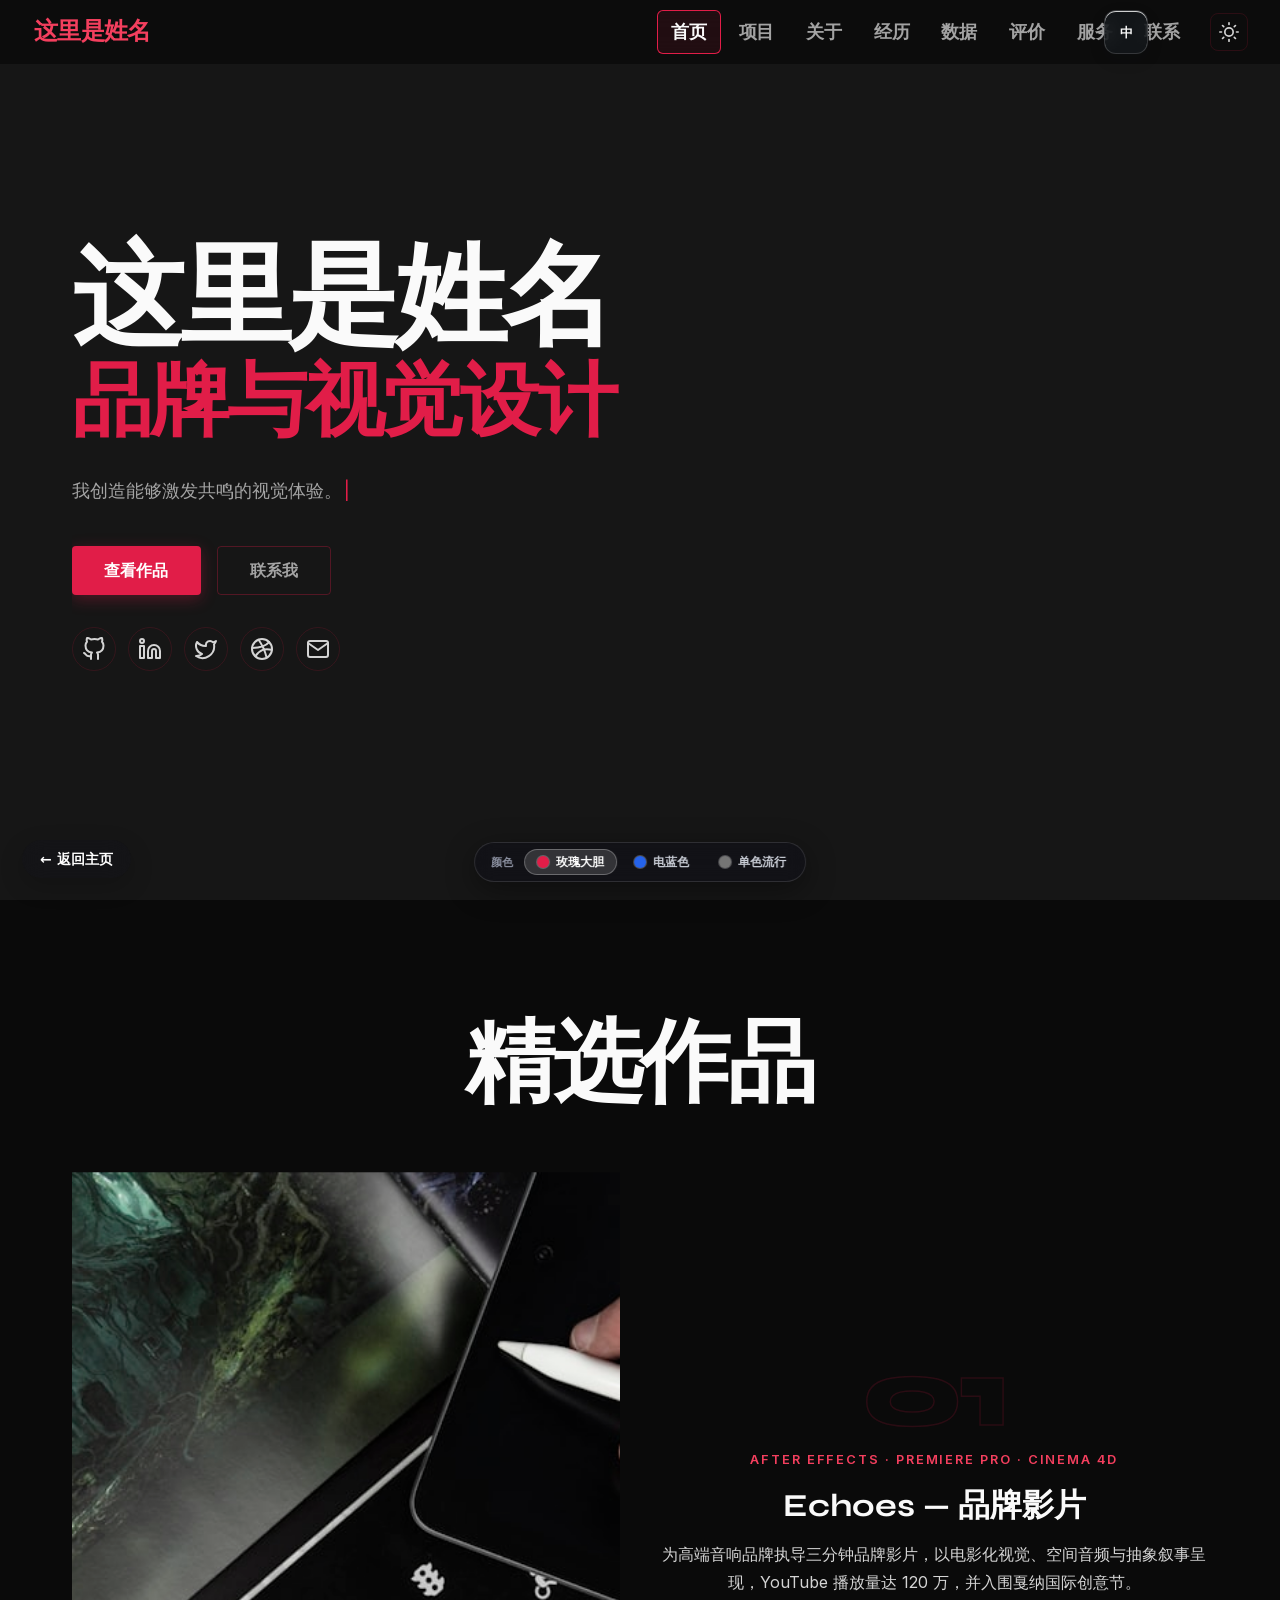
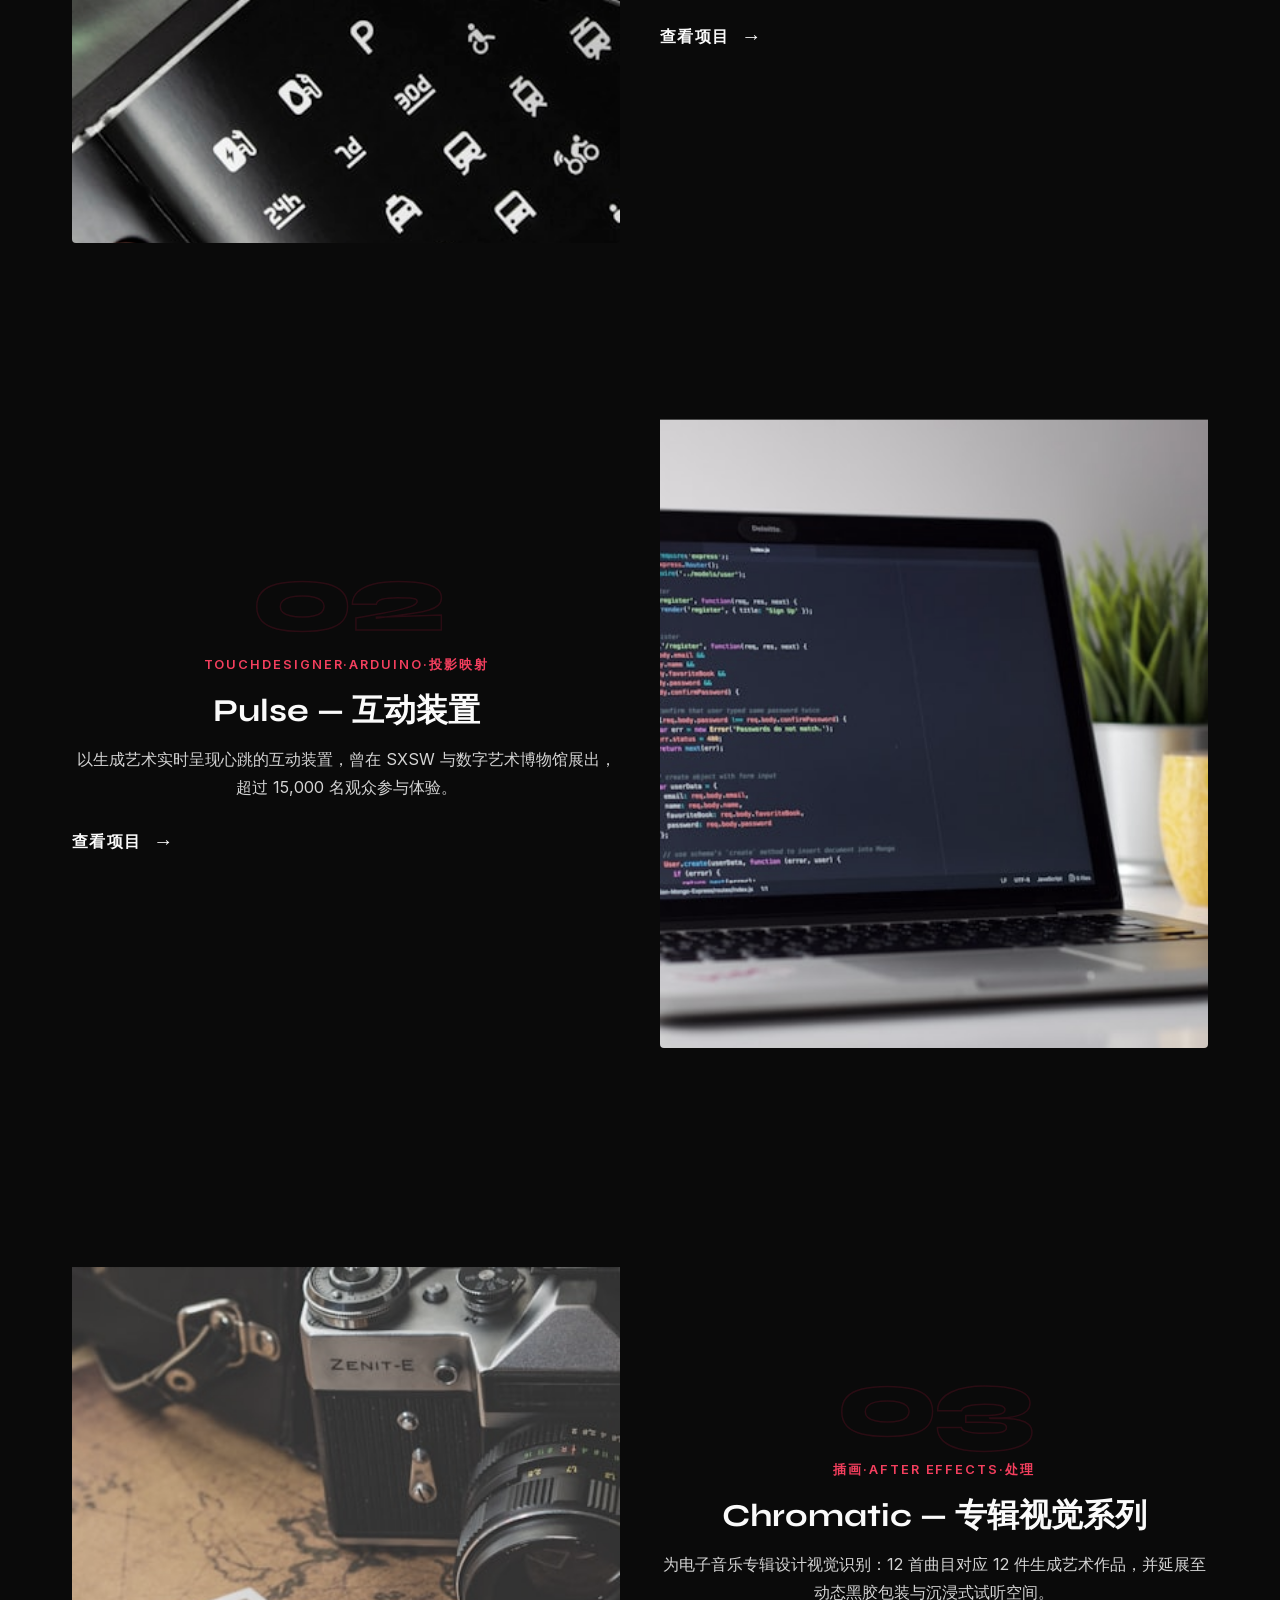
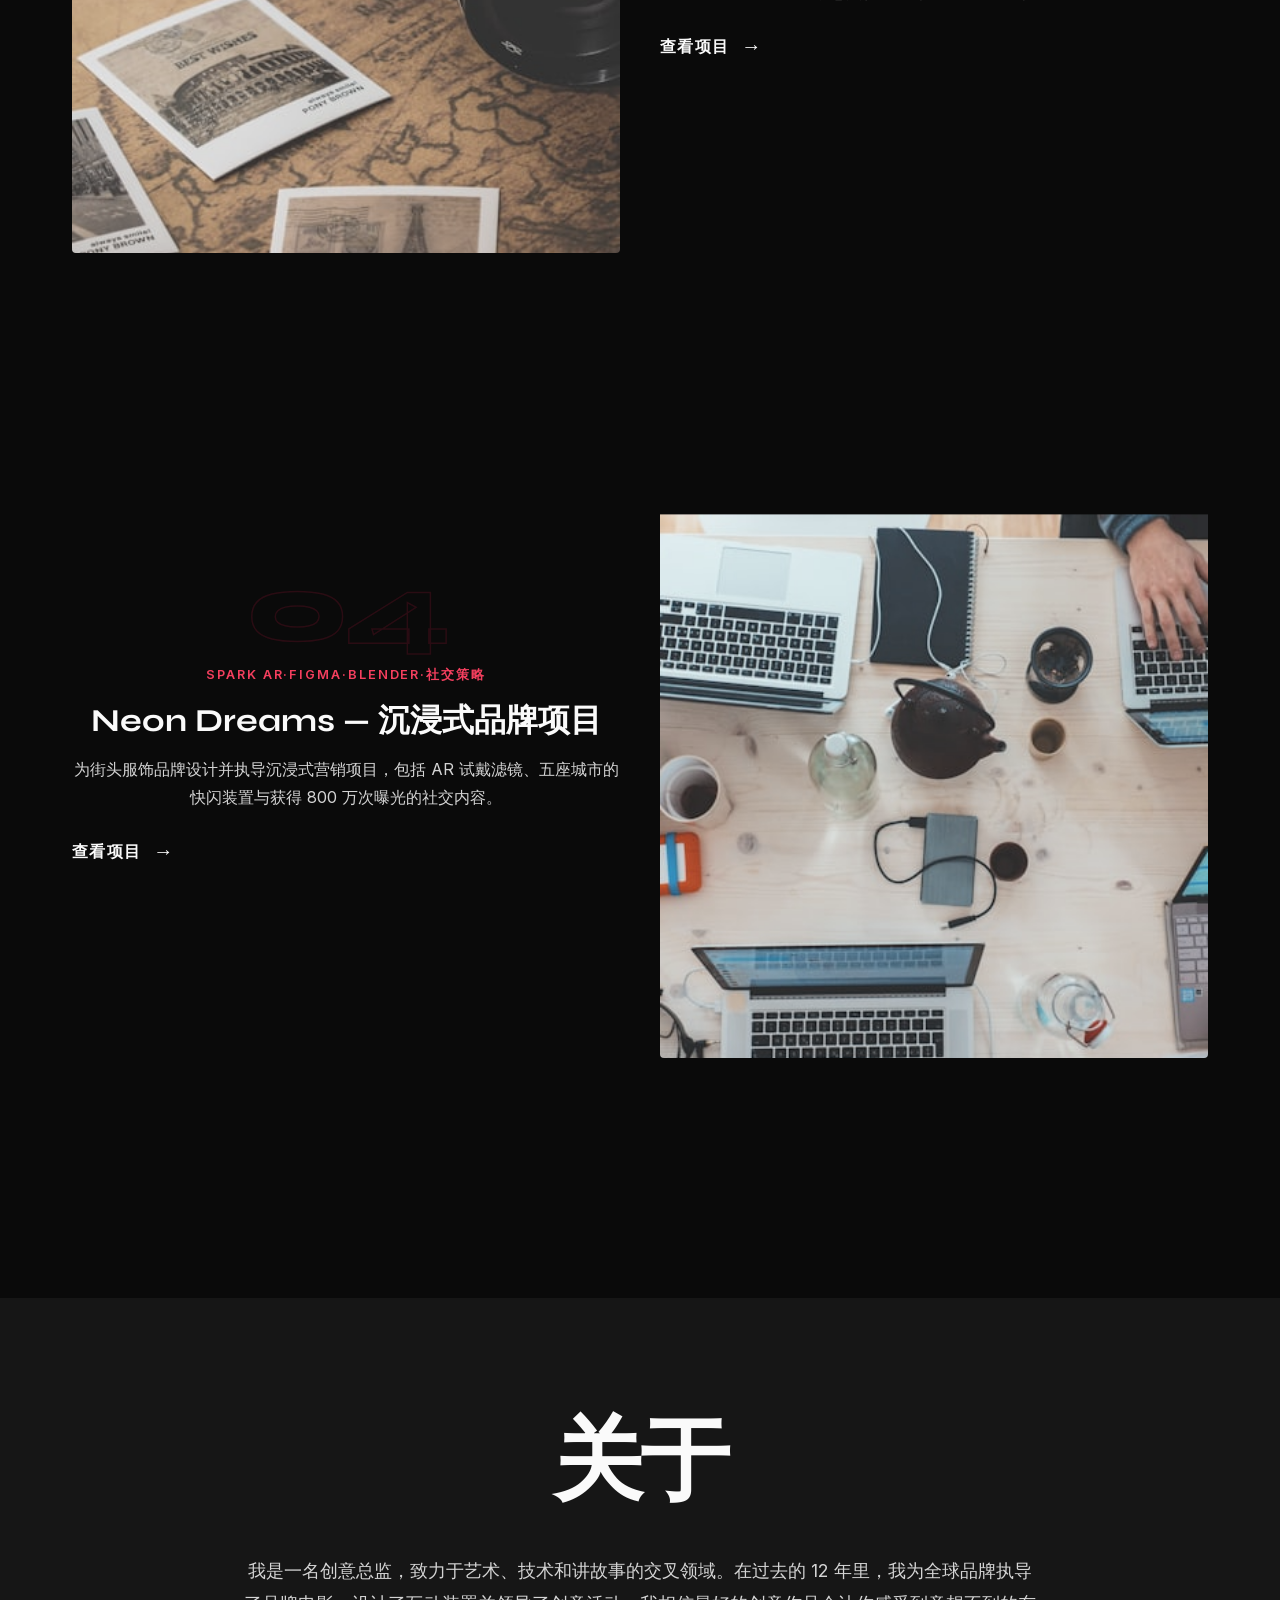
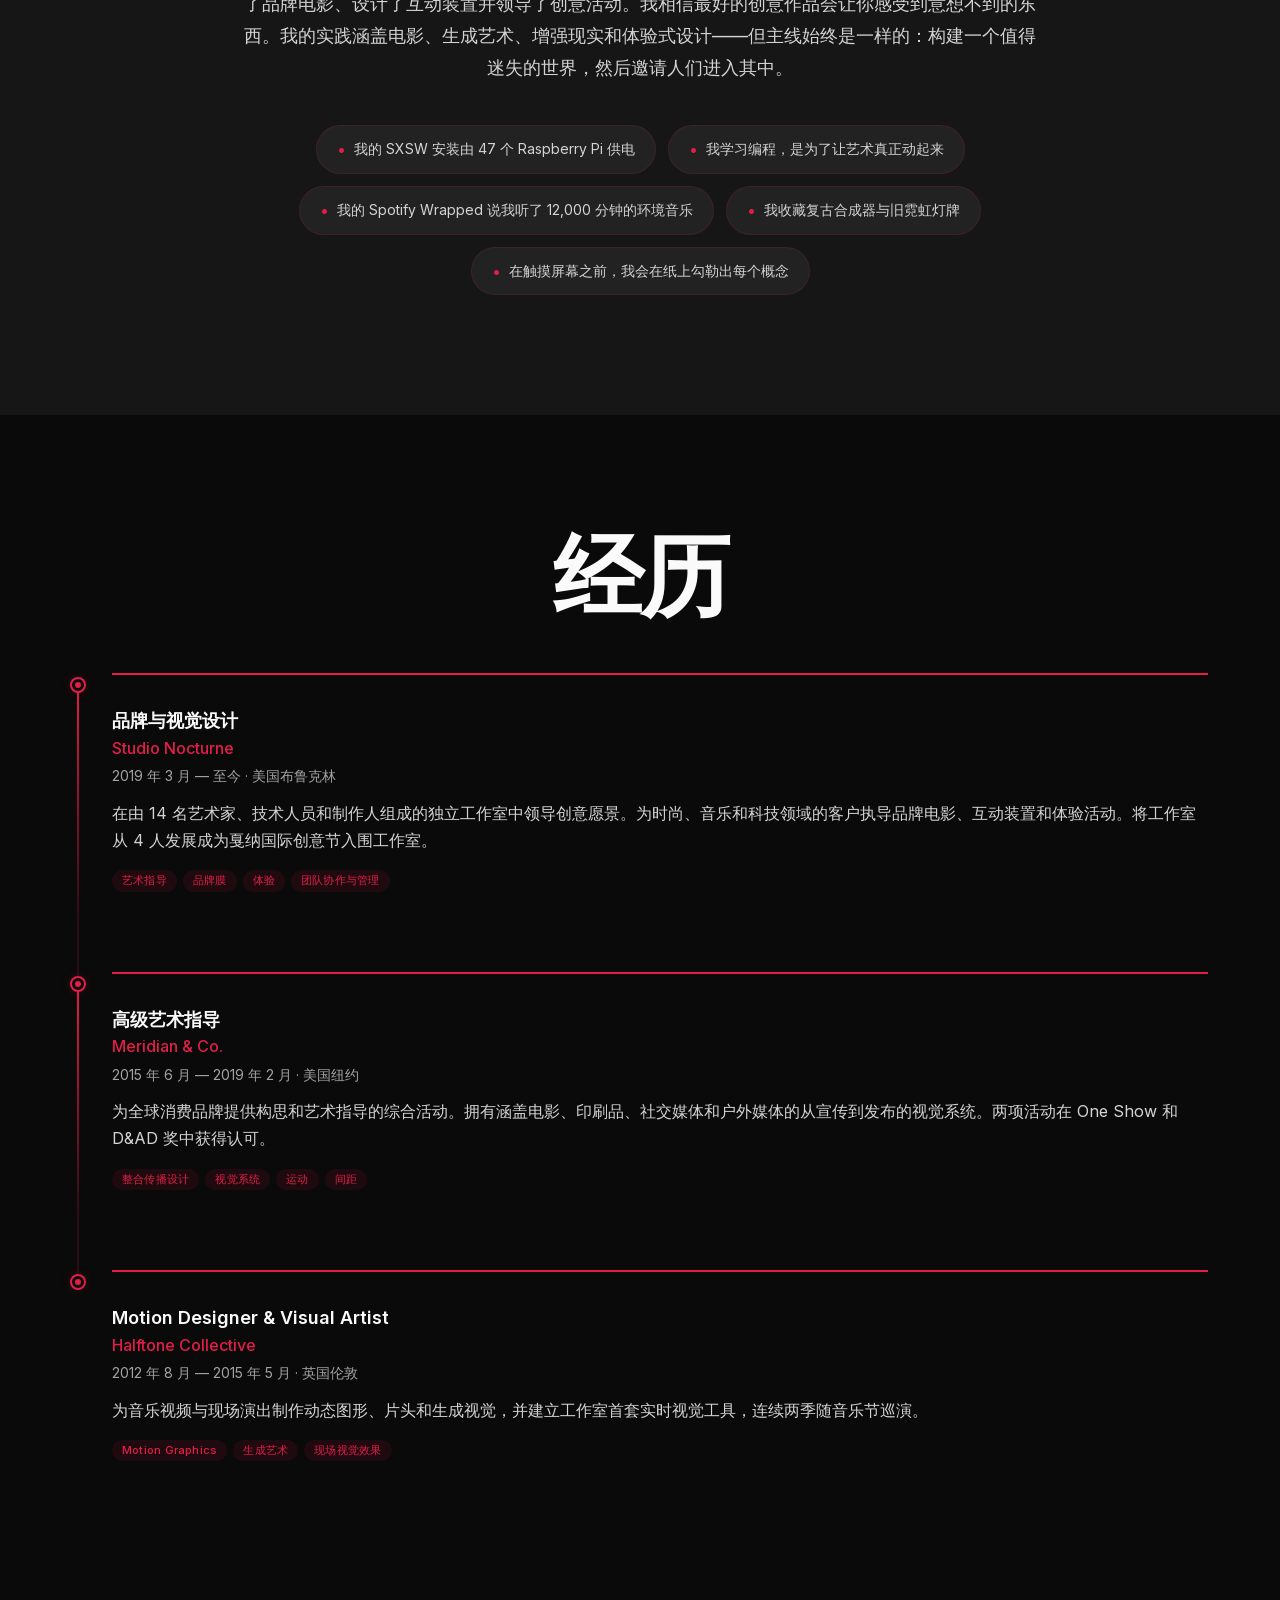
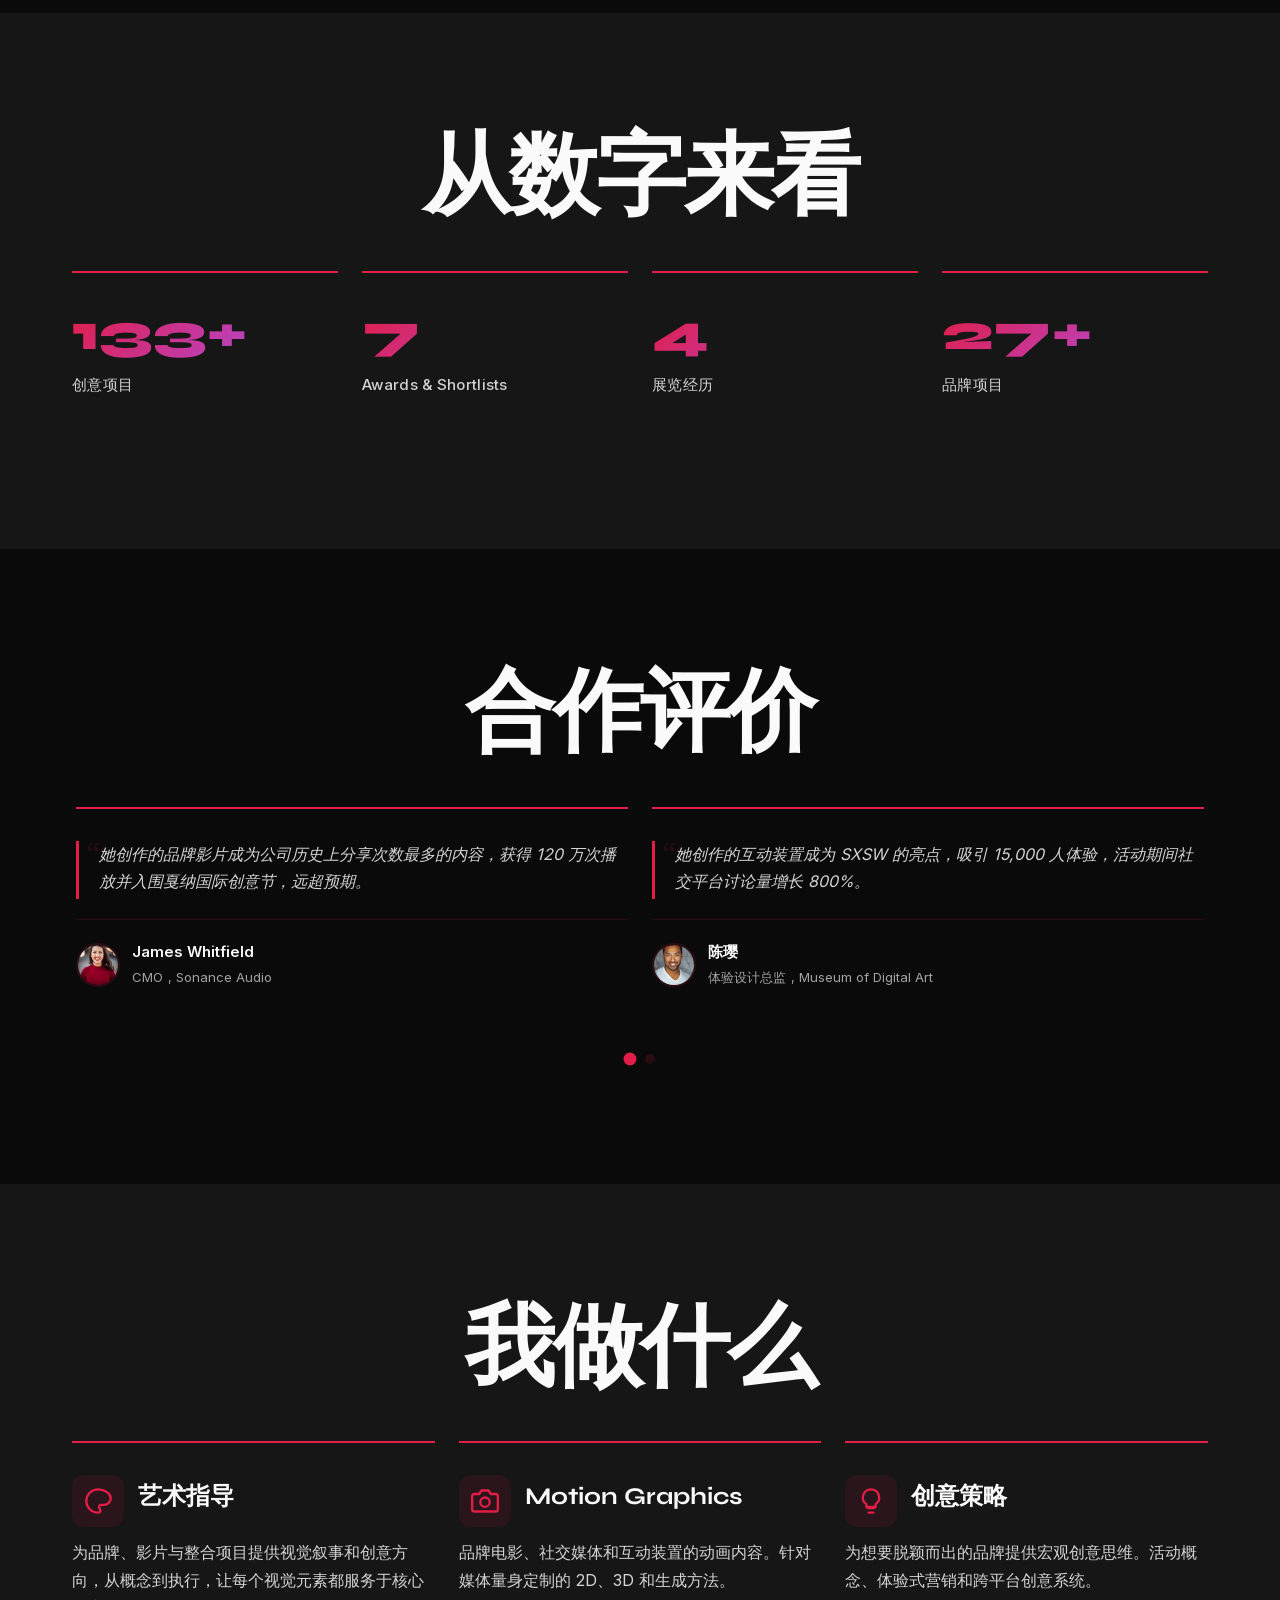
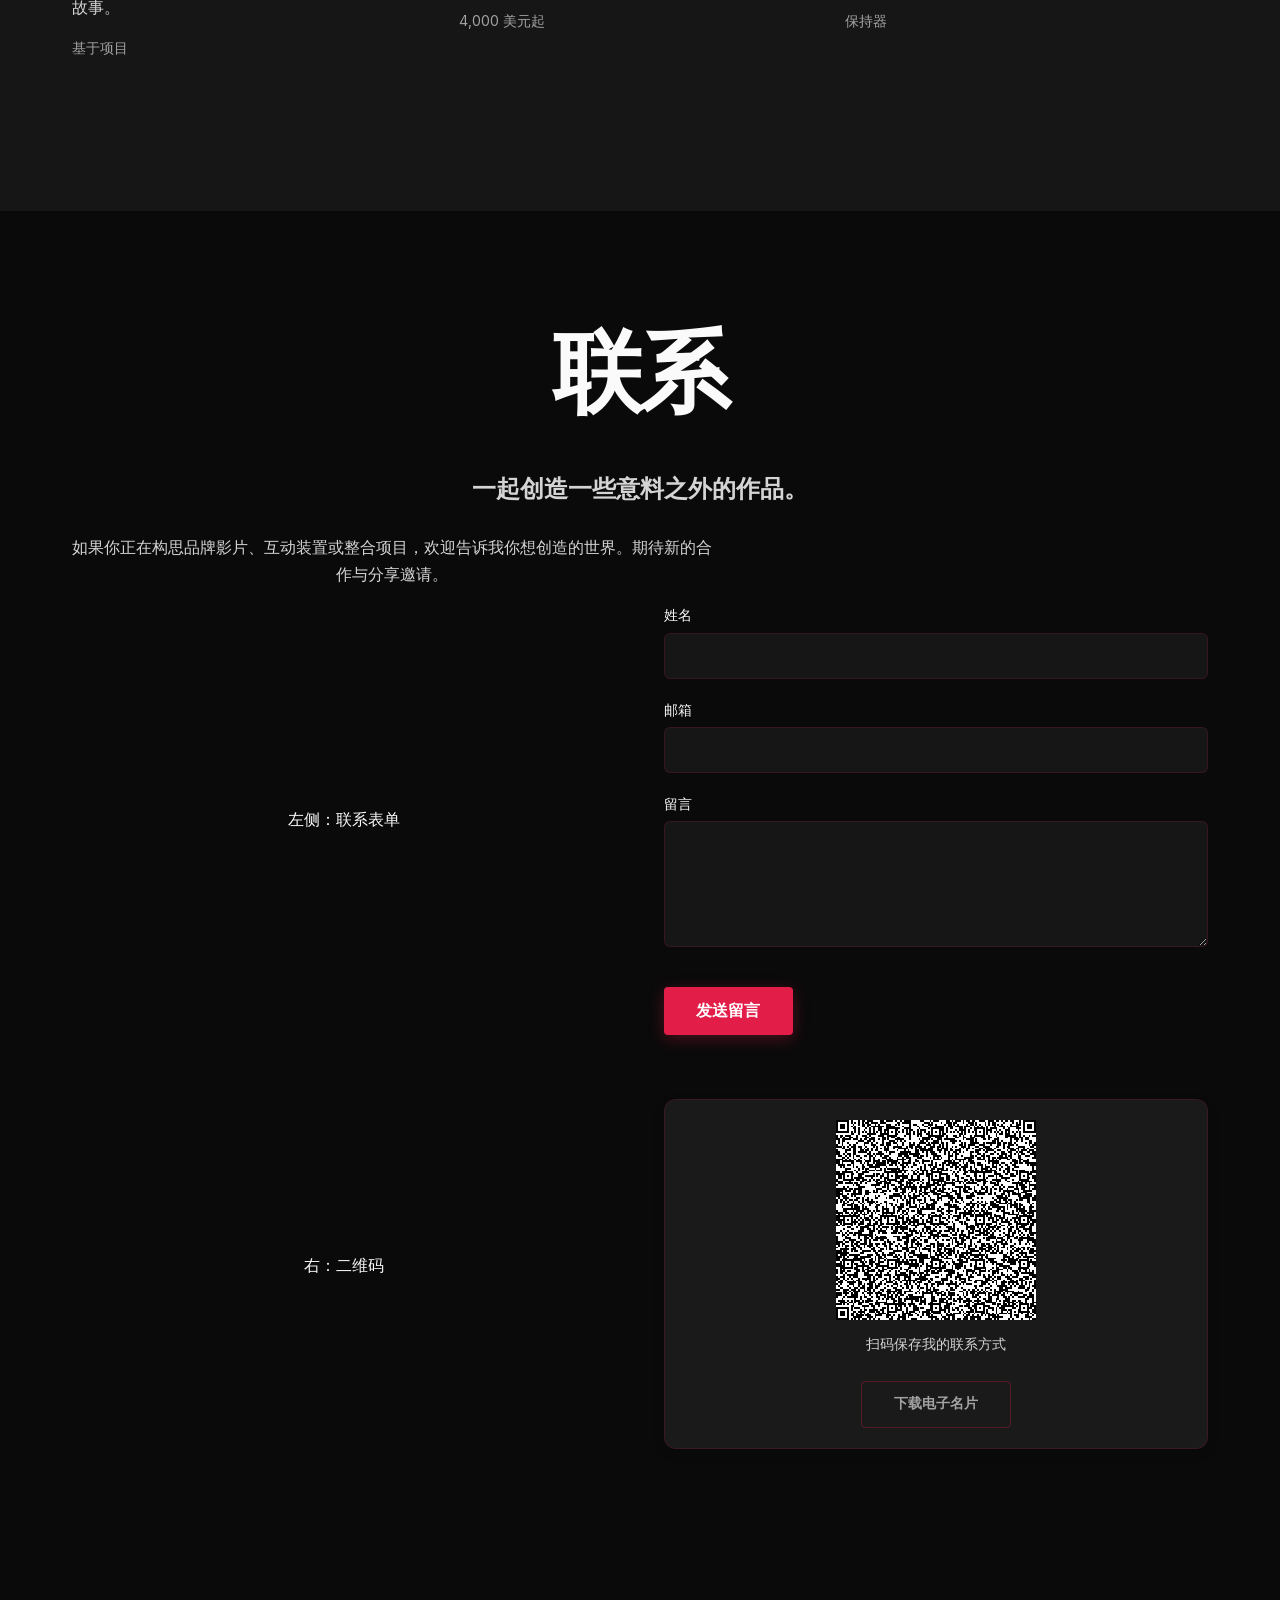
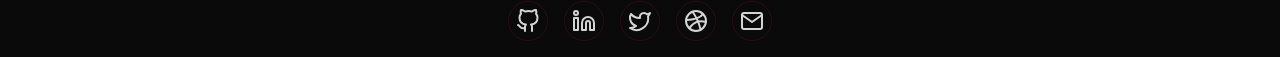
<file: services/brand/index.html>
<html lang="zh-CN">
<head>
<meta charset="utf-8"/>
<meta content="width=device-width, initial-scale=1" name="viewport"/>
<script id="animfolio-theme-bootstrap">
(function(){
  var scheme='dark';
  try { var saved=localStorage.getItem('animfolio_theme'); if(saved==='dark'||saved==='light') scheme=saved; } catch(e) {}
  document.documentElement.setAttribute('data-animfolio-pre-theme',scheme);
  document.documentElement.classList.add('animfolio-theme-booting');
  window.__animfolioInitialTheme=scheme;
})();
</script>
<style id="animfolio-theme-bootstrap-style">
html[data-animfolio-pre-theme="dark"],html[data-animfolio-pre-theme="dark"] body{background:#0A0A0A;color:#FAFAFA}
html[data-animfolio-pre-theme="light"],html[data-animfolio-pre-theme="light"] body{background:#FAFAFA;color:#0A0A0A}
html.animfolio-theme-booting .animfolio-container,html.animfolio-theme-booting .animfolio-container *{transition:none!important}
</style>

<title>品牌与视觉设计 · 这里是姓名</title>
<meta content="这里是姓名 — 品牌与视觉设计。" name="description"/>
<style>
@font-face { font-family: 'Syne'; font-style: normal; font-weight: 400 800; font-display: swap; src: url('./assets/fonts/syne-latin.woff2') format('woff2'); }
@font-face { font-family: 'Inter'; font-style: normal; font-weight: 300 700; font-display: swap; src: url('./assets/fonts/inter-latin.woff2') format('woff2'); }
@font-face { font-family: 'JetBrains Mono'; font-style: normal; font-weight: 400 700; font-display: swap; src: url('./assets/fonts/jetbrains-mono-latin.woff2') format('woff2'); }

/*# sourceURL=animfolio-fonts-local-inline-css */
</style>
<link href="./assets/css/animfolio-base.css" rel="stylesheet"/>
<link href="./assets/css/animfolio-animations.css" rel="stylesheet"/>
<link href="./assets/css/animfolio-nav.css" rel="stylesheet"/>
<link href="./assets/css/animfolio-contact.css" rel="stylesheet"/>
<link href="./assets/css/animfolio-gallery.css" rel="stylesheet"/>
<link href="./assets/css/animfolio-qr.css" rel="stylesheet"/>
<link href="./assets/css/animfolio-print.css" media="print" rel="stylesheet"/>
<link href="./assets/css/format.css" rel="stylesheet"/>
<style id="animfolio-theme-vars">
.animfolio-container {
	--animfolio-accent: #E11D48 !important;
	--animfolio-accent-hover: #d7133e !important;
	--animfolio-accent-light: rgba(225, 29, 72, 0.1) !important;
	--animfolio-accent-subtle: rgba(225, 29, 72, 0.12) !important;
	--animfolio-accent-shadow: rgba(225, 29, 72, 0.3) !important;
	--animfolio-accent-glow: rgba(225, 29, 72, 0.5) !important;
	--animfolio-secondary: #A855F7 !important;
	--animfolio-secondary-hover: #9e4bed !important;
	--animfolio-secondary-light: rgba(168, 85, 247, 0.1) !important;
	--animfolio-on-accent: #ffffff !important;
	--animfolio-on-secondary: #14110f !important;
	--animfolio-bg: #0A0A0A;
	--animfolio-bg-secondary: #161616;
	--animfolio-bg-tertiary: #1e1e1e;
	--animfolio-text: #FAFAFA;
	--animfolio-text-secondary: #a0a0a0;
	--animfolio-text-muted: #8a8a8a;
	--animfolio-border: rgba(255, 255, 255, 0.1);
	--animfolio-border-strong: rgba(255, 255, 255, 0.2);
	--animfolio-surface: #1a1a1a;
	--animfolio-surface-hover: #222222;
	--animfolio-overlay: rgba(0, 0, 0, 0.75);
	--animfolio-success: #22c55e;
	--animfolio-warning: #f59e0b;
	--animfolio-error: #ef4444;
	--animfolio-info: #3b82f6;
	--animfolio-font-heading: 'Syne', -apple-system, BlinkMacSystemFont, sans-serif;
	--animfolio-font-body: 'Inter', -apple-system, BlinkMacSystemFont, sans-serif;
	--animfolio-font-mono: 'JetBrains Mono', 'Fira Code', 'Consolas', monospace;
	--animfolio-font-size-base: 16px;
	--animfolio-font-size-h1: clamp(2.5rem, 5vw, 4rem);
	--animfolio-font-size-h2: clamp(1.75rem, 3.5vw, 2.5rem);
	--animfolio-font-size-h3: 1.5rem;
	--animfolio-font-size-h4: 1.25rem;
	--animfolio-font-weight-bold: 700;
	--animfolio-font-weight-medium: 500;
	--animfolio-line-height: 1.6;
	--animfolio-letter-spacing: 0em;
	--animfolio-container-width: 1200px;
	--animfolio-section-spacing: 100px;
	--animfolio-radius: 12px;
	--animfolio-radius-sm: 6px;
	--animfolio-radius-lg: 16px;
	--animfolio-shadow-sm: 0 1px 2px rgba(0, 0, 0, 0.1);
	--animfolio-shadow-md: 0 4px 12px rgba(0, 0, 0, 0.15);
	--animfolio-shadow-lg: 0 10px 30px rgba(0, 0, 0, 0.2);
	--animfolio-shadow-xl: 0 20px 50px rgba(0, 0, 0, 0.3);
	--animfolio-duration: 0.6s;
	--animfolio-delay: 0s;
	--animfolio-easing: cubic-bezier(0.4, 0, 0.2, 1);
	--animfolio-easing-bounce: cubic-bezier(0.34, 1.56, 0.64, 1);
	--animfolio-stagger: 0.1s;
	--animfolio-transition-fast: 150ms ease;
	--animfolio-transition-normal: 300ms ease;
	--animfolio-transition-slow: 500ms ease;
	--animfolio-z-base: 1;
	--animfolio-z-dropdown: 100;
	--animfolio-z-sticky: 200;
	--animfolio-z-nav: 300;
	--animfolio-z-modal: 400;
	--animfolio-z-lightbox: 500;
	--animfolio-z-tooltip: 600;
	--animfolio-z-cursor: 700;
}
.animfolio-container--light, .animfolio-container[data-animfolio-scheme="light"] {
	--animfolio-bg: #FAFAFA;
	--animfolio-bg-secondary: #f5f5f5;
	--animfolio-bg-tertiary: #ebebeb;
	--animfolio-text: #0A0A0A;
	--animfolio-text-secondary: #555555;
	--animfolio-text-muted: #767676;
	--animfolio-border: rgba(0, 0, 0, 0.1);
	--animfolio-border-strong: rgba(0, 0, 0, 0.2);
	--animfolio-surface: #ffffff;
	--animfolio-surface-hover: #f9f9f9;
	--animfolio-overlay: rgba(0, 0, 0, 0.5);
	--animfolio-shadow-sm: 0 1px 2px rgba(0, 0, 0, 0.05);
	--animfolio-shadow-md: 0 4px 12px rgba(0, 0, 0, 0.08);
	--animfolio-shadow-lg: 0 10px 30px rgba(0, 0, 0, 0.1);
	--animfolio-shadow-xl: 0 20px 50px rgba(0, 0, 0, 0.15);
	--animfolio-accent-light: rgba(225, 29, 72, 0.08) !important;
	--animfolio-accent-subtle: rgba(225, 29, 72, 0.05) !important;
	--animfolio-accent-shadow: rgba(225, 29, 72, 0.2) !important;
	--animfolio-accent-glow: rgba(225, 29, 72, 0.15) !important;
	--animfolio-on-accent: #ffffff !important;
	--animfolio-on-secondary: #14110f !important;
}
@media (prefers-color-scheme: light) {
	.animfolio-container--auto {
		--animfolio-bg: #FAFAFA;
		--animfolio-bg-secondary: #f5f5f5;
		--animfolio-bg-tertiary: #ebebeb;
		--animfolio-text: #0A0A0A;
		--animfolio-text-secondary: #555555;
		--animfolio-text-muted: #767676;
		--animfolio-border: rgba(0, 0, 0, 0.1);
		--animfolio-border-strong: rgba(0, 0, 0, 0.2);
		--animfolio-surface: #ffffff;
		--animfolio-surface-hover: #f9f9f9;
		--animfolio-overlay: rgba(0, 0, 0, 0.5);
		--animfolio-shadow-sm: 0 1px 2px rgba(0, 0, 0, 0.05);
		--animfolio-shadow-md: 0 4px 12px rgba(0, 0, 0, 0.08);
		--animfolio-shadow-lg: 0 10px 30px rgba(0, 0, 0, 0.1);
		--animfolio-shadow-xl: 0 20px 50px rgba(0, 0, 0, 0.15);
		--animfolio-accent-light: rgba(225, 29, 72, 0.08) !important;
		--animfolio-accent-subtle: rgba(225, 29, 72, 0.05) !important;
		--animfolio-accent-shadow: rgba(225, 29, 72, 0.2) !important;
		--animfolio-accent-glow: rgba(225, 29, 72, 0.15) !important;
		--animfolio-on-accent: #ffffff !important;
		--animfolio-on-secondary: #14110f !important;
	}
}

.animfolio-container *,.animfolio-container *::before,.animfolio-container *::after{box-sizing:border-box}html{scroll-behavior:smooth;-webkit-font-smoothing:antialiased;-moz-osx-font-smoothing:grayscale}body{margin:0;padding:0;background:#0A0A0A;color:#FAFAFA;font-family:var(--animfolio-font-body,'Inter',-apple-system,BlinkMacSystemFont,'Segoe UI',sans-serif);font-size:var(--animfolio-font-size-base,16px);line-height:var(--animfolio-line-height,1.6);overflow-x:hidden}body.admin-bar{padding-top:32px}body.admin-bar .animfolio-nav--sticky{top:32px}@media screen and (max-width:782px){body.admin-bar{padding-top:46px}body.admin-bar .animfolio-nav--sticky{top:46px}}.wp-site-blocks,.entry-content,.page-content,.post-content{all:unset;display:block}
/*# sourceURL=animfolio-base-inline-css */
</style>
<script>
document.documentElement.className+=" animfolio-js";(function(){function r(){if(window.animfolio&&window.animfolio._initialized){return;}var e=document.querySelectorAll("[data-animfolio-animate]:not(.animfolio-visible),.animfolio-stagger__item:not(.animfolio-visible)");for(var i=0;i<e.length;i++){e[i].classList.add("animfolio-visible");}}if(document.readyState==="complete"){setTimeout(r,1500);}else{window.addEventListener("load",function(){setTimeout(r,1500);});}setTimeout(r,4000);})();
//# sourceURL=animfolio-failsafe-js-after
</script>
<style>
.service-back{position:fixed;left:22px;bottom:22px;z-index:99999;padding:12px 18px;border-radius:999px;background:rgba(20,20,24,.82);color:#fff;text-decoration:none;font:600 14px/1 system-ui;backdrop-filter:blur(12px);box-shadow:0 8px 25px rgba(0,0,0,.18)}

</style><link href="../service-language.css?v=6" rel="stylesheet"/></head>
<body><button aria-label="切换为英文" aria-pressed="true" class="service-language-toggle" data-language="zh" type="button"><span aria-hidden="true" class="service-language-symbol">中</span></button><a aria-label="返回个人主页服务模块" class="service-back" href="../../#services">← 返回主页</a>
<script>window.ANIMFOLIO_CONTACT_EMAIL = "you@example.com";</script>
<div class="animfolio-container animfolio-container--dark animfolio-container--format-12 animfolio-container--one-page" data-animfolio-format="format-12-creative" data-animfolio-intensity="medium" data-animfolio-scheme="dark"><script id="animfolio-theme-apply">(function(){var c=document.currentScript.parentElement,s=window.__animfolioInitialTheme||c.getAttribute('data-animfolio-scheme');c.setAttribute('data-animfolio-scheme',s);c.classList.remove('animfolio-container--dark','animfolio-container--light');c.classList.add('animfolio-container--'+s);requestAnimationFrame(function(){requestAnimationFrame(function(){document.documentElement.classList.remove('animfolio-theme-booting')})})})();</script><a class="animfolio-skip-link" href="#hero">跳到主要内容</a><nav aria-label="作品集导航" class="animfolio-nav animfolio-nav--horizontal animfolio-nav--sticky" role="navigation"><a class="animfolio-nav__logo" href="#hero">这里是姓名</a><button aria-controls="animfolio-nav-menu" aria-expanded="false" aria-label="切换导航" class="animfolio-nav__toggle"><span aria-hidden="true" class="animfolio-nav__toggle-bar"></span><span aria-hidden="true" class="animfolio-nav__toggle-bar"></span><span aria-hidden="true" class="animfolio-nav__toggle-bar"></span></button><ul class="animfolio-nav__list" id="animfolio-nav-menu"><li class="animfolio-nav__item"><a class="animfolio-nav__link" data-animfolio-section="hero" href="#hero">首页</a></li><li class="animfolio-nav__item"><a class="animfolio-nav__link" data-animfolio-section="projects" href="#projects">项目</a></li><li class="animfolio-nav__item"><a class="animfolio-nav__link" data-animfolio-section="about" href="#about">关于</a></li><li class="animfolio-nav__item"><a class="animfolio-nav__link" data-animfolio-section="experience" href="#experience">经历</a></li><li class="animfolio-nav__item"><a class="animfolio-nav__link" data-animfolio-section="stats" href="#stats">数据</a></li><li class="animfolio-nav__item"><a class="animfolio-nav__link" data-animfolio-section="testimonials" href="#testimonials">评价</a></li><li class="animfolio-nav__item"><a class="animfolio-nav__link" data-animfolio-section="services" href="#services">服务</a></li><li class="animfolio-nav__item"><a class="animfolio-nav__link" data-animfolio-section="contact" href="#contact">联系</a></li></ul><button aria-label="切换明暗模式" class="animfolio-theme-toggle"><span aria-hidden="true" class="animfolio-theme-toggle__icon animfolio-theme-toggle__icon--sun"><svg fill="none" height="20" stroke="currentColor" stroke-linecap="round" stroke-linejoin="round" stroke-width="2" viewbox="0 0 24 24" width="20"><circle cx="12" cy="12" r="5"></circle><line x1="12" x2="12" y1="1" y2="3"></line><line x1="12" x2="12" y1="21" y2="23"></line><line x1="4.22" x2="5.64" y1="4.22" y2="5.64"></line><line x1="18.36" x2="19.78" y1="18.36" y2="19.78"></line><line x1="1" x2="3" y1="12" y2="12"></line><line x1="21" x2="23" y1="12" y2="12"></line><line x1="4.22" x2="5.64" y1="19.78" y2="18.36"></line><line x1="18.36" x2="19.78" y1="5.64" y2="4.22"></line></svg></span><span aria-hidden="true" class="animfolio-theme-toggle__icon animfolio-theme-toggle__icon--moon"><svg fill="none" height="20" stroke="currentColor" stroke-linecap="round" stroke-linejoin="round" stroke-width="2" viewbox="0 0 24 24" width="20"><path d="M21 12.79A9 9 0 1111.21 3 7 7 0 0021 12.79z"></path></svg></span></button></nav><section class="animfolio-section animfolio-section--hero animfolio-section--align-center" data-animfolio-section="hero" id="hero"><div class="animfolio-inner">
<div class="animfolio-hero">
<div class="animfolio-hero__content">
<h1 class="animfolio-hero__name" data-animfolio-animate="fade-up">这里是姓名</h1>
<h2 class="animfolio-hero__title" data-animfolio-animate="fade-up" data-animfolio-delay="0.1">品牌与视觉设计</h2>
<div class="animfolio-hero__subtitle animfolio-hero__typed" data-animfolio-animate="fade-up" data-animfolio-delay="0.2" data-animfolio-typed='["我创造能够激发共鸣的视觉体验。", "让艺术与技术相遇。", "持续探索创意边界。", "让人感受到意料之外的触动。"]'>我创造能够激发共鸣的视觉体验。</div>
<div class="animfolio-hero__cta" data-animfolio-animate="fade-up" data-animfolio-delay="0.3">
<a class="animfolio-button animfolio-button--primary animfolio-hero__cta-primary" href="#projects">
						查看作品					</a>
<a class="animfolio-button animfolio-button--secondary animfolio-hero__cta-secondary" href="#contact">
						联系我					</a>
</div>
<div class="animfolio-hero__social animfolio-social-icons animfolio-social-icons--outline" data-animfolio-animate="fade-up" data-animfolio-delay="0.4">
<a aria-label="Github" href="https://github.com/yourusername" rel="noopener noreferrer" target="_blank">
<svg aria-hidden="true" fill="none" height="24" stroke="currentColor" stroke-linecap="round" stroke-linejoin="round" stroke-width="2" viewbox="0 0 24 24" width="24" xmlns="http://www.w3.org/2000/svg"><path d="M9 19c-5 1.5-5-2.5-7-3m14 6v-3.87a3.37 3.37 0 0 0-.94-2.61c3.14-.35 6.44-1.54 6.44-7A5.44 5.44 0 0 0 20 4.77 5.07 5.07 0 0 0 19.91 1S18.73.65 16 2.48a13.38 13.38 0 0 0-7 0C6.27.65 5.09 1 5.09 1A5.07 5.07 0 0 0 5 4.77a5.44 5.44 0 0 0-1.5 3.78c0 5.42 3.3 6.61 6.44 7A3.37 3.37 0 0 0 9 18.13V22"></path></svg> <span class="animfolio-social__label">Github</span>
</a>
<a aria-label="领英" href="https://linkedin.com/in/yourusername" rel="noopener noreferrer" target="_blank">
<svg aria-hidden="true" fill="none" height="24" stroke="currentColor" stroke-linecap="round" stroke-linejoin="round" stroke-width="2" viewbox="0 0 24 24" width="24" xmlns="http://www.w3.org/2000/svg"><path d="M16 8a6 6 0 0 1 6 6v7h-4v-7a2 2 0 0 0-2-2 2 2 0 0 0-2 2v7h-4v-7a6 6 0 0 1 6-6z"></path><rect height="12" width="4" x="2" y="9"></rect><circle cx="4" cy="4" r="2"></circle></svg> <span class="animfolio-social__label">领英</span>
</a>
<a aria-label="推特" href="https://twitter.com/yourusername" rel="noopener noreferrer" target="_blank">
<svg aria-hidden="true" fill="none" height="24" stroke="currentColor" stroke-linecap="round" stroke-linejoin="round" stroke-width="2" viewbox="0 0 24 24" width="24" xmlns="http://www.w3.org/2000/svg"><path d="M22 4s-.7 2.1-2 3.4c1.6 10-9.4 17.3-18 11.6 2.2.1 4.4-.6 6-2C3 15.5.5 9.6 3 5c2.2 2.6 5.6 4.1 9 4-.9-4.2 4-6.6 7-3.8 1.1 0 3-1.2 3-1.2z"></path></svg> <span class="animfolio-social__label">推特</span>
</a>
<a aria-label="运球" href="https://dribbble.com/yourusername" rel="noopener noreferrer" target="_blank">
<svg aria-hidden="true" fill="none" height="24" stroke="currentColor" stroke-linecap="round" stroke-linejoin="round" stroke-width="2" viewbox="0 0 24 24" width="24" xmlns="http://www.w3.org/2000/svg"><circle cx="12" cy="12" r="10"></circle><path d="M8.56 2.75c4.37 6.03 6.02 9.42 8.03 17.72m2.54-15.38c-3.72 4.35-8.94 5.66-16.88 5.85m19.5 1.9c-3.5-.93-6.63-.82-8.94 0-2.58.92-5.01 2.86-7.44 6.32"></path></svg> <span class="animfolio-social__label">运球</span>
</a>
<a aria-label="邮箱" href="mailto:hello@yourdomain.com" rel="noopener noreferrer" target="_blank">
<svg aria-hidden="true" fill="none" height="24" stroke="currentColor" stroke-linecap="round" stroke-linejoin="round" stroke-width="2" viewbox="0 0 24 24" width="24" xmlns="http://www.w3.org/2000/svg"><path d="M4 4h16c1.1 0 2 .9 2 2v12c0 1.1-.9 2-2 2H4c-1.1 0-2-.9-2-2V6c0-1.1.9-2 2-2z"></path><polyline points="22,6 12,13 2,6"></polyline></svg> <span class="animfolio-social__label">邮箱</span>
</a>
</div>
</div>
</div>
</div><!-- .animfolio-inner --></section><section class="animfolio-section animfolio-section--projects animfolio-section--align-center" data-animfolio-section="projects" id="projects"><div class="animfolio-inner"><div class="animfolio-section__header"><h2 class="animfolio-section__title">精选作品</h2></div>
<div class="animfolio-project-showcase">
<article class="animfolio-project-row" data-animfolio-animate="fade-up" data-animfolio-duration="0.8">
<div class="animfolio-project-image-wrap">
<img alt="Echoes — 品牌影片" class="animfolio-project-image" decoding="async" height="1000" loading="lazy" src="./assets/images/project-design.jpg" width="800"/>
</div>
<div class="animfolio-project-info">
<span aria-hidden="true" class="animfolio-project-info__index">01</span>
<p class="animfolio-project-info__category">After Effects · Premiere Pro · Cinema 4D</p>
<h3 class="animfolio-project-info__title">Echoes — 品牌影片</h3>
<div class="animfolio-project-info__text"><p>为高端音响品牌执导三分钟品牌影片，以电影化视觉、空间音频与抽象叙事呈现，YouTube 播放量达 120 万，并入围戛纳国际创意节。</p>
</div>
<a class="animfolio-project-info__link" href="#" rel="noopener noreferrer" target="_blank">
<span class="animfolio-project-info__link-label">查看项目</span>
<span aria-hidden="true" class="animfolio-project-info__link-arrow">→</span>
</a>
</div>
</article>
<article class="animfolio-project-row" data-animfolio-animate="fade-up" data-animfolio-duration="0.8">
<div class="animfolio-project-image-wrap">
<img alt="Pulse — 互动装置" class="animfolio-project-image" decoding="async" height="1000" loading="lazy" src="./assets/images/project-tech.jpg" width="800"/>
</div>
<div class="animfolio-project-info">
<span aria-hidden="true" class="animfolio-project-info__index">02</span>
<p class="animfolio-project-info__category">TouchDesigner·Arduino·投影映射</p>
<h3 class="animfolio-project-info__title">Pulse — 互动装置</h3>
<div class="animfolio-project-info__text"><p>以生成艺术实时呈现心跳的互动装置，曾在 SXSW 与数字艺术博物馆展出，超过 15,000 名观众参与体验。</p>
</div>
<a class="animfolio-project-info__link" href="#" rel="noopener noreferrer" target="_blank">
<span class="animfolio-project-info__link-label">查看项目</span>
<span aria-hidden="true" class="animfolio-project-info__link-arrow">→</span>
</a>
</div>
</article>
<article class="animfolio-project-row" data-animfolio-animate="fade-up" data-animfolio-duration="0.8">
<div class="animfolio-project-image-wrap">
<img alt="Chromatic — 专辑视觉系列" class="animfolio-project-image" decoding="async" height="1000" loading="lazy" src="./assets/images/project-photo.jpg" width="800"/>
</div>
<div class="animfolio-project-info">
<span aria-hidden="true" class="animfolio-project-info__index">03</span>
<p class="animfolio-project-info__category">插画·After Effects·处理</p>
<h3 class="animfolio-project-info__title">Chromatic — 专辑视觉系列</h3>
<div class="animfolio-project-info__text"><p>为电子音乐专辑设计视觉识别：12 首曲目对应 12 件生成艺术作品，并延展至动态黑胶包装与沉浸式试听空间。</p>
</div>
<a class="animfolio-project-info__link" href="#" rel="noopener noreferrer" target="_blank">
<span class="animfolio-project-info__link-label">查看项目</span>
<span aria-hidden="true" class="animfolio-project-info__link-arrow">→</span>
</a>
</div>
</article>
<article class="animfolio-project-row" data-animfolio-animate="fade-up" data-animfolio-duration="0.8">
<div class="animfolio-project-image-wrap">
<img alt="Neon Dreams — 沉浸式品牌项目" class="animfolio-project-image" decoding="async" height="1000" loading="lazy" src="./assets/images/project-startup.jpg" width="800"/>
</div>
<div class="animfolio-project-info">
<span aria-hidden="true" class="animfolio-project-info__index">04</span>
<p class="animfolio-project-info__category">Spark AR·Figma·Blender·社交策略</p>
<h3 class="animfolio-project-info__title">Neon Dreams — 沉浸式品牌项目</h3>
<div class="animfolio-project-info__text"><p>为街头服饰品牌设计并执导沉浸式营销项目，包括 AR 试戴滤镜、五座城市的快闪装置与获得 800 万次曝光的社交内容。</p>
</div>
<a class="animfolio-project-info__link" href="#" rel="noopener noreferrer" target="_blank">
<span class="animfolio-project-info__link-label">查看项目</span>
<span aria-hidden="true" class="animfolio-project-info__link-arrow">→</span>
</a>
</div>
</article>
</div>
</div><!-- .animfolio-inner --></section><section class="animfolio-section animfolio-section--about animfolio-section--align-center" data-animfolio-section="about" id="about"><div class="animfolio-inner"><div class="animfolio-section__header"><h2 class="animfolio-section__title">关于</h2></div><div class="animfolio-about" data-animfolio-animate="fade-up">
<div class="animfolio-about__bio">我是一名创意总监，致力于艺术、技术和讲故事的交叉领域。在过去的 12 年里，我为全球品牌执导了品牌电影、设计了互动装置并领导了创意活动。我相信最好的创意作品会让你感受到意想不到的东西。我的实践涵盖电影、生成艺术、增强现实和体验式设计——但主线始终是一样的：构建一个值得迷失的世界，然后邀请人们进入其中。</div>
<div class="animfolio-about__fun-facts animfolio-stagger" data-animfolio-stagger="0.1">
<div class="animfolio-about__fun-fact animfolio-stagger__item">
					我的 SXSW 安装由 47 个 Raspberry Pi 供电				</div>
<div class="animfolio-about__fun-fact animfolio-stagger__item">
					我学习编程，是为了让艺术真正动起来				</div>
<div class="animfolio-about__fun-fact animfolio-stagger__item">
					我的 Spotify Wrapped 说我听了 12,000 分钟的环境音乐				</div>
<div class="animfolio-about__fun-fact animfolio-stagger__item">
					我收藏复古合成器与旧霓虹灯牌				</div>
<div class="animfolio-about__fun-fact animfolio-stagger__item">
					在触摸屏幕之前，我会在纸上勾勒出每个概念				</div>
</div>
</div>
</div><!-- .animfolio-inner --></section><section class="animfolio-section animfolio-section--experience animfolio-section--align-center" data-animfolio-section="experience" id="experience"><div class="animfolio-inner"><div class="animfolio-section__header"><h2 class="animfolio-section__title">经历</h2></div>
<div class="animfolio-timeline animfolio-stagger" data-animfolio-animate="fade-up" data-animfolio-stagger="0.1">
<div class="animfolio-timeline__line"></div>
<div class="animfolio-timeline__item animfolio-stagger__item" data-animfolio-animate="fade-up" data-animfolio-delay="0.0">
<div class="animfolio-timeline__dot"></div>
<div class="animfolio-timeline__content animfolio-card animfolio-card--bordered">
<div class="animfolio-timeline__role">品牌与视觉设计</div>
<div class="animfolio-timeline__company">Studio Nocturne</div>
<div class="animfolio-timeline__date">
					2019 年 3 月 — 至今 · 美国布鲁克林									</div>
<div class="animfolio-timeline__description">在由 14 名艺术家、技术人员和制作人组成的独立工作室中领导创意愿景。为时尚、音乐和科技领域的客户执导品牌电影、互动装置和体验活动。将工作室从 4 人发展成为戛纳国际创意节入围工作室。</div>
<div class="animfolio-timeline__tags animfolio-card__tags">
<span class="animfolio-card__tag">艺术指导</span>
<span class="animfolio-card__tag">品牌膜</span>
<span class="animfolio-card__tag">体验</span>
<span class="animfolio-card__tag">团队协作与管理</span>
</div>
</div>
</div>
<div class="animfolio-timeline__item animfolio-stagger__item" data-animfolio-animate="fade-up" data-animfolio-delay="0.1">
<div class="animfolio-timeline__dot"></div>
<div class="animfolio-timeline__content animfolio-card animfolio-card--bordered">
<div class="animfolio-timeline__role">高级艺术指导</div>
<div class="animfolio-timeline__company">Meridian &amp; Co.</div>
<div class="animfolio-timeline__date">
					2015 年 6 月 — 2019 年 2 月 · 美国纽约									</div>
<div class="animfolio-timeline__description">为全球消费品牌提供构思和艺术指导的综合活动。拥有涵盖电影、印刷品、社交媒体和户外媒体的从宣传到发布的视觉系统。两项活动在 One Show 和 D&amp;AD 奖中获得认可。</div>
<div class="animfolio-timeline__tags animfolio-card__tags">
<span class="animfolio-card__tag">整合传播设计</span>
<span class="animfolio-card__tag">视觉系统</span>
<span class="animfolio-card__tag">运动</span>
<span class="animfolio-card__tag">间距</span>
</div>
</div>
</div>
<div class="animfolio-timeline__item animfolio-stagger__item" data-animfolio-animate="fade-up" data-animfolio-delay="0.2">
<div class="animfolio-timeline__dot"></div>
<div class="animfolio-timeline__content animfolio-card animfolio-card--bordered">
<div class="animfolio-timeline__role">Motion Designer &amp; Visual Artist</div>
<div class="animfolio-timeline__company">Halftone Collective</div>
<div class="animfolio-timeline__date">
					2012 年 8 月 — 2015 年 5 月 · 英国伦敦									</div>
<div class="animfolio-timeline__description">为音乐视频与现场演出制作动态图形、片头和生成视觉，并建立工作室首套实时视觉工具，连续两季随音乐节巡演。</div>
<div class="animfolio-timeline__tags animfolio-card__tags">
<span class="animfolio-card__tag">Motion Graphics</span>
<span class="animfolio-card__tag">生成艺术</span>
<span class="animfolio-card__tag">现场视觉效果</span>
</div>
</div>
</div>
</div>
</div><!-- .animfolio-inner --></section><section class="animfolio-section animfolio-section--stats animfolio-section--align-center" data-animfolio-section="stats" id="stats"><div class="animfolio-inner"><div class="animfolio-section__header"><h2 class="animfolio-section__title">从数字来看</h2></div><div class="animfolio-stats animfolio-stagger" data-animfolio-stagger="0.15">
<div class="animfolio-stat animfolio-card animfolio-card--bordered animfolio-stagger__item">
<span class="animfolio-stat__number" data-animfolio-counter="150" data-animfolio-decimals="0" data-animfolio-prefix="" data-animfolio-suffix="+">150+</span>
<span class="animfolio-stat__label">创意项目</span>
</div>
<div class="animfolio-stat animfolio-card animfolio-card--bordered animfolio-stagger__item">
<span class="animfolio-stat__number" data-animfolio-counter="8" data-animfolio-decimals="0" data-animfolio-prefix="" data-animfolio-suffix="">8</span>
<span class="animfolio-stat__label">Awards &amp; Shortlists</span>
</div>
<div class="animfolio-stat animfolio-card animfolio-card--bordered animfolio-stagger__item">
<span class="animfolio-stat__number" data-animfolio-counter="5" data-animfolio-decimals="0" data-animfolio-prefix="" data-animfolio-suffix="">5</span>
<span class="animfolio-stat__label">展览经历</span>
</div>
<div class="animfolio-stat animfolio-card animfolio-card--bordered animfolio-stagger__item">
<span class="animfolio-stat__number" data-animfolio-counter="30" data-animfolio-decimals="0" data-animfolio-prefix="" data-animfolio-suffix="+">30+</span>
<span class="animfolio-stat__label">品牌项目</span>
</div>
</div>
</div><!-- .animfolio-inner --></section><section class="animfolio-section animfolio-section--testimonials animfolio-section--align-center" data-animfolio-section="testimonials" id="testimonials"><div class="animfolio-inner"><div class="animfolio-section__header"><h2 class="animfolio-section__title">合作评价</h2></div><div class="animfolio-testimonials-carousel" data-animfolio-animate="fade-up">
<div class="animfolio-testimonials-carousel__track" id="animfolio-testimonials-track">
<div class="animfolio-testimonials-carousel__slide" id="testimonial-slide-0">
<div class="animfolio-testimonial animfolio-card animfolio-card--bordered">
<blockquote class="animfolio-testimonial__quote">她创作的品牌影片成为公司历史上分享次数最多的内容，获得 120 万次播放并入围戛纳国际创意节，远超预期。</blockquote>
<div class="animfolio-card__footer">
<img alt="James Whitfield" class="animfolio-testimonial__photo" decoding="async" height="40" loading="lazy" src="./assets/images/avatar-1.jpg" width="40"/>
<div>
<strong class="animfolio-testimonial__author">James Whitfield</strong>
<span class="animfolio-testimonial__role">CMO</span>
<span class="animfolio-testimonial__company">, Sonance Audio</span>
</div>
</div>
</div>
<div class="animfolio-testimonial animfolio-card animfolio-card--bordered">
<blockquote class="animfolio-testimonial__quote">她创作的互动装置成为 SXSW 的亮点，吸引 15,000 人体验，活动期间社交平台讨论量增长 800%。</blockquote>
<div class="animfolio-card__footer">
<img alt="Maya Chen" class="animfolio-testimonial__photo" decoding="async" height="40" loading="lazy" src="./assets/images/avatar-2.jpg" width="40"/>
<div>
<strong class="animfolio-testimonial__author">陈璎</strong>
<span class="animfolio-testimonial__role">体验设计总监</span>
<span class="animfolio-testimonial__company">, Museum of Digital Art</span>
</div>
</div>
</div>
</div>
<div class="animfolio-testimonials-carousel__slide animfolio-testimonials-carousel__slide--single" id="testimonial-slide-1">
<div class="animfolio-testimonial animfolio-card animfolio-card--bordered">
<blockquote class="animfolio-testimonial__quote">她能从多数创作者忽略的维度思考，把 AR 滤镜、实体装置与数字活动整合成统一的品牌体验。</blockquote>
<div class="animfolio-card__footer">
<img alt="Andre Baptiste" class="animfolio-testimonial__photo" decoding="async" height="40" loading="lazy" src="./assets/images/avatar-3.jpg" width="40"/>
<div>
<strong class="animfolio-testimonial__author">安德烈·巴蒂斯特</strong>
<span class="animfolio-testimonial__role">品牌总监</span>
<span class="animfolio-testimonial__company">, StreetCulture Apparel</span>
</div>
</div>
</div>
</div>
</div>
<div class="animfolio-testimonials-carousel__dots">
<a aria-label="第 1 页" class="animfolio-testimonials-carousel__dot animfolio-testimonials-carousel__dot--active" href="#testimonial-slide-0"></a>
<a aria-label="第 2 页" class="animfolio-testimonials-carousel__dot" href="#testimonial-slide-1"></a>
</div>
</div>
</div><!-- .animfolio-inner --></section><section class="animfolio-section animfolio-section--services animfolio-section--align-center" data-animfolio-section="services" id="services"><div class="animfolio-inner"><div class="animfolio-section__header"><h2 class="animfolio-section__title">我做什么</h2></div><div class="animfolio-grid animfolio-grid--3 animfolio-stagger" data-animfolio-stagger="0.1">
<div class="animfolio-service animfolio-card animfolio-card--bordered animfolio-stagger__item">
<div class="animfolio-service__head">
<div class="animfolio-card__icon animfolio-service__icon">
<svg aria-hidden="true" fill="none" height="28" stroke="currentColor" stroke-linecap="round" stroke-linejoin="round" stroke-width="2" viewbox="0 0 24 24" width="28" xmlns="http://www.w3.org/2000/svg"><path d="M12 2C6.48 2 2 6.48 2 12s4.48 10 10 10c1.1 0 2-.9 2-2 0-.53-.21-1.01-.55-1.36-.34-.36-.55-.84-.55-1.37 0-1.1.9-2 2-2h2.36c3.07 0 5.64-2.57 5.64-5.64C22.91 5.78 18.05 2 12 2z"></path></svg> </div>
<h3 class="animfolio-card__title animfolio-service__title">艺术指导</h3>
</div>
<p class="animfolio-card__body">为品牌、影片与整合项目提供视觉叙事和创意方向，从概念到执行，让每个视觉元素都服务于核心故事。</p>
<span class="animfolio-card__meta">基于项目</span>
</div>
<div class="animfolio-service animfolio-card animfolio-card--bordered animfolio-stagger__item">
<div class="animfolio-service__head">
<div class="animfolio-card__icon animfolio-service__icon">
<svg aria-hidden="true" fill="none" height="28" stroke="currentColor" stroke-linecap="round" stroke-linejoin="round" stroke-width="2" viewbox="0 0 24 24" width="28" xmlns="http://www.w3.org/2000/svg"><path d="M23 19a2 2 0 0 1-2 2H3a2 2 0 0 1-2-2V8a2 2 0 0 1 2-2h4l2-3h6l2 3h4a2 2 0 0 1 2 2z"></path><circle cx="12" cy="13" r="4"></circle></svg> </div>
<h3 class="animfolio-card__title animfolio-service__title">Motion Graphics</h3>
</div>
<p class="animfolio-card__body">品牌电影、社交媒体和互动装置的动画内容。针对媒体量身定制的 2D、3D 和生成方法。</p>
<span class="animfolio-card__meta">4,000 美元起</span>
</div>
<div class="animfolio-service animfolio-card animfolio-card--bordered animfolio-stagger__item">
<div class="animfolio-service__head">
<div class="animfolio-card__icon animfolio-service__icon">
<svg aria-hidden="true" fill="none" height="28" stroke="currentColor" stroke-linecap="round" stroke-linejoin="round" stroke-width="2" viewbox="0 0 24 24" width="28" xmlns="http://www.w3.org/2000/svg"><path d="M9 18h6M10 22h4M12 2a7 7 0 0 0-4 12.7V17h8v-2.3A7 7 0 0 0 12 2z"></path></svg> </div>
<h3 class="animfolio-card__title animfolio-service__title">创意策略</h3>
</div>
<p class="animfolio-card__body">为想要脱颖而出的品牌提供宏观创意思维。活动概念、体验式营销和跨平台创意系统。</p>
<span class="animfolio-card__meta">保持器</span>
</div>
</div>
</div><!-- .animfolio-inner --></section><section class="animfolio-section animfolio-section--contact animfolio-section--align-center" data-animfolio-section="contact" id="contact"><div class="animfolio-inner"><div class="animfolio-section__header"><h2 class="animfolio-section__title">联系</h2></div><div class="animfolio-contact" data-animfolio-animate="fade-up">
<p class="animfolio-contact__heading">一起创造一些意料之外的作品。</p>
<p class="animfolio-contact__description">如果你正在构思品牌影片、互动装置或整合项目，欢迎告诉我你想创造的世界。期待新的合作与分享邀请。</p>
<div class="animfolio-contact__layout">
 左侧：联系表单 
<div class="animfolio-contact__form-wrapper">
<form class="animfolio-form" novalidate="">
<div class="animfolio-form__group">
<label class="animfolio-form__label" for="animfolio-name">姓名</label>
<input aria-required="true" class="animfolio-form__input" id="animfolio-name" name="name" required="" type="text"/>
<span class="animfolio-form__error">请填写姓名。</span>
</div>
<div class="animfolio-form__group">
<label class="animfolio-form__label" for="animfolio-email">邮箱</label>
<input aria-required="true" class="animfolio-form__input" id="animfolio-email" name="email" required="" type="email"/>
<span class="animfolio-form__error">请填写有效邮箱。</span>
</div>
<div class="animfolio-form__group">
<label class="animfolio-form__label" for="animfolio-message">留言</label>
<textarea aria-required="true" class="animfolio-form__textarea" id="animfolio-message" name="message" required="" rows="5"></textarea>
<span class="animfolio-form__error">请填写留言内容。</span>
</div>
<div class="animfolio-form__honeypot">
<input autocomplete="off" name="animfolio_hp" tabindex="-1" type="text"/>
</div>
<input name="animfolio_ts" type="hidden" value=""/>
<input name="animfolio_js" type="hidden" value=""/>
<div class="animfolio-form__success">谢谢！我会尽快回复您。</div>
<button class="animfolio-button animfolio-button--primary animfolio-form__submit" type="submit">
						发送留言					</button>
</form>
</div>
 右：二维码 
<div class="animfolio-contact__qr-wrapper"><div class="animfolio-qr" data-animfolio-qr="" data-animfolio-vcard="[base64]"><div class="animfolio-qr__code" style="width:200px;height:200px"></div><p class="animfolio-qr__caption">扫码保存我的联系方式</p><a class="animfolio-qr__download animfolio-button animfolio-button--secondary" download="" href="./assets/contact.vcf">下载电子名片</a></div></div> </div>
</div>
</div><!-- .animfolio-inner --></section><button aria-label="返回顶部" class="animfolio-back-to-top"><svg fill="none" height="20" viewbox="0 0 20 20" width="20"><path d="M10 15V5M10 5L5 10M10 5L15 10" stroke="currentColor" stroke-linecap="round" stroke-linejoin="round" stroke-width="2"></path></svg></button><div class="animfolio-progress"><div class="animfolio-progress__bar"></div></div><div class="animfolio-footer-social animfolio-social-icons animfolio-social-icons--outline"><a aria-label="Github" href="https://github.com/yourusername" rel="noopener noreferrer" target="_blank"><svg aria-hidden="true" fill="none" height="24" stroke="currentColor" stroke-linecap="round" stroke-linejoin="round" stroke-width="2" viewbox="0 0 24 24" width="24" xmlns="http://www.w3.org/2000/svg"><path d="M9 19c-5 1.5-5-2.5-7-3m14 6v-3.87a3.37 3.37 0 0 0-.94-2.61c3.14-.35 6.44-1.54 6.44-7A5.44 5.44 0 0 0 20 4.77 5.07 5.07 0 0 0 19.91 1S18.73.65 16 2.48a13.38 13.38 0 0 0-7 0C6.27.65 5.09 1 5.09 1A5.07 5.07 0 0 0 5 4.77a5.44 5.44 0 0 0-1.5 3.78c0 5.42 3.3 6.61 6.44 7A3.37 3.37 0 0 0 9 18.13V22"></path></svg><span class="animfolio-social__label">Github</span></a><a aria-label="领英" href="https://linkedin.com/in/yourusername" rel="noopener noreferrer" target="_blank"><svg aria-hidden="true" fill="none" height="24" stroke="currentColor" stroke-linecap="round" stroke-linejoin="round" stroke-width="2" viewbox="0 0 24 24" width="24" xmlns="http://www.w3.org/2000/svg"><path d="M16 8a6 6 0 0 1 6 6v7h-4v-7a2 2 0 0 0-2-2 2 2 0 0 0-2 2v7h-4v-7a6 6 0 0 1 6-6z"></path><rect height="12" width="4" x="2" y="9"></rect><circle cx="4" cy="4" r="2"></circle></svg><span class="animfolio-social__label">领英</span></a><a aria-label="推特" href="https://twitter.com/yourusername" rel="noopener noreferrer" target="_blank"><svg aria-hidden="true" fill="none" height="24" stroke="currentColor" stroke-linecap="round" stroke-linejoin="round" stroke-width="2" viewbox="0 0 24 24" width="24" xmlns="http://www.w3.org/2000/svg"><path d="M22 4s-.7 2.1-2 3.4c1.6 10-9.4 17.3-18 11.6 2.2.1 4.4-.6 6-2C3 15.5.5 9.6 3 5c2.2 2.6 5.6 4.1 9 4-.9-4.2 4-6.6 7-3.8 1.1 0 3-1.2 3-1.2z"></path></svg><span class="animfolio-social__label">推特</span></a><a aria-label="运球" href="https://dribbble.com/yourusername" rel="noopener noreferrer" target="_blank"><svg aria-hidden="true" fill="none" height="24" stroke="currentColor" stroke-linecap="round" stroke-linejoin="round" stroke-width="2" viewbox="0 0 24 24" width="24" xmlns="http://www.w3.org/2000/svg"><circle cx="12" cy="12" r="10"></circle><path d="M8.56 2.75c4.37 6.03 6.02 9.42 8.03 17.72m2.54-15.38c-3.72 4.35-8.94 5.66-16.88 5.85m19.5 1.9c-3.5-.93-6.63-.82-8.94 0-2.58.92-5.01 2.86-7.44 6.32"></path></svg><span class="animfolio-social__label">运球</span></a><a aria-label="邮箱" href="mailto:hello@yourdomain.com" rel="noopener noreferrer" target="_blank"><svg aria-hidden="true" fill="none" height="24" stroke="currentColor" stroke-linecap="round" stroke-linejoin="round" stroke-width="2" viewbox="0 0 24 24" width="24" xmlns="http://www.w3.org/2000/svg"><path d="M4 4h16c1.1 0 2 .9 2 2v12c0 1.1-.9 2-2 2H4c-1.1 0-2-.9-2-2V6c0-1.1.9-2 2-2z"></path><polyline points="22,6 12,13 2,6"></polyline></svg><span class="animfolio-social__label">邮箱</span></a></div></div>
<div aria-label="Color scheme preview (demo only)" style="position:fixed;left:50%;bottom:18px;transform:translateX(-50%);z-index:99999;display:flex;align-items:center;gap:4px;padding:6px;border-radius:999px;background:rgba(18,18,24,.82);backdrop-filter:blur(10px);-webkit-backdrop-filter:blur(10px);border:1px solid rgba(255,255,255,.12);box-shadow:0 8px 30px rgba(0,0,0,.4)"><span style="padding:0 6px 0 10px;font:700 11px/1 -apple-system,sans-serif;letter-spacing:.4px;text-transform:uppercase;color:#8b90a0">颜色</span><a aria-current="true" href="index.html" style="display:inline-flex;align-items:center;gap:7px;padding:6px 12px;border-radius:999px;text-decoration:none;font:600 12px/1 -apple-system,BlinkMacSystemFont,'Segoe UI',Roboto,sans-serif;color:#fff;background:rgba(255,255,255,.14);border:1px solid rgba(255,255,255,.28);transition:.15s" title="玫瑰大胆"><span style="width:12px;height:12px;border-radius:50%;background:#E11D48;box-shadow:0 0 0 1px rgba(255,255,255,.25)"></span>玫瑰大胆</a><a href="v2.html" style="display:inline-flex;align-items:center;gap:7px;padding:6px 12px;border-radius:999px;text-decoration:none;font:600 12px/1 -apple-system,BlinkMacSystemFont,'Segoe UI',Roboto,sans-serif;color:#c9cdd6;background:transparent;border:1px solid transparent;transition:.15s" title="电蓝色"><span style="width:12px;height:12px;border-radius:50%;background:#2563EB;box-shadow:0 0 0 1px rgba(255,255,255,.25)"></span>电蓝色</a><a href="v3.html" style="display:inline-flex;align-items:center;gap:7px;padding:6px 12px;border-radius:999px;text-decoration:none;font:600 12px/1 -apple-system,BlinkMacSystemFont,'Segoe UI',Roboto,sans-serif;color:#c9cdd6;background:transparent;border:1px solid transparent;transition:.15s" title="单色流行"><span style="width:12px;height:12px;border-radius:50%;background:#757575;box-shadow:0 0 0 1px rgba(255,255,255,.25)"></span>单色流行</a></div>
<script>
var animfolioSettings = {"animationIntensity":"medium","respectReducedMotion":"1","colorScheme":"dark","smoothScroll":"1","scrollBehavior":"smooth","customCursor":"","backToTop":"1","progressBar":"1","darkModeToggle":"1","debugMode":""};
//# sourceURL=animfolio-engine-js-extra
</script>
<script src="./assets/js/wp-shim.js"></script>
<script src="./assets/js/animfolio-engine.js"></script>
<script src="./assets/js/modules/scroll-trigger.js"></script>
<script src="./assets/js/modules/typed-text.js"></script>
<script src="./assets/js/modules/counter.js"></script>
<script src="./assets/js/modules/timeline-draw.js"></script>
<script src="./assets/js/modules/stagger.js"></script>
<script src="./assets/js/modules/parallax.js"></script>
<script src="./assets/js/modules/progress-bar.js"></script>
<script src="./assets/js/modules/smooth-scroll.js"></script>
<script src="./assets/js/modules/theme-toggle.js"></script>
<script src="./assets/js/vendor/qrcode-generator.min.js"></script>
<script src="./assets/js/animfolio-qr.js"></script>
<script src="./assets/js/animfolio-lightbox.js"></script>
<script src="./assets/js/animfolio-casestudy.js"></script>
<script src="./assets/js/format.js"></script>
<script src="./assets/js/animfolio-contact-static.js"></script>
<script src="../service-language.js?v=4"></script></body>
</html>
</file>
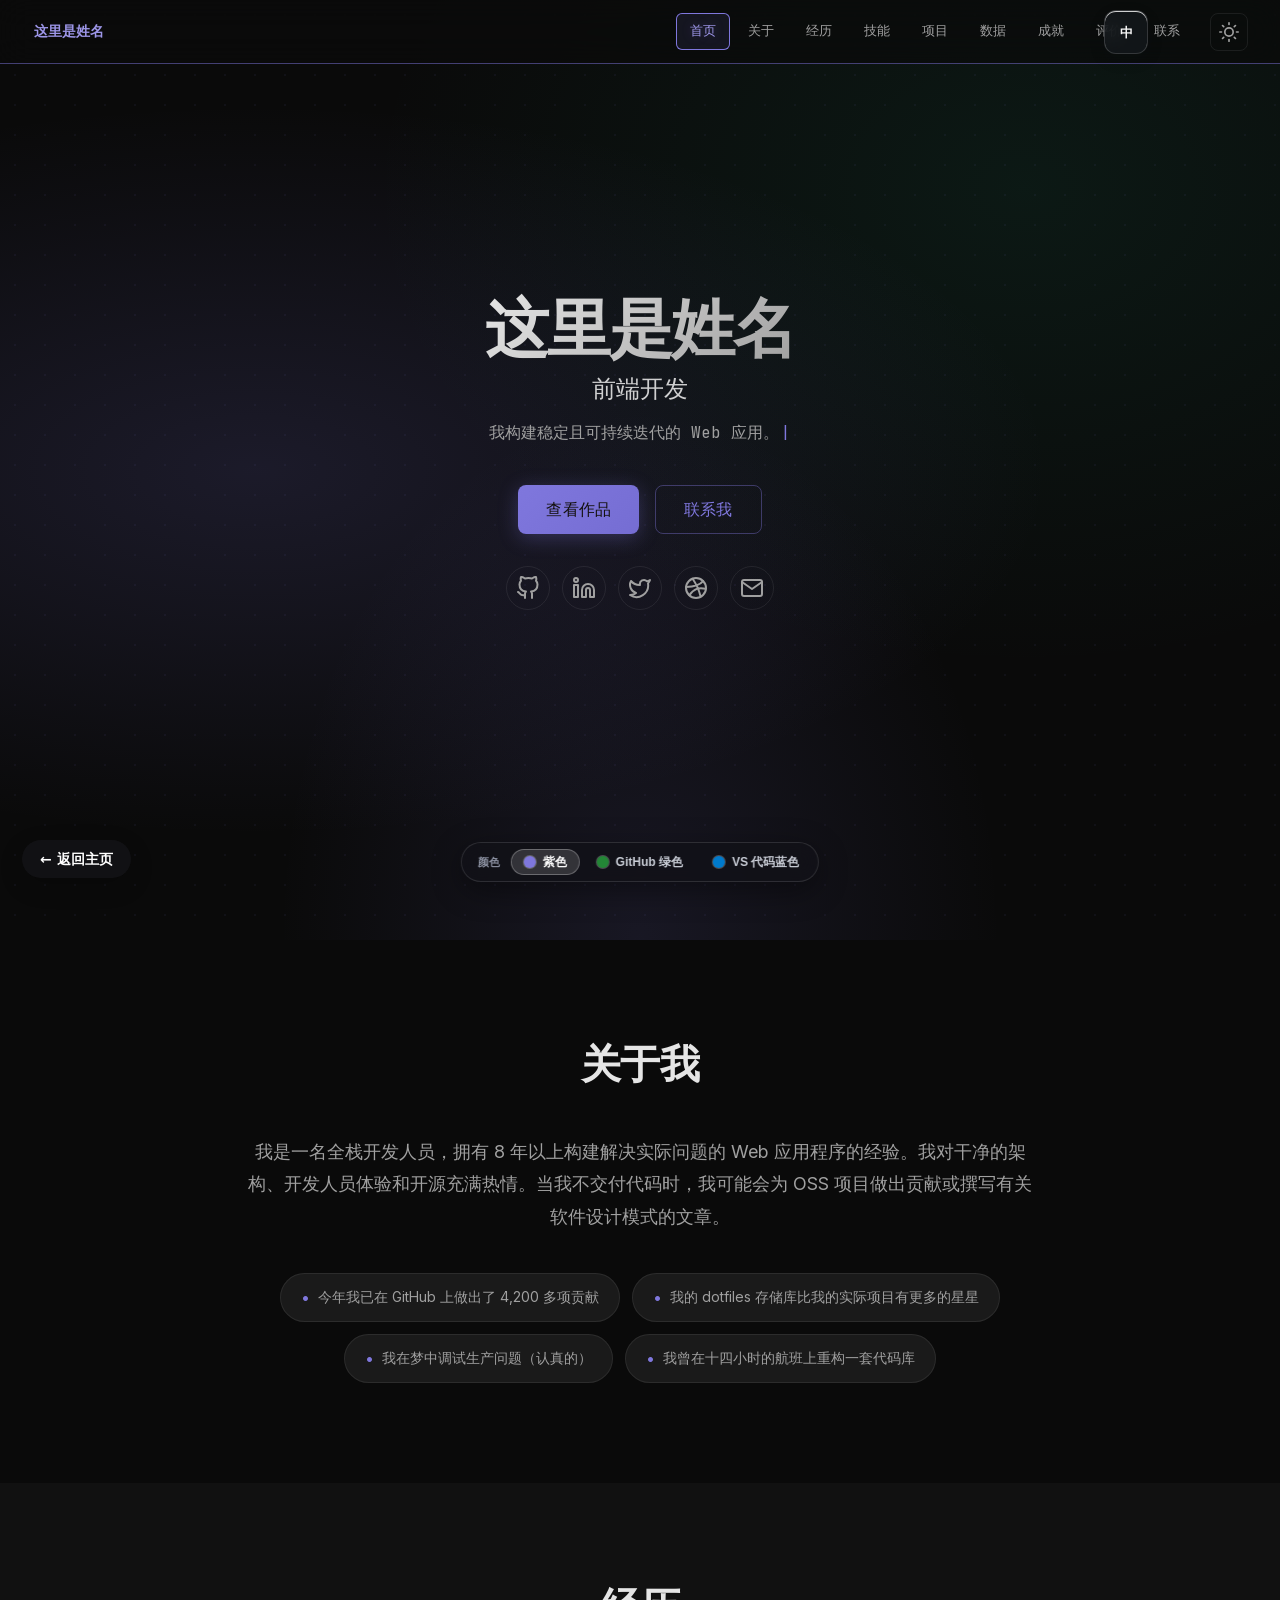
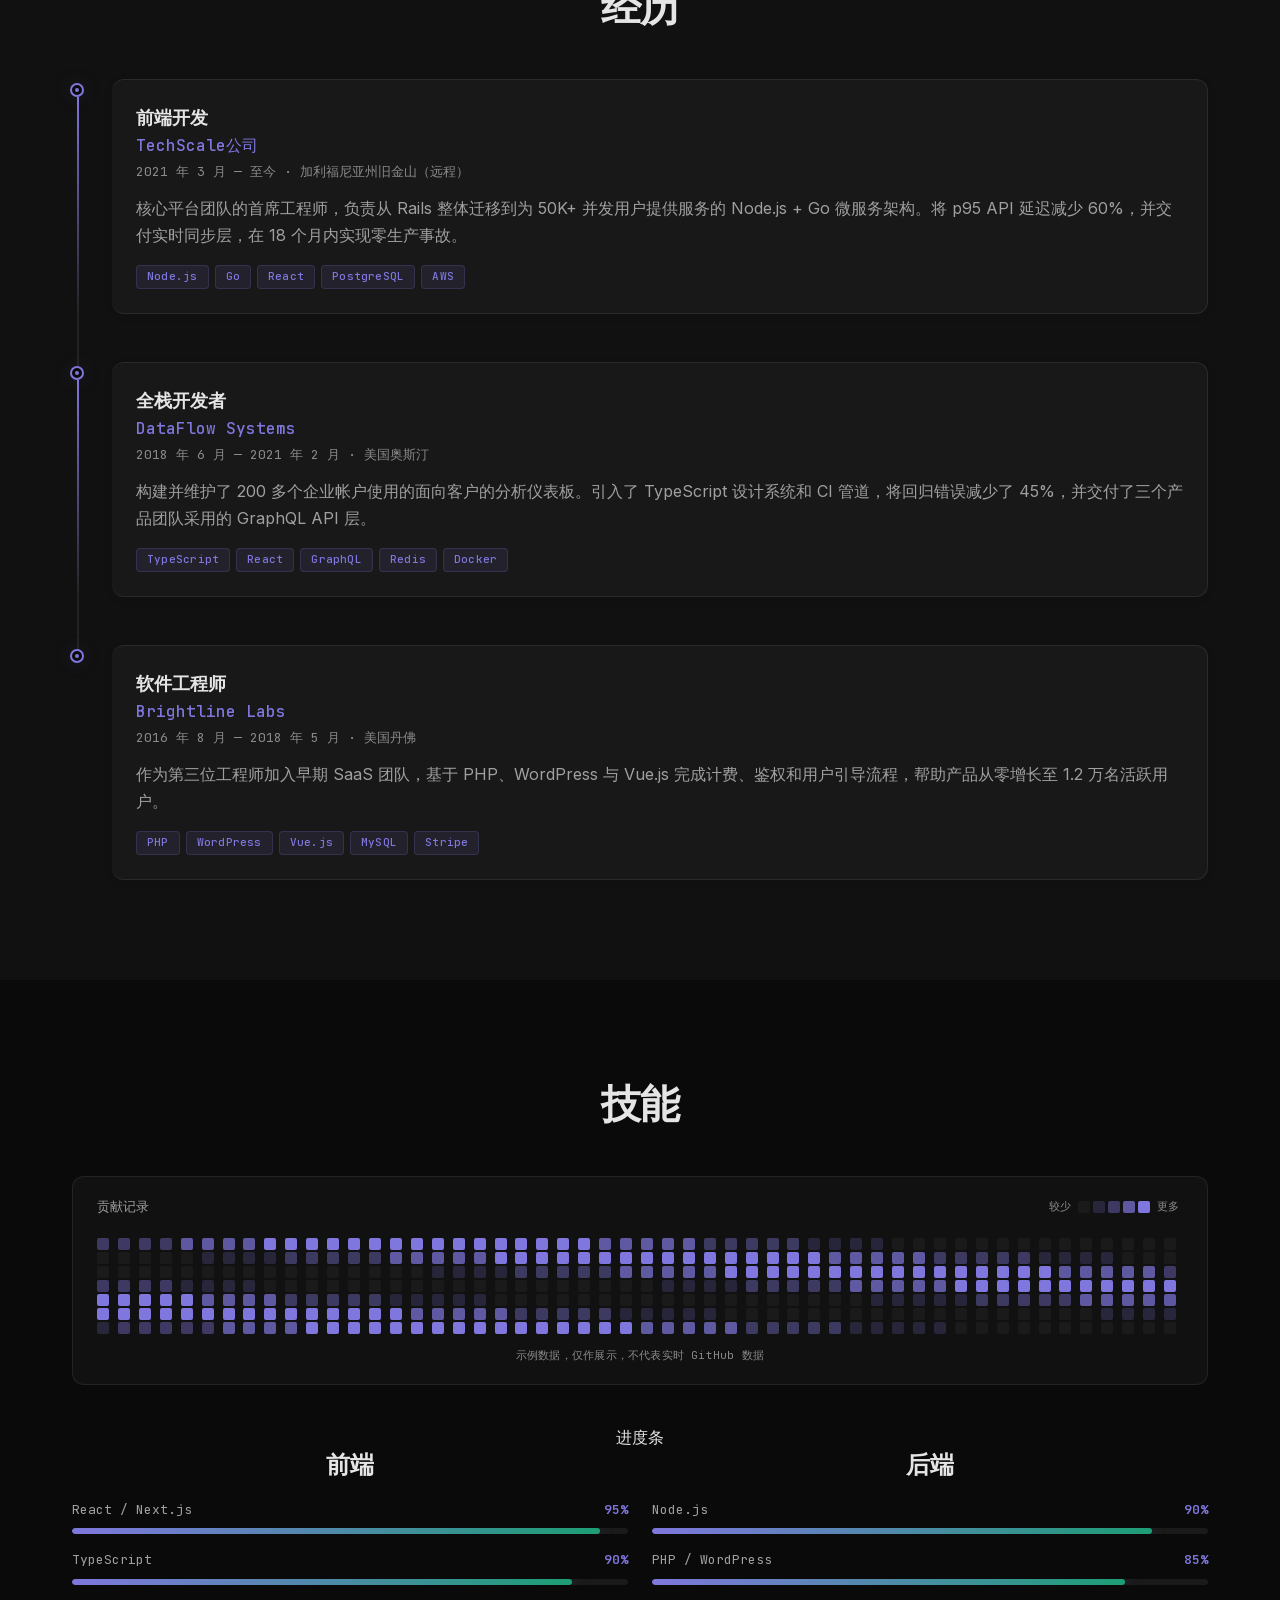
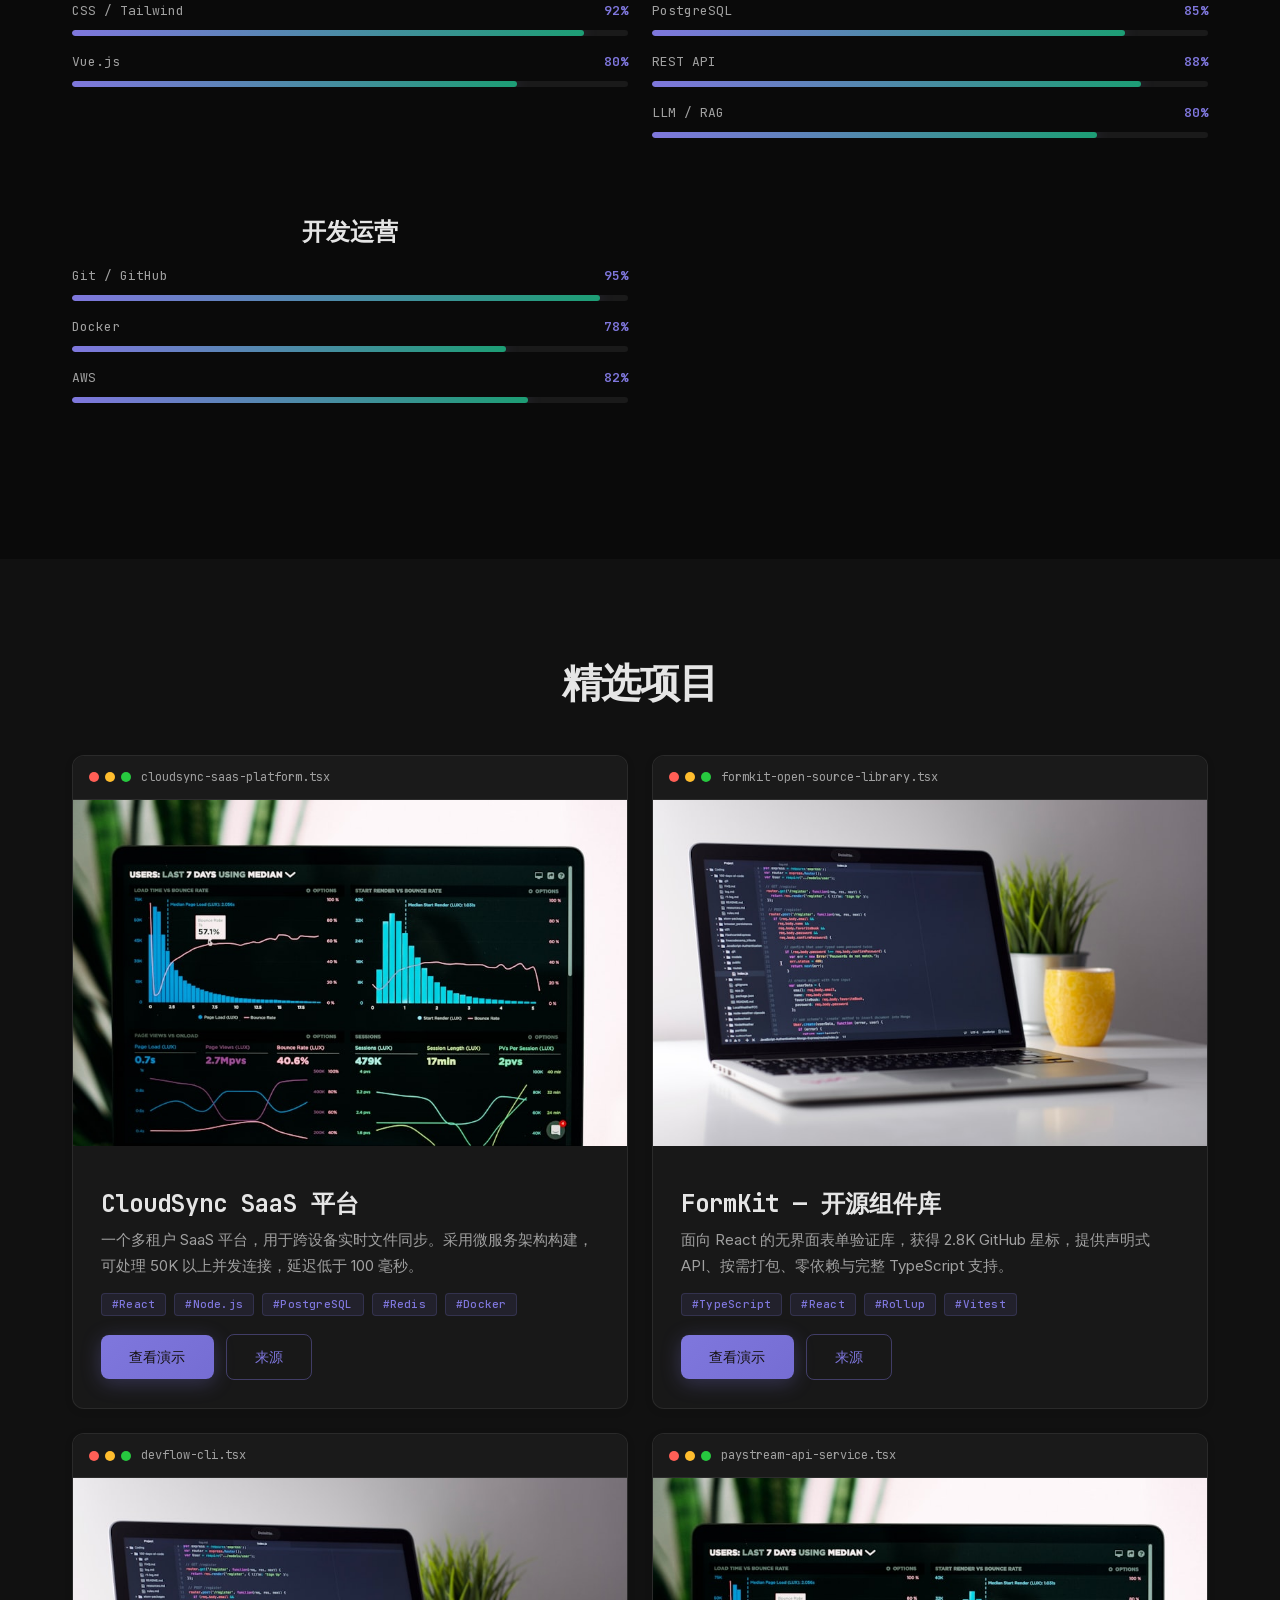
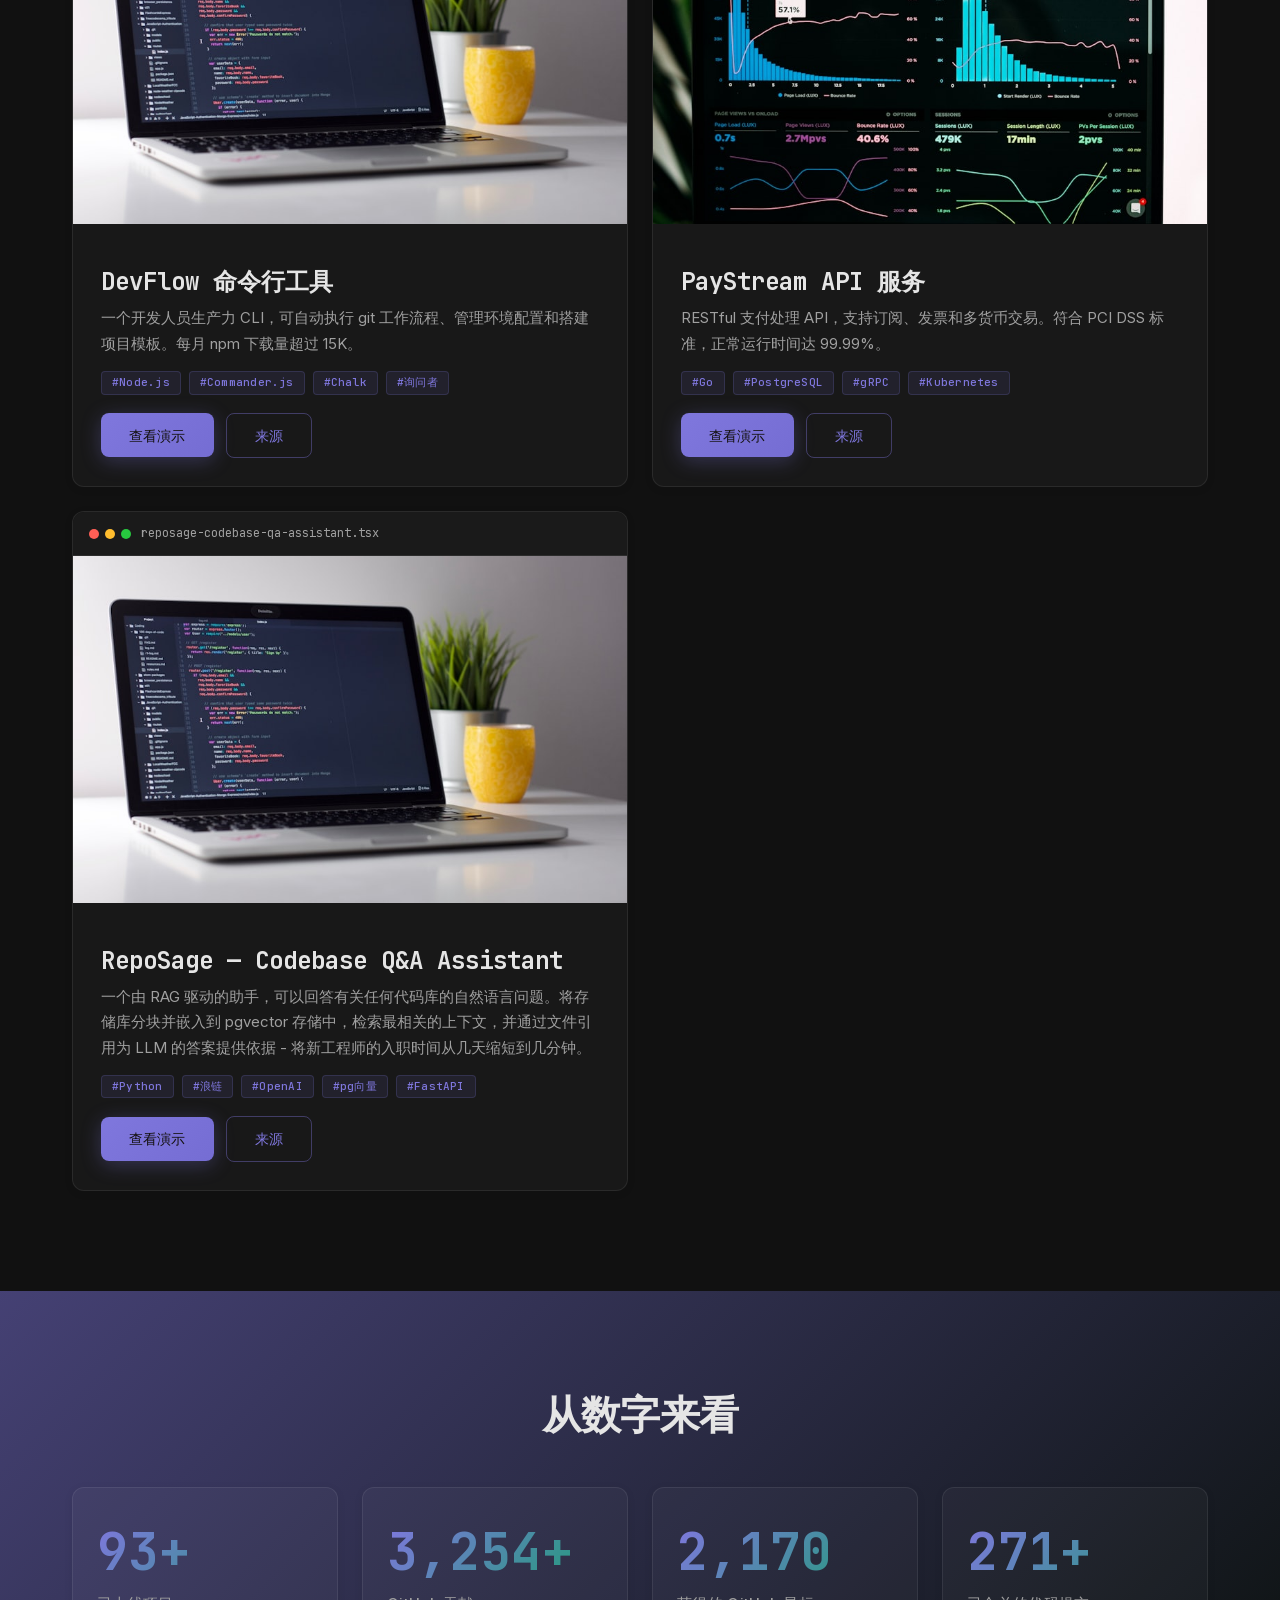
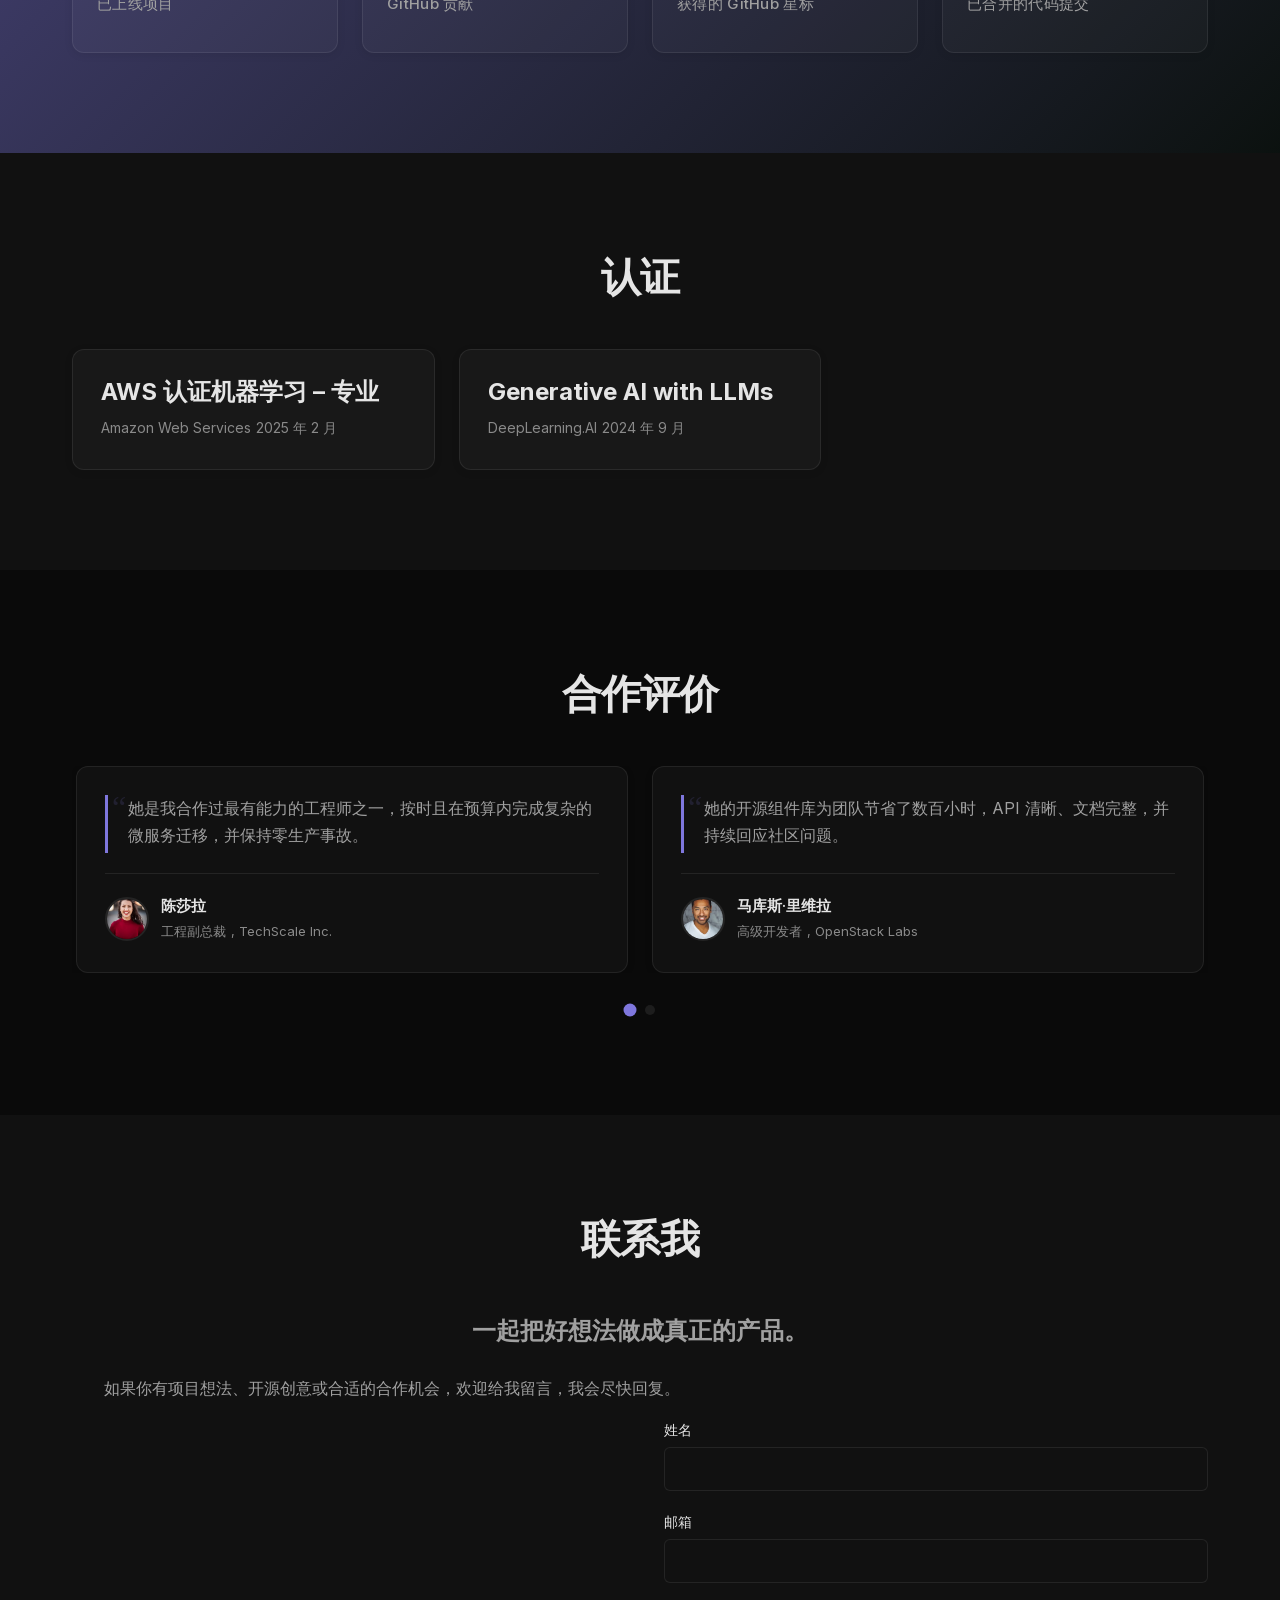
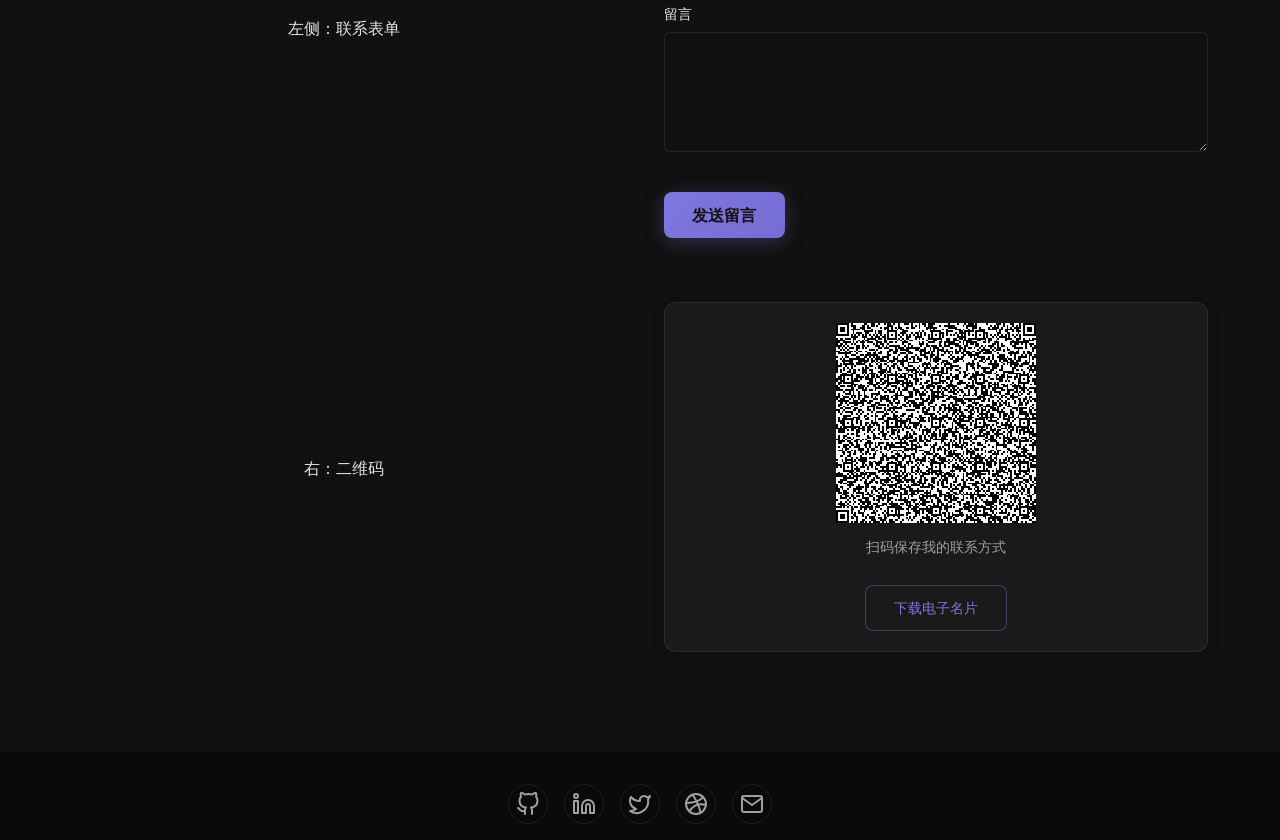
<file: services/frontend/index.html>
<html lang="zh-CN">
<head>
<meta charset="utf-8"/>
<meta content="width=device-width, initial-scale=1" name="viewport"/>
<script id="animfolio-theme-bootstrap">
(function(){
  var scheme='dark';
  try { var saved=localStorage.getItem('animfolio_theme'); if(saved==='dark'||saved==='light') scheme=saved; } catch(e) {}
  document.documentElement.setAttribute('data-animfolio-pre-theme',scheme);
  document.documentElement.classList.add('animfolio-theme-booting');
  window.__animfolioInitialTheme=scheme;
})();
</script>
<style id="animfolio-theme-bootstrap-style">
html[data-animfolio-pre-theme="dark"],html[data-animfolio-pre-theme="dark"] body{background:#0a0a0a;color:#e5e5e5}
html[data-animfolio-pre-theme="light"],html[data-animfolio-pre-theme="light"] body{background:#ffffff;color:#1a1a1a}
html.animfolio-theme-booting .animfolio-container,html.animfolio-theme-booting .animfolio-container *{transition:none!important}
</style>

<title>前端开发 · 这里是姓名</title>
<meta content="这里是姓名 — 前端开发。" name="description"/>
<style>
@font-face { font-family: 'Inter'; font-style: normal; font-weight: 300 700; font-display: swap; src: url('./assets/fonts/inter-latin.woff2') format('woff2'); }
@font-face { font-family: 'JetBrains Mono'; font-style: normal; font-weight: 400 700; font-display: swap; src: url('./assets/fonts/jetbrains-mono-latin.woff2') format('woff2'); }

/*# sourceURL=animfolio-fonts-local-inline-css */
</style>
<link href="./assets/css/animfolio-base.css" rel="stylesheet"/>
<link href="./assets/css/animfolio-animations.css" rel="stylesheet"/>
<link href="./assets/css/animfolio-nav.css" rel="stylesheet"/>
<link href="./assets/css/animfolio-contact.css" rel="stylesheet"/>
<link href="./assets/css/animfolio-gallery.css" rel="stylesheet"/>
<link href="./assets/css/animfolio-qr.css" rel="stylesheet"/>
<link href="./assets/css/animfolio-print.css" media="print" rel="stylesheet"/>
<link href="./assets/css/format.css" rel="stylesheet"/>
<style id="animfolio-theme-vars">
.animfolio-container {
	--animfolio-accent: #7F77DD !important;
	--animfolio-accent-hover: #756dd3 !important;
	--animfolio-accent-light: rgba(127, 119, 221, 0.1) !important;
	--animfolio-accent-subtle: rgba(127, 119, 221, 0.12) !important;
	--animfolio-accent-shadow: rgba(127, 119, 221, 0.3) !important;
	--animfolio-accent-glow: rgba(127, 119, 221, 0.5) !important;
	--animfolio-secondary: #1D9E75 !important;
	--animfolio-secondary-hover: #13946b !important;
	--animfolio-secondary-light: rgba(29, 158, 117, 0.1) !important;
	--animfolio-on-accent: #14110f !important;
	--animfolio-on-secondary: #14110f !important;
	--animfolio-bg: #0a0a0a;
	--animfolio-bg-secondary: #141414;
	--animfolio-bg-tertiary: #1e1e1e;
	--animfolio-text: #e5e5e5;
	--animfolio-text-secondary: #a0a0a0;
	--animfolio-text-muted: #8a8a8a;
	--animfolio-border: rgba(255, 255, 255, 0.1);
	--animfolio-border-strong: rgba(255, 255, 255, 0.2);
	--animfolio-surface: #1a1a1a;
	--animfolio-surface-hover: #222222;
	--animfolio-overlay: rgba(0, 0, 0, 0.75);
	--animfolio-success: #22c55e;
	--animfolio-warning: #f59e0b;
	--animfolio-error: #ef4444;
	--animfolio-info: #3b82f6;
	--animfolio-font-heading: 'Inter', -apple-system, BlinkMacSystemFont, sans-serif;
	--animfolio-font-body: 'Inter', -apple-system, BlinkMacSystemFont, sans-serif;
	--animfolio-font-mono: 'JetBrains Mono', 'Fira Code', 'Consolas', monospace;
	--animfolio-font-size-base: 16px;
	--animfolio-font-size-h1: clamp(2.5rem, 5vw, 4rem);
	--animfolio-font-size-h2: clamp(1.75rem, 3.5vw, 2.5rem);
	--animfolio-font-size-h3: 1.5rem;
	--animfolio-font-size-h4: 1.25rem;
	--animfolio-font-weight-bold: 700;
	--animfolio-font-weight-medium: 500;
	--animfolio-line-height: 1.6;
	--animfolio-letter-spacing: 0em;
	--animfolio-container-width: 1200px;
	--animfolio-section-spacing: 100px;
	--animfolio-radius: 12px;
	--animfolio-radius-sm: 6px;
	--animfolio-radius-lg: 16px;
	--animfolio-shadow-sm: 0 1px 2px rgba(0, 0, 0, 0.1);
	--animfolio-shadow-md: 0 4px 12px rgba(0, 0, 0, 0.15);
	--animfolio-shadow-lg: 0 10px 30px rgba(0, 0, 0, 0.2);
	--animfolio-shadow-xl: 0 20px 50px rgba(0, 0, 0, 0.3);
	--animfolio-duration: 0.6s;
	--animfolio-delay: 0s;
	--animfolio-easing: cubic-bezier(0.4, 0, 0.2, 1);
	--animfolio-easing-bounce: cubic-bezier(0.34, 1.56, 0.64, 1);
	--animfolio-stagger: 0.1s;
	--animfolio-transition-fast: 150ms ease;
	--animfolio-transition-normal: 300ms ease;
	--animfolio-transition-slow: 500ms ease;
	--animfolio-z-base: 1;
	--animfolio-z-dropdown: 100;
	--animfolio-z-sticky: 200;
	--animfolio-z-nav: 300;
	--animfolio-z-modal: 400;
	--animfolio-z-lightbox: 500;
	--animfolio-z-tooltip: 600;
	--animfolio-z-cursor: 700;
}
.animfolio-container--light, .animfolio-container[data-animfolio-scheme="light"] {
	--animfolio-bg: #ffffff;
	--animfolio-bg-secondary: #f5f5f5;
	--animfolio-bg-tertiary: #ebebeb;
	--animfolio-text: #1a1a1a;
	--animfolio-text-secondary: #555555;
	--animfolio-text-muted: #767676;
	--animfolio-border: rgba(0, 0, 0, 0.1);
	--animfolio-border-strong: rgba(0, 0, 0, 0.2);
	--animfolio-surface: #ffffff;
	--animfolio-surface-hover: #f9f9f9;
	--animfolio-overlay: rgba(0, 0, 0, 0.5);
	--animfolio-shadow-sm: 0 1px 2px rgba(0, 0, 0, 0.05);
	--animfolio-shadow-md: 0 4px 12px rgba(0, 0, 0, 0.08);
	--animfolio-shadow-lg: 0 10px 30px rgba(0, 0, 0, 0.1);
	--animfolio-shadow-xl: 0 20px 50px rgba(0, 0, 0, 0.15);
	--animfolio-accent-light: rgba(127, 119, 221, 0.08) !important;
	--animfolio-accent-subtle: rgba(127, 119, 221, 0.05) !important;
	--animfolio-accent-shadow: rgba(127, 119, 221, 0.2) !important;
	--animfolio-accent-glow: rgba(127, 119, 221, 0.15) !important;
	--animfolio-on-accent: #14110f !important;
	--animfolio-on-secondary: #14110f !important;
}
@media (prefers-color-scheme: light) {
	.animfolio-container--auto {
		--animfolio-bg: #ffffff;
		--animfolio-bg-secondary: #f5f5f5;
		--animfolio-bg-tertiary: #ebebeb;
		--animfolio-text: #1a1a1a;
		--animfolio-text-secondary: #555555;
		--animfolio-text-muted: #767676;
		--animfolio-border: rgba(0, 0, 0, 0.1);
		--animfolio-border-strong: rgba(0, 0, 0, 0.2);
		--animfolio-surface: #ffffff;
		--animfolio-surface-hover: #f9f9f9;
		--animfolio-overlay: rgba(0, 0, 0, 0.5);
		--animfolio-shadow-sm: 0 1px 2px rgba(0, 0, 0, 0.05);
		--animfolio-shadow-md: 0 4px 12px rgba(0, 0, 0, 0.08);
		--animfolio-shadow-lg: 0 10px 30px rgba(0, 0, 0, 0.1);
		--animfolio-shadow-xl: 0 20px 50px rgba(0, 0, 0, 0.15);
		--animfolio-accent-light: rgba(127, 119, 221, 0.08) !important;
		--animfolio-accent-subtle: rgba(127, 119, 221, 0.05) !important;
		--animfolio-accent-shadow: rgba(127, 119, 221, 0.2) !important;
		--animfolio-accent-glow: rgba(127, 119, 221, 0.15) !important;
		--animfolio-on-accent: #14110f !important;
		--animfolio-on-secondary: #14110f !important;
	}
}

.animfolio-container *,.animfolio-container *::before,.animfolio-container *::after{box-sizing:border-box}html{scroll-behavior:smooth;-webkit-font-smoothing:antialiased;-moz-osx-font-smoothing:grayscale}body{margin:0;padding:0;background:#0a0a0a;color:#e5e5e5;font-family:var(--animfolio-font-body,'Inter',-apple-system,BlinkMacSystemFont,'Segoe UI',sans-serif);font-size:var(--animfolio-font-size-base,16px);line-height:var(--animfolio-line-height,1.6);overflow-x:hidden}body.admin-bar{padding-top:32px}body.admin-bar .animfolio-nav--sticky{top:32px}@media screen and (max-width:782px){body.admin-bar{padding-top:46px}body.admin-bar .animfolio-nav--sticky{top:46px}}.wp-site-blocks,.entry-content,.page-content,.post-content{all:unset;display:block}
/*# sourceURL=animfolio-base-inline-css */
</style>
<script>
document.documentElement.className+=" animfolio-js";(function(){function r(){if(window.animfolio&&window.animfolio._initialized){return;}var e=document.querySelectorAll("[data-animfolio-animate]:not(.animfolio-visible),.animfolio-stagger__item:not(.animfolio-visible)");for(var i=0;i<e.length;i++){e[i].classList.add("animfolio-visible");}}if(document.readyState==="complete"){setTimeout(r,1500);}else{window.addEventListener("load",function(){setTimeout(r,1500);});}setTimeout(r,4000);})();
//# sourceURL=animfolio-failsafe-js-after
</script>
<style>
.service-back{position:fixed;left:22px;bottom:22px;z-index:99999;padding:12px 18px;border-radius:999px;background:rgba(20,20,24,.82);color:#fff;text-decoration:none;font:600 14px/1 system-ui;backdrop-filter:blur(12px);box-shadow:0 8px 25px rgba(0,0,0,.18)}

</style><link href="../service-language.css?v=6" rel="stylesheet"/></head>
<body><button aria-label="切换为英文" aria-pressed="true" class="service-language-toggle" data-language="zh" type="button"><span aria-hidden="true" class="service-language-symbol">中</span></button><a aria-label="返回个人主页服务模块" class="service-back" href="../../#services">← 返回主页</a>
<script>window.ANIMFOLIO_CONTACT_EMAIL = "you@example.com";</script>
<div class="animfolio-container animfolio-container--dark animfolio-container--format-01 animfolio-container--one-page" data-animfolio-format="format-01-developer" data-animfolio-intensity="medium" data-animfolio-scheme="dark"><script id="animfolio-theme-apply">(function(){var c=document.currentScript.parentElement,s=window.__animfolioInitialTheme||c.getAttribute('data-animfolio-scheme');c.setAttribute('data-animfolio-scheme',s);c.classList.remove('animfolio-container--dark','animfolio-container--light');c.classList.add('animfolio-container--'+s);requestAnimationFrame(function(){requestAnimationFrame(function(){document.documentElement.classList.remove('animfolio-theme-booting')})})})();</script><a class="animfolio-skip-link" href="#hero">跳到主要内容</a><nav aria-label="作品集导航" class="animfolio-nav animfolio-nav--horizontal animfolio-nav--sticky" role="navigation"><a class="animfolio-nav__logo" href="#hero">这里是姓名</a><button aria-controls="animfolio-nav-menu" aria-expanded="false" aria-label="切换导航" class="animfolio-nav__toggle"><span aria-hidden="true" class="animfolio-nav__toggle-bar"></span><span aria-hidden="true" class="animfolio-nav__toggle-bar"></span><span aria-hidden="true" class="animfolio-nav__toggle-bar"></span></button><ul class="animfolio-nav__list" id="animfolio-nav-menu"><li class="animfolio-nav__item"><a class="animfolio-nav__link" data-animfolio-section="hero" href="#hero">首页</a></li><li class="animfolio-nav__item"><a class="animfolio-nav__link" data-animfolio-section="about" href="#about">关于</a></li><li class="animfolio-nav__item"><a class="animfolio-nav__link" data-animfolio-section="experience" href="#experience">经历</a></li><li class="animfolio-nav__item"><a class="animfolio-nav__link" data-animfolio-section="skills" href="#skills">技能</a></li><li class="animfolio-nav__item"><a class="animfolio-nav__link" data-animfolio-section="projects" href="#projects">项目</a></li><li class="animfolio-nav__item"><a class="animfolio-nav__link" data-animfolio-section="stats" href="#stats">数据</a></li><li class="animfolio-nav__item"><a class="animfolio-nav__link" data-animfolio-section="achievements" href="#achievements">成就</a></li><li class="animfolio-nav__item"><a class="animfolio-nav__link" data-animfolio-section="testimonials" href="#testimonials">评价</a></li><li class="animfolio-nav__item"><a class="animfolio-nav__link" data-animfolio-section="contact" href="#contact">联系</a></li></ul><button aria-label="切换明暗模式" class="animfolio-theme-toggle"><span aria-hidden="true" class="animfolio-theme-toggle__icon animfolio-theme-toggle__icon--sun"><svg fill="none" height="20" stroke="currentColor" stroke-linecap="round" stroke-linejoin="round" stroke-width="2" viewbox="0 0 24 24" width="20"><circle cx="12" cy="12" r="5"></circle><line x1="12" x2="12" y1="1" y2="3"></line><line x1="12" x2="12" y1="21" y2="23"></line><line x1="4.22" x2="5.64" y1="4.22" y2="5.64"></line><line x1="18.36" x2="19.78" y1="18.36" y2="19.78"></line><line x1="1" x2="3" y1="12" y2="12"></line><line x1="21" x2="23" y1="12" y2="12"></line><line x1="4.22" x2="5.64" y1="19.78" y2="18.36"></line><line x1="18.36" x2="19.78" y1="5.64" y2="4.22"></line></svg></span><span aria-hidden="true" class="animfolio-theme-toggle__icon animfolio-theme-toggle__icon--moon"><svg fill="none" height="20" stroke="currentColor" stroke-linecap="round" stroke-linejoin="round" stroke-width="2" viewbox="0 0 24 24" width="20"><path d="M21 12.79A9 9 0 1111.21 3 7 7 0 0021 12.79z"></path></svg></span></button></nav><section class="animfolio-section animfolio-section--hero animfolio-section--align-center" data-animfolio-section="hero" id="hero"><div class="animfolio-inner">
<div class="animfolio-hero">
<div class="animfolio-hero__content">
<h1 class="animfolio-hero__name" data-animfolio-animate="fade-up">这里是姓名</h1>
<h2 class="animfolio-hero__title" data-animfolio-animate="fade-up" data-animfolio-delay="0.1">前端开发</h2>
<div class="animfolio-hero__subtitle animfolio-hero__typed" data-animfolio-animate="fade-up" data-animfolio-delay="0.2" data-animfolio-typed='["我构建稳定且可持续迭代的 Web 应用。", "我编写清晰、易维护的代码。", "我把想法推进成真正上线的产品。"]'>我构建稳定且可持续迭代的 Web 应用。</div>
<div class="animfolio-hero__cta" data-animfolio-animate="fade-up" data-animfolio-delay="0.3">
<a class="animfolio-button animfolio-button--primary animfolio-hero__cta-primary" href="#projects">
						查看作品					</a>
<a class="animfolio-button animfolio-button--secondary animfolio-hero__cta-secondary" href="#contact">
						联系我					</a>
</div>
<div class="animfolio-hero__social animfolio-social-icons animfolio-social-icons--outline" data-animfolio-animate="fade-up" data-animfolio-delay="0.4">
<a aria-label="Github" href="https://github.com/yourusername" rel="noopener noreferrer" target="_blank">
<svg aria-hidden="true" fill="none" height="24" stroke="currentColor" stroke-linecap="round" stroke-linejoin="round" stroke-width="2" viewbox="0 0 24 24" width="24" xmlns="http://www.w3.org/2000/svg"><path d="M9 19c-5 1.5-5-2.5-7-3m14 6v-3.87a3.37 3.37 0 0 0-.94-2.61c3.14-.35 6.44-1.54 6.44-7A5.44 5.44 0 0 0 20 4.77 5.07 5.07 0 0 0 19.91 1S18.73.65 16 2.48a13.38 13.38 0 0 0-7 0C6.27.65 5.09 1 5.09 1A5.07 5.07 0 0 0 5 4.77a5.44 5.44 0 0 0-1.5 3.78c0 5.42 3.3 6.61 6.44 7A3.37 3.37 0 0 0 9 18.13V22"></path></svg> <span class="animfolio-social__label">Github</span>
</a>
<a aria-label="领英" href="https://linkedin.com/in/yourusername" rel="noopener noreferrer" target="_blank">
<svg aria-hidden="true" fill="none" height="24" stroke="currentColor" stroke-linecap="round" stroke-linejoin="round" stroke-width="2" viewbox="0 0 24 24" width="24" xmlns="http://www.w3.org/2000/svg"><path d="M16 8a6 6 0 0 1 6 6v7h-4v-7a2 2 0 0 0-2-2 2 2 0 0 0-2 2v7h-4v-7a6 6 0 0 1 6-6z"></path><rect height="12" width="4" x="2" y="9"></rect><circle cx="4" cy="4" r="2"></circle></svg> <span class="animfolio-social__label">领英</span>
</a>
<a aria-label="推特" href="https://twitter.com/yourusername" rel="noopener noreferrer" target="_blank">
<svg aria-hidden="true" fill="none" height="24" stroke="currentColor" stroke-linecap="round" stroke-linejoin="round" stroke-width="2" viewbox="0 0 24 24" width="24" xmlns="http://www.w3.org/2000/svg"><path d="M22 4s-.7 2.1-2 3.4c1.6 10-9.4 17.3-18 11.6 2.2.1 4.4-.6 6-2C3 15.5.5 9.6 3 5c2.2 2.6 5.6 4.1 9 4-.9-4.2 4-6.6 7-3.8 1.1 0 3-1.2 3-1.2z"></path></svg> <span class="animfolio-social__label">推特</span>
</a>
<a aria-label="运球" href="https://dribbble.com/yourusername" rel="noopener noreferrer" target="_blank">
<svg aria-hidden="true" fill="none" height="24" stroke="currentColor" stroke-linecap="round" stroke-linejoin="round" stroke-width="2" viewbox="0 0 24 24" width="24" xmlns="http://www.w3.org/2000/svg"><circle cx="12" cy="12" r="10"></circle><path d="M8.56 2.75c4.37 6.03 6.02 9.42 8.03 17.72m2.54-15.38c-3.72 4.35-8.94 5.66-16.88 5.85m19.5 1.9c-3.5-.93-6.63-.82-8.94 0-2.58.92-5.01 2.86-7.44 6.32"></path></svg> <span class="animfolio-social__label">运球</span>
</a>
<a aria-label="邮箱" href="mailto:hello@yourdomain.com" rel="noopener noreferrer" target="_blank">
<svg aria-hidden="true" fill="none" height="24" stroke="currentColor" stroke-linecap="round" stroke-linejoin="round" stroke-width="2" viewbox="0 0 24 24" width="24" xmlns="http://www.w3.org/2000/svg"><path d="M4 4h16c1.1 0 2 .9 2 2v12c0 1.1-.9 2-2 2H4c-1.1 0-2-.9-2-2V6c0-1.1.9-2 2-2z"></path><polyline points="22,6 12,13 2,6"></polyline></svg> <span class="animfolio-social__label">邮箱</span>
</a>
</div>
</div>
</div>
</div><!-- .animfolio-inner --></section><section class="animfolio-section animfolio-section--about animfolio-section--align-center" data-animfolio-section="about" id="about"><div class="animfolio-inner"><div class="animfolio-section__header"><h2 class="animfolio-section__title">关于我</h2></div><div class="animfolio-about" data-animfolio-animate="fade-up">
<div class="animfolio-about__bio">我是一名全栈开发人员，拥有 8 年以上构建解决实际问题的 Web 应用程序的经验。我对干净的架构、开发人员体验和开源充满热情。当我不交付代码时，我可能会为 OSS 项目做出贡献或撰写有关软件设计模式的文章。</div>
<div class="animfolio-about__fun-facts animfolio-stagger" data-animfolio-stagger="0.1">
<div class="animfolio-about__fun-fact animfolio-stagger__item">
					今年我已在 GitHub 上做出了 4,200 多项贡献				</div>
<div class="animfolio-about__fun-fact animfolio-stagger__item">
					我的 dotfiles 存储库比我的实际项目有更多的星星				</div>
<div class="animfolio-about__fun-fact animfolio-stagger__item">
					我在梦中调试生产问题（认真的）				</div>
<div class="animfolio-about__fun-fact animfolio-stagger__item">
					我曾在十四小时的航班上重构一套代码库				</div>
</div>
</div>
</div><!-- .animfolio-inner --></section><section class="animfolio-section animfolio-section--experience animfolio-section--align-center" data-animfolio-section="experience" id="experience"><div class="animfolio-inner"><div class="animfolio-section__header"><h2 class="animfolio-section__title">经历</h2></div>
<div class="animfolio-timeline animfolio-stagger" data-animfolio-animate="fade-up" data-animfolio-stagger="0.1">
<div class="animfolio-timeline__line"></div>
<div class="animfolio-timeline__item animfolio-stagger__item" data-animfolio-animate="fade-up" data-animfolio-delay="0.0">
<div class="animfolio-timeline__dot"></div>
<div class="animfolio-timeline__content animfolio-card animfolio-card--bordered">
<div class="animfolio-timeline__role">前端开发</div>
<div class="animfolio-timeline__company">TechScale公司</div>
<div class="animfolio-timeline__date">
					2021 年 3 月 — 至今 · 加利福尼亚州旧金山（远程）									</div>
<div class="animfolio-timeline__description">核心平台团队的首席工程师，负责从 Rails 整体迁移到为 50K+ 并发用户提供服务的 Node.js + Go 微服务架构。将 p95 API 延迟减少 60%，并交付实时同步层，在 18 个月内实现零生产事故。</div>
<div class="animfolio-timeline__tags animfolio-card__tags">
<span class="animfolio-card__tag">Node.js</span>
<span class="animfolio-card__tag">Go</span>
<span class="animfolio-card__tag">React</span>
<span class="animfolio-card__tag">PostgreSQL</span>
<span class="animfolio-card__tag">AWS</span>
</div>
</div>
</div>
<div class="animfolio-timeline__item animfolio-stagger__item" data-animfolio-animate="fade-up" data-animfolio-delay="0.1">
<div class="animfolio-timeline__dot"></div>
<div class="animfolio-timeline__content animfolio-card animfolio-card--bordered">
<div class="animfolio-timeline__role">全栈开发者</div>
<div class="animfolio-timeline__company">DataFlow Systems</div>
<div class="animfolio-timeline__date">
					2018 年 6 月 — 2021 年 2 月 · 美国奥斯汀									</div>
<div class="animfolio-timeline__description">构建并维护了 200 多个企业帐户使用的面向客户的分析仪表板。引入了 TypeScript 设计系统和 CI 管道，将回归错误减少了 45%，并交付了三个产品团队采用的 GraphQL API 层。</div>
<div class="animfolio-timeline__tags animfolio-card__tags">
<span class="animfolio-card__tag">TypeScript</span>
<span class="animfolio-card__tag">React</span>
<span class="animfolio-card__tag">GraphQL</span>
<span class="animfolio-card__tag">Redis</span>
<span class="animfolio-card__tag">Docker</span>
</div>
</div>
</div>
<div class="animfolio-timeline__item animfolio-stagger__item" data-animfolio-animate="fade-up" data-animfolio-delay="0.2">
<div class="animfolio-timeline__dot"></div>
<div class="animfolio-timeline__content animfolio-card animfolio-card--bordered">
<div class="animfolio-timeline__role">软件工程师</div>
<div class="animfolio-timeline__company">Brightline Labs</div>
<div class="animfolio-timeline__date">
					2016 年 8 月 — 2018 年 5 月 · 美国丹佛									</div>
<div class="animfolio-timeline__description">作为第三位工程师加入早期 SaaS 团队，基于 PHP、WordPress 与 Vue.js 完成计费、鉴权和用户引导流程，帮助产品从零增长至 1.2 万名活跃用户。</div>
<div class="animfolio-timeline__tags animfolio-card__tags">
<span class="animfolio-card__tag">PHP</span>
<span class="animfolio-card__tag">WordPress</span>
<span class="animfolio-card__tag">Vue.js</span>
<span class="animfolio-card__tag">MySQL</span>
<span class="animfolio-card__tag">Stripe</span>
</div>
</div>
</div>
</div>
</div><!-- .animfolio-inner --></section><section class="animfolio-section animfolio-section--skills animfolio-section--align-center" data-animfolio-section="skills" id="skills"><div class="animfolio-inner"><div class="animfolio-section__header"><h2 class="animfolio-section__title">技能</h2></div>
<div class="animfolio-f01-heatmap-panel" data-animfolio-animate="fade-up">
<div class="animfolio-f01-heatmap-panel__head">
<span class="animfolio-f01-heatmap-panel__title">贡献记录</span>
<span aria-hidden="true" class="animfolio-f01-heatmap-panel__legend">
<span class="animfolio-f01-heatmap-panel__legend-label">较少</span>
<span class="animfolio-f01-heatmap__cell"></span>
<span class="animfolio-f01-heatmap__cell animfolio-f01-heatmap__cell--l1"></span>
<span class="animfolio-f01-heatmap__cell animfolio-f01-heatmap__cell--l2"></span>
<span class="animfolio-f01-heatmap__cell animfolio-f01-heatmap__cell--l3"></span>
<span class="animfolio-f01-heatmap__cell animfolio-f01-heatmap__cell--l4"></span>
<span class="animfolio-f01-heatmap-panel__legend-label">更多</span>
</span>
</div>
<div aria-hidden="true" class="animfolio-f01-heatmap" role="presentation"></div>
<p class="animfolio-f01-heatmap-panel__note">示例数据，仅作展示，不代表实时 GitHub 数据</p>
</div>
<div class="animfolio-skills animfolio-skills--bars" data-animfolio-animate="fade-up">
 进度条 
<div class="animfolio-grid animfolio-grid--2 animfolio-stagger" data-animfolio-stagger="0.1">
<div class="animfolio-skills__category animfolio-stagger__item">
<h3 class="animfolio-skills__category-title">前端</h3>
<div class="animfolio-skills__list">
<div class="animfolio-skills__item">
<div class="animfolio-skills__label">
<span>React / Next.js</span>
<span class="animfolio-skills__value">95%</span>
</div>
<div class="animfolio-skills__bar">
<div class="animfolio-skills__bar-fill" style="width: 95%"></div>
</div>
</div>
<div class="animfolio-skills__item">
<div class="animfolio-skills__label">
<span>TypeScript</span>
<span class="animfolio-skills__value">90%</span>
</div>
<div class="animfolio-skills__bar">
<div class="animfolio-skills__bar-fill" style="width: 90%"></div>
</div>
</div>
<div class="animfolio-skills__item">
<div class="animfolio-skills__label">
<span>CSS / Tailwind</span>
<span class="animfolio-skills__value">92%</span>
</div>
<div class="animfolio-skills__bar">
<div class="animfolio-skills__bar-fill" style="width: 92%"></div>
</div>
</div>
<div class="animfolio-skills__item">
<div class="animfolio-skills__label">
<span>Vue.js</span>
<span class="animfolio-skills__value">80%</span>
</div>
<div class="animfolio-skills__bar">
<div class="animfolio-skills__bar-fill" style="width: 80%"></div>
</div>
</div>
</div>
</div>
<div class="animfolio-skills__category animfolio-stagger__item">
<h3 class="animfolio-skills__category-title">后端</h3>
<div class="animfolio-skills__list">
<div class="animfolio-skills__item">
<div class="animfolio-skills__label">
<span>Node.js</span>
<span class="animfolio-skills__value">90%</span>
</div>
<div class="animfolio-skills__bar">
<div class="animfolio-skills__bar-fill" style="width: 90%"></div>
</div>
</div>
<div class="animfolio-skills__item">
<div class="animfolio-skills__label">
<span>PHP / WordPress</span>
<span class="animfolio-skills__value">85%</span>
</div>
<div class="animfolio-skills__bar">
<div class="animfolio-skills__bar-fill" style="width: 85%"></div>
</div>
</div>
<div class="animfolio-skills__item">
<div class="animfolio-skills__label">
<span>PostgreSQL</span>
<span class="animfolio-skills__value">85%</span>
</div>
<div class="animfolio-skills__bar">
<div class="animfolio-skills__bar-fill" style="width: 85%"></div>
</div>
</div>
<div class="animfolio-skills__item">
<div class="animfolio-skills__label">
<span>REST API</span>
<span class="animfolio-skills__value">88%</span>
</div>
<div class="animfolio-skills__bar">
<div class="animfolio-skills__bar-fill" style="width: 88%"></div>
</div>
</div>
<div class="animfolio-skills__item">
<div class="animfolio-skills__label">
<span>LLM / RAG</span>
<span class="animfolio-skills__value">80%</span>
</div>
<div class="animfolio-skills__bar">
<div class="animfolio-skills__bar-fill" style="width: 80%"></div>
</div>
</div>
</div>
</div>
<div class="animfolio-skills__category animfolio-stagger__item">
<h3 class="animfolio-skills__category-title">开发运营</h3>
<div class="animfolio-skills__list">
<div class="animfolio-skills__item">
<div class="animfolio-skills__label">
<span>Git / GitHub</span>
<span class="animfolio-skills__value">95%</span>
</div>
<div class="animfolio-skills__bar">
<div class="animfolio-skills__bar-fill" style="width: 95%"></div>
</div>
</div>
<div class="animfolio-skills__item">
<div class="animfolio-skills__label">
<span>Docker</span>
<span class="animfolio-skills__value">78%</span>
</div>
<div class="animfolio-skills__bar">
<div class="animfolio-skills__bar-fill" style="width: 78%"></div>
</div>
</div>
<div class="animfolio-skills__item">
<div class="animfolio-skills__label">
<span>AWS</span>
<span class="animfolio-skills__value">82%</span>
</div>
<div class="animfolio-skills__bar">
<div class="animfolio-skills__bar-fill" style="width: 82%"></div>
</div>
</div>
</div>
</div>
</div>
</div>
</div><!-- .animfolio-inner --></section><section class="animfolio-section animfolio-section--projects animfolio-section--align-center" data-animfolio-section="projects" id="projects"><div class="animfolio-inner"><div class="animfolio-section__header"><h2 class="animfolio-section__title">精选项目</h2></div>
<div class="animfolio-grid animfolio-grid--2 animfolio-stagger" data-animfolio-stagger="0.15">
<div class="animfolio-project animfolio-card animfolio-card--bordered animfolio-f01-codecard animfolio-stagger__item">
<div aria-hidden="true" class="animfolio-f01-codecard__bar">
<span class="animfolio-f01-codecard__dots">
<span class="animfolio-f01-codecard__dot"></span>
<span class="animfolio-f01-codecard__dot"></span>
<span class="animfolio-f01-codecard__dot"></span>
</span>
<span class="animfolio-f01-codecard__file">cloudsync-saas-platform.tsx</span>
</div>
<img alt="CloudSync SaaS 平台" class="animfolio-project__image" decoding="async" height="400" loading="lazy" src="./assets/images/project-dashboard.jpg" width="600"/>
<div class="animfolio-f01-codecard__body">
<h3 class="animfolio-project__title animfolio-card__title">CloudSync SaaS 平台</h3>
<p class="animfolio-project__description">一个多租户 SaaS 平台，用于跨设备实时文件同步。采用微服务架构构建，可处理 50K 以上并发连接，延迟低于 100 毫秒。</p>
<div class="animfolio-project__stack animfolio-card__tags">
<span class="animfolio-card__tag">React</span>
<span class="animfolio-card__tag">Node.js</span>
<span class="animfolio-card__tag">PostgreSQL</span>
<span class="animfolio-card__tag">Redis</span>
<span class="animfolio-card__tag">Docker</span>
</div>
<div class="animfolio-project__links animfolio-card__footer">
<a class="animfolio-button animfolio-button--primary" href="#" rel="noopener noreferrer" target="_blank">
							查看演示						</a>
<a class="animfolio-button animfolio-button--secondary" href="#" rel="noopener noreferrer" target="_blank">
							来源						</a>
</div>
</div>
</div>
<div class="animfolio-project animfolio-card animfolio-card--bordered animfolio-f01-codecard animfolio-stagger__item">
<div aria-hidden="true" class="animfolio-f01-codecard__bar">
<span class="animfolio-f01-codecard__dots">
<span class="animfolio-f01-codecard__dot"></span>
<span class="animfolio-f01-codecard__dot"></span>
<span class="animfolio-f01-codecard__dot"></span>
</span>
<span class="animfolio-f01-codecard__file">formkit-open-source-library.tsx</span>
</div>
<img alt="FormKit — 开源组件库" class="animfolio-project__image" decoding="async" height="400" loading="lazy" src="./assets/images/project-tech.jpg" width="600"/>
<div class="animfolio-f01-codecard__body">
<h3 class="animfolio-project__title animfolio-card__title">FormKit — 开源组件库</h3>
<p class="animfolio-project__description">面向 React 的无界面表单验证库，获得 2.8K GitHub 星标，提供声明式 API、按需打包、零依赖与完整 TypeScript 支持。</p>
<div class="animfolio-project__stack animfolio-card__tags">
<span class="animfolio-card__tag">TypeScript</span>
<span class="animfolio-card__tag">React</span>
<span class="animfolio-card__tag">Rollup</span>
<span class="animfolio-card__tag">Vitest</span>
</div>
<div class="animfolio-project__links animfolio-card__footer">
<a class="animfolio-button animfolio-button--primary" href="#" rel="noopener noreferrer" target="_blank">
							查看演示						</a>
<a class="animfolio-button animfolio-button--secondary" href="#" rel="noopener noreferrer" target="_blank">
							来源						</a>
</div>
</div>
</div>
<div class="animfolio-project animfolio-card animfolio-card--bordered animfolio-f01-codecard animfolio-stagger__item">
<div aria-hidden="true" class="animfolio-f01-codecard__bar">
<span class="animfolio-f01-codecard__dots">
<span class="animfolio-f01-codecard__dot"></span>
<span class="animfolio-f01-codecard__dot"></span>
<span class="animfolio-f01-codecard__dot"></span>
</span>
<span class="animfolio-f01-codecard__file">devflow-cli.tsx</span>
</div>
<img alt="DevFlow 命令行工具" class="animfolio-project__image" decoding="async" height="400" loading="lazy" src="./assets/images/project-tech.jpg" width="600"/>
<div class="animfolio-f01-codecard__body">
<h3 class="animfolio-project__title animfolio-card__title">DevFlow 命令行工具</h3>
<p class="animfolio-project__description">一个开发人员生产力 CLI，可自动执行 git 工作流程、管理环境配置和搭建项目模板。每月 npm 下载量超过 15K。</p>
<div class="animfolio-project__stack animfolio-card__tags">
<span class="animfolio-card__tag">Node.js</span>
<span class="animfolio-card__tag">Commander.js</span>
<span class="animfolio-card__tag">Chalk</span>
<span class="animfolio-card__tag">询问者</span>
</div>
<div class="animfolio-project__links animfolio-card__footer">
<a class="animfolio-button animfolio-button--primary" href="#" rel="noopener noreferrer" target="_blank">
							查看演示						</a>
<a class="animfolio-button animfolio-button--secondary" href="#" rel="noopener noreferrer" target="_blank">
							来源						</a>
</div>
</div>
</div>
<div class="animfolio-project animfolio-card animfolio-card--bordered animfolio-f01-codecard animfolio-stagger__item">
<div aria-hidden="true" class="animfolio-f01-codecard__bar">
<span class="animfolio-f01-codecard__dots">
<span class="animfolio-f01-codecard__dot"></span>
<span class="animfolio-f01-codecard__dot"></span>
<span class="animfolio-f01-codecard__dot"></span>
</span>
<span class="animfolio-f01-codecard__file">paystream-api-service.tsx</span>
</div>
<img alt="PayStream API 服务" class="animfolio-project__image" decoding="async" height="400" loading="lazy" src="./assets/images/project-dashboard.jpg" width="600"/>
<div class="animfolio-f01-codecard__body">
<h3 class="animfolio-project__title animfolio-card__title">PayStream API 服务</h3>
<p class="animfolio-project__description">RESTful 支付处理 API，支持订阅、发票和多货币交易。符合 PCI DSS 标准，正常运行时间达 99.99%。</p>
<div class="animfolio-project__stack animfolio-card__tags">
<span class="animfolio-card__tag">Go</span>
<span class="animfolio-card__tag">PostgreSQL</span>
<span class="animfolio-card__tag">gRPC</span>
<span class="animfolio-card__tag">Kubernetes</span>
</div>
<div class="animfolio-project__links animfolio-card__footer">
<a class="animfolio-button animfolio-button--primary" href="#" rel="noopener noreferrer" target="_blank">
							查看演示						</a>
<a class="animfolio-button animfolio-button--secondary" href="#" rel="noopener noreferrer" target="_blank">
							来源						</a>
</div>
</div>
</div>
<div class="animfolio-project animfolio-card animfolio-card--bordered animfolio-f01-codecard animfolio-stagger__item">
<div aria-hidden="true" class="animfolio-f01-codecard__bar">
<span class="animfolio-f01-codecard__dots">
<span class="animfolio-f01-codecard__dot"></span>
<span class="animfolio-f01-codecard__dot"></span>
<span class="animfolio-f01-codecard__dot"></span>
</span>
<span class="animfolio-f01-codecard__file">reposage-codebase-qa-assistant.tsx</span>
</div>
<img alt="RepoSage — Codebase Q&amp;A Assistant" class="animfolio-project__image" decoding="async" height="400" loading="lazy" src="./assets/images/project-tech.jpg" width="600"/>
<div class="animfolio-f01-codecard__body">
<h3 class="animfolio-project__title animfolio-card__title">RepoSage — Codebase Q&amp;A Assistant</h3>
<p class="animfolio-project__description">一个由 RAG 驱动的助手，可以回答有关任何代码库的自然语言问题。将存储库分块并嵌入到 pgvector 存储中，检索最相关的上下文，并通过文件引用为 LLM 的答案提供依据 - 将新工程师的入职时间从几天缩短到几分钟。</p>
<div class="animfolio-project__stack animfolio-card__tags">
<span class="animfolio-card__tag">Python</span>
<span class="animfolio-card__tag">浪链</span>
<span class="animfolio-card__tag">OpenAI</span>
<span class="animfolio-card__tag">pg向量</span>
<span class="animfolio-card__tag">FastAPI</span>
</div>
<div class="animfolio-project__links animfolio-card__footer">
<a class="animfolio-button animfolio-button--primary" href="#" rel="noopener noreferrer" target="_blank">
							查看演示						</a>
<a class="animfolio-button animfolio-button--secondary" href="#" rel="noopener noreferrer" target="_blank">
							来源						</a>
</div>
</div>
</div>
</div>
</div><!-- .animfolio-inner --></section><section class="animfolio-section animfolio-section--stats animfolio-section--align-center" data-animfolio-section="stats" id="stats"><div class="animfolio-inner"><div class="animfolio-section__header"><h2 class="animfolio-section__title">从数字来看</h2></div><div class="animfolio-stats animfolio-stagger" data-animfolio-stagger="0.15">
<div class="animfolio-stat animfolio-card animfolio-card--bordered animfolio-stagger__item">
<span class="animfolio-stat__number" data-animfolio-counter="120" data-animfolio-decimals="0" data-animfolio-prefix="" data-animfolio-suffix="+">120+</span>
<span class="animfolio-stat__label">已上线项目</span>
</div>
<div class="animfolio-stat animfolio-card animfolio-card--bordered animfolio-stagger__item">
<span class="animfolio-stat__number" data-animfolio-counter="4200" data-animfolio-decimals="0" data-animfolio-prefix="" data-animfolio-suffix="+">4,200+</span>
<span class="animfolio-stat__label">GitHub 贡献</span>
</div>
<div class="animfolio-stat animfolio-card animfolio-card--bordered animfolio-stagger__item">
<span class="animfolio-stat__number" data-animfolio-counter="2800" data-animfolio-decimals="0" data-animfolio-prefix="" data-animfolio-suffix="">2,800</span>
<span class="animfolio-stat__label">获得的 GitHub 星标</span>
</div>
<div class="animfolio-stat animfolio-card animfolio-card--bordered animfolio-stagger__item">
<span class="animfolio-stat__number" data-animfolio-counter="350" data-animfolio-decimals="0" data-animfolio-prefix="" data-animfolio-suffix="+">350+</span>
<span class="animfolio-stat__label">已合并的代码提交</span>
</div>
</div>
</div><!-- .animfolio-inner --></section><section class="animfolio-section animfolio-section--achievements animfolio-section--align-center" data-animfolio-section="achievements" id="achievements"><div class="animfolio-inner"><div class="animfolio-section__header"><h2 class="animfolio-section__title">认证</h2></div><div class="animfolio-grid animfolio-grid--3 animfolio-stagger" data-animfolio-stagger="0.1">
<div class="animfolio-card animfolio-card--bordered animfolio-stagger__item">
<h3 class="animfolio-card__title">AWS 认证机器学习 – 专业</h3>
<span class="animfolio-card__meta">Amazon Web Services</span>
<span class="animfolio-card__meta">2025 年 2 月</span>
</div>
<div class="animfolio-card animfolio-card--bordered animfolio-stagger__item">
<h3 class="animfolio-card__title">Generative AI with LLMs</h3>
<span class="animfolio-card__meta">DeepLearning.AI</span>
<span class="animfolio-card__meta">2024 年 9 月</span>
</div>
</div>
</div><!-- .animfolio-inner --></section><section class="animfolio-section animfolio-section--testimonials animfolio-section--align-center" data-animfolio-section="testimonials" id="testimonials"><div class="animfolio-inner"><div class="animfolio-section__header"><h2 class="animfolio-section__title">合作评价</h2></div><div class="animfolio-testimonials-carousel" data-animfolio-animate="fade-up">
<div class="animfolio-testimonials-carousel__track" id="animfolio-testimonials-track">
<div class="animfolio-testimonials-carousel__slide" id="testimonial-slide-0">
<div class="animfolio-testimonial animfolio-card animfolio-card--bordered">
<blockquote class="animfolio-testimonial__quote">她是我合作过最有能力的工程师之一，按时且在预算内完成复杂的微服务迁移，并保持零生产事故。</blockquote>
<div class="animfolio-card__footer">
<img alt="Sarah Chen" class="animfolio-testimonial__photo" decoding="async" height="40" loading="lazy" src="./assets/images/avatar-1.jpg" width="40"/>
<div>
<strong class="animfolio-testimonial__author">陈莎拉</strong>
<span class="animfolio-testimonial__role">工程副总裁</span>
<span class="animfolio-testimonial__company">, TechScale Inc.</span>
</div>
</div>
</div>
<div class="animfolio-testimonial animfolio-card animfolio-card--bordered">
<blockquote class="animfolio-testimonial__quote">她的开源组件库为团队节省了数百小时，API 清晰、文档完整，并持续回应社区问题。</blockquote>
<div class="animfolio-card__footer">
<img alt="Marcus Rivera" class="animfolio-testimonial__photo" decoding="async" height="40" loading="lazy" src="./assets/images/avatar-2.jpg" width="40"/>
<div>
<strong class="animfolio-testimonial__author">马库斯·里维拉</strong>
<span class="animfolio-testimonial__role">高级开发者</span>
<span class="animfolio-testimonial__company">, OpenStack Labs</span>
</div>
</div>
</div>
</div>
<div class="animfolio-testimonials-carousel__slide animfolio-testimonials-carousel__slide--single" id="testimonial-slide-1">
<div class="animfolio-testimonial animfolio-card animfolio-card--bordered">
<blockquote class="animfolio-testimonial__quote">她不只编写代码，更能构建解决方案。优化后，我们的平台性能提升了 300%。</blockquote>
<div class="animfolio-card__footer">
<img alt="Emily Watson" class="animfolio-testimonial__photo" decoding="async" height="40" loading="lazy" src="./assets/images/avatar-3.jpg" width="40"/>
<div>
<strong class="animfolio-testimonial__author">艾米丽·沃森</strong>
<span class="animfolio-testimonial__role">技术负责人</span>
<span class="animfolio-testimonial__company">, DataFlow Systems</span>
</div>
</div>
</div>
</div>
</div>
<div class="animfolio-testimonials-carousel__dots">
<a aria-label="第 1 页" class="animfolio-testimonials-carousel__dot animfolio-testimonials-carousel__dot--active" href="#testimonial-slide-0"></a>
<a aria-label="第 2 页" class="animfolio-testimonials-carousel__dot" href="#testimonial-slide-1"></a>
</div>
</div>
</div><!-- .animfolio-inner --></section><section class="animfolio-section animfolio-section--contact animfolio-section--align-center" data-animfolio-section="contact" id="contact"><div class="animfolio-inner"><div class="animfolio-section__header"><h2 class="animfolio-section__title">联系我</h2></div><div class="animfolio-contact" data-animfolio-animate="fade-up">
<p class="animfolio-contact__heading">一起把好想法做成真正的产品。</p>
<p class="animfolio-contact__description">如果你有项目想法、开源创意或合适的合作机会，欢迎给我留言，我会尽快回复。</p>
<div class="animfolio-contact__layout">
 左侧：联系表单 
<div class="animfolio-contact__form-wrapper">
<form class="animfolio-form" novalidate="">
<div class="animfolio-form__group">
<label class="animfolio-form__label" for="animfolio-name">姓名</label>
<input aria-required="true" class="animfolio-form__input" id="animfolio-name" name="name" required="" type="text"/>
<span class="animfolio-form__error">请填写姓名。</span>
</div>
<div class="animfolio-form__group">
<label class="animfolio-form__label" for="animfolio-email">邮箱</label>
<input aria-required="true" class="animfolio-form__input" id="animfolio-email" name="email" required="" type="email"/>
<span class="animfolio-form__error">请填写有效邮箱。</span>
</div>
<div class="animfolio-form__group">
<label class="animfolio-form__label" for="animfolio-message">留言</label>
<textarea aria-required="true" class="animfolio-form__textarea" id="animfolio-message" name="message" required="" rows="5"></textarea>
<span class="animfolio-form__error">请填写留言内容。</span>
</div>
<div class="animfolio-form__honeypot">
<input autocomplete="off" name="animfolio_hp" tabindex="-1" type="text"/>
</div>
<input name="animfolio_ts" type="hidden" value=""/>
<input name="animfolio_js" type="hidden" value=""/>
<div class="animfolio-form__success">谢谢！我会尽快回复您。</div>
<button class="animfolio-button animfolio-button--primary animfolio-form__submit" type="submit">
						发送留言					</button>
</form>
</div>
 右：二维码 
<div class="animfolio-contact__qr-wrapper"><div class="animfolio-qr" data-animfolio-qr="" data-animfolio-vcard="[base64]"><div class="animfolio-qr__code" style="width:200px;height:200px"></div><p class="animfolio-qr__caption">扫码保存我的联系方式</p><a class="animfolio-qr__download animfolio-button animfolio-button--secondary" download="" href="./assets/contact.vcf">下载电子名片</a></div></div> </div>
</div>
</div><!-- .animfolio-inner --></section><button aria-label="返回顶部" class="animfolio-back-to-top"><svg fill="none" height="20" viewbox="0 0 20 20" width="20"><path d="M10 15V5M10 5L5 10M10 5L15 10" stroke="currentColor" stroke-linecap="round" stroke-linejoin="round" stroke-width="2"></path></svg></button><div class="animfolio-progress"><div class="animfolio-progress__bar"></div></div><div class="animfolio-footer-social animfolio-social-icons animfolio-social-icons--outline"><a aria-label="Github" href="https://github.com/yourusername" rel="noopener noreferrer" target="_blank"><svg aria-hidden="true" fill="none" height="24" stroke="currentColor" stroke-linecap="round" stroke-linejoin="round" stroke-width="2" viewbox="0 0 24 24" width="24" xmlns="http://www.w3.org/2000/svg"><path d="M9 19c-5 1.5-5-2.5-7-3m14 6v-3.87a3.37 3.37 0 0 0-.94-2.61c3.14-.35 6.44-1.54 6.44-7A5.44 5.44 0 0 0 20 4.77 5.07 5.07 0 0 0 19.91 1S18.73.65 16 2.48a13.38 13.38 0 0 0-7 0C6.27.65 5.09 1 5.09 1A5.07 5.07 0 0 0 5 4.77a5.44 5.44 0 0 0-1.5 3.78c0 5.42 3.3 6.61 6.44 7A3.37 3.37 0 0 0 9 18.13V22"></path></svg><span class="animfolio-social__label">Github</span></a><a aria-label="领英" href="https://linkedin.com/in/yourusername" rel="noopener noreferrer" target="_blank"><svg aria-hidden="true" fill="none" height="24" stroke="currentColor" stroke-linecap="round" stroke-linejoin="round" stroke-width="2" viewbox="0 0 24 24" width="24" xmlns="http://www.w3.org/2000/svg"><path d="M16 8a6 6 0 0 1 6 6v7h-4v-7a2 2 0 0 0-2-2 2 2 0 0 0-2 2v7h-4v-7a6 6 0 0 1 6-6z"></path><rect height="12" width="4" x="2" y="9"></rect><circle cx="4" cy="4" r="2"></circle></svg><span class="animfolio-social__label">领英</span></a><a aria-label="推特" href="https://twitter.com/yourusername" rel="noopener noreferrer" target="_blank"><svg aria-hidden="true" fill="none" height="24" stroke="currentColor" stroke-linecap="round" stroke-linejoin="round" stroke-width="2" viewbox="0 0 24 24" width="24" xmlns="http://www.w3.org/2000/svg"><path d="M22 4s-.7 2.1-2 3.4c1.6 10-9.4 17.3-18 11.6 2.2.1 4.4-.6 6-2C3 15.5.5 9.6 3 5c2.2 2.6 5.6 4.1 9 4-.9-4.2 4-6.6 7-3.8 1.1 0 3-1.2 3-1.2z"></path></svg><span class="animfolio-social__label">推特</span></a><a aria-label="运球" href="https://dribbble.com/yourusername" rel="noopener noreferrer" target="_blank"><svg aria-hidden="true" fill="none" height="24" stroke="currentColor" stroke-linecap="round" stroke-linejoin="round" stroke-width="2" viewbox="0 0 24 24" width="24" xmlns="http://www.w3.org/2000/svg"><circle cx="12" cy="12" r="10"></circle><path d="M8.56 2.75c4.37 6.03 6.02 9.42 8.03 17.72m2.54-15.38c-3.72 4.35-8.94 5.66-16.88 5.85m19.5 1.9c-3.5-.93-6.63-.82-8.94 0-2.58.92-5.01 2.86-7.44 6.32"></path></svg><span class="animfolio-social__label">运球</span></a><a aria-label="邮箱" href="mailto:hello@yourdomain.com" rel="noopener noreferrer" target="_blank"><svg aria-hidden="true" fill="none" height="24" stroke="currentColor" stroke-linecap="round" stroke-linejoin="round" stroke-width="2" viewbox="0 0 24 24" width="24" xmlns="http://www.w3.org/2000/svg"><path d="M4 4h16c1.1 0 2 .9 2 2v12c0 1.1-.9 2-2 2H4c-1.1 0-2-.9-2-2V6c0-1.1.9-2 2-2z"></path><polyline points="22,6 12,13 2,6"></polyline></svg><span class="animfolio-social__label">邮箱</span></a></div></div>
<div aria-label="Color scheme preview (demo only)" style="position:fixed;left:50%;bottom:18px;transform:translateX(-50%);z-index:99999;display:flex;align-items:center;gap:4px;padding:6px;border-radius:999px;background:rgba(18,18,24,.82);backdrop-filter:blur(10px);-webkit-backdrop-filter:blur(10px);border:1px solid rgba(255,255,255,.12);box-shadow:0 8px 30px rgba(0,0,0,.4)"><span style="padding:0 6px 0 10px;font:700 11px/1 -apple-system,sans-serif;letter-spacing:.4px;text-transform:uppercase;color:#8b90a0">颜色</span><a aria-current="true" href="index.html" style="display:inline-flex;align-items:center;gap:7px;padding:6px 12px;border-radius:999px;text-decoration:none;font:600 12px/1 -apple-system,BlinkMacSystemFont,'Segoe UI',Roboto,sans-serif;color:#fff;background:rgba(255,255,255,.14);border:1px solid rgba(255,255,255,.28);transition:.15s" title="默认紫色"><span style="width:12px;height:12px;border-radius:50%;background:#7F77DD;box-shadow:0 0 0 1px rgba(255,255,255,.25)"></span>紫色</a><a href="v2.html" style="display:inline-flex;align-items:center;gap:7px;padding:6px 12px;border-radius:999px;text-decoration:none;font:600 12px/1 -apple-system,BlinkMacSystemFont,'Segoe UI',Roboto,sans-serif;color:#c9cdd6;background:transparent;border:1px solid transparent;transition:.15s" title="GitHub 绿色"><span style="width:12px;height:12px;border-radius:50%;background:#238636;box-shadow:0 0 0 1px rgba(255,255,255,.25)"></span>GitHub 绿色</a><a href="v3.html" style="display:inline-flex;align-items:center;gap:7px;padding:6px 12px;border-radius:999px;text-decoration:none;font:600 12px/1 -apple-system,BlinkMacSystemFont,'Segoe UI',Roboto,sans-serif;color:#c9cdd6;background:transparent;border:1px solid transparent;transition:.15s" title="VS 代码蓝色"><span style="width:12px;height:12px;border-radius:50%;background:#007ACC;box-shadow:0 0 0 1px rgba(255,255,255,.25)"></span>VS 代码蓝色</a></div>
<script>
var animfolioSettings = {"animationIntensity":"medium","respectReducedMotion":"1","colorScheme":"dark","smoothScroll":"1","scrollBehavior":"smooth","customCursor":"","backToTop":"1","progressBar":"1","darkModeToggle":"1","debugMode":""};
//# sourceURL=animfolio-engine-js-extra
</script>
<script src="./assets/js/wp-shim.js"></script>
<script src="./assets/js/animfolio-engine.js"></script>
<script src="./assets/js/modules/scroll-trigger.js"></script>
<script src="./assets/js/modules/typed-text.js"></script>
<script src="./assets/js/modules/counter.js"></script>
<script src="./assets/js/modules/timeline-draw.js"></script>
<script src="./assets/js/modules/stagger.js"></script>
<script src="./assets/js/modules/parallax.js"></script>
<script src="./assets/js/modules/progress-bar.js"></script>
<script src="./assets/js/modules/smooth-scroll.js"></script>
<script src="./assets/js/modules/theme-toggle.js"></script>
<script src="./assets/js/vendor/qrcode-generator.min.js"></script>
<script src="./assets/js/animfolio-qr.js"></script>
<script src="./assets/js/animfolio-lightbox.js"></script>
<script src="./assets/js/animfolio-casestudy.js"></script>
<script src="./assets/js/format.js"></script>
<script src="./assets/js/animfolio-contact-static.js"></script>
<script src="../service-language.js?v=4"></script></body>
</html>
</file>
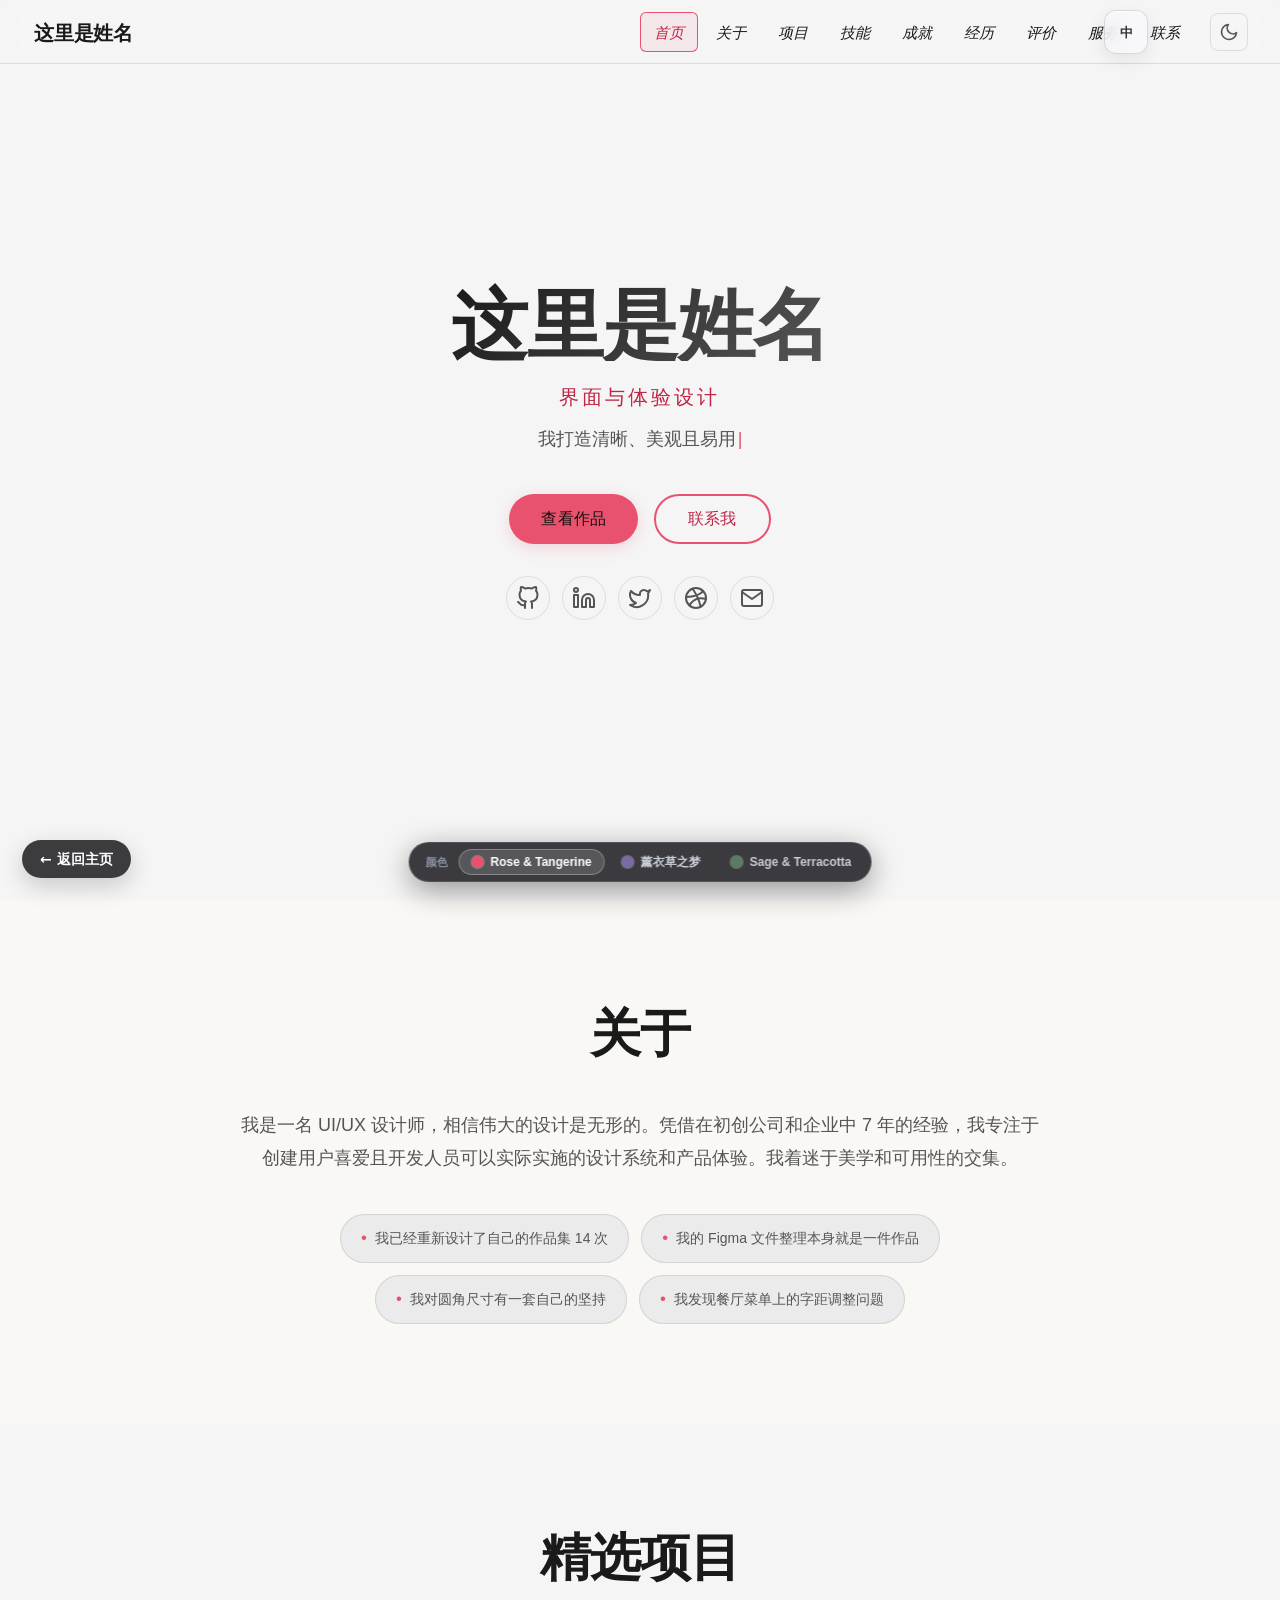
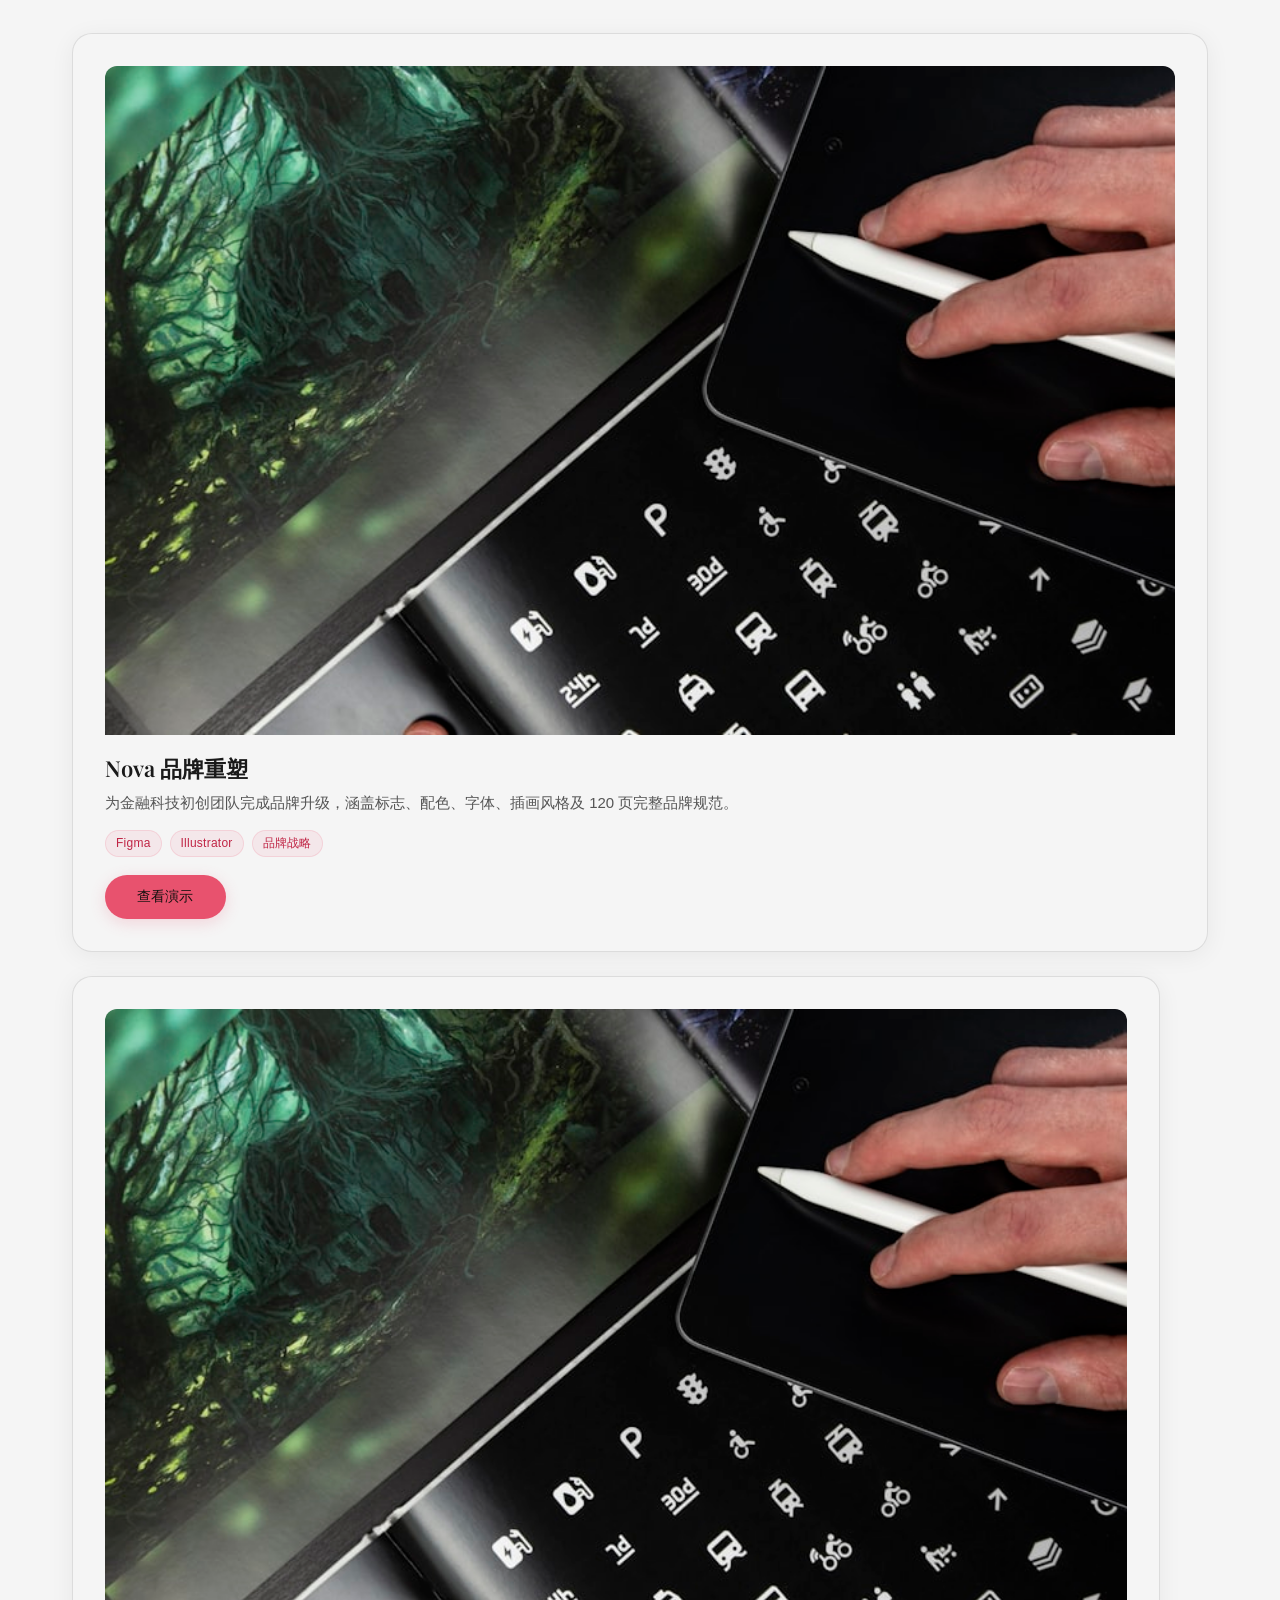
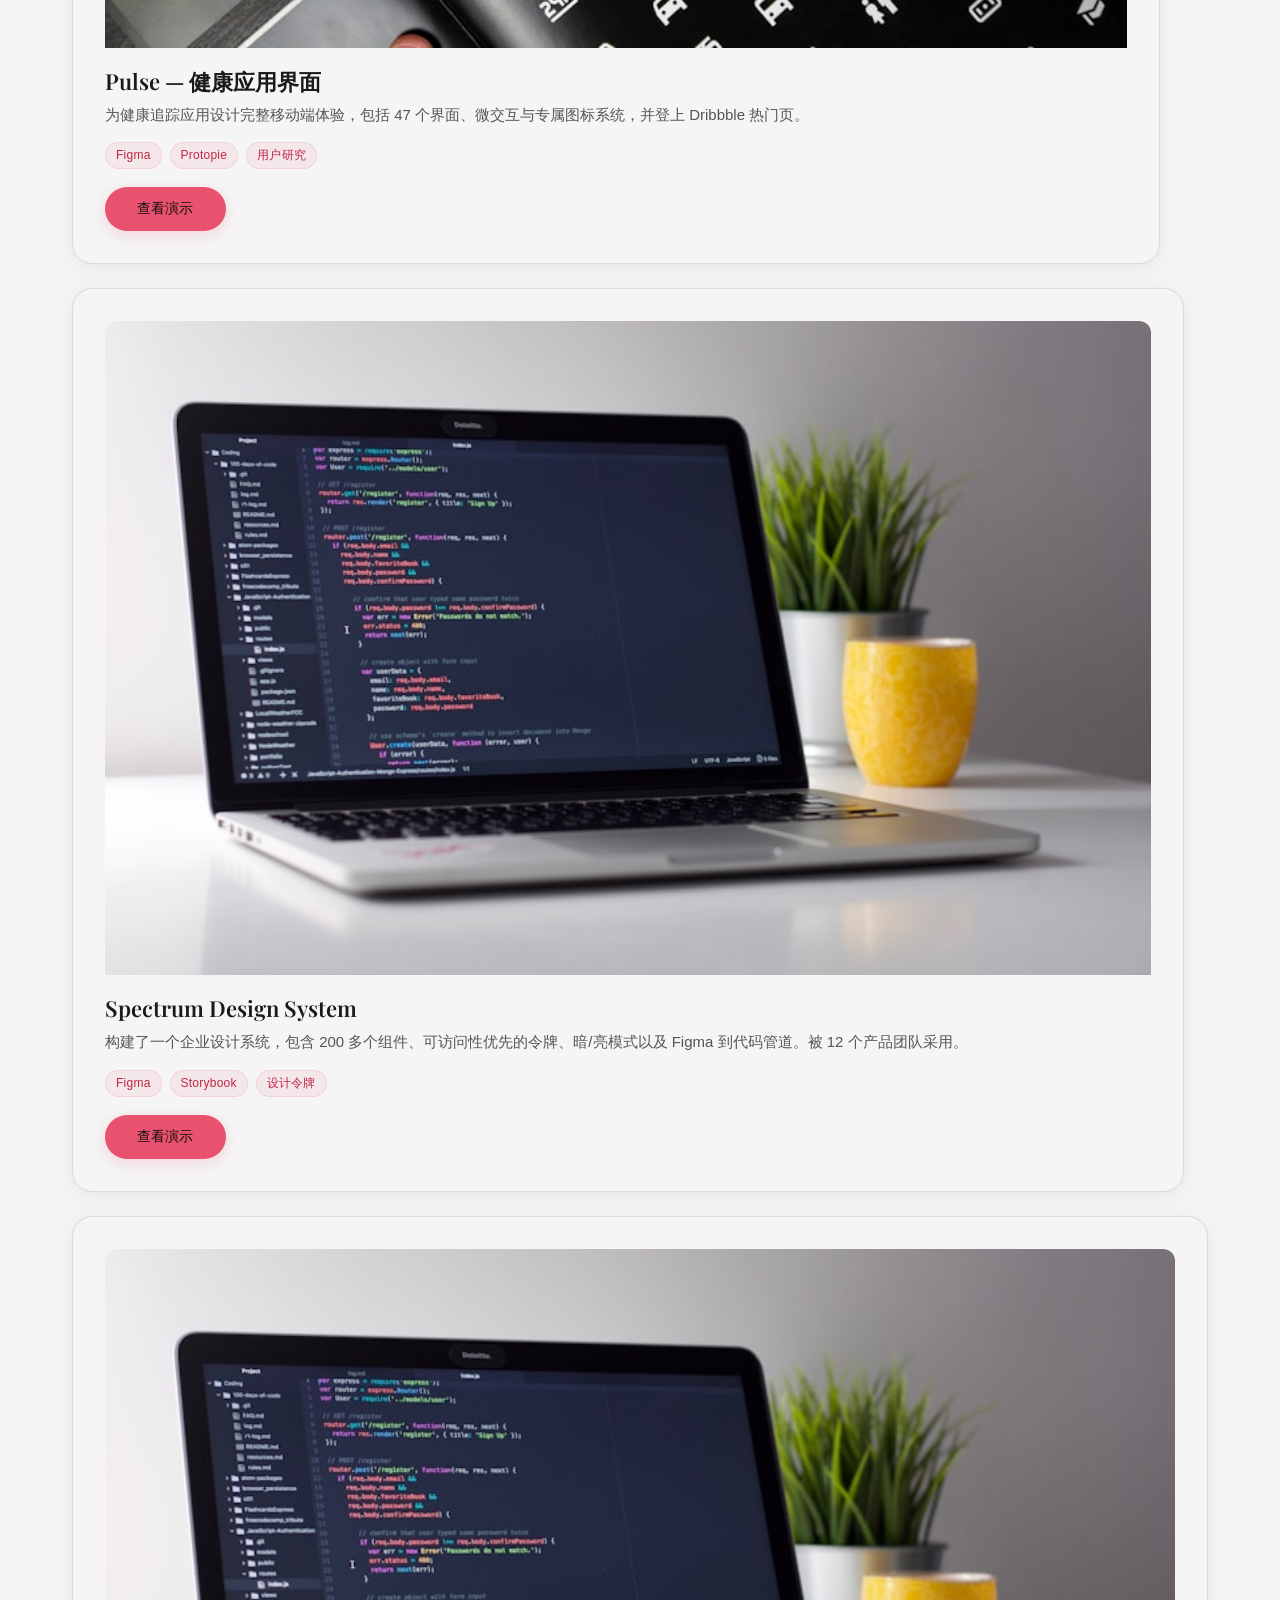
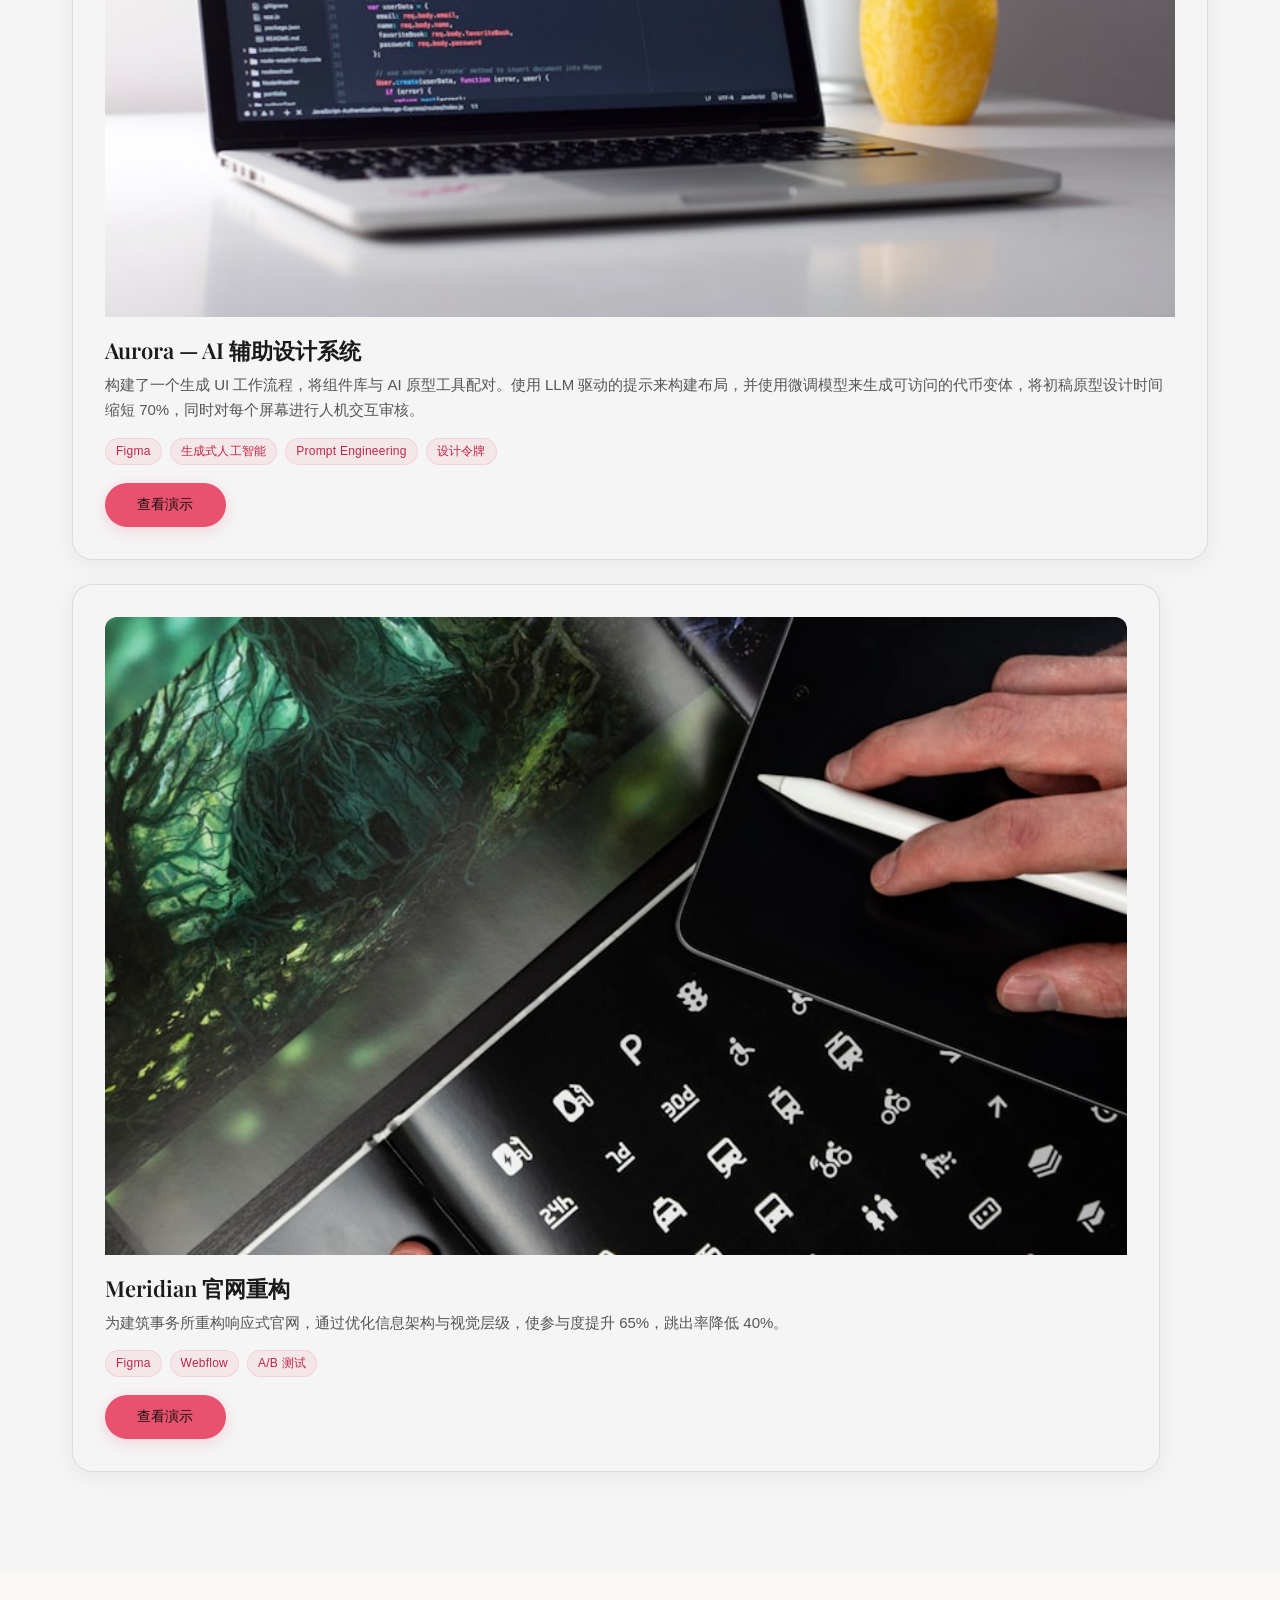
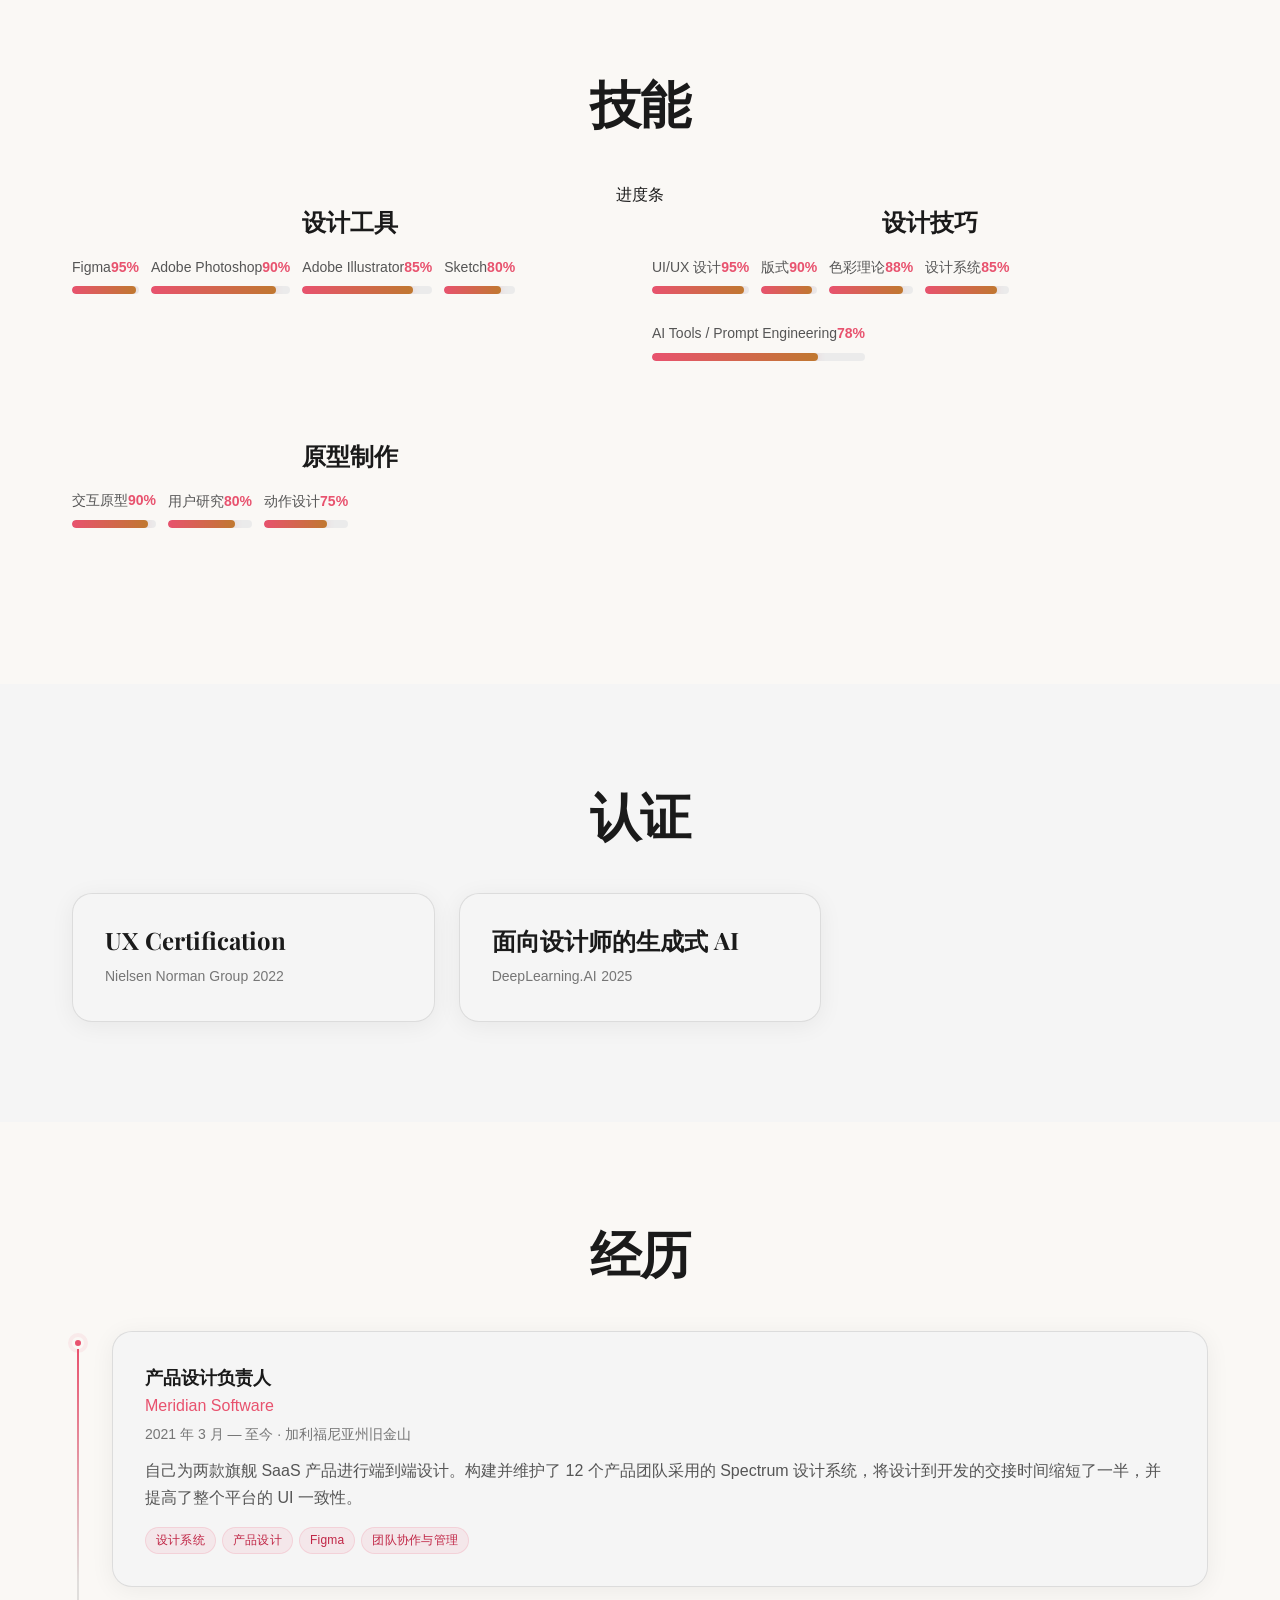
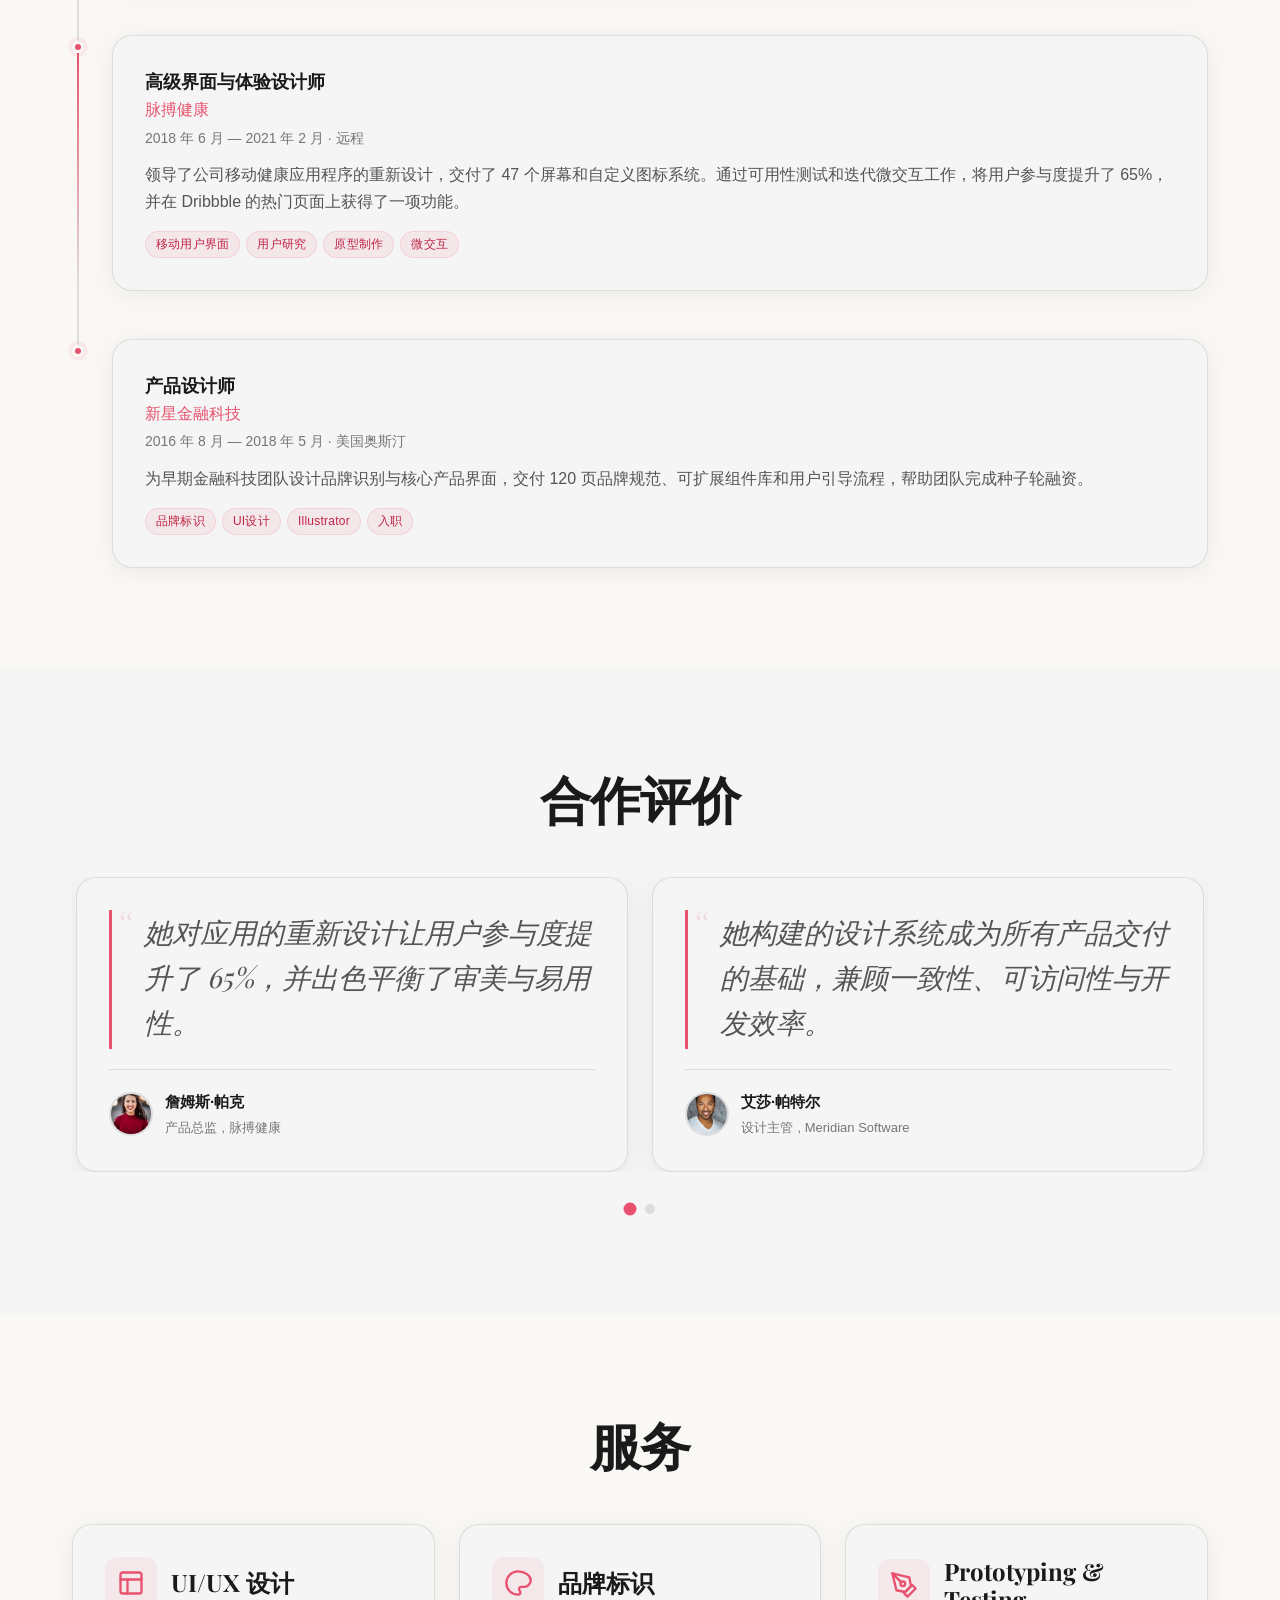
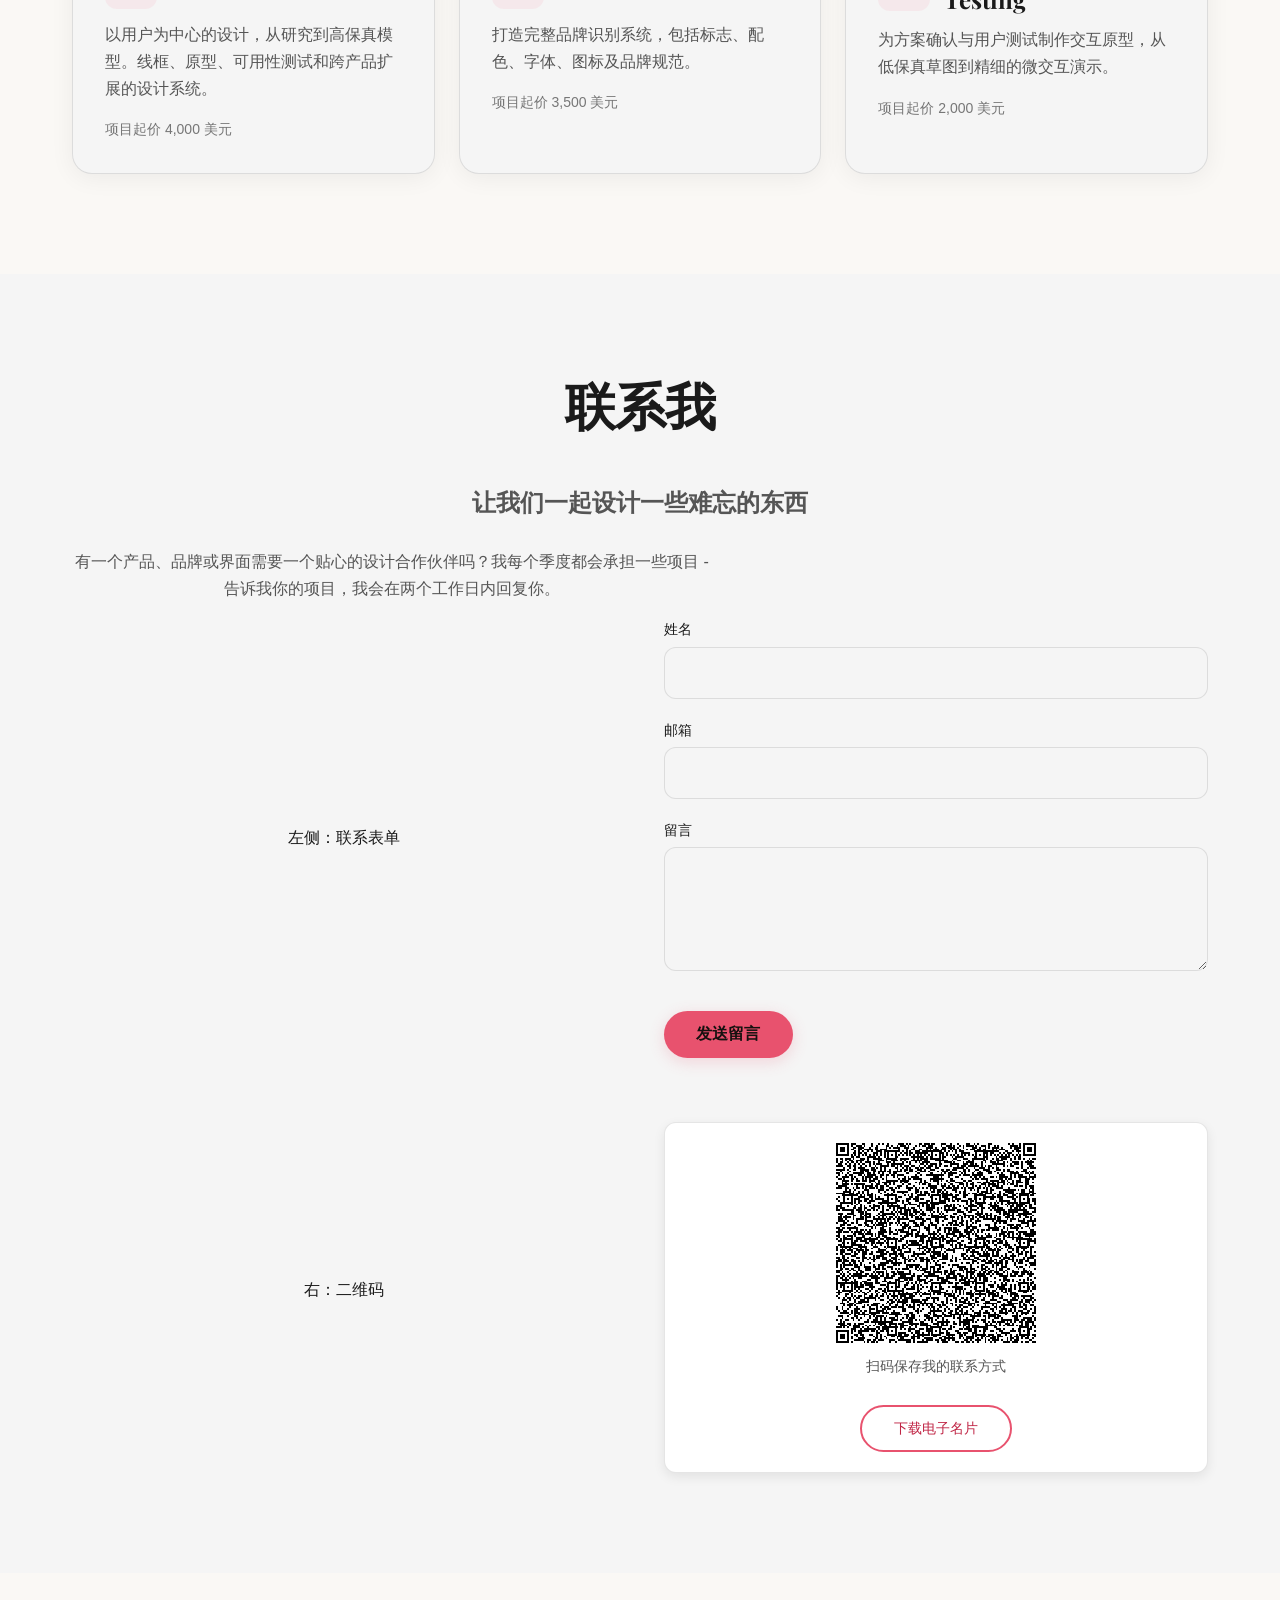
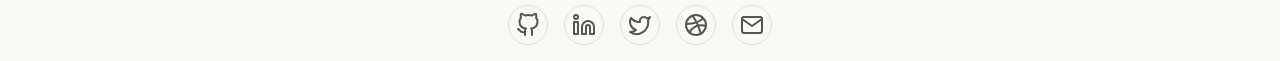
<file: services/ui-design/index.html>
<html lang="zh-CN">
<head>
<meta charset="utf-8"/>
<meta content="width=device-width, initial-scale=1" name="viewport"/>
<script id="animfolio-theme-bootstrap">
(function(){
  var scheme='light';
  try { var saved=localStorage.getItem('animfolio_theme'); if(saved==='dark'||saved==='light') scheme=saved; } catch(e) {}
  document.documentElement.setAttribute('data-animfolio-pre-theme',scheme);
  document.documentElement.classList.add('animfolio-theme-booting');
  window.__animfolioInitialTheme=scheme;
})();
</script>
<style id="animfolio-theme-bootstrap-style">
html[data-animfolio-pre-theme="dark"],html[data-animfolio-pre-theme="dark"] body{background:#1a1a1a;color:#f0ece8}
html[data-animfolio-pre-theme="light"],html[data-animfolio-pre-theme="light"] body{background:#faf8f5;color:#1a1a1a}
html.animfolio-theme-booting .animfolio-container,html.animfolio-theme-booting .animfolio-container *{transition:none!important}
</style>

<title>界面与体验设计 · 这里是姓名</title>
<meta content="这里是姓名 — 界面与体验设计。" name="description"/>
<style>
@font-face { font-family: 'Playfair Display'; font-style: normal; font-weight: 400 900; font-display: swap; src: url('./assets/fonts/playfair-display-latin.woff2') format('woff2'); }
@font-face { font-family: 'JetBrains Mono'; font-style: normal; font-weight: 400 700; font-display: swap; src: url('./assets/fonts/jetbrains-mono-latin.woff2') format('woff2'); }

/*# sourceURL=animfolio-fonts-local-inline-css */
</style>
<link href="./assets/css/animfolio-base.css" rel="stylesheet"/>
<link href="./assets/css/animfolio-animations.css" rel="stylesheet"/>
<link href="./assets/css/animfolio-nav.css" rel="stylesheet"/>
<link href="./assets/css/animfolio-contact.css" rel="stylesheet"/>
<link href="./assets/css/animfolio-gallery.css" rel="stylesheet"/>
<link href="./assets/css/animfolio-qr.css" rel="stylesheet"/>
<link href="./assets/css/animfolio-print.css" media="print" rel="stylesheet"/>
<link href="./assets/css/format.css" rel="stylesheet"/>
<style id="animfolio-theme-vars">
.animfolio-container {
	--animfolio-accent: #E8526E !important;
	--animfolio-accent-hover: #de4864 !important;
	--animfolio-accent-light: rgba(232, 82, 110, 0.1) !important;
	--animfolio-accent-subtle: rgba(232, 82, 110, 0.12) !important;
	--animfolio-accent-shadow: rgba(232, 82, 110, 0.3) !important;
	--animfolio-accent-glow: rgba(232, 82, 110, 0.5) !important;
	--animfolio-secondary: #C07830 !important;
	--animfolio-secondary-hover: #b66e26 !important;
	--animfolio-secondary-light: rgba(192, 120, 48, 0.1) !important;
	--animfolio-on-accent: #14110f !important;
	--animfolio-on-secondary: #14110f !important;
	--animfolio-bg: #1a1a1a;
	--animfolio-bg-secondary: #f0ece8;
	--animfolio-bg-tertiary: #1e1e1e;
	--animfolio-text: #f0ece8;
	--animfolio-text-secondary: #a0a0a0;
	--animfolio-text-muted: #8a8a8a;
	--animfolio-border: rgba(255, 255, 255, 0.1);
	--animfolio-border-strong: rgba(255, 255, 255, 0.2);
	--animfolio-surface: #1a1a1a;
	--animfolio-surface-hover: #222222;
	--animfolio-overlay: rgba(0, 0, 0, 0.75);
	--animfolio-success: #22c55e;
	--animfolio-warning: #f59e0b;
	--animfolio-error: #ef4444;
	--animfolio-info: #3b82f6;
	--animfolio-font-heading: 'Playfair Display', -apple-system, BlinkMacSystemFont, sans-serif;
	--animfolio-font-body: 'DM Sans', -apple-system, BlinkMacSystemFont, sans-serif;
	--animfolio-font-mono: 'JetBrains Mono', 'Fira Code', 'Consolas', monospace;
	--animfolio-font-size-base: 16px;
	--animfolio-font-size-h1: clamp(2.5rem, 5vw, 4rem);
	--animfolio-font-size-h2: clamp(1.75rem, 3.5vw, 2.5rem);
	--animfolio-font-size-h3: 1.5rem;
	--animfolio-font-size-h4: 1.25rem;
	--animfolio-font-weight-bold: 700;
	--animfolio-font-weight-medium: 500;
	--animfolio-line-height: 1.6;
	--animfolio-letter-spacing: 0em;
	--animfolio-container-width: 1200px;
	--animfolio-section-spacing: 100px;
	--animfolio-radius: 12px;
	--animfolio-radius-sm: 6px;
	--animfolio-radius-lg: 16px;
	--animfolio-shadow-sm: 0 1px 2px rgba(0, 0, 0, 0.1);
	--animfolio-shadow-md: 0 4px 12px rgba(0, 0, 0, 0.15);
	--animfolio-shadow-lg: 0 10px 30px rgba(0, 0, 0, 0.2);
	--animfolio-shadow-xl: 0 20px 50px rgba(0, 0, 0, 0.3);
	--animfolio-duration: 0.6s;
	--animfolio-delay: 0s;
	--animfolio-easing: cubic-bezier(0.4, 0, 0.2, 1);
	--animfolio-easing-bounce: cubic-bezier(0.34, 1.56, 0.64, 1);
	--animfolio-stagger: 0.1s;
	--animfolio-transition-fast: 150ms ease;
	--animfolio-transition-normal: 300ms ease;
	--animfolio-transition-slow: 500ms ease;
	--animfolio-z-base: 1;
	--animfolio-z-dropdown: 100;
	--animfolio-z-sticky: 200;
	--animfolio-z-nav: 300;
	--animfolio-z-modal: 400;
	--animfolio-z-lightbox: 500;
	--animfolio-z-tooltip: 600;
	--animfolio-z-cursor: 700;
}
.animfolio-container--light, .animfolio-container[data-animfolio-scheme="light"] {
	--animfolio-bg: #faf8f5;
	--animfolio-bg-secondary: #f5f5f5;
	--animfolio-bg-tertiary: #ebebeb;
	--animfolio-text: #1a1a1a;
	--animfolio-text-secondary: #555555;
	--animfolio-text-muted: #767676;
	--animfolio-border: rgba(0, 0, 0, 0.1);
	--animfolio-border-strong: rgba(0, 0, 0, 0.2);
	--animfolio-surface: #ffffff;
	--animfolio-surface-hover: #f9f9f9;
	--animfolio-overlay: rgba(0, 0, 0, 0.5);
	--animfolio-shadow-sm: 0 1px 2px rgba(0, 0, 0, 0.05);
	--animfolio-shadow-md: 0 4px 12px rgba(0, 0, 0, 0.08);
	--animfolio-shadow-lg: 0 10px 30px rgba(0, 0, 0, 0.1);
	--animfolio-shadow-xl: 0 20px 50px rgba(0, 0, 0, 0.15);
	--animfolio-accent-light: rgba(232, 82, 110, 0.08) !important;
	--animfolio-accent-subtle: rgba(232, 82, 110, 0.05) !important;
	--animfolio-accent-shadow: rgba(232, 82, 110, 0.2) !important;
	--animfolio-accent-glow: rgba(232, 82, 110, 0.15) !important;
	--animfolio-on-accent: #14110f !important;
	--animfolio-on-secondary: #14110f !important;
}
@media (prefers-color-scheme: light) {
	.animfolio-container--auto {
		--animfolio-bg: #faf8f5;
		--animfolio-bg-secondary: #f5f5f5;
		--animfolio-bg-tertiary: #ebebeb;
		--animfolio-text: #1a1a1a;
		--animfolio-text-secondary: #555555;
		--animfolio-text-muted: #767676;
		--animfolio-border: rgba(0, 0, 0, 0.1);
		--animfolio-border-strong: rgba(0, 0, 0, 0.2);
		--animfolio-surface: #ffffff;
		--animfolio-surface-hover: #f9f9f9;
		--animfolio-overlay: rgba(0, 0, 0, 0.5);
		--animfolio-shadow-sm: 0 1px 2px rgba(0, 0, 0, 0.05);
		--animfolio-shadow-md: 0 4px 12px rgba(0, 0, 0, 0.08);
		--animfolio-shadow-lg: 0 10px 30px rgba(0, 0, 0, 0.1);
		--animfolio-shadow-xl: 0 20px 50px rgba(0, 0, 0, 0.15);
		--animfolio-accent-light: rgba(232, 82, 110, 0.08) !important;
		--animfolio-accent-subtle: rgba(232, 82, 110, 0.05) !important;
		--animfolio-accent-shadow: rgba(232, 82, 110, 0.2) !important;
		--animfolio-accent-glow: rgba(232, 82, 110, 0.15) !important;
		--animfolio-on-accent: #14110f !important;
		--animfolio-on-secondary: #14110f !important;
	}
}

.animfolio-container *,.animfolio-container *::before,.animfolio-container *::after{box-sizing:border-box}html{scroll-behavior:smooth;-webkit-font-smoothing:antialiased;-moz-osx-font-smoothing:grayscale}body{margin:0;padding:0;background:#faf8f5;color:#1a1a1a;font-family:var(--animfolio-font-body,'Inter',-apple-system,BlinkMacSystemFont,'Segoe UI',sans-serif);font-size:var(--animfolio-font-size-base,16px);line-height:var(--animfolio-line-height,1.6);overflow-x:hidden}body.admin-bar{padding-top:32px}body.admin-bar .animfolio-nav--sticky{top:32px}@media screen and (max-width:782px){body.admin-bar{padding-top:46px}body.admin-bar .animfolio-nav--sticky{top:46px}}.wp-site-blocks,.entry-content,.page-content,.post-content{all:unset;display:block}
/*# sourceURL=animfolio-base-inline-css */
</style>
<script>
document.documentElement.className+=" animfolio-js";(function(){function r(){if(window.animfolio&&window.animfolio._initialized){return;}var e=document.querySelectorAll("[data-animfolio-animate]:not(.animfolio-visible),.animfolio-stagger__item:not(.animfolio-visible)");for(var i=0;i<e.length;i++){e[i].classList.add("animfolio-visible");}}if(document.readyState==="complete"){setTimeout(r,1500);}else{window.addEventListener("load",function(){setTimeout(r,1500);});}setTimeout(r,4000);})();
//# sourceURL=animfolio-failsafe-js-after
</script>
<style>
.service-back{position:fixed;left:22px;bottom:22px;z-index:99999;padding:12px 18px;border-radius:999px;background:rgba(20,20,24,.82);color:#fff;text-decoration:none;font:600 14px/1 system-ui;backdrop-filter:blur(12px);box-shadow:0 8px 25px rgba(0,0,0,.18)}

</style><link href="../service-language.css?v=6" rel="stylesheet"/></head>
<body><button aria-label="切换为英文" aria-pressed="true" class="service-language-toggle" data-language="zh" type="button"><span aria-hidden="true" class="service-language-symbol">中</span></button><a aria-label="返回个人主页服务模块" class="service-back" href="../../#services">← 返回主页</a>
<script>window.ANIMFOLIO_CONTACT_EMAIL = "you@example.com";</script>
<div class="animfolio-container animfolio-container--light animfolio-container--format-02 animfolio-container--one-page" data-animfolio-format="format-02-designer" data-animfolio-intensity="medium" data-animfolio-scheme="light"><script id="animfolio-theme-apply">(function(){var c=document.currentScript.parentElement,s=window.__animfolioInitialTheme||c.getAttribute('data-animfolio-scheme');c.setAttribute('data-animfolio-scheme',s);c.classList.remove('animfolio-container--dark','animfolio-container--light');c.classList.add('animfolio-container--'+s);requestAnimationFrame(function(){requestAnimationFrame(function(){document.documentElement.classList.remove('animfolio-theme-booting')})})})();</script><a class="animfolio-skip-link" href="#hero">跳到主要内容</a><nav aria-label="作品集导航" class="animfolio-nav animfolio-nav--horizontal animfolio-nav--sticky" role="navigation"><a class="animfolio-nav__logo" href="#hero">这里是姓名</a><button aria-controls="animfolio-nav-menu" aria-expanded="false" aria-label="切换导航" class="animfolio-nav__toggle"><span aria-hidden="true" class="animfolio-nav__toggle-bar"></span><span aria-hidden="true" class="animfolio-nav__toggle-bar"></span><span aria-hidden="true" class="animfolio-nav__toggle-bar"></span></button><ul class="animfolio-nav__list" id="animfolio-nav-menu"><li class="animfolio-nav__item"><a class="animfolio-nav__link" data-animfolio-section="hero" href="#hero">首页</a></li><li class="animfolio-nav__item"><a class="animfolio-nav__link" data-animfolio-section="about" href="#about">关于</a></li><li class="animfolio-nav__item"><a class="animfolio-nav__link" data-animfolio-section="projects" href="#projects">项目</a></li><li class="animfolio-nav__item"><a class="animfolio-nav__link" data-animfolio-section="skills" href="#skills">技能</a></li><li class="animfolio-nav__item"><a class="animfolio-nav__link" data-animfolio-section="achievements" href="#achievements">成就</a></li><li class="animfolio-nav__item"><a class="animfolio-nav__link" data-animfolio-section="experience" href="#experience">经历</a></li><li class="animfolio-nav__item"><a class="animfolio-nav__link" data-animfolio-section="testimonials" href="#testimonials">评价</a></li><li class="animfolio-nav__item"><a class="animfolio-nav__link" data-animfolio-section="services" href="#services">服务</a></li><li class="animfolio-nav__item"><a class="animfolio-nav__link" data-animfolio-section="contact" href="#contact">联系</a></li></ul><button aria-label="切换明暗模式" class="animfolio-theme-toggle"><span aria-hidden="true" class="animfolio-theme-toggle__icon animfolio-theme-toggle__icon--sun"><svg fill="none" height="20" stroke="currentColor" stroke-linecap="round" stroke-linejoin="round" stroke-width="2" viewbox="0 0 24 24" width="20"><circle cx="12" cy="12" r="5"></circle><line x1="12" x2="12" y1="1" y2="3"></line><line x1="12" x2="12" y1="21" y2="23"></line><line x1="4.22" x2="5.64" y1="4.22" y2="5.64"></line><line x1="18.36" x2="19.78" y1="18.36" y2="19.78"></line><line x1="1" x2="3" y1="12" y2="12"></line><line x1="21" x2="23" y1="12" y2="12"></line><line x1="4.22" x2="5.64" y1="19.78" y2="18.36"></line><line x1="18.36" x2="19.78" y1="5.64" y2="4.22"></line></svg></span><span aria-hidden="true" class="animfolio-theme-toggle__icon animfolio-theme-toggle__icon--moon"><svg fill="none" height="20" stroke="currentColor" stroke-linecap="round" stroke-linejoin="round" stroke-width="2" viewbox="0 0 24 24" width="20"><path d="M21 12.79A9 9 0 1111.21 3 7 7 0 0021 12.79z"></path></svg></span></button></nav><section class="animfolio-section animfolio-section--hero animfolio-section--align-center" data-animfolio-section="hero" id="hero"><div class="animfolio-inner">
<div class="animfolio-hero">
<div class="animfolio-hero__content">
<h1 class="animfolio-hero__name" data-animfolio-animate="fade-up">这里是姓名</h1>
<h2 class="animfolio-hero__title" data-animfolio-animate="fade-up" data-animfolio-delay="0.1">界面与体验设计</h2>
<div class="animfolio-hero__subtitle animfolio-hero__typed" data-animfolio-animate="fade-up" data-animfolio-delay="0.2" data-animfolio-typed='["我打造清晰、美观且易用的数字体验。", "我把想法转化为有逻辑的视觉叙事。", "我带着目标与热情进行设计。"]'>我打造清晰、美观且易用的数字体验。</div>
<div class="animfolio-hero__cta" data-animfolio-animate="fade-up" data-animfolio-delay="0.3">
<a class="animfolio-button animfolio-button--primary animfolio-hero__cta-primary" href="#projects">
						查看作品					</a>
<a class="animfolio-button animfolio-button--secondary animfolio-hero__cta-secondary" href="#contact">
						联系我					</a>
</div>
<div class="animfolio-hero__social animfolio-social-icons animfolio-social-icons--outline" data-animfolio-animate="fade-up" data-animfolio-delay="0.4">
<a aria-label="Github" href="https://github.com/yourusername" rel="noopener noreferrer" target="_blank">
<svg aria-hidden="true" fill="none" height="24" stroke="currentColor" stroke-linecap="round" stroke-linejoin="round" stroke-width="2" viewbox="0 0 24 24" width="24" xmlns="http://www.w3.org/2000/svg"><path d="M9 19c-5 1.5-5-2.5-7-3m14 6v-3.87a3.37 3.37 0 0 0-.94-2.61c3.14-.35 6.44-1.54 6.44-7A5.44 5.44 0 0 0 20 4.77 5.07 5.07 0 0 0 19.91 1S18.73.65 16 2.48a13.38 13.38 0 0 0-7 0C6.27.65 5.09 1 5.09 1A5.07 5.07 0 0 0 5 4.77a5.44 5.44 0 0 0-1.5 3.78c0 5.42 3.3 6.61 6.44 7A3.37 3.37 0 0 0 9 18.13V22"></path></svg> <span class="animfolio-social__label">Github</span>
</a>
<a aria-label="领英" href="https://linkedin.com/in/yourusername" rel="noopener noreferrer" target="_blank">
<svg aria-hidden="true" fill="none" height="24" stroke="currentColor" stroke-linecap="round" stroke-linejoin="round" stroke-width="2" viewbox="0 0 24 24" width="24" xmlns="http://www.w3.org/2000/svg"><path d="M16 8a6 6 0 0 1 6 6v7h-4v-7a2 2 0 0 0-2-2 2 2 0 0 0-2 2v7h-4v-7a6 6 0 0 1 6-6z"></path><rect height="12" width="4" x="2" y="9"></rect><circle cx="4" cy="4" r="2"></circle></svg> <span class="animfolio-social__label">领英</span>
</a>
<a aria-label="推特" href="https://twitter.com/yourusername" rel="noopener noreferrer" target="_blank">
<svg aria-hidden="true" fill="none" height="24" stroke="currentColor" stroke-linecap="round" stroke-linejoin="round" stroke-width="2" viewbox="0 0 24 24" width="24" xmlns="http://www.w3.org/2000/svg"><path d="M22 4s-.7 2.1-2 3.4c1.6 10-9.4 17.3-18 11.6 2.2.1 4.4-.6 6-2C3 15.5.5 9.6 3 5c2.2 2.6 5.6 4.1 9 4-.9-4.2 4-6.6 7-3.8 1.1 0 3-1.2 3-1.2z"></path></svg> <span class="animfolio-social__label">推特</span>
</a>
<a aria-label="运球" href="https://dribbble.com/yourusername" rel="noopener noreferrer" target="_blank">
<svg aria-hidden="true" fill="none" height="24" stroke="currentColor" stroke-linecap="round" stroke-linejoin="round" stroke-width="2" viewbox="0 0 24 24" width="24" xmlns="http://www.w3.org/2000/svg"><circle cx="12" cy="12" r="10"></circle><path d="M8.56 2.75c4.37 6.03 6.02 9.42 8.03 17.72m2.54-15.38c-3.72 4.35-8.94 5.66-16.88 5.85m19.5 1.9c-3.5-.93-6.63-.82-8.94 0-2.58.92-5.01 2.86-7.44 6.32"></path></svg> <span class="animfolio-social__label">运球</span>
</a>
<a aria-label="邮箱" href="mailto:hello@yourdomain.com" rel="noopener noreferrer" target="_blank">
<svg aria-hidden="true" fill="none" height="24" stroke="currentColor" stroke-linecap="round" stroke-linejoin="round" stroke-width="2" viewbox="0 0 24 24" width="24" xmlns="http://www.w3.org/2000/svg"><path d="M4 4h16c1.1 0 2 .9 2 2v12c0 1.1-.9 2-2 2H4c-1.1 0-2-.9-2-2V6c0-1.1.9-2 2-2z"></path><polyline points="22,6 12,13 2,6"></polyline></svg> <span class="animfolio-social__label">邮箱</span>
</a>
</div>
</div>
</div>
</div><!-- .animfolio-inner --></section><section class="animfolio-section animfolio-section--about animfolio-section--align-center" data-animfolio-section="about" id="about"><div class="animfolio-inner"><div class="animfolio-section__header"><h2 class="animfolio-section__title">关于</h2></div><div class="animfolio-about" data-animfolio-animate="fade-up">
<div class="animfolio-about__bio">我是一名 UI/UX 设计师，相信伟大的设计是无形的。凭借在初创公司和企业中 7 年的经验，我专注于创建用户喜爱且开发人员可以实际实施的设计系统和产品体验。我着迷于美学和可用性的交集。</div>
<div class="animfolio-about__fun-facts animfolio-stagger" data-animfolio-stagger="0.1">
<div class="animfolio-about__fun-fact animfolio-stagger__item">
					我已经重新设计了自己的作品集 14 次				</div>
<div class="animfolio-about__fun-fact animfolio-stagger__item">
					我的 Figma 文件整理本身就是一件作品				</div>
<div class="animfolio-about__fun-fact animfolio-stagger__item">
					我对圆角尺寸有一套自己的坚持				</div>
<div class="animfolio-about__fun-fact animfolio-stagger__item">
					我发现餐厅菜单上的字距调整问题				</div>
</div>
</div>
</div><!-- .animfolio-inner --></section><section class="animfolio-section animfolio-section--projects animfolio-section--align-center" data-animfolio-section="projects" id="projects"><div class="animfolio-inner"><div class="animfolio-section__header"><h2 class="animfolio-section__title">精选项目</h2></div>
<div class="animfolio-grid animfolio-grid--2 animfolio-stagger" data-animfolio-stagger="0.15">
<div class="animfolio-project animfolio-card animfolio-card--bordered animfolio-stagger__item">
<img alt="Nova 品牌重塑" class="animfolio-project__image" decoding="async" height="400" loading="lazy" src="./assets/images/project-design.jpg" width="600"/>
<h3 class="animfolio-project__title animfolio-card__title">Nova 品牌重塑</h3>
<p class="animfolio-project__description">为金融科技初创团队完成品牌升级，涵盖标志、配色、字体、插画风格及 120 页完整品牌规范。</p>
<div class="animfolio-project__stack animfolio-card__tags">
<span class="animfolio-card__tag">Figma</span>
<span class="animfolio-card__tag">Illustrator</span>
<span class="animfolio-card__tag">品牌战略</span>
</div>
<div class="animfolio-project__links animfolio-card__footer">
<a class="animfolio-button animfolio-button--primary" href="#" rel="noopener noreferrer" target="_blank">
						查看演示					</a>
</div>
</div>
<div class="animfolio-project animfolio-card animfolio-card--bordered animfolio-stagger__item">
<img alt="Pulse — 健康应用界面" class="animfolio-project__image" decoding="async" height="400" loading="lazy" src="./assets/images/project-design.jpg" width="600"/>
<h3 class="animfolio-project__title animfolio-card__title">Pulse — 健康应用界面</h3>
<p class="animfolio-project__description">为健康追踪应用设计完整移动端体验，包括 47 个界面、微交互与专属图标系统，并登上 Dribbble 热门页。</p>
<div class="animfolio-project__stack animfolio-card__tags">
<span class="animfolio-card__tag">Figma</span>
<span class="animfolio-card__tag">Protopie</span>
<span class="animfolio-card__tag">用户研究</span>
</div>
<div class="animfolio-project__links animfolio-card__footer">
<a class="animfolio-button animfolio-button--primary" href="#" rel="noopener noreferrer" target="_blank">
						查看演示					</a>
</div>
</div>
<div class="animfolio-project animfolio-card animfolio-card--bordered animfolio-stagger__item">
<img alt="Spectrum Design System" class="animfolio-project__image" decoding="async" height="400" loading="lazy" src="./assets/images/project-tech.jpg" width="600"/>
<h3 class="animfolio-project__title animfolio-card__title">Spectrum Design System</h3>
<p class="animfolio-project__description">构建了一个企业设计系统，包含 200 多个组件、可访问性优先的令牌、暗/亮模式以及 Figma 到代码管道。被 12 个产品团队采用。</p>
<div class="animfolio-project__stack animfolio-card__tags">
<span class="animfolio-card__tag">Figma</span>
<span class="animfolio-card__tag">Storybook</span>
<span class="animfolio-card__tag">设计令牌</span>
</div>
<div class="animfolio-project__links animfolio-card__footer">
<a class="animfolio-button animfolio-button--primary" href="#" rel="noopener noreferrer" target="_blank">
						查看演示					</a>
</div>
</div>
<div class="animfolio-project animfolio-card animfolio-card--bordered animfolio-stagger__item">
<img alt="Aurora — AI 辅助设计系统" class="animfolio-project__image" decoding="async" height="400" loading="lazy" src="./assets/images/project-tech.jpg" width="600"/>
<h3 class="animfolio-project__title animfolio-card__title">Aurora — AI 辅助设计系统</h3>
<p class="animfolio-project__description">构建了一个生成 UI 工作流程，将组件库与 AI 原型工具配对。使用 LLM 驱动的提示来构建布局，并使用微调模型来生成可访问的代币变体，将初稿原型设计时间缩短 70%，同时对每个屏幕进行人机交互审核。</p>
<div class="animfolio-project__stack animfolio-card__tags">
<span class="animfolio-card__tag">Figma</span>
<span class="animfolio-card__tag">生成式人工智能</span>
<span class="animfolio-card__tag">Prompt Engineering</span>
<span class="animfolio-card__tag">设计令牌</span>
</div>
<div class="animfolio-project__links animfolio-card__footer">
<a class="animfolio-button animfolio-button--primary" href="#" rel="noopener noreferrer" target="_blank">
						查看演示					</a>
</div>
</div>
<div class="animfolio-project animfolio-card animfolio-card--bordered animfolio-stagger__item">
<img alt="Meridian 官网重构" class="animfolio-project__image" decoding="async" height="400" loading="lazy" src="./assets/images/project-design.jpg" width="600"/>
<h3 class="animfolio-project__title animfolio-card__title">Meridian 官网重构</h3>
<p class="animfolio-project__description">为建筑事务所重构响应式官网，通过优化信息架构与视觉层级，使参与度提升 65%，跳出率降低 40%。</p>
<div class="animfolio-project__stack animfolio-card__tags">
<span class="animfolio-card__tag">Figma</span>
<span class="animfolio-card__tag">Webflow</span>
<span class="animfolio-card__tag">A/B 测试</span>
</div>
<div class="animfolio-project__links animfolio-card__footer">
<a class="animfolio-button animfolio-button--primary" href="#" rel="noopener noreferrer" target="_blank">
						查看演示					</a>
</div>
</div>
</div>
</div><!-- .animfolio-inner --></section><section class="animfolio-section animfolio-section--skills animfolio-section--align-center" data-animfolio-section="skills" id="skills"><div class="animfolio-inner"><div class="animfolio-section__header"><h2 class="animfolio-section__title">技能</h2></div>
<div class="animfolio-skills animfolio-skills--bars" data-animfolio-animate="fade-up">
 进度条 
<div class="animfolio-grid animfolio-grid--2 animfolio-stagger" data-animfolio-stagger="0.1">
<div class="animfolio-skills__category animfolio-stagger__item">
<h3 class="animfolio-skills__category-title">设计工具</h3>
<div class="animfolio-skills__list">
<div class="animfolio-skills__item">
<div class="animfolio-skills__label">
<span>Figma</span>
<span class="animfolio-skills__value">95%</span>
</div>
<div class="animfolio-skills__bar">
<div class="animfolio-skills__bar-fill" style="width: 95%"></div>
</div>
</div>
<div class="animfolio-skills__item">
<div class="animfolio-skills__label">
<span>Adobe Photoshop</span>
<span class="animfolio-skills__value">90%</span>
</div>
<div class="animfolio-skills__bar">
<div class="animfolio-skills__bar-fill" style="width: 90%"></div>
</div>
</div>
<div class="animfolio-skills__item">
<div class="animfolio-skills__label">
<span>Adobe Illustrator</span>
<span class="animfolio-skills__value">85%</span>
</div>
<div class="animfolio-skills__bar">
<div class="animfolio-skills__bar-fill" style="width: 85%"></div>
</div>
</div>
<div class="animfolio-skills__item">
<div class="animfolio-skills__label">
<span>Sketch</span>
<span class="animfolio-skills__value">80%</span>
</div>
<div class="animfolio-skills__bar">
<div class="animfolio-skills__bar-fill" style="width: 80%"></div>
</div>
</div>
</div>
</div>
<div class="animfolio-skills__category animfolio-stagger__item">
<h3 class="animfolio-skills__category-title">设计技巧</h3>
<div class="animfolio-skills__list">
<div class="animfolio-skills__item">
<div class="animfolio-skills__label">
<span>UI/UX 设计</span>
<span class="animfolio-skills__value">95%</span>
</div>
<div class="animfolio-skills__bar">
<div class="animfolio-skills__bar-fill" style="width: 95%"></div>
</div>
</div>
<div class="animfolio-skills__item">
<div class="animfolio-skills__label">
<span>版式</span>
<span class="animfolio-skills__value">90%</span>
</div>
<div class="animfolio-skills__bar">
<div class="animfolio-skills__bar-fill" style="width: 90%"></div>
</div>
</div>
<div class="animfolio-skills__item">
<div class="animfolio-skills__label">
<span>色彩理论</span>
<span class="animfolio-skills__value">88%</span>
</div>
<div class="animfolio-skills__bar">
<div class="animfolio-skills__bar-fill" style="width: 88%"></div>
</div>
</div>
<div class="animfolio-skills__item">
<div class="animfolio-skills__label">
<span>设计系统</span>
<span class="animfolio-skills__value">85%</span>
</div>
<div class="animfolio-skills__bar">
<div class="animfolio-skills__bar-fill" style="width: 85%"></div>
</div>
</div>
<div class="animfolio-skills__item">
<div class="animfolio-skills__label">
<span>AI Tools / Prompt Engineering</span>
<span class="animfolio-skills__value">78%</span>
</div>
<div class="animfolio-skills__bar">
<div class="animfolio-skills__bar-fill" style="width: 78%"></div>
</div>
</div>
</div>
</div>
<div class="animfolio-skills__category animfolio-stagger__item">
<h3 class="animfolio-skills__category-title">原型制作</h3>
<div class="animfolio-skills__list">
<div class="animfolio-skills__item">
<div class="animfolio-skills__label">
<span>交互原型</span>
<span class="animfolio-skills__value">90%</span>
</div>
<div class="animfolio-skills__bar">
<div class="animfolio-skills__bar-fill" style="width: 90%"></div>
</div>
</div>
<div class="animfolio-skills__item">
<div class="animfolio-skills__label">
<span>用户研究</span>
<span class="animfolio-skills__value">80%</span>
</div>
<div class="animfolio-skills__bar">
<div class="animfolio-skills__bar-fill" style="width: 80%"></div>
</div>
</div>
<div class="animfolio-skills__item">
<div class="animfolio-skills__label">
<span>动作设计</span>
<span class="animfolio-skills__value">75%</span>
</div>
<div class="animfolio-skills__bar">
<div class="animfolio-skills__bar-fill" style="width: 75%"></div>
</div>
</div>
</div>
</div>
</div>
</div>
</div><!-- .animfolio-inner --></section><section class="animfolio-section animfolio-section--achievements animfolio-section--align-center" data-animfolio-section="achievements" id="achievements"><div class="animfolio-inner"><div class="animfolio-section__header"><h2 class="animfolio-section__title">认证</h2></div><div class="animfolio-grid animfolio-grid--3 animfolio-stagger" data-animfolio-stagger="0.1">
<div class="animfolio-card animfolio-card--bordered animfolio-stagger__item">
<h3 class="animfolio-card__title">UX Certification</h3>
<span class="animfolio-card__meta">Nielsen Norman Group</span>
<span class="animfolio-card__meta">2022</span>
</div>
<div class="animfolio-card animfolio-card--bordered animfolio-stagger__item">
<h3 class="animfolio-card__title">面向设计师的生成式 AI</h3>
<span class="animfolio-card__meta">DeepLearning.AI</span>
<span class="animfolio-card__meta">2025</span>
</div>
</div>
</div><!-- .animfolio-inner --></section><section class="animfolio-section animfolio-section--experience animfolio-section--align-center" data-animfolio-section="experience" id="experience"><div class="animfolio-inner"><div class="animfolio-section__header"><h2 class="animfolio-section__title">经历</h2></div>
<div class="animfolio-timeline animfolio-stagger" data-animfolio-animate="fade-up" data-animfolio-stagger="0.1">
<div class="animfolio-timeline__line"></div>
<div class="animfolio-timeline__item animfolio-stagger__item" data-animfolio-animate="fade-up" data-animfolio-delay="0.0">
<div class="animfolio-timeline__dot"></div>
<div class="animfolio-timeline__content animfolio-card animfolio-card--bordered">
<div class="animfolio-timeline__role">产品设计负责人</div>
<div class="animfolio-timeline__company">Meridian Software</div>
<div class="animfolio-timeline__date">
					2021 年 3 月 — 至今 · 加利福尼亚州旧金山									</div>
<div class="animfolio-timeline__description">自己为两款旗舰 SaaS 产品进行端到端设计。构建并维护了 12 个产品团队采用的 Spectrum 设计系统，将设计到开发的交接时间缩短了一半，并提高了整个平台的 UI 一致性。</div>
<div class="animfolio-timeline__tags animfolio-card__tags">
<span class="animfolio-card__tag">设计系统</span>
<span class="animfolio-card__tag">产品设计</span>
<span class="animfolio-card__tag">Figma</span>
<span class="animfolio-card__tag">团队协作与管理</span>
</div>
</div>
</div>
<div class="animfolio-timeline__item animfolio-stagger__item" data-animfolio-animate="fade-up" data-animfolio-delay="0.1">
<div class="animfolio-timeline__dot"></div>
<div class="animfolio-timeline__content animfolio-card animfolio-card--bordered">
<div class="animfolio-timeline__role">高级界面与体验设计师</div>
<div class="animfolio-timeline__company">脉搏健康</div>
<div class="animfolio-timeline__date">
					2018 年 6 月 — 2021 年 2 月 · 远程									</div>
<div class="animfolio-timeline__description">领导了公司移动健康应用程序的重新设计，交付了 47 个屏幕和自定义图标系统。通过可用性测试和迭代微交互工作，将用户参与度提升了 65%，并在 Dribbble 的热门页面上获得了一项功能。</div>
<div class="animfolio-timeline__tags animfolio-card__tags">
<span class="animfolio-card__tag">移动用户界面</span>
<span class="animfolio-card__tag">用户研究</span>
<span class="animfolio-card__tag">原型制作</span>
<span class="animfolio-card__tag">微交互</span>
</div>
</div>
</div>
<div class="animfolio-timeline__item animfolio-stagger__item" data-animfolio-animate="fade-up" data-animfolio-delay="0.2">
<div class="animfolio-timeline__dot"></div>
<div class="animfolio-timeline__content animfolio-card animfolio-card--bordered">
<div class="animfolio-timeline__role">产品设计师</div>
<div class="animfolio-timeline__company">新星金融科技</div>
<div class="animfolio-timeline__date">
					2016 年 8 月 — 2018 年 5 月 · 美国奥斯汀									</div>
<div class="animfolio-timeline__description">为早期金融科技团队设计品牌识别与核心产品界面，交付 120 页品牌规范、可扩展组件库和用户引导流程，帮助团队完成种子轮融资。</div>
<div class="animfolio-timeline__tags animfolio-card__tags">
<span class="animfolio-card__tag">品牌标识</span>
<span class="animfolio-card__tag">UI设计</span>
<span class="animfolio-card__tag">Illustrator</span>
<span class="animfolio-card__tag">入职</span>
</div>
</div>
</div>
</div>
</div><!-- .animfolio-inner --></section><section class="animfolio-section animfolio-section--testimonials animfolio-section--align-center" data-animfolio-section="testimonials" id="testimonials"><div class="animfolio-inner"><div class="animfolio-section__header"><h2 class="animfolio-section__title">合作评价</h2></div><div class="animfolio-testimonials-carousel" data-animfolio-animate="fade-up">
<div class="animfolio-testimonials-carousel__track" id="animfolio-testimonials-track">
<div class="animfolio-testimonials-carousel__slide" id="testimonial-slide-0">
<div class="animfolio-testimonial animfolio-card animfolio-card--bordered">
<blockquote class="animfolio-testimonial__quote">她对应用的重新设计让用户参与度提升了 65%，并出色平衡了审美与易用性。</blockquote>
<div class="animfolio-card__footer">
<img alt="James Park" class="animfolio-testimonial__photo" decoding="async" height="40" loading="lazy" src="./assets/images/avatar-1.jpg" width="40"/>
<div>
<strong class="animfolio-testimonial__author">詹姆斯·帕克</strong>
<span class="animfolio-testimonial__role">产品总监</span>
<span class="animfolio-testimonial__company">, 脉搏健康</span>
</div>
</div>
</div>
<div class="animfolio-testimonial animfolio-card animfolio-card--bordered">
<blockquote class="animfolio-testimonial__quote">她构建的设计系统成为所有产品交付的基础，兼顾一致性、可访问性与开发效率。</blockquote>
<div class="animfolio-card__footer">
<img alt="Aisha Patel" class="animfolio-testimonial__photo" decoding="async" height="40" loading="lazy" src="./assets/images/avatar-2.jpg" width="40"/>
<div>
<strong class="animfolio-testimonial__author">艾莎·帕特尔</strong>
<span class="animfolio-testimonial__role">设计主管</span>
<span class="animfolio-testimonial__company">, Meridian Software</span>
</div>
</div>
</div>
</div>
<div class="animfolio-testimonials-carousel__slide animfolio-testimonials-carousel__slide--single" id="testimonial-slide-1">
<div class="animfolio-testimonial animfolio-card animfolio-card--bordered">
<blockquote class="animfolio-testimonial__quote">合作过程顺畅自然。她把模糊的需求转化为精准表达我们特质的品牌识别。</blockquote>
<div class="animfolio-card__footer">
<img alt="Tom Aldridge" class="animfolio-testimonial__photo" decoding="async" height="40" loading="lazy" src="./assets/images/avatar-3.jpg" width="40"/>
<div>
<strong class="animfolio-testimonial__author">汤姆·奥尔德里奇</strong>
<span class="animfolio-testimonial__role">创始人</span>
<span class="animfolio-testimonial__company">, 新星金融科技</span>
</div>
</div>
</div>
</div>
</div>
<div class="animfolio-testimonials-carousel__dots">
<a aria-label="第 1 页" class="animfolio-testimonials-carousel__dot animfolio-testimonials-carousel__dot--active" href="#testimonial-slide-0"></a>
<a aria-label="第 2 页" class="animfolio-testimonials-carousel__dot" href="#testimonial-slide-1"></a>
</div>
</div>
</div><!-- .animfolio-inner --></section><section class="animfolio-section animfolio-section--services animfolio-section--align-center" data-animfolio-section="services" id="services"><div class="animfolio-inner"><div class="animfolio-section__header"><h2 class="animfolio-section__title">服务</h2></div><div class="animfolio-grid animfolio-grid--3 animfolio-stagger" data-animfolio-stagger="0.1">
<div class="animfolio-service animfolio-card animfolio-card--bordered animfolio-stagger__item">
<div class="animfolio-service__head">
<div class="animfolio-card__icon animfolio-service__icon">
<svg aria-hidden="true" fill="none" height="28" stroke="currentColor" stroke-linecap="round" stroke-linejoin="round" stroke-width="2" viewbox="0 0 24 24" width="28" xmlns="http://www.w3.org/2000/svg"><rect height="18" rx="2" ry="2" width="18" x="3" y="3"></rect><line x1="3" x2="21" y1="9" y2="9"></line><line x1="9" x2="9" y1="21" y2="9"></line></svg> </div>
<h3 class="animfolio-card__title animfolio-service__title">UI/UX 设计</h3>
</div>
<p class="animfolio-card__body">以用户为中心的设计，从研究到高保真模型。线框、原型、可用性测试和跨产品扩展的设计系统。</p>
<span class="animfolio-card__meta">项目起价 4,000 美元</span>
</div>
<div class="animfolio-service animfolio-card animfolio-card--bordered animfolio-stagger__item">
<div class="animfolio-service__head">
<div class="animfolio-card__icon animfolio-service__icon">
<svg aria-hidden="true" fill="none" height="28" stroke="currentColor" stroke-linecap="round" stroke-linejoin="round" stroke-width="2" viewbox="0 0 24 24" width="28" xmlns="http://www.w3.org/2000/svg"><path d="M12 2C6.48 2 2 6.48 2 12s4.48 10 10 10c1.1 0 2-.9 2-2 0-.53-.21-1.01-.55-1.36-.34-.36-.55-.84-.55-1.37 0-1.1.9-2 2-2h2.36c3.07 0 5.64-2.57 5.64-5.64C22.91 5.78 18.05 2 12 2z"></path></svg> </div>
<h3 class="animfolio-card__title animfolio-service__title">品牌标识</h3>
</div>
<p class="animfolio-card__body">打造完整品牌识别系统，包括标志、配色、字体、图标及品牌规范。</p>
<span class="animfolio-card__meta">项目起价 3,500 美元</span>
</div>
<div class="animfolio-service animfolio-card animfolio-card--bordered animfolio-stagger__item">
<div class="animfolio-service__head">
<div class="animfolio-card__icon animfolio-service__icon">
<svg aria-hidden="true" fill="none" height="28" stroke="currentColor" stroke-linecap="round" stroke-linejoin="round" stroke-width="2" viewbox="0 0 24 24" width="28" xmlns="http://www.w3.org/2000/svg"><path d="M12 19l7-7 3 3-7 7-3-3z"></path><path d="M18 13l-1.5-7.5L2 2l3.5 14.5L13 18l5-5z"></path><path d="M2 2l7.586 7.586"></path><circle cx="11" cy="11" r="2"></circle></svg> </div>
<h3 class="animfolio-card__title animfolio-service__title">Prototyping &amp; Testing</h3>
</div>
<p class="animfolio-card__body">为方案确认与用户测试制作交互原型，从低保真草图到精细的微交互演示。</p>
<span class="animfolio-card__meta">项目起价 2,000 美元</span>
</div>
</div>
</div><!-- .animfolio-inner --></section><section class="animfolio-section animfolio-section--contact animfolio-section--align-center" data-animfolio-section="contact" id="contact"><div class="animfolio-inner"><div class="animfolio-section__header"><h2 class="animfolio-section__title">联系我</h2></div><div class="animfolio-contact" data-animfolio-animate="fade-up">
<p class="animfolio-contact__heading">让我们一起设计一些难忘的东西</p>
<p class="animfolio-contact__description">有一个产品、品牌或界面需要一个贴心的设计合作伙伴吗？我每个季度都会承担一些项目 - 告诉我你的项目，我会在两个工作日内回复你。</p>
<div class="animfolio-contact__layout">
 左侧：联系表单 
<div class="animfolio-contact__form-wrapper">
<form class="animfolio-form" novalidate="">
<div class="animfolio-form__group">
<label class="animfolio-form__label" for="animfolio-name">姓名</label>
<input aria-required="true" class="animfolio-form__input" id="animfolio-name" name="name" required="" type="text"/>
<span class="animfolio-form__error">请填写姓名。</span>
</div>
<div class="animfolio-form__group">
<label class="animfolio-form__label" for="animfolio-email">邮箱</label>
<input aria-required="true" class="animfolio-form__input" id="animfolio-email" name="email" required="" type="email"/>
<span class="animfolio-form__error">请填写有效邮箱。</span>
</div>
<div class="animfolio-form__group">
<label class="animfolio-form__label" for="animfolio-message">留言</label>
<textarea aria-required="true" class="animfolio-form__textarea" id="animfolio-message" name="message" required="" rows="5"></textarea>
<span class="animfolio-form__error">请填写留言内容。</span>
</div>
<div class="animfolio-form__honeypot">
<input autocomplete="off" name="animfolio_hp" tabindex="-1" type="text"/>
</div>
<input name="animfolio_ts" type="hidden" value=""/>
<input name="animfolio_js" type="hidden" value=""/>
<div class="animfolio-form__success">谢谢！我会尽快回复您。</div>
<button class="animfolio-button animfolio-button--primary animfolio-form__submit" type="submit">
						发送留言					</button>
</form>
</div>
 右：二维码 
<div class="animfolio-contact__qr-wrapper"><div class="animfolio-qr" data-animfolio-qr="" data-animfolio-vcard="[base64]"><div class="animfolio-qr__code" style="width:200px;height:200px"></div><p class="animfolio-qr__caption">扫码保存我的联系方式</p><a class="animfolio-qr__download animfolio-button animfolio-button--secondary" download="" href="./assets/contact.vcf">下载电子名片</a></div></div> </div>
</div>
</div><!-- .animfolio-inner --></section><button aria-label="返回顶部" class="animfolio-back-to-top"><svg fill="none" height="20" viewbox="0 0 20 20" width="20"><path d="M10 15V5M10 5L5 10M10 5L15 10" stroke="currentColor" stroke-linecap="round" stroke-linejoin="round" stroke-width="2"></path></svg></button><div class="animfolio-progress"><div class="animfolio-progress__bar"></div></div><div class="animfolio-footer-social animfolio-social-icons animfolio-social-icons--outline"><a aria-label="Github" href="https://github.com/yourusername" rel="noopener noreferrer" target="_blank"><svg aria-hidden="true" fill="none" height="24" stroke="currentColor" stroke-linecap="round" stroke-linejoin="round" stroke-width="2" viewbox="0 0 24 24" width="24" xmlns="http://www.w3.org/2000/svg"><path d="M9 19c-5 1.5-5-2.5-7-3m14 6v-3.87a3.37 3.37 0 0 0-.94-2.61c3.14-.35 6.44-1.54 6.44-7A5.44 5.44 0 0 0 20 4.77 5.07 5.07 0 0 0 19.91 1S18.73.65 16 2.48a13.38 13.38 0 0 0-7 0C6.27.65 5.09 1 5.09 1A5.07 5.07 0 0 0 5 4.77a5.44 5.44 0 0 0-1.5 3.78c0 5.42 3.3 6.61 6.44 7A3.37 3.37 0 0 0 9 18.13V22"></path></svg><span class="animfolio-social__label">Github</span></a><a aria-label="领英" href="https://linkedin.com/in/yourusername" rel="noopener noreferrer" target="_blank"><svg aria-hidden="true" fill="none" height="24" stroke="currentColor" stroke-linecap="round" stroke-linejoin="round" stroke-width="2" viewbox="0 0 24 24" width="24" xmlns="http://www.w3.org/2000/svg"><path d="M16 8a6 6 0 0 1 6 6v7h-4v-7a2 2 0 0 0-2-2 2 2 0 0 0-2 2v7h-4v-7a6 6 0 0 1 6-6z"></path><rect height="12" width="4" x="2" y="9"></rect><circle cx="4" cy="4" r="2"></circle></svg><span class="animfolio-social__label">领英</span></a><a aria-label="推特" href="https://twitter.com/yourusername" rel="noopener noreferrer" target="_blank"><svg aria-hidden="true" fill="none" height="24" stroke="currentColor" stroke-linecap="round" stroke-linejoin="round" stroke-width="2" viewbox="0 0 24 24" width="24" xmlns="http://www.w3.org/2000/svg"><path d="M22 4s-.7 2.1-2 3.4c1.6 10-9.4 17.3-18 11.6 2.2.1 4.4-.6 6-2C3 15.5.5 9.6 3 5c2.2 2.6 5.6 4.1 9 4-.9-4.2 4-6.6 7-3.8 1.1 0 3-1.2 3-1.2z"></path></svg><span class="animfolio-social__label">推特</span></a><a aria-label="运球" href="https://dribbble.com/yourusername" rel="noopener noreferrer" target="_blank"><svg aria-hidden="true" fill="none" height="24" stroke="currentColor" stroke-linecap="round" stroke-linejoin="round" stroke-width="2" viewbox="0 0 24 24" width="24" xmlns="http://www.w3.org/2000/svg"><circle cx="12" cy="12" r="10"></circle><path d="M8.56 2.75c4.37 6.03 6.02 9.42 8.03 17.72m2.54-15.38c-3.72 4.35-8.94 5.66-16.88 5.85m19.5 1.9c-3.5-.93-6.63-.82-8.94 0-2.58.92-5.01 2.86-7.44 6.32"></path></svg><span class="animfolio-social__label">运球</span></a><a aria-label="邮箱" href="mailto:hello@yourdomain.com" rel="noopener noreferrer" target="_blank"><svg aria-hidden="true" fill="none" height="24" stroke="currentColor" stroke-linecap="round" stroke-linejoin="round" stroke-width="2" viewbox="0 0 24 24" width="24" xmlns="http://www.w3.org/2000/svg"><path d="M4 4h16c1.1 0 2 .9 2 2v12c0 1.1-.9 2-2 2H4c-1.1 0-2-.9-2-2V6c0-1.1.9-2 2-2z"></path><polyline points="22,6 12,13 2,6"></polyline></svg><span class="animfolio-social__label">邮箱</span></a></div></div>
<div aria-label="Color scheme preview (demo only)" style="position:fixed;left:50%;bottom:18px;transform:translateX(-50%);z-index:99999;display:flex;align-items:center;gap:4px;padding:6px;border-radius:999px;background:rgba(18,18,24,.82);backdrop-filter:blur(10px);-webkit-backdrop-filter:blur(10px);border:1px solid rgba(255,255,255,.12);box-shadow:0 8px 30px rgba(0,0,0,.4)"><span style="padding:0 6px 0 10px;font:700 11px/1 -apple-system,sans-serif;letter-spacing:.4px;text-transform:uppercase;color:#8b90a0">颜色</span><a aria-current="true" href="index.html" style="display:inline-flex;align-items:center;gap:7px;padding:6px 12px;border-radius:999px;text-decoration:none;font:600 12px/1 -apple-system,BlinkMacSystemFont,'Segoe UI',Roboto,sans-serif;color:#fff;background:rgba(255,255,255,.14);border:1px solid rgba(255,255,255,.28);transition:.15s" title="Rose &amp; Tangerine"><span style="width:12px;height:12px;border-radius:50%;background:#E8526E;box-shadow:0 0 0 1px rgba(255,255,255,.25)"></span>Rose &amp; Tangerine</a><a href="v2.html" style="display:inline-flex;align-items:center;gap:7px;padding:6px 12px;border-radius:999px;text-decoration:none;font:600 12px/1 -apple-system,BlinkMacSystemFont,'Segoe UI',Roboto,sans-serif;color:#c9cdd6;background:transparent;border:1px solid transparent;transition:.15s" title="薰衣草之梦"><span style="width:12px;height:12px;border-radius:50%;background:#7B6BA4;box-shadow:0 0 0 1px rgba(255,255,255,.25)"></span>薰衣草之梦</a><a href="v3.html" style="display:inline-flex;align-items:center;gap:7px;padding:6px 12px;border-radius:999px;text-decoration:none;font:600 12px/1 -apple-system,BlinkMacSystemFont,'Segoe UI',Roboto,sans-serif;color:#c9cdd6;background:transparent;border:1px solid transparent;transition:.15s" title="Sage &amp; Terracotta"><span style="width:12px;height:12px;border-radius:50%;background:#5A7D62;box-shadow:0 0 0 1px rgba(255,255,255,.25)"></span>Sage &amp; Terracotta</a></div>
<script>
var animfolioSettings = {"animationIntensity":"medium","respectReducedMotion":"1","colorScheme":"light","smoothScroll":"1","scrollBehavior":"smooth","customCursor":"","backToTop":"1","progressBar":"1","darkModeToggle":"1","debugMode":""};
//# sourceURL=animfolio-engine-js-extra
</script>
<script src="./assets/js/wp-shim.js"></script>
<script src="./assets/js/animfolio-engine.js"></script>
<script src="./assets/js/modules/scroll-trigger.js"></script>
<script src="./assets/js/modules/typed-text.js"></script>
<script src="./assets/js/modules/counter.js"></script>
<script src="./assets/js/modules/timeline-draw.js"></script>
<script src="./assets/js/modules/stagger.js"></script>
<script src="./assets/js/modules/parallax.js"></script>
<script src="./assets/js/modules/progress-bar.js"></script>
<script src="./assets/js/modules/smooth-scroll.js"></script>
<script src="./assets/js/modules/theme-toggle.js"></script>
<script src="./assets/js/vendor/qrcode-generator.min.js"></script>
<script src="./assets/js/animfolio-qr.js"></script>
<script src="./assets/js/animfolio-lightbox.js"></script>
<script src="./assets/js/animfolio-casestudy.js"></script>
<script src="./assets/js/format.js"></script>
<script src="./assets/js/animfolio-contact-static.js"></script>
<script src="../service-language.js?v=4"></script></body>
</html>
</file>
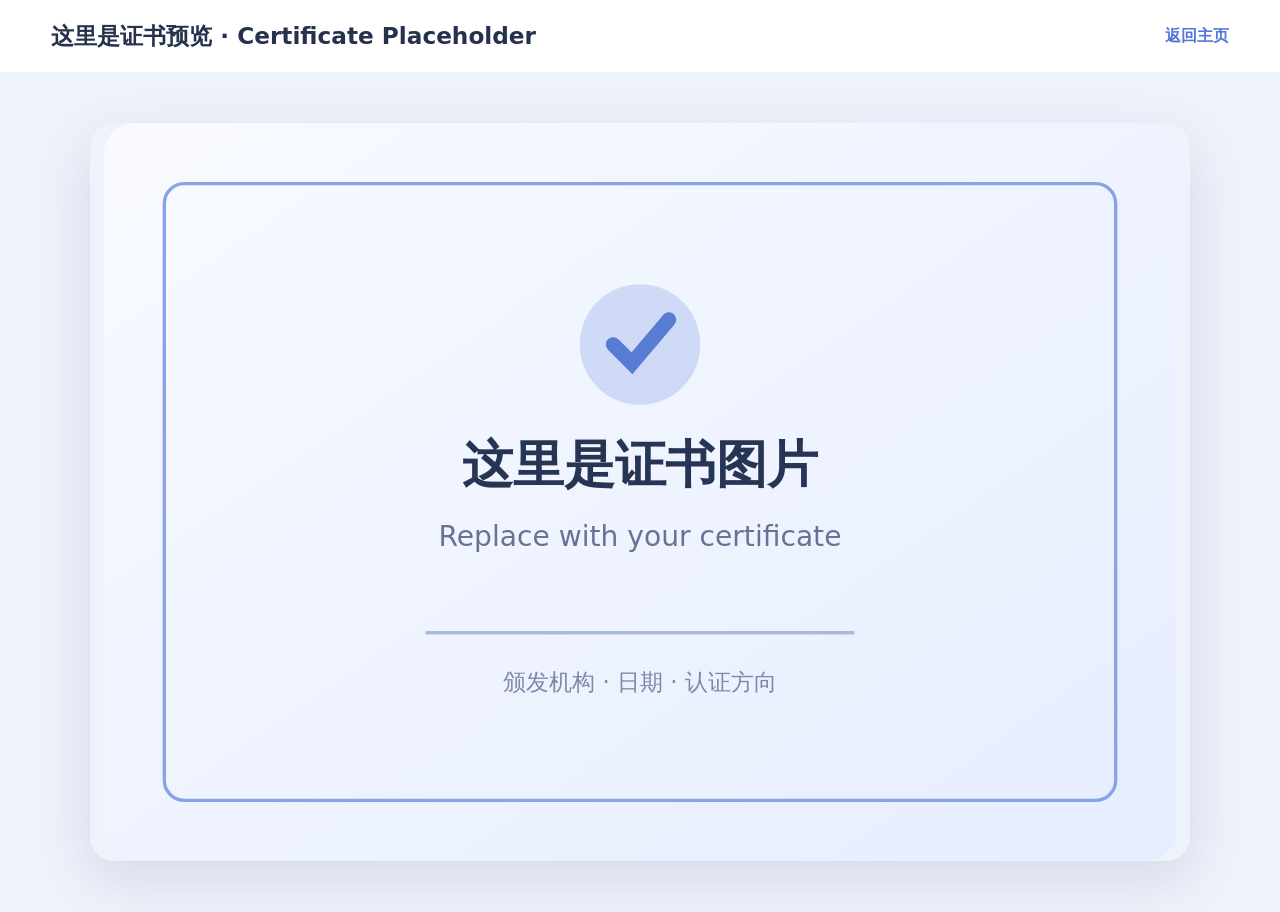
<file: certificates/preview.html>
<!doctype html><html lang="zh-CN"><head><meta charset="utf-8"><meta name="viewport" content="width=device-width,initial-scale=1"><title>证书占位预览 · Certificate Placeholder</title><link rel="icon" href="../assets/img/placeholders/favicon.svg"><style>*{box-sizing:border-box}body{margin:0;background:#eef2fb;font-family:system-ui,sans-serif;color:#26324d}header{min-height:72px;padding:14px 4vw;display:flex;align-items:center;justify-content:space-between;background:#fff}h1{font-size:clamp(1rem,2vw,1.45rem);margin:0}a{color:#5277d8;text-decoration:none;font-weight:700}main{min-height:calc(100vh - 72px);display:grid;place-items:center;padding:4vw}img{display:block;width:min(1100px,92vw);max-height:82vh;object-fit:contain;border-radius:24px;box-shadow:0 18px 55px rgba(54,72,120,.14)}</style></head><body><header><h1>这里是证书预览 · Certificate Placeholder</h1><a href="../#certificates">返回主页</a></header><main><img src="../assets/img/placeholders/certificate.svg" alt="证书图片占位"></main></body></html>
</file>
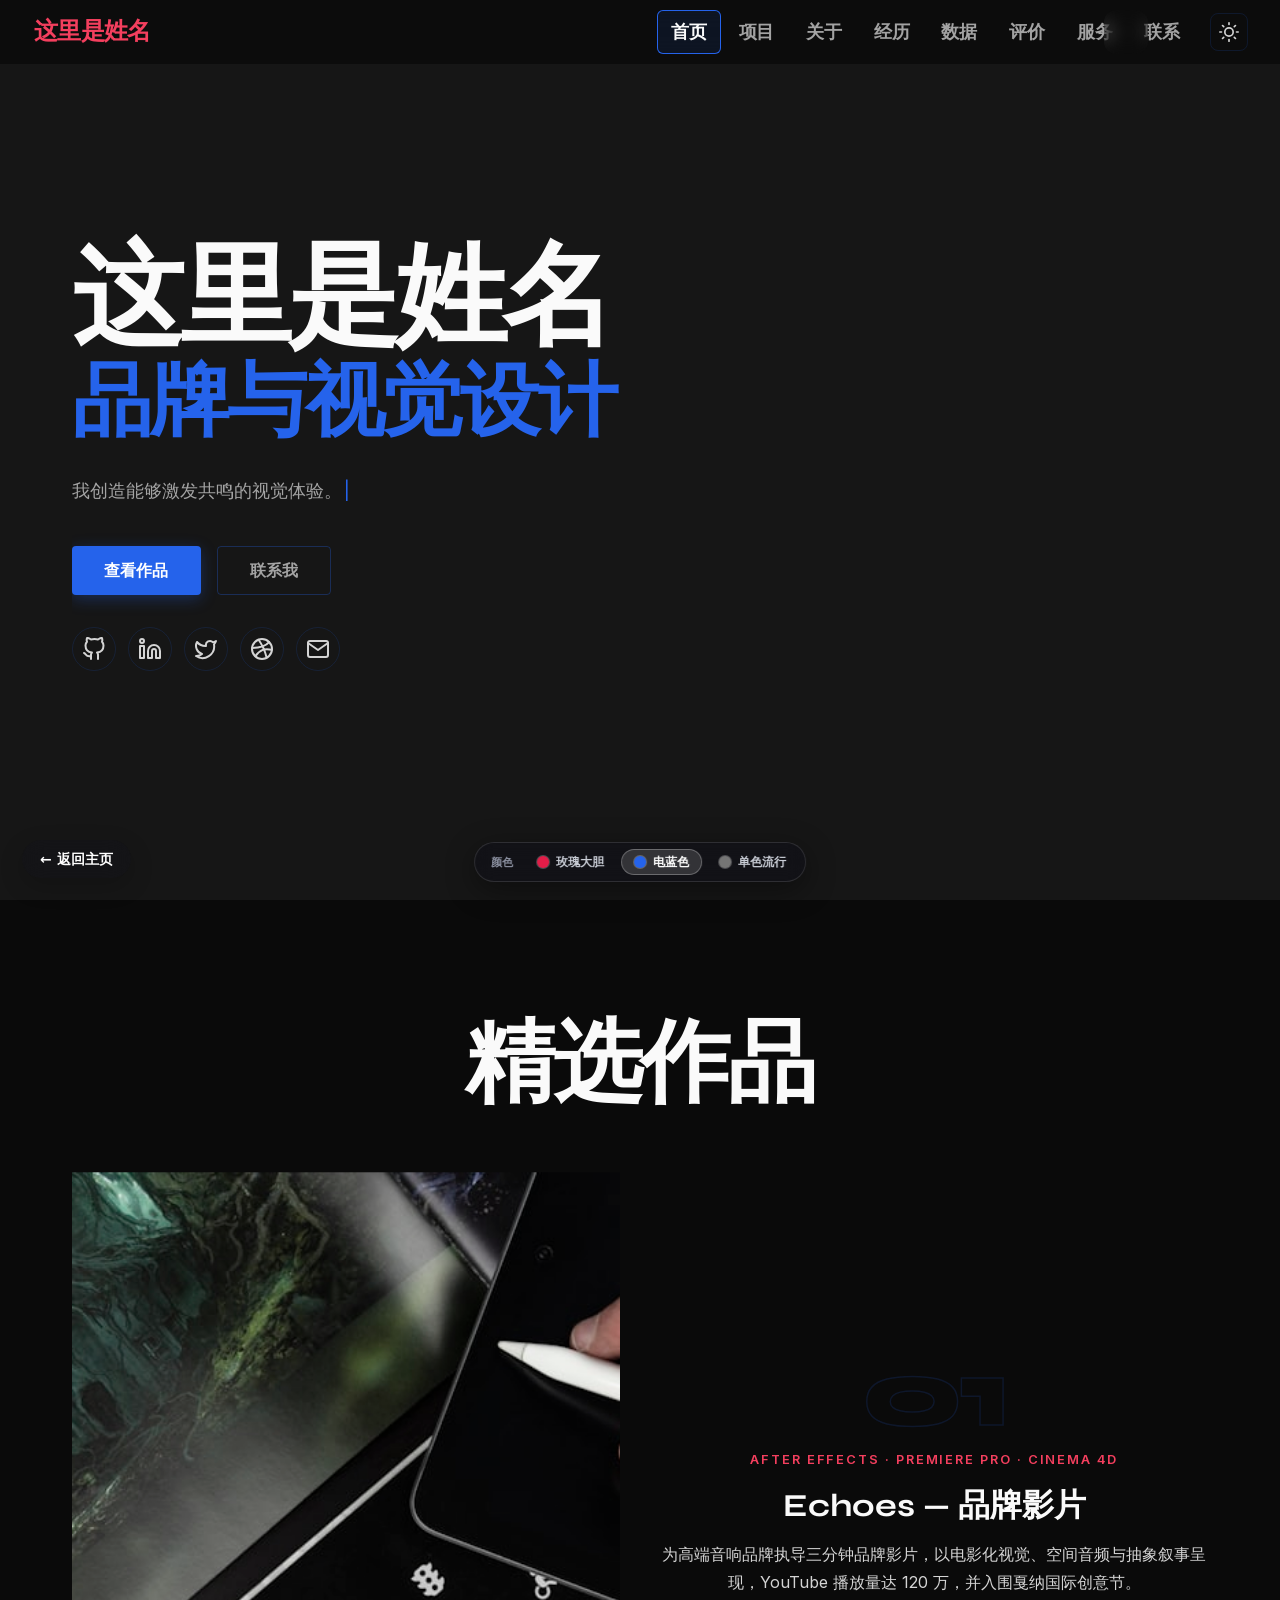
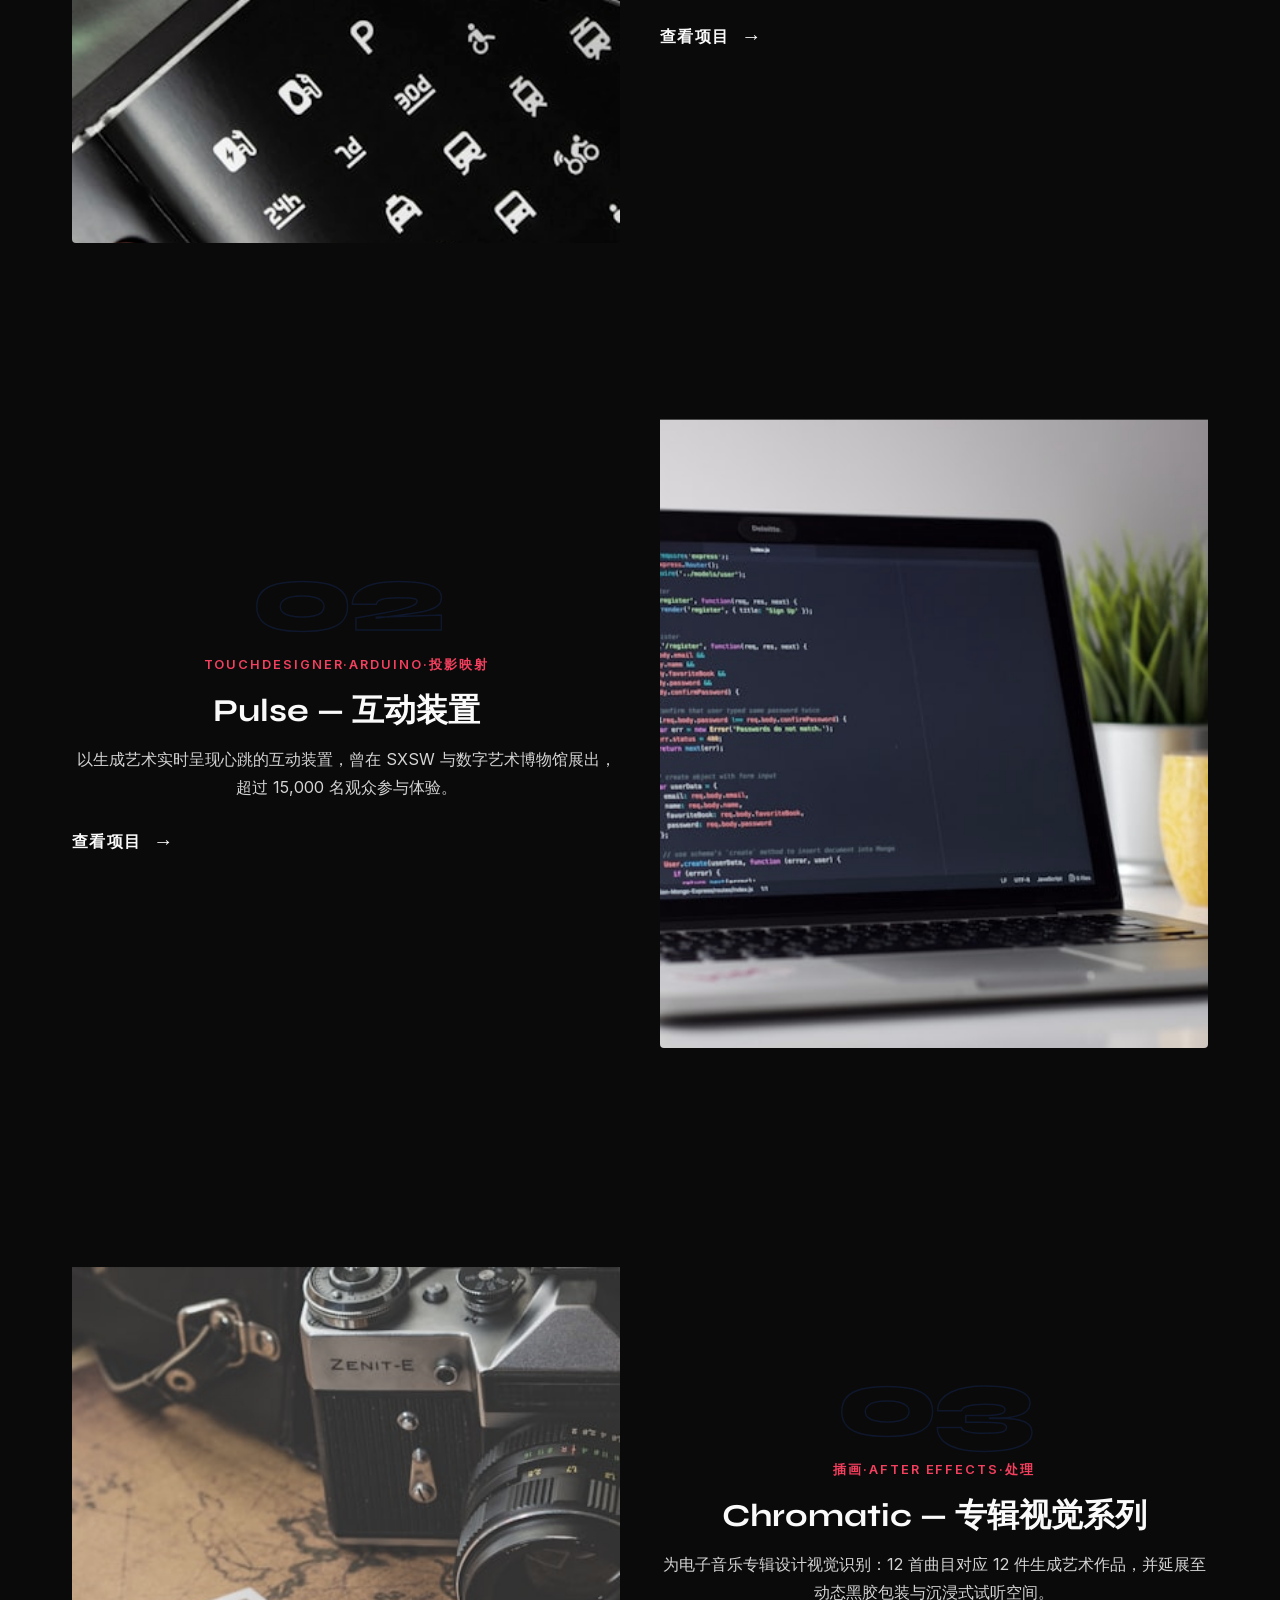
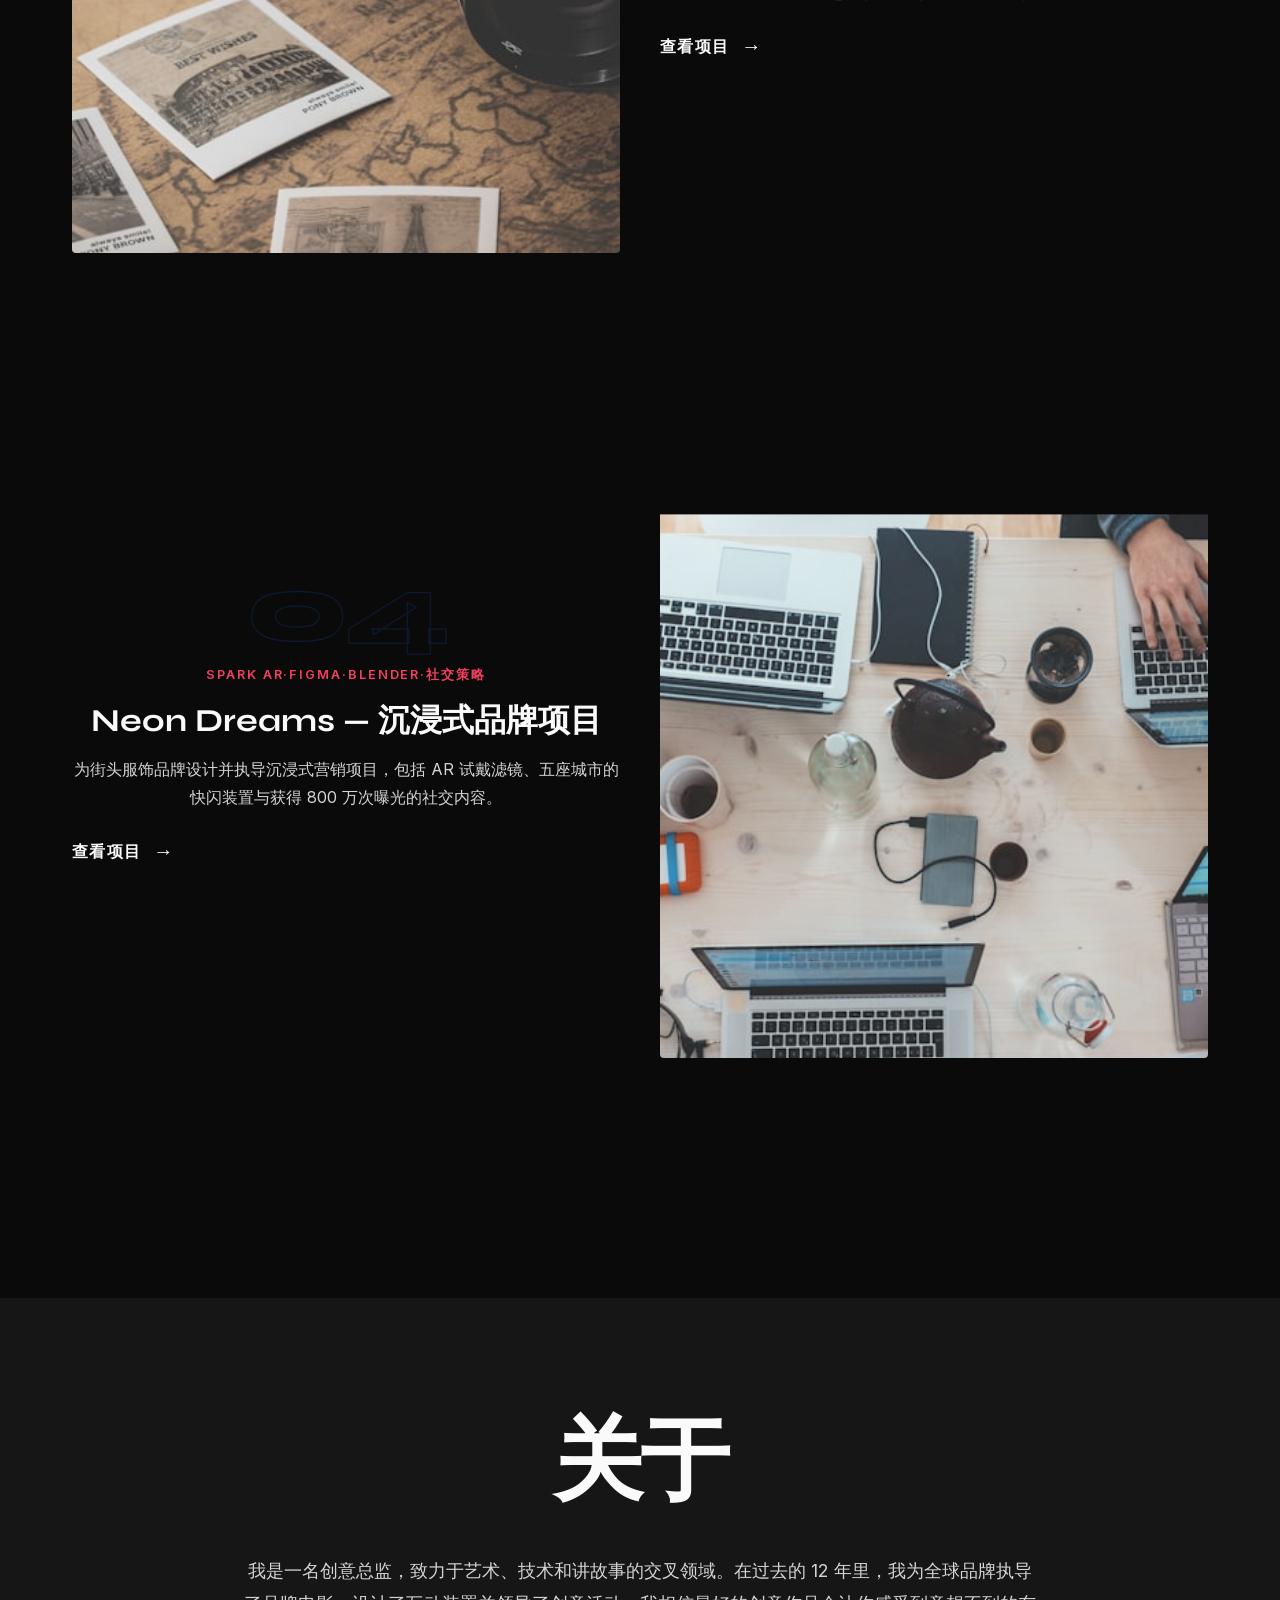
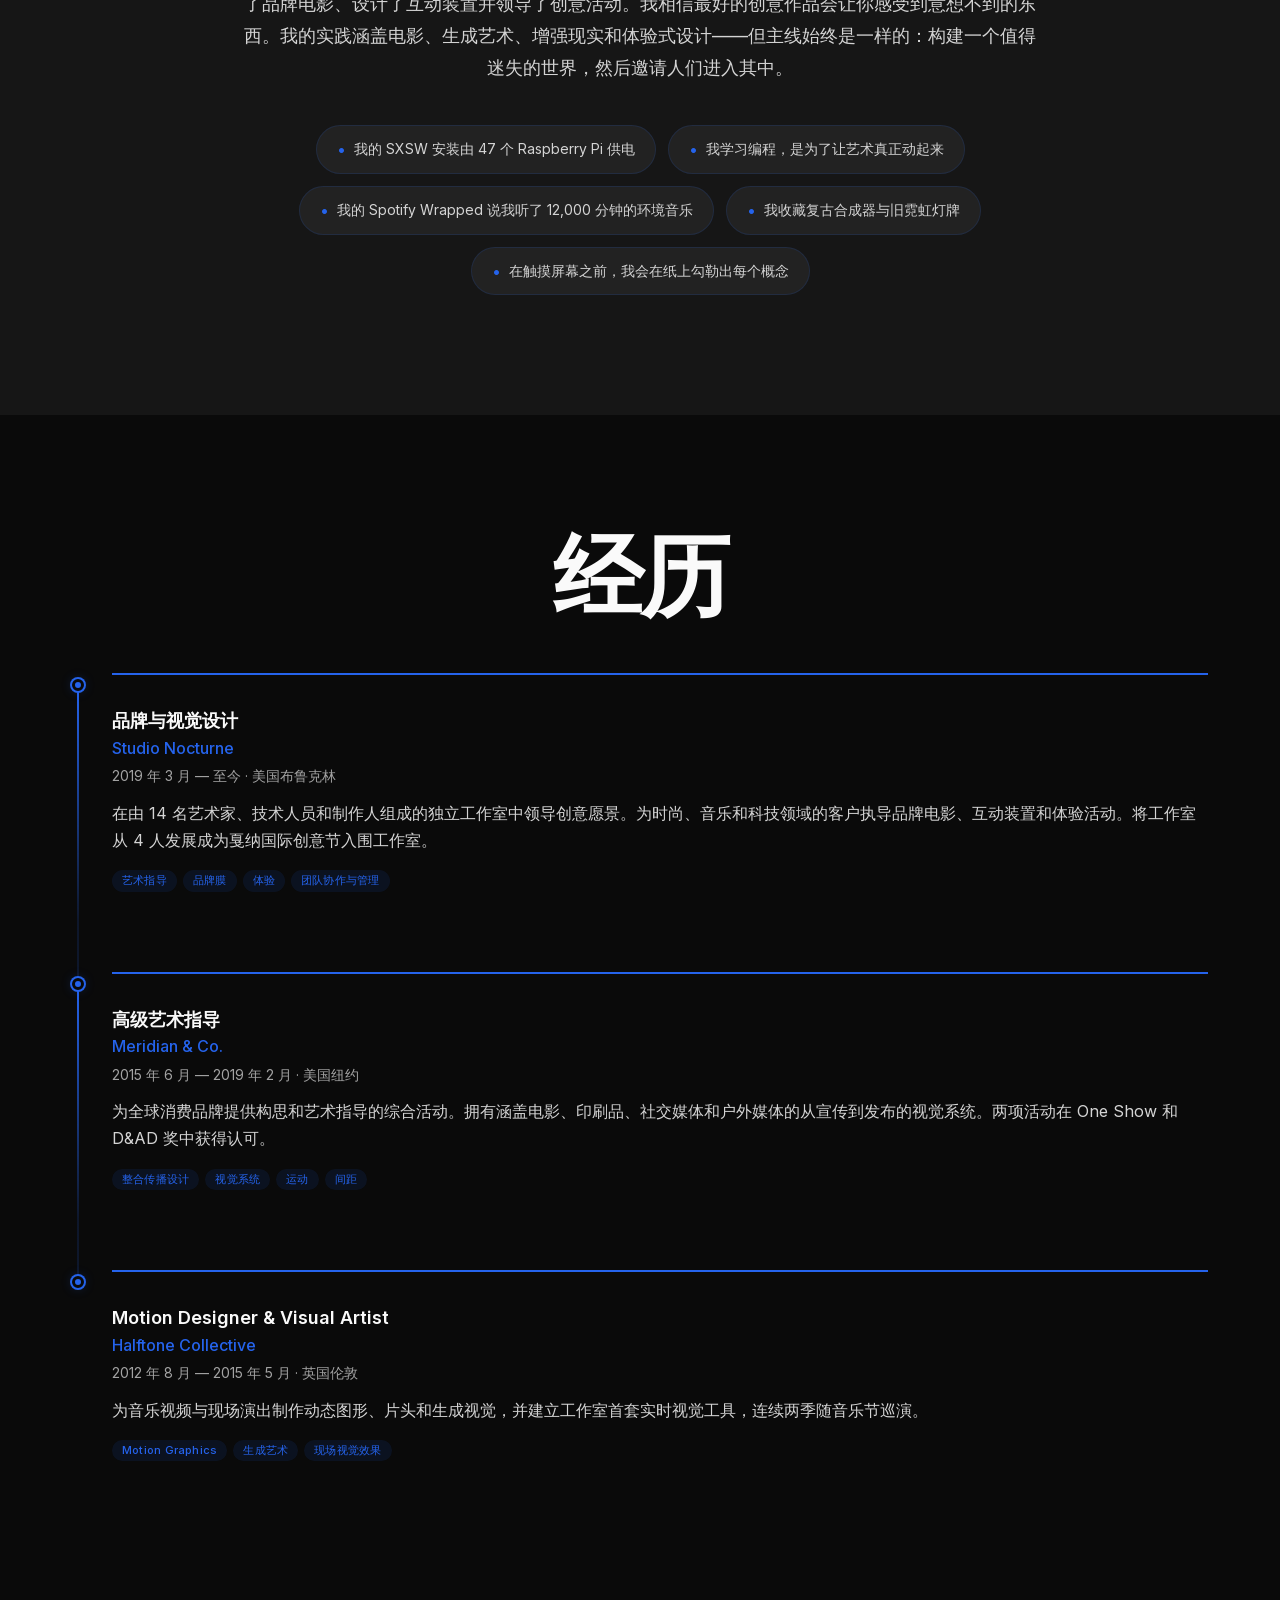
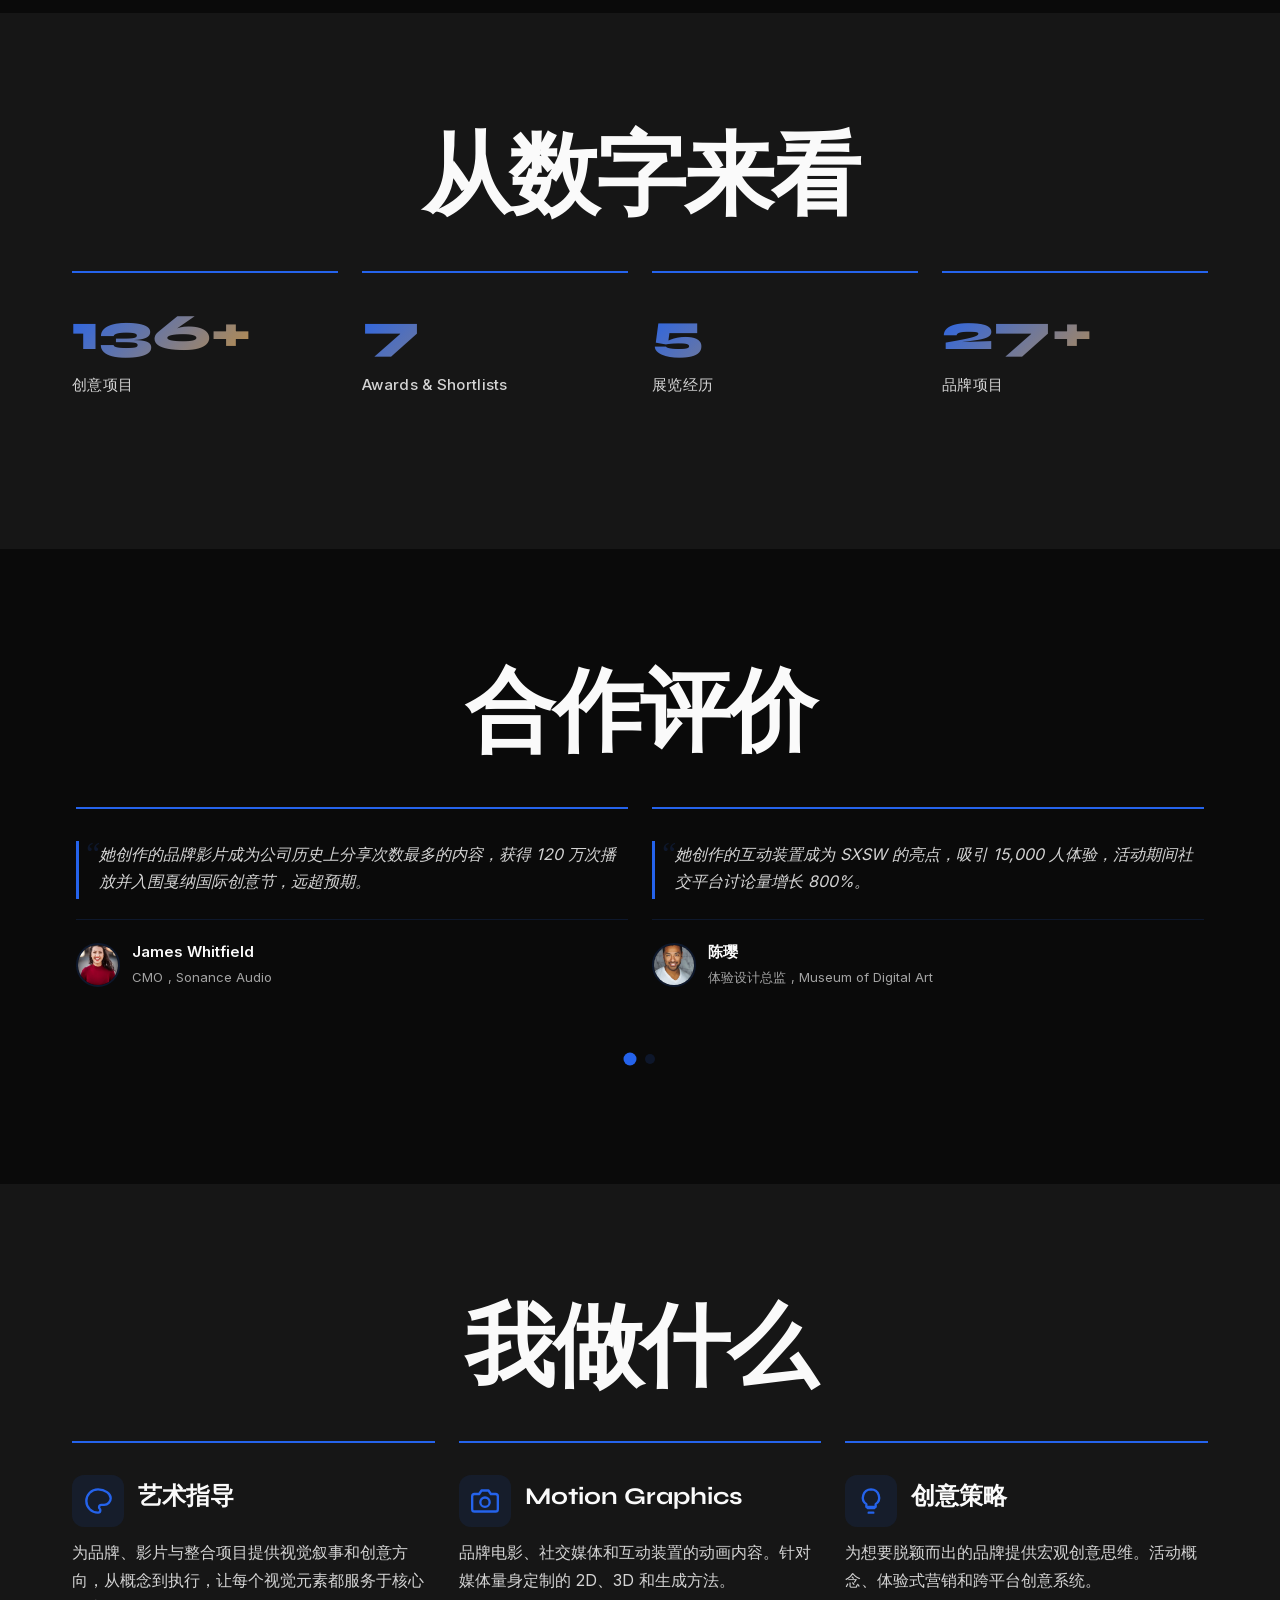
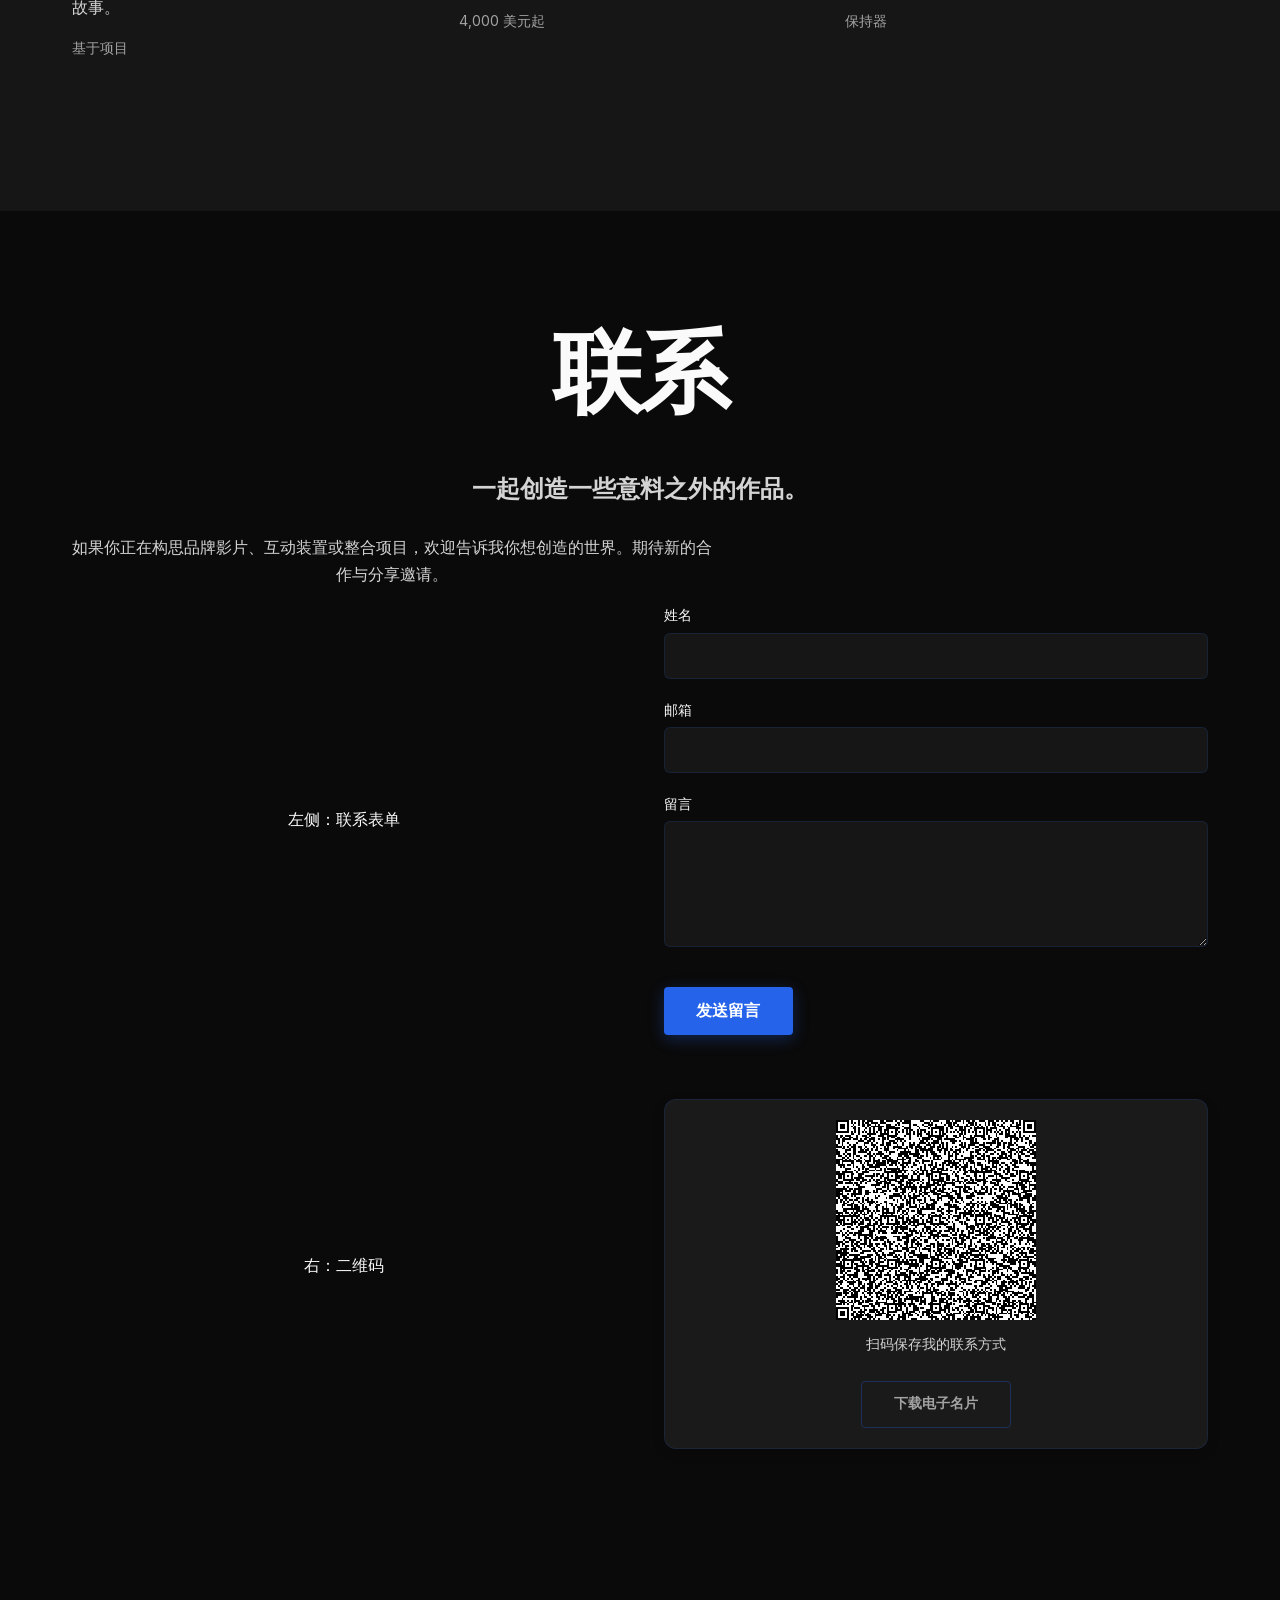
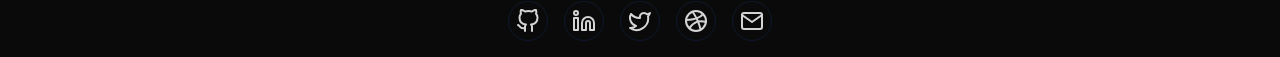
<file: services/brand/v2.html>
<html lang="zh-CN">
<head>
<meta charset="utf-8"/>
<meta content="width=device-width, initial-scale=1" name="viewport"/>
<script id="animfolio-theme-bootstrap">
(function(){
  var scheme='dark';
  try { var saved=localStorage.getItem('animfolio_theme'); if(saved==='dark'||saved==='light') scheme=saved; } catch(e) {}
  document.documentElement.setAttribute('data-animfolio-pre-theme',scheme);
  document.documentElement.classList.add('animfolio-theme-booting');
  window.__animfolioInitialTheme=scheme;
})();
</script>
<style id="animfolio-theme-bootstrap-style">
html[data-animfolio-pre-theme="dark"],html[data-animfolio-pre-theme="dark"] body{background:#0A0A0A;color:#FAFAFA}
html[data-animfolio-pre-theme="light"],html[data-animfolio-pre-theme="light"] body{background:#FAFAFA;color:#0A0A0A}
html.animfolio-theme-booting .animfolio-container,html.animfolio-theme-booting .animfolio-container *{transition:none!important}
</style>

<title>这里是姓名作品集 — 电光蓝</title>
<meta content="这里是姓名 — 品牌与视觉设计。" name="description"/>
<style>
@font-face { font-family: 'Syne'; font-style: normal; font-weight: 400 800; font-display: swap; src: url('./assets/fonts/syne-latin.woff2') format('woff2'); }
@font-face { font-family: 'Inter'; font-style: normal; font-weight: 300 700; font-display: swap; src: url('./assets/fonts/inter-latin.woff2') format('woff2'); }
@font-face { font-family: 'JetBrains Mono'; font-style: normal; font-weight: 400 700; font-display: swap; src: url('./assets/fonts/jetbrains-mono-latin.woff2') format('woff2'); }

/*# sourceURL=animfolio-fonts-local-inline-css */
</style>
<link href="./assets/css/animfolio-base.css" rel="stylesheet"/>
<link href="./assets/css/animfolio-animations.css" rel="stylesheet"/>
<link href="./assets/css/animfolio-nav.css" rel="stylesheet"/>
<link href="./assets/css/animfolio-contact.css" rel="stylesheet"/>
<link href="./assets/css/animfolio-gallery.css" rel="stylesheet"/>
<link href="./assets/css/animfolio-qr.css" rel="stylesheet"/>
<link href="./assets/css/animfolio-print.css" media="print" rel="stylesheet"/>
<link href="./assets/css/format.css" rel="stylesheet"/>
<style id="animfolio-theme-vars">
.animfolio-container {
	--animfolio-accent: #2563EB !important;
	--animfolio-accent-hover: #1b59e1 !important;
	--animfolio-accent-light: rgba(37, 99, 235, 0.1) !important;
	--animfolio-accent-subtle: rgba(37, 99, 235, 0.12) !important;
	--animfolio-accent-shadow: rgba(37, 99, 235, 0.3) !important;
	--animfolio-accent-glow: rgba(37, 99, 235, 0.5) !important;
	--animfolio-secondary: #F59E0B !important;
	--animfolio-secondary-hover: #eb9401 !important;
	--animfolio-secondary-light: rgba(245, 158, 11, 0.1) !important;
	--animfolio-on-accent: #ffffff !important;
	--animfolio-on-secondary: #14110f !important;
	--animfolio-bg: #0A0A0A;
	--animfolio-bg-secondary: #161616;
	--animfolio-bg-tertiary: #1e1e1e;
	--animfolio-text: #FAFAFA;
	--animfolio-text-secondary: #a0a0a0;
	--animfolio-text-muted: #8a8a8a;
	--animfolio-border: rgba(255, 255, 255, 0.1);
	--animfolio-border-strong: rgba(255, 255, 255, 0.2);
	--animfolio-surface: #1a1a1a;
	--animfolio-surface-hover: #222222;
	--animfolio-overlay: rgba(0, 0, 0, 0.75);
	--animfolio-success: #22c55e;
	--animfolio-warning: #f59e0b;
	--animfolio-error: #ef4444;
	--animfolio-info: #3b82f6;
	--animfolio-font-heading: 'Syne', -apple-system, BlinkMacSystemFont, sans-serif;
	--animfolio-font-body: 'Inter', -apple-system, BlinkMacSystemFont, sans-serif;
	--animfolio-font-mono: 'JetBrains Mono', 'Fira Code', 'Consolas', monospace;
	--animfolio-font-size-base: 16px;
	--animfolio-font-size-h1: clamp(2.5rem, 5vw, 4rem);
	--animfolio-font-size-h2: clamp(1.75rem, 3.5vw, 2.5rem);
	--animfolio-font-size-h3: 1.5rem;
	--animfolio-font-size-h4: 1.25rem;
	--animfolio-font-weight-bold: 700;
	--animfolio-font-weight-medium: 500;
	--animfolio-line-height: 1.6;
	--animfolio-letter-spacing: 0em;
	--animfolio-container-width: 1200px;
	--animfolio-section-spacing: 100px;
	--animfolio-radius: 12px;
	--animfolio-radius-sm: 6px;
	--animfolio-radius-lg: 16px;
	--animfolio-shadow-sm: 0 1px 2px rgba(0, 0, 0, 0.1);
	--animfolio-shadow-md: 0 4px 12px rgba(0, 0, 0, 0.15);
	--animfolio-shadow-lg: 0 10px 30px rgba(0, 0, 0, 0.2);
	--animfolio-shadow-xl: 0 20px 50px rgba(0, 0, 0, 0.3);
	--animfolio-duration: 0.6s;
	--animfolio-delay: 0s;
	--animfolio-easing: cubic-bezier(0.4, 0, 0.2, 1);
	--animfolio-easing-bounce: cubic-bezier(0.34, 1.56, 0.64, 1);
	--animfolio-stagger: 0.1s;
	--animfolio-transition-fast: 150ms ease;
	--animfolio-transition-normal: 300ms ease;
	--animfolio-transition-slow: 500ms ease;
	--animfolio-z-base: 1;
	--animfolio-z-dropdown: 100;
	--animfolio-z-sticky: 200;
	--animfolio-z-nav: 300;
	--animfolio-z-modal: 400;
	--animfolio-z-lightbox: 500;
	--animfolio-z-tooltip: 600;
	--animfolio-z-cursor: 700;
}
.animfolio-container--light, .animfolio-container[data-animfolio-scheme="light"] {
	--animfolio-bg: #FAFAFA;
	--animfolio-bg-secondary: #f5f5f5;
	--animfolio-bg-tertiary: #ebebeb;
	--animfolio-text: #0A0A0A;
	--animfolio-text-secondary: #555555;
	--animfolio-text-muted: #767676;
	--animfolio-border: rgba(0, 0, 0, 0.1);
	--animfolio-border-strong: rgba(0, 0, 0, 0.2);
	--animfolio-surface: #ffffff;
	--animfolio-surface-hover: #f9f9f9;
	--animfolio-overlay: rgba(0, 0, 0, 0.5);
	--animfolio-shadow-sm: 0 1px 2px rgba(0, 0, 0, 0.05);
	--animfolio-shadow-md: 0 4px 12px rgba(0, 0, 0, 0.08);
	--animfolio-shadow-lg: 0 10px 30px rgba(0, 0, 0, 0.1);
	--animfolio-shadow-xl: 0 20px 50px rgba(0, 0, 0, 0.15);
	--animfolio-accent-light: rgba(37, 99, 235, 0.08) !important;
	--animfolio-accent-subtle: rgba(37, 99, 235, 0.05) !important;
	--animfolio-accent-shadow: rgba(37, 99, 235, 0.2) !important;
	--animfolio-accent-glow: rgba(37, 99, 235, 0.15) !important;
	--animfolio-on-accent: #ffffff !important;
	--animfolio-on-secondary: #14110f !important;
}
@media (prefers-color-scheme: light) {
	.animfolio-container--auto {
		--animfolio-bg: #FAFAFA;
		--animfolio-bg-secondary: #f5f5f5;
		--animfolio-bg-tertiary: #ebebeb;
		--animfolio-text: #0A0A0A;
		--animfolio-text-secondary: #555555;
		--animfolio-text-muted: #767676;
		--animfolio-border: rgba(0, 0, 0, 0.1);
		--animfolio-border-strong: rgba(0, 0, 0, 0.2);
		--animfolio-surface: #ffffff;
		--animfolio-surface-hover: #f9f9f9;
		--animfolio-overlay: rgba(0, 0, 0, 0.5);
		--animfolio-shadow-sm: 0 1px 2px rgba(0, 0, 0, 0.05);
		--animfolio-shadow-md: 0 4px 12px rgba(0, 0, 0, 0.08);
		--animfolio-shadow-lg: 0 10px 30px rgba(0, 0, 0, 0.1);
		--animfolio-shadow-xl: 0 20px 50px rgba(0, 0, 0, 0.15);
		--animfolio-accent-light: rgba(37, 99, 235, 0.08) !important;
		--animfolio-accent-subtle: rgba(37, 99, 235, 0.05) !important;
		--animfolio-accent-shadow: rgba(37, 99, 235, 0.2) !important;
		--animfolio-accent-glow: rgba(37, 99, 235, 0.15) !important;
		--animfolio-on-accent: #ffffff !important;
		--animfolio-on-secondary: #14110f !important;
	}
}

.animfolio-container *,.animfolio-container *::before,.animfolio-container *::after{box-sizing:border-box}html{scroll-behavior:smooth;-webkit-font-smoothing:antialiased;-moz-osx-font-smoothing:grayscale}body{margin:0;padding:0;background:#0A0A0A;color:#FAFAFA;font-family:var(--animfolio-font-body,'Inter',-apple-system,BlinkMacSystemFont,'Segoe UI',sans-serif);font-size:var(--animfolio-font-size-base,16px);line-height:var(--animfolio-line-height,1.6);overflow-x:hidden}body.admin-bar{padding-top:32px}body.admin-bar .animfolio-nav--sticky{top:32px}@media screen and (max-width:782px){body.admin-bar{padding-top:46px}body.admin-bar .animfolio-nav--sticky{top:46px}}.wp-site-blocks,.entry-content,.page-content,.post-content{all:unset;display:block}
/*# sourceURL=animfolio-base-inline-css */
</style>
<script>
document.documentElement.className+=" animfolio-js";(function(){function r(){if(window.animfolio&&window.animfolio._initialized){return;}var e=document.querySelectorAll("[data-animfolio-animate]:not(.animfolio-visible),.animfolio-stagger__item:not(.animfolio-visible)");for(var i=0;i<e.length;i++){e[i].classList.add("animfolio-visible");}}if(document.readyState==="complete"){setTimeout(r,1500);}else{window.addEventListener("load",function(){setTimeout(r,1500);});}setTimeout(r,4000);})();
//# sourceURL=animfolio-failsafe-js-after
</script>
<style>.service-back{position:fixed;left:22px;bottom:22px;z-index:99999;padding:12px 18px;border-radius:999px;background:rgba(20,20,24,.82);color:#fff;text-decoration:none;font:600 14px/1 system-ui;backdrop-filter:blur(12px);box-shadow:0 8px 25px rgba(0,0,0,.18)}</style><link href="../service-language.css?v=6" rel="stylesheet"/></head>
<body><button aria-label="切换为英文" aria-pressed="true" class="service-language-toggle" data-language="zh" type="button"><span aria-hidden="true" class="service-language-symbol">中</span></button><a aria-label="返回个人主页服务模块" class="service-back" href="../../#services">← 返回主页</a>
<script>window.ANIMFOLIO_CONTACT_EMAIL = "you@example.com";</script>
<div class="animfolio-container animfolio-container--dark animfolio-container--format-12 animfolio-container--one-page" data-animfolio-format="format-12-creative" data-animfolio-intensity="medium" data-animfolio-scheme="dark"><script id="animfolio-theme-apply">(function(){var c=document.currentScript.parentElement,s=window.__animfolioInitialTheme||c.getAttribute('data-animfolio-scheme');c.setAttribute('data-animfolio-scheme',s);c.classList.remove('animfolio-container--dark','animfolio-container--light');c.classList.add('animfolio-container--'+s);requestAnimationFrame(function(){requestAnimationFrame(function(){document.documentElement.classList.remove('animfolio-theme-booting')})})})();</script><a class="animfolio-skip-link" href="#hero">跳到主要内容</a><nav aria-label="作品集导航" class="animfolio-nav animfolio-nav--horizontal animfolio-nav--sticky" role="navigation"><a class="animfolio-nav__logo" href="#hero">这里是姓名</a><button aria-controls="animfolio-nav-menu" aria-expanded="false" aria-label="切换导航" class="animfolio-nav__toggle"><span aria-hidden="true" class="animfolio-nav__toggle-bar"></span><span aria-hidden="true" class="animfolio-nav__toggle-bar"></span><span aria-hidden="true" class="animfolio-nav__toggle-bar"></span></button><ul class="animfolio-nav__list" id="animfolio-nav-menu"><li class="animfolio-nav__item"><a class="animfolio-nav__link" data-animfolio-section="hero" href="#hero">首页</a></li><li class="animfolio-nav__item"><a class="animfolio-nav__link" data-animfolio-section="projects" href="#projects">项目</a></li><li class="animfolio-nav__item"><a class="animfolio-nav__link" data-animfolio-section="about" href="#about">关于</a></li><li class="animfolio-nav__item"><a class="animfolio-nav__link" data-animfolio-section="experience" href="#experience">经历</a></li><li class="animfolio-nav__item"><a class="animfolio-nav__link" data-animfolio-section="stats" href="#stats">数据</a></li><li class="animfolio-nav__item"><a class="animfolio-nav__link" data-animfolio-section="testimonials" href="#testimonials">评价</a></li><li class="animfolio-nav__item"><a class="animfolio-nav__link" data-animfolio-section="services" href="#services">服务</a></li><li class="animfolio-nav__item"><a class="animfolio-nav__link" data-animfolio-section="contact" href="#contact">联系</a></li></ul><button aria-label="切换明暗模式" class="animfolio-theme-toggle"><span aria-hidden="true" class="animfolio-theme-toggle__icon animfolio-theme-toggle__icon--sun"><svg fill="none" height="20" stroke="currentColor" stroke-linecap="round" stroke-linejoin="round" stroke-width="2" viewbox="0 0 24 24" width="20"><circle cx="12" cy="12" r="5"></circle><line x1="12" x2="12" y1="1" y2="3"></line><line x1="12" x2="12" y1="21" y2="23"></line><line x1="4.22" x2="5.64" y1="4.22" y2="5.64"></line><line x1="18.36" x2="19.78" y1="18.36" y2="19.78"></line><line x1="1" x2="3" y1="12" y2="12"></line><line x1="21" x2="23" y1="12" y2="12"></line><line x1="4.22" x2="5.64" y1="19.78" y2="18.36"></line><line x1="18.36" x2="19.78" y1="5.64" y2="4.22"></line></svg></span><span aria-hidden="true" class="animfolio-theme-toggle__icon animfolio-theme-toggle__icon--moon"><svg fill="none" height="20" stroke="currentColor" stroke-linecap="round" stroke-linejoin="round" stroke-width="2" viewbox="0 0 24 24" width="20"><path d="M21 12.79A9 9 0 1111.21 3 7 7 0 0021 12.79z"></path></svg></span></button></nav><section class="animfolio-section animfolio-section--hero animfolio-section--align-center" data-animfolio-section="hero" id="hero"><div class="animfolio-inner">
<div class="animfolio-hero">
<div class="animfolio-hero__content">
<h1 class="animfolio-hero__name" data-animfolio-animate="fade-up">这里是姓名</h1>
<h2 class="animfolio-hero__title" data-animfolio-animate="fade-up" data-animfolio-delay="0.1">品牌与视觉设计</h2>
<div class="animfolio-hero__subtitle animfolio-hero__typed" data-animfolio-animate="fade-up" data-animfolio-delay="0.2" data-animfolio-typed='["我创造能够激发共鸣的视觉体验。", "让艺术与技术相遇。", "持续探索创意边界。", "让人感受到意料之外的触动。"]'>我创造能够激发共鸣的视觉体验。</div>
<div class="animfolio-hero__cta" data-animfolio-animate="fade-up" data-animfolio-delay="0.3">
<a class="animfolio-button animfolio-button--primary animfolio-hero__cta-primary" href="#projects">
						查看作品					</a>
<a class="animfolio-button animfolio-button--secondary animfolio-hero__cta-secondary" href="#contact">
						联系我					</a>
</div>
<div class="animfolio-hero__social animfolio-social-icons animfolio-social-icons--outline" data-animfolio-animate="fade-up" data-animfolio-delay="0.4">
<a aria-label="Github" href="https://github.com/yourusername" rel="noopener noreferrer" target="_blank">
<svg aria-hidden="true" fill="none" height="24" stroke="currentColor" stroke-linecap="round" stroke-linejoin="round" stroke-width="2" viewbox="0 0 24 24" width="24" xmlns="http://www.w3.org/2000/svg"><path d="M9 19c-5 1.5-5-2.5-7-3m14 6v-3.87a3.37 3.37 0 0 0-.94-2.61c3.14-.35 6.44-1.54 6.44-7A5.44 5.44 0 0 0 20 4.77 5.07 5.07 0 0 0 19.91 1S18.73.65 16 2.48a13.38 13.38 0 0 0-7 0C6.27.65 5.09 1 5.09 1A5.07 5.07 0 0 0 5 4.77a5.44 5.44 0 0 0-1.5 3.78c0 5.42 3.3 6.61 6.44 7A3.37 3.37 0 0 0 9 18.13V22"></path></svg> <span class="animfolio-social__label">Github</span>
</a>
<a aria-label="领英" href="https://linkedin.com/in/yourusername" rel="noopener noreferrer" target="_blank">
<svg aria-hidden="true" fill="none" height="24" stroke="currentColor" stroke-linecap="round" stroke-linejoin="round" stroke-width="2" viewbox="0 0 24 24" width="24" xmlns="http://www.w3.org/2000/svg"><path d="M16 8a6 6 0 0 1 6 6v7h-4v-7a2 2 0 0 0-2-2 2 2 0 0 0-2 2v7h-4v-7a6 6 0 0 1 6-6z"></path><rect height="12" width="4" x="2" y="9"></rect><circle cx="4" cy="4" r="2"></circle></svg> <span class="animfolio-social__label">领英</span>
</a>
<a aria-label="推特" href="https://twitter.com/yourusername" rel="noopener noreferrer" target="_blank">
<svg aria-hidden="true" fill="none" height="24" stroke="currentColor" stroke-linecap="round" stroke-linejoin="round" stroke-width="2" viewbox="0 0 24 24" width="24" xmlns="http://www.w3.org/2000/svg"><path d="M22 4s-.7 2.1-2 3.4c1.6 10-9.4 17.3-18 11.6 2.2.1 4.4-.6 6-2C3 15.5.5 9.6 3 5c2.2 2.6 5.6 4.1 9 4-.9-4.2 4-6.6 7-3.8 1.1 0 3-1.2 3-1.2z"></path></svg> <span class="animfolio-social__label">推特</span>
</a>
<a aria-label="运球" href="https://dribbble.com/yourusername" rel="noopener noreferrer" target="_blank">
<svg aria-hidden="true" fill="none" height="24" stroke="currentColor" stroke-linecap="round" stroke-linejoin="round" stroke-width="2" viewbox="0 0 24 24" width="24" xmlns="http://www.w3.org/2000/svg"><circle cx="12" cy="12" r="10"></circle><path d="M8.56 2.75c4.37 6.03 6.02 9.42 8.03 17.72m2.54-15.38c-3.72 4.35-8.94 5.66-16.88 5.85m19.5 1.9c-3.5-.93-6.63-.82-8.94 0-2.58.92-5.01 2.86-7.44 6.32"></path></svg> <span class="animfolio-social__label">运球</span>
</a>
<a aria-label="邮箱" href="mailto:hello@yourdomain.com" rel="noopener noreferrer" target="_blank">
<svg aria-hidden="true" fill="none" height="24" stroke="currentColor" stroke-linecap="round" stroke-linejoin="round" stroke-width="2" viewbox="0 0 24 24" width="24" xmlns="http://www.w3.org/2000/svg"><path d="M4 4h16c1.1 0 2 .9 2 2v12c0 1.1-.9 2-2 2H4c-1.1 0-2-.9-2-2V6c0-1.1.9-2 2-2z"></path><polyline points="22,6 12,13 2,6"></polyline></svg> <span class="animfolio-social__label">邮箱</span>
</a>
</div>
</div>
</div>
</div><!-- .animfolio-inner --></section><section class="animfolio-section animfolio-section--projects animfolio-section--align-center" data-animfolio-section="projects" id="projects"><div class="animfolio-inner"><div class="animfolio-section__header"><h2 class="animfolio-section__title">精选作品</h2></div>
<div class="animfolio-project-showcase">
<article class="animfolio-project-row" data-animfolio-animate="fade-up" data-animfolio-duration="0.8">
<div class="animfolio-project-image-wrap">
<img alt="Echoes — 品牌影片" class="animfolio-project-image" decoding="async" height="1000" loading="lazy" src="./assets/images/project-design.jpg" width="800"/>
</div>
<div class="animfolio-project-info">
<span aria-hidden="true" class="animfolio-project-info__index">01</span>
<p class="animfolio-project-info__category">After Effects · Premiere Pro · Cinema 4D</p>
<h3 class="animfolio-project-info__title">Echoes — 品牌影片</h3>
<div class="animfolio-project-info__text"><p>为高端音响品牌执导三分钟品牌影片，以电影化视觉、空间音频与抽象叙事呈现，YouTube 播放量达 120 万，并入围戛纳国际创意节。</p>
</div>
<a class="animfolio-project-info__link" href="#" rel="noopener noreferrer" target="_blank">
<span class="animfolio-project-info__link-label">查看项目</span>
<span aria-hidden="true" class="animfolio-project-info__link-arrow">→</span>
</a>
</div>
</article>
<article class="animfolio-project-row" data-animfolio-animate="fade-up" data-animfolio-duration="0.8">
<div class="animfolio-project-image-wrap">
<img alt="Pulse — 互动装置" class="animfolio-project-image" decoding="async" height="1000" loading="lazy" src="./assets/images/project-tech.jpg" width="800"/>
</div>
<div class="animfolio-project-info">
<span aria-hidden="true" class="animfolio-project-info__index">02</span>
<p class="animfolio-project-info__category">TouchDesigner·Arduino·投影映射</p>
<h3 class="animfolio-project-info__title">Pulse — 互动装置</h3>
<div class="animfolio-project-info__text"><p>以生成艺术实时呈现心跳的互动装置，曾在 SXSW 与数字艺术博物馆展出，超过 15,000 名观众参与体验。</p>
</div>
<a class="animfolio-project-info__link" href="#" rel="noopener noreferrer" target="_blank">
<span class="animfolio-project-info__link-label">查看项目</span>
<span aria-hidden="true" class="animfolio-project-info__link-arrow">→</span>
</a>
</div>
</article>
<article class="animfolio-project-row" data-animfolio-animate="fade-up" data-animfolio-duration="0.8">
<div class="animfolio-project-image-wrap">
<img alt="Chromatic — 专辑视觉系列" class="animfolio-project-image" decoding="async" height="1000" loading="lazy" src="./assets/images/project-photo.jpg" width="800"/>
</div>
<div class="animfolio-project-info">
<span aria-hidden="true" class="animfolio-project-info__index">03</span>
<p class="animfolio-project-info__category">插画·After Effects·处理</p>
<h3 class="animfolio-project-info__title">Chromatic — 专辑视觉系列</h3>
<div class="animfolio-project-info__text"><p>为电子音乐专辑设计视觉识别：12 首曲目对应 12 件生成艺术作品，并延展至动态黑胶包装与沉浸式试听空间。</p>
</div>
<a class="animfolio-project-info__link" href="#" rel="noopener noreferrer" target="_blank">
<span class="animfolio-project-info__link-label">查看项目</span>
<span aria-hidden="true" class="animfolio-project-info__link-arrow">→</span>
</a>
</div>
</article>
<article class="animfolio-project-row" data-animfolio-animate="fade-up" data-animfolio-duration="0.8">
<div class="animfolio-project-image-wrap">
<img alt="Neon Dreams — 沉浸式品牌项目" class="animfolio-project-image" decoding="async" height="1000" loading="lazy" src="./assets/images/project-startup.jpg" width="800"/>
</div>
<div class="animfolio-project-info">
<span aria-hidden="true" class="animfolio-project-info__index">04</span>
<p class="animfolio-project-info__category">Spark AR·Figma·Blender·社交策略</p>
<h3 class="animfolio-project-info__title">Neon Dreams — 沉浸式品牌项目</h3>
<div class="animfolio-project-info__text"><p>为街头服饰品牌设计并执导沉浸式营销项目，包括 AR 试戴滤镜、五座城市的快闪装置与获得 800 万次曝光的社交内容。</p>
</div>
<a class="animfolio-project-info__link" href="#" rel="noopener noreferrer" target="_blank">
<span class="animfolio-project-info__link-label">查看项目</span>
<span aria-hidden="true" class="animfolio-project-info__link-arrow">→</span>
</a>
</div>
</article>
</div>
</div><!-- .animfolio-inner --></section><section class="animfolio-section animfolio-section--about animfolio-section--align-center" data-animfolio-section="about" id="about"><div class="animfolio-inner"><div class="animfolio-section__header"><h2 class="animfolio-section__title">关于</h2></div><div class="animfolio-about" data-animfolio-animate="fade-up">
<div class="animfolio-about__bio">我是一名创意总监，致力于艺术、技术和讲故事的交叉领域。在过去的 12 年里，我为全球品牌执导了品牌电影、设计了互动装置并领导了创意活动。我相信最好的创意作品会让你感受到意想不到的东西。我的实践涵盖电影、生成艺术、增强现实和体验式设计——但主线始终是一样的：构建一个值得迷失的世界，然后邀请人们进入其中。</div>
<div class="animfolio-about__fun-facts animfolio-stagger" data-animfolio-stagger="0.1">
<div class="animfolio-about__fun-fact animfolio-stagger__item">
					我的 SXSW 安装由 47 个 Raspberry Pi 供电				</div>
<div class="animfolio-about__fun-fact animfolio-stagger__item">
					我学习编程，是为了让艺术真正动起来				</div>
<div class="animfolio-about__fun-fact animfolio-stagger__item">
					我的 Spotify Wrapped 说我听了 12,000 分钟的环境音乐				</div>
<div class="animfolio-about__fun-fact animfolio-stagger__item">
					我收藏复古合成器与旧霓虹灯牌				</div>
<div class="animfolio-about__fun-fact animfolio-stagger__item">
					在触摸屏幕之前，我会在纸上勾勒出每个概念				</div>
</div>
</div>
</div><!-- .animfolio-inner --></section><section class="animfolio-section animfolio-section--experience animfolio-section--align-center" data-animfolio-section="experience" id="experience"><div class="animfolio-inner"><div class="animfolio-section__header"><h2 class="animfolio-section__title">经历</h2></div>
<div class="animfolio-timeline animfolio-stagger" data-animfolio-animate="fade-up" data-animfolio-stagger="0.1">
<div class="animfolio-timeline__line"></div>
<div class="animfolio-timeline__item animfolio-stagger__item" data-animfolio-animate="fade-up" data-animfolio-delay="0.0">
<div class="animfolio-timeline__dot"></div>
<div class="animfolio-timeline__content animfolio-card animfolio-card--bordered">
<div class="animfolio-timeline__role">品牌与视觉设计</div>
<div class="animfolio-timeline__company">Studio Nocturne</div>
<div class="animfolio-timeline__date">
					2019 年 3 月 — 至今 · 美国布鲁克林									</div>
<div class="animfolio-timeline__description">在由 14 名艺术家、技术人员和制作人组成的独立工作室中领导创意愿景。为时尚、音乐和科技领域的客户执导品牌电影、互动装置和体验活动。将工作室从 4 人发展成为戛纳国际创意节入围工作室。</div>
<div class="animfolio-timeline__tags animfolio-card__tags">
<span class="animfolio-card__tag">艺术指导</span>
<span class="animfolio-card__tag">品牌膜</span>
<span class="animfolio-card__tag">体验</span>
<span class="animfolio-card__tag">团队协作与管理</span>
</div>
</div>
</div>
<div class="animfolio-timeline__item animfolio-stagger__item" data-animfolio-animate="fade-up" data-animfolio-delay="0.1">
<div class="animfolio-timeline__dot"></div>
<div class="animfolio-timeline__content animfolio-card animfolio-card--bordered">
<div class="animfolio-timeline__role">高级艺术指导</div>
<div class="animfolio-timeline__company">Meridian &amp; Co.</div>
<div class="animfolio-timeline__date">
					2015 年 6 月 — 2019 年 2 月 · 美国纽约									</div>
<div class="animfolio-timeline__description">为全球消费品牌提供构思和艺术指导的综合活动。拥有涵盖电影、印刷品、社交媒体和户外媒体的从宣传到发布的视觉系统。两项活动在 One Show 和 D&amp;AD 奖中获得认可。</div>
<div class="animfolio-timeline__tags animfolio-card__tags">
<span class="animfolio-card__tag">整合传播设计</span>
<span class="animfolio-card__tag">视觉系统</span>
<span class="animfolio-card__tag">运动</span>
<span class="animfolio-card__tag">间距</span>
</div>
</div>
</div>
<div class="animfolio-timeline__item animfolio-stagger__item" data-animfolio-animate="fade-up" data-animfolio-delay="0.2">
<div class="animfolio-timeline__dot"></div>
<div class="animfolio-timeline__content animfolio-card animfolio-card--bordered">
<div class="animfolio-timeline__role">Motion Designer &amp; Visual Artist</div>
<div class="animfolio-timeline__company">Halftone Collective</div>
<div class="animfolio-timeline__date">
					2012 年 8 月 — 2015 年 5 月 · 英国伦敦									</div>
<div class="animfolio-timeline__description">为音乐视频与现场演出制作动态图形、片头和生成视觉，并建立工作室首套实时视觉工具，连续两季随音乐节巡演。</div>
<div class="animfolio-timeline__tags animfolio-card__tags">
<span class="animfolio-card__tag">Motion Graphics</span>
<span class="animfolio-card__tag">生成艺术</span>
<span class="animfolio-card__tag">现场视觉效果</span>
</div>
</div>
</div>
</div>
</div><!-- .animfolio-inner --></section><section class="animfolio-section animfolio-section--stats animfolio-section--align-center" data-animfolio-section="stats" id="stats"><div class="animfolio-inner"><div class="animfolio-section__header"><h2 class="animfolio-section__title">从数字来看</h2></div><div class="animfolio-stats animfolio-stagger" data-animfolio-stagger="0.15">
<div class="animfolio-stat animfolio-card animfolio-card--bordered animfolio-stagger__item">
<span class="animfolio-stat__number" data-animfolio-counter="150" data-animfolio-decimals="0" data-animfolio-prefix="" data-animfolio-suffix="+">150+</span>
<span class="animfolio-stat__label">创意项目</span>
</div>
<div class="animfolio-stat animfolio-card animfolio-card--bordered animfolio-stagger__item">
<span class="animfolio-stat__number" data-animfolio-counter="8" data-animfolio-decimals="0" data-animfolio-prefix="" data-animfolio-suffix="">8</span>
<span class="animfolio-stat__label">Awards &amp; Shortlists</span>
</div>
<div class="animfolio-stat animfolio-card animfolio-card--bordered animfolio-stagger__item">
<span class="animfolio-stat__number" data-animfolio-counter="5" data-animfolio-decimals="0" data-animfolio-prefix="" data-animfolio-suffix="">5</span>
<span class="animfolio-stat__label">展览经历</span>
</div>
<div class="animfolio-stat animfolio-card animfolio-card--bordered animfolio-stagger__item">
<span class="animfolio-stat__number" data-animfolio-counter="30" data-animfolio-decimals="0" data-animfolio-prefix="" data-animfolio-suffix="+">30+</span>
<span class="animfolio-stat__label">品牌项目</span>
</div>
</div>
</div><!-- .animfolio-inner --></section><section class="animfolio-section animfolio-section--testimonials animfolio-section--align-center" data-animfolio-section="testimonials" id="testimonials"><div class="animfolio-inner"><div class="animfolio-section__header"><h2 class="animfolio-section__title">合作评价</h2></div><div class="animfolio-testimonials-carousel" data-animfolio-animate="fade-up">
<div class="animfolio-testimonials-carousel__track" id="animfolio-testimonials-track">
<div class="animfolio-testimonials-carousel__slide" id="testimonial-slide-0">
<div class="animfolio-testimonial animfolio-card animfolio-card--bordered">
<blockquote class="animfolio-testimonial__quote">她创作的品牌影片成为公司历史上分享次数最多的内容，获得 120 万次播放并入围戛纳国际创意节，远超预期。</blockquote>
<div class="animfolio-card__footer">
<img alt="James Whitfield" class="animfolio-testimonial__photo" decoding="async" height="40" loading="lazy" src="./assets/images/avatar-1.jpg" width="40"/>
<div>
<strong class="animfolio-testimonial__author">James Whitfield</strong>
<span class="animfolio-testimonial__role">CMO</span>
<span class="animfolio-testimonial__company">, Sonance Audio</span>
</div>
</div>
</div>
<div class="animfolio-testimonial animfolio-card animfolio-card--bordered">
<blockquote class="animfolio-testimonial__quote">她创作的互动装置成为 SXSW 的亮点，吸引 15,000 人体验，活动期间社交平台讨论量增长 800%。</blockquote>
<div class="animfolio-card__footer">
<img alt="Maya Chen" class="animfolio-testimonial__photo" decoding="async" height="40" loading="lazy" src="./assets/images/avatar-2.jpg" width="40"/>
<div>
<strong class="animfolio-testimonial__author">陈璎</strong>
<span class="animfolio-testimonial__role">体验设计总监</span>
<span class="animfolio-testimonial__company">, Museum of Digital Art</span>
</div>
</div>
</div>
</div>
<div class="animfolio-testimonials-carousel__slide animfolio-testimonials-carousel__slide--single" id="testimonial-slide-1">
<div class="animfolio-testimonial animfolio-card animfolio-card--bordered">
<blockquote class="animfolio-testimonial__quote">她能从多数创作者忽略的维度思考，把 AR 滤镜、实体装置与数字活动整合成统一的品牌体验。</blockquote>
<div class="animfolio-card__footer">
<img alt="Andre Baptiste" class="animfolio-testimonial__photo" decoding="async" height="40" loading="lazy" src="./assets/images/avatar-3.jpg" width="40"/>
<div>
<strong class="animfolio-testimonial__author">安德烈·巴蒂斯特</strong>
<span class="animfolio-testimonial__role">品牌总监</span>
<span class="animfolio-testimonial__company">, StreetCulture Apparel</span>
</div>
</div>
</div>
</div>
</div>
<div class="animfolio-testimonials-carousel__dots">
<a aria-label="第 1 页" class="animfolio-testimonials-carousel__dot animfolio-testimonials-carousel__dot--active" href="#testimonial-slide-0"></a>
<a aria-label="第 2 页" class="animfolio-testimonials-carousel__dot" href="#testimonial-slide-1"></a>
</div>
</div>
</div><!-- .animfolio-inner --></section><section class="animfolio-section animfolio-section--services animfolio-section--align-center" data-animfolio-section="services" id="services"><div class="animfolio-inner"><div class="animfolio-section__header"><h2 class="animfolio-section__title">我做什么</h2></div><div class="animfolio-grid animfolio-grid--3 animfolio-stagger" data-animfolio-stagger="0.1">
<div class="animfolio-service animfolio-card animfolio-card--bordered animfolio-stagger__item">
<div class="animfolio-service__head">
<div class="animfolio-card__icon animfolio-service__icon">
<svg aria-hidden="true" fill="none" height="28" stroke="currentColor" stroke-linecap="round" stroke-linejoin="round" stroke-width="2" viewbox="0 0 24 24" width="28" xmlns="http://www.w3.org/2000/svg"><path d="M12 2C6.48 2 2 6.48 2 12s4.48 10 10 10c1.1 0 2-.9 2-2 0-.53-.21-1.01-.55-1.36-.34-.36-.55-.84-.55-1.37 0-1.1.9-2 2-2h2.36c3.07 0 5.64-2.57 5.64-5.64C22.91 5.78 18.05 2 12 2z"></path></svg> </div>
<h3 class="animfolio-card__title animfolio-service__title">艺术指导</h3>
</div>
<p class="animfolio-card__body">为品牌、影片与整合项目提供视觉叙事和创意方向，从概念到执行，让每个视觉元素都服务于核心故事。</p>
<span class="animfolio-card__meta">基于项目</span>
</div>
<div class="animfolio-service animfolio-card animfolio-card--bordered animfolio-stagger__item">
<div class="animfolio-service__head">
<div class="animfolio-card__icon animfolio-service__icon">
<svg aria-hidden="true" fill="none" height="28" stroke="currentColor" stroke-linecap="round" stroke-linejoin="round" stroke-width="2" viewbox="0 0 24 24" width="28" xmlns="http://www.w3.org/2000/svg"><path d="M23 19a2 2 0 0 1-2 2H3a2 2 0 0 1-2-2V8a2 2 0 0 1 2-2h4l2-3h6l2 3h4a2 2 0 0 1 2 2z"></path><circle cx="12" cy="13" r="4"></circle></svg> </div>
<h3 class="animfolio-card__title animfolio-service__title">Motion Graphics</h3>
</div>
<p class="animfolio-card__body">品牌电影、社交媒体和互动装置的动画内容。针对媒体量身定制的 2D、3D 和生成方法。</p>
<span class="animfolio-card__meta">4,000 美元起</span>
</div>
<div class="animfolio-service animfolio-card animfolio-card--bordered animfolio-stagger__item">
<div class="animfolio-service__head">
<div class="animfolio-card__icon animfolio-service__icon">
<svg aria-hidden="true" fill="none" height="28" stroke="currentColor" stroke-linecap="round" stroke-linejoin="round" stroke-width="2" viewbox="0 0 24 24" width="28" xmlns="http://www.w3.org/2000/svg"><path d="M9 18h6M10 22h4M12 2a7 7 0 0 0-4 12.7V17h8v-2.3A7 7 0 0 0 12 2z"></path></svg> </div>
<h3 class="animfolio-card__title animfolio-service__title">创意策略</h3>
</div>
<p class="animfolio-card__body">为想要脱颖而出的品牌提供宏观创意思维。活动概念、体验式营销和跨平台创意系统。</p>
<span class="animfolio-card__meta">保持器</span>
</div>
</div>
</div><!-- .animfolio-inner --></section><section class="animfolio-section animfolio-section--contact animfolio-section--align-center" data-animfolio-section="contact" id="contact"><div class="animfolio-inner"><div class="animfolio-section__header"><h2 class="animfolio-section__title">联系</h2></div><div class="animfolio-contact" data-animfolio-animate="fade-up">
<p class="animfolio-contact__heading">一起创造一些意料之外的作品。</p>
<p class="animfolio-contact__description">如果你正在构思品牌影片、互动装置或整合项目，欢迎告诉我你想创造的世界。期待新的合作与分享邀请。</p>
<div class="animfolio-contact__layout">
 左侧：联系表单 
<div class="animfolio-contact__form-wrapper">
<form class="animfolio-form" novalidate="">
<div class="animfolio-form__group">
<label class="animfolio-form__label" for="animfolio-name">姓名</label>
<input aria-required="true" class="animfolio-form__input" id="animfolio-name" name="name" required="" type="text"/>
<span class="animfolio-form__error">请填写姓名。</span>
</div>
<div class="animfolio-form__group">
<label class="animfolio-form__label" for="animfolio-email">邮箱</label>
<input aria-required="true" class="animfolio-form__input" id="animfolio-email" name="email" required="" type="email"/>
<span class="animfolio-form__error">请填写有效邮箱。</span>
</div>
<div class="animfolio-form__group">
<label class="animfolio-form__label" for="animfolio-message">留言</label>
<textarea aria-required="true" class="animfolio-form__textarea" id="animfolio-message" name="message" required="" rows="5"></textarea>
<span class="animfolio-form__error">请填写留言内容。</span>
</div>
<div class="animfolio-form__honeypot">
<input autocomplete="off" name="animfolio_hp" tabindex="-1" type="text"/>
</div>
<input name="animfolio_ts" type="hidden" value=""/>
<input name="animfolio_js" type="hidden" value=""/>
<div class="animfolio-form__success">谢谢！我会尽快回复您。</div>
<button class="animfolio-button animfolio-button--primary animfolio-form__submit" type="submit">
						发送留言					</button>
</form>
</div>
 右：二维码 
<div class="animfolio-contact__qr-wrapper"><div class="animfolio-qr" data-animfolio-qr="" data-animfolio-vcard="[base64]"><div class="animfolio-qr__code" style="width:200px;height:200px"></div><p class="animfolio-qr__caption">扫码保存我的联系方式</p><a class="animfolio-qr__download animfolio-button animfolio-button--secondary" download="" href="./assets/contact.vcf">下载电子名片</a></div></div> </div>
</div>
</div><!-- .animfolio-inner --></section><button aria-label="返回顶部" class="animfolio-back-to-top"><svg fill="none" height="20" viewbox="0 0 20 20" width="20"><path d="M10 15V5M10 5L5 10M10 5L15 10" stroke="currentColor" stroke-linecap="round" stroke-linejoin="round" stroke-width="2"></path></svg></button><div class="animfolio-progress"><div class="animfolio-progress__bar"></div></div><div class="animfolio-footer-social animfolio-social-icons animfolio-social-icons--outline"><a aria-label="Github" href="https://github.com/yourusername" rel="noopener noreferrer" target="_blank"><svg aria-hidden="true" fill="none" height="24" stroke="currentColor" stroke-linecap="round" stroke-linejoin="round" stroke-width="2" viewbox="0 0 24 24" width="24" xmlns="http://www.w3.org/2000/svg"><path d="M9 19c-5 1.5-5-2.5-7-3m14 6v-3.87a3.37 3.37 0 0 0-.94-2.61c3.14-.35 6.44-1.54 6.44-7A5.44 5.44 0 0 0 20 4.77 5.07 5.07 0 0 0 19.91 1S18.73.65 16 2.48a13.38 13.38 0 0 0-7 0C6.27.65 5.09 1 5.09 1A5.07 5.07 0 0 0 5 4.77a5.44 5.44 0 0 0-1.5 3.78c0 5.42 3.3 6.61 6.44 7A3.37 3.37 0 0 0 9 18.13V22"></path></svg><span class="animfolio-social__label">Github</span></a><a aria-label="领英" href="https://linkedin.com/in/yourusername" rel="noopener noreferrer" target="_blank"><svg aria-hidden="true" fill="none" height="24" stroke="currentColor" stroke-linecap="round" stroke-linejoin="round" stroke-width="2" viewbox="0 0 24 24" width="24" xmlns="http://www.w3.org/2000/svg"><path d="M16 8a6 6 0 0 1 6 6v7h-4v-7a2 2 0 0 0-2-2 2 2 0 0 0-2 2v7h-4v-7a6 6 0 0 1 6-6z"></path><rect height="12" width="4" x="2" y="9"></rect><circle cx="4" cy="4" r="2"></circle></svg><span class="animfolio-social__label">领英</span></a><a aria-label="推特" href="https://twitter.com/yourusername" rel="noopener noreferrer" target="_blank"><svg aria-hidden="true" fill="none" height="24" stroke="currentColor" stroke-linecap="round" stroke-linejoin="round" stroke-width="2" viewbox="0 0 24 24" width="24" xmlns="http://www.w3.org/2000/svg"><path d="M22 4s-.7 2.1-2 3.4c1.6 10-9.4 17.3-18 11.6 2.2.1 4.4-.6 6-2C3 15.5.5 9.6 3 5c2.2 2.6 5.6 4.1 9 4-.9-4.2 4-6.6 7-3.8 1.1 0 3-1.2 3-1.2z"></path></svg><span class="animfolio-social__label">推特</span></a><a aria-label="运球" href="https://dribbble.com/yourusername" rel="noopener noreferrer" target="_blank"><svg aria-hidden="true" fill="none" height="24" stroke="currentColor" stroke-linecap="round" stroke-linejoin="round" stroke-width="2" viewbox="0 0 24 24" width="24" xmlns="http://www.w3.org/2000/svg"><circle cx="12" cy="12" r="10"></circle><path d="M8.56 2.75c4.37 6.03 6.02 9.42 8.03 17.72m2.54-15.38c-3.72 4.35-8.94 5.66-16.88 5.85m19.5 1.9c-3.5-.93-6.63-.82-8.94 0-2.58.92-5.01 2.86-7.44 6.32"></path></svg><span class="animfolio-social__label">运球</span></a><a aria-label="邮箱" href="mailto:hello@yourdomain.com" rel="noopener noreferrer" target="_blank"><svg aria-hidden="true" fill="none" height="24" stroke="currentColor" stroke-linecap="round" stroke-linejoin="round" stroke-width="2" viewbox="0 0 24 24" width="24" xmlns="http://www.w3.org/2000/svg"><path d="M4 4h16c1.1 0 2 .9 2 2v12c0 1.1-.9 2-2 2H4c-1.1 0-2-.9-2-2V6c0-1.1.9-2 2-2z"></path><polyline points="22,6 12,13 2,6"></polyline></svg><span class="animfolio-social__label">邮箱</span></a></div></div>
<div aria-label="Color scheme preview (demo only)" style="position:fixed;left:50%;bottom:18px;transform:translateX(-50%);z-index:99999;display:flex;align-items:center;gap:4px;padding:6px;border-radius:999px;background:rgba(18,18,24,.82);backdrop-filter:blur(10px);-webkit-backdrop-filter:blur(10px);border:1px solid rgba(255,255,255,.12);box-shadow:0 8px 30px rgba(0,0,0,.4)"><span style="padding:0 6px 0 10px;font:700 11px/1 -apple-system,sans-serif;letter-spacing:.4px;text-transform:uppercase;color:#8b90a0">颜色</span><a href="index.html" style="display:inline-flex;align-items:center;gap:7px;padding:6px 12px;border-radius:999px;text-decoration:none;font:600 12px/1 -apple-system,BlinkMacSystemFont,'Segoe UI',Roboto,sans-serif;color:#c9cdd6;background:transparent;border:1px solid transparent;transition:.15s" title="玫瑰大胆"><span style="width:12px;height:12px;border-radius:50%;background:#E11D48;box-shadow:0 0 0 1px rgba(255,255,255,.25)"></span>玫瑰大胆</a><a aria-current="true" href="v2.html" style="display:inline-flex;align-items:center;gap:7px;padding:6px 12px;border-radius:999px;text-decoration:none;font:600 12px/1 -apple-system,BlinkMacSystemFont,'Segoe UI',Roboto,sans-serif;color:#fff;background:rgba(255,255,255,.14);border:1px solid rgba(255,255,255,.28);transition:.15s" title="电蓝色"><span style="width:12px;height:12px;border-radius:50%;background:#2563EB;box-shadow:0 0 0 1px rgba(255,255,255,.25)"></span>电蓝色</a><a href="v3.html" style="display:inline-flex;align-items:center;gap:7px;padding:6px 12px;border-radius:999px;text-decoration:none;font:600 12px/1 -apple-system,BlinkMacSystemFont,'Segoe UI',Roboto,sans-serif;color:#c9cdd6;background:transparent;border:1px solid transparent;transition:.15s" title="单色流行"><span style="width:12px;height:12px;border-radius:50%;background:#757575;box-shadow:0 0 0 1px rgba(255,255,255,.25)"></span>单色流行</a></div>
<script>
var animfolioSettings = {"animationIntensity":"medium","respectReducedMotion":"1","colorScheme":"dark","smoothScroll":"1","scrollBehavior":"smooth","customCursor":"","backToTop":"1","progressBar":"1","darkModeToggle":"1","debugMode":""};
//# sourceURL=animfolio-engine-js-extra
</script>
<script src="./assets/js/wp-shim.js"></script>
<script src="./assets/js/animfolio-engine.js"></script>
<script src="./assets/js/modules/scroll-trigger.js"></script>
<script src="./assets/js/modules/typed-text.js"></script>
<script src="./assets/js/modules/counter.js"></script>
<script src="./assets/js/modules/timeline-draw.js"></script>
<script src="./assets/js/modules/stagger.js"></script>
<script src="./assets/js/modules/parallax.js"></script>
<script src="./assets/js/modules/progress-bar.js"></script>
<script src="./assets/js/modules/smooth-scroll.js"></script>
<script src="./assets/js/modules/theme-toggle.js"></script>
<script src="./assets/js/vendor/qrcode-generator.min.js"></script>
<script src="./assets/js/animfolio-qr.js"></script>
<script src="./assets/js/animfolio-lightbox.js"></script>
<script src="./assets/js/animfolio-casestudy.js"></script>
<script src="./assets/js/format.js"></script>
<script src="./assets/js/animfolio-contact-static.js"></script>
<script src="../service-language.js?v=4"></script></body>
</html>
</file>
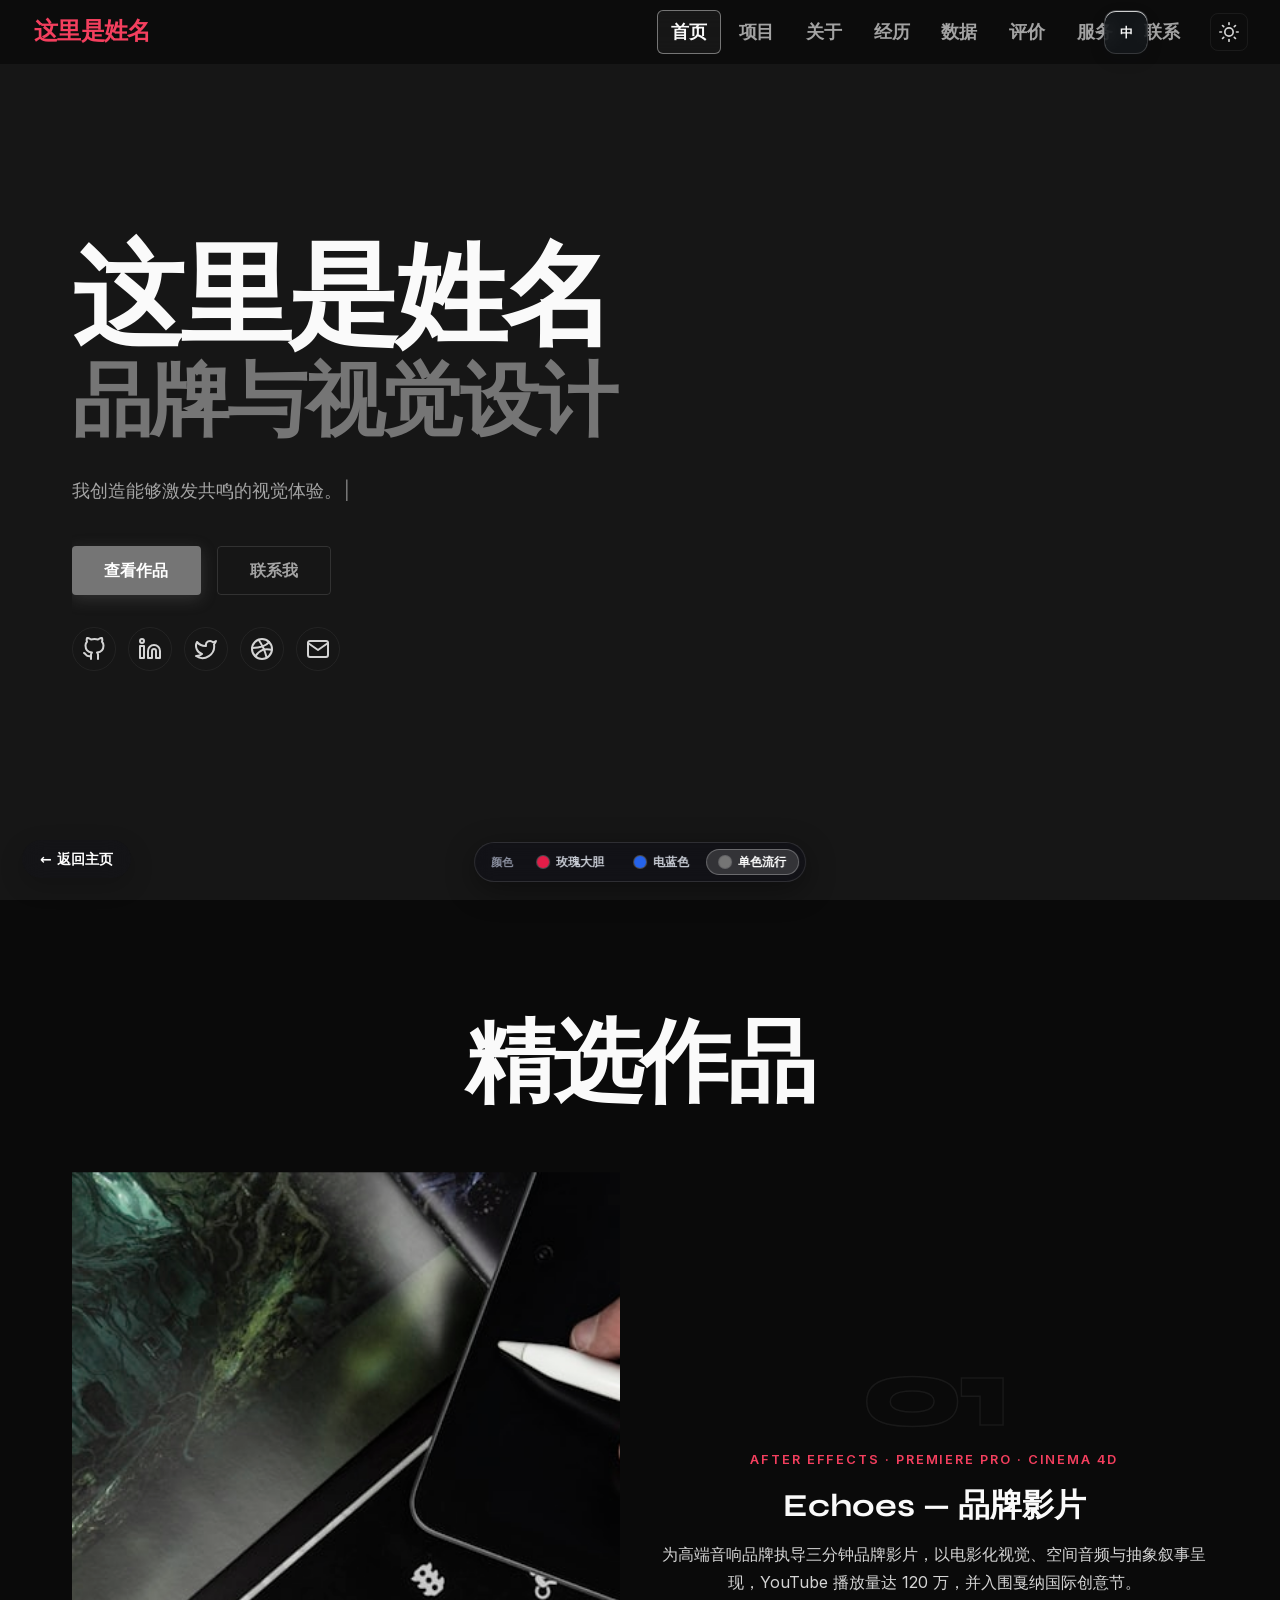
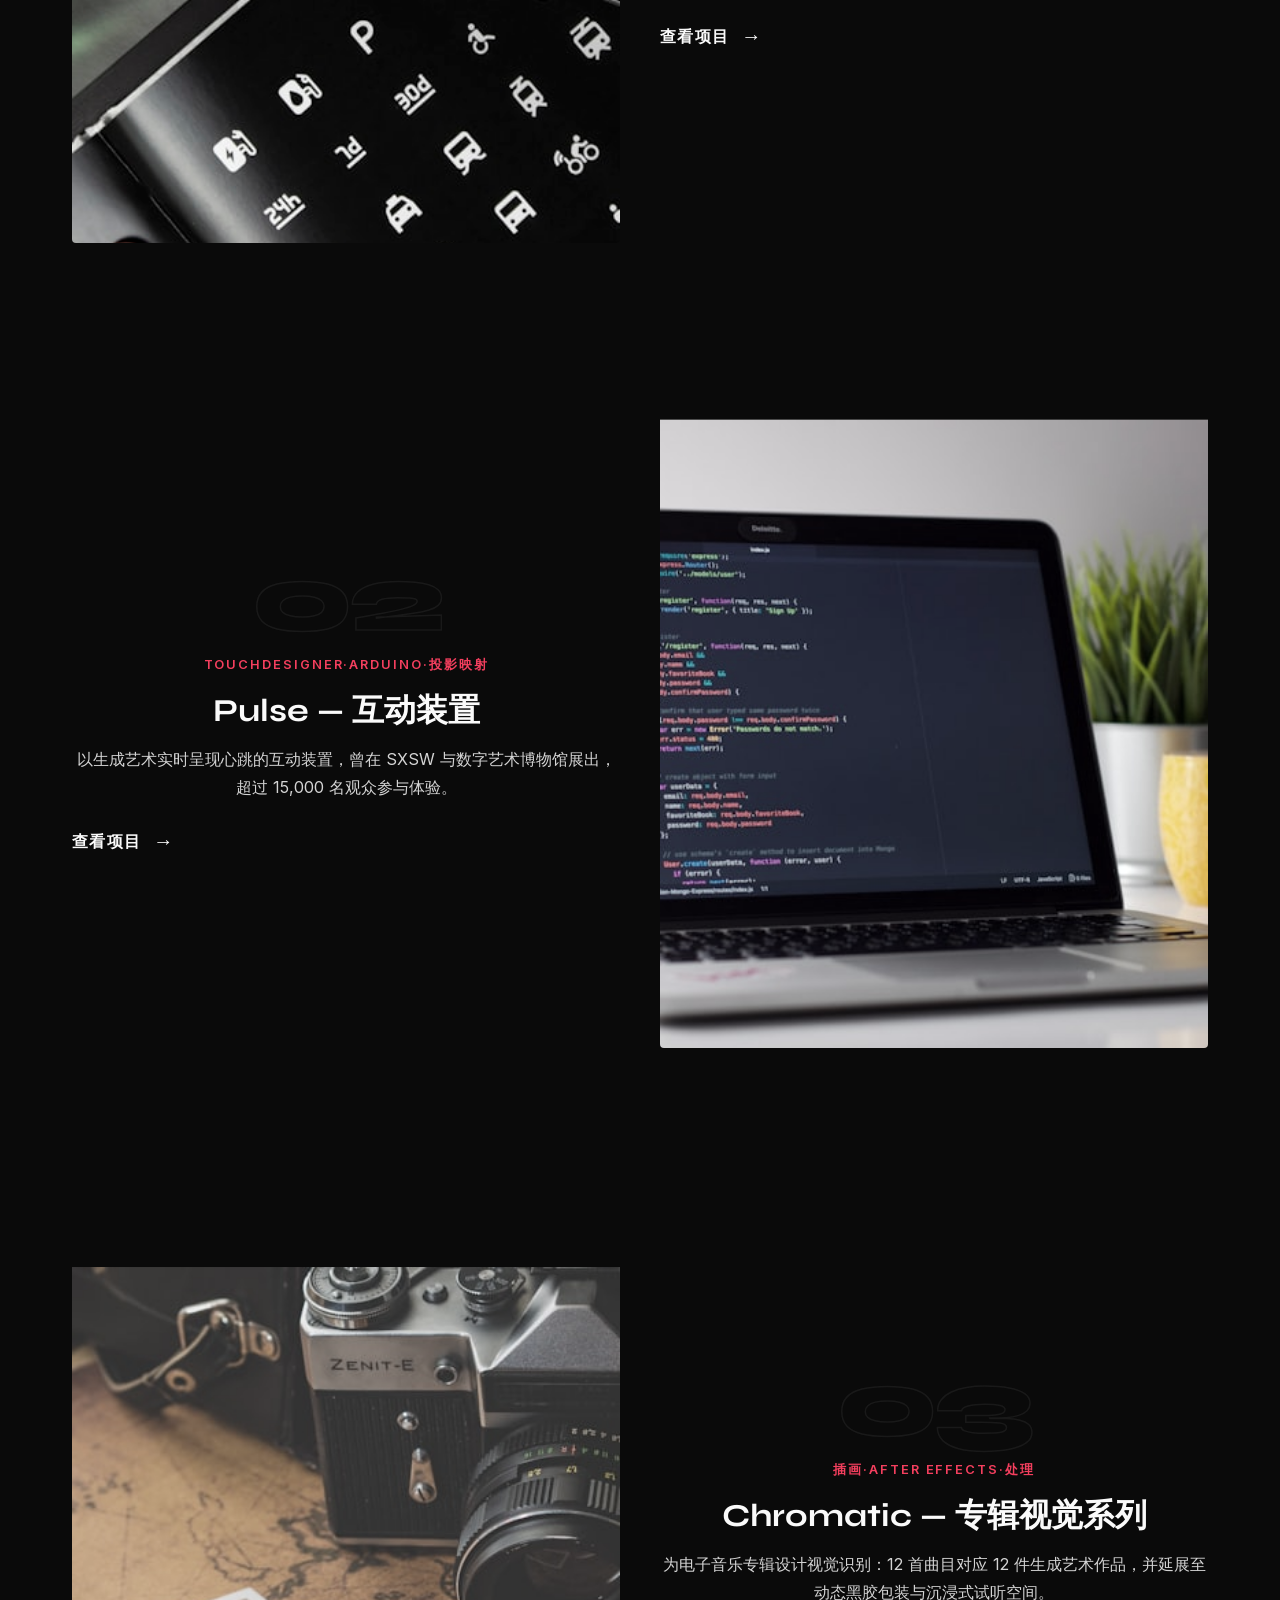
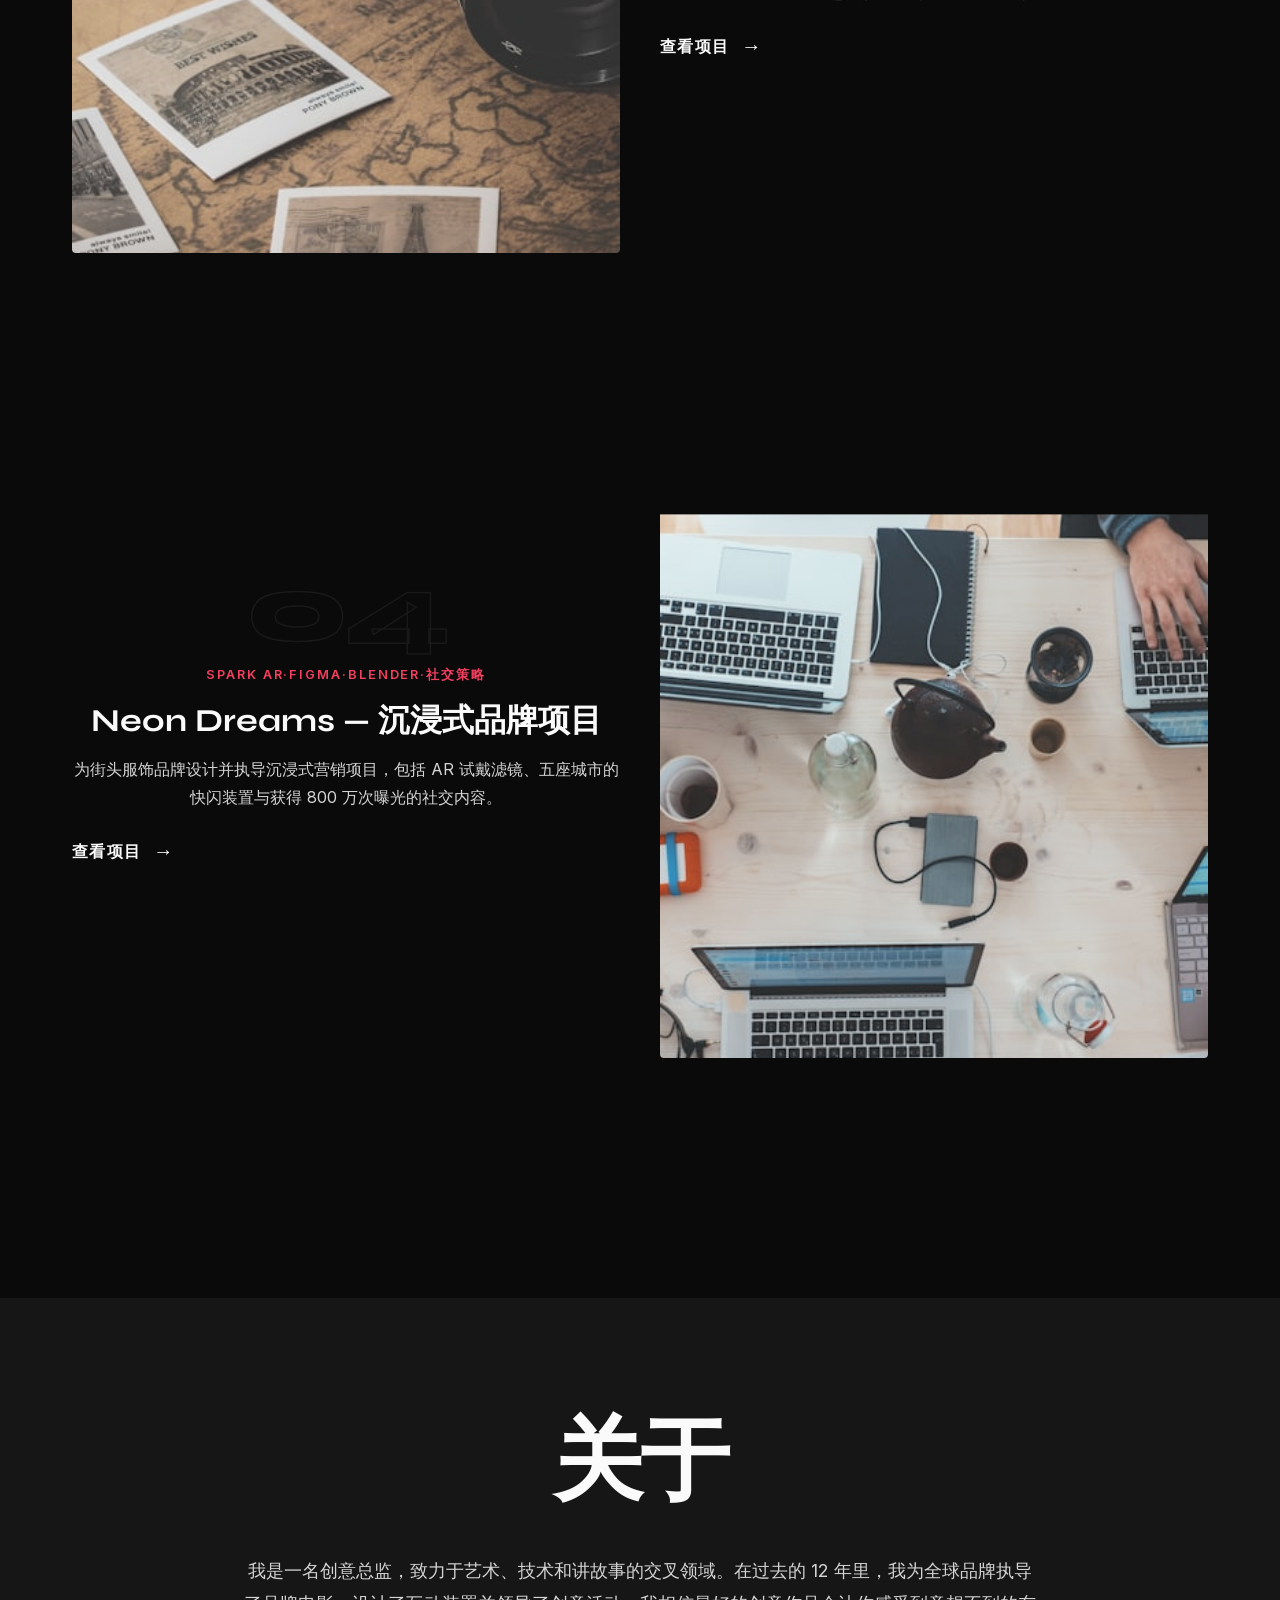
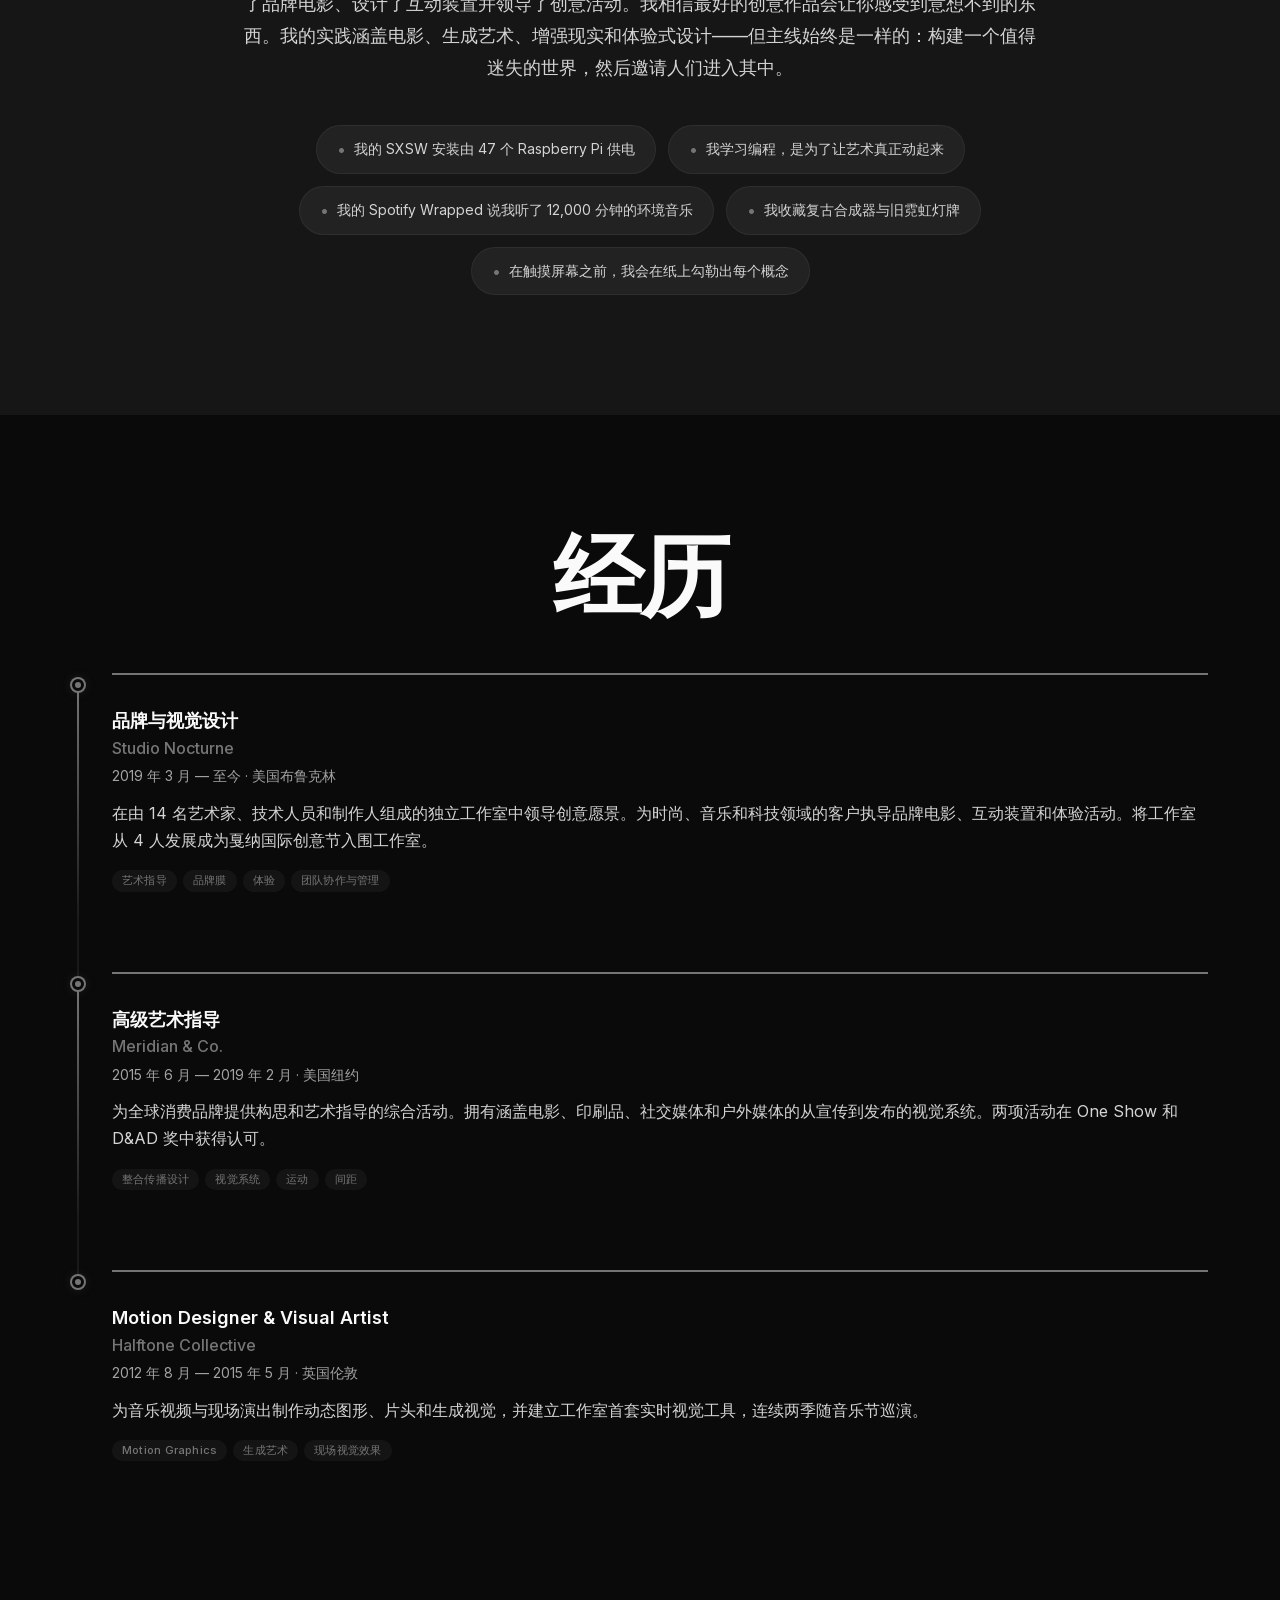
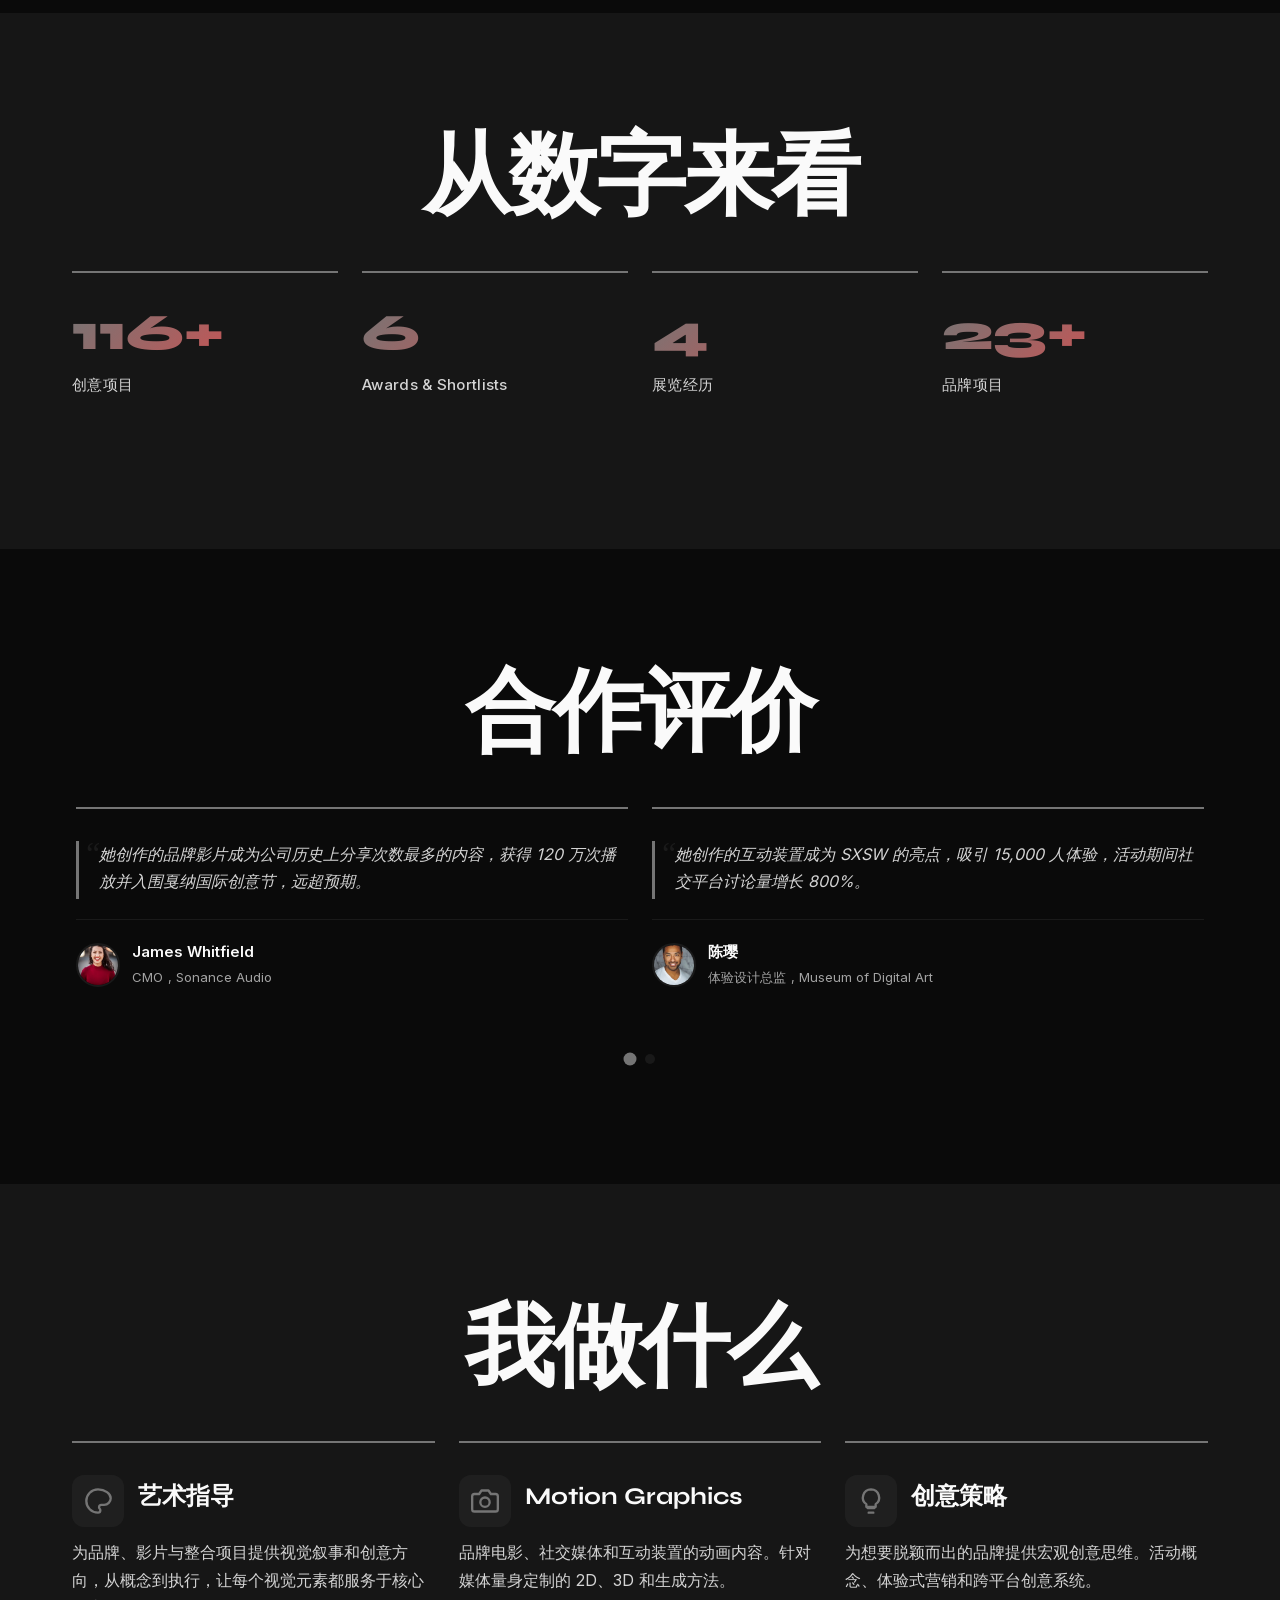
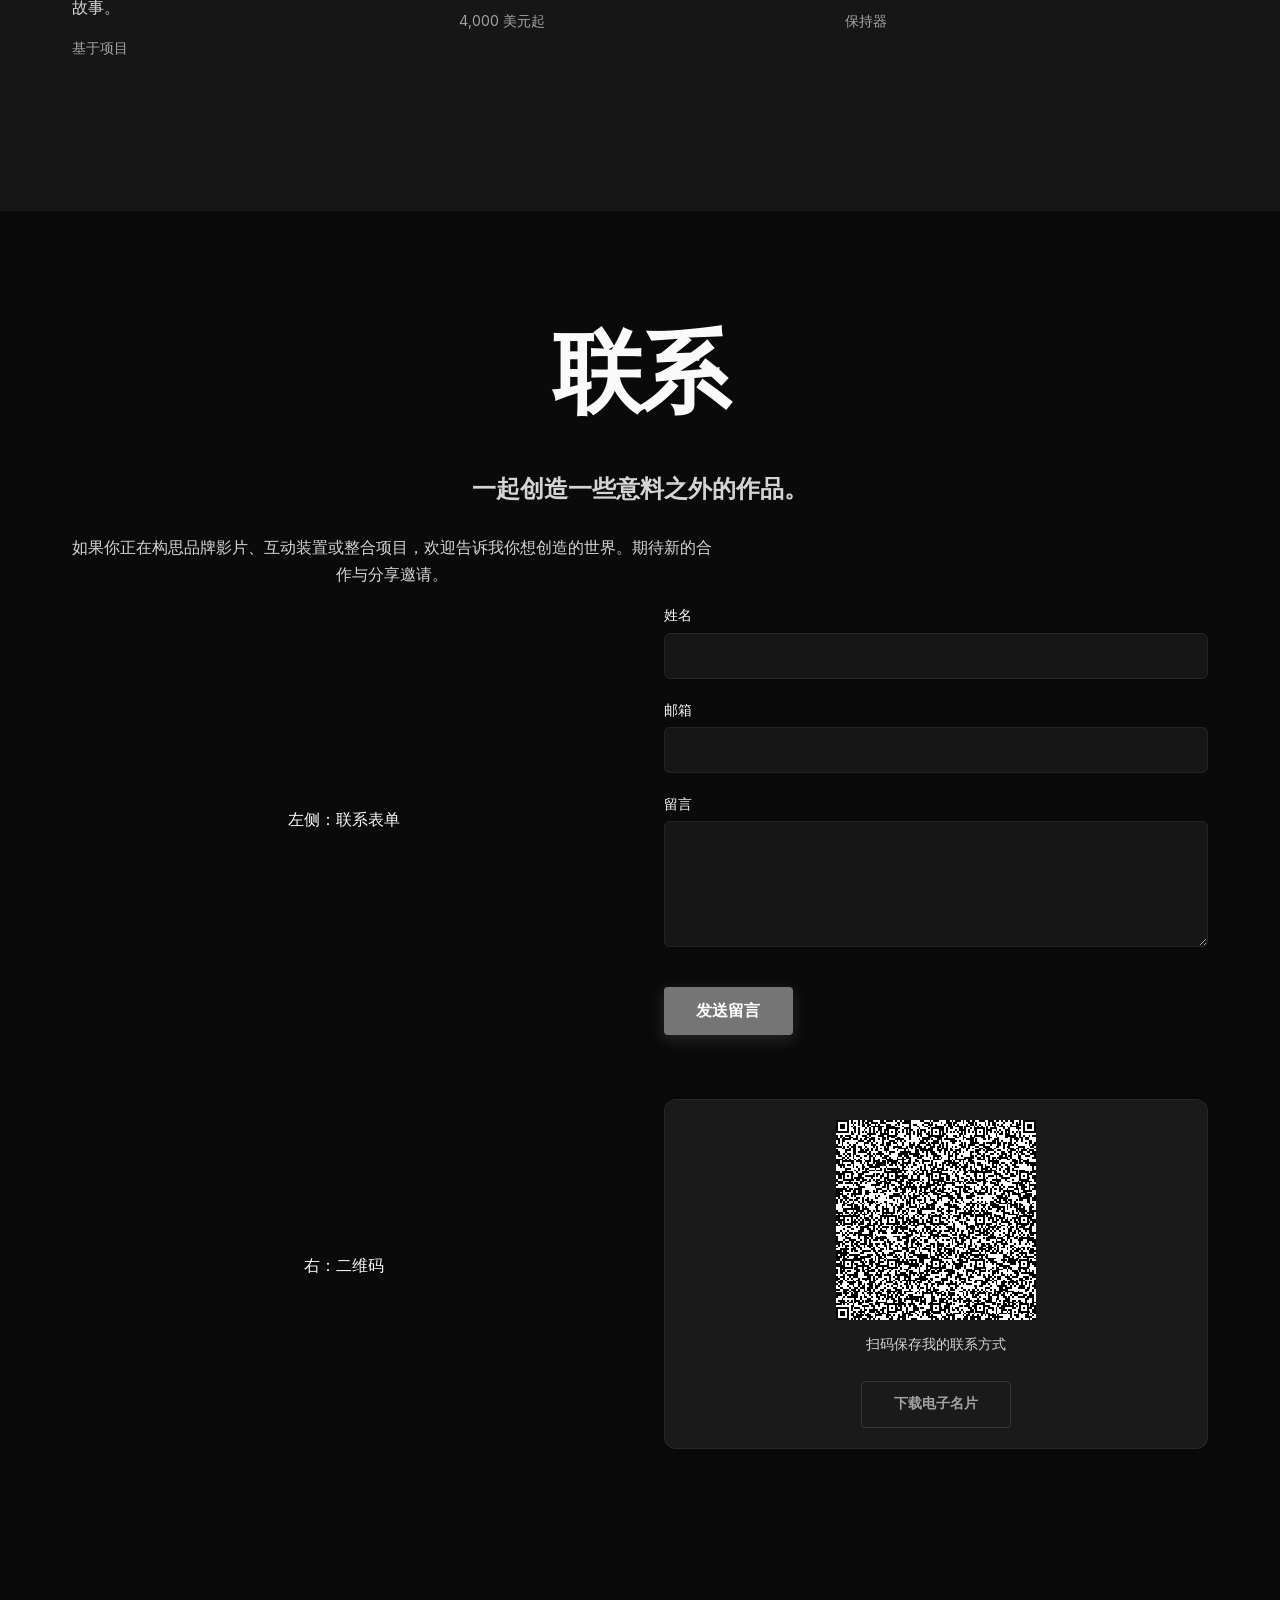
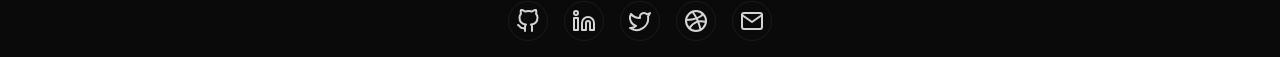
<file: services/brand/v3.html>
<html lang="zh-CN">
<head>
<meta charset="utf-8"/>
<meta content="width=device-width, initial-scale=1" name="viewport"/>
<script id="animfolio-theme-bootstrap">
(function(){
  var scheme='dark';
  try { var saved=localStorage.getItem('animfolio_theme'); if(saved==='dark'||saved==='light') scheme=saved; } catch(e) {}
  document.documentElement.setAttribute('data-animfolio-pre-theme',scheme);
  document.documentElement.classList.add('animfolio-theme-booting');
  window.__animfolioInitialTheme=scheme;
})();
</script>
<style id="animfolio-theme-bootstrap-style">
html[data-animfolio-pre-theme="dark"],html[data-animfolio-pre-theme="dark"] body{background:#0A0A0A;color:#FAFAFA}
html[data-animfolio-pre-theme="light"],html[data-animfolio-pre-theme="light"] body{background:#FAFAFA;color:#0A0A0A}
html.animfolio-theme-booting .animfolio-container,html.animfolio-theme-booting .animfolio-container *{transition:none!important}
</style>

<title>作品集 – AnimFolio Dev — 单色流行</title>
<meta content="这里是姓名 — 品牌与视觉设计。" name="description"/>
<style>
@font-face { font-family: 'Syne'; font-style: normal; font-weight: 400 800; font-display: swap; src: url('./assets/fonts/syne-latin.woff2') format('woff2'); }
@font-face { font-family: 'Inter'; font-style: normal; font-weight: 300 700; font-display: swap; src: url('./assets/fonts/inter-latin.woff2') format('woff2'); }
@font-face { font-family: 'JetBrains Mono'; font-style: normal; font-weight: 400 700; font-display: swap; src: url('./assets/fonts/jetbrains-mono-latin.woff2') format('woff2'); }

/*# sourceURL=animfolio-fonts-local-inline-css */
</style>
<link href="./assets/css/animfolio-base.css" rel="stylesheet"/>
<link href="./assets/css/animfolio-animations.css" rel="stylesheet"/>
<link href="./assets/css/animfolio-nav.css" rel="stylesheet"/>
<link href="./assets/css/animfolio-contact.css" rel="stylesheet"/>
<link href="./assets/css/animfolio-gallery.css" rel="stylesheet"/>
<link href="./assets/css/animfolio-qr.css" rel="stylesheet"/>
<link href="./assets/css/animfolio-print.css" media="print" rel="stylesheet"/>
<link href="./assets/css/format.css" rel="stylesheet"/>
<style id="animfolio-theme-vars">
.animfolio-container {
	--animfolio-accent: #757575 !important;
	--animfolio-accent-hover: #6b6b6b !important;
	--animfolio-accent-light: rgba(117, 117, 117, 0.1) !important;
	--animfolio-accent-subtle: rgba(117, 117, 117, 0.12) !important;
	--animfolio-accent-shadow: rgba(117, 117, 117, 0.3) !important;
	--animfolio-accent-glow: rgba(117, 117, 117, 0.5) !important;
	--animfolio-secondary: #EF4444 !important;
	--animfolio-secondary-hover: #e53a3a !important;
	--animfolio-secondary-light: rgba(239, 68, 68, 0.1) !important;
	--animfolio-on-accent: #ffffff !important;
	--animfolio-on-secondary: #14110f !important;
	--animfolio-bg: #0A0A0A;
	--animfolio-bg-secondary: #161616;
	--animfolio-bg-tertiary: #1e1e1e;
	--animfolio-text: #FAFAFA;
	--animfolio-text-secondary: #a0a0a0;
	--animfolio-text-muted: #8a8a8a;
	--animfolio-border: rgba(255, 255, 255, 0.1);
	--animfolio-border-strong: rgba(255, 255, 255, 0.2);
	--animfolio-surface: #1a1a1a;
	--animfolio-surface-hover: #222222;
	--animfolio-overlay: rgba(0, 0, 0, 0.75);
	--animfolio-success: #22c55e;
	--animfolio-warning: #f59e0b;
	--animfolio-error: #ef4444;
	--animfolio-info: #3b82f6;
	--animfolio-font-heading: 'Syne', -apple-system, BlinkMacSystemFont, sans-serif;
	--animfolio-font-body: 'Inter', -apple-system, BlinkMacSystemFont, sans-serif;
	--animfolio-font-mono: 'JetBrains Mono', 'Fira Code', 'Consolas', monospace;
	--animfolio-font-size-base: 16px;
	--animfolio-font-size-h1: clamp(2.5rem, 5vw, 4rem);
	--animfolio-font-size-h2: clamp(1.75rem, 3.5vw, 2.5rem);
	--animfolio-font-size-h3: 1.5rem;
	--animfolio-font-size-h4: 1.25rem;
	--animfolio-font-weight-bold: 700;
	--animfolio-font-weight-medium: 500;
	--animfolio-line-height: 1.6;
	--animfolio-letter-spacing: 0em;
	--animfolio-container-width: 1200px;
	--animfolio-section-spacing: 100px;
	--animfolio-radius: 12px;
	--animfolio-radius-sm: 6px;
	--animfolio-radius-lg: 16px;
	--animfolio-shadow-sm: 0 1px 2px rgba(0, 0, 0, 0.1);
	--animfolio-shadow-md: 0 4px 12px rgba(0, 0, 0, 0.15);
	--animfolio-shadow-lg: 0 10px 30px rgba(0, 0, 0, 0.2);
	--animfolio-shadow-xl: 0 20px 50px rgba(0, 0, 0, 0.3);
	--animfolio-duration: 0.6s;
	--animfolio-delay: 0s;
	--animfolio-easing: cubic-bezier(0.4, 0, 0.2, 1);
	--animfolio-easing-bounce: cubic-bezier(0.34, 1.56, 0.64, 1);
	--animfolio-stagger: 0.1s;
	--animfolio-transition-fast: 150ms ease;
	--animfolio-transition-normal: 300ms ease;
	--animfolio-transition-slow: 500ms ease;
	--animfolio-z-base: 1;
	--animfolio-z-dropdown: 100;
	--animfolio-z-sticky: 200;
	--animfolio-z-nav: 300;
	--animfolio-z-modal: 400;
	--animfolio-z-lightbox: 500;
	--animfolio-z-tooltip: 600;
	--animfolio-z-cursor: 700;
}
.animfolio-container--light, .animfolio-container[data-animfolio-scheme="light"] {
	--animfolio-bg: #FAFAFA;
	--animfolio-bg-secondary: #f5f5f5;
	--animfolio-bg-tertiary: #ebebeb;
	--animfolio-text: #0A0A0A;
	--animfolio-text-secondary: #555555;
	--animfolio-text-muted: #767676;
	--animfolio-border: rgba(0, 0, 0, 0.1);
	--animfolio-border-strong: rgba(0, 0, 0, 0.2);
	--animfolio-surface: #ffffff;
	--animfolio-surface-hover: #f9f9f9;
	--animfolio-overlay: rgba(0, 0, 0, 0.5);
	--animfolio-shadow-sm: 0 1px 2px rgba(0, 0, 0, 0.05);
	--animfolio-shadow-md: 0 4px 12px rgba(0, 0, 0, 0.08);
	--animfolio-shadow-lg: 0 10px 30px rgba(0, 0, 0, 0.1);
	--animfolio-shadow-xl: 0 20px 50px rgba(0, 0, 0, 0.15);
	--animfolio-accent-light: rgba(117, 117, 117, 0.08) !important;
	--animfolio-accent-subtle: rgba(117, 117, 117, 0.05) !important;
	--animfolio-accent-shadow: rgba(117, 117, 117, 0.2) !important;
	--animfolio-accent-glow: rgba(117, 117, 117, 0.15) !important;
	--animfolio-on-accent: #ffffff !important;
	--animfolio-on-secondary: #14110f !important;
}
@media (prefers-color-scheme: light) {
	.animfolio-container--auto {
		--animfolio-bg: #FAFAFA;
		--animfolio-bg-secondary: #f5f5f5;
		--animfolio-bg-tertiary: #ebebeb;
		--animfolio-text: #0A0A0A;
		--animfolio-text-secondary: #555555;
		--animfolio-text-muted: #767676;
		--animfolio-border: rgba(0, 0, 0, 0.1);
		--animfolio-border-strong: rgba(0, 0, 0, 0.2);
		--animfolio-surface: #ffffff;
		--animfolio-surface-hover: #f9f9f9;
		--animfolio-overlay: rgba(0, 0, 0, 0.5);
		--animfolio-shadow-sm: 0 1px 2px rgba(0, 0, 0, 0.05);
		--animfolio-shadow-md: 0 4px 12px rgba(0, 0, 0, 0.08);
		--animfolio-shadow-lg: 0 10px 30px rgba(0, 0, 0, 0.1);
		--animfolio-shadow-xl: 0 20px 50px rgba(0, 0, 0, 0.15);
		--animfolio-accent-light: rgba(117, 117, 117, 0.08) !important;
		--animfolio-accent-subtle: rgba(117, 117, 117, 0.05) !important;
		--animfolio-accent-shadow: rgba(117, 117, 117, 0.2) !important;
		--animfolio-accent-glow: rgba(117, 117, 117, 0.15) !important;
		--animfolio-on-accent: #ffffff !important;
		--animfolio-on-secondary: #14110f !important;
	}
}

.animfolio-container *,.animfolio-container *::before,.animfolio-container *::after{box-sizing:border-box}html{scroll-behavior:smooth;-webkit-font-smoothing:antialiased;-moz-osx-font-smoothing:grayscale}body{margin:0;padding:0;background:#0A0A0A;color:#FAFAFA;font-family:var(--animfolio-font-body,'Inter',-apple-system,BlinkMacSystemFont,'Segoe UI',sans-serif);font-size:var(--animfolio-font-size-base,16px);line-height:var(--animfolio-line-height,1.6);overflow-x:hidden}body.admin-bar{padding-top:32px}body.admin-bar .animfolio-nav--sticky{top:32px}@media screen and (max-width:782px){body.admin-bar{padding-top:46px}body.admin-bar .animfolio-nav--sticky{top:46px}}.wp-site-blocks,.entry-content,.page-content,.post-content{all:unset;display:block}
/*# sourceURL=animfolio-base-inline-css */
</style>
<script>
document.documentElement.className+=" animfolio-js";(function(){function r(){if(window.animfolio&&window.animfolio._initialized){return;}var e=document.querySelectorAll("[data-animfolio-animate]:not(.animfolio-visible),.animfolio-stagger__item:not(.animfolio-visible)");for(var i=0;i<e.length;i++){e[i].classList.add("animfolio-visible");}}if(document.readyState==="complete"){setTimeout(r,1500);}else{window.addEventListener("load",function(){setTimeout(r,1500);});}setTimeout(r,4000);})();
//# sourceURL=animfolio-failsafe-js-after
</script>
<style>.service-back{position:fixed;left:22px;bottom:22px;z-index:99999;padding:12px 18px;border-radius:999px;background:rgba(20,20,24,.82);color:#fff;text-decoration:none;font:600 14px/1 system-ui;backdrop-filter:blur(12px);box-shadow:0 8px 25px rgba(0,0,0,.18)}</style><link href="../service-language.css?v=6" rel="stylesheet"/></head>
<body><button aria-label="切换为英文" aria-pressed="true" class="service-language-toggle" data-language="zh" type="button"><span aria-hidden="true" class="service-language-symbol">中</span></button><a aria-label="返回个人主页服务模块" class="service-back" href="../../#services">← 返回主页</a>
<script>window.ANIMFOLIO_CONTACT_EMAIL = "you@example.com";</script>
<div class="animfolio-container animfolio-container--dark animfolio-container--format-12 animfolio-container--one-page" data-animfolio-format="format-12-creative" data-animfolio-intensity="medium" data-animfolio-scheme="dark"><script id="animfolio-theme-apply">(function(){var c=document.currentScript.parentElement,s=window.__animfolioInitialTheme||c.getAttribute('data-animfolio-scheme');c.setAttribute('data-animfolio-scheme',s);c.classList.remove('animfolio-container--dark','animfolio-container--light');c.classList.add('animfolio-container--'+s);requestAnimationFrame(function(){requestAnimationFrame(function(){document.documentElement.classList.remove('animfolio-theme-booting')})})})();</script><a class="animfolio-skip-link" href="#hero">跳到主要内容</a><nav aria-label="作品集导航" class="animfolio-nav animfolio-nav--horizontal animfolio-nav--sticky" role="navigation"><a class="animfolio-nav__logo" href="#hero">这里是姓名</a><button aria-controls="animfolio-nav-menu" aria-expanded="false" aria-label="切换导航" class="animfolio-nav__toggle"><span aria-hidden="true" class="animfolio-nav__toggle-bar"></span><span aria-hidden="true" class="animfolio-nav__toggle-bar"></span><span aria-hidden="true" class="animfolio-nav__toggle-bar"></span></button><ul class="animfolio-nav__list" id="animfolio-nav-menu"><li class="animfolio-nav__item"><a class="animfolio-nav__link" data-animfolio-section="hero" href="#hero">首页</a></li><li class="animfolio-nav__item"><a class="animfolio-nav__link" data-animfolio-section="projects" href="#projects">项目</a></li><li class="animfolio-nav__item"><a class="animfolio-nav__link" data-animfolio-section="about" href="#about">关于</a></li><li class="animfolio-nav__item"><a class="animfolio-nav__link" data-animfolio-section="experience" href="#experience">经历</a></li><li class="animfolio-nav__item"><a class="animfolio-nav__link" data-animfolio-section="stats" href="#stats">数据</a></li><li class="animfolio-nav__item"><a class="animfolio-nav__link" data-animfolio-section="testimonials" href="#testimonials">评价</a></li><li class="animfolio-nav__item"><a class="animfolio-nav__link" data-animfolio-section="services" href="#services">服务</a></li><li class="animfolio-nav__item"><a class="animfolio-nav__link" data-animfolio-section="contact" href="#contact">联系</a></li></ul><button aria-label="切换明暗模式" class="animfolio-theme-toggle"><span aria-hidden="true" class="animfolio-theme-toggle__icon animfolio-theme-toggle__icon--sun"><svg fill="none" height="20" stroke="currentColor" stroke-linecap="round" stroke-linejoin="round" stroke-width="2" viewbox="0 0 24 24" width="20"><circle cx="12" cy="12" r="5"></circle><line x1="12" x2="12" y1="1" y2="3"></line><line x1="12" x2="12" y1="21" y2="23"></line><line x1="4.22" x2="5.64" y1="4.22" y2="5.64"></line><line x1="18.36" x2="19.78" y1="18.36" y2="19.78"></line><line x1="1" x2="3" y1="12" y2="12"></line><line x1="21" x2="23" y1="12" y2="12"></line><line x1="4.22" x2="5.64" y1="19.78" y2="18.36"></line><line x1="18.36" x2="19.78" y1="5.64" y2="4.22"></line></svg></span><span aria-hidden="true" class="animfolio-theme-toggle__icon animfolio-theme-toggle__icon--moon"><svg fill="none" height="20" stroke="currentColor" stroke-linecap="round" stroke-linejoin="round" stroke-width="2" viewbox="0 0 24 24" width="20"><path d="M21 12.79A9 9 0 1111.21 3 7 7 0 0021 12.79z"></path></svg></span></button></nav><section class="animfolio-section animfolio-section--hero animfolio-section--align-center" data-animfolio-section="hero" id="hero"><div class="animfolio-inner">
<div class="animfolio-hero">
<div class="animfolio-hero__content">
<h1 class="animfolio-hero__name" data-animfolio-animate="fade-up">这里是姓名</h1>
<h2 class="animfolio-hero__title" data-animfolio-animate="fade-up" data-animfolio-delay="0.1">品牌与视觉设计</h2>
<div class="animfolio-hero__subtitle animfolio-hero__typed" data-animfolio-animate="fade-up" data-animfolio-delay="0.2" data-animfolio-typed='["我创造能够激发共鸣的视觉体验。", "让艺术与技术相遇。", "持续探索创意边界。", "让人感受到意料之外的触动。"]'>我创造能够激发共鸣的视觉体验。</div>
<div class="animfolio-hero__cta" data-animfolio-animate="fade-up" data-animfolio-delay="0.3">
<a class="animfolio-button animfolio-button--primary animfolio-hero__cta-primary" href="#projects">
						查看作品					</a>
<a class="animfolio-button animfolio-button--secondary animfolio-hero__cta-secondary" href="#contact">
						联系我					</a>
</div>
<div class="animfolio-hero__social animfolio-social-icons animfolio-social-icons--outline" data-animfolio-animate="fade-up" data-animfolio-delay="0.4">
<a aria-label="Github" href="https://github.com/yourusername" rel="noopener noreferrer" target="_blank">
<svg aria-hidden="true" fill="none" height="24" stroke="currentColor" stroke-linecap="round" stroke-linejoin="round" stroke-width="2" viewbox="0 0 24 24" width="24" xmlns="http://www.w3.org/2000/svg"><path d="M9 19c-5 1.5-5-2.5-7-3m14 6v-3.87a3.37 3.37 0 0 0-.94-2.61c3.14-.35 6.44-1.54 6.44-7A5.44 5.44 0 0 0 20 4.77 5.07 5.07 0 0 0 19.91 1S18.73.65 16 2.48a13.38 13.38 0 0 0-7 0C6.27.65 5.09 1 5.09 1A5.07 5.07 0 0 0 5 4.77a5.44 5.44 0 0 0-1.5 3.78c0 5.42 3.3 6.61 6.44 7A3.37 3.37 0 0 0 9 18.13V22"></path></svg> <span class="animfolio-social__label">Github</span>
</a>
<a aria-label="领英" href="https://linkedin.com/in/yourusername" rel="noopener noreferrer" target="_blank">
<svg aria-hidden="true" fill="none" height="24" stroke="currentColor" stroke-linecap="round" stroke-linejoin="round" stroke-width="2" viewbox="0 0 24 24" width="24" xmlns="http://www.w3.org/2000/svg"><path d="M16 8a6 6 0 0 1 6 6v7h-4v-7a2 2 0 0 0-2-2 2 2 0 0 0-2 2v7h-4v-7a6 6 0 0 1 6-6z"></path><rect height="12" width="4" x="2" y="9"></rect><circle cx="4" cy="4" r="2"></circle></svg> <span class="animfolio-social__label">领英</span>
</a>
<a aria-label="推特" href="https://twitter.com/yourusername" rel="noopener noreferrer" target="_blank">
<svg aria-hidden="true" fill="none" height="24" stroke="currentColor" stroke-linecap="round" stroke-linejoin="round" stroke-width="2" viewbox="0 0 24 24" width="24" xmlns="http://www.w3.org/2000/svg"><path d="M22 4s-.7 2.1-2 3.4c1.6 10-9.4 17.3-18 11.6 2.2.1 4.4-.6 6-2C3 15.5.5 9.6 3 5c2.2 2.6 5.6 4.1 9 4-.9-4.2 4-6.6 7-3.8 1.1 0 3-1.2 3-1.2z"></path></svg> <span class="animfolio-social__label">推特</span>
</a>
<a aria-label="运球" href="https://dribbble.com/yourusername" rel="noopener noreferrer" target="_blank">
<svg aria-hidden="true" fill="none" height="24" stroke="currentColor" stroke-linecap="round" stroke-linejoin="round" stroke-width="2" viewbox="0 0 24 24" width="24" xmlns="http://www.w3.org/2000/svg"><circle cx="12" cy="12" r="10"></circle><path d="M8.56 2.75c4.37 6.03 6.02 9.42 8.03 17.72m2.54-15.38c-3.72 4.35-8.94 5.66-16.88 5.85m19.5 1.9c-3.5-.93-6.63-.82-8.94 0-2.58.92-5.01 2.86-7.44 6.32"></path></svg> <span class="animfolio-social__label">运球</span>
</a>
<a aria-label="邮箱" href="mailto:hello@yourdomain.com" rel="noopener noreferrer" target="_blank">
<svg aria-hidden="true" fill="none" height="24" stroke="currentColor" stroke-linecap="round" stroke-linejoin="round" stroke-width="2" viewbox="0 0 24 24" width="24" xmlns="http://www.w3.org/2000/svg"><path d="M4 4h16c1.1 0 2 .9 2 2v12c0 1.1-.9 2-2 2H4c-1.1 0-2-.9-2-2V6c0-1.1.9-2 2-2z"></path><polyline points="22,6 12,13 2,6"></polyline></svg> <span class="animfolio-social__label">邮箱</span>
</a>
</div>
</div>
</div>
</div><!-- .animfolio-inner --></section><section class="animfolio-section animfolio-section--projects animfolio-section--align-center" data-animfolio-section="projects" id="projects"><div class="animfolio-inner"><div class="animfolio-section__header"><h2 class="animfolio-section__title">精选作品</h2></div>
<div class="animfolio-project-showcase">
<article class="animfolio-project-row" data-animfolio-animate="fade-up" data-animfolio-duration="0.8">
<div class="animfolio-project-image-wrap">
<img alt="Echoes — 品牌影片" class="animfolio-project-image" decoding="async" height="1000" loading="lazy" src="./assets/images/project-design.jpg" width="800"/>
</div>
<div class="animfolio-project-info">
<span aria-hidden="true" class="animfolio-project-info__index">01</span>
<p class="animfolio-project-info__category">After Effects · Premiere Pro · Cinema 4D</p>
<h3 class="animfolio-project-info__title">Echoes — 品牌影片</h3>
<div class="animfolio-project-info__text"><p>为高端音响品牌执导三分钟品牌影片，以电影化视觉、空间音频与抽象叙事呈现，YouTube 播放量达 120 万，并入围戛纳国际创意节。</p>
</div>
<a class="animfolio-project-info__link" href="#" rel="noopener noreferrer" target="_blank">
<span class="animfolio-project-info__link-label">查看项目</span>
<span aria-hidden="true" class="animfolio-project-info__link-arrow">→</span>
</a>
</div>
</article>
<article class="animfolio-project-row" data-animfolio-animate="fade-up" data-animfolio-duration="0.8">
<div class="animfolio-project-image-wrap">
<img alt="Pulse — 互动装置" class="animfolio-project-image" decoding="async" height="1000" loading="lazy" src="./assets/images/project-tech.jpg" width="800"/>
</div>
<div class="animfolio-project-info">
<span aria-hidden="true" class="animfolio-project-info__index">02</span>
<p class="animfolio-project-info__category">TouchDesigner·Arduino·投影映射</p>
<h3 class="animfolio-project-info__title">Pulse — 互动装置</h3>
<div class="animfolio-project-info__text"><p>以生成艺术实时呈现心跳的互动装置，曾在 SXSW 与数字艺术博物馆展出，超过 15,000 名观众参与体验。</p>
</div>
<a class="animfolio-project-info__link" href="#" rel="noopener noreferrer" target="_blank">
<span class="animfolio-project-info__link-label">查看项目</span>
<span aria-hidden="true" class="animfolio-project-info__link-arrow">→</span>
</a>
</div>
</article>
<article class="animfolio-project-row" data-animfolio-animate="fade-up" data-animfolio-duration="0.8">
<div class="animfolio-project-image-wrap">
<img alt="Chromatic — 专辑视觉系列" class="animfolio-project-image" decoding="async" height="1000" loading="lazy" src="./assets/images/project-photo.jpg" width="800"/>
</div>
<div class="animfolio-project-info">
<span aria-hidden="true" class="animfolio-project-info__index">03</span>
<p class="animfolio-project-info__category">插画·After Effects·处理</p>
<h3 class="animfolio-project-info__title">Chromatic — 专辑视觉系列</h3>
<div class="animfolio-project-info__text"><p>为电子音乐专辑设计视觉识别：12 首曲目对应 12 件生成艺术作品，并延展至动态黑胶包装与沉浸式试听空间。</p>
</div>
<a class="animfolio-project-info__link" href="#" rel="noopener noreferrer" target="_blank">
<span class="animfolio-project-info__link-label">查看项目</span>
<span aria-hidden="true" class="animfolio-project-info__link-arrow">→</span>
</a>
</div>
</article>
<article class="animfolio-project-row" data-animfolio-animate="fade-up" data-animfolio-duration="0.8">
<div class="animfolio-project-image-wrap">
<img alt="Neon Dreams — 沉浸式品牌项目" class="animfolio-project-image" decoding="async" height="1000" loading="lazy" src="./assets/images/project-startup.jpg" width="800"/>
</div>
<div class="animfolio-project-info">
<span aria-hidden="true" class="animfolio-project-info__index">04</span>
<p class="animfolio-project-info__category">Spark AR·Figma·Blender·社交策略</p>
<h3 class="animfolio-project-info__title">Neon Dreams — 沉浸式品牌项目</h3>
<div class="animfolio-project-info__text"><p>为街头服饰品牌设计并执导沉浸式营销项目，包括 AR 试戴滤镜、五座城市的快闪装置与获得 800 万次曝光的社交内容。</p>
</div>
<a class="animfolio-project-info__link" href="#" rel="noopener noreferrer" target="_blank">
<span class="animfolio-project-info__link-label">查看项目</span>
<span aria-hidden="true" class="animfolio-project-info__link-arrow">→</span>
</a>
</div>
</article>
</div>
</div><!-- .animfolio-inner --></section><section class="animfolio-section animfolio-section--about animfolio-section--align-center" data-animfolio-section="about" id="about"><div class="animfolio-inner"><div class="animfolio-section__header"><h2 class="animfolio-section__title">关于</h2></div><div class="animfolio-about" data-animfolio-animate="fade-up">
<div class="animfolio-about__bio">我是一名创意总监，致力于艺术、技术和讲故事的交叉领域。在过去的 12 年里，我为全球品牌执导了品牌电影、设计了互动装置并领导了创意活动。我相信最好的创意作品会让你感受到意想不到的东西。我的实践涵盖电影、生成艺术、增强现实和体验式设计——但主线始终是一样的：构建一个值得迷失的世界，然后邀请人们进入其中。</div>
<div class="animfolio-about__fun-facts animfolio-stagger" data-animfolio-stagger="0.1">
<div class="animfolio-about__fun-fact animfolio-stagger__item">
					我的 SXSW 安装由 47 个 Raspberry Pi 供电				</div>
<div class="animfolio-about__fun-fact animfolio-stagger__item">
					我学习编程，是为了让艺术真正动起来				</div>
<div class="animfolio-about__fun-fact animfolio-stagger__item">
					我的 Spotify Wrapped 说我听了 12,000 分钟的环境音乐				</div>
<div class="animfolio-about__fun-fact animfolio-stagger__item">
					我收藏复古合成器与旧霓虹灯牌				</div>
<div class="animfolio-about__fun-fact animfolio-stagger__item">
					在触摸屏幕之前，我会在纸上勾勒出每个概念				</div>
</div>
</div>
</div><!-- .animfolio-inner --></section><section class="animfolio-section animfolio-section--experience animfolio-section--align-center" data-animfolio-section="experience" id="experience"><div class="animfolio-inner"><div class="animfolio-section__header"><h2 class="animfolio-section__title">经历</h2></div>
<div class="animfolio-timeline animfolio-stagger" data-animfolio-animate="fade-up" data-animfolio-stagger="0.1">
<div class="animfolio-timeline__line"></div>
<div class="animfolio-timeline__item animfolio-stagger__item" data-animfolio-animate="fade-up" data-animfolio-delay="0.0">
<div class="animfolio-timeline__dot"></div>
<div class="animfolio-timeline__content animfolio-card animfolio-card--bordered">
<div class="animfolio-timeline__role">品牌与视觉设计</div>
<div class="animfolio-timeline__company">Studio Nocturne</div>
<div class="animfolio-timeline__date">
					2019 年 3 月 — 至今 · 美国布鲁克林									</div>
<div class="animfolio-timeline__description">在由 14 名艺术家、技术人员和制作人组成的独立工作室中领导创意愿景。为时尚、音乐和科技领域的客户执导品牌电影、互动装置和体验活动。将工作室从 4 人发展成为戛纳国际创意节入围工作室。</div>
<div class="animfolio-timeline__tags animfolio-card__tags">
<span class="animfolio-card__tag">艺术指导</span>
<span class="animfolio-card__tag">品牌膜</span>
<span class="animfolio-card__tag">体验</span>
<span class="animfolio-card__tag">团队协作与管理</span>
</div>
</div>
</div>
<div class="animfolio-timeline__item animfolio-stagger__item" data-animfolio-animate="fade-up" data-animfolio-delay="0.1">
<div class="animfolio-timeline__dot"></div>
<div class="animfolio-timeline__content animfolio-card animfolio-card--bordered">
<div class="animfolio-timeline__role">高级艺术指导</div>
<div class="animfolio-timeline__company">Meridian &amp; Co.</div>
<div class="animfolio-timeline__date">
					2015 年 6 月 — 2019 年 2 月 · 美国纽约									</div>
<div class="animfolio-timeline__description">为全球消费品牌提供构思和艺术指导的综合活动。拥有涵盖电影、印刷品、社交媒体和户外媒体的从宣传到发布的视觉系统。两项活动在 One Show 和 D&amp;AD 奖中获得认可。</div>
<div class="animfolio-timeline__tags animfolio-card__tags">
<span class="animfolio-card__tag">整合传播设计</span>
<span class="animfolio-card__tag">视觉系统</span>
<span class="animfolio-card__tag">运动</span>
<span class="animfolio-card__tag">间距</span>
</div>
</div>
</div>
<div class="animfolio-timeline__item animfolio-stagger__item" data-animfolio-animate="fade-up" data-animfolio-delay="0.2">
<div class="animfolio-timeline__dot"></div>
<div class="animfolio-timeline__content animfolio-card animfolio-card--bordered">
<div class="animfolio-timeline__role">Motion Designer &amp; Visual Artist</div>
<div class="animfolio-timeline__company">Halftone Collective</div>
<div class="animfolio-timeline__date">
					2012 年 8 月 — 2015 年 5 月 · 英国伦敦									</div>
<div class="animfolio-timeline__description">为音乐视频与现场演出制作动态图形、片头和生成视觉，并建立工作室首套实时视觉工具，连续两季随音乐节巡演。</div>
<div class="animfolio-timeline__tags animfolio-card__tags">
<span class="animfolio-card__tag">Motion Graphics</span>
<span class="animfolio-card__tag">生成艺术</span>
<span class="animfolio-card__tag">现场视觉效果</span>
</div>
</div>
</div>
</div>
</div><!-- .animfolio-inner --></section><section class="animfolio-section animfolio-section--stats animfolio-section--align-center" data-animfolio-section="stats" id="stats"><div class="animfolio-inner"><div class="animfolio-section__header"><h2 class="animfolio-section__title">从数字来看</h2></div><div class="animfolio-stats animfolio-stagger" data-animfolio-stagger="0.15">
<div class="animfolio-stat animfolio-card animfolio-card--bordered animfolio-stagger__item">
<span class="animfolio-stat__number" data-animfolio-counter="150" data-animfolio-decimals="0" data-animfolio-prefix="" data-animfolio-suffix="+">150+</span>
<span class="animfolio-stat__label">创意项目</span>
</div>
<div class="animfolio-stat animfolio-card animfolio-card--bordered animfolio-stagger__item">
<span class="animfolio-stat__number" data-animfolio-counter="8" data-animfolio-decimals="0" data-animfolio-prefix="" data-animfolio-suffix="">8</span>
<span class="animfolio-stat__label">Awards &amp; Shortlists</span>
</div>
<div class="animfolio-stat animfolio-card animfolio-card--bordered animfolio-stagger__item">
<span class="animfolio-stat__number" data-animfolio-counter="5" data-animfolio-decimals="0" data-animfolio-prefix="" data-animfolio-suffix="">5</span>
<span class="animfolio-stat__label">展览经历</span>
</div>
<div class="animfolio-stat animfolio-card animfolio-card--bordered animfolio-stagger__item">
<span class="animfolio-stat__number" data-animfolio-counter="30" data-animfolio-decimals="0" data-animfolio-prefix="" data-animfolio-suffix="+">30+</span>
<span class="animfolio-stat__label">品牌项目</span>
</div>
</div>
</div><!-- .animfolio-inner --></section><section class="animfolio-section animfolio-section--testimonials animfolio-section--align-center" data-animfolio-section="testimonials" id="testimonials"><div class="animfolio-inner"><div class="animfolio-section__header"><h2 class="animfolio-section__title">合作评价</h2></div><div class="animfolio-testimonials-carousel" data-animfolio-animate="fade-up">
<div class="animfolio-testimonials-carousel__track" id="animfolio-testimonials-track">
<div class="animfolio-testimonials-carousel__slide" id="testimonial-slide-0">
<div class="animfolio-testimonial animfolio-card animfolio-card--bordered">
<blockquote class="animfolio-testimonial__quote">她创作的品牌影片成为公司历史上分享次数最多的内容，获得 120 万次播放并入围戛纳国际创意节，远超预期。</blockquote>
<div class="animfolio-card__footer">
<img alt="James Whitfield" class="animfolio-testimonial__photo" decoding="async" height="40" loading="lazy" src="./assets/images/avatar-1.jpg" width="40"/>
<div>
<strong class="animfolio-testimonial__author">James Whitfield</strong>
<span class="animfolio-testimonial__role">CMO</span>
<span class="animfolio-testimonial__company">, Sonance Audio</span>
</div>
</div>
</div>
<div class="animfolio-testimonial animfolio-card animfolio-card--bordered">
<blockquote class="animfolio-testimonial__quote">她创作的互动装置成为 SXSW 的亮点，吸引 15,000 人体验，活动期间社交平台讨论量增长 800%。</blockquote>
<div class="animfolio-card__footer">
<img alt="Maya Chen" class="animfolio-testimonial__photo" decoding="async" height="40" loading="lazy" src="./assets/images/avatar-2.jpg" width="40"/>
<div>
<strong class="animfolio-testimonial__author">陈璎</strong>
<span class="animfolio-testimonial__role">体验设计总监</span>
<span class="animfolio-testimonial__company">, Museum of Digital Art</span>
</div>
</div>
</div>
</div>
<div class="animfolio-testimonials-carousel__slide animfolio-testimonials-carousel__slide--single" id="testimonial-slide-1">
<div class="animfolio-testimonial animfolio-card animfolio-card--bordered">
<blockquote class="animfolio-testimonial__quote">她能从多数创作者忽略的维度思考，把 AR 滤镜、实体装置与数字活动整合成统一的品牌体验。</blockquote>
<div class="animfolio-card__footer">
<img alt="Andre Baptiste" class="animfolio-testimonial__photo" decoding="async" height="40" loading="lazy" src="./assets/images/avatar-3.jpg" width="40"/>
<div>
<strong class="animfolio-testimonial__author">安德烈·巴蒂斯特</strong>
<span class="animfolio-testimonial__role">品牌总监</span>
<span class="animfolio-testimonial__company">, StreetCulture Apparel</span>
</div>
</div>
</div>
</div>
</div>
<div class="animfolio-testimonials-carousel__dots">
<a aria-label="第 1 页" class="animfolio-testimonials-carousel__dot animfolio-testimonials-carousel__dot--active" href="#testimonial-slide-0"></a>
<a aria-label="第 2 页" class="animfolio-testimonials-carousel__dot" href="#testimonial-slide-1"></a>
</div>
</div>
</div><!-- .animfolio-inner --></section><section class="animfolio-section animfolio-section--services animfolio-section--align-center" data-animfolio-section="services" id="services"><div class="animfolio-inner"><div class="animfolio-section__header"><h2 class="animfolio-section__title">我做什么</h2></div><div class="animfolio-grid animfolio-grid--3 animfolio-stagger" data-animfolio-stagger="0.1">
<div class="animfolio-service animfolio-card animfolio-card--bordered animfolio-stagger__item">
<div class="animfolio-service__head">
<div class="animfolio-card__icon animfolio-service__icon">
<svg aria-hidden="true" fill="none" height="28" stroke="currentColor" stroke-linecap="round" stroke-linejoin="round" stroke-width="2" viewbox="0 0 24 24" width="28" xmlns="http://www.w3.org/2000/svg"><path d="M12 2C6.48 2 2 6.48 2 12s4.48 10 10 10c1.1 0 2-.9 2-2 0-.53-.21-1.01-.55-1.36-.34-.36-.55-.84-.55-1.37 0-1.1.9-2 2-2h2.36c3.07 0 5.64-2.57 5.64-5.64C22.91 5.78 18.05 2 12 2z"></path></svg> </div>
<h3 class="animfolio-card__title animfolio-service__title">艺术指导</h3>
</div>
<p class="animfolio-card__body">为品牌、影片与整合项目提供视觉叙事和创意方向，从概念到执行，让每个视觉元素都服务于核心故事。</p>
<span class="animfolio-card__meta">基于项目</span>
</div>
<div class="animfolio-service animfolio-card animfolio-card--bordered animfolio-stagger__item">
<div class="animfolio-service__head">
<div class="animfolio-card__icon animfolio-service__icon">
<svg aria-hidden="true" fill="none" height="28" stroke="currentColor" stroke-linecap="round" stroke-linejoin="round" stroke-width="2" viewbox="0 0 24 24" width="28" xmlns="http://www.w3.org/2000/svg"><path d="M23 19a2 2 0 0 1-2 2H3a2 2 0 0 1-2-2V8a2 2 0 0 1 2-2h4l2-3h6l2 3h4a2 2 0 0 1 2 2z"></path><circle cx="12" cy="13" r="4"></circle></svg> </div>
<h3 class="animfolio-card__title animfolio-service__title">Motion Graphics</h3>
</div>
<p class="animfolio-card__body">品牌电影、社交媒体和互动装置的动画内容。针对媒体量身定制的 2D、3D 和生成方法。</p>
<span class="animfolio-card__meta">4,000 美元起</span>
</div>
<div class="animfolio-service animfolio-card animfolio-card--bordered animfolio-stagger__item">
<div class="animfolio-service__head">
<div class="animfolio-card__icon animfolio-service__icon">
<svg aria-hidden="true" fill="none" height="28" stroke="currentColor" stroke-linecap="round" stroke-linejoin="round" stroke-width="2" viewbox="0 0 24 24" width="28" xmlns="http://www.w3.org/2000/svg"><path d="M9 18h6M10 22h4M12 2a7 7 0 0 0-4 12.7V17h8v-2.3A7 7 0 0 0 12 2z"></path></svg> </div>
<h3 class="animfolio-card__title animfolio-service__title">创意策略</h3>
</div>
<p class="animfolio-card__body">为想要脱颖而出的品牌提供宏观创意思维。活动概念、体验式营销和跨平台创意系统。</p>
<span class="animfolio-card__meta">保持器</span>
</div>
</div>
</div><!-- .animfolio-inner --></section><section class="animfolio-section animfolio-section--contact animfolio-section--align-center" data-animfolio-section="contact" id="contact"><div class="animfolio-inner"><div class="animfolio-section__header"><h2 class="animfolio-section__title">联系</h2></div><div class="animfolio-contact" data-animfolio-animate="fade-up">
<p class="animfolio-contact__heading">一起创造一些意料之外的作品。</p>
<p class="animfolio-contact__description">如果你正在构思品牌影片、互动装置或整合项目，欢迎告诉我你想创造的世界。期待新的合作与分享邀请。</p>
<div class="animfolio-contact__layout">
 左侧：联系表单 
<div class="animfolio-contact__form-wrapper">
<form class="animfolio-form" novalidate="">
<div class="animfolio-form__group">
<label class="animfolio-form__label" for="animfolio-name">姓名</label>
<input aria-required="true" class="animfolio-form__input" id="animfolio-name" name="name" required="" type="text"/>
<span class="animfolio-form__error">请填写姓名。</span>
</div>
<div class="animfolio-form__group">
<label class="animfolio-form__label" for="animfolio-email">邮箱</label>
<input aria-required="true" class="animfolio-form__input" id="animfolio-email" name="email" required="" type="email"/>
<span class="animfolio-form__error">请填写有效邮箱。</span>
</div>
<div class="animfolio-form__group">
<label class="animfolio-form__label" for="animfolio-message">留言</label>
<textarea aria-required="true" class="animfolio-form__textarea" id="animfolio-message" name="message" required="" rows="5"></textarea>
<span class="animfolio-form__error">请填写留言内容。</span>
</div>
<div class="animfolio-form__honeypot">
<input autocomplete="off" name="animfolio_hp" tabindex="-1" type="text"/>
</div>
<input name="animfolio_ts" type="hidden" value=""/>
<input name="animfolio_js" type="hidden" value=""/>
<div class="animfolio-form__success">谢谢！我会尽快回复您。</div>
<button class="animfolio-button animfolio-button--primary animfolio-form__submit" type="submit">
						发送留言					</button>
</form>
</div>
 右：二维码 
<div class="animfolio-contact__qr-wrapper"><div class="animfolio-qr" data-animfolio-qr="" data-animfolio-vcard="[base64]"><div class="animfolio-qr__code" style="width:200px;height:200px"></div><p class="animfolio-qr__caption">扫码保存我的联系方式</p><a class="animfolio-qr__download animfolio-button animfolio-button--secondary" download="" href="./assets/contact.vcf">下载电子名片</a></div></div> </div>
</div>
</div><!-- .animfolio-inner --></section><button aria-label="返回顶部" class="animfolio-back-to-top"><svg fill="none" height="20" viewbox="0 0 20 20" width="20"><path d="M10 15V5M10 5L5 10M10 5L15 10" stroke="currentColor" stroke-linecap="round" stroke-linejoin="round" stroke-width="2"></path></svg></button><div class="animfolio-progress"><div class="animfolio-progress__bar"></div></div><div class="animfolio-footer-social animfolio-social-icons animfolio-social-icons--outline"><a aria-label="Github" href="https://github.com/yourusername" rel="noopener noreferrer" target="_blank"><svg aria-hidden="true" fill="none" height="24" stroke="currentColor" stroke-linecap="round" stroke-linejoin="round" stroke-width="2" viewbox="0 0 24 24" width="24" xmlns="http://www.w3.org/2000/svg"><path d="M9 19c-5 1.5-5-2.5-7-3m14 6v-3.87a3.37 3.37 0 0 0-.94-2.61c3.14-.35 6.44-1.54 6.44-7A5.44 5.44 0 0 0 20 4.77 5.07 5.07 0 0 0 19.91 1S18.73.65 16 2.48a13.38 13.38 0 0 0-7 0C6.27.65 5.09 1 5.09 1A5.07 5.07 0 0 0 5 4.77a5.44 5.44 0 0 0-1.5 3.78c0 5.42 3.3 6.61 6.44 7A3.37 3.37 0 0 0 9 18.13V22"></path></svg><span class="animfolio-social__label">Github</span></a><a aria-label="领英" href="https://linkedin.com/in/yourusername" rel="noopener noreferrer" target="_blank"><svg aria-hidden="true" fill="none" height="24" stroke="currentColor" stroke-linecap="round" stroke-linejoin="round" stroke-width="2" viewbox="0 0 24 24" width="24" xmlns="http://www.w3.org/2000/svg"><path d="M16 8a6 6 0 0 1 6 6v7h-4v-7a2 2 0 0 0-2-2 2 2 0 0 0-2 2v7h-4v-7a6 6 0 0 1 6-6z"></path><rect height="12" width="4" x="2" y="9"></rect><circle cx="4" cy="4" r="2"></circle></svg><span class="animfolio-social__label">领英</span></a><a aria-label="推特" href="https://twitter.com/yourusername" rel="noopener noreferrer" target="_blank"><svg aria-hidden="true" fill="none" height="24" stroke="currentColor" stroke-linecap="round" stroke-linejoin="round" stroke-width="2" viewbox="0 0 24 24" width="24" xmlns="http://www.w3.org/2000/svg"><path d="M22 4s-.7 2.1-2 3.4c1.6 10-9.4 17.3-18 11.6 2.2.1 4.4-.6 6-2C3 15.5.5 9.6 3 5c2.2 2.6 5.6 4.1 9 4-.9-4.2 4-6.6 7-3.8 1.1 0 3-1.2 3-1.2z"></path></svg><span class="animfolio-social__label">推特</span></a><a aria-label="运球" href="https://dribbble.com/yourusername" rel="noopener noreferrer" target="_blank"><svg aria-hidden="true" fill="none" height="24" stroke="currentColor" stroke-linecap="round" stroke-linejoin="round" stroke-width="2" viewbox="0 0 24 24" width="24" xmlns="http://www.w3.org/2000/svg"><circle cx="12" cy="12" r="10"></circle><path d="M8.56 2.75c4.37 6.03 6.02 9.42 8.03 17.72m2.54-15.38c-3.72 4.35-8.94 5.66-16.88 5.85m19.5 1.9c-3.5-.93-6.63-.82-8.94 0-2.58.92-5.01 2.86-7.44 6.32"></path></svg><span class="animfolio-social__label">运球</span></a><a aria-label="邮箱" href="mailto:hello@yourdomain.com" rel="noopener noreferrer" target="_blank"><svg aria-hidden="true" fill="none" height="24" stroke="currentColor" stroke-linecap="round" stroke-linejoin="round" stroke-width="2" viewbox="0 0 24 24" width="24" xmlns="http://www.w3.org/2000/svg"><path d="M4 4h16c1.1 0 2 .9 2 2v12c0 1.1-.9 2-2 2H4c-1.1 0-2-.9-2-2V6c0-1.1.9-2 2-2z"></path><polyline points="22,6 12,13 2,6"></polyline></svg><span class="animfolio-social__label">邮箱</span></a></div></div>
<div aria-label="Color scheme preview (demo only)" style="position:fixed;left:50%;bottom:18px;transform:translateX(-50%);z-index:99999;display:flex;align-items:center;gap:4px;padding:6px;border-radius:999px;background:rgba(18,18,24,.82);backdrop-filter:blur(10px);-webkit-backdrop-filter:blur(10px);border:1px solid rgba(255,255,255,.12);box-shadow:0 8px 30px rgba(0,0,0,.4)"><span style="padding:0 6px 0 10px;font:700 11px/1 -apple-system,sans-serif;letter-spacing:.4px;text-transform:uppercase;color:#8b90a0">颜色</span><a href="index.html" style="display:inline-flex;align-items:center;gap:7px;padding:6px 12px;border-radius:999px;text-decoration:none;font:600 12px/1 -apple-system,BlinkMacSystemFont,'Segoe UI',Roboto,sans-serif;color:#c9cdd6;background:transparent;border:1px solid transparent;transition:.15s" title="玫瑰大胆"><span style="width:12px;height:12px;border-radius:50%;background:#E11D48;box-shadow:0 0 0 1px rgba(255,255,255,.25)"></span>玫瑰大胆</a><a href="v2.html" style="display:inline-flex;align-items:center;gap:7px;padding:6px 12px;border-radius:999px;text-decoration:none;font:600 12px/1 -apple-system,BlinkMacSystemFont,'Segoe UI',Roboto,sans-serif;color:#c9cdd6;background:transparent;border:1px solid transparent;transition:.15s" title="电蓝色"><span style="width:12px;height:12px;border-radius:50%;background:#2563EB;box-shadow:0 0 0 1px rgba(255,255,255,.25)"></span>电蓝色</a><a aria-current="true" href="v3.html" style="display:inline-flex;align-items:center;gap:7px;padding:6px 12px;border-radius:999px;text-decoration:none;font:600 12px/1 -apple-system,BlinkMacSystemFont,'Segoe UI',Roboto,sans-serif;color:#fff;background:rgba(255,255,255,.14);border:1px solid rgba(255,255,255,.28);transition:.15s" title="单色流行"><span style="width:12px;height:12px;border-radius:50%;background:#757575;box-shadow:0 0 0 1px rgba(255,255,255,.25)"></span>单色流行</a></div>
<script>
var animfolioSettings = {"animationIntensity":"medium","respectReducedMotion":"1","colorScheme":"dark","smoothScroll":"1","scrollBehavior":"smooth","customCursor":"","backToTop":"1","progressBar":"1","darkModeToggle":"1","debugMode":""};
//# sourceURL=animfolio-engine-js-extra
</script>
<script src="./assets/js/wp-shim.js"></script>
<script src="./assets/js/animfolio-engine.js"></script>
<script src="./assets/js/modules/scroll-trigger.js"></script>
<script src="./assets/js/modules/typed-text.js"></script>
<script src="./assets/js/modules/counter.js"></script>
<script src="./assets/js/modules/timeline-draw.js"></script>
<script src="./assets/js/modules/stagger.js"></script>
<script src="./assets/js/modules/parallax.js"></script>
<script src="./assets/js/modules/progress-bar.js"></script>
<script src="./assets/js/modules/smooth-scroll.js"></script>
<script src="./assets/js/modules/theme-toggle.js"></script>
<script src="./assets/js/vendor/qrcode-generator.min.js"></script>
<script src="./assets/js/animfolio-qr.js"></script>
<script src="./assets/js/animfolio-lightbox.js"></script>
<script src="./assets/js/animfolio-casestudy.js"></script>
<script src="./assets/js/format.js"></script>
<script src="./assets/js/animfolio-contact-static.js"></script>
<script src="../service-language.js?v=4"></script></body>
</html>
</file>
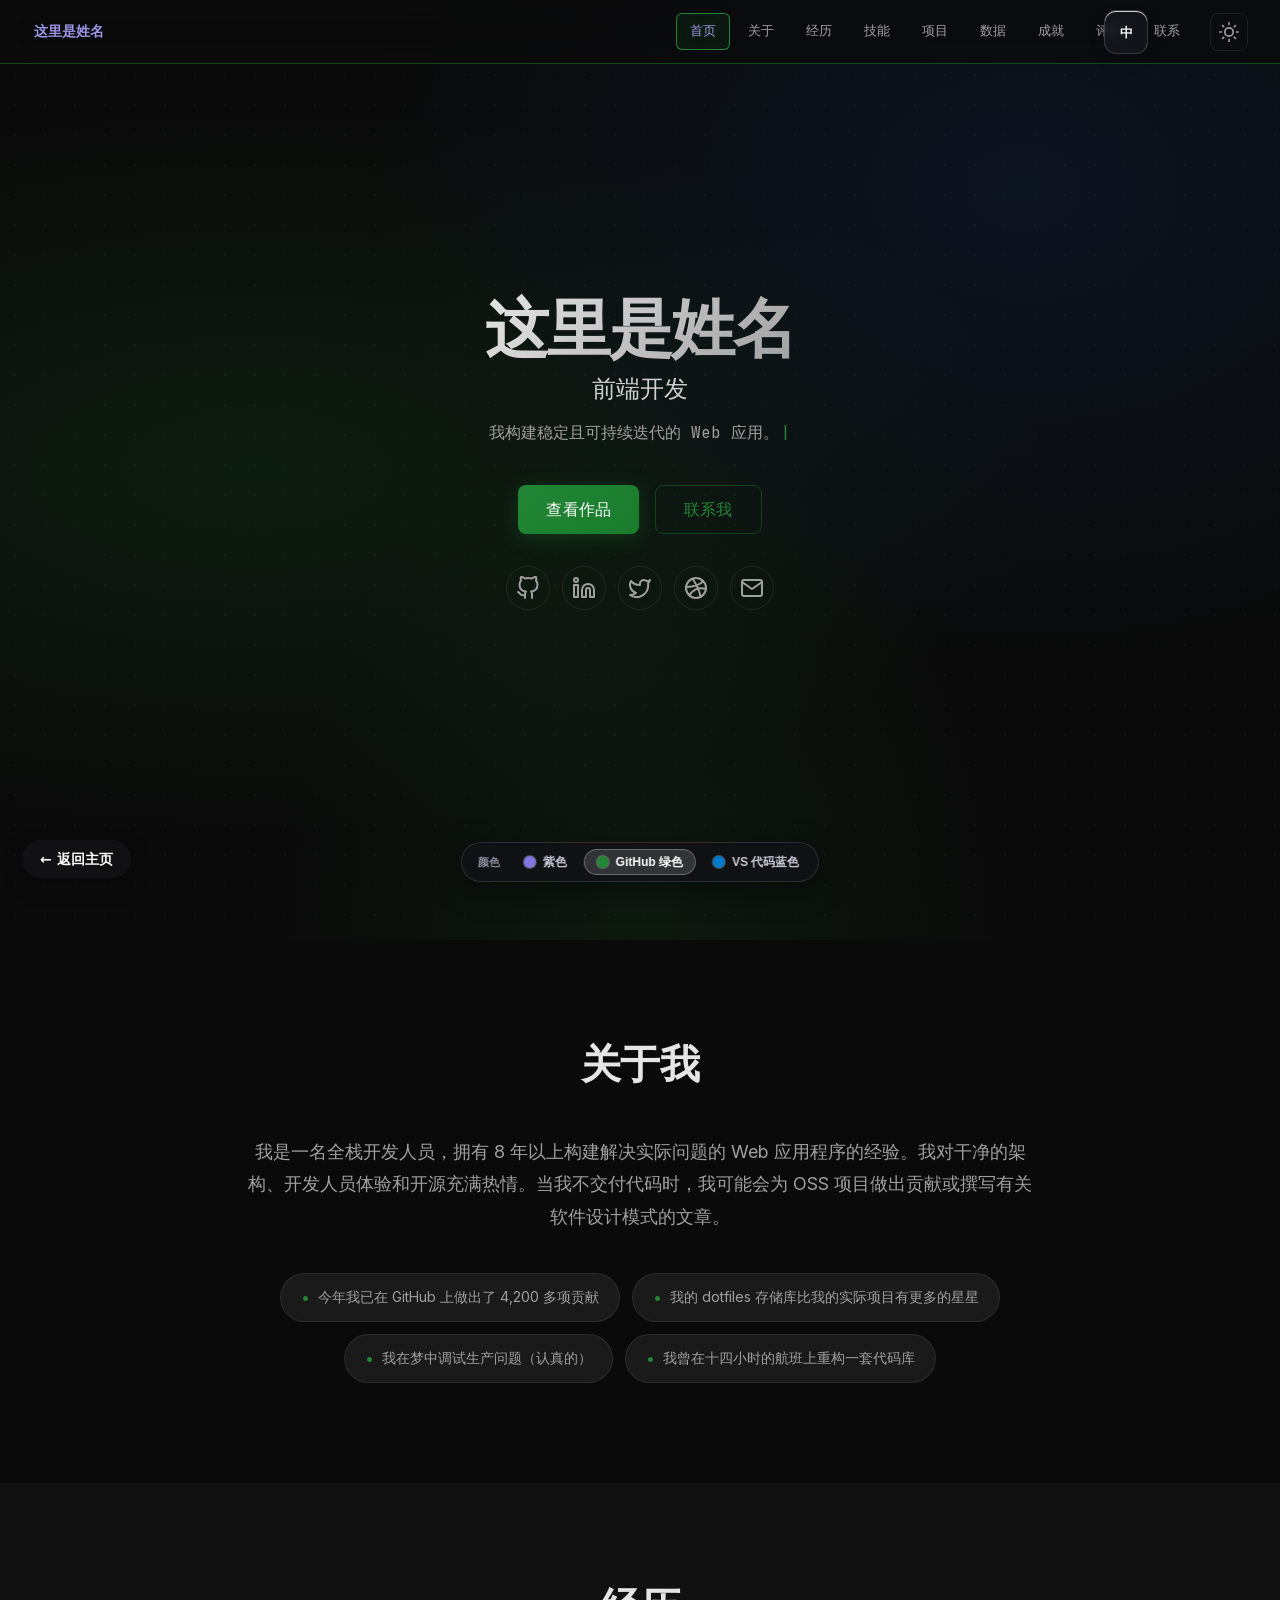
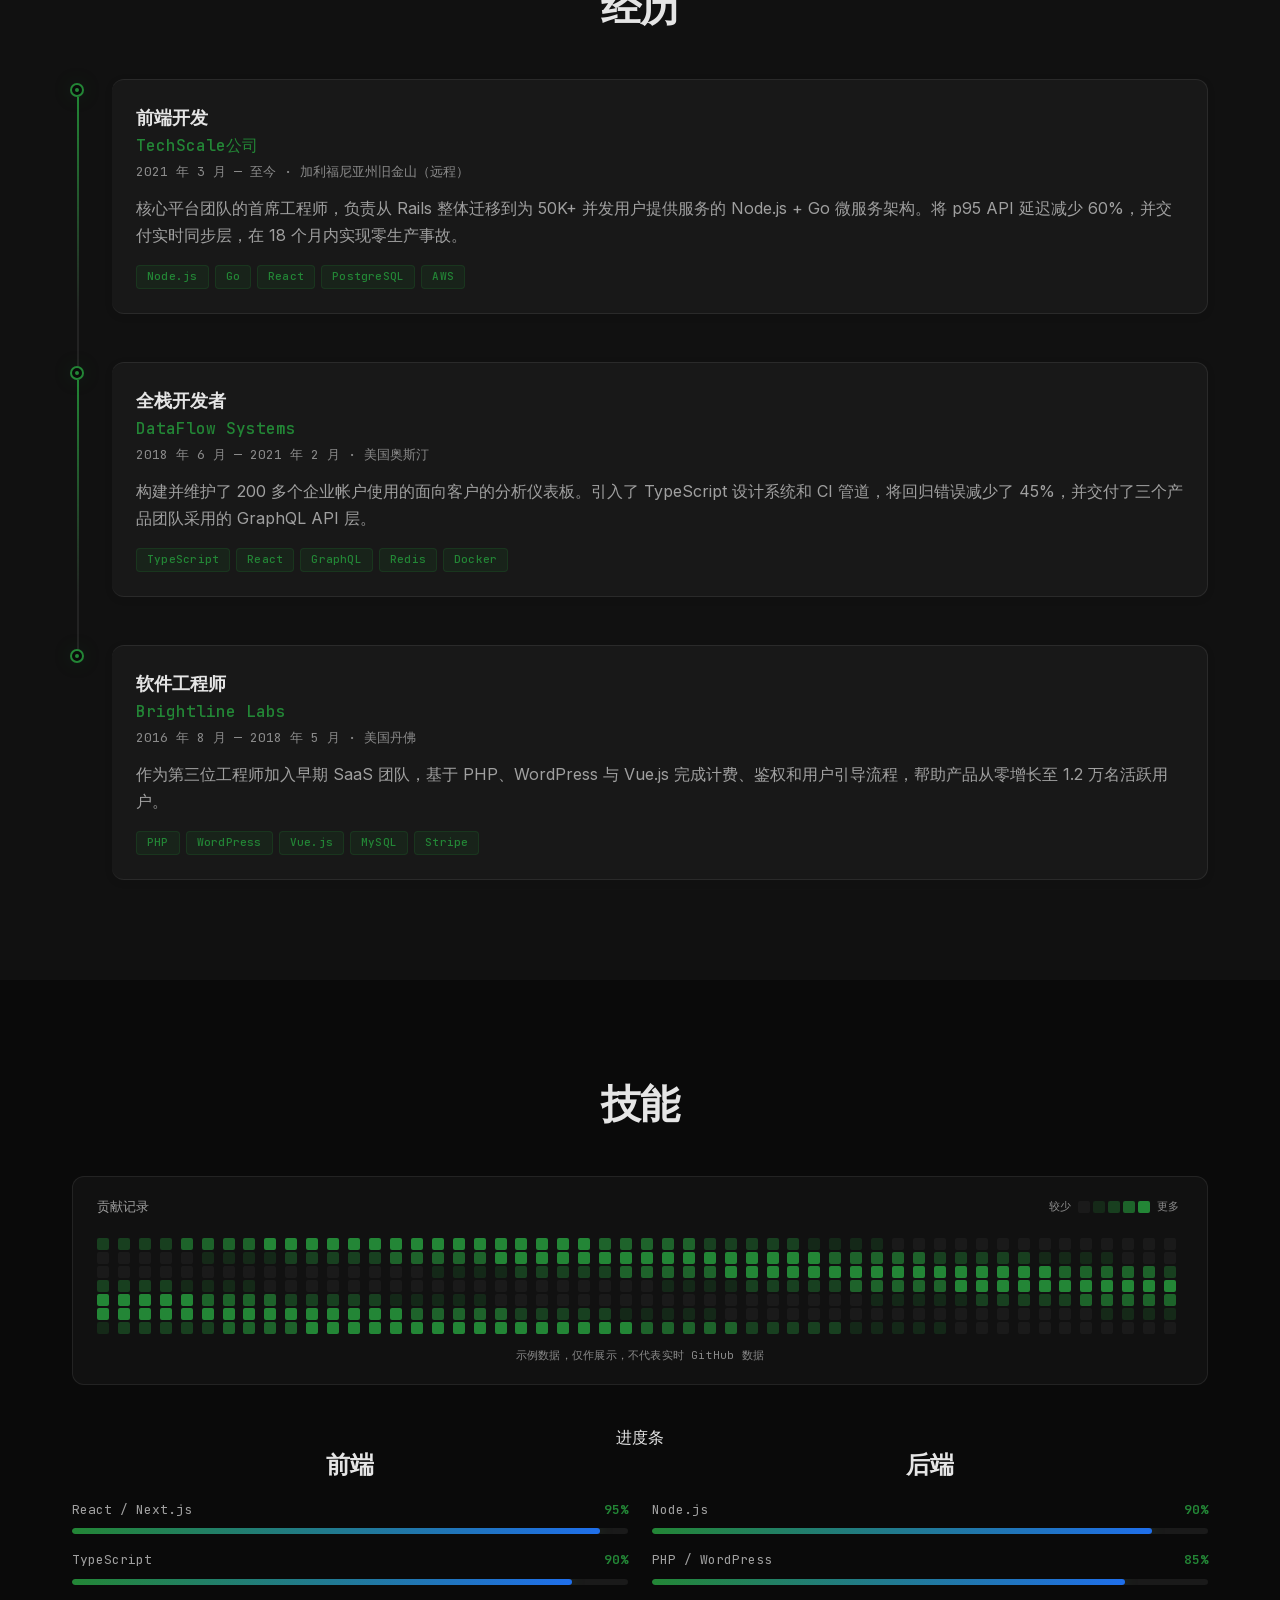
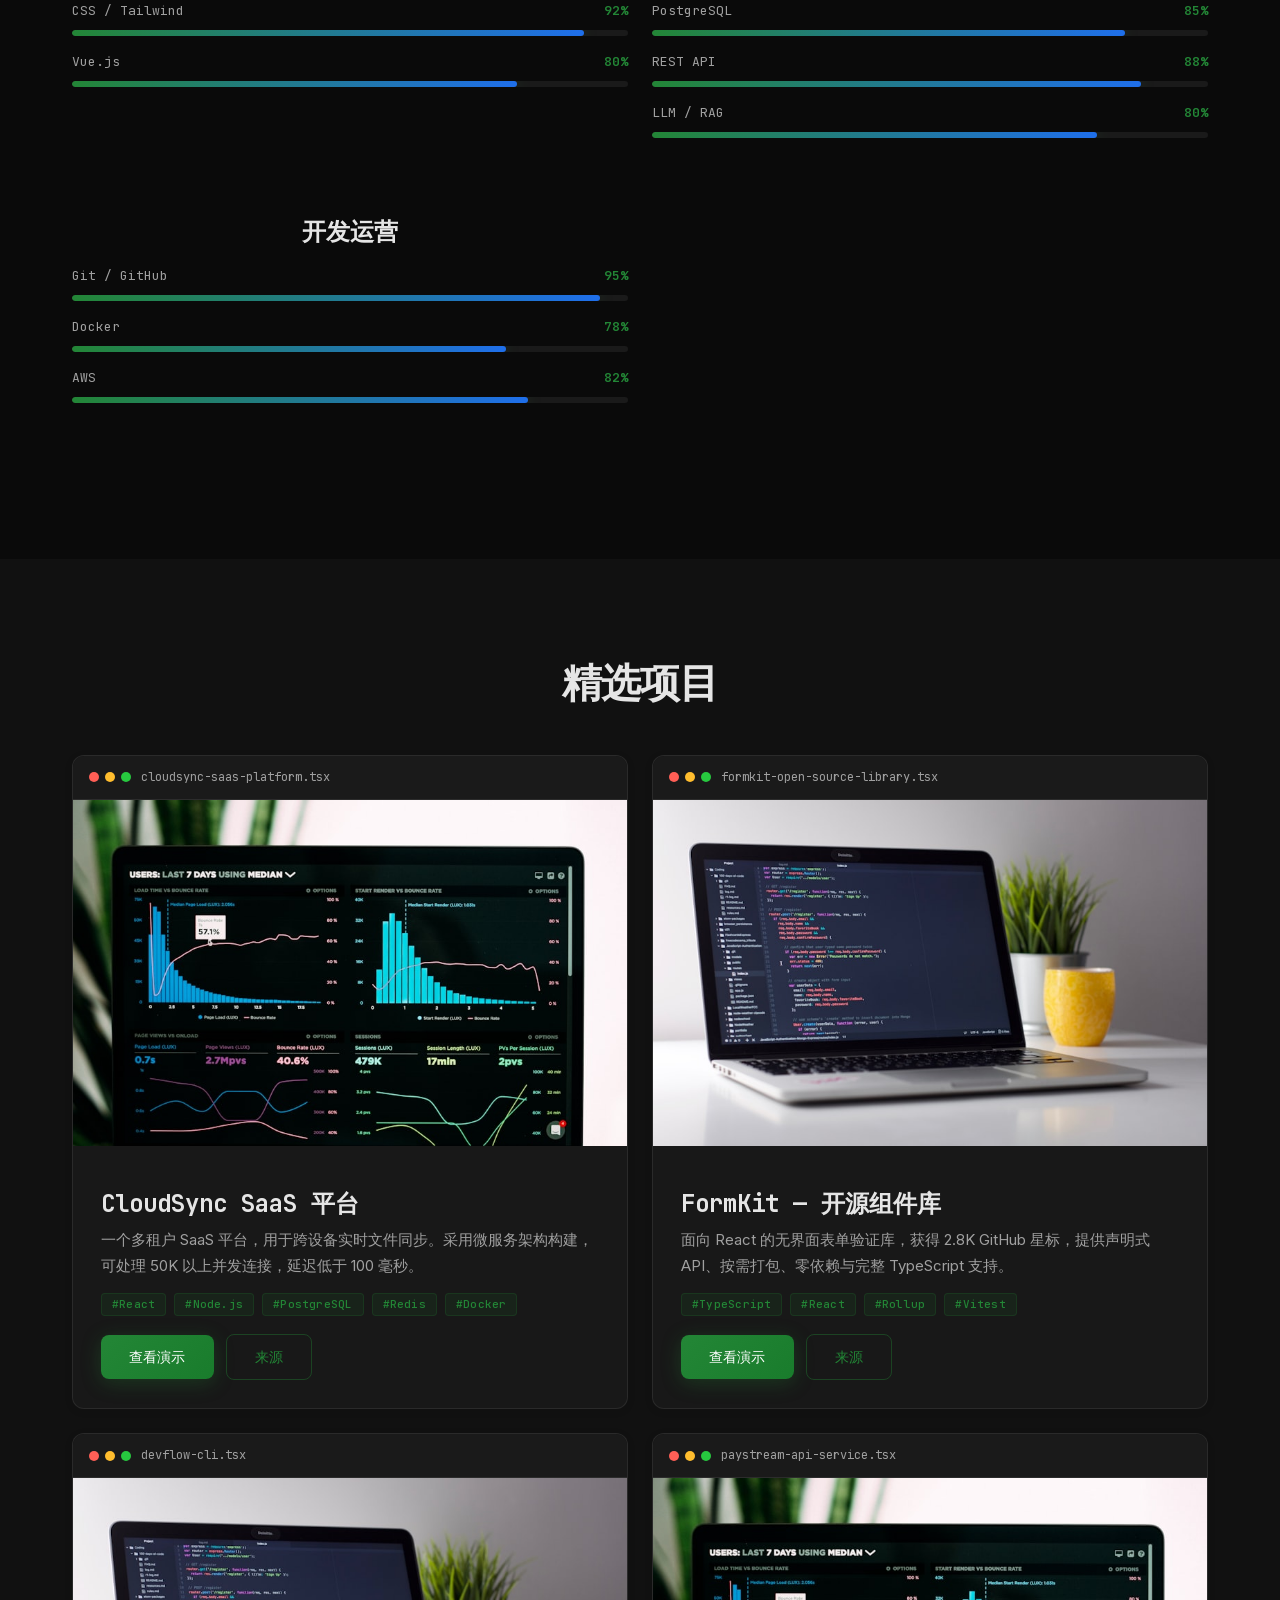
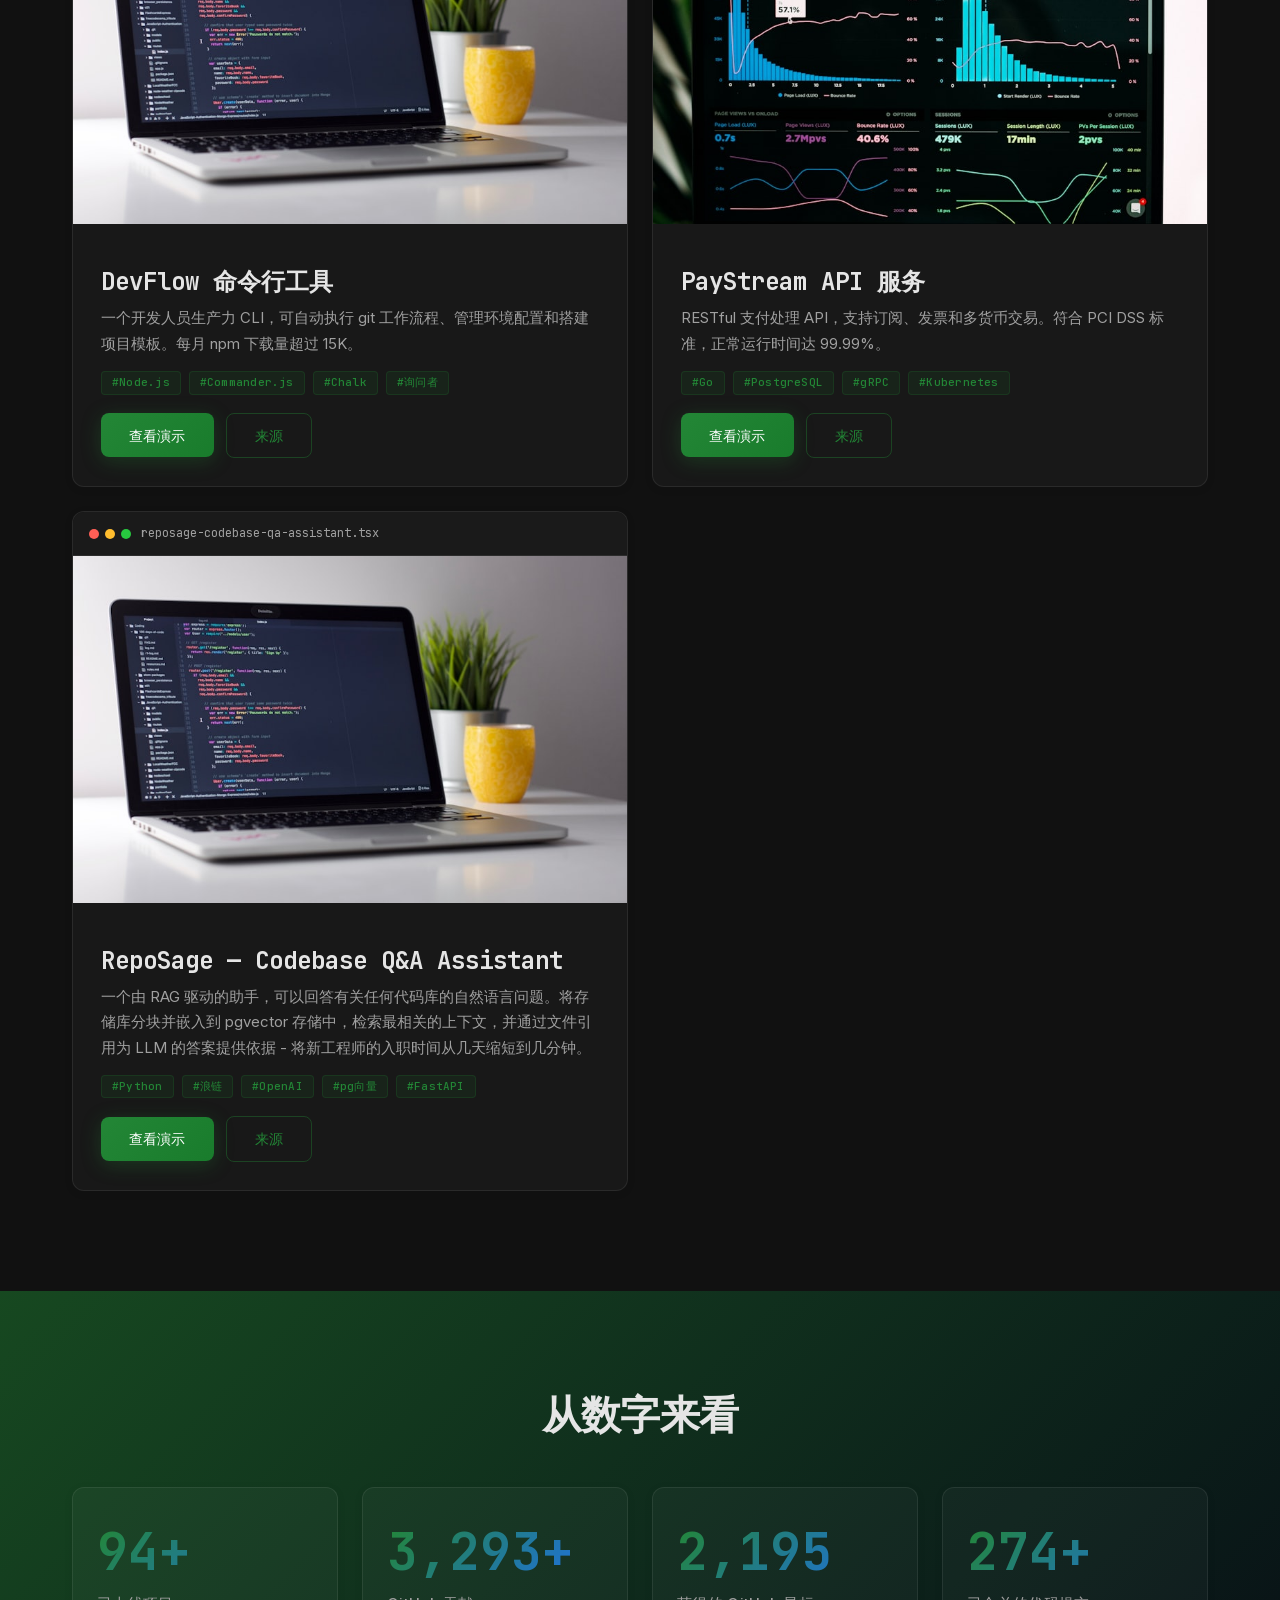
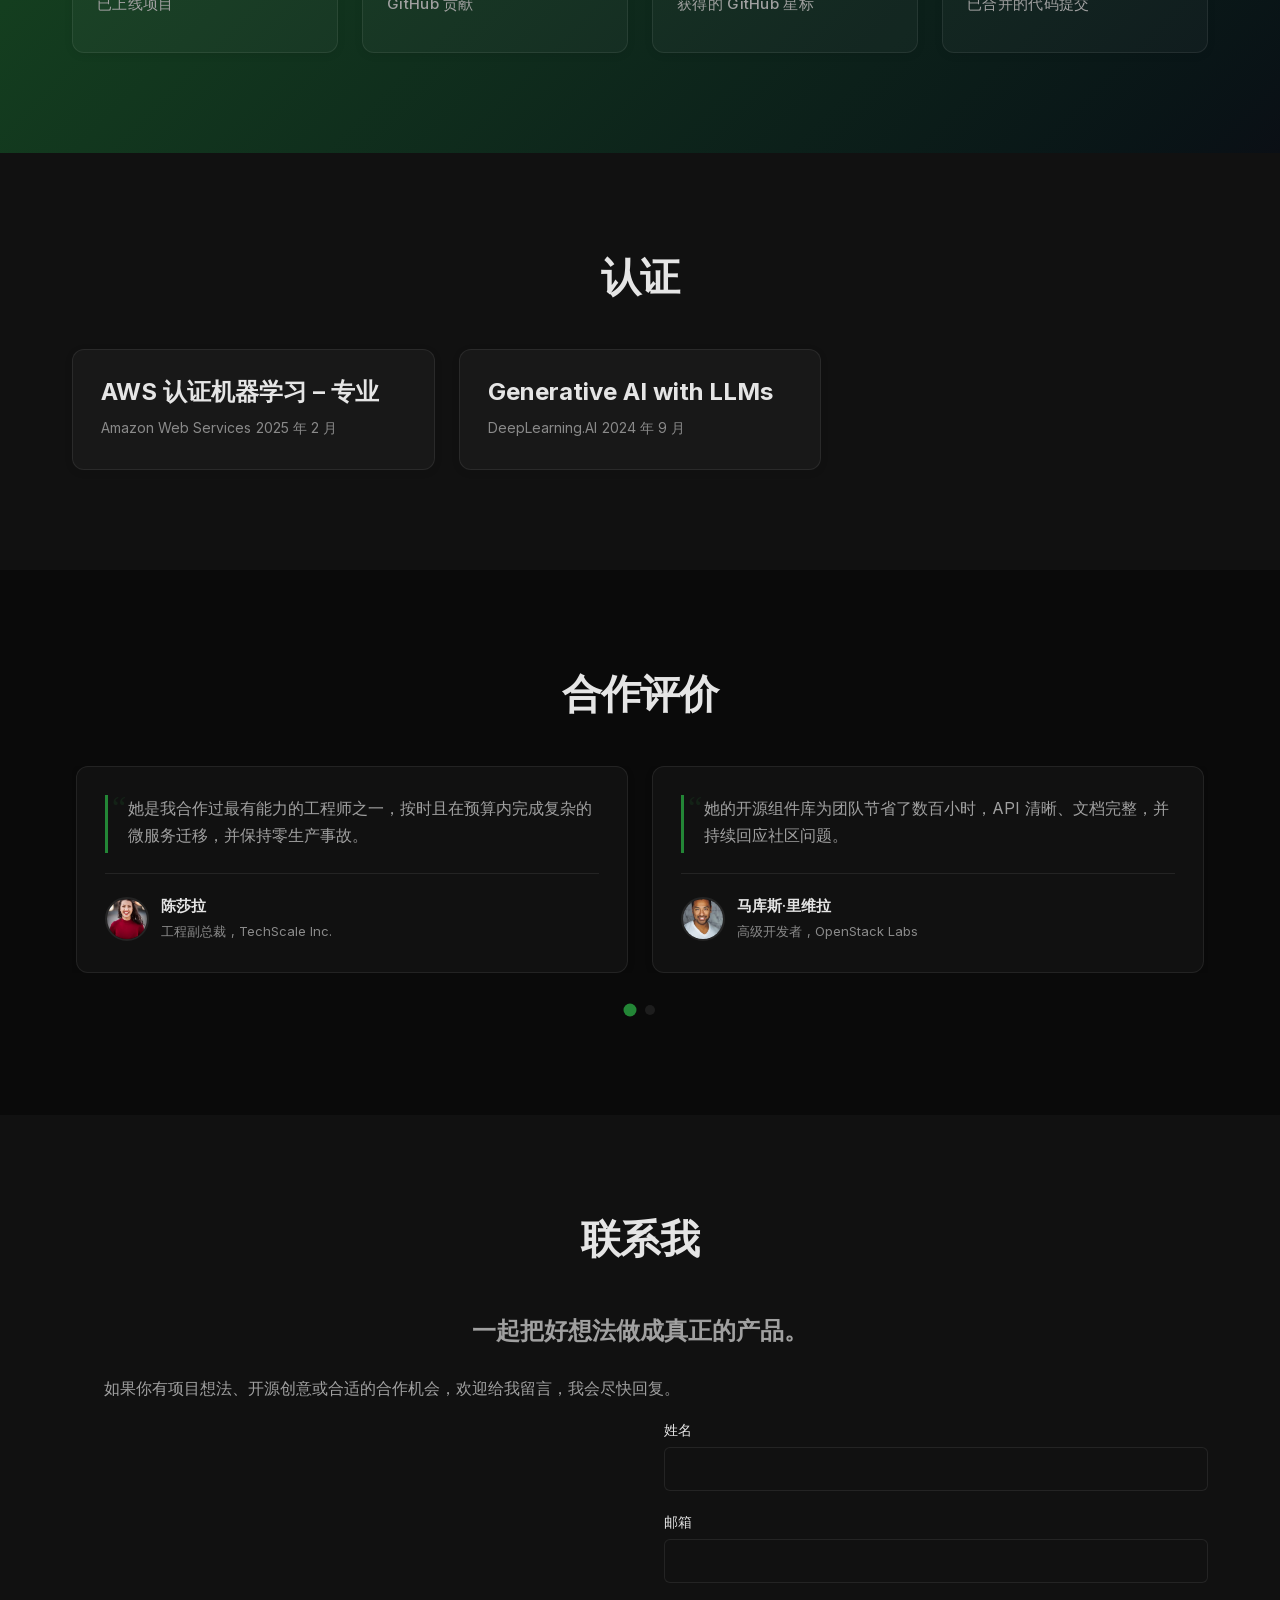
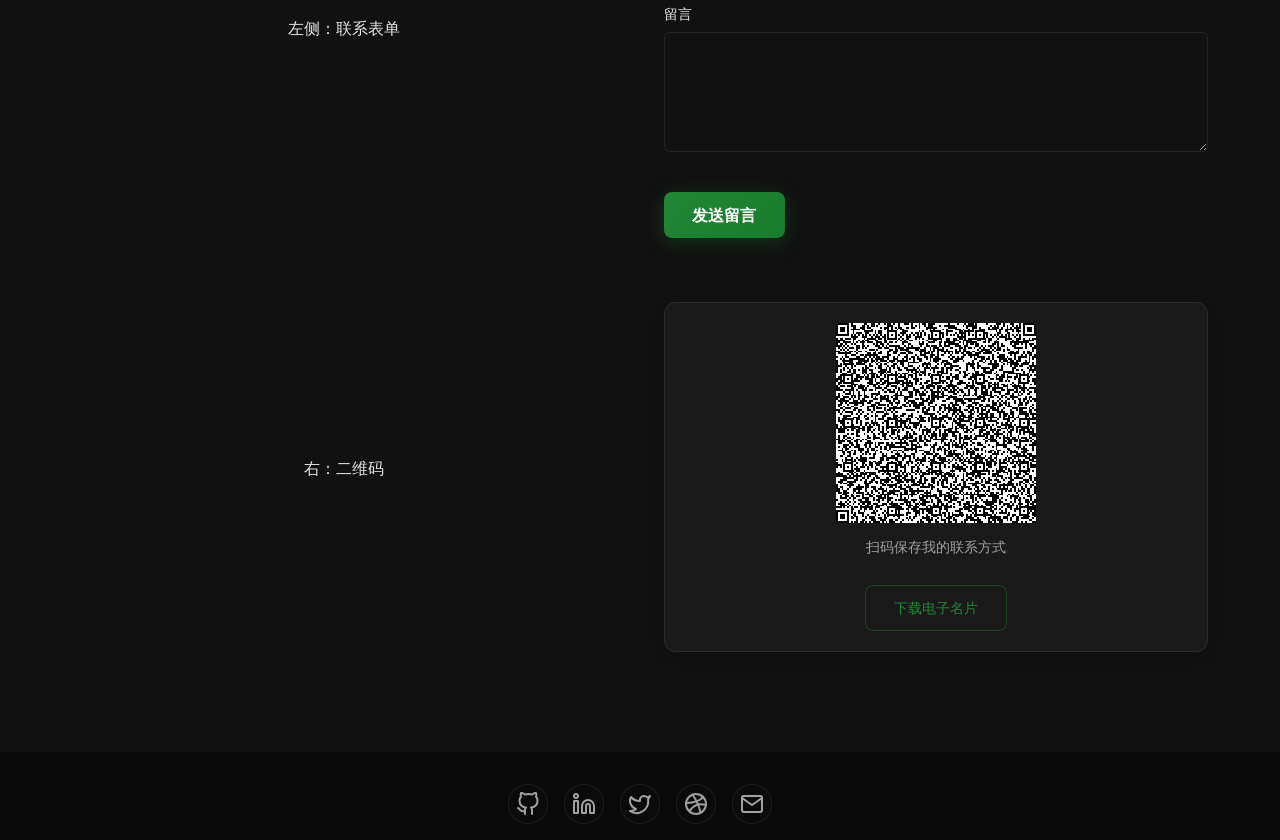
<file: services/frontend/v2.html>
<html lang="zh-CN">
<head>
<meta charset="utf-8"/>
<meta content="width=device-width, initial-scale=1" name="viewport"/>
<script id="animfolio-theme-bootstrap">
(function(){
  var scheme='dark';
  try { var saved=localStorage.getItem('animfolio_theme'); if(saved==='dark'||saved==='light') scheme=saved; } catch(e) {}
  document.documentElement.setAttribute('data-animfolio-pre-theme',scheme);
  document.documentElement.classList.add('animfolio-theme-booting');
  window.__animfolioInitialTheme=scheme;
})();
</script>
<style id="animfolio-theme-bootstrap-style">
html[data-animfolio-pre-theme="dark"],html[data-animfolio-pre-theme="dark"] body{background:#0a0a0a;color:#e5e5e5}
html[data-animfolio-pre-theme="light"],html[data-animfolio-pre-theme="light"] body{background:#ffffff;color:#1a1a1a}
html.animfolio-theme-booting .animfolio-container,html.animfolio-theme-booting .animfolio-container *{transition:none!important}
</style>

<title>这里是姓名作品集 — GitHub 绿</title>
<meta content="这里是姓名 — 前端开发。" name="description"/>
<style>
@font-face { font-family: 'Inter'; font-style: normal; font-weight: 300 700; font-display: swap; src: url('./assets/fonts/inter-latin.woff2') format('woff2'); }
@font-face { font-family: 'JetBrains Mono'; font-style: normal; font-weight: 400 700; font-display: swap; src: url('./assets/fonts/jetbrains-mono-latin.woff2') format('woff2'); }

/*# sourceURL=animfolio-fonts-local-inline-css */
</style>
<link href="./assets/css/animfolio-base.css" rel="stylesheet"/>
<link href="./assets/css/animfolio-animations.css" rel="stylesheet"/>
<link href="./assets/css/animfolio-nav.css" rel="stylesheet"/>
<link href="./assets/css/animfolio-contact.css" rel="stylesheet"/>
<link href="./assets/css/animfolio-gallery.css" rel="stylesheet"/>
<link href="./assets/css/animfolio-qr.css" rel="stylesheet"/>
<link href="./assets/css/animfolio-print.css" media="print" rel="stylesheet"/>
<link href="./assets/css/format.css" rel="stylesheet"/>
<style id="animfolio-theme-vars">
.animfolio-container {
	--animfolio-accent: #238636 !important;
	--animfolio-accent-hover: #197c2c !important;
	--animfolio-accent-light: rgba(35, 134, 54, 0.1) !important;
	--animfolio-accent-subtle: rgba(35, 134, 54, 0.12) !important;
	--animfolio-accent-shadow: rgba(35, 134, 54, 0.3) !important;
	--animfolio-accent-glow: rgba(35, 134, 54, 0.5) !important;
	--animfolio-secondary: #1f6feb !important;
	--animfolio-secondary-hover: #1565e1 !important;
	--animfolio-secondary-light: rgba(31, 111, 235, 0.1) !important;
	--animfolio-on-accent: #ffffff !important;
	--animfolio-on-secondary: #ffffff !important;
	--animfolio-bg: #0a0a0a;
	--animfolio-bg-secondary: #141414;
	--animfolio-bg-tertiary: #1e1e1e;
	--animfolio-text: #e5e5e5;
	--animfolio-text-secondary: #a0a0a0;
	--animfolio-text-muted: #8a8a8a;
	--animfolio-border: rgba(255, 255, 255, 0.1);
	--animfolio-border-strong: rgba(255, 255, 255, 0.2);
	--animfolio-surface: #1a1a1a;
	--animfolio-surface-hover: #222222;
	--animfolio-overlay: rgba(0, 0, 0, 0.75);
	--animfolio-success: #22c55e;
	--animfolio-warning: #f59e0b;
	--animfolio-error: #ef4444;
	--animfolio-info: #3b82f6;
	--animfolio-font-heading: 'Inter', -apple-system, BlinkMacSystemFont, sans-serif;
	--animfolio-font-body: 'Inter', -apple-system, BlinkMacSystemFont, sans-serif;
	--animfolio-font-mono: 'JetBrains Mono', 'Fira Code', 'Consolas', monospace;
	--animfolio-font-size-base: 16px;
	--animfolio-font-size-h1: clamp(2.5rem, 5vw, 4rem);
	--animfolio-font-size-h2: clamp(1.75rem, 3.5vw, 2.5rem);
	--animfolio-font-size-h3: 1.5rem;
	--animfolio-font-size-h4: 1.25rem;
	--animfolio-font-weight-bold: 700;
	--animfolio-font-weight-medium: 500;
	--animfolio-line-height: 1.6;
	--animfolio-letter-spacing: 0em;
	--animfolio-container-width: 1200px;
	--animfolio-section-spacing: 100px;
	--animfolio-radius: 12px;
	--animfolio-radius-sm: 6px;
	--animfolio-radius-lg: 16px;
	--animfolio-shadow-sm: 0 1px 2px rgba(0, 0, 0, 0.1);
	--animfolio-shadow-md: 0 4px 12px rgba(0, 0, 0, 0.15);
	--animfolio-shadow-lg: 0 10px 30px rgba(0, 0, 0, 0.2);
	--animfolio-shadow-xl: 0 20px 50px rgba(0, 0, 0, 0.3);
	--animfolio-duration: 0.6s;
	--animfolio-delay: 0s;
	--animfolio-easing: cubic-bezier(0.4, 0, 0.2, 1);
	--animfolio-easing-bounce: cubic-bezier(0.34, 1.56, 0.64, 1);
	--animfolio-stagger: 0.1s;
	--animfolio-transition-fast: 150ms ease;
	--animfolio-transition-normal: 300ms ease;
	--animfolio-transition-slow: 500ms ease;
	--animfolio-z-base: 1;
	--animfolio-z-dropdown: 100;
	--animfolio-z-sticky: 200;
	--animfolio-z-nav: 300;
	--animfolio-z-modal: 400;
	--animfolio-z-lightbox: 500;
	--animfolio-z-tooltip: 600;
	--animfolio-z-cursor: 700;
}
.animfolio-container--light, .animfolio-container[data-animfolio-scheme="light"] {
	--animfolio-bg: #ffffff;
	--animfolio-bg-secondary: #f5f5f5;
	--animfolio-bg-tertiary: #ebebeb;
	--animfolio-text: #1a1a1a;
	--animfolio-text-secondary: #555555;
	--animfolio-text-muted: #767676;
	--animfolio-border: rgba(0, 0, 0, 0.1);
	--animfolio-border-strong: rgba(0, 0, 0, 0.2);
	--animfolio-surface: #ffffff;
	--animfolio-surface-hover: #f9f9f9;
	--animfolio-overlay: rgba(0, 0, 0, 0.5);
	--animfolio-shadow-sm: 0 1px 2px rgba(0, 0, 0, 0.05);
	--animfolio-shadow-md: 0 4px 12px rgba(0, 0, 0, 0.08);
	--animfolio-shadow-lg: 0 10px 30px rgba(0, 0, 0, 0.1);
	--animfolio-shadow-xl: 0 20px 50px rgba(0, 0, 0, 0.15);
	--animfolio-accent-light: rgba(35, 134, 54, 0.08) !important;
	--animfolio-accent-subtle: rgba(35, 134, 54, 0.05) !important;
	--animfolio-accent-shadow: rgba(35, 134, 54, 0.2) !important;
	--animfolio-accent-glow: rgba(35, 134, 54, 0.15) !important;
	--animfolio-on-accent: #ffffff !important;
	--animfolio-on-secondary: #ffffff !important;
}
@media (prefers-color-scheme: light) {
	.animfolio-container--auto {
		--animfolio-bg: #ffffff;
		--animfolio-bg-secondary: #f5f5f5;
		--animfolio-bg-tertiary: #ebebeb;
		--animfolio-text: #1a1a1a;
		--animfolio-text-secondary: #555555;
		--animfolio-text-muted: #767676;
		--animfolio-border: rgba(0, 0, 0, 0.1);
		--animfolio-border-strong: rgba(0, 0, 0, 0.2);
		--animfolio-surface: #ffffff;
		--animfolio-surface-hover: #f9f9f9;
		--animfolio-overlay: rgba(0, 0, 0, 0.5);
		--animfolio-shadow-sm: 0 1px 2px rgba(0, 0, 0, 0.05);
		--animfolio-shadow-md: 0 4px 12px rgba(0, 0, 0, 0.08);
		--animfolio-shadow-lg: 0 10px 30px rgba(0, 0, 0, 0.1);
		--animfolio-shadow-xl: 0 20px 50px rgba(0, 0, 0, 0.15);
		--animfolio-accent-light: rgba(35, 134, 54, 0.08) !important;
		--animfolio-accent-subtle: rgba(35, 134, 54, 0.05) !important;
		--animfolio-accent-shadow: rgba(35, 134, 54, 0.2) !important;
		--animfolio-accent-glow: rgba(35, 134, 54, 0.15) !important;
		--animfolio-on-accent: #ffffff !important;
		--animfolio-on-secondary: #ffffff !important;
	}
}

.animfolio-container *,.animfolio-container *::before,.animfolio-container *::after{box-sizing:border-box}html{scroll-behavior:smooth;-webkit-font-smoothing:antialiased;-moz-osx-font-smoothing:grayscale}body{margin:0;padding:0;background:#0a0a0a;color:#e5e5e5;font-family:var(--animfolio-font-body,'Inter',-apple-system,BlinkMacSystemFont,'Segoe UI',sans-serif);font-size:var(--animfolio-font-size-base,16px);line-height:var(--animfolio-line-height,1.6);overflow-x:hidden}body.admin-bar{padding-top:32px}body.admin-bar .animfolio-nav--sticky{top:32px}@media screen and (max-width:782px){body.admin-bar{padding-top:46px}body.admin-bar .animfolio-nav--sticky{top:46px}}.wp-site-blocks,.entry-content,.page-content,.post-content{all:unset;display:block}
/*# sourceURL=animfolio-base-inline-css */
</style>
<script>
document.documentElement.className+=" animfolio-js";(function(){function r(){if(window.animfolio&&window.animfolio._initialized){return;}var e=document.querySelectorAll("[data-animfolio-animate]:not(.animfolio-visible),.animfolio-stagger__item:not(.animfolio-visible)");for(var i=0;i<e.length;i++){e[i].classList.add("animfolio-visible");}}if(document.readyState==="complete"){setTimeout(r,1500);}else{window.addEventListener("load",function(){setTimeout(r,1500);});}setTimeout(r,4000);})();
//# sourceURL=animfolio-failsafe-js-after
</script>
<style>.service-back{position:fixed;left:22px;bottom:22px;z-index:99999;padding:12px 18px;border-radius:999px;background:rgba(20,20,24,.82);color:#fff;text-decoration:none;font:600 14px/1 system-ui;backdrop-filter:blur(12px);box-shadow:0 8px 25px rgba(0,0,0,.18)}</style><link href="../service-language.css?v=6" rel="stylesheet"/></head>
<body><button aria-label="切换为英文" aria-pressed="true" class="service-language-toggle" data-language="zh" type="button"><span aria-hidden="true" class="service-language-symbol">中</span></button><a aria-label="返回个人主页服务模块" class="service-back" href="../../#services">← 返回主页</a>
<script>window.ANIMFOLIO_CONTACT_EMAIL = "you@example.com";</script>
<div class="animfolio-container animfolio-container--dark animfolio-container--format-01 animfolio-container--one-page" data-animfolio-format="format-01-developer" data-animfolio-intensity="medium" data-animfolio-scheme="dark"><script id="animfolio-theme-apply">(function(){var c=document.currentScript.parentElement,s=window.__animfolioInitialTheme||c.getAttribute('data-animfolio-scheme');c.setAttribute('data-animfolio-scheme',s);c.classList.remove('animfolio-container--dark','animfolio-container--light');c.classList.add('animfolio-container--'+s);requestAnimationFrame(function(){requestAnimationFrame(function(){document.documentElement.classList.remove('animfolio-theme-booting')})})})();</script><a class="animfolio-skip-link" href="#hero">跳到主要内容</a><nav aria-label="作品集导航" class="animfolio-nav animfolio-nav--horizontal animfolio-nav--sticky" role="navigation"><a class="animfolio-nav__logo" href="#hero">这里是姓名</a><button aria-controls="animfolio-nav-menu" aria-expanded="false" aria-label="切换导航" class="animfolio-nav__toggle"><span aria-hidden="true" class="animfolio-nav__toggle-bar"></span><span aria-hidden="true" class="animfolio-nav__toggle-bar"></span><span aria-hidden="true" class="animfolio-nav__toggle-bar"></span></button><ul class="animfolio-nav__list" id="animfolio-nav-menu"><li class="animfolio-nav__item"><a class="animfolio-nav__link" data-animfolio-section="hero" href="#hero">首页</a></li><li class="animfolio-nav__item"><a class="animfolio-nav__link" data-animfolio-section="about" href="#about">关于</a></li><li class="animfolio-nav__item"><a class="animfolio-nav__link" data-animfolio-section="experience" href="#experience">经历</a></li><li class="animfolio-nav__item"><a class="animfolio-nav__link" data-animfolio-section="skills" href="#skills">技能</a></li><li class="animfolio-nav__item"><a class="animfolio-nav__link" data-animfolio-section="projects" href="#projects">项目</a></li><li class="animfolio-nav__item"><a class="animfolio-nav__link" data-animfolio-section="stats" href="#stats">数据</a></li><li class="animfolio-nav__item"><a class="animfolio-nav__link" data-animfolio-section="achievements" href="#achievements">成就</a></li><li class="animfolio-nav__item"><a class="animfolio-nav__link" data-animfolio-section="testimonials" href="#testimonials">评价</a></li><li class="animfolio-nav__item"><a class="animfolio-nav__link" data-animfolio-section="contact" href="#contact">联系</a></li></ul><button aria-label="切换明暗模式" class="animfolio-theme-toggle"><span aria-hidden="true" class="animfolio-theme-toggle__icon animfolio-theme-toggle__icon--sun"><svg fill="none" height="20" stroke="currentColor" stroke-linecap="round" stroke-linejoin="round" stroke-width="2" viewbox="0 0 24 24" width="20"><circle cx="12" cy="12" r="5"></circle><line x1="12" x2="12" y1="1" y2="3"></line><line x1="12" x2="12" y1="21" y2="23"></line><line x1="4.22" x2="5.64" y1="4.22" y2="5.64"></line><line x1="18.36" x2="19.78" y1="18.36" y2="19.78"></line><line x1="1" x2="3" y1="12" y2="12"></line><line x1="21" x2="23" y1="12" y2="12"></line><line x1="4.22" x2="5.64" y1="19.78" y2="18.36"></line><line x1="18.36" x2="19.78" y1="5.64" y2="4.22"></line></svg></span><span aria-hidden="true" class="animfolio-theme-toggle__icon animfolio-theme-toggle__icon--moon"><svg fill="none" height="20" stroke="currentColor" stroke-linecap="round" stroke-linejoin="round" stroke-width="2" viewbox="0 0 24 24" width="20"><path d="M21 12.79A9 9 0 1111.21 3 7 7 0 0021 12.79z"></path></svg></span></button></nav><section class="animfolio-section animfolio-section--hero animfolio-section--align-center" data-animfolio-section="hero" id="hero"><div class="animfolio-inner">
<div class="animfolio-hero">
<div class="animfolio-hero__content">
<h1 class="animfolio-hero__name" data-animfolio-animate="fade-up">这里是姓名</h1>
<h2 class="animfolio-hero__title" data-animfolio-animate="fade-up" data-animfolio-delay="0.1">前端开发</h2>
<div class="animfolio-hero__subtitle animfolio-hero__typed" data-animfolio-animate="fade-up" data-animfolio-delay="0.2" data-animfolio-typed='["我构建稳定且可持续迭代的 Web 应用。", "我编写清晰、易维护的代码。", "我把想法推进成真正上线的产品。"]'>我构建稳定且可持续迭代的 Web 应用。</div>
<div class="animfolio-hero__cta" data-animfolio-animate="fade-up" data-animfolio-delay="0.3">
<a class="animfolio-button animfolio-button--primary animfolio-hero__cta-primary" href="#projects">
						查看作品					</a>
<a class="animfolio-button animfolio-button--secondary animfolio-hero__cta-secondary" href="#contact">
						联系我					</a>
</div>
<div class="animfolio-hero__social animfolio-social-icons animfolio-social-icons--outline" data-animfolio-animate="fade-up" data-animfolio-delay="0.4">
<a aria-label="Github" href="https://github.com/yourusername" rel="noopener noreferrer" target="_blank">
<svg aria-hidden="true" fill="none" height="24" stroke="currentColor" stroke-linecap="round" stroke-linejoin="round" stroke-width="2" viewbox="0 0 24 24" width="24" xmlns="http://www.w3.org/2000/svg"><path d="M9 19c-5 1.5-5-2.5-7-3m14 6v-3.87a3.37 3.37 0 0 0-.94-2.61c3.14-.35 6.44-1.54 6.44-7A5.44 5.44 0 0 0 20 4.77 5.07 5.07 0 0 0 19.91 1S18.73.65 16 2.48a13.38 13.38 0 0 0-7 0C6.27.65 5.09 1 5.09 1A5.07 5.07 0 0 0 5 4.77a5.44 5.44 0 0 0-1.5 3.78c0 5.42 3.3 6.61 6.44 7A3.37 3.37 0 0 0 9 18.13V22"></path></svg> <span class="animfolio-social__label">Github</span>
</a>
<a aria-label="领英" href="https://linkedin.com/in/yourusername" rel="noopener noreferrer" target="_blank">
<svg aria-hidden="true" fill="none" height="24" stroke="currentColor" stroke-linecap="round" stroke-linejoin="round" stroke-width="2" viewbox="0 0 24 24" width="24" xmlns="http://www.w3.org/2000/svg"><path d="M16 8a6 6 0 0 1 6 6v7h-4v-7a2 2 0 0 0-2-2 2 2 0 0 0-2 2v7h-4v-7a6 6 0 0 1 6-6z"></path><rect height="12" width="4" x="2" y="9"></rect><circle cx="4" cy="4" r="2"></circle></svg> <span class="animfolio-social__label">领英</span>
</a>
<a aria-label="推特" href="https://twitter.com/yourusername" rel="noopener noreferrer" target="_blank">
<svg aria-hidden="true" fill="none" height="24" stroke="currentColor" stroke-linecap="round" stroke-linejoin="round" stroke-width="2" viewbox="0 0 24 24" width="24" xmlns="http://www.w3.org/2000/svg"><path d="M22 4s-.7 2.1-2 3.4c1.6 10-9.4 17.3-18 11.6 2.2.1 4.4-.6 6-2C3 15.5.5 9.6 3 5c2.2 2.6 5.6 4.1 9 4-.9-4.2 4-6.6 7-3.8 1.1 0 3-1.2 3-1.2z"></path></svg> <span class="animfolio-social__label">推特</span>
</a>
<a aria-label="运球" href="https://dribbble.com/yourusername" rel="noopener noreferrer" target="_blank">
<svg aria-hidden="true" fill="none" height="24" stroke="currentColor" stroke-linecap="round" stroke-linejoin="round" stroke-width="2" viewbox="0 0 24 24" width="24" xmlns="http://www.w3.org/2000/svg"><circle cx="12" cy="12" r="10"></circle><path d="M8.56 2.75c4.37 6.03 6.02 9.42 8.03 17.72m2.54-15.38c-3.72 4.35-8.94 5.66-16.88 5.85m19.5 1.9c-3.5-.93-6.63-.82-8.94 0-2.58.92-5.01 2.86-7.44 6.32"></path></svg> <span class="animfolio-social__label">运球</span>
</a>
<a aria-label="邮箱" href="mailto:hello@yourdomain.com" rel="noopener noreferrer" target="_blank">
<svg aria-hidden="true" fill="none" height="24" stroke="currentColor" stroke-linecap="round" stroke-linejoin="round" stroke-width="2" viewbox="0 0 24 24" width="24" xmlns="http://www.w3.org/2000/svg"><path d="M4 4h16c1.1 0 2 .9 2 2v12c0 1.1-.9 2-2 2H4c-1.1 0-2-.9-2-2V6c0-1.1.9-2 2-2z"></path><polyline points="22,6 12,13 2,6"></polyline></svg> <span class="animfolio-social__label">邮箱</span>
</a>
</div>
</div>
</div>
</div><!-- .animfolio-inner --></section><section class="animfolio-section animfolio-section--about animfolio-section--align-center" data-animfolio-section="about" id="about"><div class="animfolio-inner"><div class="animfolio-section__header"><h2 class="animfolio-section__title">关于我</h2></div><div class="animfolio-about" data-animfolio-animate="fade-up">
<div class="animfolio-about__bio">我是一名全栈开发人员，拥有 8 年以上构建解决实际问题的 Web 应用程序的经验。我对干净的架构、开发人员体验和开源充满热情。当我不交付代码时，我可能会为 OSS 项目做出贡献或撰写有关软件设计模式的文章。</div>
<div class="animfolio-about__fun-facts animfolio-stagger" data-animfolio-stagger="0.1">
<div class="animfolio-about__fun-fact animfolio-stagger__item">
					今年我已在 GitHub 上做出了 4,200 多项贡献				</div>
<div class="animfolio-about__fun-fact animfolio-stagger__item">
					我的 dotfiles 存储库比我的实际项目有更多的星星				</div>
<div class="animfolio-about__fun-fact animfolio-stagger__item">
					我在梦中调试生产问题（认真的）				</div>
<div class="animfolio-about__fun-fact animfolio-stagger__item">
					我曾在十四小时的航班上重构一套代码库				</div>
</div>
</div>
</div><!-- .animfolio-inner --></section><section class="animfolio-section animfolio-section--experience animfolio-section--align-center" data-animfolio-section="experience" id="experience"><div class="animfolio-inner"><div class="animfolio-section__header"><h2 class="animfolio-section__title">经历</h2></div>
<div class="animfolio-timeline animfolio-stagger" data-animfolio-animate="fade-up" data-animfolio-stagger="0.1">
<div class="animfolio-timeline__line"></div>
<div class="animfolio-timeline__item animfolio-stagger__item" data-animfolio-animate="fade-up" data-animfolio-delay="0.0">
<div class="animfolio-timeline__dot"></div>
<div class="animfolio-timeline__content animfolio-card animfolio-card--bordered">
<div class="animfolio-timeline__role">前端开发</div>
<div class="animfolio-timeline__company">TechScale公司</div>
<div class="animfolio-timeline__date">
					2021 年 3 月 — 至今 · 加利福尼亚州旧金山（远程）									</div>
<div class="animfolio-timeline__description">核心平台团队的首席工程师，负责从 Rails 整体迁移到为 50K+ 并发用户提供服务的 Node.js + Go 微服务架构。将 p95 API 延迟减少 60%，并交付实时同步层，在 18 个月内实现零生产事故。</div>
<div class="animfolio-timeline__tags animfolio-card__tags">
<span class="animfolio-card__tag">Node.js</span>
<span class="animfolio-card__tag">Go</span>
<span class="animfolio-card__tag">React</span>
<span class="animfolio-card__tag">PostgreSQL</span>
<span class="animfolio-card__tag">AWS</span>
</div>
</div>
</div>
<div class="animfolio-timeline__item animfolio-stagger__item" data-animfolio-animate="fade-up" data-animfolio-delay="0.1">
<div class="animfolio-timeline__dot"></div>
<div class="animfolio-timeline__content animfolio-card animfolio-card--bordered">
<div class="animfolio-timeline__role">全栈开发者</div>
<div class="animfolio-timeline__company">DataFlow Systems</div>
<div class="animfolio-timeline__date">
					2018 年 6 月 — 2021 年 2 月 · 美国奥斯汀									</div>
<div class="animfolio-timeline__description">构建并维护了 200 多个企业帐户使用的面向客户的分析仪表板。引入了 TypeScript 设计系统和 CI 管道，将回归错误减少了 45%，并交付了三个产品团队采用的 GraphQL API 层。</div>
<div class="animfolio-timeline__tags animfolio-card__tags">
<span class="animfolio-card__tag">TypeScript</span>
<span class="animfolio-card__tag">React</span>
<span class="animfolio-card__tag">GraphQL</span>
<span class="animfolio-card__tag">Redis</span>
<span class="animfolio-card__tag">Docker</span>
</div>
</div>
</div>
<div class="animfolio-timeline__item animfolio-stagger__item" data-animfolio-animate="fade-up" data-animfolio-delay="0.2">
<div class="animfolio-timeline__dot"></div>
<div class="animfolio-timeline__content animfolio-card animfolio-card--bordered">
<div class="animfolio-timeline__role">软件工程师</div>
<div class="animfolio-timeline__company">Brightline Labs</div>
<div class="animfolio-timeline__date">
					2016 年 8 月 — 2018 年 5 月 · 美国丹佛									</div>
<div class="animfolio-timeline__description">作为第三位工程师加入早期 SaaS 团队，基于 PHP、WordPress 与 Vue.js 完成计费、鉴权和用户引导流程，帮助产品从零增长至 1.2 万名活跃用户。</div>
<div class="animfolio-timeline__tags animfolio-card__tags">
<span class="animfolio-card__tag">PHP</span>
<span class="animfolio-card__tag">WordPress</span>
<span class="animfolio-card__tag">Vue.js</span>
<span class="animfolio-card__tag">MySQL</span>
<span class="animfolio-card__tag">Stripe</span>
</div>
</div>
</div>
</div>
</div><!-- .animfolio-inner --></section><section class="animfolio-section animfolio-section--skills animfolio-section--align-center" data-animfolio-section="skills" id="skills"><div class="animfolio-inner"><div class="animfolio-section__header"><h2 class="animfolio-section__title">技能</h2></div>
<div class="animfolio-f01-heatmap-panel" data-animfolio-animate="fade-up">
<div class="animfolio-f01-heatmap-panel__head">
<span class="animfolio-f01-heatmap-panel__title">贡献记录</span>
<span aria-hidden="true" class="animfolio-f01-heatmap-panel__legend">
<span class="animfolio-f01-heatmap-panel__legend-label">较少</span>
<span class="animfolio-f01-heatmap__cell"></span>
<span class="animfolio-f01-heatmap__cell animfolio-f01-heatmap__cell--l1"></span>
<span class="animfolio-f01-heatmap__cell animfolio-f01-heatmap__cell--l2"></span>
<span class="animfolio-f01-heatmap__cell animfolio-f01-heatmap__cell--l3"></span>
<span class="animfolio-f01-heatmap__cell animfolio-f01-heatmap__cell--l4"></span>
<span class="animfolio-f01-heatmap-panel__legend-label">更多</span>
</span>
</div>
<div aria-hidden="true" class="animfolio-f01-heatmap" role="presentation"></div>
<p class="animfolio-f01-heatmap-panel__note">示例数据，仅作展示，不代表实时 GitHub 数据</p>
</div>
<div class="animfolio-skills animfolio-skills--bars" data-animfolio-animate="fade-up">
 进度条 
<div class="animfolio-grid animfolio-grid--2 animfolio-stagger" data-animfolio-stagger="0.1">
<div class="animfolio-skills__category animfolio-stagger__item">
<h3 class="animfolio-skills__category-title">前端</h3>
<div class="animfolio-skills__list">
<div class="animfolio-skills__item">
<div class="animfolio-skills__label">
<span>React / Next.js</span>
<span class="animfolio-skills__value">95%</span>
</div>
<div class="animfolio-skills__bar">
<div class="animfolio-skills__bar-fill" style="width: 95%"></div>
</div>
</div>
<div class="animfolio-skills__item">
<div class="animfolio-skills__label">
<span>TypeScript</span>
<span class="animfolio-skills__value">90%</span>
</div>
<div class="animfolio-skills__bar">
<div class="animfolio-skills__bar-fill" style="width: 90%"></div>
</div>
</div>
<div class="animfolio-skills__item">
<div class="animfolio-skills__label">
<span>CSS / Tailwind</span>
<span class="animfolio-skills__value">92%</span>
</div>
<div class="animfolio-skills__bar">
<div class="animfolio-skills__bar-fill" style="width: 92%"></div>
</div>
</div>
<div class="animfolio-skills__item">
<div class="animfolio-skills__label">
<span>Vue.js</span>
<span class="animfolio-skills__value">80%</span>
</div>
<div class="animfolio-skills__bar">
<div class="animfolio-skills__bar-fill" style="width: 80%"></div>
</div>
</div>
</div>
</div>
<div class="animfolio-skills__category animfolio-stagger__item">
<h3 class="animfolio-skills__category-title">后端</h3>
<div class="animfolio-skills__list">
<div class="animfolio-skills__item">
<div class="animfolio-skills__label">
<span>Node.js</span>
<span class="animfolio-skills__value">90%</span>
</div>
<div class="animfolio-skills__bar">
<div class="animfolio-skills__bar-fill" style="width: 90%"></div>
</div>
</div>
<div class="animfolio-skills__item">
<div class="animfolio-skills__label">
<span>PHP / WordPress</span>
<span class="animfolio-skills__value">85%</span>
</div>
<div class="animfolio-skills__bar">
<div class="animfolio-skills__bar-fill" style="width: 85%"></div>
</div>
</div>
<div class="animfolio-skills__item">
<div class="animfolio-skills__label">
<span>PostgreSQL</span>
<span class="animfolio-skills__value">85%</span>
</div>
<div class="animfolio-skills__bar">
<div class="animfolio-skills__bar-fill" style="width: 85%"></div>
</div>
</div>
<div class="animfolio-skills__item">
<div class="animfolio-skills__label">
<span>REST API</span>
<span class="animfolio-skills__value">88%</span>
</div>
<div class="animfolio-skills__bar">
<div class="animfolio-skills__bar-fill" style="width: 88%"></div>
</div>
</div>
<div class="animfolio-skills__item">
<div class="animfolio-skills__label">
<span>LLM / RAG</span>
<span class="animfolio-skills__value">80%</span>
</div>
<div class="animfolio-skills__bar">
<div class="animfolio-skills__bar-fill" style="width: 80%"></div>
</div>
</div>
</div>
</div>
<div class="animfolio-skills__category animfolio-stagger__item">
<h3 class="animfolio-skills__category-title">开发运营</h3>
<div class="animfolio-skills__list">
<div class="animfolio-skills__item">
<div class="animfolio-skills__label">
<span>Git / GitHub</span>
<span class="animfolio-skills__value">95%</span>
</div>
<div class="animfolio-skills__bar">
<div class="animfolio-skills__bar-fill" style="width: 95%"></div>
</div>
</div>
<div class="animfolio-skills__item">
<div class="animfolio-skills__label">
<span>Docker</span>
<span class="animfolio-skills__value">78%</span>
</div>
<div class="animfolio-skills__bar">
<div class="animfolio-skills__bar-fill" style="width: 78%"></div>
</div>
</div>
<div class="animfolio-skills__item">
<div class="animfolio-skills__label">
<span>AWS</span>
<span class="animfolio-skills__value">82%</span>
</div>
<div class="animfolio-skills__bar">
<div class="animfolio-skills__bar-fill" style="width: 82%"></div>
</div>
</div>
</div>
</div>
</div>
</div>
</div><!-- .animfolio-inner --></section><section class="animfolio-section animfolio-section--projects animfolio-section--align-center" data-animfolio-section="projects" id="projects"><div class="animfolio-inner"><div class="animfolio-section__header"><h2 class="animfolio-section__title">精选项目</h2></div>
<div class="animfolio-grid animfolio-grid--2 animfolio-stagger" data-animfolio-stagger="0.15">
<div class="animfolio-project animfolio-card animfolio-card--bordered animfolio-f01-codecard animfolio-stagger__item">
<div aria-hidden="true" class="animfolio-f01-codecard__bar">
<span class="animfolio-f01-codecard__dots">
<span class="animfolio-f01-codecard__dot"></span>
<span class="animfolio-f01-codecard__dot"></span>
<span class="animfolio-f01-codecard__dot"></span>
</span>
<span class="animfolio-f01-codecard__file">cloudsync-saas-platform.tsx</span>
</div>
<img alt="CloudSync SaaS 平台" class="animfolio-project__image" decoding="async" height="400" loading="lazy" src="./assets/images/project-dashboard.jpg" width="600"/>
<div class="animfolio-f01-codecard__body">
<h3 class="animfolio-project__title animfolio-card__title">CloudSync SaaS 平台</h3>
<p class="animfolio-project__description">一个多租户 SaaS 平台，用于跨设备实时文件同步。采用微服务架构构建，可处理 50K 以上并发连接，延迟低于 100 毫秒。</p>
<div class="animfolio-project__stack animfolio-card__tags">
<span class="animfolio-card__tag">React</span>
<span class="animfolio-card__tag">Node.js</span>
<span class="animfolio-card__tag">PostgreSQL</span>
<span class="animfolio-card__tag">Redis</span>
<span class="animfolio-card__tag">Docker</span>
</div>
<div class="animfolio-project__links animfolio-card__footer">
<a class="animfolio-button animfolio-button--primary" href="#" rel="noopener noreferrer" target="_blank">
							查看演示						</a>
<a class="animfolio-button animfolio-button--secondary" href="#" rel="noopener noreferrer" target="_blank">
							来源						</a>
</div>
</div>
</div>
<div class="animfolio-project animfolio-card animfolio-card--bordered animfolio-f01-codecard animfolio-stagger__item">
<div aria-hidden="true" class="animfolio-f01-codecard__bar">
<span class="animfolio-f01-codecard__dots">
<span class="animfolio-f01-codecard__dot"></span>
<span class="animfolio-f01-codecard__dot"></span>
<span class="animfolio-f01-codecard__dot"></span>
</span>
<span class="animfolio-f01-codecard__file">formkit-open-source-library.tsx</span>
</div>
<img alt="FormKit — 开源组件库" class="animfolio-project__image" decoding="async" height="400" loading="lazy" src="./assets/images/project-tech.jpg" width="600"/>
<div class="animfolio-f01-codecard__body">
<h3 class="animfolio-project__title animfolio-card__title">FormKit — 开源组件库</h3>
<p class="animfolio-project__description">面向 React 的无界面表单验证库，获得 2.8K GitHub 星标，提供声明式 API、按需打包、零依赖与完整 TypeScript 支持。</p>
<div class="animfolio-project__stack animfolio-card__tags">
<span class="animfolio-card__tag">TypeScript</span>
<span class="animfolio-card__tag">React</span>
<span class="animfolio-card__tag">Rollup</span>
<span class="animfolio-card__tag">Vitest</span>
</div>
<div class="animfolio-project__links animfolio-card__footer">
<a class="animfolio-button animfolio-button--primary" href="#" rel="noopener noreferrer" target="_blank">
							查看演示						</a>
<a class="animfolio-button animfolio-button--secondary" href="#" rel="noopener noreferrer" target="_blank">
							来源						</a>
</div>
</div>
</div>
<div class="animfolio-project animfolio-card animfolio-card--bordered animfolio-f01-codecard animfolio-stagger__item">
<div aria-hidden="true" class="animfolio-f01-codecard__bar">
<span class="animfolio-f01-codecard__dots">
<span class="animfolio-f01-codecard__dot"></span>
<span class="animfolio-f01-codecard__dot"></span>
<span class="animfolio-f01-codecard__dot"></span>
</span>
<span class="animfolio-f01-codecard__file">devflow-cli.tsx</span>
</div>
<img alt="DevFlow 命令行工具" class="animfolio-project__image" decoding="async" height="400" loading="lazy" src="./assets/images/project-tech.jpg" width="600"/>
<div class="animfolio-f01-codecard__body">
<h3 class="animfolio-project__title animfolio-card__title">DevFlow 命令行工具</h3>
<p class="animfolio-project__description">一个开发人员生产力 CLI，可自动执行 git 工作流程、管理环境配置和搭建项目模板。每月 npm 下载量超过 15K。</p>
<div class="animfolio-project__stack animfolio-card__tags">
<span class="animfolio-card__tag">Node.js</span>
<span class="animfolio-card__tag">Commander.js</span>
<span class="animfolio-card__tag">Chalk</span>
<span class="animfolio-card__tag">询问者</span>
</div>
<div class="animfolio-project__links animfolio-card__footer">
<a class="animfolio-button animfolio-button--primary" href="#" rel="noopener noreferrer" target="_blank">
							查看演示						</a>
<a class="animfolio-button animfolio-button--secondary" href="#" rel="noopener noreferrer" target="_blank">
							来源						</a>
</div>
</div>
</div>
<div class="animfolio-project animfolio-card animfolio-card--bordered animfolio-f01-codecard animfolio-stagger__item">
<div aria-hidden="true" class="animfolio-f01-codecard__bar">
<span class="animfolio-f01-codecard__dots">
<span class="animfolio-f01-codecard__dot"></span>
<span class="animfolio-f01-codecard__dot"></span>
<span class="animfolio-f01-codecard__dot"></span>
</span>
<span class="animfolio-f01-codecard__file">paystream-api-service.tsx</span>
</div>
<img alt="PayStream API 服务" class="animfolio-project__image" decoding="async" height="400" loading="lazy" src="./assets/images/project-dashboard.jpg" width="600"/>
<div class="animfolio-f01-codecard__body">
<h3 class="animfolio-project__title animfolio-card__title">PayStream API 服务</h3>
<p class="animfolio-project__description">RESTful 支付处理 API，支持订阅、发票和多货币交易。符合 PCI DSS 标准，正常运行时间达 99.99%。</p>
<div class="animfolio-project__stack animfolio-card__tags">
<span class="animfolio-card__tag">Go</span>
<span class="animfolio-card__tag">PostgreSQL</span>
<span class="animfolio-card__tag">gRPC</span>
<span class="animfolio-card__tag">Kubernetes</span>
</div>
<div class="animfolio-project__links animfolio-card__footer">
<a class="animfolio-button animfolio-button--primary" href="#" rel="noopener noreferrer" target="_blank">
							查看演示						</a>
<a class="animfolio-button animfolio-button--secondary" href="#" rel="noopener noreferrer" target="_blank">
							来源						</a>
</div>
</div>
</div>
<div class="animfolio-project animfolio-card animfolio-card--bordered animfolio-f01-codecard animfolio-stagger__item">
<div aria-hidden="true" class="animfolio-f01-codecard__bar">
<span class="animfolio-f01-codecard__dots">
<span class="animfolio-f01-codecard__dot"></span>
<span class="animfolio-f01-codecard__dot"></span>
<span class="animfolio-f01-codecard__dot"></span>
</span>
<span class="animfolio-f01-codecard__file">reposage-codebase-qa-assistant.tsx</span>
</div>
<img alt="RepoSage — Codebase Q&amp;A Assistant" class="animfolio-project__image" decoding="async" height="400" loading="lazy" src="./assets/images/project-tech.jpg" width="600"/>
<div class="animfolio-f01-codecard__body">
<h3 class="animfolio-project__title animfolio-card__title">RepoSage — Codebase Q&amp;A Assistant</h3>
<p class="animfolio-project__description">一个由 RAG 驱动的助手，可以回答有关任何代码库的自然语言问题。将存储库分块并嵌入到 pgvector 存储中，检索最相关的上下文，并通过文件引用为 LLM 的答案提供依据 - 将新工程师的入职时间从几天缩短到几分钟。</p>
<div class="animfolio-project__stack animfolio-card__tags">
<span class="animfolio-card__tag">Python</span>
<span class="animfolio-card__tag">浪链</span>
<span class="animfolio-card__tag">OpenAI</span>
<span class="animfolio-card__tag">pg向量</span>
<span class="animfolio-card__tag">FastAPI</span>
</div>
<div class="animfolio-project__links animfolio-card__footer">
<a class="animfolio-button animfolio-button--primary" href="#" rel="noopener noreferrer" target="_blank">
							查看演示						</a>
<a class="animfolio-button animfolio-button--secondary" href="#" rel="noopener noreferrer" target="_blank">
							来源						</a>
</div>
</div>
</div>
</div>
</div><!-- .animfolio-inner --></section><section class="animfolio-section animfolio-section--stats animfolio-section--align-center" data-animfolio-section="stats" id="stats"><div class="animfolio-inner"><div class="animfolio-section__header"><h2 class="animfolio-section__title">从数字来看</h2></div><div class="animfolio-stats animfolio-stagger" data-animfolio-stagger="0.15">
<div class="animfolio-stat animfolio-card animfolio-card--bordered animfolio-stagger__item">
<span class="animfolio-stat__number" data-animfolio-counter="120" data-animfolio-decimals="0" data-animfolio-prefix="" data-animfolio-suffix="+">120+</span>
<span class="animfolio-stat__label">已上线项目</span>
</div>
<div class="animfolio-stat animfolio-card animfolio-card--bordered animfolio-stagger__item">
<span class="animfolio-stat__number" data-animfolio-counter="4200" data-animfolio-decimals="0" data-animfolio-prefix="" data-animfolio-suffix="+">4,200+</span>
<span class="animfolio-stat__label">GitHub 贡献</span>
</div>
<div class="animfolio-stat animfolio-card animfolio-card--bordered animfolio-stagger__item">
<span class="animfolio-stat__number" data-animfolio-counter="2800" data-animfolio-decimals="0" data-animfolio-prefix="" data-animfolio-suffix="">2,800</span>
<span class="animfolio-stat__label">获得的 GitHub 星标</span>
</div>
<div class="animfolio-stat animfolio-card animfolio-card--bordered animfolio-stagger__item">
<span class="animfolio-stat__number" data-animfolio-counter="350" data-animfolio-decimals="0" data-animfolio-prefix="" data-animfolio-suffix="+">350+</span>
<span class="animfolio-stat__label">已合并的代码提交</span>
</div>
</div>
</div><!-- .animfolio-inner --></section><section class="animfolio-section animfolio-section--achievements animfolio-section--align-center" data-animfolio-section="achievements" id="achievements"><div class="animfolio-inner"><div class="animfolio-section__header"><h2 class="animfolio-section__title">认证</h2></div><div class="animfolio-grid animfolio-grid--3 animfolio-stagger" data-animfolio-stagger="0.1">
<div class="animfolio-card animfolio-card--bordered animfolio-stagger__item">
<h3 class="animfolio-card__title">AWS 认证机器学习 – 专业</h3>
<span class="animfolio-card__meta">Amazon Web Services</span>
<span class="animfolio-card__meta">2025 年 2 月</span>
</div>
<div class="animfolio-card animfolio-card--bordered animfolio-stagger__item">
<h3 class="animfolio-card__title">Generative AI with LLMs</h3>
<span class="animfolio-card__meta">DeepLearning.AI</span>
<span class="animfolio-card__meta">2024 年 9 月</span>
</div>
</div>
</div><!-- .animfolio-inner --></section><section class="animfolio-section animfolio-section--testimonials animfolio-section--align-center" data-animfolio-section="testimonials" id="testimonials"><div class="animfolio-inner"><div class="animfolio-section__header"><h2 class="animfolio-section__title">合作评价</h2></div><div class="animfolio-testimonials-carousel" data-animfolio-animate="fade-up">
<div class="animfolio-testimonials-carousel__track" id="animfolio-testimonials-track">
<div class="animfolio-testimonials-carousel__slide" id="testimonial-slide-0">
<div class="animfolio-testimonial animfolio-card animfolio-card--bordered">
<blockquote class="animfolio-testimonial__quote">她是我合作过最有能力的工程师之一，按时且在预算内完成复杂的微服务迁移，并保持零生产事故。</blockquote>
<div class="animfolio-card__footer">
<img alt="Sarah Chen" class="animfolio-testimonial__photo" decoding="async" height="40" loading="lazy" src="./assets/images/avatar-1.jpg" width="40"/>
<div>
<strong class="animfolio-testimonial__author">陈莎拉</strong>
<span class="animfolio-testimonial__role">工程副总裁</span>
<span class="animfolio-testimonial__company">, TechScale Inc.</span>
</div>
</div>
</div>
<div class="animfolio-testimonial animfolio-card animfolio-card--bordered">
<blockquote class="animfolio-testimonial__quote">她的开源组件库为团队节省了数百小时，API 清晰、文档完整，并持续回应社区问题。</blockquote>
<div class="animfolio-card__footer">
<img alt="Marcus Rivera" class="animfolio-testimonial__photo" decoding="async" height="40" loading="lazy" src="./assets/images/avatar-2.jpg" width="40"/>
<div>
<strong class="animfolio-testimonial__author">马库斯·里维拉</strong>
<span class="animfolio-testimonial__role">高级开发者</span>
<span class="animfolio-testimonial__company">, OpenStack Labs</span>
</div>
</div>
</div>
</div>
<div class="animfolio-testimonials-carousel__slide animfolio-testimonials-carousel__slide--single" id="testimonial-slide-1">
<div class="animfolio-testimonial animfolio-card animfolio-card--bordered">
<blockquote class="animfolio-testimonial__quote">她不只编写代码，更能构建解决方案。优化后，我们的平台性能提升了 300%。</blockquote>
<div class="animfolio-card__footer">
<img alt="Emily Watson" class="animfolio-testimonial__photo" decoding="async" height="40" loading="lazy" src="./assets/images/avatar-3.jpg" width="40"/>
<div>
<strong class="animfolio-testimonial__author">艾米丽·沃森</strong>
<span class="animfolio-testimonial__role">技术负责人</span>
<span class="animfolio-testimonial__company">, DataFlow Systems</span>
</div>
</div>
</div>
</div>
</div>
<div class="animfolio-testimonials-carousel__dots">
<a aria-label="第 1 页" class="animfolio-testimonials-carousel__dot animfolio-testimonials-carousel__dot--active" href="#testimonial-slide-0"></a>
<a aria-label="第 2 页" class="animfolio-testimonials-carousel__dot" href="#testimonial-slide-1"></a>
</div>
</div>
</div><!-- .animfolio-inner --></section><section class="animfolio-section animfolio-section--contact animfolio-section--align-center" data-animfolio-section="contact" id="contact"><div class="animfolio-inner"><div class="animfolio-section__header"><h2 class="animfolio-section__title">联系我</h2></div><div class="animfolio-contact" data-animfolio-animate="fade-up">
<p class="animfolio-contact__heading">一起把好想法做成真正的产品。</p>
<p class="animfolio-contact__description">如果你有项目想法、开源创意或合适的合作机会，欢迎给我留言，我会尽快回复。</p>
<div class="animfolio-contact__layout">
 左侧：联系表单 
<div class="animfolio-contact__form-wrapper">
<form class="animfolio-form" novalidate="">
<div class="animfolio-form__group">
<label class="animfolio-form__label" for="animfolio-name">姓名</label>
<input aria-required="true" class="animfolio-form__input" id="animfolio-name" name="name" required="" type="text"/>
<span class="animfolio-form__error">请填写姓名。</span>
</div>
<div class="animfolio-form__group">
<label class="animfolio-form__label" for="animfolio-email">邮箱</label>
<input aria-required="true" class="animfolio-form__input" id="animfolio-email" name="email" required="" type="email"/>
<span class="animfolio-form__error">请填写有效邮箱。</span>
</div>
<div class="animfolio-form__group">
<label class="animfolio-form__label" for="animfolio-message">留言</label>
<textarea aria-required="true" class="animfolio-form__textarea" id="animfolio-message" name="message" required="" rows="5"></textarea>
<span class="animfolio-form__error">请填写留言内容。</span>
</div>
<div class="animfolio-form__honeypot">
<input autocomplete="off" name="animfolio_hp" tabindex="-1" type="text"/>
</div>
<input name="animfolio_ts" type="hidden" value=""/>
<input name="animfolio_js" type="hidden" value=""/>
<div class="animfolio-form__success">谢谢！我会尽快回复您。</div>
<button class="animfolio-button animfolio-button--primary animfolio-form__submit" type="submit">
						发送留言					</button>
</form>
</div>
 右：二维码 
<div class="animfolio-contact__qr-wrapper"><div class="animfolio-qr" data-animfolio-qr="" data-animfolio-vcard="[base64]"><div class="animfolio-qr__code" style="width:200px;height:200px"></div><p class="animfolio-qr__caption">扫码保存我的联系方式</p><a class="animfolio-qr__download animfolio-button animfolio-button--secondary" download="" href="./assets/contact.vcf">下载电子名片</a></div></div> </div>
</div>
</div><!-- .animfolio-inner --></section><button aria-label="返回顶部" class="animfolio-back-to-top"><svg fill="none" height="20" viewbox="0 0 20 20" width="20"><path d="M10 15V5M10 5L5 10M10 5L15 10" stroke="currentColor" stroke-linecap="round" stroke-linejoin="round" stroke-width="2"></path></svg></button><div class="animfolio-progress"><div class="animfolio-progress__bar"></div></div><div class="animfolio-footer-social animfolio-social-icons animfolio-social-icons--outline"><a aria-label="Github" href="https://github.com/yourusername" rel="noopener noreferrer" target="_blank"><svg aria-hidden="true" fill="none" height="24" stroke="currentColor" stroke-linecap="round" stroke-linejoin="round" stroke-width="2" viewbox="0 0 24 24" width="24" xmlns="http://www.w3.org/2000/svg"><path d="M9 19c-5 1.5-5-2.5-7-3m14 6v-3.87a3.37 3.37 0 0 0-.94-2.61c3.14-.35 6.44-1.54 6.44-7A5.44 5.44 0 0 0 20 4.77 5.07 5.07 0 0 0 19.91 1S18.73.65 16 2.48a13.38 13.38 0 0 0-7 0C6.27.65 5.09 1 5.09 1A5.07 5.07 0 0 0 5 4.77a5.44 5.44 0 0 0-1.5 3.78c0 5.42 3.3 6.61 6.44 7A3.37 3.37 0 0 0 9 18.13V22"></path></svg><span class="animfolio-social__label">Github</span></a><a aria-label="领英" href="https://linkedin.com/in/yourusername" rel="noopener noreferrer" target="_blank"><svg aria-hidden="true" fill="none" height="24" stroke="currentColor" stroke-linecap="round" stroke-linejoin="round" stroke-width="2" viewbox="0 0 24 24" width="24" xmlns="http://www.w3.org/2000/svg"><path d="M16 8a6 6 0 0 1 6 6v7h-4v-7a2 2 0 0 0-2-2 2 2 0 0 0-2 2v7h-4v-7a6 6 0 0 1 6-6z"></path><rect height="12" width="4" x="2" y="9"></rect><circle cx="4" cy="4" r="2"></circle></svg><span class="animfolio-social__label">领英</span></a><a aria-label="推特" href="https://twitter.com/yourusername" rel="noopener noreferrer" target="_blank"><svg aria-hidden="true" fill="none" height="24" stroke="currentColor" stroke-linecap="round" stroke-linejoin="round" stroke-width="2" viewbox="0 0 24 24" width="24" xmlns="http://www.w3.org/2000/svg"><path d="M22 4s-.7 2.1-2 3.4c1.6 10-9.4 17.3-18 11.6 2.2.1 4.4-.6 6-2C3 15.5.5 9.6 3 5c2.2 2.6 5.6 4.1 9 4-.9-4.2 4-6.6 7-3.8 1.1 0 3-1.2 3-1.2z"></path></svg><span class="animfolio-social__label">推特</span></a><a aria-label="运球" href="https://dribbble.com/yourusername" rel="noopener noreferrer" target="_blank"><svg aria-hidden="true" fill="none" height="24" stroke="currentColor" stroke-linecap="round" stroke-linejoin="round" stroke-width="2" viewbox="0 0 24 24" width="24" xmlns="http://www.w3.org/2000/svg"><circle cx="12" cy="12" r="10"></circle><path d="M8.56 2.75c4.37 6.03 6.02 9.42 8.03 17.72m2.54-15.38c-3.72 4.35-8.94 5.66-16.88 5.85m19.5 1.9c-3.5-.93-6.63-.82-8.94 0-2.58.92-5.01 2.86-7.44 6.32"></path></svg><span class="animfolio-social__label">运球</span></a><a aria-label="邮箱" href="mailto:hello@yourdomain.com" rel="noopener noreferrer" target="_blank"><svg aria-hidden="true" fill="none" height="24" stroke="currentColor" stroke-linecap="round" stroke-linejoin="round" stroke-width="2" viewbox="0 0 24 24" width="24" xmlns="http://www.w3.org/2000/svg"><path d="M4 4h16c1.1 0 2 .9 2 2v12c0 1.1-.9 2-2 2H4c-1.1 0-2-.9-2-2V6c0-1.1.9-2 2-2z"></path><polyline points="22,6 12,13 2,6"></polyline></svg><span class="animfolio-social__label">邮箱</span></a></div></div>
<div aria-label="Color scheme preview (demo only)" style="position:fixed;left:50%;bottom:18px;transform:translateX(-50%);z-index:99999;display:flex;align-items:center;gap:4px;padding:6px;border-radius:999px;background:rgba(18,18,24,.82);backdrop-filter:blur(10px);-webkit-backdrop-filter:blur(10px);border:1px solid rgba(255,255,255,.12);box-shadow:0 8px 30px rgba(0,0,0,.4)"><span style="padding:0 6px 0 10px;font:700 11px/1 -apple-system,sans-serif;letter-spacing:.4px;text-transform:uppercase;color:#8b90a0">颜色</span><a href="index.html" style="display:inline-flex;align-items:center;gap:7px;padding:6px 12px;border-radius:999px;text-decoration:none;font:600 12px/1 -apple-system,BlinkMacSystemFont,'Segoe UI',Roboto,sans-serif;color:#c9cdd6;background:transparent;border:1px solid transparent;transition:.15s" title="默认紫色"><span style="width:12px;height:12px;border-radius:50%;background:#7F77DD;box-shadow:0 0 0 1px rgba(255,255,255,.25)"></span>紫色</a><a aria-current="true" href="v2.html" style="display:inline-flex;align-items:center;gap:7px;padding:6px 12px;border-radius:999px;text-decoration:none;font:600 12px/1 -apple-system,BlinkMacSystemFont,'Segoe UI',Roboto,sans-serif;color:#fff;background:rgba(255,255,255,.14);border:1px solid rgba(255,255,255,.28);transition:.15s" title="GitHub 绿色"><span style="width:12px;height:12px;border-radius:50%;background:#238636;box-shadow:0 0 0 1px rgba(255,255,255,.25)"></span>GitHub 绿色</a><a href="v3.html" style="display:inline-flex;align-items:center;gap:7px;padding:6px 12px;border-radius:999px;text-decoration:none;font:600 12px/1 -apple-system,BlinkMacSystemFont,'Segoe UI',Roboto,sans-serif;color:#c9cdd6;background:transparent;border:1px solid transparent;transition:.15s" title="VS 代码蓝色"><span style="width:12px;height:12px;border-radius:50%;background:#007ACC;box-shadow:0 0 0 1px rgba(255,255,255,.25)"></span>VS 代码蓝色</a></div>
<script>
var animfolioSettings = {"animationIntensity":"medium","respectReducedMotion":"1","colorScheme":"dark","smoothScroll":"1","scrollBehavior":"smooth","customCursor":"","backToTop":"1","progressBar":"1","darkModeToggle":"1","debugMode":""};
//# sourceURL=animfolio-engine-js-extra
</script>
<script src="./assets/js/wp-shim.js"></script>
<script src="./assets/js/animfolio-engine.js"></script>
<script src="./assets/js/modules/scroll-trigger.js"></script>
<script src="./assets/js/modules/typed-text.js"></script>
<script src="./assets/js/modules/counter.js"></script>
<script src="./assets/js/modules/timeline-draw.js"></script>
<script src="./assets/js/modules/stagger.js"></script>
<script src="./assets/js/modules/parallax.js"></script>
<script src="./assets/js/modules/progress-bar.js"></script>
<script src="./assets/js/modules/smooth-scroll.js"></script>
<script src="./assets/js/modules/theme-toggle.js"></script>
<script src="./assets/js/vendor/qrcode-generator.min.js"></script>
<script src="./assets/js/animfolio-qr.js"></script>
<script src="./assets/js/animfolio-lightbox.js"></script>
<script src="./assets/js/animfolio-casestudy.js"></script>
<script src="./assets/js/format.js"></script>
<script src="./assets/js/animfolio-contact-static.js"></script>
<script src="../service-language.js?v=4"></script></body>
</html>
</file>
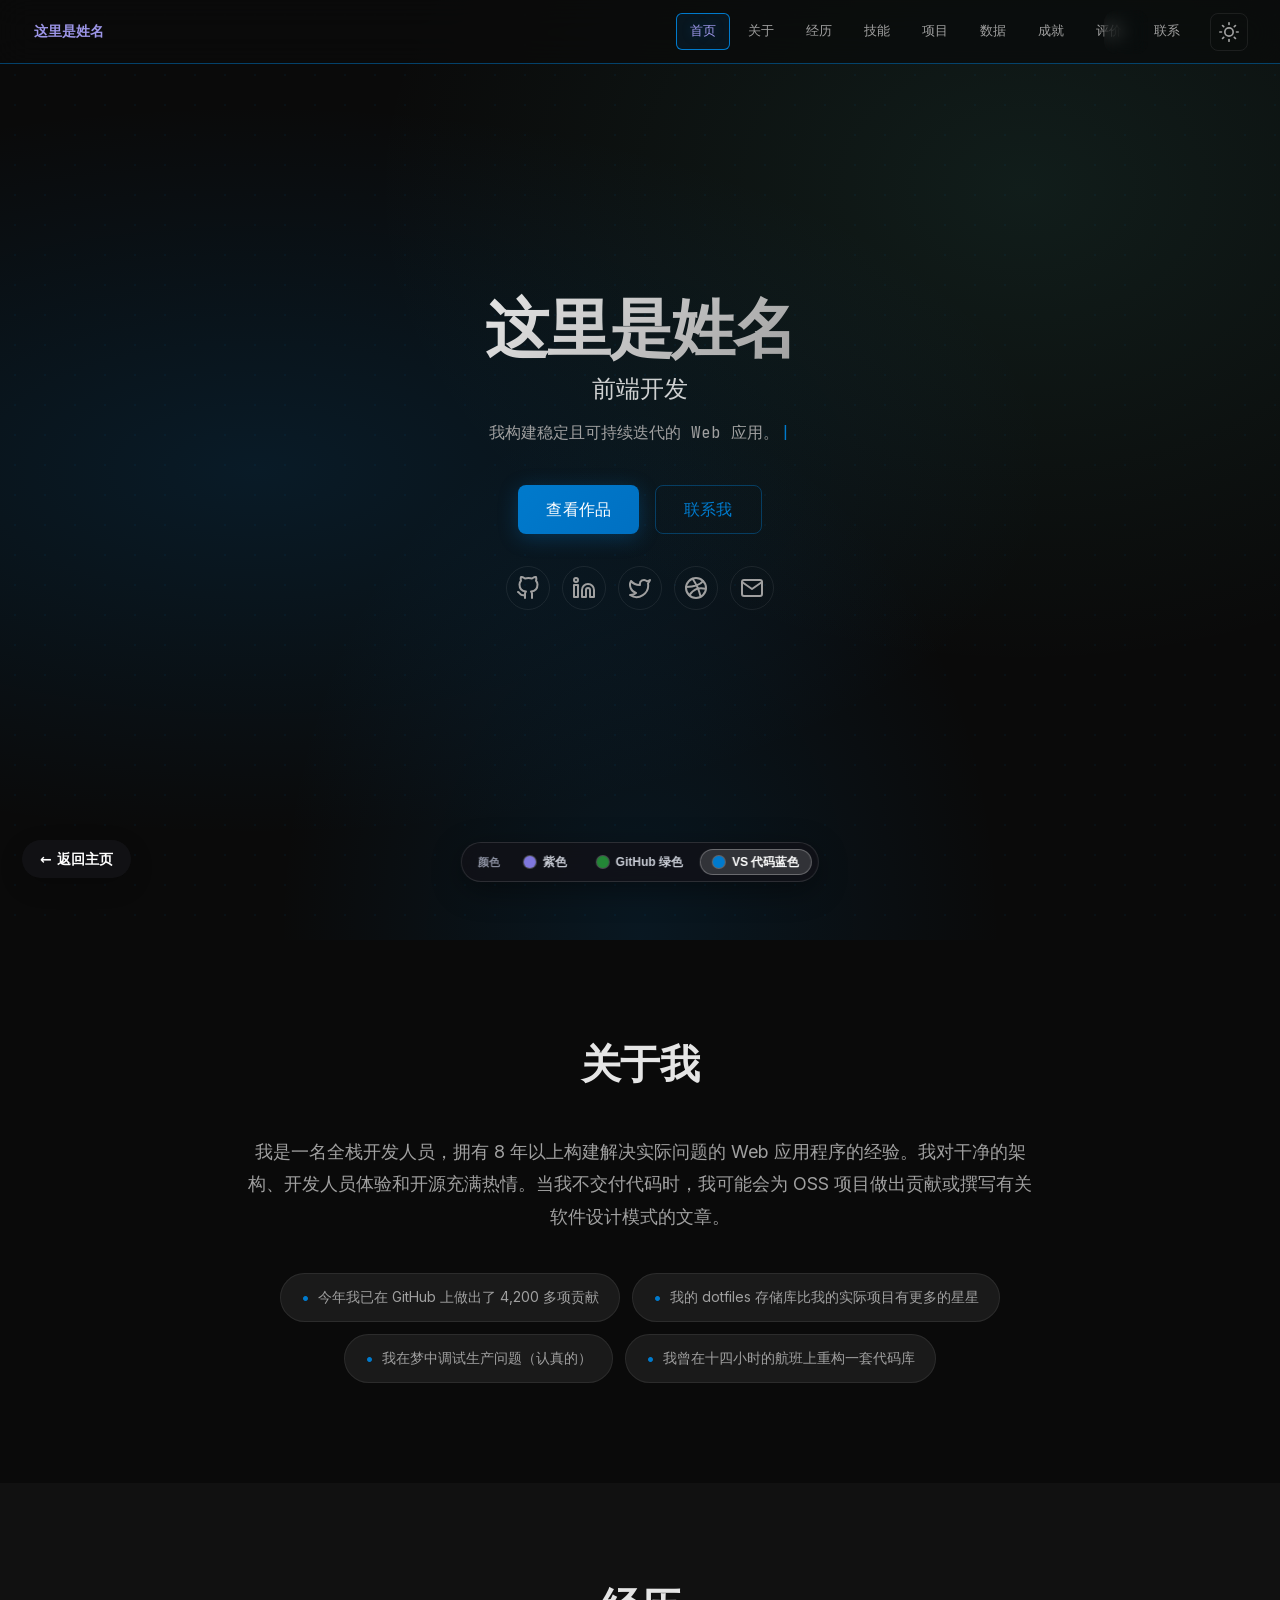
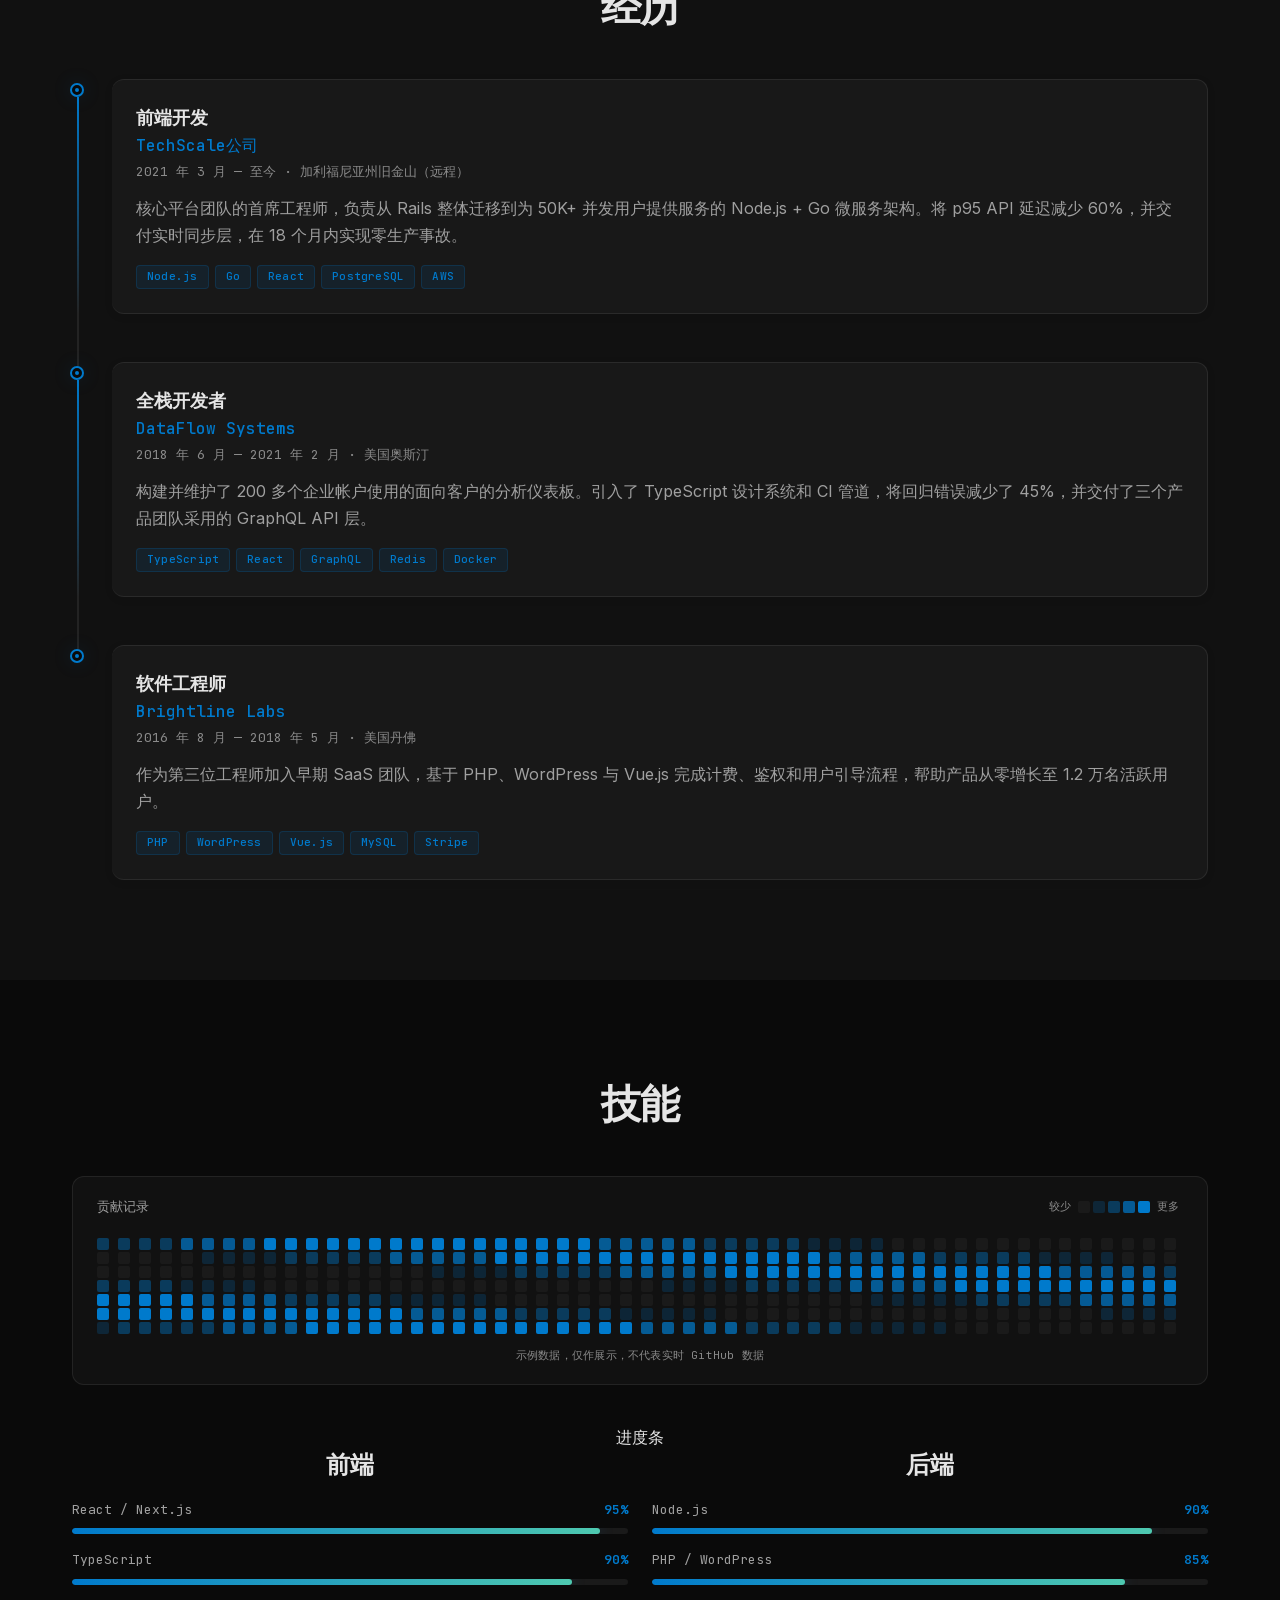
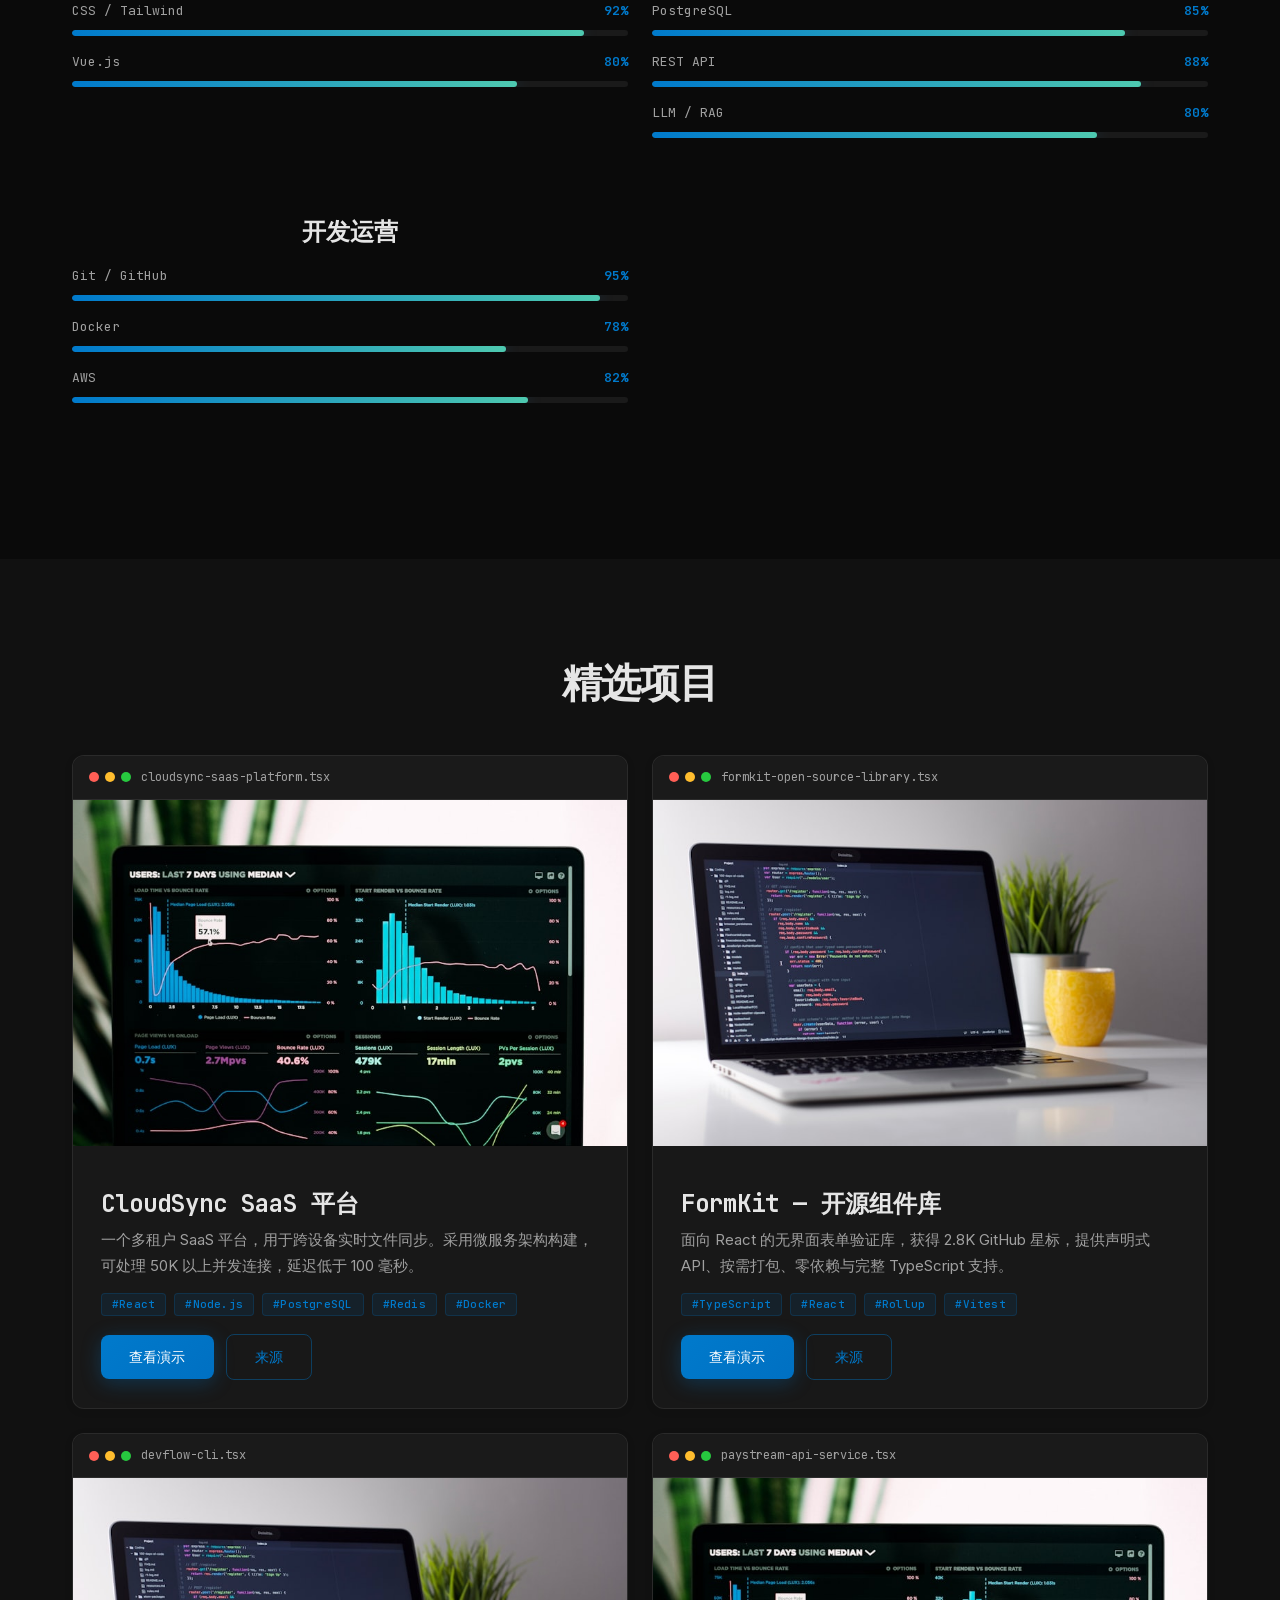
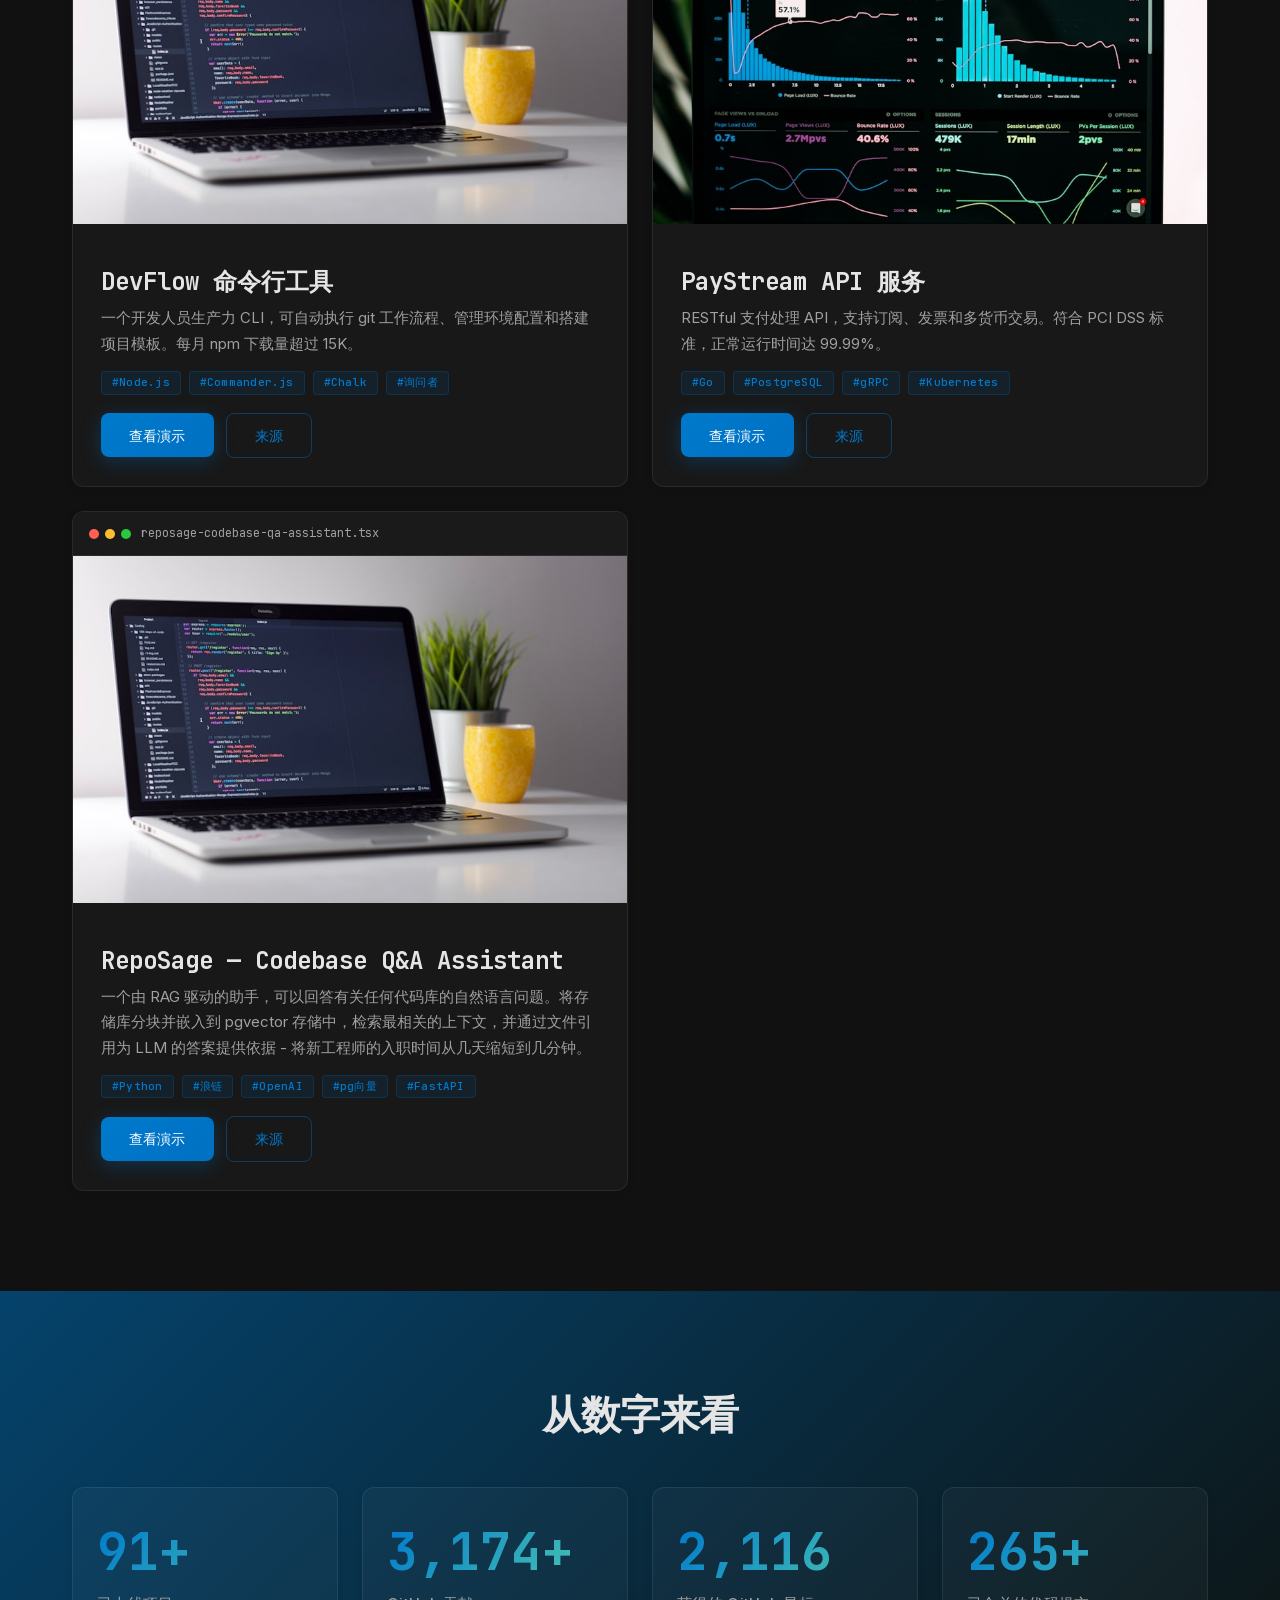
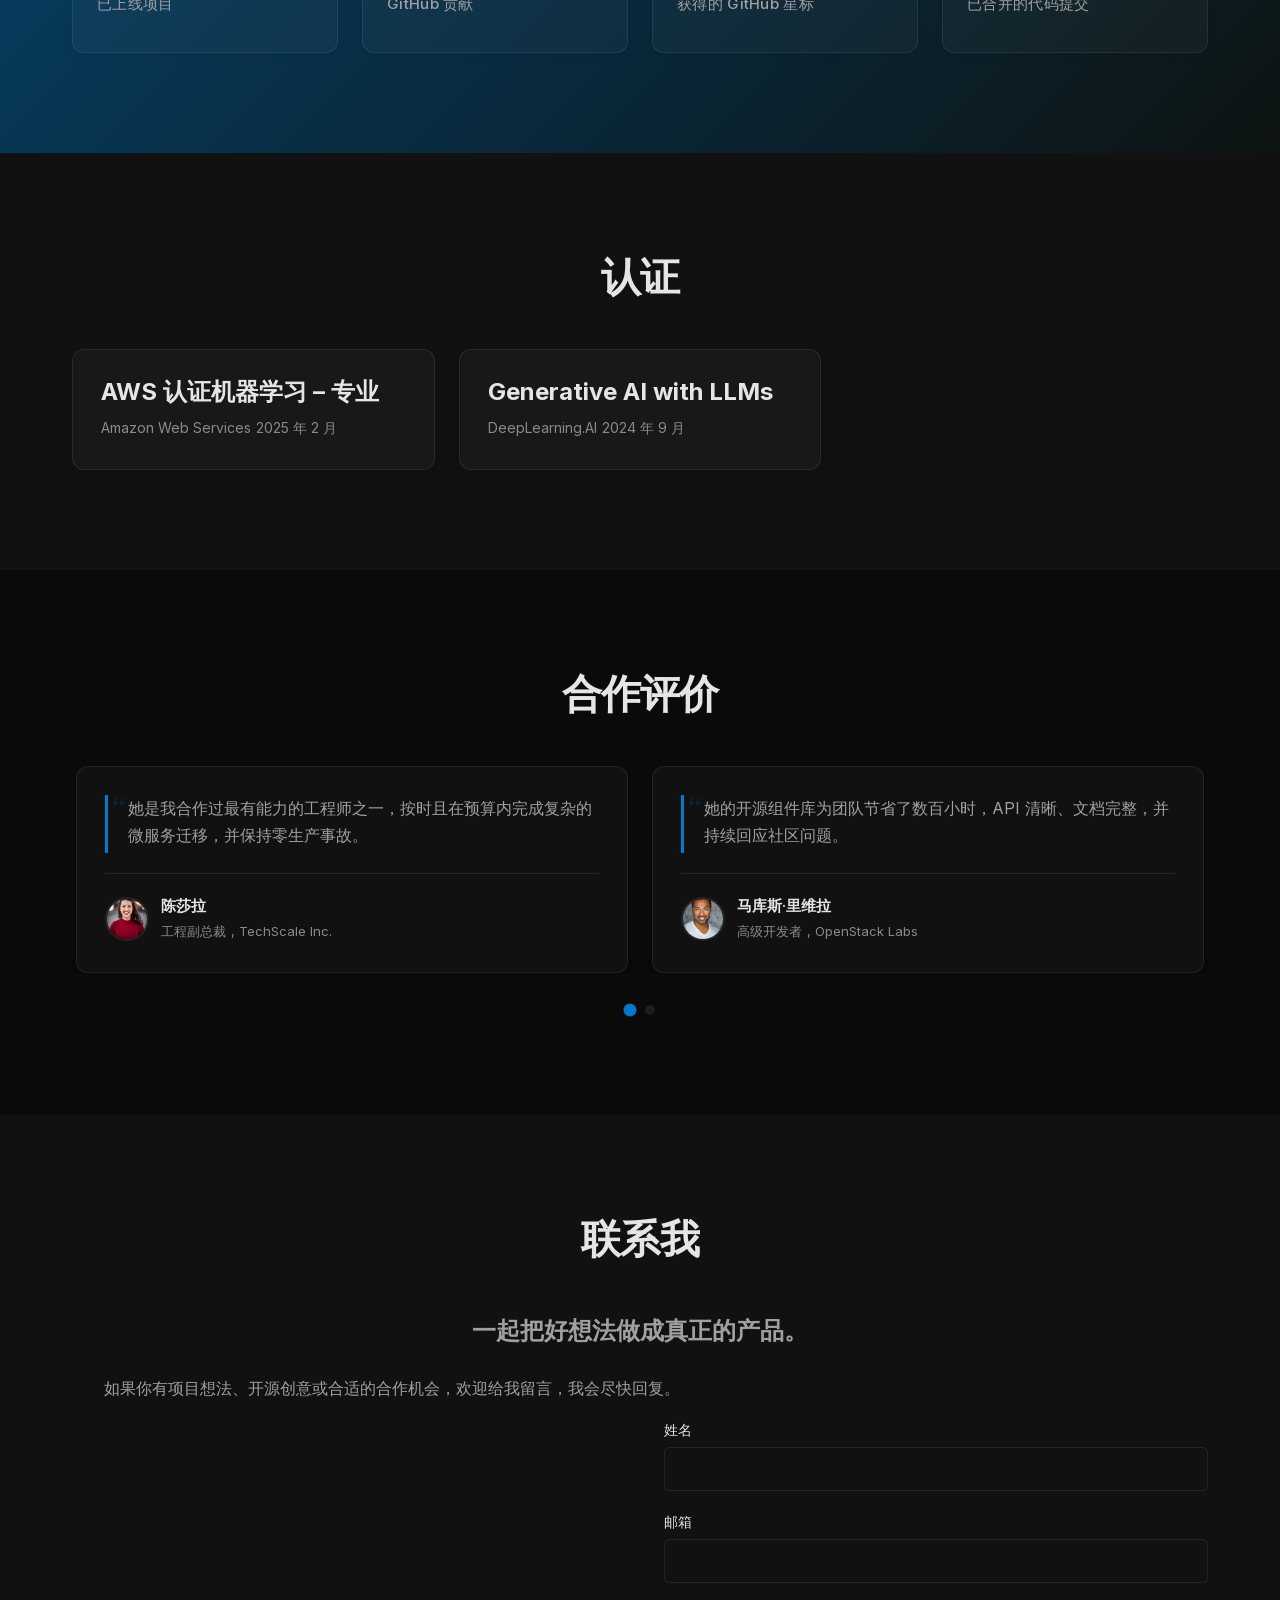
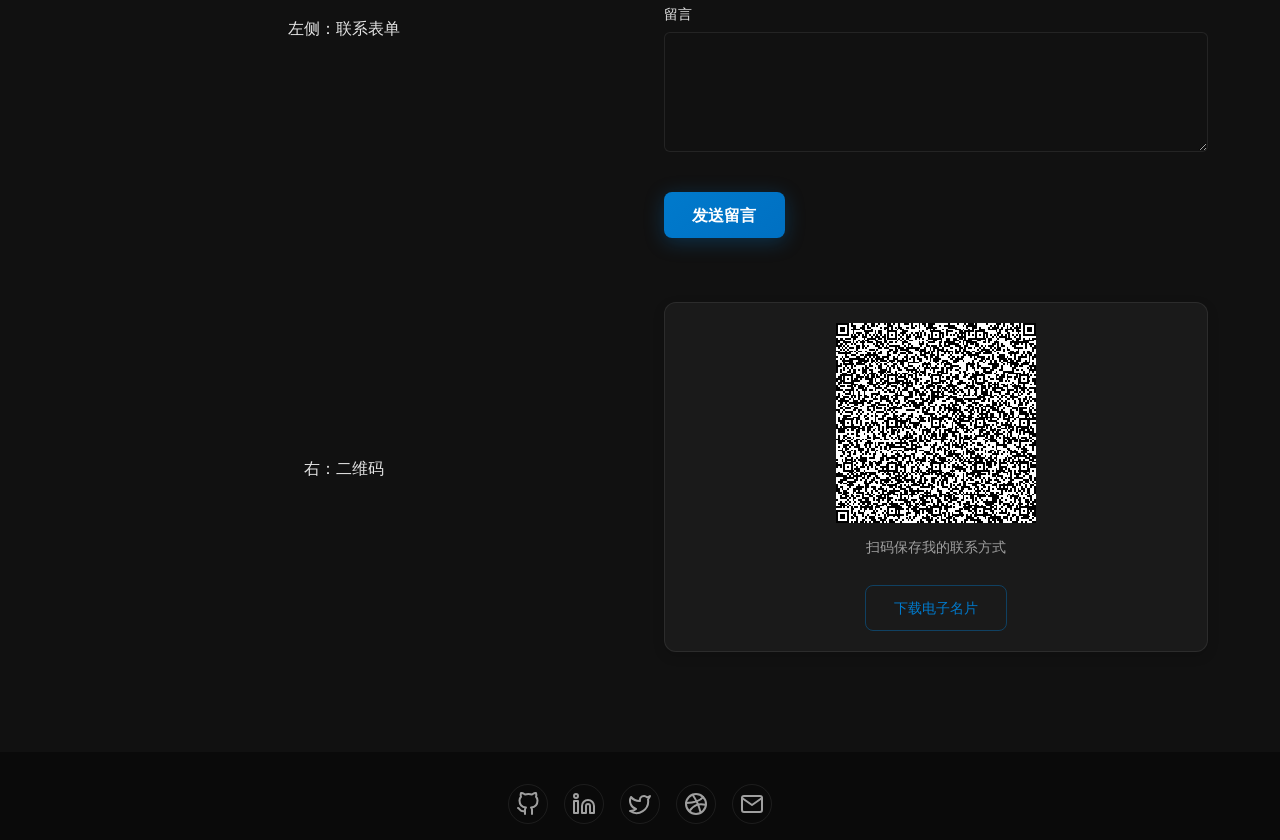
<file: services/frontend/v3.html>
<html lang="zh-CN">
<head>
<meta charset="utf-8"/>
<meta content="width=device-width, initial-scale=1" name="viewport"/>
<script id="animfolio-theme-bootstrap">
(function(){
  var scheme='dark';
  try { var saved=localStorage.getItem('animfolio_theme'); if(saved==='dark'||saved==='light') scheme=saved; } catch(e) {}
  document.documentElement.setAttribute('data-animfolio-pre-theme',scheme);
  document.documentElement.classList.add('animfolio-theme-booting');
  window.__animfolioInitialTheme=scheme;
})();
</script>
<style id="animfolio-theme-bootstrap-style">
html[data-animfolio-pre-theme="dark"],html[data-animfolio-pre-theme="dark"] body{background:#0a0a0a;color:#e5e5e5}
html[data-animfolio-pre-theme="light"],html[data-animfolio-pre-theme="light"] body{background:#ffffff;color:#1a1a1a}
html.animfolio-theme-booting .animfolio-container,html.animfolio-theme-booting .animfolio-container *{transition:none!important}
</style>

<title>作品集 – AnimFolio 开发 — VS Code Blue</title>
<meta content="这里是姓名 — 前端开发。" name="description"/>
<style>
@font-face { font-family: 'Inter'; font-style: normal; font-weight: 300 700; font-display: swap; src: url('./assets/fonts/inter-latin.woff2') format('woff2'); }
@font-face { font-family: 'JetBrains Mono'; font-style: normal; font-weight: 400 700; font-display: swap; src: url('./assets/fonts/jetbrains-mono-latin.woff2') format('woff2'); }

/*# sourceURL=animfolio-fonts-local-inline-css */
</style>
<link href="./assets/css/animfolio-base.css" rel="stylesheet"/>
<link href="./assets/css/animfolio-animations.css" rel="stylesheet"/>
<link href="./assets/css/animfolio-nav.css" rel="stylesheet"/>
<link href="./assets/css/animfolio-contact.css" rel="stylesheet"/>
<link href="./assets/css/animfolio-gallery.css" rel="stylesheet"/>
<link href="./assets/css/animfolio-qr.css" rel="stylesheet"/>
<link href="./assets/css/animfolio-print.css" media="print" rel="stylesheet"/>
<link href="./assets/css/format.css" rel="stylesheet"/>
<style id="animfolio-theme-vars">
.animfolio-container {
	--animfolio-accent: #007ACC !important;
	--animfolio-accent-hover: #0070c2 !important;
	--animfolio-accent-light: rgba(0, 122, 204, 0.1) !important;
	--animfolio-accent-subtle: rgba(0, 122, 204, 0.12) !important;
	--animfolio-accent-shadow: rgba(0, 122, 204, 0.3) !important;
	--animfolio-accent-glow: rgba(0, 122, 204, 0.5) !important;
	--animfolio-secondary: #4EC9B0 !important;
	--animfolio-secondary-hover: #44bfa6 !important;
	--animfolio-secondary-light: rgba(78, 201, 176, 0.1) !important;
	--animfolio-on-accent: #ffffff !important;
	--animfolio-on-secondary: #14110f !important;
	--animfolio-bg: #0a0a0a;
	--animfolio-bg-secondary: #141414;
	--animfolio-bg-tertiary: #1e1e1e;
	--animfolio-text: #e5e5e5;
	--animfolio-text-secondary: #a0a0a0;
	--animfolio-text-muted: #8a8a8a;
	--animfolio-border: rgba(255, 255, 255, 0.1);
	--animfolio-border-strong: rgba(255, 255, 255, 0.2);
	--animfolio-surface: #1a1a1a;
	--animfolio-surface-hover: #222222;
	--animfolio-overlay: rgba(0, 0, 0, 0.75);
	--animfolio-success: #22c55e;
	--animfolio-warning: #f59e0b;
	--animfolio-error: #ef4444;
	--animfolio-info: #3b82f6;
	--animfolio-font-heading: 'Inter', -apple-system, BlinkMacSystemFont, sans-serif;
	--animfolio-font-body: 'Inter', -apple-system, BlinkMacSystemFont, sans-serif;
	--animfolio-font-mono: 'JetBrains Mono', 'Fira Code', 'Consolas', monospace;
	--animfolio-font-size-base: 16px;
	--animfolio-font-size-h1: clamp(2.5rem, 5vw, 4rem);
	--animfolio-font-size-h2: clamp(1.75rem, 3.5vw, 2.5rem);
	--animfolio-font-size-h3: 1.5rem;
	--animfolio-font-size-h4: 1.25rem;
	--animfolio-font-weight-bold: 700;
	--animfolio-font-weight-medium: 500;
	--animfolio-line-height: 1.6;
	--animfolio-letter-spacing: 0em;
	--animfolio-container-width: 1200px;
	--animfolio-section-spacing: 100px;
	--animfolio-radius: 12px;
	--animfolio-radius-sm: 6px;
	--animfolio-radius-lg: 16px;
	--animfolio-shadow-sm: 0 1px 2px rgba(0, 0, 0, 0.1);
	--animfolio-shadow-md: 0 4px 12px rgba(0, 0, 0, 0.15);
	--animfolio-shadow-lg: 0 10px 30px rgba(0, 0, 0, 0.2);
	--animfolio-shadow-xl: 0 20px 50px rgba(0, 0, 0, 0.3);
	--animfolio-duration: 0.6s;
	--animfolio-delay: 0s;
	--animfolio-easing: cubic-bezier(0.4, 0, 0.2, 1);
	--animfolio-easing-bounce: cubic-bezier(0.34, 1.56, 0.64, 1);
	--animfolio-stagger: 0.1s;
	--animfolio-transition-fast: 150ms ease;
	--animfolio-transition-normal: 300ms ease;
	--animfolio-transition-slow: 500ms ease;
	--animfolio-z-base: 1;
	--animfolio-z-dropdown: 100;
	--animfolio-z-sticky: 200;
	--animfolio-z-nav: 300;
	--animfolio-z-modal: 400;
	--animfolio-z-lightbox: 500;
	--animfolio-z-tooltip: 600;
	--animfolio-z-cursor: 700;
}
.animfolio-container--light, .animfolio-container[data-animfolio-scheme="light"] {
	--animfolio-bg: #ffffff;
	--animfolio-bg-secondary: #f5f5f5;
	--animfolio-bg-tertiary: #ebebeb;
	--animfolio-text: #1a1a1a;
	--animfolio-text-secondary: #555555;
	--animfolio-text-muted: #767676;
	--animfolio-border: rgba(0, 0, 0, 0.1);
	--animfolio-border-strong: rgba(0, 0, 0, 0.2);
	--animfolio-surface: #ffffff;
	--animfolio-surface-hover: #f9f9f9;
	--animfolio-overlay: rgba(0, 0, 0, 0.5);
	--animfolio-shadow-sm: 0 1px 2px rgba(0, 0, 0, 0.05);
	--animfolio-shadow-md: 0 4px 12px rgba(0, 0, 0, 0.08);
	--animfolio-shadow-lg: 0 10px 30px rgba(0, 0, 0, 0.1);
	--animfolio-shadow-xl: 0 20px 50px rgba(0, 0, 0, 0.15);
	--animfolio-accent-light: rgba(0, 122, 204, 0.08) !important;
	--animfolio-accent-subtle: rgba(0, 122, 204, 0.05) !important;
	--animfolio-accent-shadow: rgba(0, 122, 204, 0.2) !important;
	--animfolio-accent-glow: rgba(0, 122, 204, 0.15) !important;
	--animfolio-on-accent: #ffffff !important;
	--animfolio-on-secondary: #14110f !important;
}
@media (prefers-color-scheme: light) {
	.animfolio-container--auto {
		--animfolio-bg: #ffffff;
		--animfolio-bg-secondary: #f5f5f5;
		--animfolio-bg-tertiary: #ebebeb;
		--animfolio-text: #1a1a1a;
		--animfolio-text-secondary: #555555;
		--animfolio-text-muted: #767676;
		--animfolio-border: rgba(0, 0, 0, 0.1);
		--animfolio-border-strong: rgba(0, 0, 0, 0.2);
		--animfolio-surface: #ffffff;
		--animfolio-surface-hover: #f9f9f9;
		--animfolio-overlay: rgba(0, 0, 0, 0.5);
		--animfolio-shadow-sm: 0 1px 2px rgba(0, 0, 0, 0.05);
		--animfolio-shadow-md: 0 4px 12px rgba(0, 0, 0, 0.08);
		--animfolio-shadow-lg: 0 10px 30px rgba(0, 0, 0, 0.1);
		--animfolio-shadow-xl: 0 20px 50px rgba(0, 0, 0, 0.15);
		--animfolio-accent-light: rgba(0, 122, 204, 0.08) !important;
		--animfolio-accent-subtle: rgba(0, 122, 204, 0.05) !important;
		--animfolio-accent-shadow: rgba(0, 122, 204, 0.2) !important;
		--animfolio-accent-glow: rgba(0, 122, 204, 0.15) !important;
		--animfolio-on-accent: #ffffff !important;
		--animfolio-on-secondary: #14110f !important;
	}
}

.animfolio-container *,.animfolio-container *::before,.animfolio-container *::after{box-sizing:border-box}html{scroll-behavior:smooth;-webkit-font-smoothing:antialiased;-moz-osx-font-smoothing:grayscale}body{margin:0;padding:0;background:#0a0a0a;color:#e5e5e5;font-family:var(--animfolio-font-body,'Inter',-apple-system,BlinkMacSystemFont,'Segoe UI',sans-serif);font-size:var(--animfolio-font-size-base,16px);line-height:var(--animfolio-line-height,1.6);overflow-x:hidden}body.admin-bar{padding-top:32px}body.admin-bar .animfolio-nav--sticky{top:32px}@media screen and (max-width:782px){body.admin-bar{padding-top:46px}body.admin-bar .animfolio-nav--sticky{top:46px}}.wp-site-blocks,.entry-content,.page-content,.post-content{all:unset;display:block}
/*# sourceURL=animfolio-base-inline-css */
</style>
<script>
document.documentElement.className+=" animfolio-js";(function(){function r(){if(window.animfolio&&window.animfolio._initialized){return;}var e=document.querySelectorAll("[data-animfolio-animate]:not(.animfolio-visible),.animfolio-stagger__item:not(.animfolio-visible)");for(var i=0;i<e.length;i++){e[i].classList.add("animfolio-visible");}}if(document.readyState==="complete"){setTimeout(r,1500);}else{window.addEventListener("load",function(){setTimeout(r,1500);});}setTimeout(r,4000);})();
//# sourceURL=animfolio-failsafe-js-after
</script>
<style>.service-back{position:fixed;left:22px;bottom:22px;z-index:99999;padding:12px 18px;border-radius:999px;background:rgba(20,20,24,.82);color:#fff;text-decoration:none;font:600 14px/1 system-ui;backdrop-filter:blur(12px);box-shadow:0 8px 25px rgba(0,0,0,.18)}</style><link href="../service-language.css?v=6" rel="stylesheet"/></head>
<body><button aria-label="切换为英文" aria-pressed="true" class="service-language-toggle" data-language="zh" type="button"><span aria-hidden="true" class="service-language-symbol">中</span></button><a aria-label="返回个人主页服务模块" class="service-back" href="../../#services">← 返回主页</a>
<script>window.ANIMFOLIO_CONTACT_EMAIL = "you@example.com";</script>
<div class="animfolio-container animfolio-container--dark animfolio-container--format-01 animfolio-container--one-page" data-animfolio-format="format-01-developer" data-animfolio-intensity="medium" data-animfolio-scheme="dark"><script id="animfolio-theme-apply">(function(){var c=document.currentScript.parentElement,s=window.__animfolioInitialTheme||c.getAttribute('data-animfolio-scheme');c.setAttribute('data-animfolio-scheme',s);c.classList.remove('animfolio-container--dark','animfolio-container--light');c.classList.add('animfolio-container--'+s);requestAnimationFrame(function(){requestAnimationFrame(function(){document.documentElement.classList.remove('animfolio-theme-booting')})})})();</script><a class="animfolio-skip-link" href="#hero">跳到主要内容</a><nav aria-label="作品集导航" class="animfolio-nav animfolio-nav--horizontal animfolio-nav--sticky" role="navigation"><a class="animfolio-nav__logo" href="#hero">这里是姓名</a><button aria-controls="animfolio-nav-menu" aria-expanded="false" aria-label="切换导航" class="animfolio-nav__toggle"><span aria-hidden="true" class="animfolio-nav__toggle-bar"></span><span aria-hidden="true" class="animfolio-nav__toggle-bar"></span><span aria-hidden="true" class="animfolio-nav__toggle-bar"></span></button><ul class="animfolio-nav__list" id="animfolio-nav-menu"><li class="animfolio-nav__item"><a class="animfolio-nav__link" data-animfolio-section="hero" href="#hero">首页</a></li><li class="animfolio-nav__item"><a class="animfolio-nav__link" data-animfolio-section="about" href="#about">关于</a></li><li class="animfolio-nav__item"><a class="animfolio-nav__link" data-animfolio-section="experience" href="#experience">经历</a></li><li class="animfolio-nav__item"><a class="animfolio-nav__link" data-animfolio-section="skills" href="#skills">技能</a></li><li class="animfolio-nav__item"><a class="animfolio-nav__link" data-animfolio-section="projects" href="#projects">项目</a></li><li class="animfolio-nav__item"><a class="animfolio-nav__link" data-animfolio-section="stats" href="#stats">数据</a></li><li class="animfolio-nav__item"><a class="animfolio-nav__link" data-animfolio-section="achievements" href="#achievements">成就</a></li><li class="animfolio-nav__item"><a class="animfolio-nav__link" data-animfolio-section="testimonials" href="#testimonials">评价</a></li><li class="animfolio-nav__item"><a class="animfolio-nav__link" data-animfolio-section="contact" href="#contact">联系</a></li></ul><button aria-label="切换明暗模式" class="animfolio-theme-toggle"><span aria-hidden="true" class="animfolio-theme-toggle__icon animfolio-theme-toggle__icon--sun"><svg fill="none" height="20" stroke="currentColor" stroke-linecap="round" stroke-linejoin="round" stroke-width="2" viewbox="0 0 24 24" width="20"><circle cx="12" cy="12" r="5"></circle><line x1="12" x2="12" y1="1" y2="3"></line><line x1="12" x2="12" y1="21" y2="23"></line><line x1="4.22" x2="5.64" y1="4.22" y2="5.64"></line><line x1="18.36" x2="19.78" y1="18.36" y2="19.78"></line><line x1="1" x2="3" y1="12" y2="12"></line><line x1="21" x2="23" y1="12" y2="12"></line><line x1="4.22" x2="5.64" y1="19.78" y2="18.36"></line><line x1="18.36" x2="19.78" y1="5.64" y2="4.22"></line></svg></span><span aria-hidden="true" class="animfolio-theme-toggle__icon animfolio-theme-toggle__icon--moon"><svg fill="none" height="20" stroke="currentColor" stroke-linecap="round" stroke-linejoin="round" stroke-width="2" viewbox="0 0 24 24" width="20"><path d="M21 12.79A9 9 0 1111.21 3 7 7 0 0021 12.79z"></path></svg></span></button></nav><section class="animfolio-section animfolio-section--hero animfolio-section--align-center" data-animfolio-section="hero" id="hero"><div class="animfolio-inner">
<div class="animfolio-hero">
<div class="animfolio-hero__content">
<h1 class="animfolio-hero__name" data-animfolio-animate="fade-up">这里是姓名</h1>
<h2 class="animfolio-hero__title" data-animfolio-animate="fade-up" data-animfolio-delay="0.1">前端开发</h2>
<div class="animfolio-hero__subtitle animfolio-hero__typed" data-animfolio-animate="fade-up" data-animfolio-delay="0.2" data-animfolio-typed='["我构建稳定且可持续迭代的 Web 应用。", "我编写清晰、易维护的代码。", "我把想法推进成真正上线的产品。"]'>我构建稳定且可持续迭代的 Web 应用。</div>
<div class="animfolio-hero__cta" data-animfolio-animate="fade-up" data-animfolio-delay="0.3">
<a class="animfolio-button animfolio-button--primary animfolio-hero__cta-primary" href="#projects">
						查看作品					</a>
<a class="animfolio-button animfolio-button--secondary animfolio-hero__cta-secondary" href="#contact">
						联系我					</a>
</div>
<div class="animfolio-hero__social animfolio-social-icons animfolio-social-icons--outline" data-animfolio-animate="fade-up" data-animfolio-delay="0.4">
<a aria-label="Github" href="https://github.com/yourusername" rel="noopener noreferrer" target="_blank">
<svg aria-hidden="true" fill="none" height="24" stroke="currentColor" stroke-linecap="round" stroke-linejoin="round" stroke-width="2" viewbox="0 0 24 24" width="24" xmlns="http://www.w3.org/2000/svg"><path d="M9 19c-5 1.5-5-2.5-7-3m14 6v-3.87a3.37 3.37 0 0 0-.94-2.61c3.14-.35 6.44-1.54 6.44-7A5.44 5.44 0 0 0 20 4.77 5.07 5.07 0 0 0 19.91 1S18.73.65 16 2.48a13.38 13.38 0 0 0-7 0C6.27.65 5.09 1 5.09 1A5.07 5.07 0 0 0 5 4.77a5.44 5.44 0 0 0-1.5 3.78c0 5.42 3.3 6.61 6.44 7A3.37 3.37 0 0 0 9 18.13V22"></path></svg> <span class="animfolio-social__label">Github</span>
</a>
<a aria-label="领英" href="https://linkedin.com/in/yourusername" rel="noopener noreferrer" target="_blank">
<svg aria-hidden="true" fill="none" height="24" stroke="currentColor" stroke-linecap="round" stroke-linejoin="round" stroke-width="2" viewbox="0 0 24 24" width="24" xmlns="http://www.w3.org/2000/svg"><path d="M16 8a6 6 0 0 1 6 6v7h-4v-7a2 2 0 0 0-2-2 2 2 0 0 0-2 2v7h-4v-7a6 6 0 0 1 6-6z"></path><rect height="12" width="4" x="2" y="9"></rect><circle cx="4" cy="4" r="2"></circle></svg> <span class="animfolio-social__label">领英</span>
</a>
<a aria-label="推特" href="https://twitter.com/yourusername" rel="noopener noreferrer" target="_blank">
<svg aria-hidden="true" fill="none" height="24" stroke="currentColor" stroke-linecap="round" stroke-linejoin="round" stroke-width="2" viewbox="0 0 24 24" width="24" xmlns="http://www.w3.org/2000/svg"><path d="M22 4s-.7 2.1-2 3.4c1.6 10-9.4 17.3-18 11.6 2.2.1 4.4-.6 6-2C3 15.5.5 9.6 3 5c2.2 2.6 5.6 4.1 9 4-.9-4.2 4-6.6 7-3.8 1.1 0 3-1.2 3-1.2z"></path></svg> <span class="animfolio-social__label">推特</span>
</a>
<a aria-label="运球" href="https://dribbble.com/yourusername" rel="noopener noreferrer" target="_blank">
<svg aria-hidden="true" fill="none" height="24" stroke="currentColor" stroke-linecap="round" stroke-linejoin="round" stroke-width="2" viewbox="0 0 24 24" width="24" xmlns="http://www.w3.org/2000/svg"><circle cx="12" cy="12" r="10"></circle><path d="M8.56 2.75c4.37 6.03 6.02 9.42 8.03 17.72m2.54-15.38c-3.72 4.35-8.94 5.66-16.88 5.85m19.5 1.9c-3.5-.93-6.63-.82-8.94 0-2.58.92-5.01 2.86-7.44 6.32"></path></svg> <span class="animfolio-social__label">运球</span>
</a>
<a aria-label="邮箱" href="mailto:hello@yourdomain.com" rel="noopener noreferrer" target="_blank">
<svg aria-hidden="true" fill="none" height="24" stroke="currentColor" stroke-linecap="round" stroke-linejoin="round" stroke-width="2" viewbox="0 0 24 24" width="24" xmlns="http://www.w3.org/2000/svg"><path d="M4 4h16c1.1 0 2 .9 2 2v12c0 1.1-.9 2-2 2H4c-1.1 0-2-.9-2-2V6c0-1.1.9-2 2-2z"></path><polyline points="22,6 12,13 2,6"></polyline></svg> <span class="animfolio-social__label">邮箱</span>
</a>
</div>
</div>
</div>
</div><!-- .animfolio-inner --></section><section class="animfolio-section animfolio-section--about animfolio-section--align-center" data-animfolio-section="about" id="about"><div class="animfolio-inner"><div class="animfolio-section__header"><h2 class="animfolio-section__title">关于我</h2></div><div class="animfolio-about" data-animfolio-animate="fade-up">
<div class="animfolio-about__bio">我是一名全栈开发人员，拥有 8 年以上构建解决实际问题的 Web 应用程序的经验。我对干净的架构、开发人员体验和开源充满热情。当我不交付代码时，我可能会为 OSS 项目做出贡献或撰写有关软件设计模式的文章。</div>
<div class="animfolio-about__fun-facts animfolio-stagger" data-animfolio-stagger="0.1">
<div class="animfolio-about__fun-fact animfolio-stagger__item">
					今年我已在 GitHub 上做出了 4,200 多项贡献				</div>
<div class="animfolio-about__fun-fact animfolio-stagger__item">
					我的 dotfiles 存储库比我的实际项目有更多的星星				</div>
<div class="animfolio-about__fun-fact animfolio-stagger__item">
					我在梦中调试生产问题（认真的）				</div>
<div class="animfolio-about__fun-fact animfolio-stagger__item">
					我曾在十四小时的航班上重构一套代码库				</div>
</div>
</div>
</div><!-- .animfolio-inner --></section><section class="animfolio-section animfolio-section--experience animfolio-section--align-center" data-animfolio-section="experience" id="experience"><div class="animfolio-inner"><div class="animfolio-section__header"><h2 class="animfolio-section__title">经历</h2></div>
<div class="animfolio-timeline animfolio-stagger" data-animfolio-animate="fade-up" data-animfolio-stagger="0.1">
<div class="animfolio-timeline__line"></div>
<div class="animfolio-timeline__item animfolio-stagger__item" data-animfolio-animate="fade-up" data-animfolio-delay="0.0">
<div class="animfolio-timeline__dot"></div>
<div class="animfolio-timeline__content animfolio-card animfolio-card--bordered">
<div class="animfolio-timeline__role">前端开发</div>
<div class="animfolio-timeline__company">TechScale公司</div>
<div class="animfolio-timeline__date">
					2021 年 3 月 — 至今 · 加利福尼亚州旧金山（远程）									</div>
<div class="animfolio-timeline__description">核心平台团队的首席工程师，负责从 Rails 整体迁移到为 50K+ 并发用户提供服务的 Node.js + Go 微服务架构。将 p95 API 延迟减少 60%，并交付实时同步层，在 18 个月内实现零生产事故。</div>
<div class="animfolio-timeline__tags animfolio-card__tags">
<span class="animfolio-card__tag">Node.js</span>
<span class="animfolio-card__tag">Go</span>
<span class="animfolio-card__tag">React</span>
<span class="animfolio-card__tag">PostgreSQL</span>
<span class="animfolio-card__tag">AWS</span>
</div>
</div>
</div>
<div class="animfolio-timeline__item animfolio-stagger__item" data-animfolio-animate="fade-up" data-animfolio-delay="0.1">
<div class="animfolio-timeline__dot"></div>
<div class="animfolio-timeline__content animfolio-card animfolio-card--bordered">
<div class="animfolio-timeline__role">全栈开发者</div>
<div class="animfolio-timeline__company">DataFlow Systems</div>
<div class="animfolio-timeline__date">
					2018 年 6 月 — 2021 年 2 月 · 美国奥斯汀									</div>
<div class="animfolio-timeline__description">构建并维护了 200 多个企业帐户使用的面向客户的分析仪表板。引入了 TypeScript 设计系统和 CI 管道，将回归错误减少了 45%，并交付了三个产品团队采用的 GraphQL API 层。</div>
<div class="animfolio-timeline__tags animfolio-card__tags">
<span class="animfolio-card__tag">TypeScript</span>
<span class="animfolio-card__tag">React</span>
<span class="animfolio-card__tag">GraphQL</span>
<span class="animfolio-card__tag">Redis</span>
<span class="animfolio-card__tag">Docker</span>
</div>
</div>
</div>
<div class="animfolio-timeline__item animfolio-stagger__item" data-animfolio-animate="fade-up" data-animfolio-delay="0.2">
<div class="animfolio-timeline__dot"></div>
<div class="animfolio-timeline__content animfolio-card animfolio-card--bordered">
<div class="animfolio-timeline__role">软件工程师</div>
<div class="animfolio-timeline__company">Brightline Labs</div>
<div class="animfolio-timeline__date">
					2016 年 8 月 — 2018 年 5 月 · 美国丹佛									</div>
<div class="animfolio-timeline__description">作为第三位工程师加入早期 SaaS 团队，基于 PHP、WordPress 与 Vue.js 完成计费、鉴权和用户引导流程，帮助产品从零增长至 1.2 万名活跃用户。</div>
<div class="animfolio-timeline__tags animfolio-card__tags">
<span class="animfolio-card__tag">PHP</span>
<span class="animfolio-card__tag">WordPress</span>
<span class="animfolio-card__tag">Vue.js</span>
<span class="animfolio-card__tag">MySQL</span>
<span class="animfolio-card__tag">Stripe</span>
</div>
</div>
</div>
</div>
</div><!-- .animfolio-inner --></section><section class="animfolio-section animfolio-section--skills animfolio-section--align-center" data-animfolio-section="skills" id="skills"><div class="animfolio-inner"><div class="animfolio-section__header"><h2 class="animfolio-section__title">技能</h2></div>
<div class="animfolio-f01-heatmap-panel" data-animfolio-animate="fade-up">
<div class="animfolio-f01-heatmap-panel__head">
<span class="animfolio-f01-heatmap-panel__title">贡献记录</span>
<span aria-hidden="true" class="animfolio-f01-heatmap-panel__legend">
<span class="animfolio-f01-heatmap-panel__legend-label">较少</span>
<span class="animfolio-f01-heatmap__cell"></span>
<span class="animfolio-f01-heatmap__cell animfolio-f01-heatmap__cell--l1"></span>
<span class="animfolio-f01-heatmap__cell animfolio-f01-heatmap__cell--l2"></span>
<span class="animfolio-f01-heatmap__cell animfolio-f01-heatmap__cell--l3"></span>
<span class="animfolio-f01-heatmap__cell animfolio-f01-heatmap__cell--l4"></span>
<span class="animfolio-f01-heatmap-panel__legend-label">更多</span>
</span>
</div>
<div aria-hidden="true" class="animfolio-f01-heatmap" role="presentation"></div>
<p class="animfolio-f01-heatmap-panel__note">示例数据，仅作展示，不代表实时 GitHub 数据</p>
</div>
<div class="animfolio-skills animfolio-skills--bars" data-animfolio-animate="fade-up">
 进度条 
<div class="animfolio-grid animfolio-grid--2 animfolio-stagger" data-animfolio-stagger="0.1">
<div class="animfolio-skills__category animfolio-stagger__item">
<h3 class="animfolio-skills__category-title">前端</h3>
<div class="animfolio-skills__list">
<div class="animfolio-skills__item">
<div class="animfolio-skills__label">
<span>React / Next.js</span>
<span class="animfolio-skills__value">95%</span>
</div>
<div class="animfolio-skills__bar">
<div class="animfolio-skills__bar-fill" style="width: 95%"></div>
</div>
</div>
<div class="animfolio-skills__item">
<div class="animfolio-skills__label">
<span>TypeScript</span>
<span class="animfolio-skills__value">90%</span>
</div>
<div class="animfolio-skills__bar">
<div class="animfolio-skills__bar-fill" style="width: 90%"></div>
</div>
</div>
<div class="animfolio-skills__item">
<div class="animfolio-skills__label">
<span>CSS / Tailwind</span>
<span class="animfolio-skills__value">92%</span>
</div>
<div class="animfolio-skills__bar">
<div class="animfolio-skills__bar-fill" style="width: 92%"></div>
</div>
</div>
<div class="animfolio-skills__item">
<div class="animfolio-skills__label">
<span>Vue.js</span>
<span class="animfolio-skills__value">80%</span>
</div>
<div class="animfolio-skills__bar">
<div class="animfolio-skills__bar-fill" style="width: 80%"></div>
</div>
</div>
</div>
</div>
<div class="animfolio-skills__category animfolio-stagger__item">
<h3 class="animfolio-skills__category-title">后端</h3>
<div class="animfolio-skills__list">
<div class="animfolio-skills__item">
<div class="animfolio-skills__label">
<span>Node.js</span>
<span class="animfolio-skills__value">90%</span>
</div>
<div class="animfolio-skills__bar">
<div class="animfolio-skills__bar-fill" style="width: 90%"></div>
</div>
</div>
<div class="animfolio-skills__item">
<div class="animfolio-skills__label">
<span>PHP / WordPress</span>
<span class="animfolio-skills__value">85%</span>
</div>
<div class="animfolio-skills__bar">
<div class="animfolio-skills__bar-fill" style="width: 85%"></div>
</div>
</div>
<div class="animfolio-skills__item">
<div class="animfolio-skills__label">
<span>PostgreSQL</span>
<span class="animfolio-skills__value">85%</span>
</div>
<div class="animfolio-skills__bar">
<div class="animfolio-skills__bar-fill" style="width: 85%"></div>
</div>
</div>
<div class="animfolio-skills__item">
<div class="animfolio-skills__label">
<span>REST API</span>
<span class="animfolio-skills__value">88%</span>
</div>
<div class="animfolio-skills__bar">
<div class="animfolio-skills__bar-fill" style="width: 88%"></div>
</div>
</div>
<div class="animfolio-skills__item">
<div class="animfolio-skills__label">
<span>LLM / RAG</span>
<span class="animfolio-skills__value">80%</span>
</div>
<div class="animfolio-skills__bar">
<div class="animfolio-skills__bar-fill" style="width: 80%"></div>
</div>
</div>
</div>
</div>
<div class="animfolio-skills__category animfolio-stagger__item">
<h3 class="animfolio-skills__category-title">开发运营</h3>
<div class="animfolio-skills__list">
<div class="animfolio-skills__item">
<div class="animfolio-skills__label">
<span>Git / GitHub</span>
<span class="animfolio-skills__value">95%</span>
</div>
<div class="animfolio-skills__bar">
<div class="animfolio-skills__bar-fill" style="width: 95%"></div>
</div>
</div>
<div class="animfolio-skills__item">
<div class="animfolio-skills__label">
<span>Docker</span>
<span class="animfolio-skills__value">78%</span>
</div>
<div class="animfolio-skills__bar">
<div class="animfolio-skills__bar-fill" style="width: 78%"></div>
</div>
</div>
<div class="animfolio-skills__item">
<div class="animfolio-skills__label">
<span>AWS</span>
<span class="animfolio-skills__value">82%</span>
</div>
<div class="animfolio-skills__bar">
<div class="animfolio-skills__bar-fill" style="width: 82%"></div>
</div>
</div>
</div>
</div>
</div>
</div>
</div><!-- .animfolio-inner --></section><section class="animfolio-section animfolio-section--projects animfolio-section--align-center" data-animfolio-section="projects" id="projects"><div class="animfolio-inner"><div class="animfolio-section__header"><h2 class="animfolio-section__title">精选项目</h2></div>
<div class="animfolio-grid animfolio-grid--2 animfolio-stagger" data-animfolio-stagger="0.15">
<div class="animfolio-project animfolio-card animfolio-card--bordered animfolio-f01-codecard animfolio-stagger__item">
<div aria-hidden="true" class="animfolio-f01-codecard__bar">
<span class="animfolio-f01-codecard__dots">
<span class="animfolio-f01-codecard__dot"></span>
<span class="animfolio-f01-codecard__dot"></span>
<span class="animfolio-f01-codecard__dot"></span>
</span>
<span class="animfolio-f01-codecard__file">cloudsync-saas-platform.tsx</span>
</div>
<img alt="CloudSync SaaS 平台" class="animfolio-project__image" decoding="async" height="400" loading="lazy" src="./assets/images/project-dashboard.jpg" width="600"/>
<div class="animfolio-f01-codecard__body">
<h3 class="animfolio-project__title animfolio-card__title">CloudSync SaaS 平台</h3>
<p class="animfolio-project__description">一个多租户 SaaS 平台，用于跨设备实时文件同步。采用微服务架构构建，可处理 50K 以上并发连接，延迟低于 100 毫秒。</p>
<div class="animfolio-project__stack animfolio-card__tags">
<span class="animfolio-card__tag">React</span>
<span class="animfolio-card__tag">Node.js</span>
<span class="animfolio-card__tag">PostgreSQL</span>
<span class="animfolio-card__tag">Redis</span>
<span class="animfolio-card__tag">Docker</span>
</div>
<div class="animfolio-project__links animfolio-card__footer">
<a class="animfolio-button animfolio-button--primary" href="#" rel="noopener noreferrer" target="_blank">
							查看演示						</a>
<a class="animfolio-button animfolio-button--secondary" href="#" rel="noopener noreferrer" target="_blank">
							来源						</a>
</div>
</div>
</div>
<div class="animfolio-project animfolio-card animfolio-card--bordered animfolio-f01-codecard animfolio-stagger__item">
<div aria-hidden="true" class="animfolio-f01-codecard__bar">
<span class="animfolio-f01-codecard__dots">
<span class="animfolio-f01-codecard__dot"></span>
<span class="animfolio-f01-codecard__dot"></span>
<span class="animfolio-f01-codecard__dot"></span>
</span>
<span class="animfolio-f01-codecard__file">formkit-open-source-library.tsx</span>
</div>
<img alt="FormKit — 开源组件库" class="animfolio-project__image" decoding="async" height="400" loading="lazy" src="./assets/images/project-tech.jpg" width="600"/>
<div class="animfolio-f01-codecard__body">
<h3 class="animfolio-project__title animfolio-card__title">FormKit — 开源组件库</h3>
<p class="animfolio-project__description">面向 React 的无界面表单验证库，获得 2.8K GitHub 星标，提供声明式 API、按需打包、零依赖与完整 TypeScript 支持。</p>
<div class="animfolio-project__stack animfolio-card__tags">
<span class="animfolio-card__tag">TypeScript</span>
<span class="animfolio-card__tag">React</span>
<span class="animfolio-card__tag">Rollup</span>
<span class="animfolio-card__tag">Vitest</span>
</div>
<div class="animfolio-project__links animfolio-card__footer">
<a class="animfolio-button animfolio-button--primary" href="#" rel="noopener noreferrer" target="_blank">
							查看演示						</a>
<a class="animfolio-button animfolio-button--secondary" href="#" rel="noopener noreferrer" target="_blank">
							来源						</a>
</div>
</div>
</div>
<div class="animfolio-project animfolio-card animfolio-card--bordered animfolio-f01-codecard animfolio-stagger__item">
<div aria-hidden="true" class="animfolio-f01-codecard__bar">
<span class="animfolio-f01-codecard__dots">
<span class="animfolio-f01-codecard__dot"></span>
<span class="animfolio-f01-codecard__dot"></span>
<span class="animfolio-f01-codecard__dot"></span>
</span>
<span class="animfolio-f01-codecard__file">devflow-cli.tsx</span>
</div>
<img alt="DevFlow 命令行工具" class="animfolio-project__image" decoding="async" height="400" loading="lazy" src="./assets/images/project-tech.jpg" width="600"/>
<div class="animfolio-f01-codecard__body">
<h3 class="animfolio-project__title animfolio-card__title">DevFlow 命令行工具</h3>
<p class="animfolio-project__description">一个开发人员生产力 CLI，可自动执行 git 工作流程、管理环境配置和搭建项目模板。每月 npm 下载量超过 15K。</p>
<div class="animfolio-project__stack animfolio-card__tags">
<span class="animfolio-card__tag">Node.js</span>
<span class="animfolio-card__tag">Commander.js</span>
<span class="animfolio-card__tag">Chalk</span>
<span class="animfolio-card__tag">询问者</span>
</div>
<div class="animfolio-project__links animfolio-card__footer">
<a class="animfolio-button animfolio-button--primary" href="#" rel="noopener noreferrer" target="_blank">
							查看演示						</a>
<a class="animfolio-button animfolio-button--secondary" href="#" rel="noopener noreferrer" target="_blank">
							来源						</a>
</div>
</div>
</div>
<div class="animfolio-project animfolio-card animfolio-card--bordered animfolio-f01-codecard animfolio-stagger__item">
<div aria-hidden="true" class="animfolio-f01-codecard__bar">
<span class="animfolio-f01-codecard__dots">
<span class="animfolio-f01-codecard__dot"></span>
<span class="animfolio-f01-codecard__dot"></span>
<span class="animfolio-f01-codecard__dot"></span>
</span>
<span class="animfolio-f01-codecard__file">paystream-api-service.tsx</span>
</div>
<img alt="PayStream API 服务" class="animfolio-project__image" decoding="async" height="400" loading="lazy" src="./assets/images/project-dashboard.jpg" width="600"/>
<div class="animfolio-f01-codecard__body">
<h3 class="animfolio-project__title animfolio-card__title">PayStream API 服务</h3>
<p class="animfolio-project__description">RESTful 支付处理 API，支持订阅、发票和多货币交易。符合 PCI DSS 标准，正常运行时间达 99.99%。</p>
<div class="animfolio-project__stack animfolio-card__tags">
<span class="animfolio-card__tag">Go</span>
<span class="animfolio-card__tag">PostgreSQL</span>
<span class="animfolio-card__tag">gRPC</span>
<span class="animfolio-card__tag">Kubernetes</span>
</div>
<div class="animfolio-project__links animfolio-card__footer">
<a class="animfolio-button animfolio-button--primary" href="#" rel="noopener noreferrer" target="_blank">
							查看演示						</a>
<a class="animfolio-button animfolio-button--secondary" href="#" rel="noopener noreferrer" target="_blank">
							来源						</a>
</div>
</div>
</div>
<div class="animfolio-project animfolio-card animfolio-card--bordered animfolio-f01-codecard animfolio-stagger__item">
<div aria-hidden="true" class="animfolio-f01-codecard__bar">
<span class="animfolio-f01-codecard__dots">
<span class="animfolio-f01-codecard__dot"></span>
<span class="animfolio-f01-codecard__dot"></span>
<span class="animfolio-f01-codecard__dot"></span>
</span>
<span class="animfolio-f01-codecard__file">reposage-codebase-qa-assistant.tsx</span>
</div>
<img alt="RepoSage — Codebase Q&amp;A Assistant" class="animfolio-project__image" decoding="async" height="400" loading="lazy" src="./assets/images/project-tech.jpg" width="600"/>
<div class="animfolio-f01-codecard__body">
<h3 class="animfolio-project__title animfolio-card__title">RepoSage — Codebase Q&amp;A Assistant</h3>
<p class="animfolio-project__description">一个由 RAG 驱动的助手，可以回答有关任何代码库的自然语言问题。将存储库分块并嵌入到 pgvector 存储中，检索最相关的上下文，并通过文件引用为 LLM 的答案提供依据 - 将新工程师的入职时间从几天缩短到几分钟。</p>
<div class="animfolio-project__stack animfolio-card__tags">
<span class="animfolio-card__tag">Python</span>
<span class="animfolio-card__tag">浪链</span>
<span class="animfolio-card__tag">OpenAI</span>
<span class="animfolio-card__tag">pg向量</span>
<span class="animfolio-card__tag">FastAPI</span>
</div>
<div class="animfolio-project__links animfolio-card__footer">
<a class="animfolio-button animfolio-button--primary" href="#" rel="noopener noreferrer" target="_blank">
							查看演示						</a>
<a class="animfolio-button animfolio-button--secondary" href="#" rel="noopener noreferrer" target="_blank">
							来源						</a>
</div>
</div>
</div>
</div>
</div><!-- .animfolio-inner --></section><section class="animfolio-section animfolio-section--stats animfolio-section--align-center" data-animfolio-section="stats" id="stats"><div class="animfolio-inner"><div class="animfolio-section__header"><h2 class="animfolio-section__title">从数字来看</h2></div><div class="animfolio-stats animfolio-stagger" data-animfolio-stagger="0.15">
<div class="animfolio-stat animfolio-card animfolio-card--bordered animfolio-stagger__item">
<span class="animfolio-stat__number" data-animfolio-counter="120" data-animfolio-decimals="0" data-animfolio-prefix="" data-animfolio-suffix="+">120+</span>
<span class="animfolio-stat__label">已上线项目</span>
</div>
<div class="animfolio-stat animfolio-card animfolio-card--bordered animfolio-stagger__item">
<span class="animfolio-stat__number" data-animfolio-counter="4200" data-animfolio-decimals="0" data-animfolio-prefix="" data-animfolio-suffix="+">4,200+</span>
<span class="animfolio-stat__label">GitHub 贡献</span>
</div>
<div class="animfolio-stat animfolio-card animfolio-card--bordered animfolio-stagger__item">
<span class="animfolio-stat__number" data-animfolio-counter="2800" data-animfolio-decimals="0" data-animfolio-prefix="" data-animfolio-suffix="">2,800</span>
<span class="animfolio-stat__label">获得的 GitHub 星标</span>
</div>
<div class="animfolio-stat animfolio-card animfolio-card--bordered animfolio-stagger__item">
<span class="animfolio-stat__number" data-animfolio-counter="350" data-animfolio-decimals="0" data-animfolio-prefix="" data-animfolio-suffix="+">350+</span>
<span class="animfolio-stat__label">已合并的代码提交</span>
</div>
</div>
</div><!-- .animfolio-inner --></section><section class="animfolio-section animfolio-section--achievements animfolio-section--align-center" data-animfolio-section="achievements" id="achievements"><div class="animfolio-inner"><div class="animfolio-section__header"><h2 class="animfolio-section__title">认证</h2></div><div class="animfolio-grid animfolio-grid--3 animfolio-stagger" data-animfolio-stagger="0.1">
<div class="animfolio-card animfolio-card--bordered animfolio-stagger__item">
<h3 class="animfolio-card__title">AWS 认证机器学习 – 专业</h3>
<span class="animfolio-card__meta">Amazon Web Services</span>
<span class="animfolio-card__meta">2025 年 2 月</span>
</div>
<div class="animfolio-card animfolio-card--bordered animfolio-stagger__item">
<h3 class="animfolio-card__title">Generative AI with LLMs</h3>
<span class="animfolio-card__meta">DeepLearning.AI</span>
<span class="animfolio-card__meta">2024 年 9 月</span>
</div>
</div>
</div><!-- .animfolio-inner --></section><section class="animfolio-section animfolio-section--testimonials animfolio-section--align-center" data-animfolio-section="testimonials" id="testimonials"><div class="animfolio-inner"><div class="animfolio-section__header"><h2 class="animfolio-section__title">合作评价</h2></div><div class="animfolio-testimonials-carousel" data-animfolio-animate="fade-up">
<div class="animfolio-testimonials-carousel__track" id="animfolio-testimonials-track">
<div class="animfolio-testimonials-carousel__slide" id="testimonial-slide-0">
<div class="animfolio-testimonial animfolio-card animfolio-card--bordered">
<blockquote class="animfolio-testimonial__quote">她是我合作过最有能力的工程师之一，按时且在预算内完成复杂的微服务迁移，并保持零生产事故。</blockquote>
<div class="animfolio-card__footer">
<img alt="Sarah Chen" class="animfolio-testimonial__photo" decoding="async" height="40" loading="lazy" src="./assets/images/avatar-1.jpg" width="40"/>
<div>
<strong class="animfolio-testimonial__author">陈莎拉</strong>
<span class="animfolio-testimonial__role">工程副总裁</span>
<span class="animfolio-testimonial__company">, TechScale Inc.</span>
</div>
</div>
</div>
<div class="animfolio-testimonial animfolio-card animfolio-card--bordered">
<blockquote class="animfolio-testimonial__quote">她的开源组件库为团队节省了数百小时，API 清晰、文档完整，并持续回应社区问题。</blockquote>
<div class="animfolio-card__footer">
<img alt="Marcus Rivera" class="animfolio-testimonial__photo" decoding="async" height="40" loading="lazy" src="./assets/images/avatar-2.jpg" width="40"/>
<div>
<strong class="animfolio-testimonial__author">马库斯·里维拉</strong>
<span class="animfolio-testimonial__role">高级开发者</span>
<span class="animfolio-testimonial__company">, OpenStack Labs</span>
</div>
</div>
</div>
</div>
<div class="animfolio-testimonials-carousel__slide animfolio-testimonials-carousel__slide--single" id="testimonial-slide-1">
<div class="animfolio-testimonial animfolio-card animfolio-card--bordered">
<blockquote class="animfolio-testimonial__quote">她不只编写代码，更能构建解决方案。优化后，我们的平台性能提升了 300%。</blockquote>
<div class="animfolio-card__footer">
<img alt="Emily Watson" class="animfolio-testimonial__photo" decoding="async" height="40" loading="lazy" src="./assets/images/avatar-3.jpg" width="40"/>
<div>
<strong class="animfolio-testimonial__author">艾米丽·沃森</strong>
<span class="animfolio-testimonial__role">技术负责人</span>
<span class="animfolio-testimonial__company">, DataFlow Systems</span>
</div>
</div>
</div>
</div>
</div>
<div class="animfolio-testimonials-carousel__dots">
<a aria-label="第 1 页" class="animfolio-testimonials-carousel__dot animfolio-testimonials-carousel__dot--active" href="#testimonial-slide-0"></a>
<a aria-label="第 2 页" class="animfolio-testimonials-carousel__dot" href="#testimonial-slide-1"></a>
</div>
</div>
</div><!-- .animfolio-inner --></section><section class="animfolio-section animfolio-section--contact animfolio-section--align-center" data-animfolio-section="contact" id="contact"><div class="animfolio-inner"><div class="animfolio-section__header"><h2 class="animfolio-section__title">联系我</h2></div><div class="animfolio-contact" data-animfolio-animate="fade-up">
<p class="animfolio-contact__heading">一起把好想法做成真正的产品。</p>
<p class="animfolio-contact__description">如果你有项目想法、开源创意或合适的合作机会，欢迎给我留言，我会尽快回复。</p>
<div class="animfolio-contact__layout">
 左侧：联系表单 
<div class="animfolio-contact__form-wrapper">
<form class="animfolio-form" novalidate="">
<div class="animfolio-form__group">
<label class="animfolio-form__label" for="animfolio-name">姓名</label>
<input aria-required="true" class="animfolio-form__input" id="animfolio-name" name="name" required="" type="text"/>
<span class="animfolio-form__error">请填写姓名。</span>
</div>
<div class="animfolio-form__group">
<label class="animfolio-form__label" for="animfolio-email">邮箱</label>
<input aria-required="true" class="animfolio-form__input" id="animfolio-email" name="email" required="" type="email"/>
<span class="animfolio-form__error">请填写有效邮箱。</span>
</div>
<div class="animfolio-form__group">
<label class="animfolio-form__label" for="animfolio-message">留言</label>
<textarea aria-required="true" class="animfolio-form__textarea" id="animfolio-message" name="message" required="" rows="5"></textarea>
<span class="animfolio-form__error">请填写留言内容。</span>
</div>
<div class="animfolio-form__honeypot">
<input autocomplete="off" name="animfolio_hp" tabindex="-1" type="text"/>
</div>
<input name="animfolio_ts" type="hidden" value=""/>
<input name="animfolio_js" type="hidden" value=""/>
<div class="animfolio-form__success">谢谢！我会尽快回复您。</div>
<button class="animfolio-button animfolio-button--primary animfolio-form__submit" type="submit">
						发送留言					</button>
</form>
</div>
 右：二维码 
<div class="animfolio-contact__qr-wrapper"><div class="animfolio-qr" data-animfolio-qr="" data-animfolio-vcard="[base64]"><div class="animfolio-qr__code" style="width:200px;height:200px"></div><p class="animfolio-qr__caption">扫码保存我的联系方式</p><a class="animfolio-qr__download animfolio-button animfolio-button--secondary" download="" href="./assets/contact.vcf">下载电子名片</a></div></div> </div>
</div>
</div><!-- .animfolio-inner --></section><button aria-label="返回顶部" class="animfolio-back-to-top"><svg fill="none" height="20" viewbox="0 0 20 20" width="20"><path d="M10 15V5M10 5L5 10M10 5L15 10" stroke="currentColor" stroke-linecap="round" stroke-linejoin="round" stroke-width="2"></path></svg></button><div class="animfolio-progress"><div class="animfolio-progress__bar"></div></div><div class="animfolio-footer-social animfolio-social-icons animfolio-social-icons--outline"><a aria-label="Github" href="https://github.com/yourusername" rel="noopener noreferrer" target="_blank"><svg aria-hidden="true" fill="none" height="24" stroke="currentColor" stroke-linecap="round" stroke-linejoin="round" stroke-width="2" viewbox="0 0 24 24" width="24" xmlns="http://www.w3.org/2000/svg"><path d="M9 19c-5 1.5-5-2.5-7-3m14 6v-3.87a3.37 3.37 0 0 0-.94-2.61c3.14-.35 6.44-1.54 6.44-7A5.44 5.44 0 0 0 20 4.77 5.07 5.07 0 0 0 19.91 1S18.73.65 16 2.48a13.38 13.38 0 0 0-7 0C6.27.65 5.09 1 5.09 1A5.07 5.07 0 0 0 5 4.77a5.44 5.44 0 0 0-1.5 3.78c0 5.42 3.3 6.61 6.44 7A3.37 3.37 0 0 0 9 18.13V22"></path></svg><span class="animfolio-social__label">Github</span></a><a aria-label="领英" href="https://linkedin.com/in/yourusername" rel="noopener noreferrer" target="_blank"><svg aria-hidden="true" fill="none" height="24" stroke="currentColor" stroke-linecap="round" stroke-linejoin="round" stroke-width="2" viewbox="0 0 24 24" width="24" xmlns="http://www.w3.org/2000/svg"><path d="M16 8a6 6 0 0 1 6 6v7h-4v-7a2 2 0 0 0-2-2 2 2 0 0 0-2 2v7h-4v-7a6 6 0 0 1 6-6z"></path><rect height="12" width="4" x="2" y="9"></rect><circle cx="4" cy="4" r="2"></circle></svg><span class="animfolio-social__label">领英</span></a><a aria-label="推特" href="https://twitter.com/yourusername" rel="noopener noreferrer" target="_blank"><svg aria-hidden="true" fill="none" height="24" stroke="currentColor" stroke-linecap="round" stroke-linejoin="round" stroke-width="2" viewbox="0 0 24 24" width="24" xmlns="http://www.w3.org/2000/svg"><path d="M22 4s-.7 2.1-2 3.4c1.6 10-9.4 17.3-18 11.6 2.2.1 4.4-.6 6-2C3 15.5.5 9.6 3 5c2.2 2.6 5.6 4.1 9 4-.9-4.2 4-6.6 7-3.8 1.1 0 3-1.2 3-1.2z"></path></svg><span class="animfolio-social__label">推特</span></a><a aria-label="运球" href="https://dribbble.com/yourusername" rel="noopener noreferrer" target="_blank"><svg aria-hidden="true" fill="none" height="24" stroke="currentColor" stroke-linecap="round" stroke-linejoin="round" stroke-width="2" viewbox="0 0 24 24" width="24" xmlns="http://www.w3.org/2000/svg"><circle cx="12" cy="12" r="10"></circle><path d="M8.56 2.75c4.37 6.03 6.02 9.42 8.03 17.72m2.54-15.38c-3.72 4.35-8.94 5.66-16.88 5.85m19.5 1.9c-3.5-.93-6.63-.82-8.94 0-2.58.92-5.01 2.86-7.44 6.32"></path></svg><span class="animfolio-social__label">运球</span></a><a aria-label="邮箱" href="mailto:hello@yourdomain.com" rel="noopener noreferrer" target="_blank"><svg aria-hidden="true" fill="none" height="24" stroke="currentColor" stroke-linecap="round" stroke-linejoin="round" stroke-width="2" viewbox="0 0 24 24" width="24" xmlns="http://www.w3.org/2000/svg"><path d="M4 4h16c1.1 0 2 .9 2 2v12c0 1.1-.9 2-2 2H4c-1.1 0-2-.9-2-2V6c0-1.1.9-2 2-2z"></path><polyline points="22,6 12,13 2,6"></polyline></svg><span class="animfolio-social__label">邮箱</span></a></div></div>
<div aria-label="Color scheme preview (demo only)" style="position:fixed;left:50%;bottom:18px;transform:translateX(-50%);z-index:99999;display:flex;align-items:center;gap:4px;padding:6px;border-radius:999px;background:rgba(18,18,24,.82);backdrop-filter:blur(10px);-webkit-backdrop-filter:blur(10px);border:1px solid rgba(255,255,255,.12);box-shadow:0 8px 30px rgba(0,0,0,.4)"><span style="padding:0 6px 0 10px;font:700 11px/1 -apple-system,sans-serif;letter-spacing:.4px;text-transform:uppercase;color:#8b90a0">颜色</span><a href="index.html" style="display:inline-flex;align-items:center;gap:7px;padding:6px 12px;border-radius:999px;text-decoration:none;font:600 12px/1 -apple-system,BlinkMacSystemFont,'Segoe UI',Roboto,sans-serif;color:#c9cdd6;background:transparent;border:1px solid transparent;transition:.15s" title="默认紫色"><span style="width:12px;height:12px;border-radius:50%;background:#7F77DD;box-shadow:0 0 0 1px rgba(255,255,255,.25)"></span>紫色</a><a href="v2.html" style="display:inline-flex;align-items:center;gap:7px;padding:6px 12px;border-radius:999px;text-decoration:none;font:600 12px/1 -apple-system,BlinkMacSystemFont,'Segoe UI',Roboto,sans-serif;color:#c9cdd6;background:transparent;border:1px solid transparent;transition:.15s" title="GitHub 绿色"><span style="width:12px;height:12px;border-radius:50%;background:#238636;box-shadow:0 0 0 1px rgba(255,255,255,.25)"></span>GitHub 绿色</a><a aria-current="true" href="v3.html" style="display:inline-flex;align-items:center;gap:7px;padding:6px 12px;border-radius:999px;text-decoration:none;font:600 12px/1 -apple-system,BlinkMacSystemFont,'Segoe UI',Roboto,sans-serif;color:#fff;background:rgba(255,255,255,.14);border:1px solid rgba(255,255,255,.28);transition:.15s" title="VS 代码蓝色"><span style="width:12px;height:12px;border-radius:50%;background:#007ACC;box-shadow:0 0 0 1px rgba(255,255,255,.25)"></span>VS 代码蓝色</a></div>
<script>
var animfolioSettings = {"animationIntensity":"medium","respectReducedMotion":"1","colorScheme":"dark","smoothScroll":"1","scrollBehavior":"smooth","customCursor":"","backToTop":"1","progressBar":"1","darkModeToggle":"1","debugMode":""};
//# sourceURL=animfolio-engine-js-extra
</script>
<script src="./assets/js/wp-shim.js"></script>
<script src="./assets/js/animfolio-engine.js"></script>
<script src="./assets/js/modules/scroll-trigger.js"></script>
<script src="./assets/js/modules/typed-text.js"></script>
<script src="./assets/js/modules/counter.js"></script>
<script src="./assets/js/modules/timeline-draw.js"></script>
<script src="./assets/js/modules/stagger.js"></script>
<script src="./assets/js/modules/parallax.js"></script>
<script src="./assets/js/modules/progress-bar.js"></script>
<script src="./assets/js/modules/smooth-scroll.js"></script>
<script src="./assets/js/modules/theme-toggle.js"></script>
<script src="./assets/js/vendor/qrcode-generator.min.js"></script>
<script src="./assets/js/animfolio-qr.js"></script>
<script src="./assets/js/animfolio-lightbox.js"></script>
<script src="./assets/js/animfolio-casestudy.js"></script>
<script src="./assets/js/format.js"></script>
<script src="./assets/js/animfolio-contact-static.js"></script>
<script src="../service-language.js?v=4"></script></body>
</html>
</file>
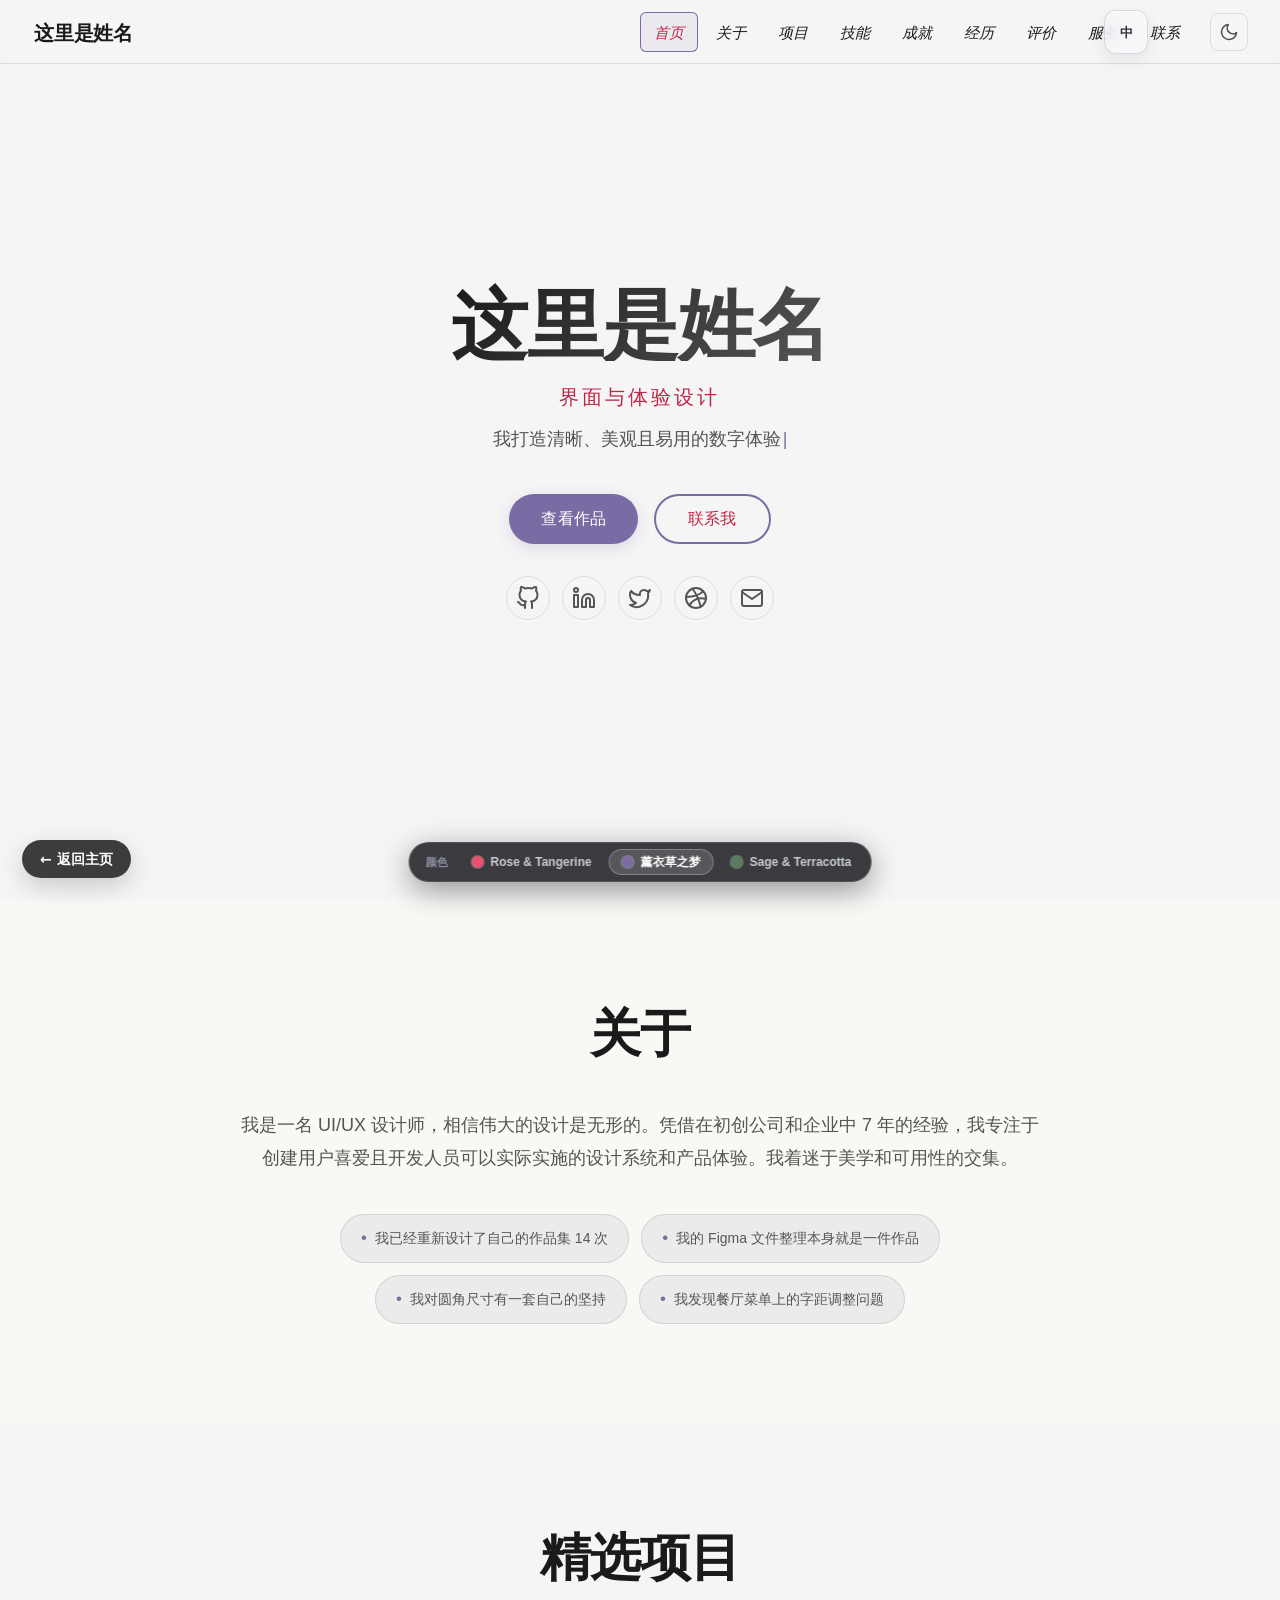
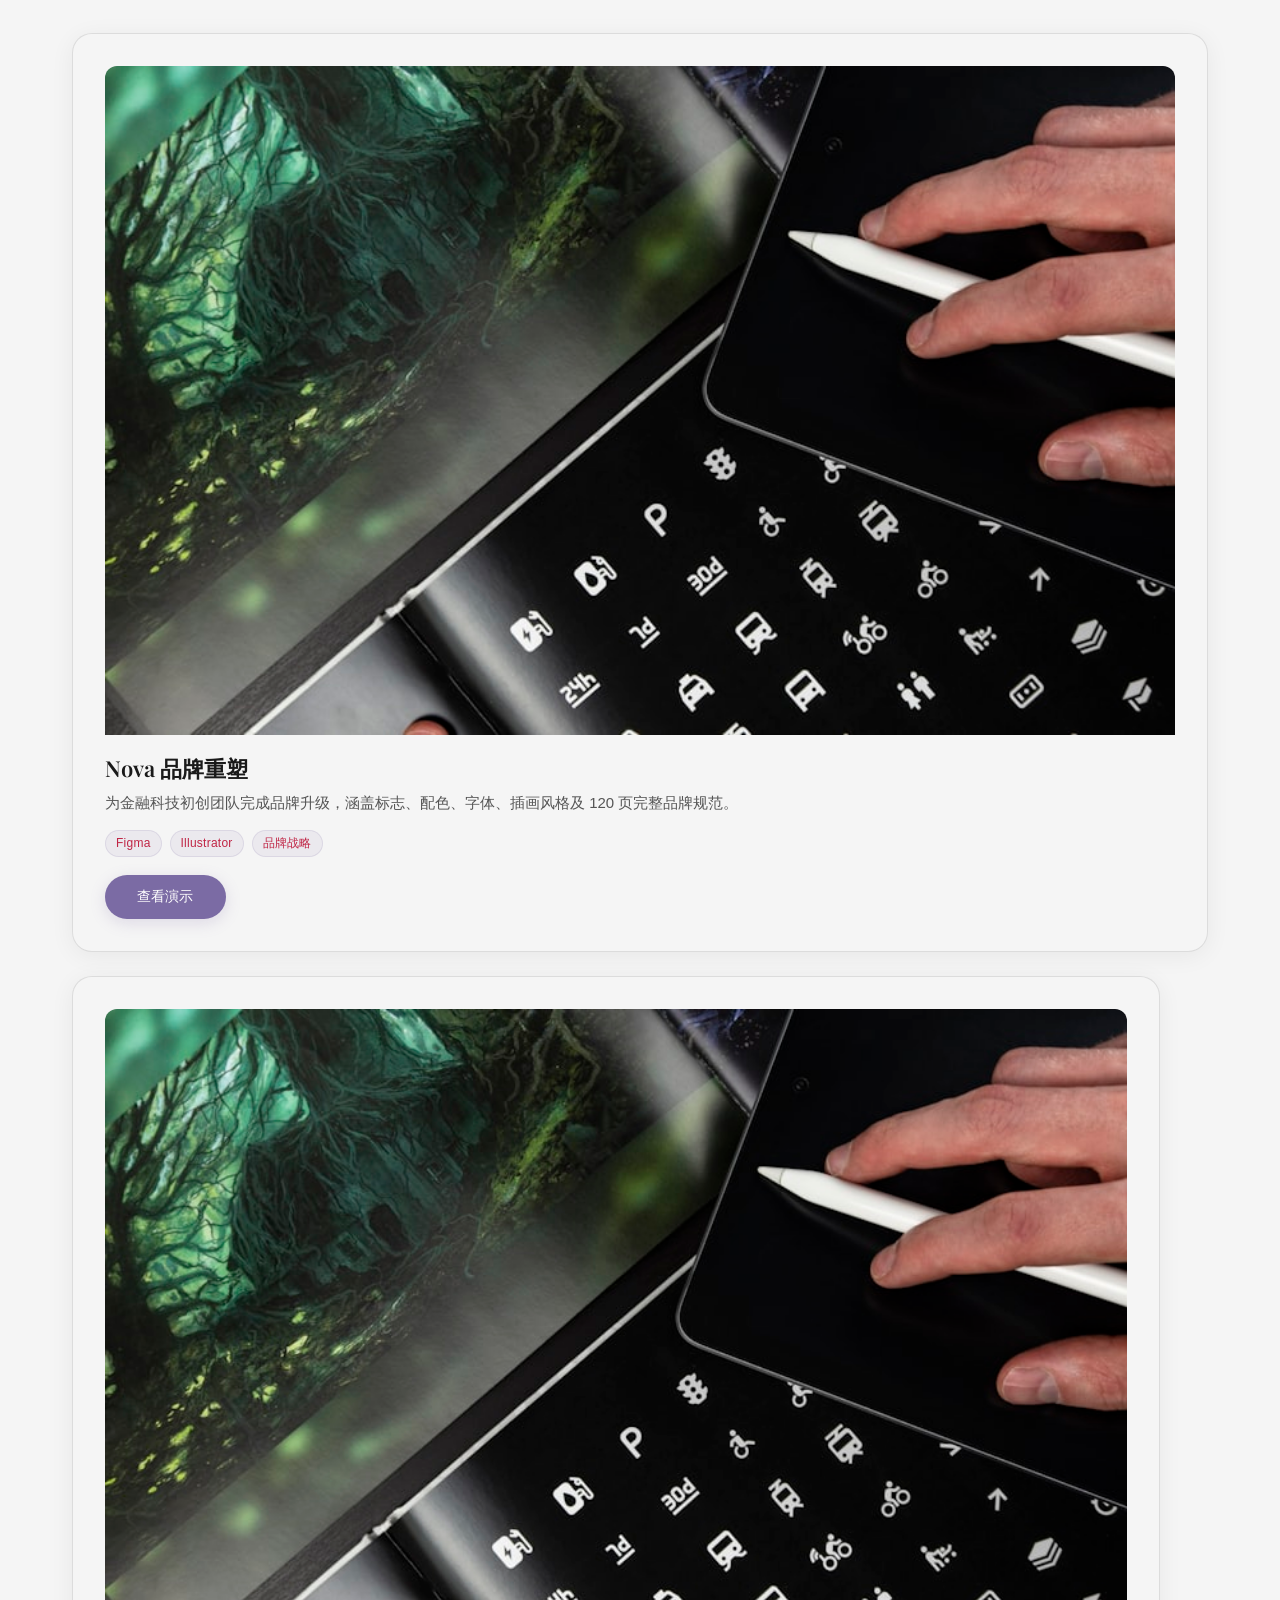
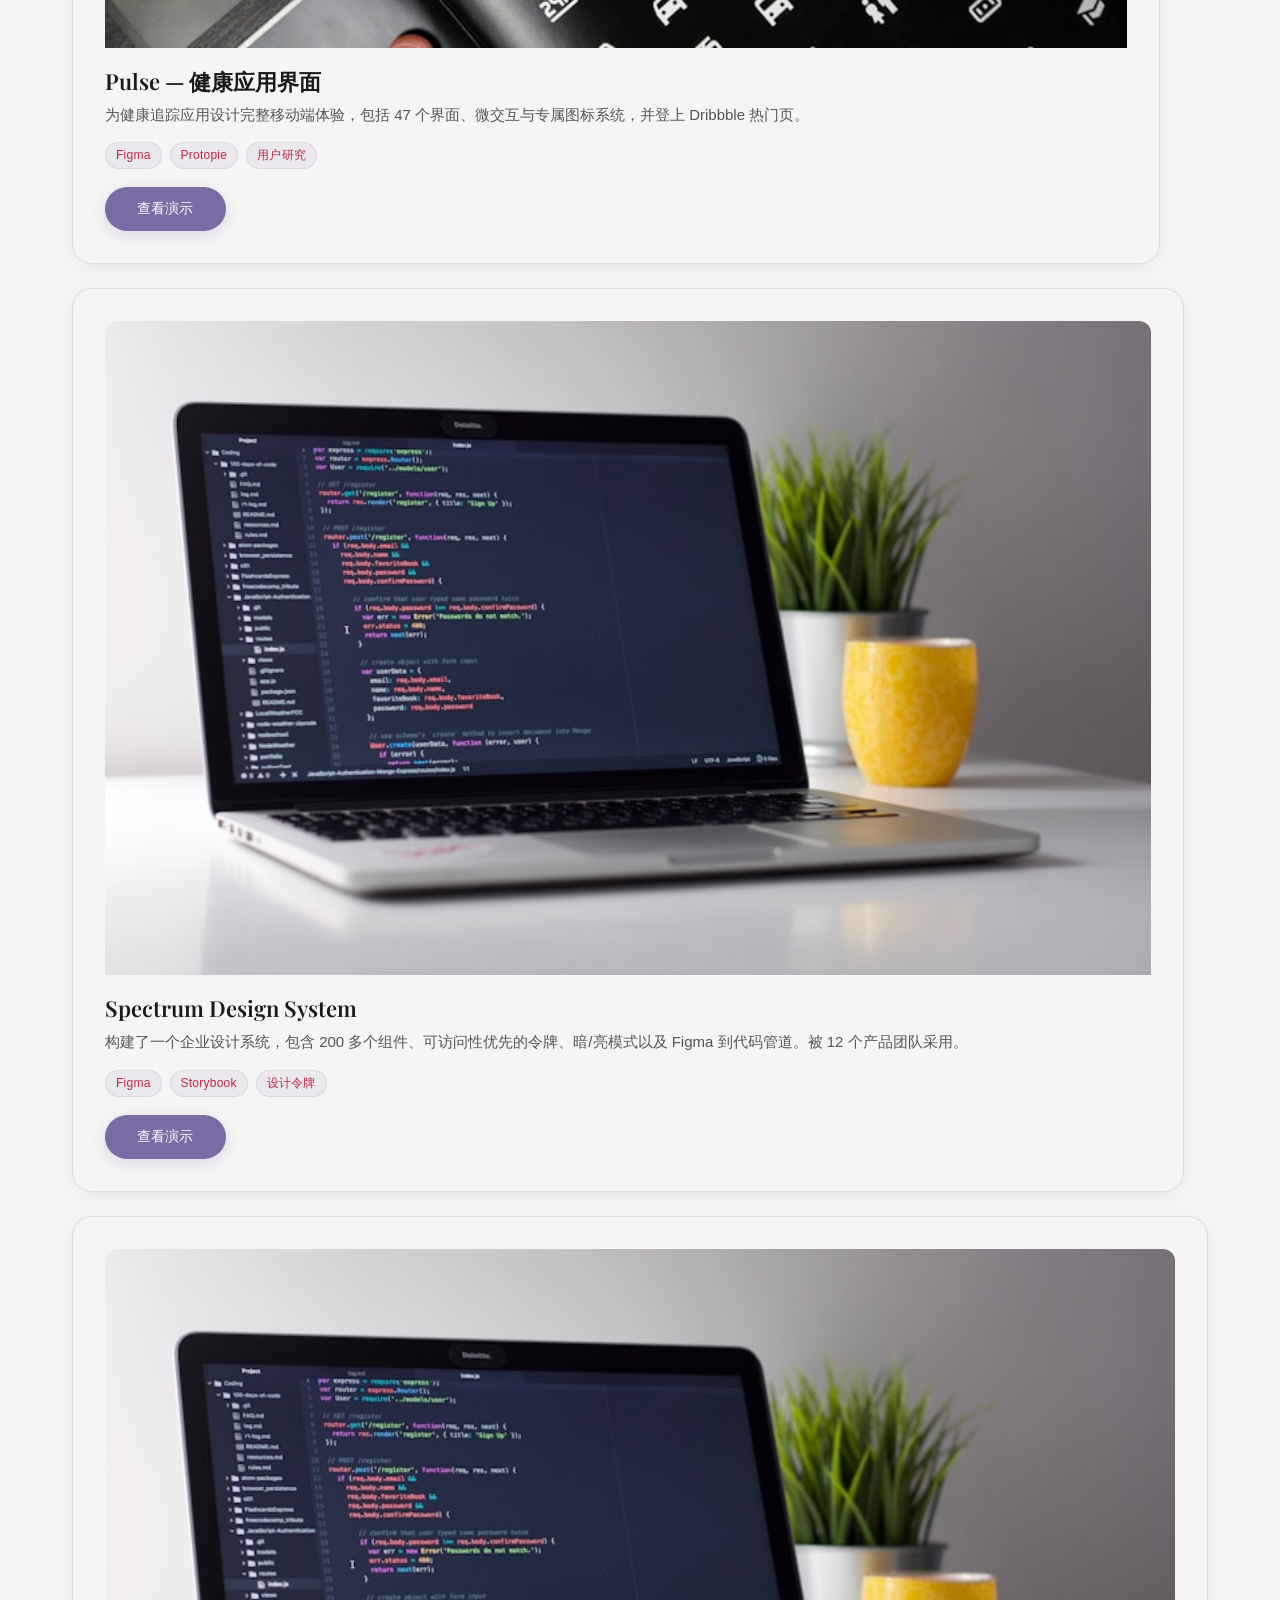
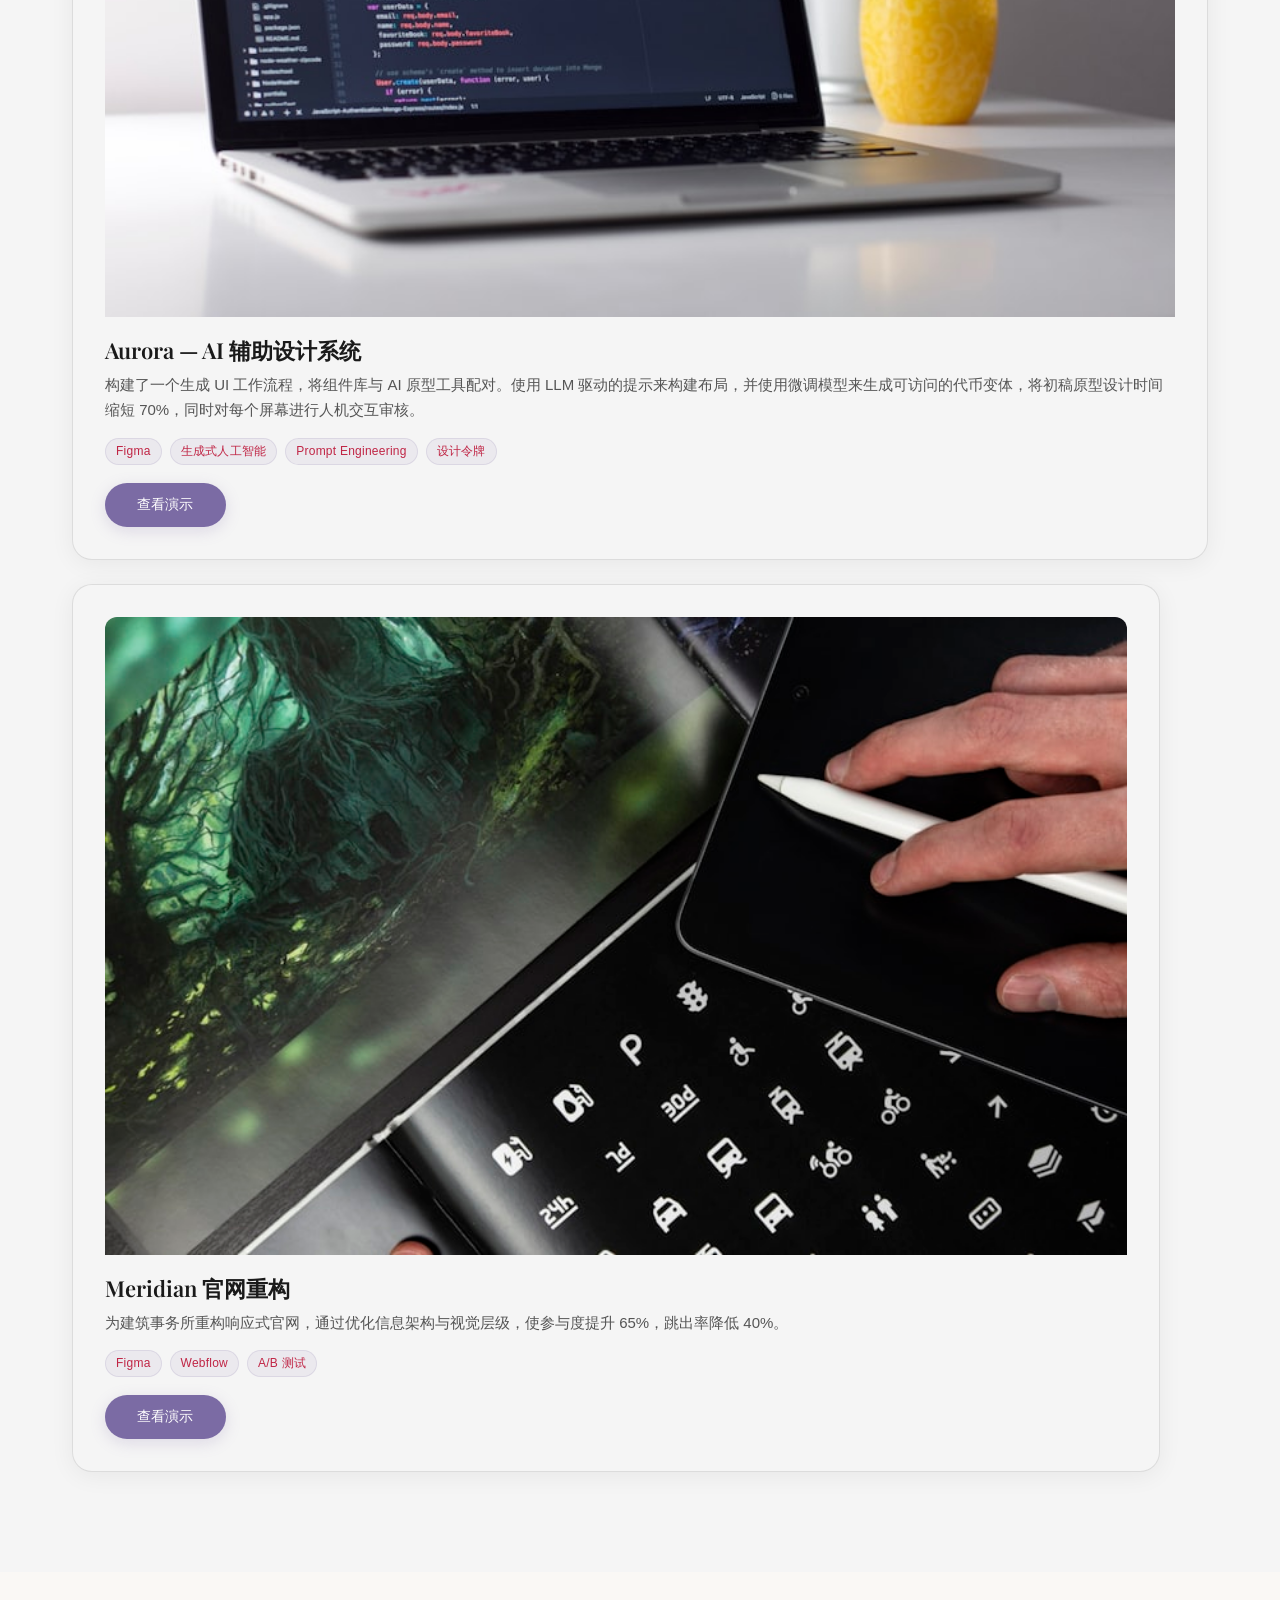
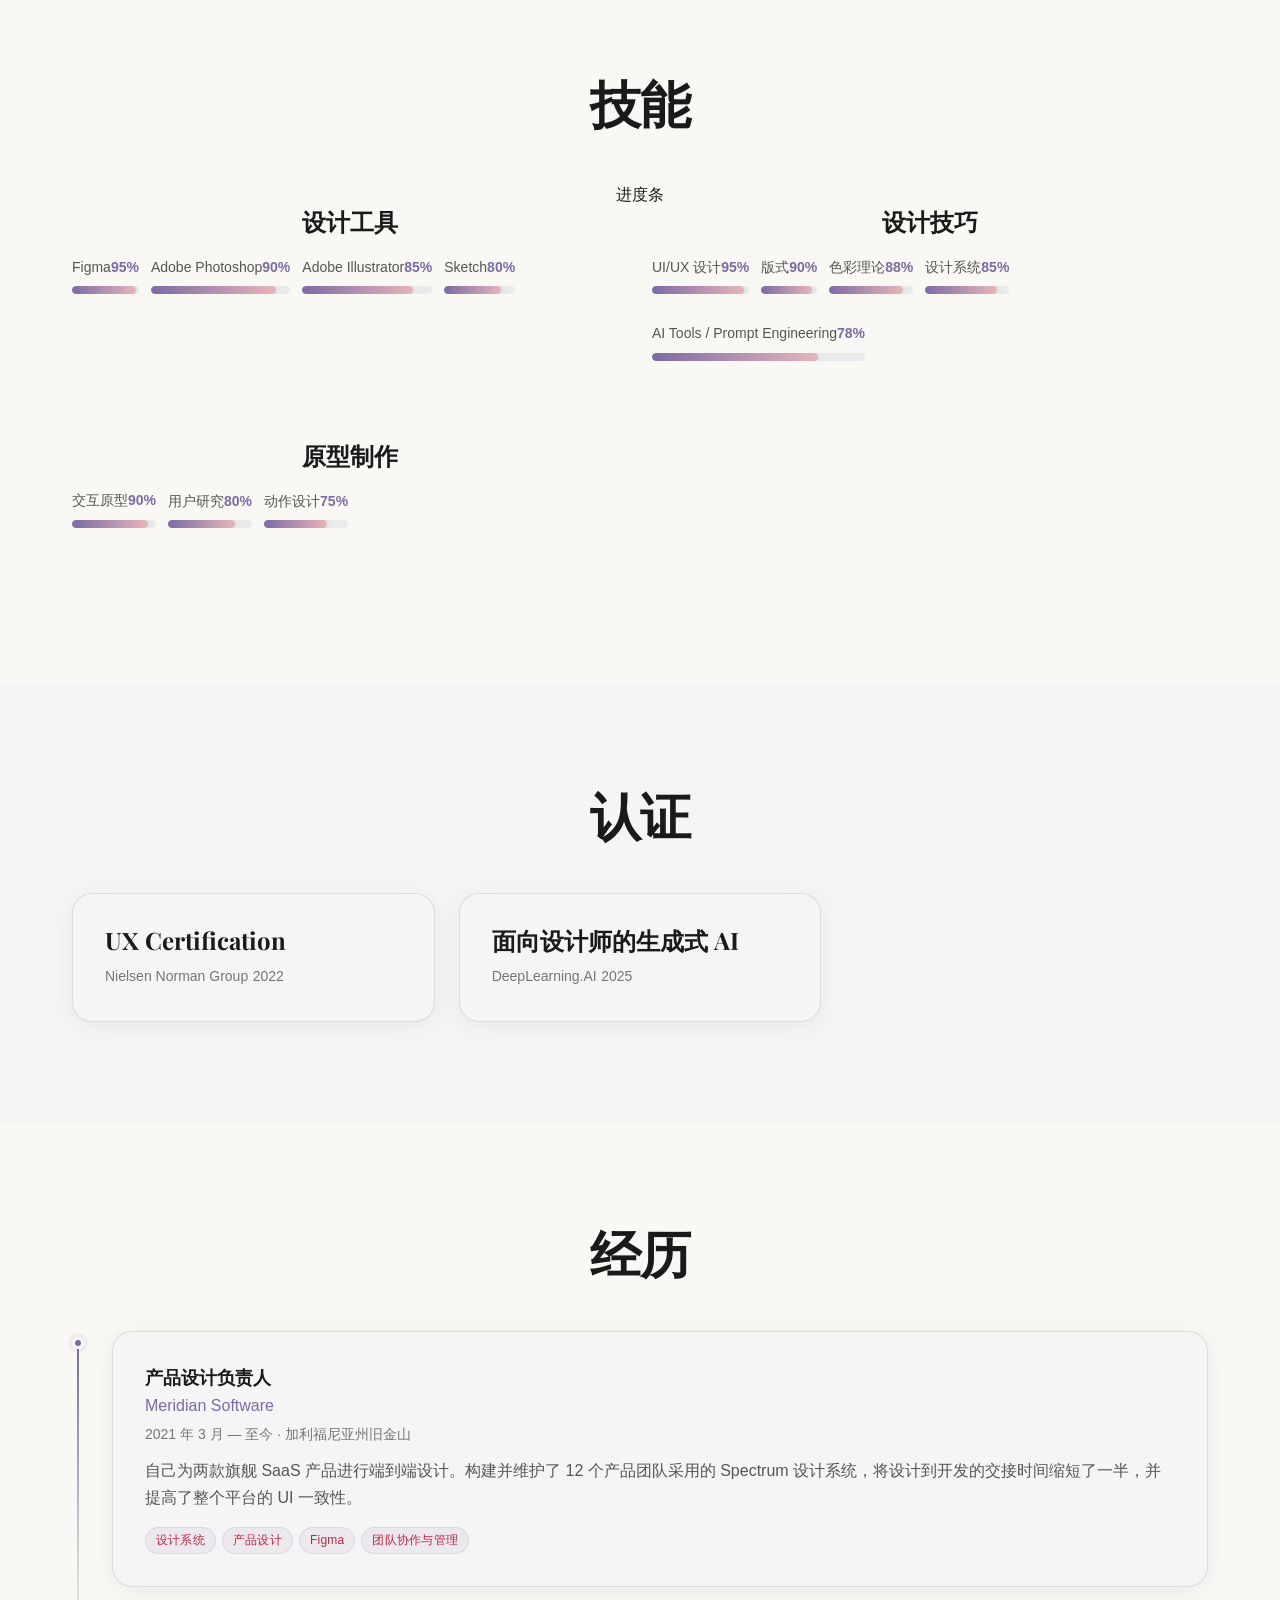
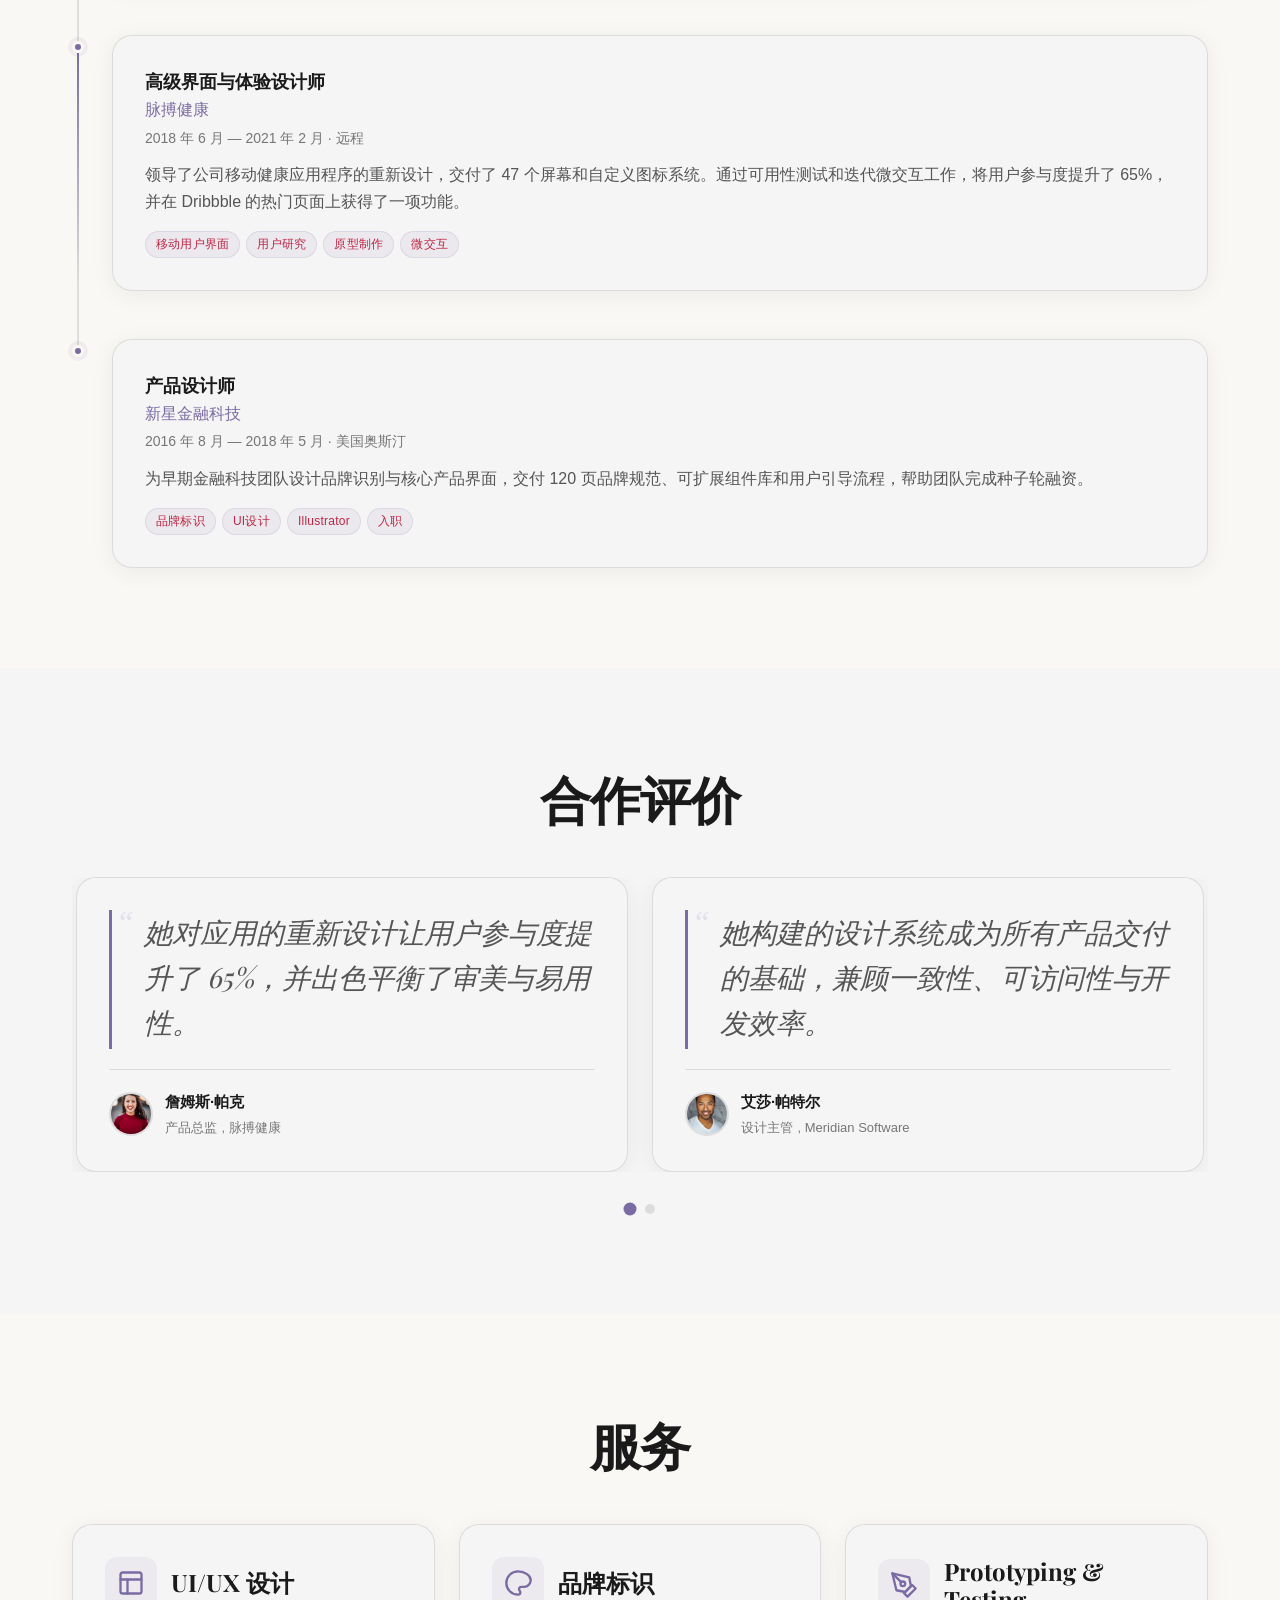
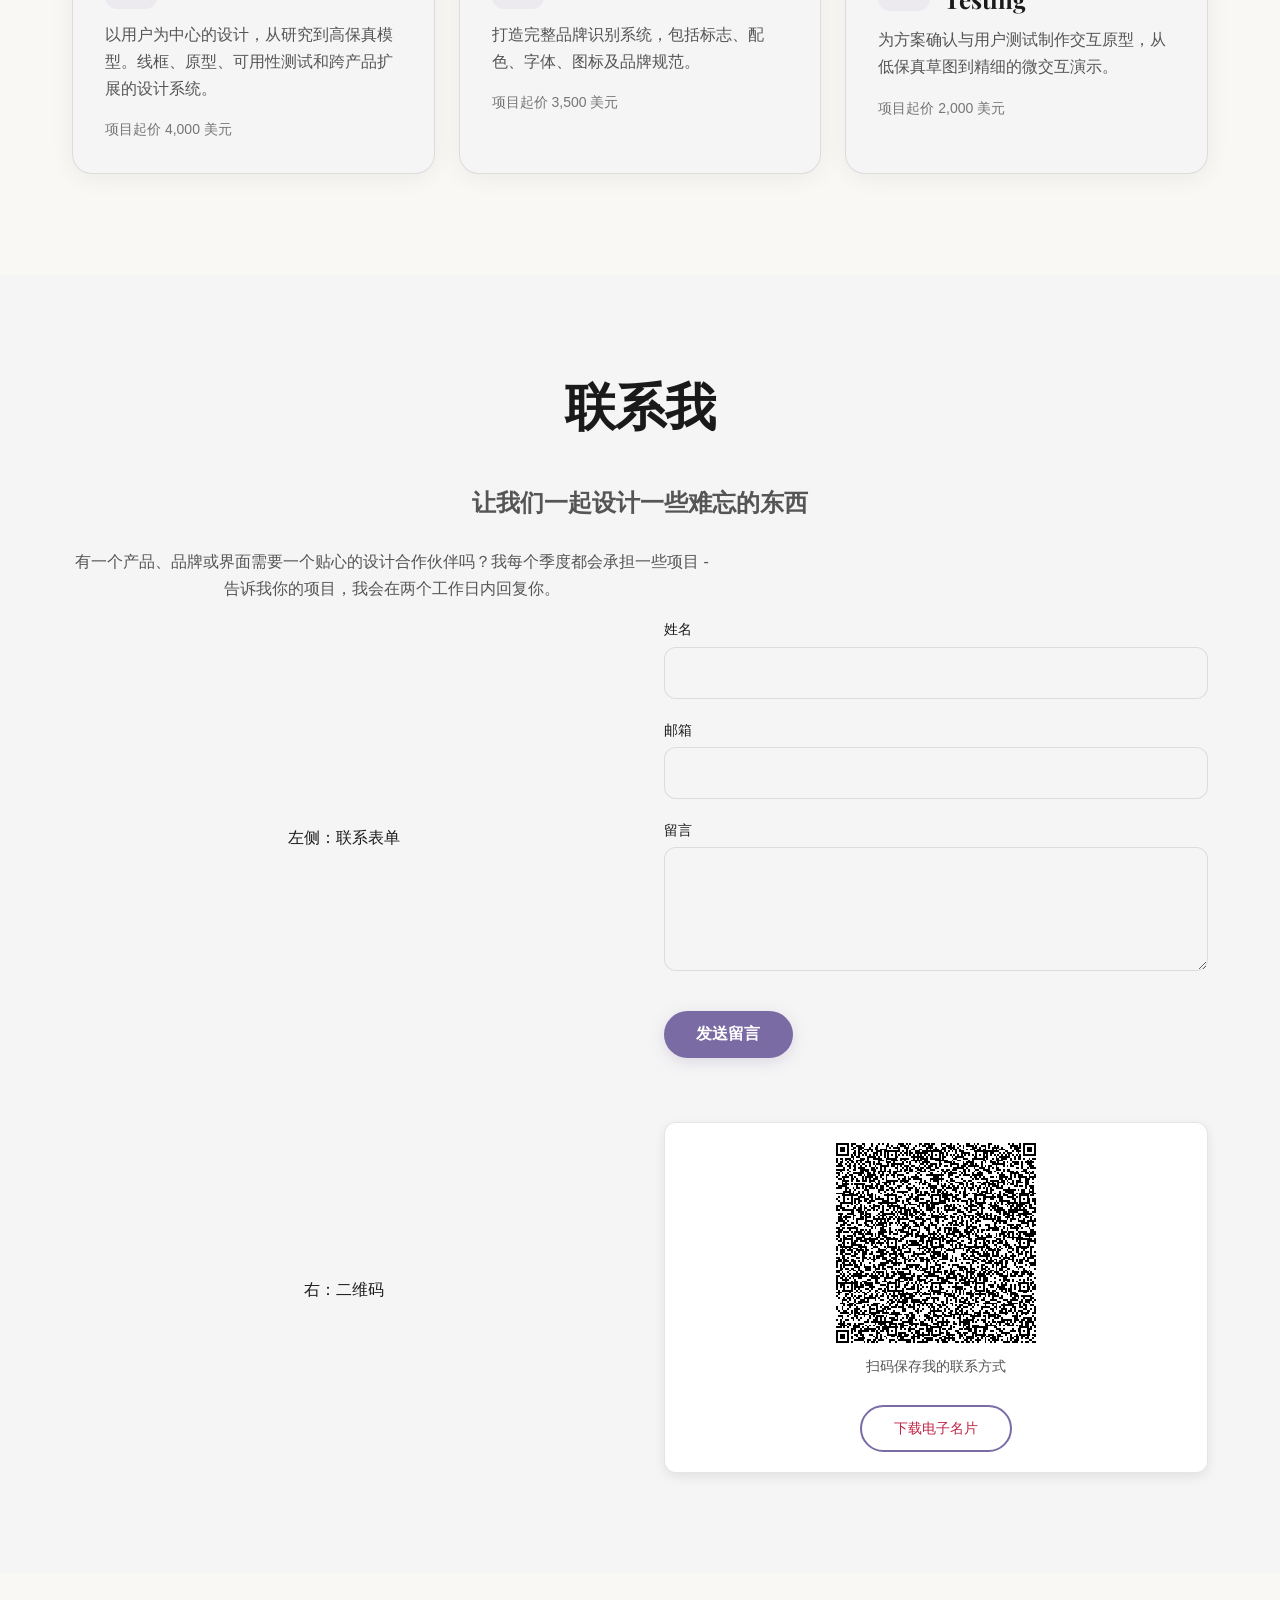
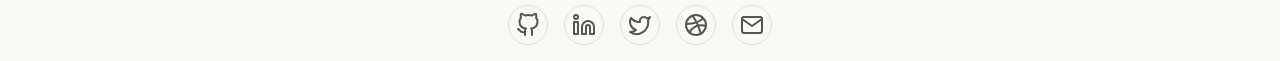
<file: services/ui-design/v2.html>
<html lang="zh-CN">
<head>
<meta charset="utf-8"/>
<meta content="width=device-width, initial-scale=1" name="viewport"/>
<script id="animfolio-theme-bootstrap">
(function(){
  var scheme='light';
  try { var saved=localStorage.getItem('animfolio_theme'); if(saved==='dark'||saved==='light') scheme=saved; } catch(e) {}
  document.documentElement.setAttribute('data-animfolio-pre-theme',scheme);
  document.documentElement.classList.add('animfolio-theme-booting');
  window.__animfolioInitialTheme=scheme;
})();
</script>
<style id="animfolio-theme-bootstrap-style">
html[data-animfolio-pre-theme="dark"],html[data-animfolio-pre-theme="dark"] body{background:#1a1a1a;color:#f0ece8}
html[data-animfolio-pre-theme="light"],html[data-animfolio-pre-theme="light"] body{background:#faf8f5;color:#1a1a1a}
html.animfolio-theme-booting .animfolio-container,html.animfolio-theme-booting .animfolio-container *{transition:none!important}
</style>

<title>这里是姓名作品集 — 薰衣草之梦</title>
<meta content="这里是姓名 — 界面与体验设计。" name="description"/>
<style>
@font-face { font-family: 'Playfair Display'; font-style: normal; font-weight: 400 900; font-display: swap; src: url('./assets/fonts/playfair-display-latin.woff2') format('woff2'); }
@font-face { font-family: 'JetBrains Mono'; font-style: normal; font-weight: 400 700; font-display: swap; src: url('./assets/fonts/jetbrains-mono-latin.woff2') format('woff2'); }

/*# sourceURL=animfolio-fonts-local-inline-css */
</style>
<link href="./assets/css/animfolio-base.css" rel="stylesheet"/>
<link href="./assets/css/animfolio-animations.css" rel="stylesheet"/>
<link href="./assets/css/animfolio-nav.css" rel="stylesheet"/>
<link href="./assets/css/animfolio-contact.css" rel="stylesheet"/>
<link href="./assets/css/animfolio-gallery.css" rel="stylesheet"/>
<link href="./assets/css/animfolio-qr.css" rel="stylesheet"/>
<link href="./assets/css/animfolio-print.css" media="print" rel="stylesheet"/>
<link href="./assets/css/format.css" rel="stylesheet"/>
<style id="animfolio-theme-vars">
.animfolio-container {
	--animfolio-accent: #7B6BA4 !important;
	--animfolio-accent-hover: #71619a !important;
	--animfolio-accent-light: rgba(123, 107, 164, 0.1) !important;
	--animfolio-accent-subtle: rgba(123, 107, 164, 0.12) !important;
	--animfolio-accent-shadow: rgba(123, 107, 164, 0.3) !important;
	--animfolio-accent-glow: rgba(123, 107, 164, 0.5) !important;
	--animfolio-secondary: #E8B4BC !important;
	--animfolio-secondary-hover: #deaab2 !important;
	--animfolio-secondary-light: rgba(232, 180, 188, 0.1) !important;
	--animfolio-on-accent: #ffffff !important;
	--animfolio-on-secondary: #14110f !important;
	--animfolio-bg: #1a1a1a;
	--animfolio-bg-secondary: #f0ece8;
	--animfolio-bg-tertiary: #1e1e1e;
	--animfolio-text: #f0ece8;
	--animfolio-text-secondary: #a0a0a0;
	--animfolio-text-muted: #8a8a8a;
	--animfolio-border: rgba(255, 255, 255, 0.1);
	--animfolio-border-strong: rgba(255, 255, 255, 0.2);
	--animfolio-surface: #1a1a1a;
	--animfolio-surface-hover: #222222;
	--animfolio-overlay: rgba(0, 0, 0, 0.75);
	--animfolio-success: #22c55e;
	--animfolio-warning: #f59e0b;
	--animfolio-error: #ef4444;
	--animfolio-info: #3b82f6;
	--animfolio-font-heading: 'Playfair Display', -apple-system, BlinkMacSystemFont, sans-serif;
	--animfolio-font-body: 'DM Sans', -apple-system, BlinkMacSystemFont, sans-serif;
	--animfolio-font-mono: 'JetBrains Mono', 'Fira Code', 'Consolas', monospace;
	--animfolio-font-size-base: 16px;
	--animfolio-font-size-h1: clamp(2.5rem, 5vw, 4rem);
	--animfolio-font-size-h2: clamp(1.75rem, 3.5vw, 2.5rem);
	--animfolio-font-size-h3: 1.5rem;
	--animfolio-font-size-h4: 1.25rem;
	--animfolio-font-weight-bold: 700;
	--animfolio-font-weight-medium: 500;
	--animfolio-line-height: 1.6;
	--animfolio-letter-spacing: 0em;
	--animfolio-container-width: 1200px;
	--animfolio-section-spacing: 100px;
	--animfolio-radius: 12px;
	--animfolio-radius-sm: 6px;
	--animfolio-radius-lg: 16px;
	--animfolio-shadow-sm: 0 1px 2px rgba(0, 0, 0, 0.1);
	--animfolio-shadow-md: 0 4px 12px rgba(0, 0, 0, 0.15);
	--animfolio-shadow-lg: 0 10px 30px rgba(0, 0, 0, 0.2);
	--animfolio-shadow-xl: 0 20px 50px rgba(0, 0, 0, 0.3);
	--animfolio-duration: 0.6s;
	--animfolio-delay: 0s;
	--animfolio-easing: cubic-bezier(0.4, 0, 0.2, 1);
	--animfolio-easing-bounce: cubic-bezier(0.34, 1.56, 0.64, 1);
	--animfolio-stagger: 0.1s;
	--animfolio-transition-fast: 150ms ease;
	--animfolio-transition-normal: 300ms ease;
	--animfolio-transition-slow: 500ms ease;
	--animfolio-z-base: 1;
	--animfolio-z-dropdown: 100;
	--animfolio-z-sticky: 200;
	--animfolio-z-nav: 300;
	--animfolio-z-modal: 400;
	--animfolio-z-lightbox: 500;
	--animfolio-z-tooltip: 600;
	--animfolio-z-cursor: 700;
}
.animfolio-container--light, .animfolio-container[data-animfolio-scheme="light"] {
	--animfolio-bg: #faf8f5;
	--animfolio-bg-secondary: #f5f5f5;
	--animfolio-bg-tertiary: #ebebeb;
	--animfolio-text: #1a1a1a;
	--animfolio-text-secondary: #555555;
	--animfolio-text-muted: #767676;
	--animfolio-border: rgba(0, 0, 0, 0.1);
	--animfolio-border-strong: rgba(0, 0, 0, 0.2);
	--animfolio-surface: #ffffff;
	--animfolio-surface-hover: #f9f9f9;
	--animfolio-overlay: rgba(0, 0, 0, 0.5);
	--animfolio-shadow-sm: 0 1px 2px rgba(0, 0, 0, 0.05);
	--animfolio-shadow-md: 0 4px 12px rgba(0, 0, 0, 0.08);
	--animfolio-shadow-lg: 0 10px 30px rgba(0, 0, 0, 0.1);
	--animfolio-shadow-xl: 0 20px 50px rgba(0, 0, 0, 0.15);
	--animfolio-accent-light: rgba(123, 107, 164, 0.08) !important;
	--animfolio-accent-subtle: rgba(123, 107, 164, 0.05) !important;
	--animfolio-accent-shadow: rgba(123, 107, 164, 0.2) !important;
	--animfolio-accent-glow: rgba(123, 107, 164, 0.15) !important;
	--animfolio-on-accent: #ffffff !important;
	--animfolio-on-secondary: #14110f !important;
}
@media (prefers-color-scheme: light) {
	.animfolio-container--auto {
		--animfolio-bg: #faf8f5;
		--animfolio-bg-secondary: #f5f5f5;
		--animfolio-bg-tertiary: #ebebeb;
		--animfolio-text: #1a1a1a;
		--animfolio-text-secondary: #555555;
		--animfolio-text-muted: #767676;
		--animfolio-border: rgba(0, 0, 0, 0.1);
		--animfolio-border-strong: rgba(0, 0, 0, 0.2);
		--animfolio-surface: #ffffff;
		--animfolio-surface-hover: #f9f9f9;
		--animfolio-overlay: rgba(0, 0, 0, 0.5);
		--animfolio-shadow-sm: 0 1px 2px rgba(0, 0, 0, 0.05);
		--animfolio-shadow-md: 0 4px 12px rgba(0, 0, 0, 0.08);
		--animfolio-shadow-lg: 0 10px 30px rgba(0, 0, 0, 0.1);
		--animfolio-shadow-xl: 0 20px 50px rgba(0, 0, 0, 0.15);
		--animfolio-accent-light: rgba(123, 107, 164, 0.08) !important;
		--animfolio-accent-subtle: rgba(123, 107, 164, 0.05) !important;
		--animfolio-accent-shadow: rgba(123, 107, 164, 0.2) !important;
		--animfolio-accent-glow: rgba(123, 107, 164, 0.15) !important;
		--animfolio-on-accent: #ffffff !important;
		--animfolio-on-secondary: #14110f !important;
	}
}

.animfolio-container *,.animfolio-container *::before,.animfolio-container *::after{box-sizing:border-box}html{scroll-behavior:smooth;-webkit-font-smoothing:antialiased;-moz-osx-font-smoothing:grayscale}body{margin:0;padding:0;background:#faf8f5;color:#1a1a1a;font-family:var(--animfolio-font-body,'Inter',-apple-system,BlinkMacSystemFont,'Segoe UI',sans-serif);font-size:var(--animfolio-font-size-base,16px);line-height:var(--animfolio-line-height,1.6);overflow-x:hidden}body.admin-bar{padding-top:32px}body.admin-bar .animfolio-nav--sticky{top:32px}@media screen and (max-width:782px){body.admin-bar{padding-top:46px}body.admin-bar .animfolio-nav--sticky{top:46px}}.wp-site-blocks,.entry-content,.page-content,.post-content{all:unset;display:block}
/*# sourceURL=animfolio-base-inline-css */
</style>
<script>
document.documentElement.className+=" animfolio-js";(function(){function r(){if(window.animfolio&&window.animfolio._initialized){return;}var e=document.querySelectorAll("[data-animfolio-animate]:not(.animfolio-visible),.animfolio-stagger__item:not(.animfolio-visible)");for(var i=0;i<e.length;i++){e[i].classList.add("animfolio-visible");}}if(document.readyState==="complete"){setTimeout(r,1500);}else{window.addEventListener("load",function(){setTimeout(r,1500);});}setTimeout(r,4000);})();
//# sourceURL=animfolio-failsafe-js-after
</script>
<style>.service-back{position:fixed;left:22px;bottom:22px;z-index:99999;padding:12px 18px;border-radius:999px;background:rgba(20,20,24,.82);color:#fff;text-decoration:none;font:600 14px/1 system-ui;backdrop-filter:blur(12px);box-shadow:0 8px 25px rgba(0,0,0,.18)}</style><link href="../service-language.css?v=6" rel="stylesheet"/></head>
<body><button aria-label="切换为英文" aria-pressed="true" class="service-language-toggle" data-language="zh" type="button"><span aria-hidden="true" class="service-language-symbol">中</span></button><a aria-label="返回个人主页服务模块" class="service-back" href="../../#services">← 返回主页</a>
<script>window.ANIMFOLIO_CONTACT_EMAIL = "you@example.com";</script>
<div class="animfolio-container animfolio-container--light animfolio-container--format-02 animfolio-container--one-page" data-animfolio-format="format-02-designer" data-animfolio-intensity="medium" data-animfolio-scheme="light"><script id="animfolio-theme-apply">(function(){var c=document.currentScript.parentElement,s=window.__animfolioInitialTheme||c.getAttribute('data-animfolio-scheme');c.setAttribute('data-animfolio-scheme',s);c.classList.remove('animfolio-container--dark','animfolio-container--light');c.classList.add('animfolio-container--'+s);requestAnimationFrame(function(){requestAnimationFrame(function(){document.documentElement.classList.remove('animfolio-theme-booting')})})})();</script><a class="animfolio-skip-link" href="#hero">跳到主要内容</a><nav aria-label="作品集导航" class="animfolio-nav animfolio-nav--horizontal animfolio-nav--sticky" role="navigation"><a class="animfolio-nav__logo" href="#hero">这里是姓名</a><button aria-controls="animfolio-nav-menu" aria-expanded="false" aria-label="切换导航" class="animfolio-nav__toggle"><span aria-hidden="true" class="animfolio-nav__toggle-bar"></span><span aria-hidden="true" class="animfolio-nav__toggle-bar"></span><span aria-hidden="true" class="animfolio-nav__toggle-bar"></span></button><ul class="animfolio-nav__list" id="animfolio-nav-menu"><li class="animfolio-nav__item"><a class="animfolio-nav__link" data-animfolio-section="hero" href="#hero">首页</a></li><li class="animfolio-nav__item"><a class="animfolio-nav__link" data-animfolio-section="about" href="#about">关于</a></li><li class="animfolio-nav__item"><a class="animfolio-nav__link" data-animfolio-section="projects" href="#projects">项目</a></li><li class="animfolio-nav__item"><a class="animfolio-nav__link" data-animfolio-section="skills" href="#skills">技能</a></li><li class="animfolio-nav__item"><a class="animfolio-nav__link" data-animfolio-section="achievements" href="#achievements">成就</a></li><li class="animfolio-nav__item"><a class="animfolio-nav__link" data-animfolio-section="experience" href="#experience">经历</a></li><li class="animfolio-nav__item"><a class="animfolio-nav__link" data-animfolio-section="testimonials" href="#testimonials">评价</a></li><li class="animfolio-nav__item"><a class="animfolio-nav__link" data-animfolio-section="services" href="#services">服务</a></li><li class="animfolio-nav__item"><a class="animfolio-nav__link" data-animfolio-section="contact" href="#contact">联系</a></li></ul><button aria-label="切换明暗模式" class="animfolio-theme-toggle"><span aria-hidden="true" class="animfolio-theme-toggle__icon animfolio-theme-toggle__icon--sun"><svg fill="none" height="20" stroke="currentColor" stroke-linecap="round" stroke-linejoin="round" stroke-width="2" viewbox="0 0 24 24" width="20"><circle cx="12" cy="12" r="5"></circle><line x1="12" x2="12" y1="1" y2="3"></line><line x1="12" x2="12" y1="21" y2="23"></line><line x1="4.22" x2="5.64" y1="4.22" y2="5.64"></line><line x1="18.36" x2="19.78" y1="18.36" y2="19.78"></line><line x1="1" x2="3" y1="12" y2="12"></line><line x1="21" x2="23" y1="12" y2="12"></line><line x1="4.22" x2="5.64" y1="19.78" y2="18.36"></line><line x1="18.36" x2="19.78" y1="5.64" y2="4.22"></line></svg></span><span aria-hidden="true" class="animfolio-theme-toggle__icon animfolio-theme-toggle__icon--moon"><svg fill="none" height="20" stroke="currentColor" stroke-linecap="round" stroke-linejoin="round" stroke-width="2" viewbox="0 0 24 24" width="20"><path d="M21 12.79A9 9 0 1111.21 3 7 7 0 0021 12.79z"></path></svg></span></button></nav><section class="animfolio-section animfolio-section--hero animfolio-section--align-center" data-animfolio-section="hero" id="hero"><div class="animfolio-inner">
<div class="animfolio-hero">
<div class="animfolio-hero__content">
<h1 class="animfolio-hero__name" data-animfolio-animate="fade-up">这里是姓名</h1>
<h2 class="animfolio-hero__title" data-animfolio-animate="fade-up" data-animfolio-delay="0.1">界面与体验设计</h2>
<div class="animfolio-hero__subtitle animfolio-hero__typed" data-animfolio-animate="fade-up" data-animfolio-delay="0.2" data-animfolio-typed='["我打造清晰、美观且易用的数字体验。", "我把想法转化为有逻辑的视觉叙事。", "我带着目标与热情进行设计。"]'>我打造清晰、美观且易用的数字体验。</div>
<div class="animfolio-hero__cta" data-animfolio-animate="fade-up" data-animfolio-delay="0.3">
<a class="animfolio-button animfolio-button--primary animfolio-hero__cta-primary" href="#projects">
						查看作品					</a>
<a class="animfolio-button animfolio-button--secondary animfolio-hero__cta-secondary" href="#contact">
						联系我					</a>
</div>
<div class="animfolio-hero__social animfolio-social-icons animfolio-social-icons--outline" data-animfolio-animate="fade-up" data-animfolio-delay="0.4">
<a aria-label="Github" href="https://github.com/yourusername" rel="noopener noreferrer" target="_blank">
<svg aria-hidden="true" fill="none" height="24" stroke="currentColor" stroke-linecap="round" stroke-linejoin="round" stroke-width="2" viewbox="0 0 24 24" width="24" xmlns="http://www.w3.org/2000/svg"><path d="M9 19c-5 1.5-5-2.5-7-3m14 6v-3.87a3.37 3.37 0 0 0-.94-2.61c3.14-.35 6.44-1.54 6.44-7A5.44 5.44 0 0 0 20 4.77 5.07 5.07 0 0 0 19.91 1S18.73.65 16 2.48a13.38 13.38 0 0 0-7 0C6.27.65 5.09 1 5.09 1A5.07 5.07 0 0 0 5 4.77a5.44 5.44 0 0 0-1.5 3.78c0 5.42 3.3 6.61 6.44 7A3.37 3.37 0 0 0 9 18.13V22"></path></svg> <span class="animfolio-social__label">Github</span>
</a>
<a aria-label="领英" href="https://linkedin.com/in/yourusername" rel="noopener noreferrer" target="_blank">
<svg aria-hidden="true" fill="none" height="24" stroke="currentColor" stroke-linecap="round" stroke-linejoin="round" stroke-width="2" viewbox="0 0 24 24" width="24" xmlns="http://www.w3.org/2000/svg"><path d="M16 8a6 6 0 0 1 6 6v7h-4v-7a2 2 0 0 0-2-2 2 2 0 0 0-2 2v7h-4v-7a6 6 0 0 1 6-6z"></path><rect height="12" width="4" x="2" y="9"></rect><circle cx="4" cy="4" r="2"></circle></svg> <span class="animfolio-social__label">领英</span>
</a>
<a aria-label="推特" href="https://twitter.com/yourusername" rel="noopener noreferrer" target="_blank">
<svg aria-hidden="true" fill="none" height="24" stroke="currentColor" stroke-linecap="round" stroke-linejoin="round" stroke-width="2" viewbox="0 0 24 24" width="24" xmlns="http://www.w3.org/2000/svg"><path d="M22 4s-.7 2.1-2 3.4c1.6 10-9.4 17.3-18 11.6 2.2.1 4.4-.6 6-2C3 15.5.5 9.6 3 5c2.2 2.6 5.6 4.1 9 4-.9-4.2 4-6.6 7-3.8 1.1 0 3-1.2 3-1.2z"></path></svg> <span class="animfolio-social__label">推特</span>
</a>
<a aria-label="运球" href="https://dribbble.com/yourusername" rel="noopener noreferrer" target="_blank">
<svg aria-hidden="true" fill="none" height="24" stroke="currentColor" stroke-linecap="round" stroke-linejoin="round" stroke-width="2" viewbox="0 0 24 24" width="24" xmlns="http://www.w3.org/2000/svg"><circle cx="12" cy="12" r="10"></circle><path d="M8.56 2.75c4.37 6.03 6.02 9.42 8.03 17.72m2.54-15.38c-3.72 4.35-8.94 5.66-16.88 5.85m19.5 1.9c-3.5-.93-6.63-.82-8.94 0-2.58.92-5.01 2.86-7.44 6.32"></path></svg> <span class="animfolio-social__label">运球</span>
</a>
<a aria-label="邮箱" href="mailto:hello@yourdomain.com" rel="noopener noreferrer" target="_blank">
<svg aria-hidden="true" fill="none" height="24" stroke="currentColor" stroke-linecap="round" stroke-linejoin="round" stroke-width="2" viewbox="0 0 24 24" width="24" xmlns="http://www.w3.org/2000/svg"><path d="M4 4h16c1.1 0 2 .9 2 2v12c0 1.1-.9 2-2 2H4c-1.1 0-2-.9-2-2V6c0-1.1.9-2 2-2z"></path><polyline points="22,6 12,13 2,6"></polyline></svg> <span class="animfolio-social__label">邮箱</span>
</a>
</div>
</div>
</div>
</div><!-- .animfolio-inner --></section><section class="animfolio-section animfolio-section--about animfolio-section--align-center" data-animfolio-section="about" id="about"><div class="animfolio-inner"><div class="animfolio-section__header"><h2 class="animfolio-section__title">关于</h2></div><div class="animfolio-about" data-animfolio-animate="fade-up">
<div class="animfolio-about__bio">我是一名 UI/UX 设计师，相信伟大的设计是无形的。凭借在初创公司和企业中 7 年的经验，我专注于创建用户喜爱且开发人员可以实际实施的设计系统和产品体验。我着迷于美学和可用性的交集。</div>
<div class="animfolio-about__fun-facts animfolio-stagger" data-animfolio-stagger="0.1">
<div class="animfolio-about__fun-fact animfolio-stagger__item">
					我已经重新设计了自己的作品集 14 次				</div>
<div class="animfolio-about__fun-fact animfolio-stagger__item">
					我的 Figma 文件整理本身就是一件作品				</div>
<div class="animfolio-about__fun-fact animfolio-stagger__item">
					我对圆角尺寸有一套自己的坚持				</div>
<div class="animfolio-about__fun-fact animfolio-stagger__item">
					我发现餐厅菜单上的字距调整问题				</div>
</div>
</div>
</div><!-- .animfolio-inner --></section><section class="animfolio-section animfolio-section--projects animfolio-section--align-center" data-animfolio-section="projects" id="projects"><div class="animfolio-inner"><div class="animfolio-section__header"><h2 class="animfolio-section__title">精选项目</h2></div>
<div class="animfolio-grid animfolio-grid--2 animfolio-stagger" data-animfolio-stagger="0.15">
<div class="animfolio-project animfolio-card animfolio-card--bordered animfolio-stagger__item">
<img alt="Nova 品牌重塑" class="animfolio-project__image" decoding="async" height="400" loading="lazy" src="./assets/images/project-design.jpg" width="600"/>
<h3 class="animfolio-project__title animfolio-card__title">Nova 品牌重塑</h3>
<p class="animfolio-project__description">为金融科技初创团队完成品牌升级，涵盖标志、配色、字体、插画风格及 120 页完整品牌规范。</p>
<div class="animfolio-project__stack animfolio-card__tags">
<span class="animfolio-card__tag">Figma</span>
<span class="animfolio-card__tag">Illustrator</span>
<span class="animfolio-card__tag">品牌战略</span>
</div>
<div class="animfolio-project__links animfolio-card__footer">
<a class="animfolio-button animfolio-button--primary" href="#" rel="noopener noreferrer" target="_blank">
						查看演示					</a>
</div>
</div>
<div class="animfolio-project animfolio-card animfolio-card--bordered animfolio-stagger__item">
<img alt="Pulse — 健康应用界面" class="animfolio-project__image" decoding="async" height="400" loading="lazy" src="./assets/images/project-design.jpg" width="600"/>
<h3 class="animfolio-project__title animfolio-card__title">Pulse — 健康应用界面</h3>
<p class="animfolio-project__description">为健康追踪应用设计完整移动端体验，包括 47 个界面、微交互与专属图标系统，并登上 Dribbble 热门页。</p>
<div class="animfolio-project__stack animfolio-card__tags">
<span class="animfolio-card__tag">Figma</span>
<span class="animfolio-card__tag">Protopie</span>
<span class="animfolio-card__tag">用户研究</span>
</div>
<div class="animfolio-project__links animfolio-card__footer">
<a class="animfolio-button animfolio-button--primary" href="#" rel="noopener noreferrer" target="_blank">
						查看演示					</a>
</div>
</div>
<div class="animfolio-project animfolio-card animfolio-card--bordered animfolio-stagger__item">
<img alt="Spectrum Design System" class="animfolio-project__image" decoding="async" height="400" loading="lazy" src="./assets/images/project-tech.jpg" width="600"/>
<h3 class="animfolio-project__title animfolio-card__title">Spectrum Design System</h3>
<p class="animfolio-project__description">构建了一个企业设计系统，包含 200 多个组件、可访问性优先的令牌、暗/亮模式以及 Figma 到代码管道。被 12 个产品团队采用。</p>
<div class="animfolio-project__stack animfolio-card__tags">
<span class="animfolio-card__tag">Figma</span>
<span class="animfolio-card__tag">Storybook</span>
<span class="animfolio-card__tag">设计令牌</span>
</div>
<div class="animfolio-project__links animfolio-card__footer">
<a class="animfolio-button animfolio-button--primary" href="#" rel="noopener noreferrer" target="_blank">
						查看演示					</a>
</div>
</div>
<div class="animfolio-project animfolio-card animfolio-card--bordered animfolio-stagger__item">
<img alt="Aurora — AI 辅助设计系统" class="animfolio-project__image" decoding="async" height="400" loading="lazy" src="./assets/images/project-tech.jpg" width="600"/>
<h3 class="animfolio-project__title animfolio-card__title">Aurora — AI 辅助设计系统</h3>
<p class="animfolio-project__description">构建了一个生成 UI 工作流程，将组件库与 AI 原型工具配对。使用 LLM 驱动的提示来构建布局，并使用微调模型来生成可访问的代币变体，将初稿原型设计时间缩短 70%，同时对每个屏幕进行人机交互审核。</p>
<div class="animfolio-project__stack animfolio-card__tags">
<span class="animfolio-card__tag">Figma</span>
<span class="animfolio-card__tag">生成式人工智能</span>
<span class="animfolio-card__tag">Prompt Engineering</span>
<span class="animfolio-card__tag">设计令牌</span>
</div>
<div class="animfolio-project__links animfolio-card__footer">
<a class="animfolio-button animfolio-button--primary" href="#" rel="noopener noreferrer" target="_blank">
						查看演示					</a>
</div>
</div>
<div class="animfolio-project animfolio-card animfolio-card--bordered animfolio-stagger__item">
<img alt="Meridian 官网重构" class="animfolio-project__image" decoding="async" height="400" loading="lazy" src="./assets/images/project-design.jpg" width="600"/>
<h3 class="animfolio-project__title animfolio-card__title">Meridian 官网重构</h3>
<p class="animfolio-project__description">为建筑事务所重构响应式官网，通过优化信息架构与视觉层级，使参与度提升 65%，跳出率降低 40%。</p>
<div class="animfolio-project__stack animfolio-card__tags">
<span class="animfolio-card__tag">Figma</span>
<span class="animfolio-card__tag">Webflow</span>
<span class="animfolio-card__tag">A/B 测试</span>
</div>
<div class="animfolio-project__links animfolio-card__footer">
<a class="animfolio-button animfolio-button--primary" href="#" rel="noopener noreferrer" target="_blank">
						查看演示					</a>
</div>
</div>
</div>
</div><!-- .animfolio-inner --></section><section class="animfolio-section animfolio-section--skills animfolio-section--align-center" data-animfolio-section="skills" id="skills"><div class="animfolio-inner"><div class="animfolio-section__header"><h2 class="animfolio-section__title">技能</h2></div>
<div class="animfolio-skills animfolio-skills--bars" data-animfolio-animate="fade-up">
 进度条 
<div class="animfolio-grid animfolio-grid--2 animfolio-stagger" data-animfolio-stagger="0.1">
<div class="animfolio-skills__category animfolio-stagger__item">
<h3 class="animfolio-skills__category-title">设计工具</h3>
<div class="animfolio-skills__list">
<div class="animfolio-skills__item">
<div class="animfolio-skills__label">
<span>Figma</span>
<span class="animfolio-skills__value">95%</span>
</div>
<div class="animfolio-skills__bar">
<div class="animfolio-skills__bar-fill" style="width: 95%"></div>
</div>
</div>
<div class="animfolio-skills__item">
<div class="animfolio-skills__label">
<span>Adobe Photoshop</span>
<span class="animfolio-skills__value">90%</span>
</div>
<div class="animfolio-skills__bar">
<div class="animfolio-skills__bar-fill" style="width: 90%"></div>
</div>
</div>
<div class="animfolio-skills__item">
<div class="animfolio-skills__label">
<span>Adobe Illustrator</span>
<span class="animfolio-skills__value">85%</span>
</div>
<div class="animfolio-skills__bar">
<div class="animfolio-skills__bar-fill" style="width: 85%"></div>
</div>
</div>
<div class="animfolio-skills__item">
<div class="animfolio-skills__label">
<span>Sketch</span>
<span class="animfolio-skills__value">80%</span>
</div>
<div class="animfolio-skills__bar">
<div class="animfolio-skills__bar-fill" style="width: 80%"></div>
</div>
</div>
</div>
</div>
<div class="animfolio-skills__category animfolio-stagger__item">
<h3 class="animfolio-skills__category-title">设计技巧</h3>
<div class="animfolio-skills__list">
<div class="animfolio-skills__item">
<div class="animfolio-skills__label">
<span>UI/UX 设计</span>
<span class="animfolio-skills__value">95%</span>
</div>
<div class="animfolio-skills__bar">
<div class="animfolio-skills__bar-fill" style="width: 95%"></div>
</div>
</div>
<div class="animfolio-skills__item">
<div class="animfolio-skills__label">
<span>版式</span>
<span class="animfolio-skills__value">90%</span>
</div>
<div class="animfolio-skills__bar">
<div class="animfolio-skills__bar-fill" style="width: 90%"></div>
</div>
</div>
<div class="animfolio-skills__item">
<div class="animfolio-skills__label">
<span>色彩理论</span>
<span class="animfolio-skills__value">88%</span>
</div>
<div class="animfolio-skills__bar">
<div class="animfolio-skills__bar-fill" style="width: 88%"></div>
</div>
</div>
<div class="animfolio-skills__item">
<div class="animfolio-skills__label">
<span>设计系统</span>
<span class="animfolio-skills__value">85%</span>
</div>
<div class="animfolio-skills__bar">
<div class="animfolio-skills__bar-fill" style="width: 85%"></div>
</div>
</div>
<div class="animfolio-skills__item">
<div class="animfolio-skills__label">
<span>AI Tools / Prompt Engineering</span>
<span class="animfolio-skills__value">78%</span>
</div>
<div class="animfolio-skills__bar">
<div class="animfolio-skills__bar-fill" style="width: 78%"></div>
</div>
</div>
</div>
</div>
<div class="animfolio-skills__category animfolio-stagger__item">
<h3 class="animfolio-skills__category-title">原型制作</h3>
<div class="animfolio-skills__list">
<div class="animfolio-skills__item">
<div class="animfolio-skills__label">
<span>交互原型</span>
<span class="animfolio-skills__value">90%</span>
</div>
<div class="animfolio-skills__bar">
<div class="animfolio-skills__bar-fill" style="width: 90%"></div>
</div>
</div>
<div class="animfolio-skills__item">
<div class="animfolio-skills__label">
<span>用户研究</span>
<span class="animfolio-skills__value">80%</span>
</div>
<div class="animfolio-skills__bar">
<div class="animfolio-skills__bar-fill" style="width: 80%"></div>
</div>
</div>
<div class="animfolio-skills__item">
<div class="animfolio-skills__label">
<span>动作设计</span>
<span class="animfolio-skills__value">75%</span>
</div>
<div class="animfolio-skills__bar">
<div class="animfolio-skills__bar-fill" style="width: 75%"></div>
</div>
</div>
</div>
</div>
</div>
</div>
</div><!-- .animfolio-inner --></section><section class="animfolio-section animfolio-section--achievements animfolio-section--align-center" data-animfolio-section="achievements" id="achievements"><div class="animfolio-inner"><div class="animfolio-section__header"><h2 class="animfolio-section__title">认证</h2></div><div class="animfolio-grid animfolio-grid--3 animfolio-stagger" data-animfolio-stagger="0.1">
<div class="animfolio-card animfolio-card--bordered animfolio-stagger__item">
<h3 class="animfolio-card__title">UX Certification</h3>
<span class="animfolio-card__meta">Nielsen Norman Group</span>
<span class="animfolio-card__meta">2022</span>
</div>
<div class="animfolio-card animfolio-card--bordered animfolio-stagger__item">
<h3 class="animfolio-card__title">面向设计师的生成式 AI</h3>
<span class="animfolio-card__meta">DeepLearning.AI</span>
<span class="animfolio-card__meta">2025</span>
</div>
</div>
</div><!-- .animfolio-inner --></section><section class="animfolio-section animfolio-section--experience animfolio-section--align-center" data-animfolio-section="experience" id="experience"><div class="animfolio-inner"><div class="animfolio-section__header"><h2 class="animfolio-section__title">经历</h2></div>
<div class="animfolio-timeline animfolio-stagger" data-animfolio-animate="fade-up" data-animfolio-stagger="0.1">
<div class="animfolio-timeline__line"></div>
<div class="animfolio-timeline__item animfolio-stagger__item" data-animfolio-animate="fade-up" data-animfolio-delay="0.0">
<div class="animfolio-timeline__dot"></div>
<div class="animfolio-timeline__content animfolio-card animfolio-card--bordered">
<div class="animfolio-timeline__role">产品设计负责人</div>
<div class="animfolio-timeline__company">Meridian Software</div>
<div class="animfolio-timeline__date">
					2021 年 3 月 — 至今 · 加利福尼亚州旧金山									</div>
<div class="animfolio-timeline__description">自己为两款旗舰 SaaS 产品进行端到端设计。构建并维护了 12 个产品团队采用的 Spectrum 设计系统，将设计到开发的交接时间缩短了一半，并提高了整个平台的 UI 一致性。</div>
<div class="animfolio-timeline__tags animfolio-card__tags">
<span class="animfolio-card__tag">设计系统</span>
<span class="animfolio-card__tag">产品设计</span>
<span class="animfolio-card__tag">Figma</span>
<span class="animfolio-card__tag">团队协作与管理</span>
</div>
</div>
</div>
<div class="animfolio-timeline__item animfolio-stagger__item" data-animfolio-animate="fade-up" data-animfolio-delay="0.1">
<div class="animfolio-timeline__dot"></div>
<div class="animfolio-timeline__content animfolio-card animfolio-card--bordered">
<div class="animfolio-timeline__role">高级界面与体验设计师</div>
<div class="animfolio-timeline__company">脉搏健康</div>
<div class="animfolio-timeline__date">
					2018 年 6 月 — 2021 年 2 月 · 远程									</div>
<div class="animfolio-timeline__description">领导了公司移动健康应用程序的重新设计，交付了 47 个屏幕和自定义图标系统。通过可用性测试和迭代微交互工作，将用户参与度提升了 65%，并在 Dribbble 的热门页面上获得了一项功能。</div>
<div class="animfolio-timeline__tags animfolio-card__tags">
<span class="animfolio-card__tag">移动用户界面</span>
<span class="animfolio-card__tag">用户研究</span>
<span class="animfolio-card__tag">原型制作</span>
<span class="animfolio-card__tag">微交互</span>
</div>
</div>
</div>
<div class="animfolio-timeline__item animfolio-stagger__item" data-animfolio-animate="fade-up" data-animfolio-delay="0.2">
<div class="animfolio-timeline__dot"></div>
<div class="animfolio-timeline__content animfolio-card animfolio-card--bordered">
<div class="animfolio-timeline__role">产品设计师</div>
<div class="animfolio-timeline__company">新星金融科技</div>
<div class="animfolio-timeline__date">
					2016 年 8 月 — 2018 年 5 月 · 美国奥斯汀									</div>
<div class="animfolio-timeline__description">为早期金融科技团队设计品牌识别与核心产品界面，交付 120 页品牌规范、可扩展组件库和用户引导流程，帮助团队完成种子轮融资。</div>
<div class="animfolio-timeline__tags animfolio-card__tags">
<span class="animfolio-card__tag">品牌标识</span>
<span class="animfolio-card__tag">UI设计</span>
<span class="animfolio-card__tag">Illustrator</span>
<span class="animfolio-card__tag">入职</span>
</div>
</div>
</div>
</div>
</div><!-- .animfolio-inner --></section><section class="animfolio-section animfolio-section--testimonials animfolio-section--align-center" data-animfolio-section="testimonials" id="testimonials"><div class="animfolio-inner"><div class="animfolio-section__header"><h2 class="animfolio-section__title">合作评价</h2></div><div class="animfolio-testimonials-carousel" data-animfolio-animate="fade-up">
<div class="animfolio-testimonials-carousel__track" id="animfolio-testimonials-track">
<div class="animfolio-testimonials-carousel__slide" id="testimonial-slide-0">
<div class="animfolio-testimonial animfolio-card animfolio-card--bordered">
<blockquote class="animfolio-testimonial__quote">她对应用的重新设计让用户参与度提升了 65%，并出色平衡了审美与易用性。</blockquote>
<div class="animfolio-card__footer">
<img alt="James Park" class="animfolio-testimonial__photo" decoding="async" height="40" loading="lazy" src="./assets/images/avatar-1.jpg" width="40"/>
<div>
<strong class="animfolio-testimonial__author">詹姆斯·帕克</strong>
<span class="animfolio-testimonial__role">产品总监</span>
<span class="animfolio-testimonial__company">, 脉搏健康</span>
</div>
</div>
</div>
<div class="animfolio-testimonial animfolio-card animfolio-card--bordered">
<blockquote class="animfolio-testimonial__quote">她构建的设计系统成为所有产品交付的基础，兼顾一致性、可访问性与开发效率。</blockquote>
<div class="animfolio-card__footer">
<img alt="Aisha Patel" class="animfolio-testimonial__photo" decoding="async" height="40" loading="lazy" src="./assets/images/avatar-2.jpg" width="40"/>
<div>
<strong class="animfolio-testimonial__author">艾莎·帕特尔</strong>
<span class="animfolio-testimonial__role">设计主管</span>
<span class="animfolio-testimonial__company">, Meridian Software</span>
</div>
</div>
</div>
</div>
<div class="animfolio-testimonials-carousel__slide animfolio-testimonials-carousel__slide--single" id="testimonial-slide-1">
<div class="animfolio-testimonial animfolio-card animfolio-card--bordered">
<blockquote class="animfolio-testimonial__quote">合作过程顺畅自然。她把模糊的需求转化为精准表达我们特质的品牌识别。</blockquote>
<div class="animfolio-card__footer">
<img alt="Tom Aldridge" class="animfolio-testimonial__photo" decoding="async" height="40" loading="lazy" src="./assets/images/avatar-3.jpg" width="40"/>
<div>
<strong class="animfolio-testimonial__author">汤姆·奥尔德里奇</strong>
<span class="animfolio-testimonial__role">创始人</span>
<span class="animfolio-testimonial__company">, 新星金融科技</span>
</div>
</div>
</div>
</div>
</div>
<div class="animfolio-testimonials-carousel__dots">
<a aria-label="第 1 页" class="animfolio-testimonials-carousel__dot animfolio-testimonials-carousel__dot--active" href="#testimonial-slide-0"></a>
<a aria-label="第 2 页" class="animfolio-testimonials-carousel__dot" href="#testimonial-slide-1"></a>
</div>
</div>
</div><!-- .animfolio-inner --></section><section class="animfolio-section animfolio-section--services animfolio-section--align-center" data-animfolio-section="services" id="services"><div class="animfolio-inner"><div class="animfolio-section__header"><h2 class="animfolio-section__title">服务</h2></div><div class="animfolio-grid animfolio-grid--3 animfolio-stagger" data-animfolio-stagger="0.1">
<div class="animfolio-service animfolio-card animfolio-card--bordered animfolio-stagger__item">
<div class="animfolio-service__head">
<div class="animfolio-card__icon animfolio-service__icon">
<svg aria-hidden="true" fill="none" height="28" stroke="currentColor" stroke-linecap="round" stroke-linejoin="round" stroke-width="2" viewbox="0 0 24 24" width="28" xmlns="http://www.w3.org/2000/svg"><rect height="18" rx="2" ry="2" width="18" x="3" y="3"></rect><line x1="3" x2="21" y1="9" y2="9"></line><line x1="9" x2="9" y1="21" y2="9"></line></svg> </div>
<h3 class="animfolio-card__title animfolio-service__title">UI/UX 设计</h3>
</div>
<p class="animfolio-card__body">以用户为中心的设计，从研究到高保真模型。线框、原型、可用性测试和跨产品扩展的设计系统。</p>
<span class="animfolio-card__meta">项目起价 4,000 美元</span>
</div>
<div class="animfolio-service animfolio-card animfolio-card--bordered animfolio-stagger__item">
<div class="animfolio-service__head">
<div class="animfolio-card__icon animfolio-service__icon">
<svg aria-hidden="true" fill="none" height="28" stroke="currentColor" stroke-linecap="round" stroke-linejoin="round" stroke-width="2" viewbox="0 0 24 24" width="28" xmlns="http://www.w3.org/2000/svg"><path d="M12 2C6.48 2 2 6.48 2 12s4.48 10 10 10c1.1 0 2-.9 2-2 0-.53-.21-1.01-.55-1.36-.34-.36-.55-.84-.55-1.37 0-1.1.9-2 2-2h2.36c3.07 0 5.64-2.57 5.64-5.64C22.91 5.78 18.05 2 12 2z"></path></svg> </div>
<h3 class="animfolio-card__title animfolio-service__title">品牌标识</h3>
</div>
<p class="animfolio-card__body">打造完整品牌识别系统，包括标志、配色、字体、图标及品牌规范。</p>
<span class="animfolio-card__meta">项目起价 3,500 美元</span>
</div>
<div class="animfolio-service animfolio-card animfolio-card--bordered animfolio-stagger__item">
<div class="animfolio-service__head">
<div class="animfolio-card__icon animfolio-service__icon">
<svg aria-hidden="true" fill="none" height="28" stroke="currentColor" stroke-linecap="round" stroke-linejoin="round" stroke-width="2" viewbox="0 0 24 24" width="28" xmlns="http://www.w3.org/2000/svg"><path d="M12 19l7-7 3 3-7 7-3-3z"></path><path d="M18 13l-1.5-7.5L2 2l3.5 14.5L13 18l5-5z"></path><path d="M2 2l7.586 7.586"></path><circle cx="11" cy="11" r="2"></circle></svg> </div>
<h3 class="animfolio-card__title animfolio-service__title">Prototyping &amp; Testing</h3>
</div>
<p class="animfolio-card__body">为方案确认与用户测试制作交互原型，从低保真草图到精细的微交互演示。</p>
<span class="animfolio-card__meta">项目起价 2,000 美元</span>
</div>
</div>
</div><!-- .animfolio-inner --></section><section class="animfolio-section animfolio-section--contact animfolio-section--align-center" data-animfolio-section="contact" id="contact"><div class="animfolio-inner"><div class="animfolio-section__header"><h2 class="animfolio-section__title">联系我</h2></div><div class="animfolio-contact" data-animfolio-animate="fade-up">
<p class="animfolio-contact__heading">让我们一起设计一些难忘的东西</p>
<p class="animfolio-contact__description">有一个产品、品牌或界面需要一个贴心的设计合作伙伴吗？我每个季度都会承担一些项目 - 告诉我你的项目，我会在两个工作日内回复你。</p>
<div class="animfolio-contact__layout">
 左侧：联系表单 
<div class="animfolio-contact__form-wrapper">
<form class="animfolio-form" novalidate="">
<div class="animfolio-form__group">
<label class="animfolio-form__label" for="animfolio-name">姓名</label>
<input aria-required="true" class="animfolio-form__input" id="animfolio-name" name="name" required="" type="text"/>
<span class="animfolio-form__error">请填写姓名。</span>
</div>
<div class="animfolio-form__group">
<label class="animfolio-form__label" for="animfolio-email">邮箱</label>
<input aria-required="true" class="animfolio-form__input" id="animfolio-email" name="email" required="" type="email"/>
<span class="animfolio-form__error">请填写有效邮箱。</span>
</div>
<div class="animfolio-form__group">
<label class="animfolio-form__label" for="animfolio-message">留言</label>
<textarea aria-required="true" class="animfolio-form__textarea" id="animfolio-message" name="message" required="" rows="5"></textarea>
<span class="animfolio-form__error">请填写留言内容。</span>
</div>
<div class="animfolio-form__honeypot">
<input autocomplete="off" name="animfolio_hp" tabindex="-1" type="text"/>
</div>
<input name="animfolio_ts" type="hidden" value=""/>
<input name="animfolio_js" type="hidden" value=""/>
<div class="animfolio-form__success">谢谢！我会尽快回复您。</div>
<button class="animfolio-button animfolio-button--primary animfolio-form__submit" type="submit">
						发送留言					</button>
</form>
</div>
 右：二维码 
<div class="animfolio-contact__qr-wrapper"><div class="animfolio-qr" data-animfolio-qr="" data-animfolio-vcard="[base64]"><div class="animfolio-qr__code" style="width:200px;height:200px"></div><p class="animfolio-qr__caption">扫码保存我的联系方式</p><a class="animfolio-qr__download animfolio-button animfolio-button--secondary" download="" href="./assets/contact.vcf">下载电子名片</a></div></div> </div>
</div>
</div><!-- .animfolio-inner --></section><button aria-label="返回顶部" class="animfolio-back-to-top"><svg fill="none" height="20" viewbox="0 0 20 20" width="20"><path d="M10 15V5M10 5L5 10M10 5L15 10" stroke="currentColor" stroke-linecap="round" stroke-linejoin="round" stroke-width="2"></path></svg></button><div class="animfolio-progress"><div class="animfolio-progress__bar"></div></div><div class="animfolio-footer-social animfolio-social-icons animfolio-social-icons--outline"><a aria-label="Github" href="https://github.com/yourusername" rel="noopener noreferrer" target="_blank"><svg aria-hidden="true" fill="none" height="24" stroke="currentColor" stroke-linecap="round" stroke-linejoin="round" stroke-width="2" viewbox="0 0 24 24" width="24" xmlns="http://www.w3.org/2000/svg"><path d="M9 19c-5 1.5-5-2.5-7-3m14 6v-3.87a3.37 3.37 0 0 0-.94-2.61c3.14-.35 6.44-1.54 6.44-7A5.44 5.44 0 0 0 20 4.77 5.07 5.07 0 0 0 19.91 1S18.73.65 16 2.48a13.38 13.38 0 0 0-7 0C6.27.65 5.09 1 5.09 1A5.07 5.07 0 0 0 5 4.77a5.44 5.44 0 0 0-1.5 3.78c0 5.42 3.3 6.61 6.44 7A3.37 3.37 0 0 0 9 18.13V22"></path></svg><span class="animfolio-social__label">Github</span></a><a aria-label="领英" href="https://linkedin.com/in/yourusername" rel="noopener noreferrer" target="_blank"><svg aria-hidden="true" fill="none" height="24" stroke="currentColor" stroke-linecap="round" stroke-linejoin="round" stroke-width="2" viewbox="0 0 24 24" width="24" xmlns="http://www.w3.org/2000/svg"><path d="M16 8a6 6 0 0 1 6 6v7h-4v-7a2 2 0 0 0-2-2 2 2 0 0 0-2 2v7h-4v-7a6 6 0 0 1 6-6z"></path><rect height="12" width="4" x="2" y="9"></rect><circle cx="4" cy="4" r="2"></circle></svg><span class="animfolio-social__label">领英</span></a><a aria-label="推特" href="https://twitter.com/yourusername" rel="noopener noreferrer" target="_blank"><svg aria-hidden="true" fill="none" height="24" stroke="currentColor" stroke-linecap="round" stroke-linejoin="round" stroke-width="2" viewbox="0 0 24 24" width="24" xmlns="http://www.w3.org/2000/svg"><path d="M22 4s-.7 2.1-2 3.4c1.6 10-9.4 17.3-18 11.6 2.2.1 4.4-.6 6-2C3 15.5.5 9.6 3 5c2.2 2.6 5.6 4.1 9 4-.9-4.2 4-6.6 7-3.8 1.1 0 3-1.2 3-1.2z"></path></svg><span class="animfolio-social__label">推特</span></a><a aria-label="运球" href="https://dribbble.com/yourusername" rel="noopener noreferrer" target="_blank"><svg aria-hidden="true" fill="none" height="24" stroke="currentColor" stroke-linecap="round" stroke-linejoin="round" stroke-width="2" viewbox="0 0 24 24" width="24" xmlns="http://www.w3.org/2000/svg"><circle cx="12" cy="12" r="10"></circle><path d="M8.56 2.75c4.37 6.03 6.02 9.42 8.03 17.72m2.54-15.38c-3.72 4.35-8.94 5.66-16.88 5.85m19.5 1.9c-3.5-.93-6.63-.82-8.94 0-2.58.92-5.01 2.86-7.44 6.32"></path></svg><span class="animfolio-social__label">运球</span></a><a aria-label="邮箱" href="mailto:hello@yourdomain.com" rel="noopener noreferrer" target="_blank"><svg aria-hidden="true" fill="none" height="24" stroke="currentColor" stroke-linecap="round" stroke-linejoin="round" stroke-width="2" viewbox="0 0 24 24" width="24" xmlns="http://www.w3.org/2000/svg"><path d="M4 4h16c1.1 0 2 .9 2 2v12c0 1.1-.9 2-2 2H4c-1.1 0-2-.9-2-2V6c0-1.1.9-2 2-2z"></path><polyline points="22,6 12,13 2,6"></polyline></svg><span class="animfolio-social__label">邮箱</span></a></div></div>
<div aria-label="Color scheme preview (demo only)" style="position:fixed;left:50%;bottom:18px;transform:translateX(-50%);z-index:99999;display:flex;align-items:center;gap:4px;padding:6px;border-radius:999px;background:rgba(18,18,24,.82);backdrop-filter:blur(10px);-webkit-backdrop-filter:blur(10px);border:1px solid rgba(255,255,255,.12);box-shadow:0 8px 30px rgba(0,0,0,.4)"><span style="padding:0 6px 0 10px;font:700 11px/1 -apple-system,sans-serif;letter-spacing:.4px;text-transform:uppercase;color:#8b90a0">颜色</span><a href="index.html" style="display:inline-flex;align-items:center;gap:7px;padding:6px 12px;border-radius:999px;text-decoration:none;font:600 12px/1 -apple-system,BlinkMacSystemFont,'Segoe UI',Roboto,sans-serif;color:#c9cdd6;background:transparent;border:1px solid transparent;transition:.15s" title="Rose &amp; Tangerine"><span style="width:12px;height:12px;border-radius:50%;background:#E8526E;box-shadow:0 0 0 1px rgba(255,255,255,.25)"></span>Rose &amp; Tangerine</a><a aria-current="true" href="v2.html" style="display:inline-flex;align-items:center;gap:7px;padding:6px 12px;border-radius:999px;text-decoration:none;font:600 12px/1 -apple-system,BlinkMacSystemFont,'Segoe UI',Roboto,sans-serif;color:#fff;background:rgba(255,255,255,.14);border:1px solid rgba(255,255,255,.28);transition:.15s" title="薰衣草之梦"><span style="width:12px;height:12px;border-radius:50%;background:#7B6BA4;box-shadow:0 0 0 1px rgba(255,255,255,.25)"></span>薰衣草之梦</a><a href="v3.html" style="display:inline-flex;align-items:center;gap:7px;padding:6px 12px;border-radius:999px;text-decoration:none;font:600 12px/1 -apple-system,BlinkMacSystemFont,'Segoe UI',Roboto,sans-serif;color:#c9cdd6;background:transparent;border:1px solid transparent;transition:.15s" title="Sage &amp; Terracotta"><span style="width:12px;height:12px;border-radius:50%;background:#5A7D62;box-shadow:0 0 0 1px rgba(255,255,255,.25)"></span>Sage &amp; Terracotta</a></div>
<script>
var animfolioSettings = {"animationIntensity":"medium","respectReducedMotion":"1","colorScheme":"light","smoothScroll":"1","scrollBehavior":"smooth","customCursor":"","backToTop":"1","progressBar":"1","darkModeToggle":"1","debugMode":""};
//# sourceURL=animfolio-engine-js-extra
</script>
<script src="./assets/js/wp-shim.js"></script>
<script src="./assets/js/animfolio-engine.js"></script>
<script src="./assets/js/modules/scroll-trigger.js"></script>
<script src="./assets/js/modules/typed-text.js"></script>
<script src="./assets/js/modules/counter.js"></script>
<script src="./assets/js/modules/timeline-draw.js"></script>
<script src="./assets/js/modules/stagger.js"></script>
<script src="./assets/js/modules/parallax.js"></script>
<script src="./assets/js/modules/progress-bar.js"></script>
<script src="./assets/js/modules/smooth-scroll.js"></script>
<script src="./assets/js/modules/theme-toggle.js"></script>
<script src="./assets/js/vendor/qrcode-generator.min.js"></script>
<script src="./assets/js/animfolio-qr.js"></script>
<script src="./assets/js/animfolio-lightbox.js"></script>
<script src="./assets/js/animfolio-casestudy.js"></script>
<script src="./assets/js/format.js"></script>
<script src="./assets/js/animfolio-contact-static.js"></script>
<script src="../service-language.js?v=4"></script></body>
</html>
</file>
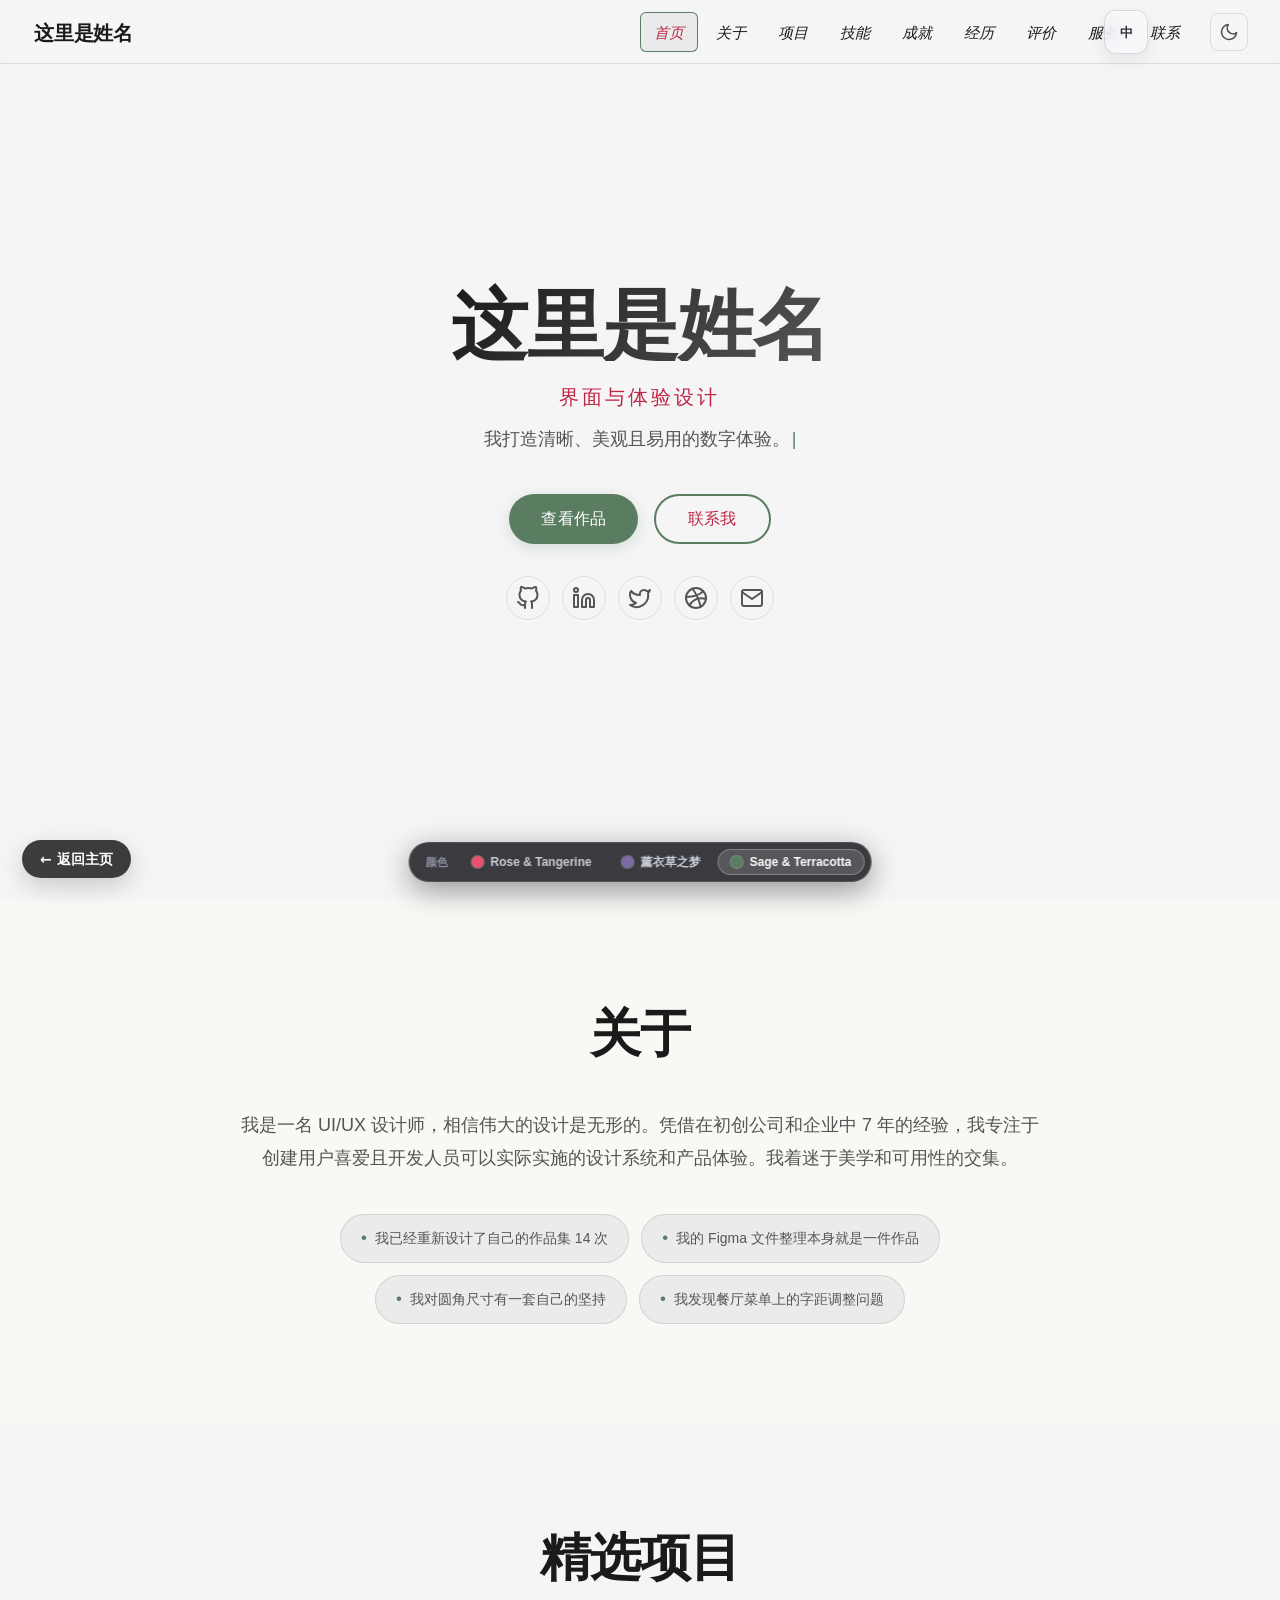
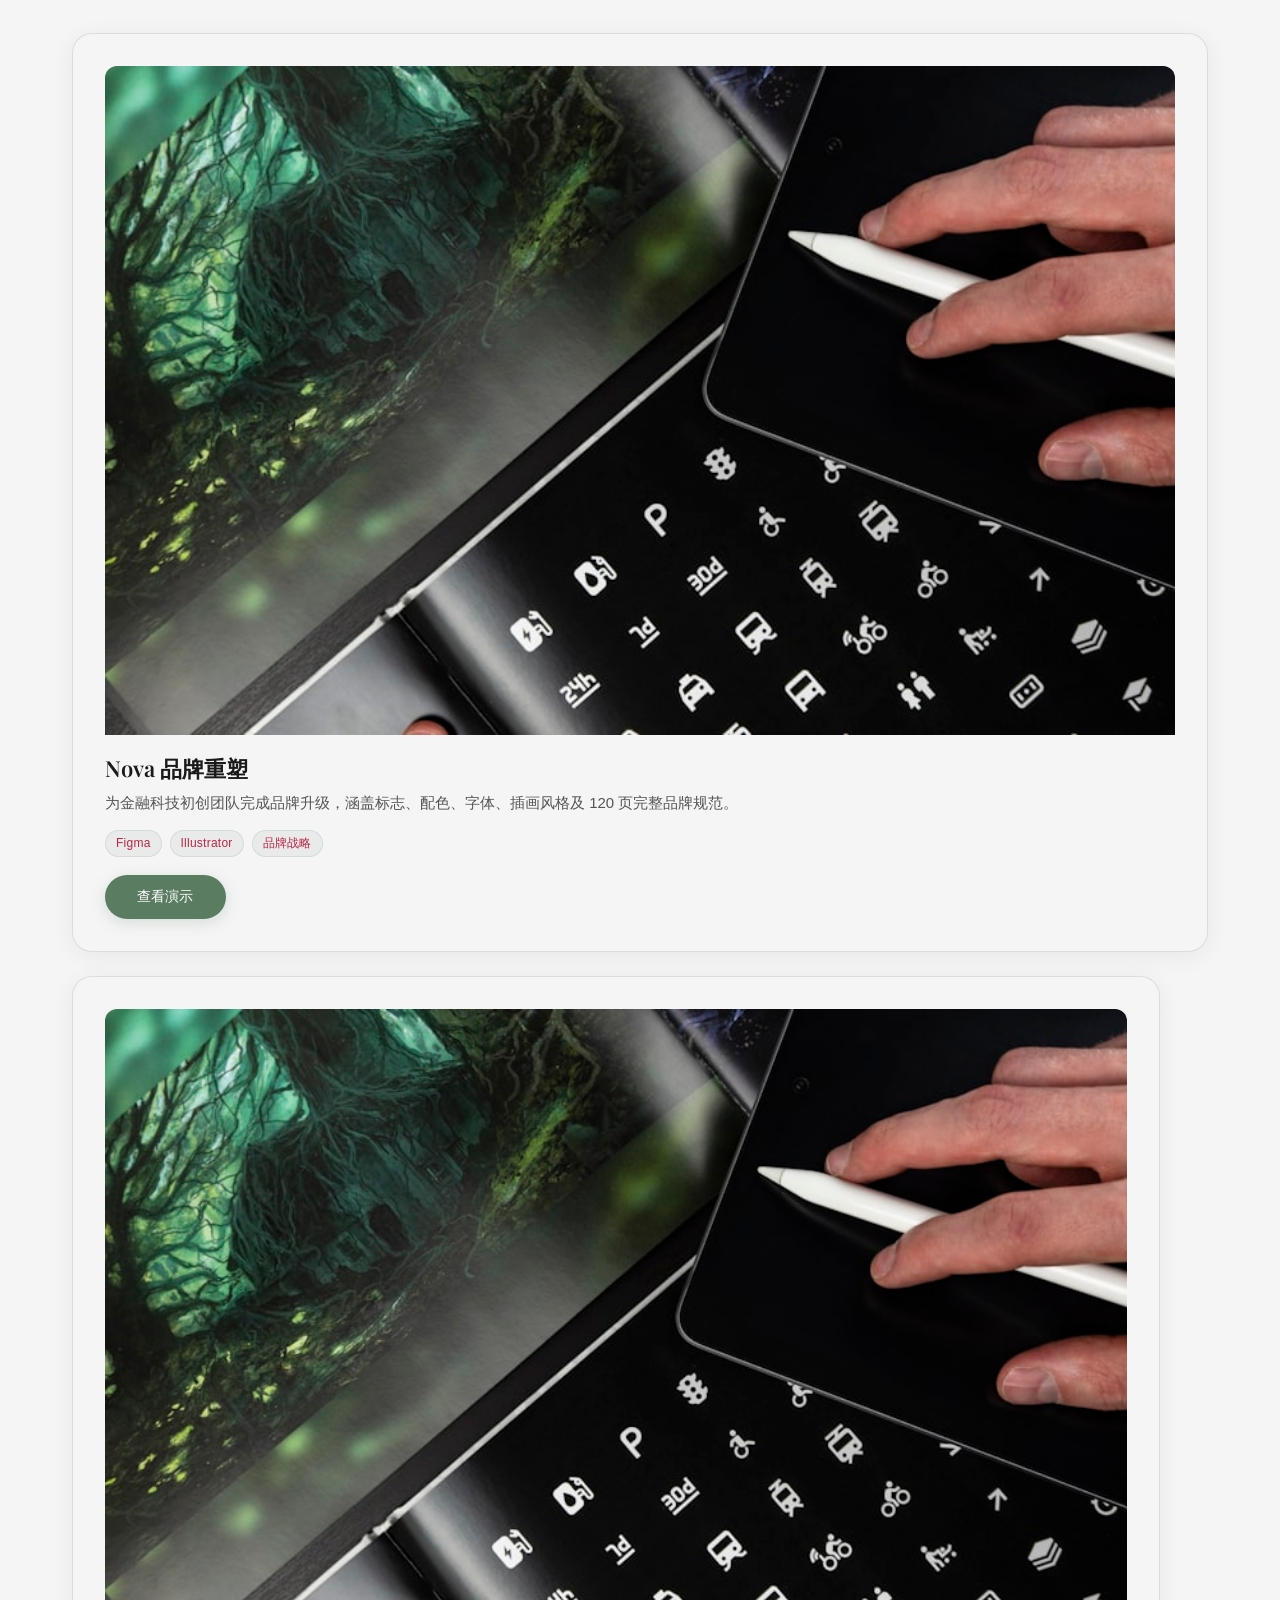
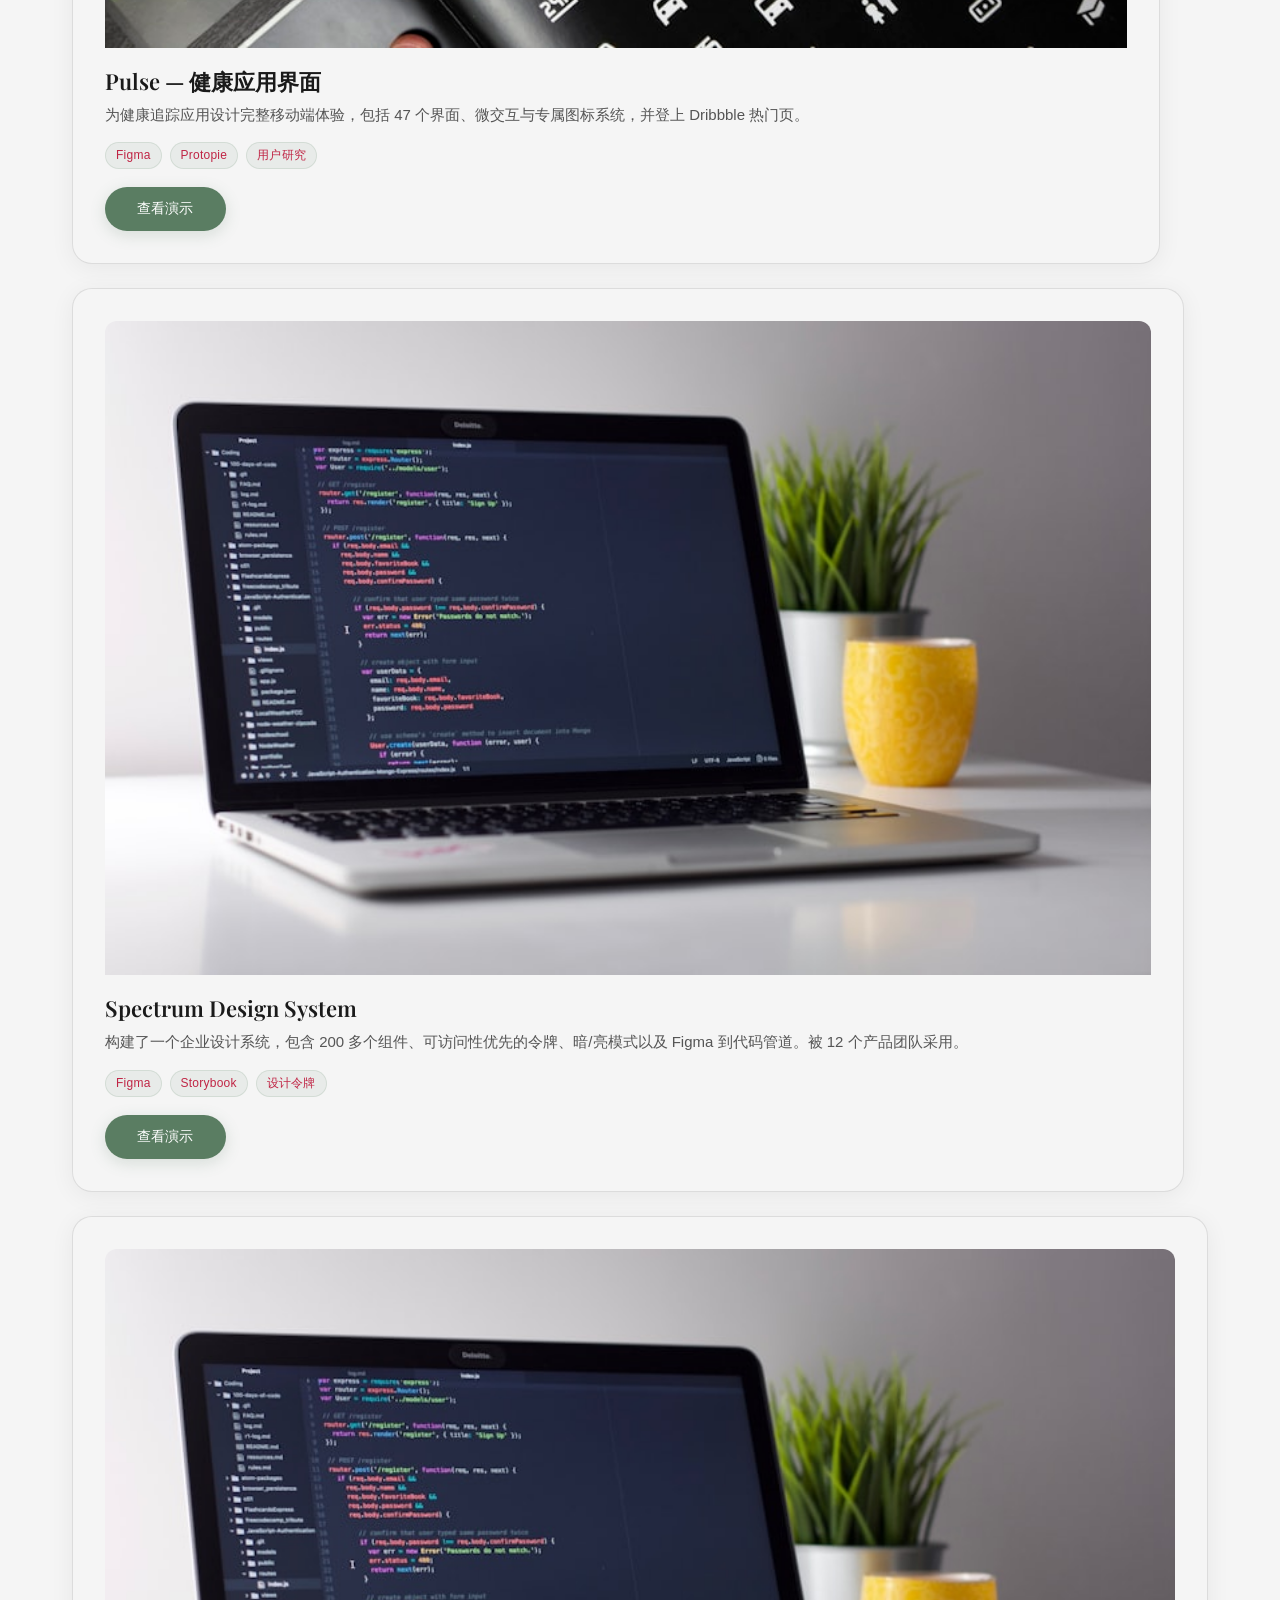
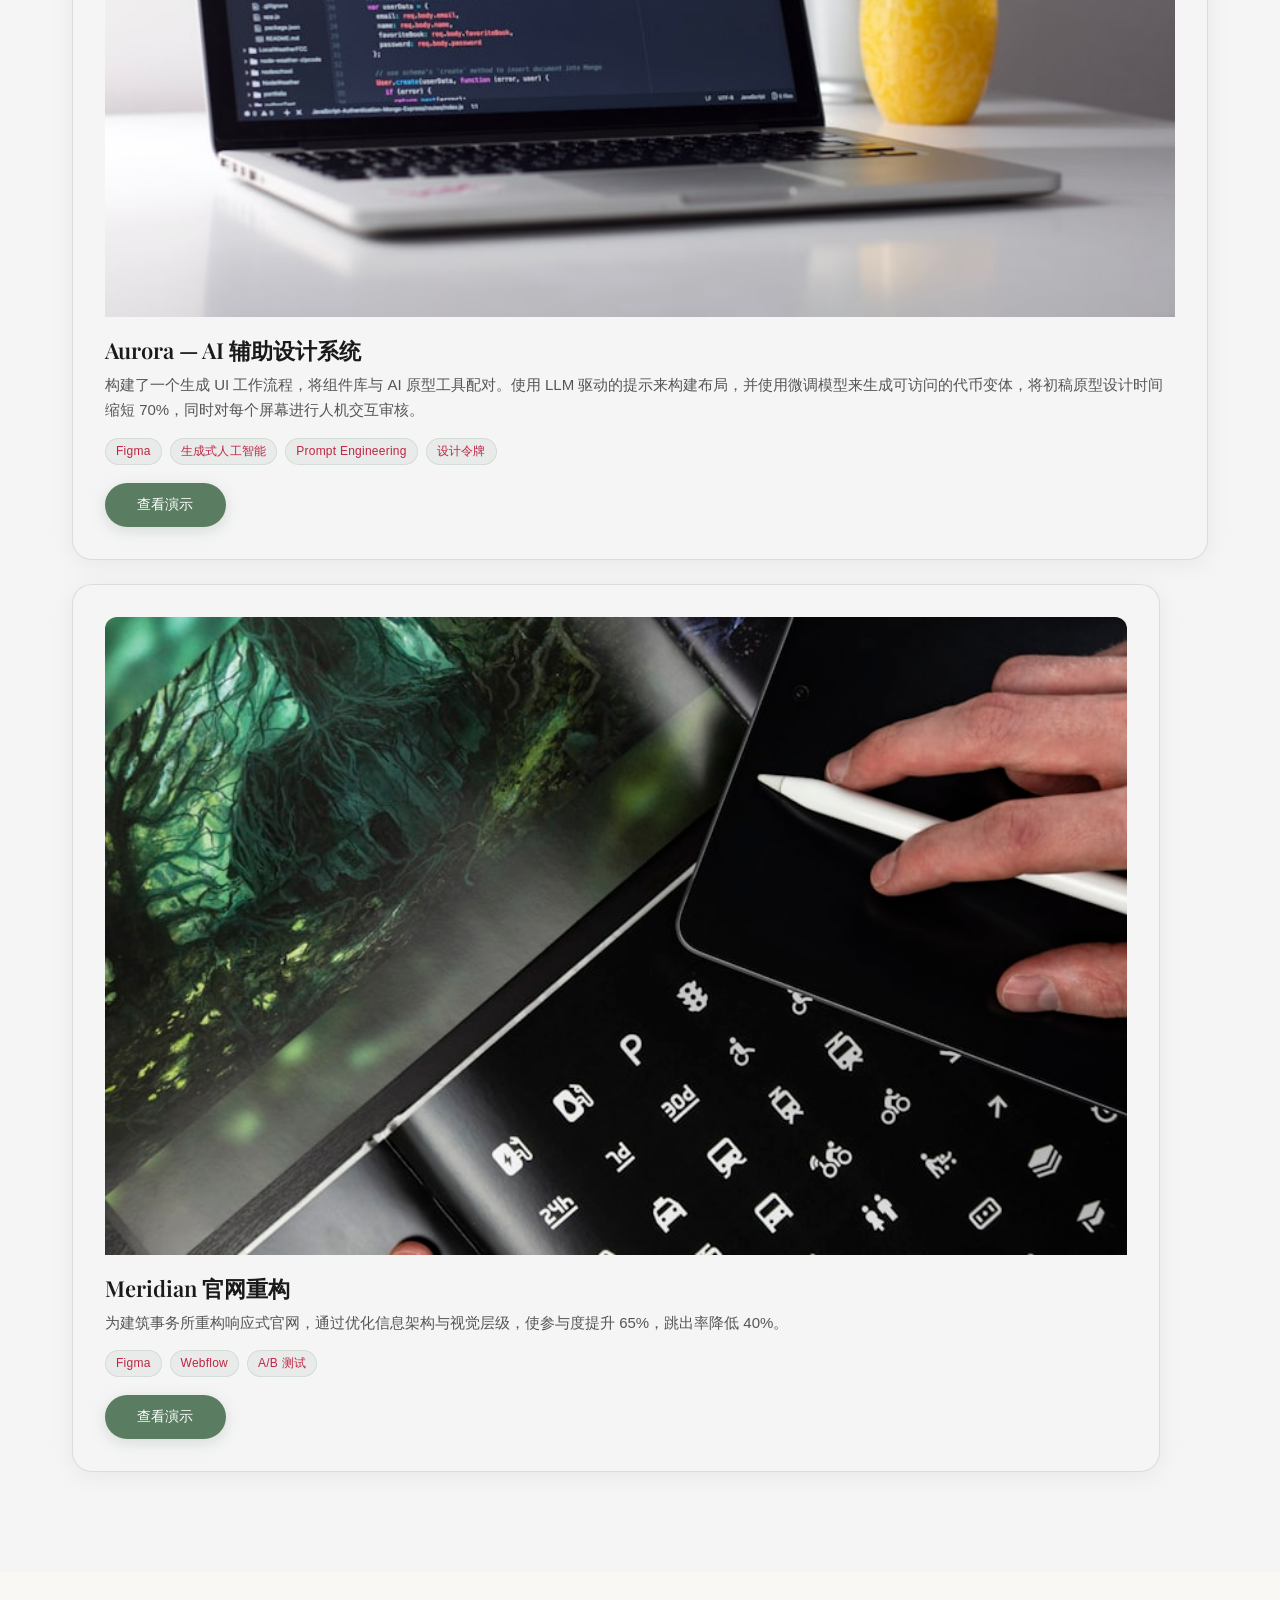
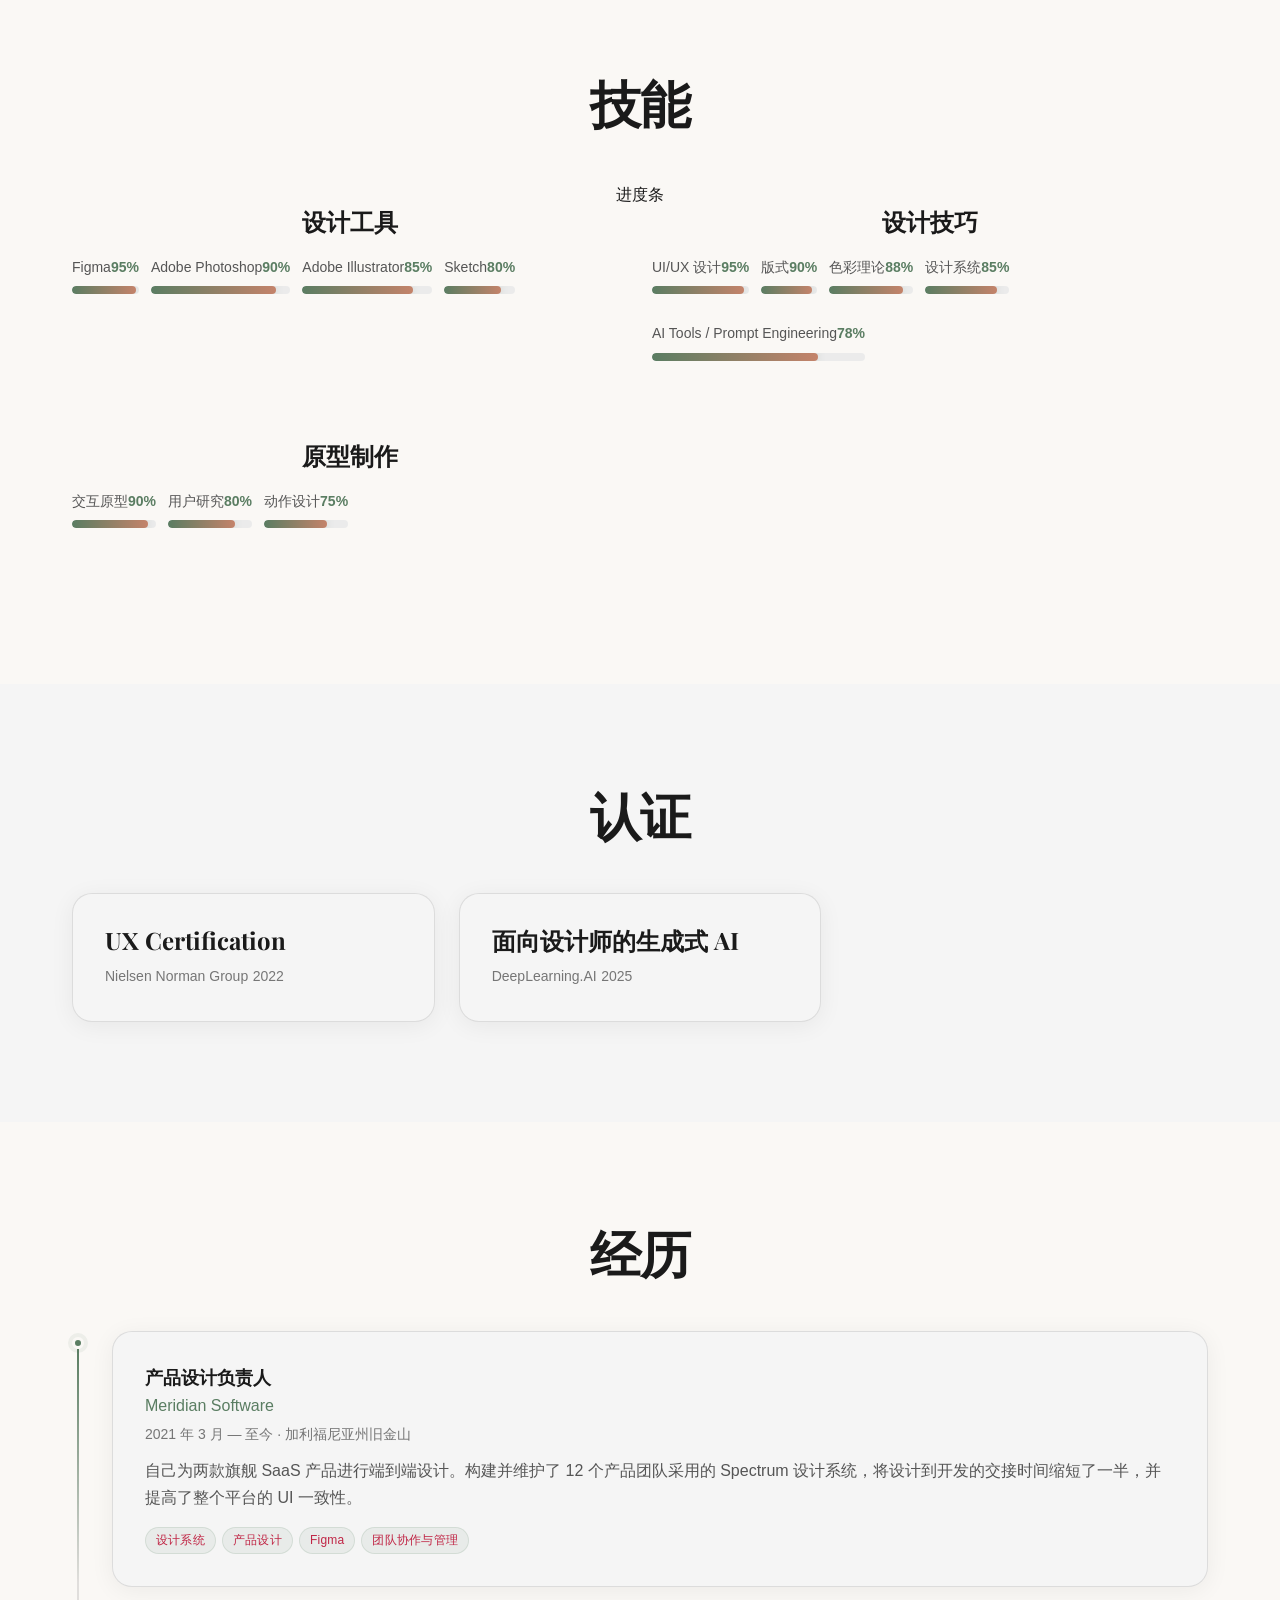
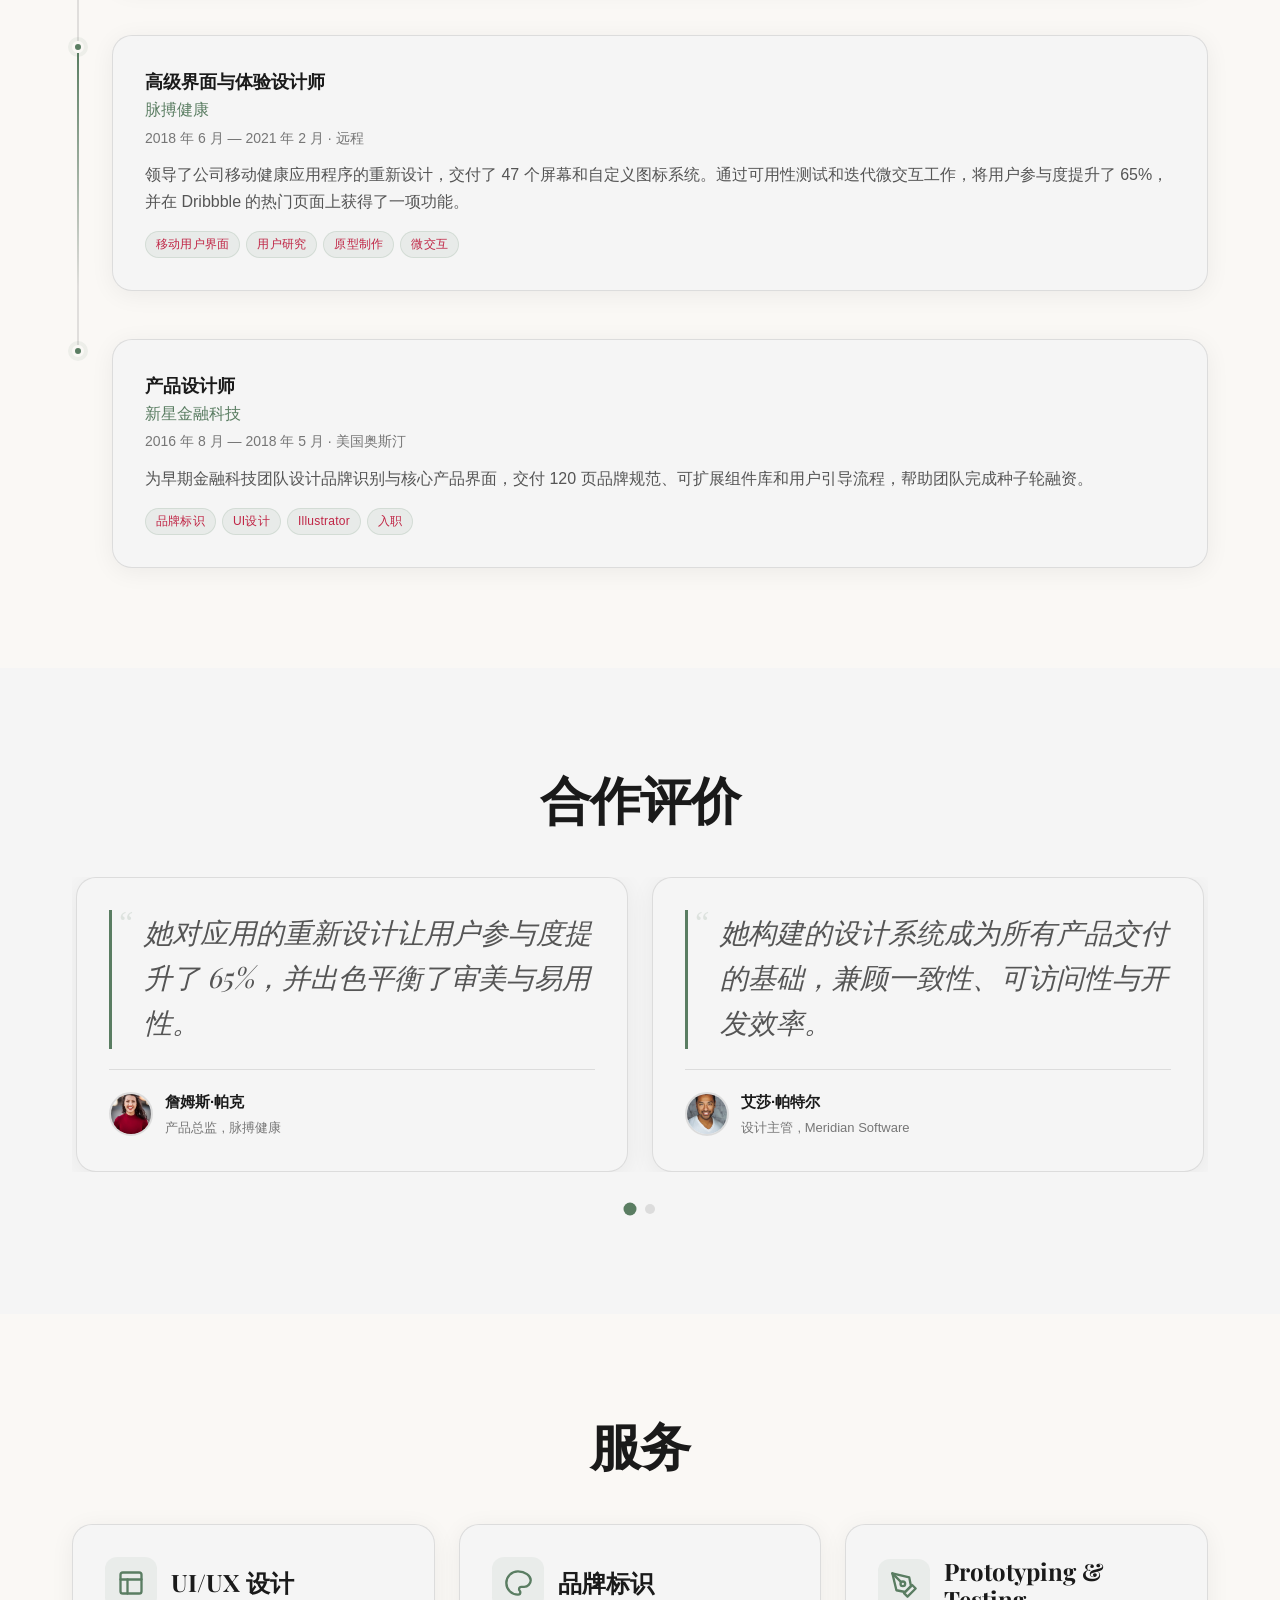
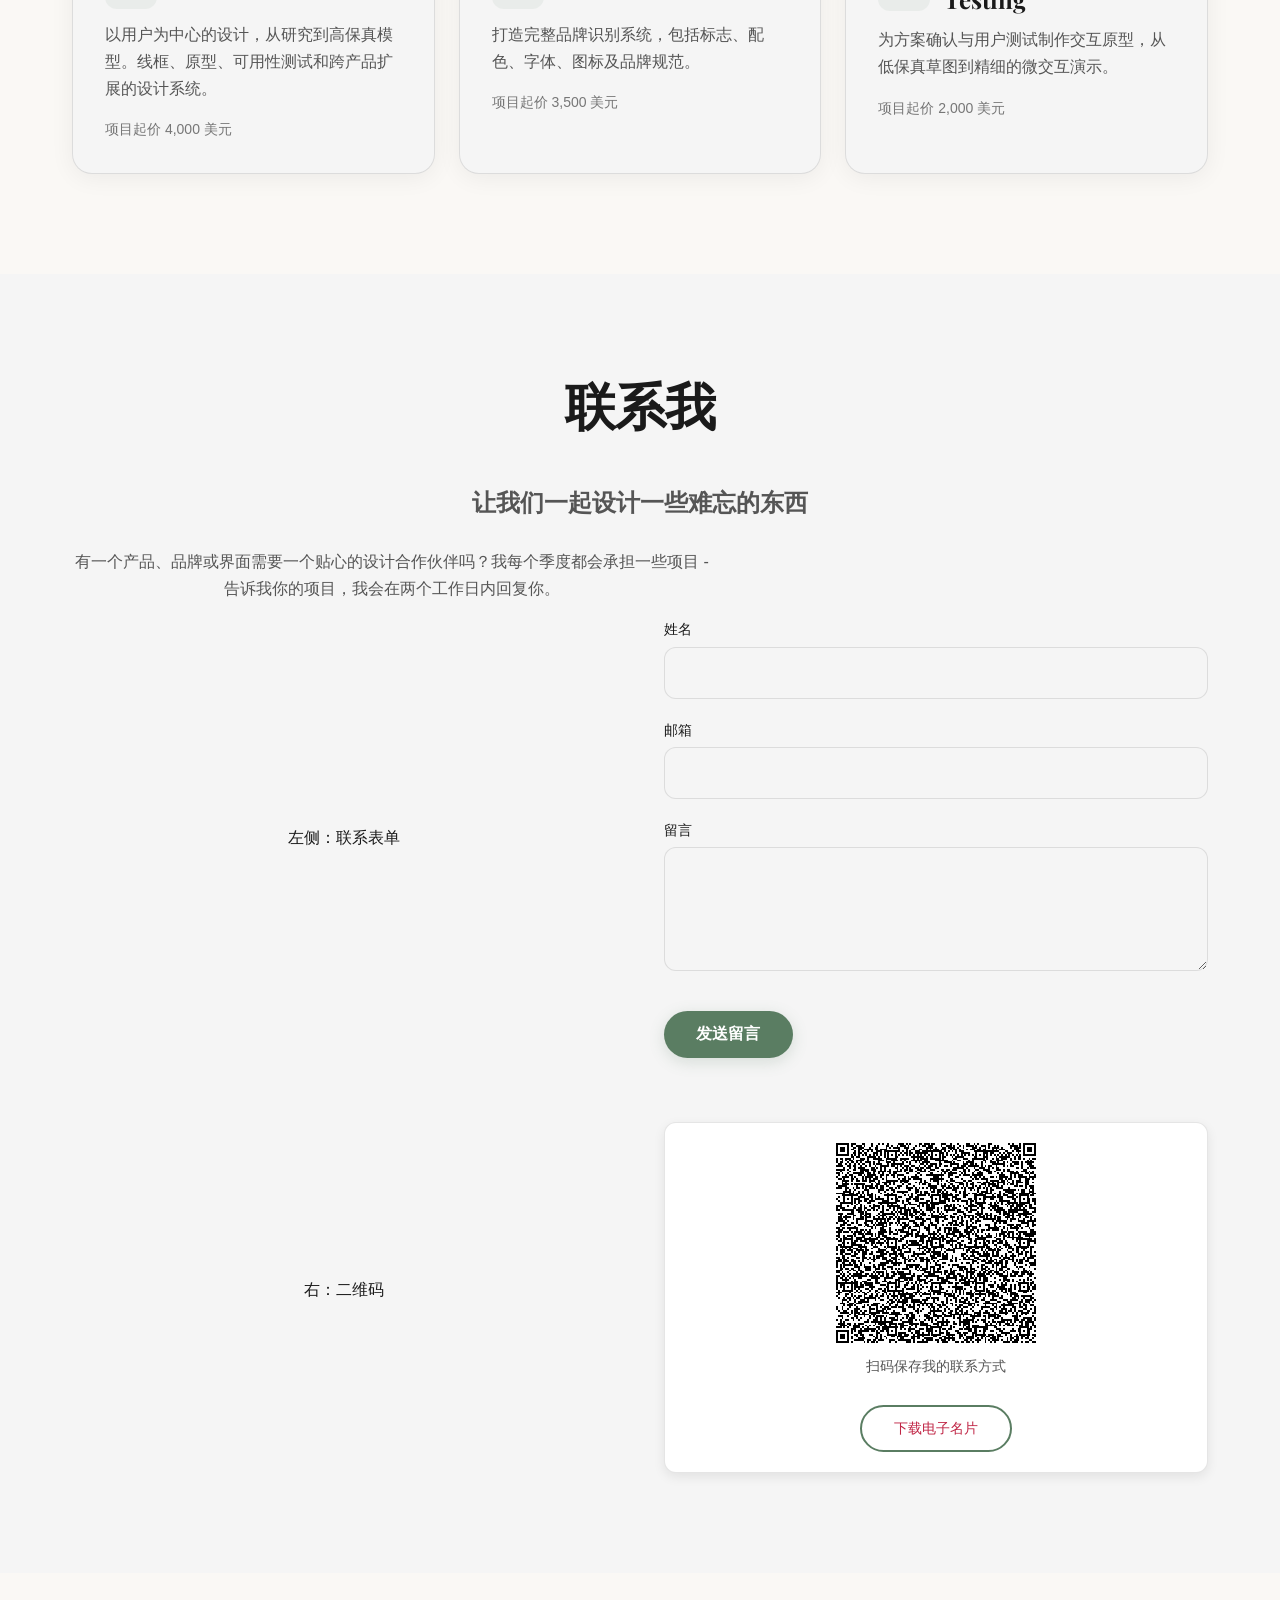
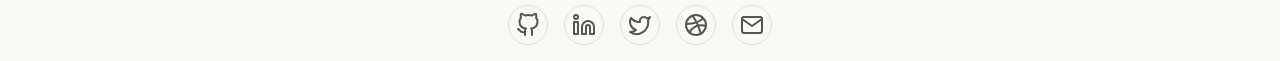
<file: services/ui-design/v3.html>
<html lang="zh-CN">
<head>
<meta charset="utf-8"/>
<meta content="width=device-width, initial-scale=1" name="viewport"/>
<script id="animfolio-theme-bootstrap">
(function(){
  var scheme='light';
  try { var saved=localStorage.getItem('animfolio_theme'); if(saved==='dark'||saved==='light') scheme=saved; } catch(e) {}
  document.documentElement.setAttribute('data-animfolio-pre-theme',scheme);
  document.documentElement.classList.add('animfolio-theme-booting');
  window.__animfolioInitialTheme=scheme;
})();
</script>
<style id="animfolio-theme-bootstrap-style">
html[data-animfolio-pre-theme="dark"],html[data-animfolio-pre-theme="dark"] body{background:#1a1a1a;color:#f0ece8}
html[data-animfolio-pre-theme="light"],html[data-animfolio-pre-theme="light"] body{background:#faf8f5;color:#1a1a1a}
html.animfolio-theme-booting .animfolio-container,html.animfolio-theme-booting .animfolio-container *{transition:none!important}
</style>

<title>作品集 – AnimFolio Dev — Sage &amp; Terracotta</title>
<meta content="这里是姓名 — 界面与体验设计。" name="description"/>
<style>
@font-face { font-family: 'Playfair Display'; font-style: normal; font-weight: 400 900; font-display: swap; src: url('./assets/fonts/playfair-display-latin.woff2') format('woff2'); }
@font-face { font-family: 'JetBrains Mono'; font-style: normal; font-weight: 400 700; font-display: swap; src: url('./assets/fonts/jetbrains-mono-latin.woff2') format('woff2'); }

/*# sourceURL=animfolio-fonts-local-inline-css */
</style>
<link href="./assets/css/animfolio-base.css" rel="stylesheet"/>
<link href="./assets/css/animfolio-animations.css" rel="stylesheet"/>
<link href="./assets/css/animfolio-nav.css" rel="stylesheet"/>
<link href="./assets/css/animfolio-contact.css" rel="stylesheet"/>
<link href="./assets/css/animfolio-gallery.css" rel="stylesheet"/>
<link href="./assets/css/animfolio-qr.css" rel="stylesheet"/>
<link href="./assets/css/animfolio-print.css" media="print" rel="stylesheet"/>
<link href="./assets/css/format.css" rel="stylesheet"/>
<style id="animfolio-theme-vars">
.animfolio-container {
	--animfolio-accent: #5A7D62 !important;
	--animfolio-accent-hover: #507358 !important;
	--animfolio-accent-light: rgba(90, 125, 98, 0.1) !important;
	--animfolio-accent-subtle: rgba(90, 125, 98, 0.12) !important;
	--animfolio-accent-shadow: rgba(90, 125, 98, 0.3) !important;
	--animfolio-accent-glow: rgba(90, 125, 98, 0.5) !important;
	--animfolio-secondary: #C4836A !important;
	--animfolio-secondary-hover: #ba7960 !important;
	--animfolio-secondary-light: rgba(196, 131, 106, 0.1) !important;
	--animfolio-on-accent: #ffffff !important;
	--animfolio-on-secondary: #14110f !important;
	--animfolio-bg: #1a1a1a;
	--animfolio-bg-secondary: #f0ece8;
	--animfolio-bg-tertiary: #1e1e1e;
	--animfolio-text: #f0ece8;
	--animfolio-text-secondary: #a0a0a0;
	--animfolio-text-muted: #8a8a8a;
	--animfolio-border: rgba(255, 255, 255, 0.1);
	--animfolio-border-strong: rgba(255, 255, 255, 0.2);
	--animfolio-surface: #1a1a1a;
	--animfolio-surface-hover: #222222;
	--animfolio-overlay: rgba(0, 0, 0, 0.75);
	--animfolio-success: #22c55e;
	--animfolio-warning: #f59e0b;
	--animfolio-error: #ef4444;
	--animfolio-info: #3b82f6;
	--animfolio-font-heading: 'Playfair Display', -apple-system, BlinkMacSystemFont, sans-serif;
	--animfolio-font-body: 'DM Sans', -apple-system, BlinkMacSystemFont, sans-serif;
	--animfolio-font-mono: 'JetBrains Mono', 'Fira Code', 'Consolas', monospace;
	--animfolio-font-size-base: 16px;
	--animfolio-font-size-h1: clamp(2.5rem, 5vw, 4rem);
	--animfolio-font-size-h2: clamp(1.75rem, 3.5vw, 2.5rem);
	--animfolio-font-size-h3: 1.5rem;
	--animfolio-font-size-h4: 1.25rem;
	--animfolio-font-weight-bold: 700;
	--animfolio-font-weight-medium: 500;
	--animfolio-line-height: 1.6;
	--animfolio-letter-spacing: 0em;
	--animfolio-container-width: 1200px;
	--animfolio-section-spacing: 100px;
	--animfolio-radius: 12px;
	--animfolio-radius-sm: 6px;
	--animfolio-radius-lg: 16px;
	--animfolio-shadow-sm: 0 1px 2px rgba(0, 0, 0, 0.1);
	--animfolio-shadow-md: 0 4px 12px rgba(0, 0, 0, 0.15);
	--animfolio-shadow-lg: 0 10px 30px rgba(0, 0, 0, 0.2);
	--animfolio-shadow-xl: 0 20px 50px rgba(0, 0, 0, 0.3);
	--animfolio-duration: 0.6s;
	--animfolio-delay: 0s;
	--animfolio-easing: cubic-bezier(0.4, 0, 0.2, 1);
	--animfolio-easing-bounce: cubic-bezier(0.34, 1.56, 0.64, 1);
	--animfolio-stagger: 0.1s;
	--animfolio-transition-fast: 150ms ease;
	--animfolio-transition-normal: 300ms ease;
	--animfolio-transition-slow: 500ms ease;
	--animfolio-z-base: 1;
	--animfolio-z-dropdown: 100;
	--animfolio-z-sticky: 200;
	--animfolio-z-nav: 300;
	--animfolio-z-modal: 400;
	--animfolio-z-lightbox: 500;
	--animfolio-z-tooltip: 600;
	--animfolio-z-cursor: 700;
}
.animfolio-container--light, .animfolio-container[data-animfolio-scheme="light"] {
	--animfolio-bg: #faf8f5;
	--animfolio-bg-secondary: #f5f5f5;
	--animfolio-bg-tertiary: #ebebeb;
	--animfolio-text: #1a1a1a;
	--animfolio-text-secondary: #555555;
	--animfolio-text-muted: #767676;
	--animfolio-border: rgba(0, 0, 0, 0.1);
	--animfolio-border-strong: rgba(0, 0, 0, 0.2);
	--animfolio-surface: #ffffff;
	--animfolio-surface-hover: #f9f9f9;
	--animfolio-overlay: rgba(0, 0, 0, 0.5);
	--animfolio-shadow-sm: 0 1px 2px rgba(0, 0, 0, 0.05);
	--animfolio-shadow-md: 0 4px 12px rgba(0, 0, 0, 0.08);
	--animfolio-shadow-lg: 0 10px 30px rgba(0, 0, 0, 0.1);
	--animfolio-shadow-xl: 0 20px 50px rgba(0, 0, 0, 0.15);
	--animfolio-accent-light: rgba(90, 125, 98, 0.08) !important;
	--animfolio-accent-subtle: rgba(90, 125, 98, 0.05) !important;
	--animfolio-accent-shadow: rgba(90, 125, 98, 0.2) !important;
	--animfolio-accent-glow: rgba(90, 125, 98, 0.15) !important;
	--animfolio-on-accent: #ffffff !important;
	--animfolio-on-secondary: #14110f !important;
}
@media (prefers-color-scheme: light) {
	.animfolio-container--auto {
		--animfolio-bg: #faf8f5;
		--animfolio-bg-secondary: #f5f5f5;
		--animfolio-bg-tertiary: #ebebeb;
		--animfolio-text: #1a1a1a;
		--animfolio-text-secondary: #555555;
		--animfolio-text-muted: #767676;
		--animfolio-border: rgba(0, 0, 0, 0.1);
		--animfolio-border-strong: rgba(0, 0, 0, 0.2);
		--animfolio-surface: #ffffff;
		--animfolio-surface-hover: #f9f9f9;
		--animfolio-overlay: rgba(0, 0, 0, 0.5);
		--animfolio-shadow-sm: 0 1px 2px rgba(0, 0, 0, 0.05);
		--animfolio-shadow-md: 0 4px 12px rgba(0, 0, 0, 0.08);
		--animfolio-shadow-lg: 0 10px 30px rgba(0, 0, 0, 0.1);
		--animfolio-shadow-xl: 0 20px 50px rgba(0, 0, 0, 0.15);
		--animfolio-accent-light: rgba(90, 125, 98, 0.08) !important;
		--animfolio-accent-subtle: rgba(90, 125, 98, 0.05) !important;
		--animfolio-accent-shadow: rgba(90, 125, 98, 0.2) !important;
		--animfolio-accent-glow: rgba(90, 125, 98, 0.15) !important;
		--animfolio-on-accent: #ffffff !important;
		--animfolio-on-secondary: #14110f !important;
	}
}

.animfolio-container *,.animfolio-container *::before,.animfolio-container *::after{box-sizing:border-box}html{scroll-behavior:smooth;-webkit-font-smoothing:antialiased;-moz-osx-font-smoothing:grayscale}body{margin:0;padding:0;background:#faf8f5;color:#1a1a1a;font-family:var(--animfolio-font-body,'Inter',-apple-system,BlinkMacSystemFont,'Segoe UI',sans-serif);font-size:var(--animfolio-font-size-base,16px);line-height:var(--animfolio-line-height,1.6);overflow-x:hidden}body.admin-bar{padding-top:32px}body.admin-bar .animfolio-nav--sticky{top:32px}@media screen and (max-width:782px){body.admin-bar{padding-top:46px}body.admin-bar .animfolio-nav--sticky{top:46px}}.wp-site-blocks,.entry-content,.page-content,.post-content{all:unset;display:block}
/*# sourceURL=animfolio-base-inline-css */
</style>
<script>
document.documentElement.className+=" animfolio-js";(function(){function r(){if(window.animfolio&&window.animfolio._initialized){return;}var e=document.querySelectorAll("[data-animfolio-animate]:not(.animfolio-visible),.animfolio-stagger__item:not(.animfolio-visible)");for(var i=0;i<e.length;i++){e[i].classList.add("animfolio-visible");}}if(document.readyState==="complete"){setTimeout(r,1500);}else{window.addEventListener("load",function(){setTimeout(r,1500);});}setTimeout(r,4000);})();
//# sourceURL=animfolio-failsafe-js-after
</script>
<style>.service-back{position:fixed;left:22px;bottom:22px;z-index:99999;padding:12px 18px;border-radius:999px;background:rgba(20,20,24,.82);color:#fff;text-decoration:none;font:600 14px/1 system-ui;backdrop-filter:blur(12px);box-shadow:0 8px 25px rgba(0,0,0,.18)}</style><link href="../service-language.css?v=6" rel="stylesheet"/></head>
<body><button aria-label="切换为英文" aria-pressed="true" class="service-language-toggle" data-language="zh" type="button"><span aria-hidden="true" class="service-language-symbol">中</span></button><a aria-label="返回个人主页服务模块" class="service-back" href="../../#services">← 返回主页</a>
<script>window.ANIMFOLIO_CONTACT_EMAIL = "you@example.com";</script>
<div class="animfolio-container animfolio-container--light animfolio-container--format-02 animfolio-container--one-page" data-animfolio-format="format-02-designer" data-animfolio-intensity="medium" data-animfolio-scheme="light"><script id="animfolio-theme-apply">(function(){var c=document.currentScript.parentElement,s=window.__animfolioInitialTheme||c.getAttribute('data-animfolio-scheme');c.setAttribute('data-animfolio-scheme',s);c.classList.remove('animfolio-container--dark','animfolio-container--light');c.classList.add('animfolio-container--'+s);requestAnimationFrame(function(){requestAnimationFrame(function(){document.documentElement.classList.remove('animfolio-theme-booting')})})})();</script><a class="animfolio-skip-link" href="#hero">跳到主要内容</a><nav aria-label="作品集导航" class="animfolio-nav animfolio-nav--horizontal animfolio-nav--sticky" role="navigation"><a class="animfolio-nav__logo" href="#hero">这里是姓名</a><button aria-controls="animfolio-nav-menu" aria-expanded="false" aria-label="切换导航" class="animfolio-nav__toggle"><span aria-hidden="true" class="animfolio-nav__toggle-bar"></span><span aria-hidden="true" class="animfolio-nav__toggle-bar"></span><span aria-hidden="true" class="animfolio-nav__toggle-bar"></span></button><ul class="animfolio-nav__list" id="animfolio-nav-menu"><li class="animfolio-nav__item"><a class="animfolio-nav__link" data-animfolio-section="hero" href="#hero">首页</a></li><li class="animfolio-nav__item"><a class="animfolio-nav__link" data-animfolio-section="about" href="#about">关于</a></li><li class="animfolio-nav__item"><a class="animfolio-nav__link" data-animfolio-section="projects" href="#projects">项目</a></li><li class="animfolio-nav__item"><a class="animfolio-nav__link" data-animfolio-section="skills" href="#skills">技能</a></li><li class="animfolio-nav__item"><a class="animfolio-nav__link" data-animfolio-section="achievements" href="#achievements">成就</a></li><li class="animfolio-nav__item"><a class="animfolio-nav__link" data-animfolio-section="experience" href="#experience">经历</a></li><li class="animfolio-nav__item"><a class="animfolio-nav__link" data-animfolio-section="testimonials" href="#testimonials">评价</a></li><li class="animfolio-nav__item"><a class="animfolio-nav__link" data-animfolio-section="services" href="#services">服务</a></li><li class="animfolio-nav__item"><a class="animfolio-nav__link" data-animfolio-section="contact" href="#contact">联系</a></li></ul><button aria-label="切换明暗模式" class="animfolio-theme-toggle"><span aria-hidden="true" class="animfolio-theme-toggle__icon animfolio-theme-toggle__icon--sun"><svg fill="none" height="20" stroke="currentColor" stroke-linecap="round" stroke-linejoin="round" stroke-width="2" viewbox="0 0 24 24" width="20"><circle cx="12" cy="12" r="5"></circle><line x1="12" x2="12" y1="1" y2="3"></line><line x1="12" x2="12" y1="21" y2="23"></line><line x1="4.22" x2="5.64" y1="4.22" y2="5.64"></line><line x1="18.36" x2="19.78" y1="18.36" y2="19.78"></line><line x1="1" x2="3" y1="12" y2="12"></line><line x1="21" x2="23" y1="12" y2="12"></line><line x1="4.22" x2="5.64" y1="19.78" y2="18.36"></line><line x1="18.36" x2="19.78" y1="5.64" y2="4.22"></line></svg></span><span aria-hidden="true" class="animfolio-theme-toggle__icon animfolio-theme-toggle__icon--moon"><svg fill="none" height="20" stroke="currentColor" stroke-linecap="round" stroke-linejoin="round" stroke-width="2" viewbox="0 0 24 24" width="20"><path d="M21 12.79A9 9 0 1111.21 3 7 7 0 0021 12.79z"></path></svg></span></button></nav><section class="animfolio-section animfolio-section--hero animfolio-section--align-center" data-animfolio-section="hero" id="hero"><div class="animfolio-inner">
<div class="animfolio-hero">
<div class="animfolio-hero__content">
<h1 class="animfolio-hero__name" data-animfolio-animate="fade-up">这里是姓名</h1>
<h2 class="animfolio-hero__title" data-animfolio-animate="fade-up" data-animfolio-delay="0.1">界面与体验设计</h2>
<div class="animfolio-hero__subtitle animfolio-hero__typed" data-animfolio-animate="fade-up" data-animfolio-delay="0.2" data-animfolio-typed='["我打造清晰、美观且易用的数字体验。", "我把想法转化为有逻辑的视觉叙事。", "我带着目标与热情进行设计。"]'>我打造清晰、美观且易用的数字体验。</div>
<div class="animfolio-hero__cta" data-animfolio-animate="fade-up" data-animfolio-delay="0.3">
<a class="animfolio-button animfolio-button--primary animfolio-hero__cta-primary" href="#projects">
						查看作品					</a>
<a class="animfolio-button animfolio-button--secondary animfolio-hero__cta-secondary" href="#contact">
						联系我					</a>
</div>
<div class="animfolio-hero__social animfolio-social-icons animfolio-social-icons--outline" data-animfolio-animate="fade-up" data-animfolio-delay="0.4">
<a aria-label="Github" href="https://github.com/yourusername" rel="noopener noreferrer" target="_blank">
<svg aria-hidden="true" fill="none" height="24" stroke="currentColor" stroke-linecap="round" stroke-linejoin="round" stroke-width="2" viewbox="0 0 24 24" width="24" xmlns="http://www.w3.org/2000/svg"><path d="M9 19c-5 1.5-5-2.5-7-3m14 6v-3.87a3.37 3.37 0 0 0-.94-2.61c3.14-.35 6.44-1.54 6.44-7A5.44 5.44 0 0 0 20 4.77 5.07 5.07 0 0 0 19.91 1S18.73.65 16 2.48a13.38 13.38 0 0 0-7 0C6.27.65 5.09 1 5.09 1A5.07 5.07 0 0 0 5 4.77a5.44 5.44 0 0 0-1.5 3.78c0 5.42 3.3 6.61 6.44 7A3.37 3.37 0 0 0 9 18.13V22"></path></svg> <span class="animfolio-social__label">Github</span>
</a>
<a aria-label="领英" href="https://linkedin.com/in/yourusername" rel="noopener noreferrer" target="_blank">
<svg aria-hidden="true" fill="none" height="24" stroke="currentColor" stroke-linecap="round" stroke-linejoin="round" stroke-width="2" viewbox="0 0 24 24" width="24" xmlns="http://www.w3.org/2000/svg"><path d="M16 8a6 6 0 0 1 6 6v7h-4v-7a2 2 0 0 0-2-2 2 2 0 0 0-2 2v7h-4v-7a6 6 0 0 1 6-6z"></path><rect height="12" width="4" x="2" y="9"></rect><circle cx="4" cy="4" r="2"></circle></svg> <span class="animfolio-social__label">领英</span>
</a>
<a aria-label="推特" href="https://twitter.com/yourusername" rel="noopener noreferrer" target="_blank">
<svg aria-hidden="true" fill="none" height="24" stroke="currentColor" stroke-linecap="round" stroke-linejoin="round" stroke-width="2" viewbox="0 0 24 24" width="24" xmlns="http://www.w3.org/2000/svg"><path d="M22 4s-.7 2.1-2 3.4c1.6 10-9.4 17.3-18 11.6 2.2.1 4.4-.6 6-2C3 15.5.5 9.6 3 5c2.2 2.6 5.6 4.1 9 4-.9-4.2 4-6.6 7-3.8 1.1 0 3-1.2 3-1.2z"></path></svg> <span class="animfolio-social__label">推特</span>
</a>
<a aria-label="运球" href="https://dribbble.com/yourusername" rel="noopener noreferrer" target="_blank">
<svg aria-hidden="true" fill="none" height="24" stroke="currentColor" stroke-linecap="round" stroke-linejoin="round" stroke-width="2" viewbox="0 0 24 24" width="24" xmlns="http://www.w3.org/2000/svg"><circle cx="12" cy="12" r="10"></circle><path d="M8.56 2.75c4.37 6.03 6.02 9.42 8.03 17.72m2.54-15.38c-3.72 4.35-8.94 5.66-16.88 5.85m19.5 1.9c-3.5-.93-6.63-.82-8.94 0-2.58.92-5.01 2.86-7.44 6.32"></path></svg> <span class="animfolio-social__label">运球</span>
</a>
<a aria-label="邮箱" href="mailto:hello@yourdomain.com" rel="noopener noreferrer" target="_blank">
<svg aria-hidden="true" fill="none" height="24" stroke="currentColor" stroke-linecap="round" stroke-linejoin="round" stroke-width="2" viewbox="0 0 24 24" width="24" xmlns="http://www.w3.org/2000/svg"><path d="M4 4h16c1.1 0 2 .9 2 2v12c0 1.1-.9 2-2 2H4c-1.1 0-2-.9-2-2V6c0-1.1.9-2 2-2z"></path><polyline points="22,6 12,13 2,6"></polyline></svg> <span class="animfolio-social__label">邮箱</span>
</a>
</div>
</div>
</div>
</div><!-- .animfolio-inner --></section><section class="animfolio-section animfolio-section--about animfolio-section--align-center" data-animfolio-section="about" id="about"><div class="animfolio-inner"><div class="animfolio-section__header"><h2 class="animfolio-section__title">关于</h2></div><div class="animfolio-about" data-animfolio-animate="fade-up">
<div class="animfolio-about__bio">我是一名 UI/UX 设计师，相信伟大的设计是无形的。凭借在初创公司和企业中 7 年的经验，我专注于创建用户喜爱且开发人员可以实际实施的设计系统和产品体验。我着迷于美学和可用性的交集。</div>
<div class="animfolio-about__fun-facts animfolio-stagger" data-animfolio-stagger="0.1">
<div class="animfolio-about__fun-fact animfolio-stagger__item">
					我已经重新设计了自己的作品集 14 次				</div>
<div class="animfolio-about__fun-fact animfolio-stagger__item">
					我的 Figma 文件整理本身就是一件作品				</div>
<div class="animfolio-about__fun-fact animfolio-stagger__item">
					我对圆角尺寸有一套自己的坚持				</div>
<div class="animfolio-about__fun-fact animfolio-stagger__item">
					我发现餐厅菜单上的字距调整问题				</div>
</div>
</div>
</div><!-- .animfolio-inner --></section><section class="animfolio-section animfolio-section--projects animfolio-section--align-center" data-animfolio-section="projects" id="projects"><div class="animfolio-inner"><div class="animfolio-section__header"><h2 class="animfolio-section__title">精选项目</h2></div>
<div class="animfolio-grid animfolio-grid--2 animfolio-stagger" data-animfolio-stagger="0.15">
<div class="animfolio-project animfolio-card animfolio-card--bordered animfolio-stagger__item">
<img alt="Nova 品牌重塑" class="animfolio-project__image" decoding="async" height="400" loading="lazy" src="./assets/images/project-design.jpg" width="600"/>
<h3 class="animfolio-project__title animfolio-card__title">Nova 品牌重塑</h3>
<p class="animfolio-project__description">为金融科技初创团队完成品牌升级，涵盖标志、配色、字体、插画风格及 120 页完整品牌规范。</p>
<div class="animfolio-project__stack animfolio-card__tags">
<span class="animfolio-card__tag">Figma</span>
<span class="animfolio-card__tag">Illustrator</span>
<span class="animfolio-card__tag">品牌战略</span>
</div>
<div class="animfolio-project__links animfolio-card__footer">
<a class="animfolio-button animfolio-button--primary" href="#" rel="noopener noreferrer" target="_blank">
						查看演示					</a>
</div>
</div>
<div class="animfolio-project animfolio-card animfolio-card--bordered animfolio-stagger__item">
<img alt="Pulse — 健康应用界面" class="animfolio-project__image" decoding="async" height="400" loading="lazy" src="./assets/images/project-design.jpg" width="600"/>
<h3 class="animfolio-project__title animfolio-card__title">Pulse — 健康应用界面</h3>
<p class="animfolio-project__description">为健康追踪应用设计完整移动端体验，包括 47 个界面、微交互与专属图标系统，并登上 Dribbble 热门页。</p>
<div class="animfolio-project__stack animfolio-card__tags">
<span class="animfolio-card__tag">Figma</span>
<span class="animfolio-card__tag">Protopie</span>
<span class="animfolio-card__tag">用户研究</span>
</div>
<div class="animfolio-project__links animfolio-card__footer">
<a class="animfolio-button animfolio-button--primary" href="#" rel="noopener noreferrer" target="_blank">
						查看演示					</a>
</div>
</div>
<div class="animfolio-project animfolio-card animfolio-card--bordered animfolio-stagger__item">
<img alt="Spectrum Design System" class="animfolio-project__image" decoding="async" height="400" loading="lazy" src="./assets/images/project-tech.jpg" width="600"/>
<h3 class="animfolio-project__title animfolio-card__title">Spectrum Design System</h3>
<p class="animfolio-project__description">构建了一个企业设计系统，包含 200 多个组件、可访问性优先的令牌、暗/亮模式以及 Figma 到代码管道。被 12 个产品团队采用。</p>
<div class="animfolio-project__stack animfolio-card__tags">
<span class="animfolio-card__tag">Figma</span>
<span class="animfolio-card__tag">Storybook</span>
<span class="animfolio-card__tag">设计令牌</span>
</div>
<div class="animfolio-project__links animfolio-card__footer">
<a class="animfolio-button animfolio-button--primary" href="#" rel="noopener noreferrer" target="_blank">
						查看演示					</a>
</div>
</div>
<div class="animfolio-project animfolio-card animfolio-card--bordered animfolio-stagger__item">
<img alt="Aurora — AI 辅助设计系统" class="animfolio-project__image" decoding="async" height="400" loading="lazy" src="./assets/images/project-tech.jpg" width="600"/>
<h3 class="animfolio-project__title animfolio-card__title">Aurora — AI 辅助设计系统</h3>
<p class="animfolio-project__description">构建了一个生成 UI 工作流程，将组件库与 AI 原型工具配对。使用 LLM 驱动的提示来构建布局，并使用微调模型来生成可访问的代币变体，将初稿原型设计时间缩短 70%，同时对每个屏幕进行人机交互审核。</p>
<div class="animfolio-project__stack animfolio-card__tags">
<span class="animfolio-card__tag">Figma</span>
<span class="animfolio-card__tag">生成式人工智能</span>
<span class="animfolio-card__tag">Prompt Engineering</span>
<span class="animfolio-card__tag">设计令牌</span>
</div>
<div class="animfolio-project__links animfolio-card__footer">
<a class="animfolio-button animfolio-button--primary" href="#" rel="noopener noreferrer" target="_blank">
						查看演示					</a>
</div>
</div>
<div class="animfolio-project animfolio-card animfolio-card--bordered animfolio-stagger__item">
<img alt="Meridian 官网重构" class="animfolio-project__image" decoding="async" height="400" loading="lazy" src="./assets/images/project-design.jpg" width="600"/>
<h3 class="animfolio-project__title animfolio-card__title">Meridian 官网重构</h3>
<p class="animfolio-project__description">为建筑事务所重构响应式官网，通过优化信息架构与视觉层级，使参与度提升 65%，跳出率降低 40%。</p>
<div class="animfolio-project__stack animfolio-card__tags">
<span class="animfolio-card__tag">Figma</span>
<span class="animfolio-card__tag">Webflow</span>
<span class="animfolio-card__tag">A/B 测试</span>
</div>
<div class="animfolio-project__links animfolio-card__footer">
<a class="animfolio-button animfolio-button--primary" href="#" rel="noopener noreferrer" target="_blank">
						查看演示					</a>
</div>
</div>
</div>
</div><!-- .animfolio-inner --></section><section class="animfolio-section animfolio-section--skills animfolio-section--align-center" data-animfolio-section="skills" id="skills"><div class="animfolio-inner"><div class="animfolio-section__header"><h2 class="animfolio-section__title">技能</h2></div>
<div class="animfolio-skills animfolio-skills--bars" data-animfolio-animate="fade-up">
 进度条 
<div class="animfolio-grid animfolio-grid--2 animfolio-stagger" data-animfolio-stagger="0.1">
<div class="animfolio-skills__category animfolio-stagger__item">
<h3 class="animfolio-skills__category-title">设计工具</h3>
<div class="animfolio-skills__list">
<div class="animfolio-skills__item">
<div class="animfolio-skills__label">
<span>Figma</span>
<span class="animfolio-skills__value">95%</span>
</div>
<div class="animfolio-skills__bar">
<div class="animfolio-skills__bar-fill" style="width: 95%"></div>
</div>
</div>
<div class="animfolio-skills__item">
<div class="animfolio-skills__label">
<span>Adobe Photoshop</span>
<span class="animfolio-skills__value">90%</span>
</div>
<div class="animfolio-skills__bar">
<div class="animfolio-skills__bar-fill" style="width: 90%"></div>
</div>
</div>
<div class="animfolio-skills__item">
<div class="animfolio-skills__label">
<span>Adobe Illustrator</span>
<span class="animfolio-skills__value">85%</span>
</div>
<div class="animfolio-skills__bar">
<div class="animfolio-skills__bar-fill" style="width: 85%"></div>
</div>
</div>
<div class="animfolio-skills__item">
<div class="animfolio-skills__label">
<span>Sketch</span>
<span class="animfolio-skills__value">80%</span>
</div>
<div class="animfolio-skills__bar">
<div class="animfolio-skills__bar-fill" style="width: 80%"></div>
</div>
</div>
</div>
</div>
<div class="animfolio-skills__category animfolio-stagger__item">
<h3 class="animfolio-skills__category-title">设计技巧</h3>
<div class="animfolio-skills__list">
<div class="animfolio-skills__item">
<div class="animfolio-skills__label">
<span>UI/UX 设计</span>
<span class="animfolio-skills__value">95%</span>
</div>
<div class="animfolio-skills__bar">
<div class="animfolio-skills__bar-fill" style="width: 95%"></div>
</div>
</div>
<div class="animfolio-skills__item">
<div class="animfolio-skills__label">
<span>版式</span>
<span class="animfolio-skills__value">90%</span>
</div>
<div class="animfolio-skills__bar">
<div class="animfolio-skills__bar-fill" style="width: 90%"></div>
</div>
</div>
<div class="animfolio-skills__item">
<div class="animfolio-skills__label">
<span>色彩理论</span>
<span class="animfolio-skills__value">88%</span>
</div>
<div class="animfolio-skills__bar">
<div class="animfolio-skills__bar-fill" style="width: 88%"></div>
</div>
</div>
<div class="animfolio-skills__item">
<div class="animfolio-skills__label">
<span>设计系统</span>
<span class="animfolio-skills__value">85%</span>
</div>
<div class="animfolio-skills__bar">
<div class="animfolio-skills__bar-fill" style="width: 85%"></div>
</div>
</div>
<div class="animfolio-skills__item">
<div class="animfolio-skills__label">
<span>AI Tools / Prompt Engineering</span>
<span class="animfolio-skills__value">78%</span>
</div>
<div class="animfolio-skills__bar">
<div class="animfolio-skills__bar-fill" style="width: 78%"></div>
</div>
</div>
</div>
</div>
<div class="animfolio-skills__category animfolio-stagger__item">
<h3 class="animfolio-skills__category-title">原型制作</h3>
<div class="animfolio-skills__list">
<div class="animfolio-skills__item">
<div class="animfolio-skills__label">
<span>交互原型</span>
<span class="animfolio-skills__value">90%</span>
</div>
<div class="animfolio-skills__bar">
<div class="animfolio-skills__bar-fill" style="width: 90%"></div>
</div>
</div>
<div class="animfolio-skills__item">
<div class="animfolio-skills__label">
<span>用户研究</span>
<span class="animfolio-skills__value">80%</span>
</div>
<div class="animfolio-skills__bar">
<div class="animfolio-skills__bar-fill" style="width: 80%"></div>
</div>
</div>
<div class="animfolio-skills__item">
<div class="animfolio-skills__label">
<span>动作设计</span>
<span class="animfolio-skills__value">75%</span>
</div>
<div class="animfolio-skills__bar">
<div class="animfolio-skills__bar-fill" style="width: 75%"></div>
</div>
</div>
</div>
</div>
</div>
</div>
</div><!-- .animfolio-inner --></section><section class="animfolio-section animfolio-section--achievements animfolio-section--align-center" data-animfolio-section="achievements" id="achievements"><div class="animfolio-inner"><div class="animfolio-section__header"><h2 class="animfolio-section__title">认证</h2></div><div class="animfolio-grid animfolio-grid--3 animfolio-stagger" data-animfolio-stagger="0.1">
<div class="animfolio-card animfolio-card--bordered animfolio-stagger__item">
<h3 class="animfolio-card__title">UX Certification</h3>
<span class="animfolio-card__meta">Nielsen Norman Group</span>
<span class="animfolio-card__meta">2022</span>
</div>
<div class="animfolio-card animfolio-card--bordered animfolio-stagger__item">
<h3 class="animfolio-card__title">面向设计师的生成式 AI</h3>
<span class="animfolio-card__meta">DeepLearning.AI</span>
<span class="animfolio-card__meta">2025</span>
</div>
</div>
</div><!-- .animfolio-inner --></section><section class="animfolio-section animfolio-section--experience animfolio-section--align-center" data-animfolio-section="experience" id="experience"><div class="animfolio-inner"><div class="animfolio-section__header"><h2 class="animfolio-section__title">经历</h2></div>
<div class="animfolio-timeline animfolio-stagger" data-animfolio-animate="fade-up" data-animfolio-stagger="0.1">
<div class="animfolio-timeline__line"></div>
<div class="animfolio-timeline__item animfolio-stagger__item" data-animfolio-animate="fade-up" data-animfolio-delay="0.0">
<div class="animfolio-timeline__dot"></div>
<div class="animfolio-timeline__content animfolio-card animfolio-card--bordered">
<div class="animfolio-timeline__role">产品设计负责人</div>
<div class="animfolio-timeline__company">Meridian Software</div>
<div class="animfolio-timeline__date">
					2021 年 3 月 — 至今 · 加利福尼亚州旧金山									</div>
<div class="animfolio-timeline__description">自己为两款旗舰 SaaS 产品进行端到端设计。构建并维护了 12 个产品团队采用的 Spectrum 设计系统，将设计到开发的交接时间缩短了一半，并提高了整个平台的 UI 一致性。</div>
<div class="animfolio-timeline__tags animfolio-card__tags">
<span class="animfolio-card__tag">设计系统</span>
<span class="animfolio-card__tag">产品设计</span>
<span class="animfolio-card__tag">Figma</span>
<span class="animfolio-card__tag">团队协作与管理</span>
</div>
</div>
</div>
<div class="animfolio-timeline__item animfolio-stagger__item" data-animfolio-animate="fade-up" data-animfolio-delay="0.1">
<div class="animfolio-timeline__dot"></div>
<div class="animfolio-timeline__content animfolio-card animfolio-card--bordered">
<div class="animfolio-timeline__role">高级界面与体验设计师</div>
<div class="animfolio-timeline__company">脉搏健康</div>
<div class="animfolio-timeline__date">
					2018 年 6 月 — 2021 年 2 月 · 远程									</div>
<div class="animfolio-timeline__description">领导了公司移动健康应用程序的重新设计，交付了 47 个屏幕和自定义图标系统。通过可用性测试和迭代微交互工作，将用户参与度提升了 65%，并在 Dribbble 的热门页面上获得了一项功能。</div>
<div class="animfolio-timeline__tags animfolio-card__tags">
<span class="animfolio-card__tag">移动用户界面</span>
<span class="animfolio-card__tag">用户研究</span>
<span class="animfolio-card__tag">原型制作</span>
<span class="animfolio-card__tag">微交互</span>
</div>
</div>
</div>
<div class="animfolio-timeline__item animfolio-stagger__item" data-animfolio-animate="fade-up" data-animfolio-delay="0.2">
<div class="animfolio-timeline__dot"></div>
<div class="animfolio-timeline__content animfolio-card animfolio-card--bordered">
<div class="animfolio-timeline__role">产品设计师</div>
<div class="animfolio-timeline__company">新星金融科技</div>
<div class="animfolio-timeline__date">
					2016 年 8 月 — 2018 年 5 月 · 美国奥斯汀									</div>
<div class="animfolio-timeline__description">为早期金融科技团队设计品牌识别与核心产品界面，交付 120 页品牌规范、可扩展组件库和用户引导流程，帮助团队完成种子轮融资。</div>
<div class="animfolio-timeline__tags animfolio-card__tags">
<span class="animfolio-card__tag">品牌标识</span>
<span class="animfolio-card__tag">UI设计</span>
<span class="animfolio-card__tag">Illustrator</span>
<span class="animfolio-card__tag">入职</span>
</div>
</div>
</div>
</div>
</div><!-- .animfolio-inner --></section><section class="animfolio-section animfolio-section--testimonials animfolio-section--align-center" data-animfolio-section="testimonials" id="testimonials"><div class="animfolio-inner"><div class="animfolio-section__header"><h2 class="animfolio-section__title">合作评价</h2></div><div class="animfolio-testimonials-carousel" data-animfolio-animate="fade-up">
<div class="animfolio-testimonials-carousel__track" id="animfolio-testimonials-track">
<div class="animfolio-testimonials-carousel__slide" id="testimonial-slide-0">
<div class="animfolio-testimonial animfolio-card animfolio-card--bordered">
<blockquote class="animfolio-testimonial__quote">她对应用的重新设计让用户参与度提升了 65%，并出色平衡了审美与易用性。</blockquote>
<div class="animfolio-card__footer">
<img alt="James Park" class="animfolio-testimonial__photo" decoding="async" height="40" loading="lazy" src="./assets/images/avatar-1.jpg" width="40"/>
<div>
<strong class="animfolio-testimonial__author">詹姆斯·帕克</strong>
<span class="animfolio-testimonial__role">产品总监</span>
<span class="animfolio-testimonial__company">, 脉搏健康</span>
</div>
</div>
</div>
<div class="animfolio-testimonial animfolio-card animfolio-card--bordered">
<blockquote class="animfolio-testimonial__quote">她构建的设计系统成为所有产品交付的基础，兼顾一致性、可访问性与开发效率。</blockquote>
<div class="animfolio-card__footer">
<img alt="Aisha Patel" class="animfolio-testimonial__photo" decoding="async" height="40" loading="lazy" src="./assets/images/avatar-2.jpg" width="40"/>
<div>
<strong class="animfolio-testimonial__author">艾莎·帕特尔</strong>
<span class="animfolio-testimonial__role">设计主管</span>
<span class="animfolio-testimonial__company">, Meridian Software</span>
</div>
</div>
</div>
</div>
<div class="animfolio-testimonials-carousel__slide animfolio-testimonials-carousel__slide--single" id="testimonial-slide-1">
<div class="animfolio-testimonial animfolio-card animfolio-card--bordered">
<blockquote class="animfolio-testimonial__quote">合作过程顺畅自然。她把模糊的需求转化为精准表达我们特质的品牌识别。</blockquote>
<div class="animfolio-card__footer">
<img alt="Tom Aldridge" class="animfolio-testimonial__photo" decoding="async" height="40" loading="lazy" src="./assets/images/avatar-3.jpg" width="40"/>
<div>
<strong class="animfolio-testimonial__author">汤姆·奥尔德里奇</strong>
<span class="animfolio-testimonial__role">创始人</span>
<span class="animfolio-testimonial__company">, 新星金融科技</span>
</div>
</div>
</div>
</div>
</div>
<div class="animfolio-testimonials-carousel__dots">
<a aria-label="第 1 页" class="animfolio-testimonials-carousel__dot animfolio-testimonials-carousel__dot--active" href="#testimonial-slide-0"></a>
<a aria-label="第 2 页" class="animfolio-testimonials-carousel__dot" href="#testimonial-slide-1"></a>
</div>
</div>
</div><!-- .animfolio-inner --></section><section class="animfolio-section animfolio-section--services animfolio-section--align-center" data-animfolio-section="services" id="services"><div class="animfolio-inner"><div class="animfolio-section__header"><h2 class="animfolio-section__title">服务</h2></div><div class="animfolio-grid animfolio-grid--3 animfolio-stagger" data-animfolio-stagger="0.1">
<div class="animfolio-service animfolio-card animfolio-card--bordered animfolio-stagger__item">
<div class="animfolio-service__head">
<div class="animfolio-card__icon animfolio-service__icon">
<svg aria-hidden="true" fill="none" height="28" stroke="currentColor" stroke-linecap="round" stroke-linejoin="round" stroke-width="2" viewbox="0 0 24 24" width="28" xmlns="http://www.w3.org/2000/svg"><rect height="18" rx="2" ry="2" width="18" x="3" y="3"></rect><line x1="3" x2="21" y1="9" y2="9"></line><line x1="9" x2="9" y1="21" y2="9"></line></svg> </div>
<h3 class="animfolio-card__title animfolio-service__title">UI/UX 设计</h3>
</div>
<p class="animfolio-card__body">以用户为中心的设计，从研究到高保真模型。线框、原型、可用性测试和跨产品扩展的设计系统。</p>
<span class="animfolio-card__meta">项目起价 4,000 美元</span>
</div>
<div class="animfolio-service animfolio-card animfolio-card--bordered animfolio-stagger__item">
<div class="animfolio-service__head">
<div class="animfolio-card__icon animfolio-service__icon">
<svg aria-hidden="true" fill="none" height="28" stroke="currentColor" stroke-linecap="round" stroke-linejoin="round" stroke-width="2" viewbox="0 0 24 24" width="28" xmlns="http://www.w3.org/2000/svg"><path d="M12 2C6.48 2 2 6.48 2 12s4.48 10 10 10c1.1 0 2-.9 2-2 0-.53-.21-1.01-.55-1.36-.34-.36-.55-.84-.55-1.37 0-1.1.9-2 2-2h2.36c3.07 0 5.64-2.57 5.64-5.64C22.91 5.78 18.05 2 12 2z"></path></svg> </div>
<h3 class="animfolio-card__title animfolio-service__title">品牌标识</h3>
</div>
<p class="animfolio-card__body">打造完整品牌识别系统，包括标志、配色、字体、图标及品牌规范。</p>
<span class="animfolio-card__meta">项目起价 3,500 美元</span>
</div>
<div class="animfolio-service animfolio-card animfolio-card--bordered animfolio-stagger__item">
<div class="animfolio-service__head">
<div class="animfolio-card__icon animfolio-service__icon">
<svg aria-hidden="true" fill="none" height="28" stroke="currentColor" stroke-linecap="round" stroke-linejoin="round" stroke-width="2" viewbox="0 0 24 24" width="28" xmlns="http://www.w3.org/2000/svg"><path d="M12 19l7-7 3 3-7 7-3-3z"></path><path d="M18 13l-1.5-7.5L2 2l3.5 14.5L13 18l5-5z"></path><path d="M2 2l7.586 7.586"></path><circle cx="11" cy="11" r="2"></circle></svg> </div>
<h3 class="animfolio-card__title animfolio-service__title">Prototyping &amp; Testing</h3>
</div>
<p class="animfolio-card__body">为方案确认与用户测试制作交互原型，从低保真草图到精细的微交互演示。</p>
<span class="animfolio-card__meta">项目起价 2,000 美元</span>
</div>
</div>
</div><!-- .animfolio-inner --></section><section class="animfolio-section animfolio-section--contact animfolio-section--align-center" data-animfolio-section="contact" id="contact"><div class="animfolio-inner"><div class="animfolio-section__header"><h2 class="animfolio-section__title">联系我</h2></div><div class="animfolio-contact" data-animfolio-animate="fade-up">
<p class="animfolio-contact__heading">让我们一起设计一些难忘的东西</p>
<p class="animfolio-contact__description">有一个产品、品牌或界面需要一个贴心的设计合作伙伴吗？我每个季度都会承担一些项目 - 告诉我你的项目，我会在两个工作日内回复你。</p>
<div class="animfolio-contact__layout">
 左侧：联系表单 
<div class="animfolio-contact__form-wrapper">
<form class="animfolio-form" novalidate="">
<div class="animfolio-form__group">
<label class="animfolio-form__label" for="animfolio-name">姓名</label>
<input aria-required="true" class="animfolio-form__input" id="animfolio-name" name="name" required="" type="text"/>
<span class="animfolio-form__error">请填写姓名。</span>
</div>
<div class="animfolio-form__group">
<label class="animfolio-form__label" for="animfolio-email">邮箱</label>
<input aria-required="true" class="animfolio-form__input" id="animfolio-email" name="email" required="" type="email"/>
<span class="animfolio-form__error">请填写有效邮箱。</span>
</div>
<div class="animfolio-form__group">
<label class="animfolio-form__label" for="animfolio-message">留言</label>
<textarea aria-required="true" class="animfolio-form__textarea" id="animfolio-message" name="message" required="" rows="5"></textarea>
<span class="animfolio-form__error">请填写留言内容。</span>
</div>
<div class="animfolio-form__honeypot">
<input autocomplete="off" name="animfolio_hp" tabindex="-1" type="text"/>
</div>
<input name="animfolio_ts" type="hidden" value=""/>
<input name="animfolio_js" type="hidden" value=""/>
<div class="animfolio-form__success">谢谢！我会尽快回复您。</div>
<button class="animfolio-button animfolio-button--primary animfolio-form__submit" type="submit">
						发送留言					</button>
</form>
</div>
 右：二维码 
<div class="animfolio-contact__qr-wrapper"><div class="animfolio-qr" data-animfolio-qr="" data-animfolio-vcard="[base64]"><div class="animfolio-qr__code" style="width:200px;height:200px"></div><p class="animfolio-qr__caption">扫码保存我的联系方式</p><a class="animfolio-qr__download animfolio-button animfolio-button--secondary" download="" href="./assets/contact.vcf">下载电子名片</a></div></div> </div>
</div>
</div><!-- .animfolio-inner --></section><button aria-label="返回顶部" class="animfolio-back-to-top"><svg fill="none" height="20" viewbox="0 0 20 20" width="20"><path d="M10 15V5M10 5L5 10M10 5L15 10" stroke="currentColor" stroke-linecap="round" stroke-linejoin="round" stroke-width="2"></path></svg></button><div class="animfolio-progress"><div class="animfolio-progress__bar"></div></div><div class="animfolio-footer-social animfolio-social-icons animfolio-social-icons--outline"><a aria-label="Github" href="https://github.com/yourusername" rel="noopener noreferrer" target="_blank"><svg aria-hidden="true" fill="none" height="24" stroke="currentColor" stroke-linecap="round" stroke-linejoin="round" stroke-width="2" viewbox="0 0 24 24" width="24" xmlns="http://www.w3.org/2000/svg"><path d="M9 19c-5 1.5-5-2.5-7-3m14 6v-3.87a3.37 3.37 0 0 0-.94-2.61c3.14-.35 6.44-1.54 6.44-7A5.44 5.44 0 0 0 20 4.77 5.07 5.07 0 0 0 19.91 1S18.73.65 16 2.48a13.38 13.38 0 0 0-7 0C6.27.65 5.09 1 5.09 1A5.07 5.07 0 0 0 5 4.77a5.44 5.44 0 0 0-1.5 3.78c0 5.42 3.3 6.61 6.44 7A3.37 3.37 0 0 0 9 18.13V22"></path></svg><span class="animfolio-social__label">Github</span></a><a aria-label="领英" href="https://linkedin.com/in/yourusername" rel="noopener noreferrer" target="_blank"><svg aria-hidden="true" fill="none" height="24" stroke="currentColor" stroke-linecap="round" stroke-linejoin="round" stroke-width="2" viewbox="0 0 24 24" width="24" xmlns="http://www.w3.org/2000/svg"><path d="M16 8a6 6 0 0 1 6 6v7h-4v-7a2 2 0 0 0-2-2 2 2 0 0 0-2 2v7h-4v-7a6 6 0 0 1 6-6z"></path><rect height="12" width="4" x="2" y="9"></rect><circle cx="4" cy="4" r="2"></circle></svg><span class="animfolio-social__label">领英</span></a><a aria-label="推特" href="https://twitter.com/yourusername" rel="noopener noreferrer" target="_blank"><svg aria-hidden="true" fill="none" height="24" stroke="currentColor" stroke-linecap="round" stroke-linejoin="round" stroke-width="2" viewbox="0 0 24 24" width="24" xmlns="http://www.w3.org/2000/svg"><path d="M22 4s-.7 2.1-2 3.4c1.6 10-9.4 17.3-18 11.6 2.2.1 4.4-.6 6-2C3 15.5.5 9.6 3 5c2.2 2.6 5.6 4.1 9 4-.9-4.2 4-6.6 7-3.8 1.1 0 3-1.2 3-1.2z"></path></svg><span class="animfolio-social__label">推特</span></a><a aria-label="运球" href="https://dribbble.com/yourusername" rel="noopener noreferrer" target="_blank"><svg aria-hidden="true" fill="none" height="24" stroke="currentColor" stroke-linecap="round" stroke-linejoin="round" stroke-width="2" viewbox="0 0 24 24" width="24" xmlns="http://www.w3.org/2000/svg"><circle cx="12" cy="12" r="10"></circle><path d="M8.56 2.75c4.37 6.03 6.02 9.42 8.03 17.72m2.54-15.38c-3.72 4.35-8.94 5.66-16.88 5.85m19.5 1.9c-3.5-.93-6.63-.82-8.94 0-2.58.92-5.01 2.86-7.44 6.32"></path></svg><span class="animfolio-social__label">运球</span></a><a aria-label="邮箱" href="mailto:hello@yourdomain.com" rel="noopener noreferrer" target="_blank"><svg aria-hidden="true" fill="none" height="24" stroke="currentColor" stroke-linecap="round" stroke-linejoin="round" stroke-width="2" viewbox="0 0 24 24" width="24" xmlns="http://www.w3.org/2000/svg"><path d="M4 4h16c1.1 0 2 .9 2 2v12c0 1.1-.9 2-2 2H4c-1.1 0-2-.9-2-2V6c0-1.1.9-2 2-2z"></path><polyline points="22,6 12,13 2,6"></polyline></svg><span class="animfolio-social__label">邮箱</span></a></div></div>
<div aria-label="Color scheme preview (demo only)" style="position:fixed;left:50%;bottom:18px;transform:translateX(-50%);z-index:99999;display:flex;align-items:center;gap:4px;padding:6px;border-radius:999px;background:rgba(18,18,24,.82);backdrop-filter:blur(10px);-webkit-backdrop-filter:blur(10px);border:1px solid rgba(255,255,255,.12);box-shadow:0 8px 30px rgba(0,0,0,.4)"><span style="padding:0 6px 0 10px;font:700 11px/1 -apple-system,sans-serif;letter-spacing:.4px;text-transform:uppercase;color:#8b90a0">颜色</span><a href="index.html" style="display:inline-flex;align-items:center;gap:7px;padding:6px 12px;border-radius:999px;text-decoration:none;font:600 12px/1 -apple-system,BlinkMacSystemFont,'Segoe UI',Roboto,sans-serif;color:#c9cdd6;background:transparent;border:1px solid transparent;transition:.15s" title="Rose &amp; Tangerine"><span style="width:12px;height:12px;border-radius:50%;background:#E8526E;box-shadow:0 0 0 1px rgba(255,255,255,.25)"></span>Rose &amp; Tangerine</a><a href="v2.html" style="display:inline-flex;align-items:center;gap:7px;padding:6px 12px;border-radius:999px;text-decoration:none;font:600 12px/1 -apple-system,BlinkMacSystemFont,'Segoe UI',Roboto,sans-serif;color:#c9cdd6;background:transparent;border:1px solid transparent;transition:.15s" title="薰衣草之梦"><span style="width:12px;height:12px;border-radius:50%;background:#7B6BA4;box-shadow:0 0 0 1px rgba(255,255,255,.25)"></span>薰衣草之梦</a><a aria-current="true" href="v3.html" style="display:inline-flex;align-items:center;gap:7px;padding:6px 12px;border-radius:999px;text-decoration:none;font:600 12px/1 -apple-system,BlinkMacSystemFont,'Segoe UI',Roboto,sans-serif;color:#fff;background:rgba(255,255,255,.14);border:1px solid rgba(255,255,255,.28);transition:.15s" title="Sage &amp; Terracotta"><span style="width:12px;height:12px;border-radius:50%;background:#5A7D62;box-shadow:0 0 0 1px rgba(255,255,255,.25)"></span>Sage &amp; Terracotta</a></div>
<script>
var animfolioSettings = {"animationIntensity":"medium","respectReducedMotion":"1","colorScheme":"light","smoothScroll":"1","scrollBehavior":"smooth","customCursor":"","backToTop":"1","progressBar":"1","darkModeToggle":"1","debugMode":""};
//# sourceURL=animfolio-engine-js-extra
</script>
<script src="./assets/js/wp-shim.js"></script>
<script src="./assets/js/animfolio-engine.js"></script>
<script src="./assets/js/modules/scroll-trigger.js"></script>
<script src="./assets/js/modules/typed-text.js"></script>
<script src="./assets/js/modules/counter.js"></script>
<script src="./assets/js/modules/timeline-draw.js"></script>
<script src="./assets/js/modules/stagger.js"></script>
<script src="./assets/js/modules/parallax.js"></script>
<script src="./assets/js/modules/progress-bar.js"></script>
<script src="./assets/js/modules/smooth-scroll.js"></script>
<script src="./assets/js/modules/theme-toggle.js"></script>
<script src="./assets/js/vendor/qrcode-generator.min.js"></script>
<script src="./assets/js/animfolio-qr.js"></script>
<script src="./assets/js/animfolio-lightbox.js"></script>
<script src="./assets/js/animfolio-casestudy.js"></script>
<script src="./assets/js/format.js"></script>
<script src="./assets/js/animfolio-contact-static.js"></script>
<script src="../service-language.js?v=4"></script></body>
</html>
</file>
<file: services/brand/assets/css/animfolio-base.css>
/**
 * AnimFolio Base Stylesheet
 *
 * Scoped reset, CSS custom properties, utility classes, base components.
 * ALL styles scoped inside .animfolio-container.
 *
 * @package AnimFolio
 * @author     Rahul Mahadik
 * @since   1.0.0
 */

/* ========================================================================
   1. Scoped Reset
   ======================================================================== */

.animfolio-container *,
.animfolio-container *::before,
.animfolio-container *::after {
	box-sizing: border-box;
	margin: 0;
	padding: 0;
}

/* ========================================================================
   2. Container
   ======================================================================== */

.animfolio-container {
	position: relative;
	width: 100%;
	min-height: 100vh;
	font-family: var(--animfolio-font-body);
	font-size: var(--animfolio-font-size-base, 16px);
	line-height: var(--animfolio-line-height, 1.6);
	letter-spacing: var(--animfolio-letter-spacing, 0);
	color: var(--animfolio-text);
	background-color: var(--animfolio-bg);
	-webkit-font-smoothing: antialiased;
	-moz-osx-font-smoothing: grayscale;
	/* Note: no overflow-x: hidden here — it breaks position: sticky on nav */
}

.animfolio-inner {
	width: 100%;
	max-width: var(--animfolio-container-width, 1200px);
	margin: 0 auto;
	padding: 0 32px;
}

/* ------------------------------------------------------------------------
   Smooth anchor scrolling
   ------------------------------------------------------------------------
   The JS UI module adds .animfolio-smooth-scroll to <html> when the user's
   "smooth scroll" setting is on and reduced-motion is NOT requested, gating
   native (mouse/keyboard/hash) smooth scrolling without any per-event JS.
   scroll-padding-top keeps a target from landing behind the sticky nav; the JS
   re-measures and sets the exact value inline, this is the no-JS fallback.
   The reduced-motion media query at the end of this file forces scroll-behavior
   back to auto, so this never overrides an accessibility preference. */
html.animfolio-smooth-scroll {
	scroll-behavior: smooth;
}

html {
	/* Fallback nav clearance (sticky bar is 64px) so anchored sections aren't
	   hidden under the nav even before JS measures the live height. */
	scroll-padding-top: 80px;
}

/* Section targets get the same clearance for scrollIntoView()-based jumps. */
.animfolio-section {
	scroll-margin-top: 80px;
}

/* ========================================================================
   3. Typography
   ======================================================================== */

.animfolio-container h1,
.animfolio-container h2,
.animfolio-container h3,
.animfolio-container h4,
.animfolio-container h5,
.animfolio-container h6 {
	font-family: var(--animfolio-font-heading);
	font-weight: var(--animfolio-font-weight-bold, 700);
	line-height: 1.2;
	color: var(--animfolio-text);
}

.animfolio-container h1 { font-size: var(--animfolio-font-size-h1, clamp(2.5rem, 5vw, 4rem)); }
.animfolio-container h2 { font-size: var(--animfolio-font-size-h2, clamp(1.75rem, 3.5vw, 2.5rem)); }
.animfolio-container h3 { font-size: var(--animfolio-font-size-h3, 1.5rem); }
.animfolio-container h4 { font-size: var(--animfolio-font-size-h4, 1.25rem); }
.animfolio-container h5 { font-size: var(--animfolio-font-size-h5, 1.125rem); }
.animfolio-container h6 { font-size: var(--animfolio-font-size-h6, 1rem); }

.animfolio-container p {
	margin-bottom: 1em;
	color: var(--animfolio-text-secondary);
	line-height: 1.7;
}

.animfolio-container a {
	/* Use accent-text variant where defined so link text meets WCAG AA
	   (>=4.5:1); falls back to --animfolio-accent for formats that pass as-is. */
	color: var(--animfolio-accent-text, var(--animfolio-accent));
	text-decoration: none;
	transition: color 0.2s ease;
}

.animfolio-container a:hover,
.animfolio-container a:focus {
	color: var(--animfolio-accent-hover, var(--animfolio-accent));
}

.animfolio-container code,
.animfolio-container pre {
	font-family: var(--animfolio-font-mono);
}

.animfolio-container img {
	max-width: 100%;
	height: auto;
	display: block;
}

/* ========================================================================
   4. Sections
   ======================================================================== */

.animfolio-section {
	/* max() floor: even if section_spacing is set very low (e.g. via an imported
	   JSON below the editor's 40px minimum), sections keep a readable gap so they
	   never cram together. The hero overrides this to 0 for its one-viewport rule. */
	padding: max(48px, var(--animfolio-section-spacing, 100px)) 0;
	position: relative;
}

.animfolio-section:nth-child(even) {
	background: var(--animfolio-bg-secondary);
}

.animfolio-section__header {
	margin-bottom: 48px;
	text-align: center;
}

.animfolio-section__title {
	/* No accent bar under the title — the title carries its own bottom margin so
	   the gap to the subtitle reads as intentional spacing, not a missing bar. */
	margin-bottom: 16px;
	position: relative;
}

/* The section-title accent bar has been removed by request. The base rule (and
   every per-format override) is suppressed so no underline/bar ever renders. */
.animfolio-section__title::after {
	content: none;
	display: none;
}

/* ---- Left-aligned titles ----
   Triggers cover the ways a format left-aligns its section heading:
   1. The explicit --left modifier class on the header.
   2. A format setting text-align:left inline on the header or the title.
   The subtitle drops its left auto margin so it starts at the text's left edge.
   These selectors are scoped tightly so centered formats — the default — are
   untouched. */
.animfolio-section__header--left,
.animfolio-section__header[style*="left"] {
	text-align: start;
}

.animfolio-section__header--left .animfolio-section__subtitle,
.animfolio-section__header[style*="left"] .animfolio-section__subtitle {
	margin-inline-start: 0;
}

/* ---- Per-section alignment ----
   Driven by each section's text_alignment setting (default centre), the renderer
   adds .animfolio-section--align-{left|center|right} to the wrapper. This aligns
   the header AND the section's loose text content together, so a centred title
   never sits over left-floating copy (or vice-versa). Structured components —
   cards, timeline items, and form controls — always read left internally for
   legibility, regardless of the section alignment. */
.animfolio-section--align-center > .animfolio-inner,
.animfolio-section--align-center .animfolio-section__header { text-align: center; }
.animfolio-section--align-left > .animfolio-inner,
.animfolio-section--align-left .animfolio-section__header { text-align: left; }
.animfolio-section--align-right > .animfolio-inner,
.animfolio-section--align-right .animfolio-section__header { text-align: right; }

.animfolio-section--align-center .animfolio-section__subtitle { margin-inline: auto; }
.animfolio-section--align-left .animfolio-section__subtitle { margin-inline-start: 0; }
.animfolio-section--align-right .animfolio-section__subtitle { margin-inline-end: 0; margin-inline-start: auto; }

/* Components keep left-aligned internals so body copy stays readable. */
.animfolio-section[class*="--align-"] .animfolio-card,
.animfolio-section[class*="--align-"] .animfolio-timeline__item,
.animfolio-section[class*="--align-"] form,
.animfolio-section[class*="--align-"] .animfolio-field,
.animfolio-section[class*="--align-"] input,
.animfolio-section[class*="--align-"] textarea,
.animfolio-section[class*="--align-"] label,
.animfolio-section[class*="--align-"] select { text-align: left; }

.animfolio-section__subtitle {
	font-size: 1.125rem;
	line-height: 1.7;
	color: var(--animfolio-text-secondary);
	max-width: 600px;
	/* Gap to the title is owned by the title's margin-bottom; no extra top
	   margin here so the title/subtitle spacing stays balanced and intentional
	   now that the accent bar is gone. */
	margin-top: 0;
	margin-inline: auto;
}

/* ========================================================================
   5. Cards
   ======================================================================== */

.animfolio-card {
	background: var(--animfolio-bg-secondary);
	border-radius: var(--animfolio-radius, 12px);
	padding: 28px;
	/* Promote to its own compositor layer for jank-free hover animation */
	will-change: transform;
	transition: transform 0.3s ease, box-shadow 0.3s ease, border-color 0.3s ease;
	box-shadow: 0 2px 8px rgba(0, 0, 0, 0.08);
}

/* Remove will-change after interaction to free GPU memory */
.animfolio-card:not(:hover):not(:focus-visible) {
	will-change: auto;
}

.animfolio-card:hover {
	transform: translateY(-4px);
}

/* Keyboard-focusable cards (e.g. project links wrapping a card) */
.animfolio-card:focus-visible {
	outline: 3px solid var(--animfolio-accent);
	outline-offset: 2px;
	transform: translateY(-4px);
}

.animfolio-card--bordered {
	border: 1px solid var(--animfolio-border);
}

.animfolio-card--bordered:hover {
	border-color: var(--animfolio-accent);
	box-shadow: 0 8px 32px var(--animfolio-accent-subtle, rgba(127, 119, 221, 0.1));
}

.animfolio-card--shadowed {
	box-shadow: 0 4px 20px rgba(0, 0, 0, 0.2);
}

.animfolio-card--shadowed:hover {
	box-shadow: 0 12px 40px rgba(0, 0, 0, 0.3);
}

.animfolio-card--glass {
	/* Dark mode: barely-there white film over dark bg */
	background: rgba(255, 255, 255, 0.04);
	backdrop-filter: blur(12px);
	-webkit-backdrop-filter: blur(12px);
	border: 1px solid var(--animfolio-border);
}

/* Light mode glass: use a translucent dark tint so the card is distinguishable from white bg */
.animfolio-container--light .animfolio-card--glass,
.animfolio-container--auto .animfolio-card--glass {
	background: rgba(0, 0, 0, 0.03);
}

.animfolio-card--flat {
	background: var(--animfolio-bg-secondary);
}

.animfolio-card__title {
	font-size: 1.25rem;
	font-weight: 600;
	margin-bottom: 8px;
}

.animfolio-card__meta {
	font-size: 0.875rem;
	color: var(--animfolio-text-muted);
}

.animfolio-card__footer {
	margin-top: 20px;
	padding-top: 20px;
	border-top: 1px solid var(--animfolio-border);
	display: flex;
	align-items: center;
	gap: 12px;
}

.animfolio-card__tags {
	display: flex;
	flex-wrap: wrap;
	gap: 8px;
	margin-top: 16px;
}

.animfolio-card__tag {
	font-size: 0.6875rem;
	padding: 3px 10px;
	border-radius: 20px;
	background: var(--animfolio-accent-light);
	color: var(--animfolio-accent);
	font-weight: 500;
	letter-spacing: 0.02em;
	line-height: 1.4;
	white-space: nowrap;
}

.animfolio-card__icon {
	width: 52px;
	height: 52px;
	display: flex;
	align-items: center;
	justify-content: center;
	background: var(--animfolio-accent-light);
	border-radius: 12px;
	margin-bottom: 16px;
	color: var(--animfolio-accent);
}

/* ---- Services ----
   Icon and title sit on ONE line (flex row, icon before title, vertically
   centered) instead of the icon stacking above the title. */
.animfolio-service__head {
	display: flex;
	align-items: center;
	gap: 14px;
	margin-bottom: 12px;
}

/* In the inline head the icon must not push the title down with its stacked
   bottom margin, and it should not shrink when the title wraps. */
.animfolio-service__head .animfolio-service__icon {
	margin-bottom: 0;
	flex-shrink: 0;
}

.animfolio-service__head .animfolio-service__title {
	margin-bottom: 0;
	/* Allow the title to shrink/wrap inside the flex row instead of forcing
	   the icon off the card edge when the title is long. */
	min-width: 0;
	overflow-wrap: anywhere;
}

/* ========================================================================
   6. Buttons
   ======================================================================== */

.animfolio-button {
	display: inline-flex;
	align-items: center;
	justify-content: center;
	gap: 8px;
	/* Consistent padding + 44px min touch target (WCAG 2.5.5) across all variants. */
	padding: 13px 26px;
	min-height: 44px;
	border: none;
	border-radius: var(--animfolio-radius, 12px);
	font-family: var(--animfolio-font-body);
	font-size: 1rem;
	font-weight: 500;
	cursor: pointer;
	transition: all 0.3s ease;
	text-decoration: none;
	line-height: 1.2;
	letter-spacing: 0.01em;
	position: relative;
}

/* Focus ring — meets WCAG 2.4.11 (AA) for all button variants */
.animfolio-button:focus-visible {
	outline: 3px solid var(--animfolio-accent);
	outline-offset: 3px;
}

/* Disabled state */
.animfolio-button:disabled,
.animfolio-button[aria-disabled="true"] {
	opacity: 0.45;
	cursor: not-allowed;
	pointer-events: none;
	transform: none !important;
	box-shadow: none !important;
}

/* Loading state — spinner via pseudo-element */
.animfolio-button--loading {
	color: transparent !important;
	pointer-events: none;
	cursor: wait;
}

.animfolio-button--loading::after {
	content: '';
	position: absolute;
	width: 18px;
	height: 18px;
	border: 2px solid rgba(255, 255, 255, 0.35);
	border-top-color: var(--animfolio-on-accent, #fff);
	border-radius: 50%;
	animation: animfolio-spin 0.7s linear infinite;
}

@keyframes animfolio-spin {
	to { transform: rotate(360deg); }
}

.animfolio-container .animfolio-button--primary,
.animfolio-container a.animfolio-button--primary {
	background: linear-gradient(135deg, var(--animfolio-accent), var(--animfolio-accent-hover));
	/* Label color is a token so formats with a light accent can supply a
	   dark, legible label. Defaults to white for the standard dark accents. */
	color: var(--animfolio-on-accent, #fff);
	box-shadow: 0 4px 16px var(--animfolio-accent-shadow, rgba(127, 119, 221, 0.3));
}

.animfolio-container .animfolio-button--primary:hover,
.animfolio-container a.animfolio-button--primary:hover {
	color: var(--animfolio-on-accent, #fff);
	transform: translateY(-2px);
	box-shadow: 0 8px 28px var(--animfolio-accent-glow, rgba(127, 119, 221, 0.5));
}

.animfolio-button--secondary {
	background: transparent;
	color: var(--animfolio-accent);
	border: 2px solid var(--animfolio-accent);
}

.animfolio-button--secondary:hover {
	background: var(--animfolio-accent-light);
	color: var(--animfolio-accent);
	transform: translateY(-2px);
}

/* Secondary loading spinner should use accent color */
.animfolio-button--secondary.animfolio-button--loading::after {
	border-color: rgba(127, 119, 221, 0.35);
	border-top-color: var(--animfolio-accent);
}

/* Ghost: a low-emphasis text button for tertiary actions (e.g. "Create New Card"). */
.animfolio-button--ghost {
	background: transparent;
	color: var(--animfolio-text-secondary);
	border: 1px solid transparent;
	box-shadow: none;
}

.animfolio-button--ghost:hover {
	color: var(--animfolio-text);
	border-color: var(--animfolio-border);
	background: transparent;
	transform: none;
}

/* ========================================================================
   7. Grid Layouts
   ======================================================================== */

.animfolio-grid {
	display: grid;
	gap: 24px;
}

.animfolio-grid--2 { grid-template-columns: repeat(2, 1fr); }
.animfolio-grid--3 { grid-template-columns: repeat(3, 1fr); }
.animfolio-grid--4 { grid-template-columns: repeat(4, 1fr); }

/* ---- Tablet: <=1024px — grids drop to 2 columns ---- */
@media (max-width: 1024px) {
	.animfolio-grid--3,
	.animfolio-grid--4 { grid-template-columns: repeat(2, 1fr); }

	/* Tablet: reduce hero from full viewport to sensible height */
	.animfolio-hero {
		min-height: 70vh;
		min-height: 70dvh;
	}

	.animfolio-section {
		padding: 80px 0;
	}

	.animfolio-section__header {
		margin-bottom: 40px;
	}
}

/* ---- Mobile/landscape: <=768px — grids collapse to a single column,
        hero stacks (text above image), sections tighten ---- */
@media (max-width: 768px) {
	.animfolio-inner { padding: 0 20px; }

	/* All content grids collapse to one column on mobile. */
	.animfolio-grid--2,
	.animfolio-grid--3,
	.animfolio-grid--4 { grid-template-columns: 1fr; }

	/* Stats / auto-fit grids: force single column so counters never
	   squash side-by-side on a phone. */
	.animfolio-stats {
		grid-template-columns: 1fr;
	}

	/* Section vertical rhythm: clamp the configured spacing down for
	   mobile so sections aren't 100px tall on a 360px screen. */
	.animfolio-section {
		padding: min(var(--animfolio-section-spacing, 100px), 64px) 0;
	}

	.animfolio-section__header { margin-bottom: 36px; }

	/* Hero: single column, text above image, reduced height. */
	.animfolio-hero {
		min-height: 60vh;
		min-height: 60dvh;
		padding: 40px 0;
	}

	.animfolio-hero__name {
		font-size: clamp(2rem, 8vw, 3rem);
	}

	.animfolio-hero__title {
		font-size: clamp(1.125rem, 4vw, 1.75rem);
	}

	.animfolio-hero__subtitle {
		margin-bottom: 24px;
	}

	/* CTA buttons stack full-width for easy tapping. */
	.animfolio-hero__cta {
		flex-direction: column;
		align-items: stretch;
	}

	.animfolio-hero__cta .animfolio-button {
		width: 100%;
		text-align: center;
		justify-content: center;
	}

	.animfolio-hero__photo-wrapper {
		width: 140px;
		height: 140px;
	}

	/* On mobile, center the CTA + social rows together for a tidy stacked hero. */
	.animfolio-hero {
		--animfolio-hero-justify: center;
	}

	.animfolio-hero--photo-left .animfolio-hero__photo-wrapper,
	.animfolio-hero--photo-right .animfolio-hero__photo-wrapper {
		float: none;
		margin-inline: 0;
	}

	/* About: smaller portrait on mobile. */
	.animfolio-about__photo-wrapper {
		width: 150px;
		height: 150px;
	}

	/* Card padding shrinks on mobile per spec (~20px). */
	.animfolio-card {
		padding: 20px;
	}

	.animfolio-testimonial__quote {
		font-size: 0.9375rem;
	}

	/* Timeline responsive — collapse the left rail cleanly so dots/line
	   don't overhang and cards run full width. */
	.animfolio-timeline {
		padding-inline-start: 26px;
	}

	.animfolio-timeline__item {
		padding-bottom: 36px;
	}

	.animfolio-timeline__item::before {
		inset-inline-start: -21px;
	}

	.animfolio-timeline__dot {
		inset-inline-start: -26px;
	}

	.animfolio-timeline__content {
		padding: 16px;
	}
}

/* ---- Small phones: <=480px — tighter gutters, spacing, type ---- */
@media (max-width: 480px) {
	.animfolio-inner { padding: 0 20px; }

	.animfolio-hero {
		min-height: auto;
		padding: 48px 0;
	}

	.animfolio-section {
		padding: min(var(--animfolio-section-spacing, 100px), 52px) 0;
	}

	.animfolio-section__header {
		margin-bottom: 32px;
	}

	.animfolio-about__photo-wrapper {
		width: 140px;
		height: 140px;
	}
}

/* Landscape on phones: reduce hero height, tighten spacing */
@media (max-height: 500px) and (orientation: landscape) {
	.animfolio-hero {
		min-height: auto;
		padding: 60px 0;
	}

	.animfolio-hero__photo-wrapper {
		width: 100px;
		height: 100px;
	}

	.animfolio-hero__name {
		font-size: clamp(1.5rem, 5vw, 2.5rem);
	}

	.animfolio-hero__subtitle {
		margin-bottom: 20px;
	}

	.animfolio-section {
		padding: 48px 0;
	}

	.animfolio-nav {
		height: 48px;
	}
}

/* Very small screens (≤360px, covers iPhone SE-mini) */
@media (max-width: 360px) {
	.animfolio-inner {
		padding: 0 16px;
	}

	.animfolio-hero__name {
		font-size: clamp(1.5rem, 8vw, 2.5rem);
	}

	.animfolio-button {
		padding: 12px 20px;
		font-size: 0.875rem;
	}

	.animfolio-card {
		padding: 16px;
	}

	.animfolio-section__header {
		margin-bottom: 24px;
	}

	.animfolio-hero__cta {
		gap: 10px;
	}

	/* Visitor card: reduce horizontal padding at narrow widths */
	.animfolio-visitor-card__card {
		padding: 24px 16px;
	}

	/* Visitor card form row: force single column */
	.animfolio-visitor-card__row {
		grid-template-columns: 1fr;
		gap: 8px;
	}

	/* Visitor card layout/subtitle padding */
	.animfolio-visitor-card__layout,
	.animfolio-visitor-card__subtitle {
		padding-inline: 16px;
	}

	.animfolio-visitor-card__toggle {
		padding: 16px;
	}
}

/* Galaxy Fold (≤300px) — narrowest phone, prevent all overflow */
@media (max-width: 300px) {
	.animfolio-inner {
		padding: 0 12px;
	}

	/* Hero: tighter typography at ~256px usable width */
	.animfolio-hero__name {
		font-size: clamp(1.25rem, 7vw, 2rem);
		letter-spacing: -0.02em;
	}

	.animfolio-hero__title {
		font-size: clamp(1rem, 5vw, 1.5rem);
	}

	/* Buttons: constrained to viewport, never overflow */
	.animfolio-button {
		padding: 11px 16px;
		font-size: 0.8125rem;
		max-width: 100%;
	}

	.animfolio-card {
		padding: 14px;
	}

	/* Visitor card: ultra-compact layout */
	.animfolio-visitor-card__card {
		padding: 20px 12px;
	}

	.animfolio-visitor-card__layout,
	.animfolio-visitor-card__subtitle {
		padding-inline: 12px;
	}

	.animfolio-visitor-card__toggle {
		padding: 14px 12px;
	}

	/* Section spacing: tighter at 280px */
	.animfolio-section {
		padding: 40px 0;
	}

	/* Stats: counter numbers stay within content width */
	.animfolio-stat__number {
		font-size: clamp(2rem, 10vw, 2.5rem);
	}
}

/* ========================================================================
   8. Hero
   ======================================================================== */

.animfolio-section--hero {
	padding: 0 0 40px;
}

.animfolio-hero {
	min-height: 100vh;
	min-height: 100dvh; /* Modern: accounts for mobile address bar */
	display: flex;
	align-items: center;
	/* Centre the content block horizontally too (the hero is a row flex, so
	   without this the block sits at the start/left). Side-by-side photo layouts
	   opt back out below. */
	justify-content: center;
	position: relative;
}

.animfolio-hero__content {
	position: relative;
	z-index: 2;
	/* Centered hero by default — reads better across formats than left-aligned.
	   Side-by-side photo layouts (photo-left/right) restore left alignment below;
	   individual formats (e.g. the CLI terminal) can override as needed. The CTA
	   and social rows follow via --animfolio-hero-justify. */
	text-align: center;
	--animfolio-hero-justify: center;
}

.animfolio-hero__name {
	font-size: clamp(2.5rem, 6vw, 5rem);
	font-weight: 800;
	margin-bottom: 8px;
	letter-spacing: -0.03em;
	color: var(--animfolio-text);
	background: linear-gradient(135deg, var(--animfolio-text) 0%, var(--animfolio-text-secondary) 100%);
	-webkit-background-clip: text;
	-webkit-text-fill-color: transparent;
	background-clip: text;
}

.animfolio-hero__title {
	font-size: clamp(1.5rem, 3.5vw, 2.5rem);
	color: var(--animfolio-accent-text, var(--animfolio-accent));
	margin-bottom: 16px;
	font-weight: 600;
}

.animfolio-hero__subtitle {
	font-size: 1.125rem;
	color: var(--animfolio-text-secondary);
	margin-bottom: 40px;
	min-height: 1.6em;
}

.animfolio-hero__photo-wrapper {
	width: 180px;
	height: 180px;
	border-radius: 50%;
	overflow: hidden;
	border: 3px solid var(--animfolio-accent);
	/* Centered with the rest of the hero (float wins for photo-left/right). */
	margin-inline: auto;
	margin-bottom: 32px;
	box-shadow: 0 0 40px var(--animfolio-accent-shadow, rgba(127, 119, 221, 0.3));
}

.animfolio-hero__photo {
	width: 100%;
	height: 100%;
	object-fit: cover;
}

/* The CTA buttons AND the social row both follow the hero's alignment via one
   variable, so they always line up with each other (default left; centered
   heroes set --animfolio-hero-justify: center). */
.animfolio-hero__cta {
	display: flex;
	gap: 16px;
	flex-wrap: wrap;
	justify-content: var(--animfolio-hero-justify, flex-start);
}

.animfolio-hero__social {
	display: flex;
	gap: 12px;
	margin-top: 32px;
	justify-content: var(--animfolio-hero-justify, flex-start);
	flex-wrap: wrap;
}

/* QR block in the hero (qr_position = hero/both) — give it clear breathing room
   from the social icons above it (which had none, so the QR crowded them), and
   align it to the hero's text alignment. */
.animfolio-hero__qr {
	margin-top: 40px;
	display: flex;
	justify-content: var(--animfolio-hero-justify, flex-start);
}

/* Hero photo size (sm/md/lg) — md (180px) is the base size set above. */
.animfolio-hero__photo-wrapper--sm { width: 120px; height: 120px; }
.animfolio-hero__photo-wrapper--lg { width: 260px; height: 260px; }

/* Optional per-photo Width/Height on the hero avatar (the same size controls the
   About photo offers). A width-only value ("Keep aspect ratio" on) scales the
   avatar proportionally so a circular frame stays a circle instead of becoming an
   ellipse. Specificity (0,3,0) beats the per-format wrapper size (0,2,0), while
   the inline width itself still wins; when an explicit height is also set, that
   exact value applies instead. */
.animfolio-hero__photo-wrapper[style*="width"]:not([style*="height"]) {
	height: auto;
	aspect-ratio: 1;
}

/* Hero photo position — left/right float the avatar beside the text (top is the
   default stacked layout). */
.animfolio-hero--photo-left .animfolio-hero__photo-wrapper { float: inline-start; margin-inline-end: 32px; margin-bottom: 16px; }
.animfolio-hero--photo-right .animfolio-hero__photo-wrapper { float: inline-end; margin-inline-start: 32px; margin-bottom: 16px; }
.animfolio-hero--photo-left .animfolio-hero__cta,
.animfolio-hero--photo-right .animfolio-hero__cta { clear: both; }

/* Side-by-side photo layouts read better left-aligned (text wraps beside the
   floated photo), so they opt out of the centered default. */
.animfolio-hero--photo-left .animfolio-hero__content,
.animfolio-hero--photo-right .animfolio-hero__content {
	text-align: start;
	--animfolio-hero-justify: flex-start;
}

/* Formats whose hero is centered: center the CTA + social rows to match. */
.animfolio-container--format-03,
.animfolio-container--format-06,
.animfolio-container--format-11,
.animfolio-container--format-13 {
	--animfolio-hero-justify: center;
}

/* Project cards: push the tech-stack chips + action buttons to the bottom so
   they line up across cards regardless of description length. */
.animfolio-project {
	display: flex;
	flex-direction: column;
	height: 100%;
}

.animfolio-project .animfolio-card__tags {
	margin-top: auto;
}

.animfolio-hero__social a {
	display: flex;
	align-items: center;
	justify-content: center;
	width: 44px;  /* 44px minimum touch target (WCAG 2.5.5) */
	height: 44px;
	border-radius: 50%;
	border: 1px solid var(--animfolio-border);
	color: var(--animfolio-text-secondary);
	transition: all 0.3s ease;
	font-size: 0.875rem;
}

.animfolio-hero__social a:hover {
	color: var(--animfolio-accent);
	border-color: var(--animfolio-accent);
	background: var(--animfolio-accent-light);
	transform: translateY(-2px);
}

/* ===== Social icon styles (the social_icon_style setting) =====================
   Applied via .animfolio-social-icons--{outline|filled|rounded|square|text} on
   the hero AND footer social rows. The label span is hidden for icon styles and
   shown for the 'text' style. Placed AFTER .animfolio-hero__social a so these
   equal-specificity rules win for the chosen style. */
.animfolio-social-icons a {
	display: inline-flex;
	align-items: center;
	justify-content: center;
	transition: background-color 0.2s ease, color 0.2s ease, border-color 0.2s ease, transform 0.2s ease;
}
.animfolio-social-icons .animfolio-social__label {
	display: none;
}
.animfolio-social-icons--outline a,
.animfolio-social-icons--filled a,
.animfolio-social-icons--rounded a,
.animfolio-social-icons--square a {
	width: 44px;
	height: 44px;
	border: 1px solid var(--animfolio-border);
	color: var(--animfolio-text-secondary);
}
.animfolio-social-icons--outline a { background: transparent; border-radius: 50%; }
.animfolio-social-icons--filled a  { background: var(--animfolio-surface, var(--animfolio-bg-secondary)); border-radius: 50%; }
.animfolio-social-icons--rounded a { background: var(--animfolio-surface, var(--animfolio-bg-secondary)); border-radius: 12px; }
.animfolio-social-icons--square a  { background: var(--animfolio-surface, var(--animfolio-bg-secondary)); border-radius: 0; }
.animfolio-social-icons--outline a:hover {
	color: var(--animfolio-accent);
	border-color: var(--animfolio-accent);
	background: var(--animfolio-accent-light);
	transform: translateY(-2px);
}
.animfolio-social-icons--filled a:hover,
.animfolio-social-icons--rounded a:hover,
.animfolio-social-icons--square a:hover {
	background: var(--animfolio-accent);
	border-color: var(--animfolio-accent);
	color: var(--animfolio-on-accent, #fff);
	transform: translateY(-2px);
}
/* Text style: hide the glyph, show the platform name. */
.animfolio-social-icons--text a {
	color: var(--animfolio-text-secondary);
	width: auto;
	height: auto;
	border: none;
	background: none;
	padding: 4px 6px;
}
.animfolio-social-icons--text a svg { display: none; }
.animfolio-social-icons--text .animfolio-social__label {
	display: inline;
	font-size: 0.95rem;
	font-weight: 600;
}
.animfolio-social-icons--text a:hover .animfolio-social__label {
	color: var(--animfolio-accent-text, var(--animfolio-accent));
}

/* Typed cursor */
.animfolio-typed-cursor::after {
	content: '|';
	animation: animfolio-blink 1s infinite;
	color: var(--animfolio-accent);
	margin-inline-start: 2px;
}

@keyframes animfolio-blink {
	0%, 50% { opacity: 1; }
	51%, 100% { opacity: 0; }
}

/* ========================================================================
   9. About
   ======================================================================== */

.animfolio-about {
	display: grid;
	grid-template-columns: 1fr;
	gap: 32px;
	text-align: center;
	max-width: 800px;
	margin: 0 auto;
}

.animfolio-about__photo-wrapper {
	width: 200px;
	height: 200px;
	border-radius: 16px;
	overflow: hidden;
	border: 2px solid var(--animfolio-border);
	margin: 0 auto;
}

.animfolio-about__photo {
	width: 100%;
	height: 100%;
	object-fit: cover;
}

.animfolio-about__bio {
	font-size: 1.125rem;
	line-height: 1.8;
	color: var(--animfolio-text-secondary);
	max-width: 800px;
	margin-inline: auto;
}

.animfolio-about__fun-facts {
	display: flex;
	flex-wrap: wrap;
	gap: 12px;
	margin-top: 8px;
	justify-content: center;
}

.animfolio-about__fun-fact {
	display: inline-flex;
	align-items: center;
	gap: 8px;
	padding: 10px 20px;
	background: var(--animfolio-bg-tertiary, var(--animfolio-bg-secondary));
	border: 1px solid var(--animfolio-border);
	border-radius: 40px;
	font-size: 0.875rem;
	color: var(--animfolio-text-secondary);
	transition: all 0.3s ease;
}

.animfolio-about__fun-fact:hover {
	border-color: var(--animfolio-accent);
	color: var(--animfolio-accent);
}

.animfolio-about__fun-fact::before {
	content: '\2022';
	color: var(--animfolio-accent);
	font-size: 1.2em;
}

/* ========================================================================
   10. Timeline (Experience / Education)
   ======================================================================== */

.animfolio-timeline {
	position: relative;
	padding-inline-start: 40px;
}

.animfolio-timeline__line {
	display: none;
}

.animfolio-timeline__item {
	position: relative;
	padding-bottom: 48px;
}

.animfolio-timeline__item::before {
	content: '';
	position: absolute;
	inset-inline-start: -35px;
	top: 18px;
	bottom: -6px;
	width: 2px;
	background: linear-gradient(180deg, var(--animfolio-accent), var(--animfolio-border) 80%);
}

.animfolio-timeline__item:last-child {
	padding-bottom: 0;
}

.animfolio-timeline__item:last-child::before {
	display: none;
}

.animfolio-timeline__dot {
	position: absolute;
	inset-inline-start: -40px;
	top: 6px;
	width: 12px;
	height: 12px;
	border-radius: 50%;
	background: var(--animfolio-accent);
	border: 3px solid var(--animfolio-bg);
	box-shadow: 0 0 0 2px var(--animfolio-accent), 0 0 12px var(--animfolio-accent-shadow, rgba(127, 119, 221, 0.3));
}

.animfolio-timeline__content {
	padding: 24px;
	border-inline-start: none;
}

/* Prevent card border from creating a double-line effect on timeline */
.animfolio-timeline .animfolio-card {
	border-inline-start: none;
}

.animfolio-timeline__role {
	font-size: 1.125rem;
	font-weight: 600;
	color: var(--animfolio-text);
}

.animfolio-timeline__company {
	font-size: 1rem;
	font-weight: 500;
	color: var(--animfolio-accent);
}

.animfolio-timeline__date {
	font-size: 0.875rem;
	color: var(--animfolio-text-muted);
	margin: 4px 0 12px;
}

.animfolio-timeline__description {
	color: var(--animfolio-text-secondary);
	line-height: 1.7;
}

.animfolio-timeline__tags {
	display: flex;
	flex-wrap: wrap;
	gap: 6px;
	margin-top: 16px;
}

.animfolio-timeline__logo {
	width: 48px;
	height: 48px;
	border-radius: 8px;
	margin-bottom: 12px;
}

/* ========================================================================
   11. Skills
   ======================================================================== */

.animfolio-skills__category {
	margin-bottom: 40px;
}

.animfolio-skills__category-title {
	font-size: 1.125rem;
	margin-bottom: 20px;
	color: var(--animfolio-text);
}

.animfolio-skills__item {
	margin-bottom: 16px;
}

.animfolio-skills__label {
	display: flex;
	justify-content: space-between;
	margin-bottom: 8px;
	font-size: 0.875rem;
	color: var(--animfolio-text-secondary);
}

.animfolio-skills__value {
	color: var(--animfolio-accent);
	font-weight: 600;
}

.animfolio-skills__bar {
	height: 8px;
	background: var(--animfolio-bg-tertiary, rgba(255, 255, 255, 0.05));
	border-radius: 4px;
	overflow: hidden;
}

.animfolio-skills__bar-fill {
	height: 100%;
	background: linear-gradient(90deg, var(--animfolio-accent), var(--animfolio-secondary));
	border-radius: 4px;
	transition: width 1.2s cubic-bezier(0.25, 0.46, 0.45, 0.94);
	box-shadow: 0 0 8px var(--animfolio-accent-shadow, rgba(127, 119, 221, 0.3));
}

/* ---- Skills: Tag Cloud ---- */

.animfolio-skills__tags {
	display: flex;
	flex-wrap: wrap;
	gap: 10px;
}

.animfolio-skills__tag {
	display: inline-block;
	padding: 8px 18px;
	background: var(--animfolio-bg-secondary);
	border: 1px solid var(--animfolio-border);
	border-radius: 40px;
	color: var(--animfolio-text);
	font-weight: 500;
	transition: all 0.3s ease;
}

.animfolio-skills__tag:hover {
	border-color: var(--animfolio-accent);
	background: var(--animfolio-accent-light);
	color: var(--animfolio-accent);
}

.animfolio-skills__tag--xl { font-size: 1.1rem; padding: 10px 24px; border-color: var(--animfolio-accent); color: var(--animfolio-accent); }
.animfolio-skills__tag--lg { font-size: 1rem; padding: 9px 20px; }
.animfolio-skills__tag--md { font-size: 0.9rem; }
/* --sm: use muted text color instead of opacity so contrast is preserved */
.animfolio-skills__tag--sm { font-size: 0.8rem; padding: 6px 14px; color: var(--animfolio-text-muted, var(--animfolio-text-secondary)); }

/* ---- Skills: Compact Grid ---- */

.animfolio-skills__compact-grid {
	display: grid;
	grid-template-columns: repeat(auto-fill, minmax(200px, 1fr));
	gap: 12px;
}

.animfolio-skills__compact-item {
	background: var(--animfolio-bg-secondary);
	border: 1px solid var(--animfolio-border);
	border-radius: var(--animfolio-radius, 12px);
	padding: 16px;
	display: flex;
	flex-wrap: wrap;
	align-items: center;
	gap: 8px;
	transition: border-color 0.3s ease;
}

.animfolio-skills__compact-item:hover {
	border-color: var(--animfolio-accent);
}

.animfolio-skills__compact-name {
	flex: 1;
	font-size: 0.875rem;
	font-weight: 500;
	color: var(--animfolio-text);
}

.animfolio-skills__compact-level {
	font-size: 0.8rem;
	font-weight: 700;
	color: var(--animfolio-accent);
}

.animfolio-skills__compact-bar {
	width: 100%;
	height: 4px;
	background: var(--animfolio-bg-tertiary, rgba(255, 255, 255, 0.05));
	border-radius: 2px;
	overflow: hidden;
}

.animfolio-skills__compact-fill {
	height: 100%;
	background: linear-gradient(90deg, var(--animfolio-accent), var(--animfolio-secondary));
	border-radius: 2px;
}

/* ---- Skills: Dot Rating ---- */

.animfolio-skills__dot-row {
	display: flex;
	align-items: center;
	justify-content: space-between;
	padding: 8px 0;
	border-bottom: 1px solid var(--animfolio-border);
}

.animfolio-skills__dot-name {
	font-size: 0.875rem;
	color: var(--animfolio-text-secondary);
}

.animfolio-skills__dots {
	display: flex;
	gap: 6px;
}

.animfolio-skills__dot {
	width: 12px;
	height: 12px;
	border-radius: 50%;
	background: var(--animfolio-bg-tertiary, rgba(255, 255, 255, 0.08));
	border: 1px solid var(--animfolio-border);
	transition: all 0.3s ease;
}

.animfolio-skills__dot--filled {
	background: var(--animfolio-accent);
	border-color: var(--animfolio-accent);
	box-shadow: 0 0 6px var(--animfolio-accent-shadow, rgba(127, 119, 221, 0.3));
}

/* Skills — Constellation / Orbit visualization.
   Central hub with skill nodes positioned on a ring around it. Pure CSS,
   no JS dependency. The readable skill list lives in .animfolio-sr-only. */
.animfolio-skills__category--constellation {
	text-align: center;
}

.animfolio-constellation {
	--animfolio-constellation-size: clamp(220px, 60vw, 340px);
	--animfolio-constellation-radius: calc(var(--animfolio-constellation-size) / 2 - 44px);
	position: relative;
	width: var(--animfolio-constellation-size);
	height: var(--animfolio-constellation-size);
	margin: 24px auto 8px;
	max-width: 100%;
}

.animfolio-constellation__hub {
	position: absolute;
	top: 50%;
	left: 50%;
	transform: translate(-50%, -50%);
	display: flex;
	align-items: center;
	justify-content: center;
	width: 88px;
	height: 88px;
	padding: 8px;
	border-radius: 50%;
	background: var(--animfolio-bg-secondary);
	border: 2px solid var(--animfolio-accent);
	color: var(--animfolio-accent-text, var(--animfolio-accent));
	font-weight: 700;
	font-size: 0.8rem;
	line-height: 1.2;
	text-align: center;
	box-shadow: 0 0 24px var(--animfolio-accent-subtle, rgba(127, 119, 221, 0.18));
	z-index: 2;
}

/* The ring that carries the nodes. Rotating this rotates all nodes together;
   each node counter-rotates so its label stays upright. */
.animfolio-constellation::before {
	content: "";
	position: absolute;
	inset: 0;
	margin: auto;
	width: calc(var(--animfolio-constellation-radius) * 2);
	height: calc(var(--animfolio-constellation-radius) * 2);
	border: 1px dashed var(--animfolio-border);
	border-radius: 50%;
	opacity: 0.6;
	pointer-events: none;
}

.animfolio-constellation__node {
	position: absolute;
	top: 50%;
	left: 50%;
	display: flex;
	align-items: center;
	justify-content: center;
	min-width: 56px;
	max-width: 110px;
	padding: 7px 12px;
	border-radius: var(--animfolio-radius, 12px);
	background: var(--animfolio-bg-tertiary, rgba(255, 255, 255, 0.06));
	border: 1px solid var(--animfolio-border);
	color: var(--animfolio-text);
	font-size: 0.78rem;
	line-height: 1.2;
	text-align: center;
	opacity: var(--animfolio-constellation-alpha, 1);
	/* Position node i of N on the ring, then scale by skill level. */
	transform:
		translate(-50%, -50%)
		rotate(calc(360deg / var(--animfolio-constellation-count, 1) * var(--animfolio-constellation-index, 0)))
		translateY(calc(var(--animfolio-constellation-radius) * -1))
		rotate(calc(-360deg / var(--animfolio-constellation-count, 1) * var(--animfolio-constellation-index, 0)))
		scale(var(--animfolio-constellation-scale, 1));
	transition: border-color 0.25s ease, box-shadow 0.25s ease, opacity 0.25s ease;
	will-change: transform;
}

.animfolio-constellation__node:hover {
	border-color: var(--animfolio-accent);
	box-shadow: 0 0 14px var(--animfolio-accent-subtle, rgba(127, 119, 221, 0.25));
	opacity: 1;
	z-index: 3;
}

.animfolio-constellation__label {
	display: block;
	overflow: hidden;
	text-overflow: ellipsis;
	white-space: nowrap;
}

@media (max-width: 600px) {
	.animfolio-constellation {
		--animfolio-constellation-size: min(280px, 86vw);
	}

	.animfolio-constellation__node {
		font-size: 0.7rem;
		min-width: 48px;
		max-width: 88px;
		padding: 6px 9px;
	}

	.animfolio-constellation__hub {
		width: 72px;
		height: 72px;
		font-size: 0.72rem;
	}
}

@media (prefers-reduced-motion: reduce) {
	.animfolio-constellation__node {
		transition: none;
	}
}

/* ========================================================================
   12. Projects
   ======================================================================== */

.animfolio-project {
	overflow: hidden;
	display: flex;
	flex-direction: column;
}

.animfolio-project__image {
	width: 100%;
	aspect-ratio: 16 / 10;
	object-fit: cover;
	border-radius: var(--animfolio-radius, 12px) var(--animfolio-radius, 12px) 0 0;
}

/* Responsive video embed (YouTube/Vimeo oEmbed) — fills the card top, 16:9. */
.animfolio-video-embed {
	position: relative;
	width: 100%;
	aspect-ratio: 16 / 9;
	border-radius: var(--animfolio-radius, 12px) var(--animfolio-radius, 12px) 0 0;
	overflow: hidden;
	background: #000;
}

.animfolio-video-embed iframe,
.animfolio-video-embed video,
.animfolio-video-embed embed,
.animfolio-video-embed object {
	position: absolute;
	inset: 0;
	width: 100%;
	height: 100%;
	border: 0;
}

/* Visually-hidden utility (screen-reader-only) for live regions/announcements. */
.animfolio-visually-hidden {
	position: absolute !important;
	width: 1px;
	height: 1px;
	padding: 0;
	margin: -1px;
	overflow: hidden;
	clip: rect(0, 0, 0, 0);
	white-space: nowrap;
	border: 0;
}

/* Project gallery thumbnails (lightbox-enabled). */
.animfolio-project__gallery {
	display: flex;
	flex-wrap: wrap;
	gap: 8px;
	padding: 12px 16px 0;
}

.animfolio-project__gallery .animfolio-project__gallery-thumb {
	width: 60px;
	height: 60px;
	aspect-ratio: 1;
	object-fit: cover;
	border-radius: var(--animfolio-radius-sm, 6px);
	border: 1px solid var(--animfolio-border);
	cursor: pointer;
	transition: transform 0.2s ease;
}

.animfolio-project__gallery .animfolio-project__gallery-thumb:hover {
	transform: scale(1.06);
}

/* Placeholder for projects without images */
.animfolio-project__placeholder {
	width: 100%;
	/* Compact "no screenshot" strip instead of a full 16:10 image-size void, so
	   image-less projects don't leave a large empty area in the card. */
	min-height: 120px;
	background: linear-gradient(135deg, var(--animfolio-bg-tertiary, #1e1e1e), var(--animfolio-bg-secondary));
	border-radius: var(--animfolio-radius, 12px) var(--animfolio-radius, 12px) 0 0;
	display: flex;
	align-items: center;
	justify-content: center;
	font-size: 2.5rem;
	color: var(--animfolio-accent);
	opacity: 0.3;
}

/* Project text content inherits card padding (28px on desktop).
   No additional padding override needed — card handles it. */

.animfolio-project__title {
	font-size: 1.25rem;
	font-weight: 600;
	margin-bottom: 8px;
	margin-top: 20px;
}

.animfolio-project__description {
	color: var(--animfolio-text-secondary);
	font-size: 0.9375rem;
	line-height: 1.6;
	margin-bottom: 0;
}

.animfolio-project__stack {
	display: flex;
	flex-wrap: wrap;
	/* ~8px both axes so chips never touch when they wrap onto multiple rows. */
	gap: 8px;
	margin-top: 16px;
}

.animfolio-project__links {
	margin-top: 20px;
	padding-top: 16px;
	border-top: 1px solid var(--animfolio-border);
	display: flex;
	align-items: center;
	/* ~12px between Live Demo / Source; row-gap keeps breathing room when they
	   wrap onto two lines on narrow cards. */
	gap: 12px;
	flex-wrap: wrap;
}

/* Card footer inside project: no border (project__links has its own treatment),
   but keep a clear vertical gap so the action buttons don't touch the tech-stack
   chips above them. */
.animfolio-project .animfolio-card__footer {
	border-top: none;
	padding-top: 0;
	margin-top: 18px;
}

.animfolio-project__links .animfolio-button {
	padding: 10px 20px;
	font-size: 0.875rem;
}

/* ========================================================================
   13. Stats / Counters
   ======================================================================== */

.animfolio-stats {
	display: grid;
	grid-template-columns: repeat(auto-fit, minmax(200px, 1fr));
	gap: 24px;
	text-align: center;
}

.animfolio-stat {
	padding: 36px 24px;
	text-align: center;
	border: 1px solid var(--animfolio-border);
	border-radius: var(--animfolio-radius, 12px);
	background: var(--animfolio-bg-secondary);
	transition: border-color 0.3s ease, box-shadow 0.3s ease;
}

.animfolio-stat:hover {
	border-color: var(--animfolio-accent);
	box-shadow: 0 0 24px var(--animfolio-accent-shadow, rgba(127, 119, 221, 0.15));
}

.animfolio-stat__number {
	font-size: clamp(2.5rem, 4vw, 3.5rem);
	font-weight: 800;
	font-family: var(--animfolio-font-heading);
	/* Gradient clip with solid color fallback for browsers that drop -webkit-background-clip */
	color: var(--animfolio-accent);
	background: linear-gradient(135deg, var(--animfolio-accent), var(--animfolio-secondary));
	-webkit-background-clip: text;
	-webkit-text-fill-color: transparent;
	background-clip: text;
	display: block;
	line-height: 1.1;
}

.animfolio-stat__label {
	font-size: 0.9375rem;
	font-weight: 500;
	color: var(--animfolio-text-secondary);
	margin-top: 12px;
	display: block;
	letter-spacing: 0.02em;
}

/* ========================================================================
   14. Testimonials — Carousel
   ======================================================================== */

.animfolio-testimonials-carousel {
	position: relative;
	/* The inner __track has its own overflow-x:auto, so the carousel itself must
	   stay visible — otherwise the navigation dots below the track get clipped. */
	overflow: visible;
}

.animfolio-testimonials-carousel__track {
	display: flex;
	overflow-x: auto;
	scroll-snap-type: x mandatory;
	scroll-behavior: smooth;
	scrollbar-width: none;
	-ms-overflow-style: none;
	gap: 0;
}

.animfolio-testimonials-carousel__track::-webkit-scrollbar {
	display: none;
}

.animfolio-testimonials-carousel__slide {
	flex: 0 0 100%;
	min-width: 100%;
	scroll-snap-align: start;
	display: grid;
	grid-template-columns: 1fr 1fr;
	gap: 24px;
	padding: 0 4px;
	box-sizing: border-box;
}

/* Trailing slide with one card (odd testimonial count): a single centered
   column so the carousel never ends on a half-empty slide. */
.animfolio-testimonials-carousel__slide--single {
	grid-template-columns: minmax(0, 640px);
	justify-content: center;
}

@media (max-width: 768px) {
	.animfolio-testimonials-carousel__slide {
		grid-template-columns: 1fr;
	}

	.animfolio-testimonials-carousel__slide--single {
		grid-template-columns: 1fr;
	}
}

.animfolio-testimonials-carousel__dots {
	display: flex;
	justify-content: center;
	gap: 10px;
	margin-top: 32px;
}

.animfolio-testimonials-carousel__dot {
	width: 10px;
	height: 10px;
	border-radius: 50%;
	background: var(--animfolio-border);
	border: none;
	cursor: pointer;
	transition: all 0.3s ease;
	text-decoration: none;
}

.animfolio-testimonials-carousel__dot:hover,
.animfolio-testimonials-carousel__dot--active {
	background: var(--animfolio-accent);
	transform: scale(1.3);
}

.animfolio-testimonials-carousel__dot:focus-visible {
	outline: 3px solid var(--animfolio-accent);
	outline-offset: 3px;
}

/* ========================================================================
   14b. Testimonial Cards
   ======================================================================== */

/* Single testimonial: a centered, width-constrained card so one quote never
   leaves an empty half (which a 2-col grid would). */
.animfolio-testimonials-single {
	display: flex;
	justify-content: center;
}

.animfolio-testimonials-single .animfolio-testimonial {
	width: 100%;
	max-width: 640px;
}

.animfolio-testimonial {
	display: flex;
	flex-direction: column;
}

.animfolio-testimonial__quote {
	font-size: 1rem;
	line-height: 1.7;
	color: var(--animfolio-text-secondary);
	position: relative;
	padding-inline-start: 20px;
	padding-bottom: 4px; /* prevent italic descenders from clipping */
	border-inline-start: 3px solid var(--animfolio-accent);
	font-style: italic;
	flex: 1;
	/* overflow: hidden removed — was clipping italic descenders on long quotes */
}

.animfolio-testimonial__quote::before {
	content: '\201C';
	position: absolute;
	top: -4px;
	inset-inline-start: 4px;
	font-size: 2rem;
	color: var(--animfolio-accent);
	opacity: 0.15;
	font-family: Georgia, serif;
	line-height: 1;
}

.animfolio-testimonial__photo {
	width: 44px;
	height: 44px;
	border-radius: 50%;
	object-fit: cover;
	border: 2px solid var(--animfolio-border);
}

.animfolio-testimonial__avatar {
	width: 44px;
	height: 44px;
	border-radius: 50%;
	background: linear-gradient(135deg, var(--animfolio-accent), var(--animfolio-secondary));
	display: flex;
	align-items: center;
	justify-content: center;
	color: #fff;
	font-weight: 700;
	font-size: 1.1rem;
	flex-shrink: 0;
}

.animfolio-testimonial__author {
	display: block;
	font-weight: 600;
	color: var(--animfolio-text);
	font-style: normal;
	font-size: 0.9375rem;
}

.animfolio-testimonial__role,
.animfolio-testimonial__company {
	font-size: 0.8125rem;
	color: var(--animfolio-text-muted);
	font-style: normal;
}

/* ========================================================================
   15. Contact
   ======================================================================== */

.animfolio-contact {
	max-width: 100%;
}

.animfolio-contact__heading {
	font-size: 1.5rem;
	font-weight: 700;
	color: var(--animfolio-text);
	margin-bottom: 8px;
}

.animfolio-contact__description {
	font-size: 1rem;
	color: var(--animfolio-text-secondary);
	margin-bottom: 32px;
	max-width: 640px;
}

.animfolio-contact__layout {
	display: grid;
	/* Two real columns so the QR has space to center within its own column
	   instead of collapsing to its content width and hugging the right edge.
	   align-items:center vertically centers the (short) QR against the form. */
	grid-template-columns: 1fr 1fr;
	gap: 48px;
	align-items: center;
}

.animfolio-contact__form-wrapper {
	max-width: 560px;
	min-width: 0; /* allow shrink inside grid without overflow */
}

.animfolio-contact__qr-wrapper {
	text-align: center;
	padding-top: 16px;
	min-width: 180px;
}

.animfolio-contact__qr-wrapper .animfolio-qr {
	display: flex;
	flex-direction: column;
	align-items: center;
	gap: 12px;
}

@media (max-width: 768px) {
	.animfolio-contact__layout {
		grid-template-columns: 1fr;
		gap: 32px;
	}
}

/* ========================================================================
   16. Utility Classes
   ======================================================================== */

/* Skip-to-content link (accessibility). */
.animfolio-skip-link {
	position: absolute;
	top: -100px;
	inset-inline-start: 16px;
	background: var(--animfolio-accent);
	color: #fff;
	padding: 10px 20px;
	border-radius: 8px;
	font-size: 0.875rem;
	font-weight: 600;
	z-index: 999;
	text-decoration: none;
	transition: top 0.2s ease;
}

.animfolio-skip-link:focus {
	top: 8px;
	color: #fff;
	outline: 2px solid #fff;
	outline-offset: 2px;
}

.animfolio-sr-only {
	position: absolute;
	width: 1px;
	height: 1px;
	padding: 0;
	margin: -1px;
	overflow: hidden;
	clip: rect(0, 0, 0, 0);
	white-space: nowrap;
	border: 0;
}

.animfolio-hidden { display: none; }
.animfolio-no-scroll { overflow: hidden; }

/* ========================================================================
   17. Back to Top
   ======================================================================== */

.animfolio-back-to-top {
	position: fixed;
	bottom: max(24px, env(safe-area-inset-bottom, 0px) + 12px);
	right: max(24px, env(safe-area-inset-right, 0px) + 12px);
	width: 44px;
	height: 44px;
	border-radius: 50%;
	background: var(--animfolio-accent);
	color: #fff;
	border: none;
	cursor: pointer;
	display: flex;
	align-items: center;
	justify-content: center;
	opacity: 0;
	visibility: hidden;
	transform: translateY(10px);
	transition: all 0.3s ease;
	z-index: 200;
	box-shadow: 0 4px 16px var(--animfolio-accent-shadow, rgba(127, 119, 221, 0.3));
}

.animfolio-back-to-top--visible {
	opacity: 1;
	visibility: visible;
	transform: translateY(0);
}

.animfolio-back-to-top:hover {
	background: var(--animfolio-accent-hover);
	transform: translateY(-2px);
	box-shadow: 0 8px 24px var(--animfolio-accent-glow, rgba(127, 119, 221, 0.5));
}

/* ========================================================================
   18. Progress Bar
   ======================================================================== */

.animfolio-progress {
	position: fixed;
	top: 0;
	left: 0;
	width: 100%;
	height: 3px;
	z-index: 400;
	background: transparent;
}

.animfolio-progress__bar {
	height: 100%;
	width: 0;
	background: linear-gradient(90deg, var(--animfolio-accent), var(--animfolio-secondary));
	transition: width 0.1s linear;
}

/* ========================================================================
   19. Powered By
   ======================================================================== */

.animfolio-footer-social {
	display: flex;
	justify-content: center;
	gap: 16px;
	padding: 32px 0 16px;
}

.animfolio-footer-social a {
	display: flex;
	align-items: center;
	justify-content: center;
	width: 40px;
	height: 40px;
	border-radius: 50%;
	border: 1px solid var(--animfolio-border);
	color: var(--animfolio-text-secondary);
	transition: all 0.3s ease;
}

.animfolio-footer-social a:hover {
	color: var(--animfolio-accent);
	border-color: var(--animfolio-accent);
	background: var(--animfolio-accent-light);
}

/* Footer QR — centered like the other footer elements; the footer has room, so
   the QR is rendered larger here (size set in the renderer) for easy scanning. */
.animfolio-footer-qr {
	display: flex;
	justify-content: center;
	padding: 40px 0 8px;
}

/* Keep the larger footer QR from overflowing narrow viewports — scale the
   rendered canvas/svg down to fit while preserving the square aspect ratio. */
.animfolio-footer-qr .animfolio-qr {
	max-width: 100%;
}

.animfolio-footer-qr .animfolio-qr__code {
	max-width: 100%;
}

.animfolio-footer-qr .animfolio-qr__code canvas,
.animfolio-footer-qr .animfolio-qr__code svg,
.animfolio-footer-qr .animfolio-qr__code img {
	max-width: 100%;
	height: auto;
}

.animfolio-powered-by {
	text-align: center;
	padding: 24px 32px;
	font-size: 0.75rem;
	color: var(--animfolio-text-muted);
	border-top: 1px solid var(--animfolio-border);
	margin-top: 0;
}

.animfolio-powered-by a {
	color: var(--animfolio-accent);
}

/* ========================================================================
   20. Page Mode: Embedded
   ======================================================================== */

.animfolio-container--embedded {
	/* Embedded inside a host theme page: must NOT assume the full viewport.
	   Height is driven by content, not 100vh. */
	min-height: auto;
	border-radius: var(--animfolio-radius, 12px);
	/* clip:hidden keeps rounded corners crisp but would clip a position:absolute
	   menu — the mobile nav menu is position:fixed (in animfolio-nav.css) so it
	   escapes this clip and still paints above content. */
	overflow: hidden;
}

.animfolio-container--embedded .animfolio-section--hero {
	padding: 0;
}

/* Embedded hero: cap height so it sits comfortably inside a host page instead
   of forcing a near-full-viewport block. Falls back to a fixed cap; modern
   browsers use min(viewport, ceiling) so a very tall viewport can't blow it up
   and a very short host area can't be over-stretched. */
.animfolio-container--embedded .animfolio-hero {
	min-height: 0;
	min-height: min(60vh, 560px);
	min-height: min(60dvh, 560px);
	padding: 48px 0;
}

@media (max-height: 500px) and (orientation: landscape) {
	.animfolio-container--embedded .animfolio-hero {
		min-height: auto;
		padding: 40px 0;
	}
}

/* ========================================================================
   21. Empty State
   ======================================================================== */

.animfolio-empty {
	display: flex;
	align-items: center;
	justify-content: center;
	min-height: 50vh;
	text-align: center;
}

.animfolio-empty__inner {
	display: flex;
	flex-direction: column;
	align-items: center;
	gap: 16px;
	max-width: 360px;
	padding: 48px 24px;
}

/* Large illustrative icon */
.animfolio-empty__icon {
	font-size: 3rem;
	line-height: 1;
	opacity: 0.4;
}

.animfolio-empty__title {
	font-size: 1.25rem;
	font-weight: 600;
	color: var(--animfolio-text);
	margin: 0;
}

.animfolio-empty__desc {
	font-size: 0.9375rem;
	color: var(--animfolio-text-secondary);
	line-height: 1.6;
	margin: 0;
}

/* ========================================================================
   21. Custom Cursor
   ======================================================================== */

.animfolio-cursor {
	pointer-events: none;
	position: fixed;
	top: 0;
	left: 0;
	z-index: 700;
}

.animfolio-cursor__dot {
	width: 6px;
	height: 6px;
	background: var(--animfolio-accent);
	border-radius: 50%;
	position: fixed;
	top: -3px;
	left: -3px;
	pointer-events: none;
}

.animfolio-cursor__circle {
	width: 36px;
	height: 36px;
	border: 1px solid var(--animfolio-accent);
	border-radius: 50%;
	position: fixed;
	top: -18px;
	left: -18px;
	pointer-events: none;
	transition: width 0.2s ease, height 0.2s ease;
}

.animfolio-cursor__circle--hover {
	width: 56px;
	height: 56px;
	top: -28px;
	left: -28px;
	opacity: 0.5;
}

/* ========================================================================
   22. Honeypot (spam protection)
   ======================================================================== */

.animfolio-form__honeypot {
	position: absolute;
	left: -9999px;
	opacity: 0;
	height: 0;
	overflow: hidden;
}

/* ========================================================================
   Visitor Card Creator
   ======================================================================== */

.animfolio-visitor-card {
	margin-top: 0;
	padding-top: 0;
}

.animfolio-section--visitor-card {
	padding: max(48px, var(--animfolio-section-spacing, 80px)) 0;
}

.animfolio-visitor-card__details {
	border: none;
}

.animfolio-visitor-card__toggle {
	cursor: pointer;
	display: flex;
	align-items: center;
	justify-content: space-between;
	padding: 20px 24px;
	list-style: none;
	background: var(--animfolio-bg-secondary);
	border: 1px solid var(--animfolio-border);
	border-radius: var(--animfolio-radius, 12px);
	transition: all 0.3s ease;
}

.animfolio-visitor-card__toggle:hover {
	border-color: var(--animfolio-accent);
}

.animfolio-visitor-card__toggle::-webkit-details-marker {
	display: none;
}

.animfolio-visitor-card__toggle-text {
	flex: 1;
}

.animfolio-visitor-card__title {
	font-size: 1.125rem;
	font-weight: 600;
	margin: 0;
	color: var(--animfolio-text);
}

.animfolio-visitor-card__expand-hint {
	font-size: 0.8125rem;
	color: var(--animfolio-text-muted);
	display: block;
	margin-top: 2px;
}

/* Anonymous "cards created" tally shown in the creator header. */
.animfolio-visitor-card__count {
	font-size: 0.8125rem;
	color: var(--animfolio-text-secondary);
	display: block;
	margin-top: 4px;
}

.animfolio-visitor-card__count strong {
	color: var(--animfolio-accent);
	font-weight: 700;
}

.animfolio-visitor-card__chevron {
	color: var(--animfolio-text-muted);
	transition: transform 0.3s ease;
	flex-shrink: 0;
	display: flex;
}

.animfolio-visitor-card__details[open] .animfolio-visitor-card__chevron {
	transform: rotate(180deg);
}

.animfolio-visitor-card__details[open] .animfolio-visitor-card__toggle {
	border-radius: var(--animfolio-radius, 12px) var(--animfolio-radius, 12px) 0 0;
	border-bottom-color: transparent;
}

.animfolio-visitor-card__subtitle {
	font-size: 0.9375rem;
	color: var(--animfolio-text-secondary);
	margin-bottom: 32px;
	line-height: 1.6;
	padding: 24px 24px 0;
}

/* Content wrapper when details is open — fill the expanded panel with the same
   surface as the toggle bar so the whole open card reads as one bordered box
   (without the background, the side borders just ran down an empty/transparent
   area, leaving the panel looking unbordered and uncolored). */
.animfolio-visitor-card__details[open] > .animfolio-visitor-card__subtitle,
.animfolio-visitor-card__details[open] > .animfolio-visitor-card__layout {
	border-inline-start: 1px solid var(--animfolio-border);
	border-inline-end: 1px solid var(--animfolio-border);
	background: var(--animfolio-bg-secondary);
}

.animfolio-visitor-card__details[open] > *:last-child {
	border-bottom: 1px solid var(--animfolio-border);
	border-radius: 0 0 var(--animfolio-radius, 12px) var(--animfolio-radius, 12px);
	padding-bottom: 24px;
}

.animfolio-visitor-card__layout {
	max-width: 100%;
	padding: 0 24px;
}

.animfolio-visitor-card__form {
	max-width: 100%;
}

.animfolio-visitor-card__fieldset {
	border: none;
	padding: 0;
	margin: 0 0 24px;
}

.animfolio-visitor-card__fieldset legend {
	font-size: 0.8125rem;
	font-weight: 600;
	text-transform: uppercase;
	letter-spacing: 0.05em;
	color: var(--animfolio-accent);
	margin-bottom: 12px;
	padding: 0;
}

.animfolio-visitor-card__row {
	display: grid;
	grid-template-columns: 1fr 1fr;
	gap: 16px;
	margin-bottom: 12px;
}

.animfolio-visitor-card__form .animfolio-form__group {
	margin-bottom: 12px;
}

.animfolio-visitor-card__form .animfolio-form__label {
	font-size: 0.8125rem;
	color: var(--animfolio-text-secondary);
	margin-bottom: 4px;
}

.animfolio-visitor-card__form .animfolio-form__input,
.animfolio-visitor-card__form .animfolio-form__textarea {
	width: 100%;
	padding: 10px 14px;
	font-size: 0.9375rem;
	background: var(--animfolio-bg-secondary);
	border: 1px solid var(--animfolio-border);
	border-radius: 8px;
	color: var(--animfolio-text);
	transition: border-color 0.2s;
}

.animfolio-visitor-card__form .animfolio-form__input:focus,
.animfolio-visitor-card__form .animfolio-form__textarea:focus {
	border-color: var(--animfolio-accent);
	outline: none;
	box-shadow: 0 0 0 3px var(--animfolio-accent-light);
}

.animfolio-visitor-card__generate {
	margin-top: 20px;
	width: 100%;
	padding: 14px 28px;
	font-size: 1rem;
}

@media (min-width: 480px) {
	.animfolio-visitor-card__generate {
		width: auto;
	}
}

/* Preview card */
.animfolio-visitor-card__preview {
	text-align: center;
	max-width: 500px;
	margin: 0 auto;
}

.animfolio-visitor-card__card {
	background: var(--animfolio-bg-secondary);
	border: 1px solid var(--animfolio-border);
	border-radius: 16px;
	padding: 40px 32px;
	margin-bottom: 24px;
	text-align: center;
}

.animfolio-visitor-card__card-name {
	font-size: 1.5rem;
	font-weight: 700;
	color: var(--animfolio-text);
	margin-bottom: 4px;
}

.animfolio-visitor-card__card-title {
	font-size: 1rem;
	color: var(--animfolio-accent);
	margin-bottom: 4px;
}

.animfolio-visitor-card__card-company {
	font-size: 0.9375rem;
	color: var(--animfolio-text-secondary);
	margin-bottom: 16px;
}

.animfolio-visitor-card__card-details {
	font-size: 0.8125rem;
	color: var(--animfolio-text-muted);
	line-height: 1.8;
}

.animfolio-visitor-card__card-socials {
	font-size: 0.75rem;
	color: var(--animfolio-accent);
	margin-top: 8px;
	font-weight: 500;
}

.animfolio-visitor-card__qr {
	display: inline-block;
	margin: 20px auto;
	background: #fff;
	padding: 12px;
	border-radius: 12px;
	box-shadow: 0 4px 12px rgba(0, 0, 0, 0.1);
}

.animfolio-visitor-card__scan-hint {
	font-size: 0.75rem;
	color: var(--animfolio-text-muted);
	margin: 0 0 16px;
}

/* Privacy reassurance under the generate button — all-client-side, no storage. */
.animfolio-visitor-card__privacy {
	display: flex;
	align-items: flex-start;
	gap: 8px;
	margin: 16px 0 0;
	padding: 12px 14px;
	font-size: 0.8125rem;
	line-height: 1.5;
	color: var(--animfolio-text-secondary);
	background: var(--animfolio-accent-light);
	border: 1px solid var(--animfolio-border);
	border-radius: var(--animfolio-radius-sm, 6px);
}

.animfolio-visitor-card__privacy-icon {
	flex: 0 0 auto;
	margin-top: 1px;
	color: var(--animfolio-accent);
}

.animfolio-visitor-card__actions {
	display: flex;
	gap: 12px;
	justify-content: center;
	flex-wrap: wrap;
}

@media (max-width: 480px) {
	.animfolio-visitor-card__row {
		grid-template-columns: 1fr;
		gap: 8px;
	}

	.animfolio-visitor-card__card {
		padding: 28px 20px;
	}

	.animfolio-visitor-card__actions {
		flex-direction: column;
	}

	.animfolio-visitor-card__actions .animfolio-button {
		width: 100%;
	}
}

/* ========================================================================
   Blog — "Load More" pagination
   ======================================================================== */

.animfolio-container .animfolio-blog-loadmore-wrap {
	display: flex;
	justify-content: center;
	margin-top: var(--animfolio-space-lg, 2rem);
}

/* ========================================================================
   Project Case Study — modal
   ======================================================================== */

/* The hidden source container holding the case-study HTML — kept out of the
   normal flow but available to the JS that clones it into the modal. */
.animfolio-container .animfolio-project__casestudy {
	display: none;
}

/* Shared, single overlay element (created once by animfolio-casestudy.js and
   appended to <body>, so it is intentionally not nested under
   .animfolio-container). */
.animfolio-casestudy-modal {
	display: none;
	position: fixed;
	inset: 0;
	background: rgba(0, 0, 0, 0.78);
	z-index: 10000;
	align-items: center;
	justify-content: center;
	padding: 24px;
	-webkit-overflow-scrolling: touch;
}

.animfolio-casestudy-modal__panel {
	position: relative;
	width: 100%;
	max-width: 720px;
	max-height: 88vh;
	max-height: 88svh;
	overflow-y: auto;
	background: var(--animfolio-bg-secondary, #141414);
	color: var(--animfolio-text, #e5e5e5);
	border: 1px solid var(--animfolio-border, rgba(255, 255, 255, 0.1));
	border-radius: var(--animfolio-radius, 12px);
	box-shadow: 0 24px 70px rgba(0, 0, 0, 0.55);
	padding: clamp(24px, 5vw, 48px);
	outline: none;
}

.animfolio-casestudy-modal__close {
	position: absolute;
	top: 12px;
	inset-inline-end: 16px;
	background: none;
	border: none;
	color: var(--animfolio-text-secondary, #a0a0a0);
	cursor: pointer;
	font-size: 2rem;
	line-height: 1;
	padding: 8px;
	opacity: 0.8;
	transition: opacity 0.2s, color 0.2s;
}

.animfolio-casestudy-modal__close:hover,
.animfolio-casestudy-modal__close:focus-visible {
	opacity: 1;
	color: var(--animfolio-accent, #7f77dd);
}

.animfolio-casestudy-modal__title {
	margin: 0 0 1rem;
	padding-inline-end: 2rem;
	font-family: var(--animfolio-font-heading, inherit);
	color: var(--animfolio-text, #e5e5e5);
	font-size: clamp(1.4rem, 3vw, 2rem);
	line-height: 1.2;
}

.animfolio-casestudy-modal__body {
	color: var(--animfolio-text-secondary, #a0a0a0);
	line-height: 1.7;
	word-wrap: break-word;
	overflow-wrap: break-word;
}

.animfolio-casestudy-modal__body > :first-child {
	margin-top: 0;
}

.animfolio-casestudy-modal__body > :last-child {
	margin-bottom: 0;
}

.animfolio-casestudy-modal__body img {
	max-width: 100%;
	height: auto;
	border-radius: var(--animfolio-radius, 12px);
}

.animfolio-casestudy-modal__body a {
	color: var(--animfolio-accent, #7f77dd);
}

@media (max-width: 600px) {
	.animfolio-casestudy-modal {
		padding: 0;
	}

	.animfolio-casestudy-modal__panel {
		max-height: 100vh;
		max-height: 100svh;
		border-radius: 0;
		border: none;
	}
}

/* ---- 'auto' colour scheme: no-JS fallback ----
   The theme-toggle script resolves the 'auto' scheme to an explicit dark/light
   class on load (and tracks the OS preference live). When JavaScript is
   unavailable the failsafe never adds the `animfolio-js` class to <html>, so we
   bridge the OS-light case here with the default light palette — the dark
   palette is already the rendered default, so only the light case needs an
   override. Scoped to html:not(.animfolio-js) so the JS path is untouched. */
@media (prefers-color-scheme: light) {
	html:not(.animfolio-js) .animfolio-container[data-animfolio-scheme="auto"] {
		--animfolio-bg: #ffffff;
		--animfolio-bg-secondary: #f5f5f5;
		--animfolio-bg-tertiary: #ebebeb;
		--animfolio-text: #1a1a1a;
		--animfolio-text-secondary: #555555;
		--animfolio-text-muted: #767676;
		--animfolio-border: rgba(0, 0, 0, 0.1);
		--animfolio-border-strong: rgba(0, 0, 0, 0.2);
		--animfolio-surface: #ffffff;
		--animfolio-surface-hover: #f9f9f9;
		--animfolio-overlay: rgba(0, 0, 0, 0.5);
	}
}

/* ---- Accessibility: visible keyboard focus (WCAG 2.4.7) + reduced-motion ---- */
@media (prefers-reduced-motion: reduce) {
	html,
	html.animfolio-smooth-scroll {
		scroll-behavior: auto;
	}
}

.animfolio-back-to-top:focus-visible,
.animfolio-testimonials-carousel__dot:focus-visible {
	outline: 2px solid var(--animfolio-accent);
	outline-offset: 2px;
}

.animfolio-skip-link:focus-visible {
	outline: 2px solid #fff;
	outline-offset: 2px;
}
</file>
<file: services/brand/assets/css/animfolio-animations.css>
/**
 * AnimFolio Animation Styles
 *
 * CSS-only animation fallbacks. These work without JavaScript.
 * Uses only transform and opacity (GPU-accelerated).
 *
 * @package AnimFolio
 * @author     Rahul Mahadik
 * @since   1.0.0
 */

/* ========================================================================
   1. Initial Hidden State (before animation triggers)
   ======================================================================== */

/* The initial hidden state is gated on the .animfolio-js class, which the inline
   <head> failsafe adds synchronously before first paint. This makes the reveal
   bulletproof against caching/optimization plugins (WP Rocket, LiteSpeed, W3TC,
   Cloudflare Rocket Loader) that defer, combine, or delay-until-interaction the
   scripts: if the failsafe script never runs, .animfolio-js is never added, so
   elements stay fully VISIBLE rather than stuck at opacity:0 (a blank page). It
   also covers browsers without @media (scripting) support. */
.animfolio-js [data-animfolio-animate] {
	opacity: 0;
	transition-property: opacity, transform, filter;
	transition-duration: var(--animfolio-duration, 0.6s);
	transition-timing-function: var(--animfolio-easing, cubic-bezier(0.4, 0, 0.2, 1));
}

/* ------------------------------------------------------------------------
   LCP fast-path — the hero is above the fold and usually holds the Largest
   Contentful Paint element (name/photo). Hiding it at opacity:0 until the
   footer JS engine runs pins LCP to JS execution time (and a cache plugin
   that defers/combines JS makes that worse). Here the hero paints at full
   opacity IMMEDIATELY and animates via a pure-CSS transform — no JS, no
   opacity ramp — so LCP fires at first paint. Below-the-fold sections keep
   the JS scroll-reveal. Reduced-motion users skip the animation entirely.
   ------------------------------------------------------------------------ */
@media (prefers-reduced-motion: no-preference) {
	.animfolio-hero [data-animfolio-animate] {
		opacity: 1;
		animation: animfolio-hero-enter 0.7s var(--animfolio-easing, cubic-bezier(0.4, 0, 0.2, 1)) both;
	}
	.animfolio-hero [data-animfolio-animate][data-animfolio-delay="0.1"] { animation-delay: 0.1s; }
	.animfolio-hero [data-animfolio-animate][data-animfolio-delay="0.2"] { animation-delay: 0.2s; }
	.animfolio-hero [data-animfolio-animate][data-animfolio-delay="0.3"] { animation-delay: 0.3s; }
	.animfolio-hero [data-animfolio-animate][data-animfolio-delay="0.4"] { animation-delay: 0.4s; }
}

@keyframes animfolio-hero-enter {
	from { transform: translate3d(0, 20px, 0); }
	to   { transform: translate3d(0, 0, 0); }
}

/* ========================================================================
   2. Animation Types (initial transforms)
   ======================================================================== */

.animfolio-animate--fade-up,
[data-animfolio-animate="fade-up"] {
	transform: translate3d(0, 40px, 0);
}

.animfolio-animate--fade-down,
[data-animfolio-animate="fade-down"] {
	transform: translate3d(0, -40px, 0);
}

.animfolio-animate--fade-left,
[data-animfolio-animate="fade-left"] {
	transform: translate3d(40px, 0, 0);
}

.animfolio-animate--fade-right,
[data-animfolio-animate="fade-right"] {
	transform: translate3d(-40px, 0, 0);
}

.animfolio-animate--scale-up,
[data-animfolio-animate="scale-up"] {
	transform: scale3d(0.9, 0.9, 1);
}

.animfolio-animate--slide-up,
[data-animfolio-animate="slide-up"] {
	transform: translate3d(0, 60px, 0);
}

.animfolio-animate--flip,
[data-animfolio-animate="flip"] {
	transform: perspective(1000px) rotateX(10deg);
}

.animfolio-animate--zoom-in,
[data-animfolio-animate="zoom-in"] {
	transform: scale3d(0.85, 0.85, 1);
}

.animfolio-animate--blur-in,
[data-animfolio-animate="blur-in"] {
	filter: blur(12px);
}

.animfolio-animate--rotate-in,
[data-animfolio-animate="rotate-in"] {
	transform: rotate(-6deg) scale3d(0.94, 0.94, 1);
}

.animfolio-animate--bounce-in,
[data-animfolio-animate="bounce-in"] {
	transform: translate3d(0, 40px, 0) scale3d(0.96, 0.96, 1);
}

.animfolio-animate--none,
[data-animfolio-animate="none"] {
	opacity: 1;
	transform: none;
}

/* ========================================================================
   3. Visible State (after animation triggers)
   ======================================================================== */

[data-animfolio-animate].animfolio-visible,
.animfolio-animate.animfolio-visible {
	opacity: 1;
	/* `none` resets ANY initial transform (translate/scale/rotate) and the
	   blur-in filter, so every type — including rotate-in — reveals fully. */
	transform: none;
	filter: none;
}

/* bounce-in gets a real overshoot keyframe (the transition can't bounce). */
[data-animfolio-animate="bounce-in"].animfolio-visible,
.animfolio-animate--bounce-in.animfolio-visible {
	animation: animfolio-bounce-in var(--animfolio-duration, 0.6s) cubic-bezier(0.34, 1.56, 0.64, 1) both;
}

@keyframes animfolio-bounce-in {
	0%   { opacity: 0; transform: translate3d(0, 40px, 0) scale3d(0.96, 0.96, 1); }
	60%  { opacity: 1; transform: translate3d(0, -6px, 0) scale3d(1.02, 1.02, 1); }
	100% { opacity: 1; transform: none; }
}

/* ========================================================================
   4. Stagger Items
   ======================================================================== */

.animfolio-js .animfolio-stagger__item {
	opacity: 0;
	transform: translate3d(0, 20px, 0);
	transition: opacity var(--animfolio-duration, 0.6s) var(--animfolio-easing),
		transform var(--animfolio-duration, 0.6s) var(--animfolio-easing);
}

.animfolio-stagger__item.animfolio-visible {
	opacity: 1;
	transform: translate3d(0, 0, 0);
}

/* ========================================================================
   5. Reduced Motion
   ======================================================================== */

@media (prefers-reduced-motion: reduce) {
	[data-animfolio-animate],
	.animfolio-animate,
	.animfolio-stagger__item {
		opacity: 1;
		transform: none;
		filter: none;
		transition: none;
		animation: none;
	}
}

/* ========================================================================
   5b. Progressive Enhancement — No-JS Safety Net
   ------------------------------------------------------------------------
   The JS engine adds .animfolio-visible to reveal elements. If JavaScript
   never runs, those elements would stay at opacity:0 (blank portfolio).
   When the browser reports no scripting support, force everything visible.
   ======================================================================== */

@media (scripting: none) {
	.animfolio-container [data-animfolio-animate],
	.animfolio-container .animfolio-animate,
	.animfolio-container .animfolio-stagger__item {
		opacity: 1 !important;
		transform: none !important;
		filter: none !important;
		transition: none !important;
	}
}

/* ========================================================================
   5c. Mobile Overflow Guard
   ------------------------------------------------------------------------
   .animfolio-container intentionally has no overflow-x:hidden (it would
   break the sticky nav). Horizontal-axis reveals (fade-left/right) start
   translated ±40px (±80px at full intensity), which can briefly push an
   element past the viewport edge on a narrow phone and trigger horizontal
   scroll. On <=768px we swap those to a vertical (fade-up style) offset so
   the reveal still plays but never overflows the x-axis.
   ======================================================================== */

@media (max-width: 768px) {
	.animfolio-animate--fade-left,
	[data-animfolio-animate="fade-left"],
	.animfolio-animate--fade-right,
	[data-animfolio-animate="fade-right"],
	/* Beat the intensity modifiers (subtle/full) which carry higher
	   specificity, so horizontal reveals stay vertical on mobile. */
	.animfolio-container[data-animfolio-intensity] [data-animfolio-animate="fade-left"],
	.animfolio-container[data-animfolio-intensity] [data-animfolio-animate="fade-right"] {
		transform: translate3d(0, 30px, 0);
	}
}

/* ========================================================================
   6. Animation Intensity Modifiers
   ======================================================================== */

/* Subtle: smaller movement */
.animfolio-container[data-animfolio-intensity="subtle"] [data-animfolio-animate="fade-up"] {
	transform: translate3d(0, 20px, 0);
}

.animfolio-container[data-animfolio-intensity="subtle"] [data-animfolio-animate="fade-down"] {
	transform: translate3d(0, -20px, 0);
}

.animfolio-container[data-animfolio-intensity="subtle"] [data-animfolio-animate="fade-left"] {
	transform: translate3d(20px, 0, 0);
}

.animfolio-container[data-animfolio-intensity="subtle"] [data-animfolio-animate="fade-right"] {
	transform: translate3d(-20px, 0, 0);
}

/* Full: bigger movement */
.animfolio-container[data-animfolio-intensity="full"] [data-animfolio-animate="fade-up"] {
	transform: translate3d(0, 80px, 0);
}

.animfolio-container[data-animfolio-intensity="full"] [data-animfolio-animate="slide-up"] {
	transform: translate3d(0, 100px, 0);
}

/* None: no animations */
.animfolio-container[data-animfolio-intensity="none"] [data-animfolio-animate] {
	opacity: 1;
	transform: none;
	transition: none;
}

/* ========================================================================
   7. Theme Transition
   ======================================================================== */

.animfolio-container {
	transition: background-color 0.4s ease, color 0.4s ease;
}

/* Theme transitions — use transition-property to not override base hover transitions. */
.animfolio-container .animfolio-card {
	transition-property: background-color, color, border-color, transform, box-shadow;
	transition-duration: 0.4s, 0.4s, 0.4s, 0.3s, 0.3s;
	transition-timing-function: ease;
}

.animfolio-container .animfolio-nav,
.animfolio-container .animfolio-section {
	transition: background-color 0.4s ease, color 0.4s ease, border-color 0.4s ease;
}
</file>
<file: services/brand/assets/css/animfolio-nav.css>
/**
 * AnimFolio Navigation Styles
 *
 * @package AnimFolio
 * @author     Rahul Mahadik
 * @since   1.0.0
 */

.animfolio-nav {
	display: flex;
	align-items: center;
	/* Comfortable, responsive side gutters so the brand never sits flush against
	   the viewport edge. clamp scales the gutter up on wide screens (closer to
	   where the centred page content begins) and keeps a sensible minimum on
	   small ones. Formats may still override this. */
	padding: 0 clamp(24px, 4vw, 48px);
	height: 64px;
	background: var(--animfolio-bg);
	backdrop-filter: blur(12px);
	-webkit-backdrop-filter: blur(12px);
	border-bottom: 1px solid var(--animfolio-border);
	/* High z-index keeps the bar above every .animfolio-section (each of which
	   is position:relative and can otherwise paint over the nav in source
	   order). 900 stays below the progress bar (400 is fine) yet dominates all
	   section content and cards. */
	z-index: 900;
	gap: 16px;
	position: relative;
	/* isolation:isolate forces the nav to be a top-level stacking context even
	   when position:relative, so its z-index reliably wins against the
	   position:relative sections rendered after it in the document. */
	isolation: isolate;
}

.animfolio-nav--sticky {
	position: sticky;
	top: 0;
}

/* Sticky Navigation toggle OFF: the nav must scroll away with the page. Every
   per-format style.css sets `.animfolio-container--format-NN .animfolio-nav {
   position: fixed }` unconditionally (higher specificity than this file's
   classes), which otherwise pins the bar regardless of the setting — making the
   toggle a no-op. Force the bar back in-flow when the --sticky modifier is
   absent. The dots rail is intentionally always a floating fixed rail, so it is
   excluded. !important is required to beat the per-format selector. */
.animfolio-nav:not(.animfolio-nav--sticky):not(.animfolio-nav--dots) {
	position: relative !important;
	top: auto !important;
}

/* Offset for WP admin bar */
.admin-bar .animfolio-nav--sticky {
	top: 32px;
}

@media (max-width: 782px) {
	.admin-bar .animfolio-nav--sticky {
		top: 46px;
	}
}

.animfolio-nav__list {
	display: flex;
	list-style: none;
	gap: 4px;
	margin: 0;
	padding: 0;
	margin-inline-start: auto;
	flex-wrap: nowrap;
	overflow-x: auto;
	scrollbar-width: none;
	-ms-overflow-style: none;
}

.animfolio-nav__list::-webkit-scrollbar {
	display: none;
}

.animfolio-nav__link {
	display: block;
	padding: 8px 14px;
	font-size: 0.8125rem;
	font-weight: 500;
	/* Use the primary text token so links are legible in BOTH light and dark
	   schemes by default (the muted --text-secondary could wash out on some
	   backgrounds). Hover still lifts to full --text below. */
	color: var(--animfolio-text);
	border-radius: 6px;
	transition: all 0.2s ease;
	text-decoration: none;
	white-space: nowrap;
}

.animfolio-nav__link:hover {
	color: var(--animfolio-text);
	background: rgba(255, 255, 255, 0.05);
}

/* Separate focus from hover so keyboard users get a strong ring, not just a tint */
.animfolio-nav__link:focus-visible {
	color: var(--animfolio-text);
	outline: 2px solid var(--animfolio-accent);
	outline-offset: 2px;
	background: rgba(255, 255, 255, 0.05);
}

.animfolio-nav__link--active {
	color: var(--animfolio-accent);
	background: var(--animfolio-accent-light);
	/* Inset border ensures visibility when accent-light is very faint (light mode) */
	box-shadow: inset 0 0 0 1px var(--animfolio-accent);
}

/* Mobile toggle */
.animfolio-nav__toggle {
	display: none;
	flex-direction: column;
	gap: 5px;
	background: none;
	border: none;
	cursor: pointer;
	padding: 11px;
	min-width: 44px;
	min-height: 44px;
	align-items: center;
	justify-content: center;
	border-radius: 6px;
}

.animfolio-nav__toggle:focus-visible {
	outline: 2px solid var(--animfolio-accent);
	outline-offset: 2px;
}

.animfolio-nav__toggle-bar,
.animfolio-nav__toggle span {
	display: block;
	width: 22px;
	height: 2px;
	background: var(--animfolio-text);
	border-radius: 2px;
	transition: transform 0.3s ease, opacity 0.2s ease;
	transform-origin: center;
}

/* Animate hamburger -> X when the menu is open (works with or without the
   .animfolio-nav__toggle-bar class, since the spans are the only children). */
.animfolio-nav__toggle[aria-expanded="true"] .animfolio-nav__toggle-bar:nth-child(1),
.animfolio-nav__toggle[aria-expanded="true"] span:nth-child(1) {
	transform: translateY(7px) rotate(45deg);
}

.animfolio-nav__toggle[aria-expanded="true"] .animfolio-nav__toggle-bar:nth-child(2),
.animfolio-nav__toggle[aria-expanded="true"] span:nth-child(2) {
	opacity: 0;
}

.animfolio-nav__toggle[aria-expanded="true"] .animfolio-nav__toggle-bar:nth-child(3),
.animfolio-nav__toggle[aria-expanded="true"] span:nth-child(3) {
	transform: translateY(-7px) rotate(-45deg);
}

/* Theme toggle */
.animfolio-theme-toggle {
	display: flex;
	align-items: center;
	justify-content: center;
	width: 38px;
	height: 38px;
	background: none;
	border: 1px solid var(--animfolio-border);
	border-radius: 8px;
	cursor: pointer;
	color: var(--animfolio-text-secondary);
	transition: all 0.2s ease;
	flex-shrink: 0;
}

.animfolio-theme-toggle:hover {
	color: var(--animfolio-accent);
	border-color: var(--animfolio-accent);
	background: var(--animfolio-accent-light);
}

.animfolio-theme-toggle:focus-visible {
	outline: 2px solid var(--animfolio-accent);
	outline-offset: 2px;
	color: var(--animfolio-accent);
	border-color: var(--animfolio-accent);
}

/* Default: hide both, then show the correct one based on scheme.
   Dark mode shows sun (to switch to light). Light mode shows moon (to switch to dark).
   Auto mode: show based on OS prefers-color-scheme as a CSS-only fallback. */
.animfolio-theme-toggle__icon { display: none; }

.animfolio-container--dark .animfolio-theme-toggle__icon--sun { display: flex; }
.animfolio-container--dark .animfolio-theme-toggle__icon--moon { display: none; }
.animfolio-container--light .animfolio-theme-toggle__icon--sun { display: none; }
.animfolio-container--light .animfolio-theme-toggle__icon--moon { display: flex; }

/* Auto scheme: OS dark => show sun icon; OS light => show moon icon */
@media (prefers-color-scheme: dark) {
	.animfolio-container--auto .animfolio-theme-toggle__icon--sun { display: flex; }
	.animfolio-container--auto .animfolio-theme-toggle__icon--moon { display: none; }
}
@media (prefers-color-scheme: light) {
	.animfolio-container--auto .animfolio-theme-toggle__icon--sun { display: none; }
	.animfolio-container--auto .animfolio-theme-toggle__icon--moon { display: flex; }
}

/* Dot navigation
   ------------------------------------------------------------------
   A fixed vertical rail of dots on the right edge — one per section. The
   nav-generator suppresses the brand wordmark, hamburger and theme toggle for
   this style (they have no place in a dot rail), so the nav holds only the
   <ul> of dots. Each dot's text label is hidden but exposed to assistive tech
   via the link's aria-label, and shown as a hover/focus pill for sighted users. */
.animfolio-nav--dots {
	position: fixed;
	right: max(20px, env(safe-area-inset-right, 0px) + 10px);
	top: 50%;
	transform: translateY(-50%);
	flex-direction: column;
	align-items: flex-end;
	background: transparent;
	backdrop-filter: none;
	-webkit-backdrop-filter: none;
	border: none;
	border-bottom: none;
	padding: 0;
	gap: 0;
	z-index: 300;
	height: auto;
}

.animfolio-nav--dots .animfolio-nav__list {
	flex-direction: column;
	align-items: flex-end;
	gap: 14px;
	margin: 0;
	padding: 0;
	overflow: visible;
}

.animfolio-nav--dots .animfolio-nav__item {
	list-style: none;
}

/* The link is a generous square hit area; the visible dot is drawn with ::before
   so the tap/click target stays a comfortable 24px while the dot reads as ~11px. */
.animfolio-nav--dots .animfolio-nav__link {
	position: relative;
	display: flex;
	align-items: center;
	justify-content: center;
	width: 24px;
	height: 24px;
	padding: 0;
	border-radius: 50%;
	background: transparent;
	box-shadow: none;
	overflow: visible;
}

.animfolio-nav--dots .animfolio-nav__link::before {
	content: "";
	display: block;
	width: 11px;
	height: 11px;
	border-radius: 50%;
	/* Resting dot must be clearly visible (the old --animfolio-border fallback
	   is a ~10%-opacity hairline, so the rail looked empty). Use the muted text
	   colour at rest; accent on hover/active below. */
	background: var(--animfolio-text-secondary, var(--animfolio-text-muted, #8a8a8a));
	box-shadow: 0 0 0 1px var(--animfolio-border);
	transition: transform 0.2s ease, background-color 0.2s ease;
}

.animfolio-nav--dots .animfolio-nav__link:hover {
	background: transparent;
}

.animfolio-nav--dots .animfolio-nav__link:hover::before {
	background: var(--animfolio-accent);
	transform: scale(1.25);
}

.animfolio-nav--dots .animfolio-nav__link--active {
	background: transparent;
	transform: none;
	box-shadow: none;
}

.animfolio-nav--dots .animfolio-nav__link--active::before {
	background: var(--animfolio-accent);
	transform: scale(1.4);
}

.animfolio-nav--dots .animfolio-nav__link:focus-visible {
	outline: none;
	background: transparent;
}

.animfolio-nav--dots .animfolio-nav__link:focus-visible::before {
	outline: 2px solid var(--animfolio-accent);
	outline-offset: 3px;
}

/* Hover/focus label pill sitting to the LEFT of the dot. */
.animfolio-nav--dots .animfolio-nav__dot-label {
	position: absolute;
	right: calc(100% + 10px);
	top: 50%;
	transform: translateY(-50%) translateX(6px);
	white-space: nowrap;
	font-size: 0.75rem;
	font-weight: 600;
	line-height: 1;
	padding: 6px 10px;
	border-radius: 6px;
	color: var(--animfolio-text);
	background: var(--animfolio-surface, var(--animfolio-bg-secondary));
	border: 1px solid var(--animfolio-border);
	box-shadow: var(--animfolio-shadow-md, 0 4px 12px rgba(0, 0, 0, 0.15));
	opacity: 0;
	pointer-events: none;
	transition: opacity 0.2s ease, transform 0.2s ease;
}

.animfolio-nav--dots .animfolio-nav__link:hover .animfolio-nav__dot-label,
.animfolio-nav--dots .animfolio-nav__link:focus-visible .animfolio-nav__dot-label {
	opacity: 1;
	transform: translateY(-50%) translateX(0);
}

/* Mobile navigation
   ------------------------------------------------------------------
   DOM order inside .animfolio-nav (from nav-generator):
     [brand] [hamburger toggle] [nav list (dropdown)] [theme toggle]
   On mobile the list is taken out of flow (position:fixed dropdown), so the
   flex row becomes: brand | toggle | theme-toggle. We push the toggle
   group to the trailing edge with margin-inline-start:auto on the hamburger
   so the brand stays on the leading edge and the controls sit on the
   trailing edge — they never overlap, even at 390px / 320px. */
@media (max-width: 768px) {
	.animfolio-nav {
		padding: 0 20px;
		gap: 12px;
		/* Per-format styles (.animfolio-container--format-NN .animfolio-nav) set
		   backdrop-filter (which makes the nav the containing block for the
		   position:fixed dropdown) AND overflow:hidden, which clips the open
		   menu to the 64px bar so it renders behind the hero. The dropdown only
		   exists at this breakpoint and the bar truncates the brand via the
		   logo's own overflow, so the nav itself must not clip here. !important
		   is required to beat the higher-specificity per-format rule. */
		overflow: visible !important;
	}

	.animfolio-nav__toggle {
		display: flex;
		/* Push hamburger + theme toggle to the trailing edge, away from brand. */
		margin-inline-start: auto;
		order: 2;
	}

	/* Brand stays on the leading edge and is allowed to truncate before it
	   ever reaches the controls. */
	.animfolio-nav__logo {
		order: 1;
		margin-inline-end: 8px;
	}

	/* Theme toggle sits next to the hamburger on the trailing side. */
	.animfolio-nav .animfolio-theme-toggle {
		order: 3;
		margin-inline-start: 0;
	}

	.animfolio-nav__list {
		/* position:fixed takes the open menu OUT of any ancestor's flow and
		   clipping. Combined with the high z-index below, the menu paints
		   above every .animfolio-section (and their transformed/will-change
		   cards) regardless of source order or stacking context — this is the
		   fix for the dropdown rendering behind the hero.
		   Anchored to the viewport top so it sits flush under the nav bar
		   (the bar is 64px tall). */
		position: fixed;
		top: 64px;
		inset-inline: 0;
		order: 4;
		flex-direction: column;
		gap: 4px;
		/* Solid opaque background so page content NEVER shows through the open
		   menu. backdrop-filter alone is not enough on some browsers, so the
		   base var(--animfolio-bg) is the solid floor. */
		background: var(--animfolio-bg);
		backdrop-filter: blur(12px);
		-webkit-backdrop-filter: blur(12px);
		border-bottom: 1px solid var(--animfolio-border);
		box-shadow: 0 12px 24px rgba(0, 0, 0, 0.28);
		padding: 12px;
		display: none;
		overflow-x: visible;
		/* Cap the dropdown height so a long menu scrolls instead of
		   running off-screen; account for the nav bar itself. */
		max-height: calc(100vh - 64px);
		max-height: calc(100dvh - 64px);
		overflow-y: auto;
		/* Very high z-index: above the nav bar (900) and every page element.
		   Stays below the custom cursor (700) is irrelevant — the cursor is a
		   non-interactive overlay; the menu must beat all real content. */
		z-index: 1000;
	}

	/* With the WP admin bar present, the sticky nav is offset downward, so the
	   fixed menu must clear both the admin bar and the nav bar. Fixed elements
	   ignore the sticky ancestor's offset, so we restate it here. Inside this
	   <=768px block the admin bar is 46px tall. */
	.admin-bar .animfolio-nav--sticky .animfolio-nav__list {
		top: calc(64px + 46px);
		max-height: calc(100dvh - 64px - 46px);
	}

	/* Open mobile nav when toggle is expanded */
	.animfolio-nav:has(.animfolio-nav__toggle[aria-expanded="true"]) .animfolio-nav__list {
		display: flex;
	}

	/* Fallback for browsers without :has() support. The toggle is the 2nd
	   sibling (after the brand) and precedes the list, so the general
	   sibling combinator reliably matches regardless of the theme toggle. */
	.animfolio-nav__toggle[aria-expanded="true"] ~ .animfolio-nav__list {
		display: flex;
	}

	/* Dots stay visible on mobile as a compact right-edge rail (there is no
	   hamburger for the dots style, so hiding them would leave no nav at all).
	   Pull the rail up off centre a touch so it never overlaps the back-to-top
	   button at the bottom-right. */
	.animfolio-nav--dots {
		right: max(12px, env(safe-area-inset-right, 0px) + 8px);
		top: 45%;
	}

	/* Mobile nav links: full-width tap rows, comfortable 44px target — but NOT
	   for the dots rail, whose links are fixed-size round dots. */
	.animfolio-nav:not(.animfolio-nav--dots) .animfolio-nav__list .animfolio-nav__link {
		display: flex;
		align-items: center;
		min-height: 44px;
		width: 100%;
		padding: 10px 14px;
		font-size: 0.9375rem;
	}

	/* Keep dot links as fixed round hit areas on mobile (override the generic
	   mobile list-link sizing inheritance). */
	.animfolio-nav--dots .animfolio-nav__link {
		width: 24px;
		height: 24px;
		min-height: 0;
		padding: 0;
	}
}

/* Nav logo */
.animfolio-nav__logo {
	font-family: var(--animfolio-font-heading);
	font-weight: 700;
	font-size: 1.125rem;
	color: var(--animfolio-text);
	text-decoration: none;
	white-space: nowrap;
	flex-shrink: 1;   /* Allow shrinking on very narrow viewports */
	min-width: 0;     /* Let text truncate rather than overflow the flex row */
	overflow: hidden;
	text-overflow: ellipsis;
	/* Guaranteed leading breathing room that survives even when a format zeroes
	   the nav's own horizontal padding — the brand is never flush to the edge.
	   No format overrides the logo's padding, so this applies broadly. */
	padding-inline-start: 2px;
}

.animfolio-nav__logo:hover {
	color: var(--animfolio-accent);
}

/* Landscape phones: compact nav */
@media (max-height: 500px) and (orientation: landscape) {
	.animfolio-nav {
		height: 48px;
		padding: 0 16px;
	}

	.animfolio-nav__link {
		padding: 6px 10px;
		font-size: 0.75rem;
	}

	/* Nav bar shrinks to 48px here, so re-anchor the fixed mobile menu flush
	   under it (it would otherwise leave a 16px gap below the bar). */
	.animfolio-nav__list {
		top: 48px;
		max-height: calc(100dvh - 48px);
	}

	.admin-bar .animfolio-nav--sticky .animfolio-nav__list {
		top: calc(48px + 46px);
		max-height: calc(100dvh - 48px - 46px);
	}

	.animfolio-theme-toggle {
		width: 32px;
		height: 32px;
	}

	.animfolio-nav--dots {
		display: none;
	}
}

/* Small phones (≤480px) — tighten gutters so brand + controls fit. */
@media (max-width: 480px) {
	.animfolio-nav {
		padding: 0 16px;
		gap: 8px;
	}

	.animfolio-nav__logo {
		font-size: 0.9375rem;
	}
}

/* Galaxy Fold (≤300px) — ultra-narrow nav prevents overflow */
@media (max-width: 300px) {
	.animfolio-nav {
		padding: 0 10px;
		gap: 6px;
	}

	/* Shrink logo further to leave room for the hamburger toggle */
	.animfolio-nav__logo {
		font-size: 0.875rem;
		margin-inline-end: 4px;
	}

	/* Shrink theme toggle to save horizontal space */
	.animfolio-theme-toggle {
		width: 34px;
		height: 34px;
	}

	/* Hamburger toggle: keep 44×44 touch target */
	.animfolio-nav__toggle {
		min-width: 44px;
		min-height: 44px;
		padding: 10px 8px;
	}

	/* Mobile nav dropdown: tighter padding */
	.animfolio-nav__list {
		padding: 10px;
	}

	.animfolio-nav__list .animfolio-nav__link {
		padding: 10px 12px;
		font-size: 0.875rem;
	}
}
</file>
<file: services/brand/assets/css/animfolio-contact.css>
/**
 * AnimFolio Contact Form Styles
 *
 * @package AnimFolio
 * @author     Rahul Mahadik
 * @since   1.0.0
 */

.animfolio-form {
	width: 100%;
	max-width: 600px;
}

.animfolio-form__group {
	margin-bottom: 20px;
}

.animfolio-form__label {
	display: block;
	margin-bottom: 6px;
	font-size: var(--animfolio-font-size-sm, 14px);
	font-weight: var(--animfolio-font-weight-medium, 500);
	color: var(--animfolio-text);
}

/*
 * Required field asterisk — add aria-hidden="true" on the <span class="animfolio-form__required">
 * in HTML; the field itself should carry aria-required="true". This class only handles visuals.
 */
.animfolio-form__label .animfolio-form__required {
	color: var(--animfolio-error, #ef4444);
	margin-inline-start: 3px;
	font-weight: 700;
}

.animfolio-form__input,
.animfolio-form__textarea,
.animfolio-form__select {
	width: 100%;
	padding: 12px 16px;
	font-family: var(--animfolio-font-body);
	font-size: var(--animfolio-font-size-base, 16px);
	color: var(--animfolio-text);
	background: var(--animfolio-bg-secondary);
	border: 1px solid var(--animfolio-border);
	border-radius: var(--animfolio-radius-sm);
	/* Transition both border-color and box-shadow for smooth feedback */
	transition: border-color var(--animfolio-transition-fast, 150ms ease),
	            box-shadow var(--animfolio-transition-fast, 150ms ease);
	outline: none;
}

/* Placeholder contrast — slightly dimmer than label but still readable */
.animfolio-form__input::placeholder,
.animfolio-form__textarea::placeholder {
	color: var(--animfolio-text-muted, rgba(160, 160, 160, 0.8));
	opacity: 1; /* Firefox adds its own opacity */
}

.animfolio-form__input:focus,
.animfolio-form__textarea:focus,
.animfolio-form__select:focus {
	border-color: var(--animfolio-accent);
	box-shadow: 0 0 0 3px var(--animfolio-accent-light);
}

.animfolio-form__textarea {
	min-height: 120px;
	resize: vertical;
}

.animfolio-form__error {
	display: none;
	margin-top: 6px;
	/* 14px minimum for error legibility; 13px was below comfortable reading size */
	font-size: 14px;
	color: var(--animfolio-error, #ef4444);
	/* Icon prefix for pattern-independent recognition (WCAG 1.3.3) */
	padding-inline-start: 20px;
	position: relative;
}

.animfolio-form__error::before {
	content: '!';
	position: absolute;
	inset-inline-start: 0;
	top: 0;
	width: 16px;
	height: 16px;
	border-radius: 50%;
	background: var(--animfolio-error, #ef4444);
	color: #fff;
	font-size: 11px;
	font-weight: 800;
	display: flex;
	align-items: center;
	justify-content: center;
	line-height: 16px;
	text-align: center;
}

.animfolio-form__group--error .animfolio-form__error {
	display: flex;
	align-items: baseline;
}

.animfolio-form__group--error .animfolio-form__input,
.animfolio-form__group--error .animfolio-form__textarea {
	border-color: var(--animfolio-error, #ef4444);
	box-shadow: 0 0 0 3px rgba(239, 68, 68, 0.15);
}

.animfolio-form__submit {
	margin-top: 20px;
	width: 100%;
	font-size: 1rem;
	font-weight: 600;
	padding: 13px 26px;
}

/* Full-width submit on small phones; auto-width from the mobile breakpoint up. */
@media (min-width: 480px) {
	.animfolio-form__submit {
		width: auto;
	}
}

.animfolio-form__submit:focus-visible {
	outline: 2px solid var(--animfolio-accent);
	outline-offset: 2px;
}

/* Loading state: spinner replaces text — use animfolio-button--loading class too */
.animfolio-form__submit--loading {
	color: transparent !important;
	pointer-events: none;
	cursor: wait;
	opacity: 1;
}

.animfolio-form__submit--loading::after {
	content: '';
	position: absolute;
	width: 18px;
	height: 18px;
	border: 2px solid rgba(255, 255, 255, 0.35);
	border-top-color: #fff;
	border-radius: 50%;
	animation: animfolio-contact-spin 0.7s linear infinite;
}

@keyframes animfolio-contact-spin {
	to { transform: rotate(360deg); }
}

.animfolio-form__success {
	display: none;
	padding: 16px 20px;
	border-radius: var(--animfolio-radius-sm);
	background: rgba(34, 197, 94, 0.1);
	/* Ensure text meets contrast against the green-tinted bg */
	color: var(--animfolio-success, #16a34a);
	border: 1px solid rgba(34, 197, 94, 0.3);
	font-size: 15px;
	font-weight: 500;
	line-height: 1.5;
	gap: 10px;
	align-items: flex-start;
}

/* Checkmark icon prefix */
.animfolio-form__success::before {
	content: '✓';
	display: inline-flex;
	align-items: center;
	justify-content: center;
	width: 20px;
	height: 20px;
	min-width: 20px;
	border-radius: 50%;
	background: var(--animfolio-success, #16a34a);
	color: #fff;
	font-size: 12px;
	font-weight: 800;
	margin-inline-end: 8px;
	flex-shrink: 0;
}

.animfolio-form__success--visible {
	display: flex;
}

.animfolio-form__honeypot {
	position: absolute;
	left: -9999px;
	opacity: 0;
	height: 0;
	overflow: hidden;
}

/* Accessibility: visible keyboard focus on form controls (WCAG 2.4.7). */
.animfolio-form__input:focus-visible,
.animfolio-form__textarea:focus-visible,
.animfolio-form__select:focus-visible {
	outline: 2px solid var(--animfolio-accent);
	outline-offset: 1px;
}
</file>
<file: services/brand/assets/css/animfolio-gallery.css>
/**
 * AnimFolio Gallery Styles
 *
 * All gallery layout variants.
 *
 * @package AnimFolio
 * @author     Rahul Mahadik
 * @since   1.0.0
 */

.animfolio-gallery {
	display: grid;
	gap: 16px;
}

.animfolio-gallery--grid {
	grid-template-columns: repeat(auto-fill, minmax(min(280px, 100%), 1fr));
}

.animfolio-gallery--masonry {
	columns: 3;
	column-gap: 16px;
}

.animfolio-gallery--masonry .animfolio-gallery__item {
	break-inside: avoid;
	margin-bottom: 16px;
}

.animfolio-gallery--bento {
	grid-template-columns: repeat(4, 1fr);
	grid-auto-rows: 200px;
}

.animfolio-gallery--bento .animfolio-gallery__item--wide {
	grid-column: span 2;
}

.animfolio-gallery--bento .animfolio-gallery__item--tall {
	grid-row: span 2;
}

.animfolio-gallery--bento .animfolio-gallery__item--featured {
	grid-column: span 2;
	grid-row: span 2;
}

.animfolio-gallery__item {
	overflow: hidden;
	border-radius: var(--animfolio-radius);
	position: relative;
}

.animfolio-gallery__item img {
	width: 100%;
	height: 100%;
	object-fit: cover;
	transition: transform var(--animfolio-transition-slow);
}

.animfolio-gallery__item:hover img {
	transform: scale(1.05);
}

/* Filter bar */
.animfolio-gallery__filter {
	display: flex;
	flex-wrap: wrap;
	gap: 8px;
	margin-bottom: 24px;
}

.animfolio-gallery__filter-btn {
	padding: 6px 16px;
	font-size: var(--animfolio-font-size-sm, 14px);
	background: transparent;
	color: var(--animfolio-text-secondary);
	border: 1px solid var(--animfolio-border);
	border-radius: var(--animfolio-radius-sm);
	cursor: pointer;
	transition: all var(--animfolio-transition-fast);
}

.animfolio-gallery__filter-btn:hover,
.animfolio-gallery__filter-btn--active {
	background: var(--animfolio-accent);
	color: #fff;
	border-color: var(--animfolio-accent);
}

/* Note: Lightbox styles are in the dedicated .animfolio-lightbox block below. */

@media (max-width: 768px) {
	.animfolio-gallery--masonry {
		columns: 2;
	}

	.animfolio-gallery--bento {
		grid-template-columns: repeat(2, 1fr);
		grid-auto-rows: 150px;
	}
}

@media (max-width: 480px) {
	.animfolio-gallery--masonry {
		columns: 1;
	}

	.animfolio-gallery--bento {
		grid-template-columns: 1fr;
	}

	.animfolio-gallery--bento .animfolio-gallery__item--wide,
	.animfolio-gallery--bento .animfolio-gallery__item--tall,
	.animfolio-gallery--bento .animfolio-gallery__item--featured {
		grid-column: span 1;
		grid-row: span 1;
	}
}

/* Galaxy Fold (≤300px) — reduce bento row height so images aren't too tall */
@media (max-width: 300px) {
	.animfolio-gallery--bento {
		grid-auto-rows: 120px;
		gap: 10px;
	}

	.animfolio-gallery--masonry {
		column-gap: 10px;
	}

	/* Filter bar: wrap tightly and shrink buttons */
	.animfolio-gallery__filter {
		gap: 6px;
	}

	.animfolio-gallery__filter-btn {
		padding: 5px 12px;
		font-size: 0.8125rem;
	}
}

/* ========================================================================
   Lightbox
   ======================================================================== */

.animfolio-lightbox {
	display: none;
	position: fixed;
	inset: 0;
	background: rgba(0, 0, 0, 0.92);
	z-index: 9999;
	align-items: center;
	justify-content: center;
	flex-direction: column;
}

.animfolio-lightbox__content {
	max-width: 90vw;
	max-height: 80vh;
	display: flex;
	flex-direction: column;
	align-items: center;
}

.animfolio-lightbox__img {
	max-width: 90vw;
	max-height: 75vh;
	max-height: 75svh;
	object-fit: contain;
	border-radius: 8px;
	box-shadow: 0 20px 60px rgba(0, 0, 0, 0.5);
}

.animfolio-lightbox__caption {
	color: #fff;
	font-size: 1rem;
	margin-top: 16px;
	text-align: center;
}

.animfolio-lightbox__exif {
	color: rgba(255, 255, 255, 0.65);
	font-size: 0.8125rem;
	letter-spacing: 0.02em;
	margin-top: 8px;
	text-align: center;
}

.animfolio-lightbox__counter {
	color: rgba(255, 255, 255, 0.5);
	font-size: 0.8125rem;
	margin-top: 8px;
}

.animfolio-lightbox__close,
.animfolio-lightbox__prev,
.animfolio-lightbox__next {
	position: absolute;
	background: none;
	border: none;
	color: #fff;
	cursor: pointer;
	font-size: 2rem;
	padding: 16px;
	opacity: 0.7;
	transition: opacity 0.2s;
	z-index: 10;
}

.animfolio-lightbox__close:hover,
.animfolio-lightbox__prev:hover,
.animfolio-lightbox__next:hover {
	opacity: 1;
}

.animfolio-lightbox__close {
	top: 16px;
	inset-inline-end: 16px;
	font-size: 2.5rem;
}

.animfolio-lightbox__prev {
	inset-inline-start: 16px;
	top: 50%;
	transform: translateY(-50%);
	font-size: 3rem;
}

.animfolio-lightbox__next {
	inset-inline-end: 16px;
	top: 50%;
	transform: translateY(-50%);
	font-size: 3rem;
}
</file>
<file: services/brand/assets/css/animfolio-qr.css>
/**
 * AnimFolio QR Code Styles
 *
 * @package AnimFolio
 * @author     Rahul Mahadik
 * @since   1.0.0
 */

.animfolio-qr {
	display: inline-flex;
	flex-direction: column;
	align-items: center;
	gap: 14px;
	/* Framed card so the QR reads as a deliberate, polished element in every
	   format (uses the format-owned surface/border tokens, never accent). */
	padding: 20px;
	background: var(--animfolio-surface, var(--animfolio-bg-secondary));
	border: 1px solid var(--animfolio-border);
	border-radius: var(--animfolio-radius, 12px);
	box-shadow: var(--animfolio-shadow-md, 0 4px 16px rgba(0, 0, 0, 0.12));
}

.animfolio-qr__code {
	display: flex;
	align-items: center;
	justify-content: center;
	background: #fff;
	/* Quiet-zone padding around the modules. content-box keeps the inline
	   width/height (set from the qr_size setting) as the actual drawing area, so
	   the canvas is rendered at full size and the padding frames it instead of
	   shrinking the code (which border-box would do and clip the QR). */
	box-sizing: content-box;
	padding: 14px;
	border-radius: var(--animfolio-radius-sm, 8px);
	box-shadow: inset 0 0 0 1px rgba(0, 0, 0, 0.06);
}

.animfolio-qr__code canvas,
.animfolio-qr__code svg {
	display: block;
}

.animfolio-qr__caption {
	font-size: var(--animfolio-font-size-sm, 14px);
	color: var(--animfolio-text-muted);
	text-align: center;
}

.animfolio-qr__download {
	font-size: var(--animfolio-font-size-sm, 14px);
	color: var(--animfolio-accent);
	text-decoration: none;
}

.animfolio-qr__download:hover {
	text-decoration: underline;
}

.animfolio-qr__trigger {
	padding: 8px 16px;
	background: var(--animfolio-accent-light);
	color: var(--animfolio-accent);
	border: 1px solid var(--animfolio-accent);
	border-radius: var(--animfolio-radius-sm);
	cursor: pointer;
	font-size: var(--animfolio-font-size-sm, 14px);
	transition: all var(--animfolio-transition-fast);
}

.animfolio-qr__trigger:hover {
	background: var(--animfolio-accent);
	color: #fff;
}
</file>
<file: services/brand/assets/css/animfolio-print.css>
/**
 * AnimFolio Print Stylesheet
 *
 * Removes animations, navigation, dark mode. Clean printable layout.
 *
 * @package AnimFolio
 * @author     Rahul Mahadik
 * @since   1.0.0
 */

@media print {
	.animfolio-container {
		background: #fff !important;
		color: #000 !important;
	}

	.animfolio-container * {
		color: #000 !important;
		background: transparent !important;
		box-shadow: none !important;
		text-shadow: none !important;
	}

	.animfolio-nav,
	.animfolio-back-to-top,
	.animfolio-progress,
	.animfolio-theme-toggle,
	.animfolio-cursor,
	.animfolio-screen-only,
	.animfolio-form__submit,
	.animfolio-powered-by {
		display: none !important;
	}

	.animfolio-print-only {
		display: block !important;
	}

	[data-animfolio-animate] {
		opacity: 1 !important;
		transform: none !important;
		transition: none !important;
	}

	.animfolio-section {
		break-inside: avoid;
		page-break-inside: avoid;
		padding: 24px 0;
	}

	.animfolio-container a[href]::after {
		content: " (" attr(href) ")";
		font-size: 0.8em;
		color: #555 !important;
	}

	.animfolio-container a[href^="#"]::after,
	.animfolio-container a[href^="javascript"]::after {
		content: "";
	}

	.animfolio-card {
		border: 1px solid #ddd !important;
		break-inside: avoid;
		page-break-inside: avoid;
	}

	.animfolio-hero {
		min-height: auto;
	}

	.animfolio-inner {
		max-width: 100%;
		padding: 0;
	}

	/* Show QR code in print */
	.animfolio-qr {
		display: flex !important;
	}

	.animfolio-qr__code {
		background: #fff !important;
	}
}
</file>
<file: services/brand/assets/css/format.css>
/**
 * AnimFolio — Format 12: Creative Portfolio
 * Experimental layout with large Syne typography, asymmetric layouts, and bold visuals.
 */

.animfolio-container--format-12 {
	--af12-accent-rgb: 225, 29, 72;
	--af12-secondary-rgb: 168, 85, 247;
	--animfolio-font-heading: 'Syne', sans-serif;
	--animfolio-font-body: 'Inter', sans-serif;

	font-family: 'Inter', sans-serif;
	background: var(--af12-bg);
	color: var(--af12-text);
}

/* ──────────────────────────────────────────────────────────────
   DUAL-SCHEME PALETTE
   Both private --af12-* vars and the --animfolio-* mapping (read by
   base.css) are scoped per scheme so the toggle works in both modes.
   The no-scheme block (dark, default_scheme) doubles as the pre-JS
   fallback. --af12-accent-text carries the AA-safe rose used for
   link/title/category text (raw --af12-accent is decorative only).
   ────────────────────────────────────────────────────────────── */

/* Dark scheme (config default_colors.dark) + no-scheme fallback */
.animfolio-container--format-12,
.animfolio-container--format-12.animfolio-container--dark {
	--af12-accent: var(--animfolio-accent, #E11D48);
	--af12-secondary: var(--animfolio-secondary, #A855F7);
	--af12-bg: #0A0A0A;
	--af12-bg-secondary: #161616;
	--af12-text: #FAFAFA;
	--af12-text-muted: #A3A3A3;
	--af12-border: color-mix(in srgb, var(--animfolio-accent, #E11D48) 15%, transparent);
	/* AA-safe rose for text (raw #E11D48 = 4.21/3.85 fails on dark) */
	--af12-accent-text: #F43F5E;

	--animfolio-accent: #E11D48;
	--animfolio-accent-hover: #F43F5E;
	--animfolio-accent-text: #F43F5E;
	--animfolio-accent-light: color-mix(in srgb, var(--animfolio-accent, #E11D48) 10%, transparent);
	--animfolio-secondary: #A855F7;
	--animfolio-bg: #0A0A0A;
	--animfolio-bg-secondary: #161616;
	--animfolio-bg-tertiary: #222222;
	--animfolio-text: #FAFAFA;
	--animfolio-text-secondary: #D4D4D4;
	--animfolio-text-muted: #A3A3A3;
	--animfolio-border: color-mix(in srgb, var(--animfolio-accent, #E11D48) 15%, transparent);
}

/* Light scheme (config default_colors.light) */
.animfolio-container--format-12.animfolio-container--light {
	--af12-accent: var(--animfolio-accent, #BE123C);
	--af12-secondary: var(--animfolio-secondary, #9333EA);
	--af12-bg: #FAFAFA;
	--af12-bg-secondary: #F5F5F5;
	--af12-text: #0A0A0A;
	--af12-text-muted: #525252;
	--af12-border: rgba(10, 10, 10, 0.1);
	/* config accent #BE123C passes AA on light (6.02/5.76); use directly as text */
	--af12-accent-text: var(--animfolio-accent, #BE123C);

	--animfolio-accent: #BE123C;
	--animfolio-accent-hover: #9F0F32;
	--animfolio-accent-text: var(--animfolio-accent, #BE123C);
	--animfolio-accent-light: color-mix(in srgb, var(--animfolio-accent, #BE123C) 10%, transparent);
	--animfolio-secondary: #9333EA;
	--animfolio-bg: #FAFAFA;
	--animfolio-bg-secondary: #F5F5F5;
	--animfolio-bg-tertiary: #EAEAEA;
	--animfolio-text: #0A0A0A;
	--animfolio-text-secondary: #404040;
	--animfolio-text-muted: #525252;
	--animfolio-border: rgba(10, 10, 10, 0.1);
}

/* ── Nav: Oversized bold nav links ── */

.animfolio-container--format-12 .animfolio-nav {
	position: fixed;
	top: 0;
	left: 0;
	right: 0;
	z-index: 100;
	background: color-mix(in srgb, var(--af12-bg) 80%, transparent);
	-webkit-backdrop-filter: blur(16px);
	backdrop-filter: blur(16px);
	padding: 0 2rem;
	border-bottom: none;
}

.animfolio-container--format-12 .animfolio-nav__logo {
	font-family: 'Syne', sans-serif;
	font-size: 1.5rem;
	font-weight: 800;
	/* Use the legibility-tuned accent-text variant, not the raw accent: the raw
	   --af12-accent (#E11D48) on the dark #0A0A0A nav bg is only 4.21:1 (fails
	   AA). --af12-accent-text brightens to #F43F5E in dark (5.39:1) and stays
	   #BE123C in light (6.02:1). */
	color: var(--af12-accent-text, var(--af12-accent));
	text-decoration: none;
	text-transform: uppercase;
	letter-spacing: -0.03em;
}

.animfolio-container--format-12 .animfolio-nav__link {
	font-family: 'Syne', sans-serif;
	font-size: 1.125rem;
	font-weight: 700;
	color: var(--af12-text-muted);
	text-decoration: none;
	text-transform: uppercase;
	letter-spacing: -0.01em;
	transition: color 0.2s ease;
	position: relative;
}

.animfolio-container--format-12 .animfolio-nav__link::after {
	content: '';
	position: absolute;
	bottom: -4px;
	left: 0;
	width: 0;
	height: 3px;
	background: var(--af12-accent);
	transition: width 0.3s ease;
}

.animfolio-container--format-12 .animfolio-nav__link:hover,
.animfolio-container--format-12 .animfolio-nav__link--active {
	color: var(--af12-text);
}

.animfolio-container--format-12 .animfolio-nav__link:hover::after,
.animfolio-container--format-12 .animfolio-nav__link--active::after {
	width: 100%;
}

/* ── Hero: Full viewport, massive type ── */

.animfolio-container--format-12 .animfolio-hero {
	box-sizing: border-box;
	min-height: 100vh;
	min-height: 100dvh;
	display: flex;
	flex-direction: column;
	align-items: flex-start;
	justify-content: center;
	padding: 96px 0 80px;
	position: relative;
	overflow: hidden;
}

/* Experimental left-anchored hero: keep the whole block left-aligned so the
   CTA/social rows line up with the big type instead of orphan-centering (the
   base default). */
.animfolio-container--format-12 .animfolio-hero__content {
	text-align: start;
	--animfolio-hero-justify: flex-start;
}

.animfolio-container--format-12 .animfolio-hero__title {
	font-family: 'Syne', sans-serif;
	font-size: clamp(1.75rem, 7vw, 5rem);
	font-weight: 800;
	line-height: 1.05;
	text-transform: uppercase;
	letter-spacing: -0.03em;
	color: var(--animfolio-accent);
	word-break: break-word;
	overflow-wrap: break-word;
}

.animfolio-container--format-12 .animfolio-hero__name {
	font-family: 'Syne', sans-serif;
	font-size: clamp(2.25rem, 9vw, 7rem);
	font-weight: 800;
	line-height: 0.95;
	text-transform: uppercase;
	letter-spacing: -0.04em;
	color: var(--animfolio-text);
	-webkit-text-fill-color: var(--animfolio-text);
	background: none;
	word-break: break-word;
	overflow-wrap: break-word;
}

.animfolio-container--format-12 .animfolio-hero__title span:nth-child(even) {
	color: var(--af12-accent);
	-webkit-text-stroke: 0;
}

.animfolio-container--format-12 .animfolio-hero__subtitle {
	font-size: 1.1rem;
	color: var(--af12-text-muted);
	max-width: 400px;
	margin-top: 32px;
	line-height: 1.7;
	word-break: break-word;
	overflow-wrap: break-word;
}

.animfolio-container--format-12 .animfolio-hero__scroll-indicator {
	position: absolute;
	right: 40px;
	bottom: 80px;
	writing-mode: vertical-lr;
	font-size: 0.75rem;
	letter-spacing: 0.2em;
	text-transform: uppercase;
	color: var(--af12-text-muted);
}

/* ── Section titles: Oversized + offset ── */

.animfolio-container--format-12 .animfolio-section {
	padding: 120px 0;
	position: relative;
	overflow: hidden;
}

.animfolio-container--format-12 .animfolio-section__title {
	font-family: 'Syne', sans-serif;
	font-size: clamp(2rem, 7vw, 6rem);
	font-weight: 800;
	text-transform: uppercase;
	letter-spacing: -0.03em;
	line-height: 1;
	margin-bottom: 48px;
	word-break: break-word;
	overflow-wrap: break-word;
}

.animfolio-container--format-12 .animfolio-section__title--outline {
	-webkit-text-stroke: 1.5px var(--af12-text);
	color: transparent;
}

.animfolio-container--format-12 .animfolio-section__number {
	font-family: 'Syne', sans-serif;
	font-size: 0.75rem;
	font-weight: 700;
	text-transform: uppercase;
	letter-spacing: 0.2em;
	color: var(--af12-accent-text);
	margin-bottom: 16px;
}

/* ── Section alternating backgrounds ── */

.animfolio-container--format-12 .animfolio-section:nth-child(even) {
	background: var(--af12-bg-secondary);
}

/* ── Button overrides ── */

.animfolio-container--format-12 .animfolio-button--primary,
.animfolio-container--format-12 a.animfolio-button--primary {
	background: var(--af12-accent);
	color: var(--animfolio-on-accent, #fff);
	border: none;
	border-radius: 4px;
	padding: 14px 32px;
	font-weight: 700;
	font-family: 'Syne', sans-serif;
	text-decoration: none;
	display: inline-flex;
	align-items: center;
	gap: 8px;
	transition: opacity 0.2s ease, transform 0.2s ease;
	white-space: nowrap;
	overflow: hidden;
}

.animfolio-container--format-12 .animfolio-button--primary:hover,
.animfolio-container--format-12 a.animfolio-button--primary:hover {
	color: var(--animfolio-on-accent, #fff);
	opacity: 0.85;
	transform: translateY(-2px);
}

.animfolio-container--format-12 .animfolio-button--secondary,
.animfolio-container--format-12 a.animfolio-button--secondary {
	color: var(--af12-text-muted);
	background: transparent;
	border: 1px solid color-mix(in srgb, var(--af12-accent) 30%, transparent);
	border-radius: 4px;
	padding: 14px 32px;
	font-weight: 700;
	font-family: 'Syne', sans-serif;
	text-decoration: none;
	display: inline-flex;
	align-items: center;
	gap: 8px;
	transition: color 0.2s ease, border-color 0.2s ease;
	white-space: nowrap;
}

.animfolio-container--format-12 .animfolio-button--secondary:hover,
.animfolio-container--format-12 a.animfolio-button--secondary:hover {
	color: var(--af12-text);
	border-color: var(--af12-accent);
}

/* ── Asymmetric project layout ── */

.animfolio-container--format-12 .animfolio-project-row {
	display: grid;
	grid-template-columns: 1fr 1fr;
	gap: 40px;
	align-items: center;
	margin-bottom: 120px;
	overflow: hidden;
}

.animfolio-container--format-12 .animfolio-project-row:nth-child(even) {
	direction: rtl;
}

.animfolio-container--format-12 .animfolio-project-row:nth-child(even) > * {
	direction: ltr;
}

.animfolio-container--format-12 .animfolio-project-image-wrap {
	overflow: hidden;
	border-radius: 4px;
}

.animfolio-container--format-12 .animfolio-project-image {
	width: 100%;
	height: 100%;
	aspect-ratio: 4 / 5;
	object-fit: cover;
	display: block;
	filter: grayscale(0.3);
	transition: filter 0.4s ease, transform 0.5s ease;
}

.animfolio-container--format-12 .animfolio-project-image-wrap:hover .animfolio-project-image {
	filter: grayscale(0);
	transform: scale(1.03);
}

.animfolio-container--format-12 .animfolio-project-info__title {
	font-family: 'Syne', sans-serif;
	font-size: clamp(1.25rem, 3vw, 2rem);
	font-weight: 700;
	margin-bottom: 16px;
	word-break: break-word;
	overflow-wrap: break-word;
}

.animfolio-container--format-12 .animfolio-project-info__category {
	font-size: 0.8rem;
	font-weight: 600;
	text-transform: uppercase;
	letter-spacing: 0.15em;
	color: var(--af12-accent-text);
	margin-bottom: 16px;
}

.animfolio-container--format-12 .animfolio-project-info__text {
	color: var(--af12-text-muted);
	line-height: 1.8;
	word-break: break-word;
	overflow-wrap: break-word;
}

.animfolio-container--format-12 .animfolio-project-info__text p {
	margin: 0 0 1em;
}

.animfolio-container--format-12 .animfolio-project-info__text p:last-child {
	margin-bottom: 0;
}

/* ── Image-first projects showcase (section-projects.php) ── */

.animfolio-container--format-12 .animfolio-project-showcase {
	display: block;
}

/* Image should dominate the row — stretch it to fill, not center-align. */
.animfolio-container--format-12 .animfolio-project-row {
	align-items: stretch;
}

.animfolio-container--format-12 .animfolio-project-info {
	display: flex;
	flex-direction: column;
	justify-content: center;
	position: relative;
	padding: 8px 0;
}

/* Oversized ghosted index number — creative-director portfolio convention. */
.animfolio-container--format-12 .animfolio-project-info__index {
	font-family: 'Syne', sans-serif;
	font-size: clamp(3rem, 8vw, 6rem);
	font-weight: 800;
	line-height: 0.9;
	letter-spacing: -0.04em;
	color: transparent;
	-webkit-text-stroke: 1.5px var(--af12-border);
	margin-bottom: 12px;
}

/* Expressive "View Project" link — no dev-style buttons. */
.animfolio-container--format-12 .animfolio-project-info__link {
	display: inline-flex;
	align-items: center;
	gap: 12px;
	margin-top: 28px;
	font-family: 'Syne', sans-serif;
	font-size: 1rem;
	font-weight: 700;
	text-transform: uppercase;
	letter-spacing: 0.08em;
	text-decoration: none;
	color: var(--af12-text);
	width: -moz-fit-content;
	width: fit-content;
	transition: color 0.25s ease, gap 0.25s ease;
}

.animfolio-container--format-12 .animfolio-project-info__link-label {
	position: relative;
}

.animfolio-container--format-12 .animfolio-project-info__link-label::after {
	content: '';
	position: absolute;
	left: 0;
	bottom: -4px;
	width: 100%;
	height: 2px;
	background: var(--af12-accent);
	transform: scaleX(0);
	transform-origin: left;
	transition: transform 0.3s ease;
}

.animfolio-container--format-12 .animfolio-project-info__link:hover,
.animfolio-container--format-12 .animfolio-project-info__link:focus-visible {
	color: var(--af12-accent-text);
	gap: 18px;
}

.animfolio-container--format-12 .animfolio-project-info__link:hover .animfolio-project-info__link-label::after,
.animfolio-container--format-12 .animfolio-project-info__link:focus-visible .animfolio-project-info__link-label::after {
	transform: scaleX(1);
}

.animfolio-container--format-12 .animfolio-project-info__link-arrow {
	font-size: 1.25rem;
	line-height: 1;
}

/* Graceful fallback when a project has no image. */
.animfolio-container--format-12 .animfolio-project-image--empty {
	display: flex;
	flex-direction: column;
	align-items: center;
	justify-content: center;
	gap: 16px;
	min-height: 100%;
	padding: 40px;
	text-align: center;
	background:
		linear-gradient(135deg,
			color-mix(in srgb, var(--af12-accent) 18%, transparent) 0%,
			color-mix(in srgb, var(--af12-secondary) 18%, transparent) 100%),
		var(--af12-bg-secondary);
	filter: none;
	transform: none;
}

.animfolio-container--format-12 .animfolio-project-image-wrap:hover .animfolio-project-image--empty {
	filter: none;
	transform: none;
}

.animfolio-container--format-12 .animfolio-project-image__glyph {
	font-family: 'Syne', sans-serif;
	font-size: clamp(3rem, 10vw, 6rem);
	font-weight: 800;
	line-height: 0.9;
	letter-spacing: -0.04em;
	color: transparent;
	-webkit-text-stroke: 2px var(--af12-accent);
}

.animfolio-container--format-12 .animfolio-project-image__caption {
	font-family: 'Syne', sans-serif;
	font-size: 1.1rem;
	font-weight: 700;
	text-transform: uppercase;
	letter-spacing: 0.05em;
	color: var(--af12-text);
	max-width: 80%;
	word-break: break-word;
	overflow-wrap: break-word;
}

/* ── Horizontal scroll section ── */

.animfolio-container--format-12 .animfolio-hscroll-outer {
	overflow: hidden;
	width: 100%;
}

.animfolio-container--format-12 .animfolio-hscroll {
	display: flex;
	gap: 32px;
	overflow-x: auto;
	scroll-snap-type: x mandatory;
	-webkit-overflow-scrolling: touch;
	scrollbar-width: none;
	padding: 20px 0 24px;
	/* Extend beyond visible to allow scroll without outer overflow */
	margin: 0 -20px;
	padding-inline: 20px;
}

.animfolio-container--format-12 .animfolio-hscroll::-webkit-scrollbar {
	display: none;
}

.animfolio-container--format-12 .animfolio-hscroll__item {
	flex: 0 0 min(400px, 80vw);
	scroll-snap-align: start;
	overflow: hidden;
}

/* ── Bold statement block ── */

.animfolio-container--format-12 .animfolio-statement {
	font-family: 'Syne', sans-serif;
	font-size: clamp(1.5rem, 4vw, 4rem);
	font-weight: 700;
	line-height: 1.2;
	padding: 80px 0;
	border-top: 1px solid var(--animfolio-border);
	border-bottom: 1px solid var(--animfolio-border);
	word-break: break-word;
	overflow-wrap: break-word;
}

.animfolio-container--format-12 .animfolio-statement em {
	color: var(--af12-accent);
	font-style: normal;
}

/* ── Cards: Minimal with accent line ── */

.animfolio-container--format-12 .animfolio-card {
	padding: 32px 0;
	/* Single border: top accent line only — no base border override */
	border: none;
	border-top: 2px solid var(--af12-accent);
	border-radius: 0;
	background: transparent;
	box-shadow: none;
	overflow: hidden;
}

.animfolio-container--format-12 .animfolio-card:hover {
	box-shadow: none;
	transform: none;
	border-color: var(--af12-secondary);
}

.animfolio-container--format-12 .animfolio-card__title {
	font-family: 'Syne', sans-serif;
	font-size: clamp(1.1rem, 3vw, 1.5rem);
	font-weight: 700;
	margin-bottom: 8px;
	word-break: break-word;
	overflow-wrap: break-word;
}

.animfolio-container--format-12 .animfolio-card__description {
	color: var(--af12-text-muted);
	line-height: 1.7;
	word-break: break-word;
	overflow-wrap: break-word;
}

/* ── Mood board grid ── */

.animfolio-container--format-12 .animfolio-mood-grid {
	display: grid;
	grid-template-columns: repeat(4, 1fr);
	grid-auto-rows: 200px;
	gap: 4px;
	overflow: hidden;
	width: 100%;
}

.animfolio-container--format-12 .animfolio-mood-grid__item {
	overflow: hidden;
}

.animfolio-container--format-12 .animfolio-mood-grid__item:nth-child(1) {
	grid-column: span 2;
	grid-row: span 2;
}

.animfolio-container--format-12 .animfolio-mood-grid__item img {
	width: 100%;
	height: 100%;
	object-fit: cover;
	display: block;
	transition: transform 0.4s ease;
}

.animfolio-container--format-12 .animfolio-mood-grid__item:hover img {
	transform: scale(1.04);
}

/* ── Responsive ── */

@media (max-width: 1024px) {
	.animfolio-container--format-12 .animfolio-section {
		padding: 80px 0;
	}

	.animfolio-container--format-12 .animfolio-project-row {
		gap: 28px;
		margin-bottom: 80px;
	}

	.animfolio-container--format-12 .animfolio-mood-grid {
		grid-template-columns: repeat(3, 1fr);
		grid-auto-rows: 180px;
	}

	.animfolio-container--format-12 .animfolio-mood-grid__item:nth-child(1) {
		grid-column: span 2;
		grid-row: span 2;
	}

	.animfolio-container--format-12 .animfolio-nav__link {
		font-size: 0.9375rem;
	}
}

@media (max-width: 768px) {
	.animfolio-container--format-12 .animfolio-section {
		padding: 60px 0;
	}

	.animfolio-container--format-12 .animfolio-project-row {
		grid-template-columns: 1fr;
		gap: 24px;
		margin-bottom: 60px;
	}

	.animfolio-container--format-12 .animfolio-project-row:nth-child(even) {
		direction: ltr;
	}

	.animfolio-container--format-12 .animfolio-project-info {
		padding: 0;
	}

	.animfolio-container--format-12 .animfolio-project-info__index {
		margin-bottom: 8px;
	}

	.animfolio-container--format-12 .animfolio-project-info__link {
		margin-top: 20px;
	}

	.animfolio-container--format-12 .animfolio-mood-grid {
		grid-template-columns: repeat(2, 1fr);
		grid-auto-rows: 160px;
	}

	.animfolio-container--format-12 .animfolio-mood-grid__item:nth-child(1) {
		grid-column: span 2;
		grid-row: span 1;
	}

	.animfolio-container--format-12 .animfolio-hero__scroll-indicator {
		display: none;
	}

	.animfolio-container--format-12 .animfolio-statement {
		padding: 48px 0;
	}
}

@media (max-width: 480px) {
	.animfolio-container--format-12 .animfolio-hero {
		padding: 72px 0 48px;
	}

	.animfolio-container--format-12 .animfolio-section {
		padding: 48px 0;
	}

	.animfolio-container--format-12 .animfolio-section__title {
		font-size: clamp(1.5rem, 9vw, 3rem);
		margin-bottom: 32px;
	}

	.animfolio-container--format-12 .animfolio-project-row {
		grid-template-columns: 1fr;
		gap: 16px;
		margin-bottom: 48px;
	}

	.animfolio-container--format-12 .animfolio-mood-grid {
		grid-template-columns: 1fr 1fr;
		grid-auto-rows: 130px;
		gap: 3px;
	}

	.animfolio-container--format-12 .animfolio-mood-grid__item:nth-child(1) {
		grid-column: span 2;
		grid-row: span 1;
	}

	.animfolio-container--format-12 .animfolio-button--primary,
	.animfolio-container--format-12 .animfolio-button--secondary {
		width: 100%;
		justify-content: center;
	}

	.animfolio-container--format-12 .animfolio-hscroll {
		gap: 16px;
	}

	.animfolio-container--format-12 .animfolio-hscroll__item {
		flex: 0 0 min(320px, 88vw);
	}
}

/* Hero is one full viewport: the inner .animfolio-hero owns the 100vh + its own
   nav-clearance padding, so the hero SECTION must not add the standard section
   spacing on top (that pushed the hero past one screen and the content low).
   Higher specificity (.animfolio-section.animfolio-section--hero) beats the
   format's own .animfolio-section padding at every breakpoint. */
.animfolio-container--format-12 .animfolio-section.animfolio-section--hero {
	padding-top: 0;
	padding-bottom: 0;
}
</file>
<file: services/service-language.css>
.service-language-toggle{position:fixed;z-index:100001;top:10px;right:132px;width:44px;height:44px;display:grid;place-items:center;padding:0;border:1px solid rgba(110,118,132,.24);border-radius:12px;background:rgba(248,249,251,.74);box-shadow:0 6px 18px rgba(15,23,42,.08),inset 0 1px 0 rgba(255,255,255,.8);backdrop-filter:blur(9px) saturate(145%);-webkit-backdrop-filter:blur(9px) saturate(145%);font:650 13px/1 system-ui,-apple-system,"PingFang SC",sans-serif;color:#30343d;cursor:pointer;transition:background-color .28s ease,color .28s ease,transform .28s ease}.service-language-toggle:hover{background:rgba(255,255,255,.9);transform:translateY(-1px)}.service-language-toggle:active{transform:scale(.96)}.service-language-toggle:focus-visible{outline:2px solid #5978ca;outline-offset:3px}.service-language-symbol{display:block;min-width:22px;text-align:center}.animfolio-container{transition:opacity 360ms ease,filter 360ms ease}.service-language-changing .animfolio-container{opacity:.12;filter:blur(2px)}body:has(.animfolio-container[data-animfolio-scheme="dark"]) .service-language-toggle{background:rgba(22,25,30,.72);border-color:rgba(255,255,255,.15);color:#f5f5f5}@media(prefers-color-scheme:dark){.service-language-toggle{background:rgba(25,27,32,.72);border-color:rgba(255,255,255,.15);color:#f5f5f5}.service-language-toggle:hover{background:rgba(38,41,48,.86)}}@media(prefers-reduced-motion:reduce){.service-language-toggle,.animfolio-container{transition:none}}@media(max-width:720px){.service-language-toggle{top:10px;right:132px}}

.service-language-toggle[data-language="en"]{background:rgba(103,111,126,.16);color:currentColor}
.service-language-pulse{animation:service-language-pulse .32s ease}
@keyframes service-language-pulse{50%{transform:scale(.92);filter:brightness(1.08)}}
@media(prefers-reduced-motion:reduce){.service-language-pulse{animation:none}}
</file>
<file: services/frontend/assets/css/animfolio-base.css>
/**
 * AnimFolio Base Stylesheet
 *
 * Scoped reset, CSS custom properties, utility classes, base components.
 * ALL styles scoped inside .animfolio-container.
 *
 * @package AnimFolio
 * @author     Rahul Mahadik
 * @since   1.0.0
 */

/* ========================================================================
   1. Scoped Reset
   ======================================================================== */

.animfolio-container *,
.animfolio-container *::before,
.animfolio-container *::after {
	box-sizing: border-box;
	margin: 0;
	padding: 0;
}

/* ========================================================================
   2. Container
   ======================================================================== */

.animfolio-container {
	position: relative;
	width: 100%;
	min-height: 100vh;
	font-family: var(--animfolio-font-body);
	font-size: var(--animfolio-font-size-base, 16px);
	line-height: var(--animfolio-line-height, 1.6);
	letter-spacing: var(--animfolio-letter-spacing, 0);
	color: var(--animfolio-text);
	background-color: var(--animfolio-bg);
	-webkit-font-smoothing: antialiased;
	-moz-osx-font-smoothing: grayscale;
	/* Note: no overflow-x: hidden here — it breaks position: sticky on nav */
}

.animfolio-inner {
	width: 100%;
	max-width: var(--animfolio-container-width, 1200px);
	margin: 0 auto;
	padding: 0 32px;
}

/* ------------------------------------------------------------------------
   Smooth anchor scrolling
   ------------------------------------------------------------------------
   The JS UI module adds .animfolio-smooth-scroll to <html> when the user's
   "smooth scroll" setting is on and reduced-motion is NOT requested, gating
   native (mouse/keyboard/hash) smooth scrolling without any per-event JS.
   scroll-padding-top keeps a target from landing behind the sticky nav; the JS
   re-measures and sets the exact value inline, this is the no-JS fallback.
   The reduced-motion media query at the end of this file forces scroll-behavior
   back to auto, so this never overrides an accessibility preference. */
html.animfolio-smooth-scroll {
	scroll-behavior: smooth;
}

html {
	/* Fallback nav clearance (sticky bar is 64px) so anchored sections aren't
	   hidden under the nav even before JS measures the live height. */
	scroll-padding-top: 80px;
}

/* Section targets get the same clearance for scrollIntoView()-based jumps. */
.animfolio-section {
	scroll-margin-top: 80px;
}

/* ========================================================================
   3. Typography
   ======================================================================== */

.animfolio-container h1,
.animfolio-container h2,
.animfolio-container h3,
.animfolio-container h4,
.animfolio-container h5,
.animfolio-container h6 {
	font-family: var(--animfolio-font-heading);
	font-weight: var(--animfolio-font-weight-bold, 700);
	line-height: 1.2;
	color: var(--animfolio-text);
}

.animfolio-container h1 { font-size: var(--animfolio-font-size-h1, clamp(2.5rem, 5vw, 4rem)); }
.animfolio-container h2 { font-size: var(--animfolio-font-size-h2, clamp(1.75rem, 3.5vw, 2.5rem)); }
.animfolio-container h3 { font-size: var(--animfolio-font-size-h3, 1.5rem); }
.animfolio-container h4 { font-size: var(--animfolio-font-size-h4, 1.25rem); }
.animfolio-container h5 { font-size: var(--animfolio-font-size-h5, 1.125rem); }
.animfolio-container h6 { font-size: var(--animfolio-font-size-h6, 1rem); }

.animfolio-container p {
	margin-bottom: 1em;
	color: var(--animfolio-text-secondary);
	line-height: 1.7;
}

.animfolio-container a {
	/* Use accent-text variant where defined so link text meets WCAG AA
	   (>=4.5:1); falls back to --animfolio-accent for formats that pass as-is. */
	color: var(--animfolio-accent-text, var(--animfolio-accent));
	text-decoration: none;
	transition: color 0.2s ease;
}

.animfolio-container a:hover,
.animfolio-container a:focus {
	color: var(--animfolio-accent-hover, var(--animfolio-accent));
}

.animfolio-container code,
.animfolio-container pre {
	font-family: var(--animfolio-font-mono);
}

.animfolio-container img {
	max-width: 100%;
	height: auto;
	display: block;
}

/* ========================================================================
   4. Sections
   ======================================================================== */

.animfolio-section {
	/* max() floor: even if section_spacing is set very low (e.g. via an imported
	   JSON below the editor's 40px minimum), sections keep a readable gap so they
	   never cram together. The hero overrides this to 0 for its one-viewport rule. */
	padding: max(48px, var(--animfolio-section-spacing, 100px)) 0;
	position: relative;
}

.animfolio-section:nth-child(even) {
	background: var(--animfolio-bg-secondary);
}

.animfolio-section__header {
	margin-bottom: 48px;
	text-align: center;
}

.animfolio-section__title {
	/* No accent bar under the title — the title carries its own bottom margin so
	   the gap to the subtitle reads as intentional spacing, not a missing bar. */
	margin-bottom: 16px;
	position: relative;
}

/* The section-title accent bar has been removed by request. The base rule (and
   every per-format override) is suppressed so no underline/bar ever renders. */
.animfolio-section__title::after {
	content: none;
	display: none;
}

/* ---- Left-aligned titles ----
   Triggers cover the ways a format left-aligns its section heading:
   1. The explicit --left modifier class on the header.
   2. A format setting text-align:left inline on the header or the title.
   The subtitle drops its left auto margin so it starts at the text's left edge.
   These selectors are scoped tightly so centered formats — the default — are
   untouched. */
.animfolio-section__header--left,
.animfolio-section__header[style*="left"] {
	text-align: start;
}

.animfolio-section__header--left .animfolio-section__subtitle,
.animfolio-section__header[style*="left"] .animfolio-section__subtitle {
	margin-inline-start: 0;
}

/* ---- Per-section alignment ----
   Driven by each section's text_alignment setting (default centre), the renderer
   adds .animfolio-section--align-{left|center|right} to the wrapper. This aligns
   the header AND the section's loose text content together, so a centred title
   never sits over left-floating copy (or vice-versa). Structured components —
   cards, timeline items, and form controls — always read left internally for
   legibility, regardless of the section alignment. */
.animfolio-section--align-center > .animfolio-inner,
.animfolio-section--align-center .animfolio-section__header { text-align: center; }
.animfolio-section--align-left > .animfolio-inner,
.animfolio-section--align-left .animfolio-section__header { text-align: left; }
.animfolio-section--align-right > .animfolio-inner,
.animfolio-section--align-right .animfolio-section__header { text-align: right; }

.animfolio-section--align-center .animfolio-section__subtitle { margin-inline: auto; }
.animfolio-section--align-left .animfolio-section__subtitle { margin-inline-start: 0; }
.animfolio-section--align-right .animfolio-section__subtitle { margin-inline-end: 0; margin-inline-start: auto; }

/* Components keep left-aligned internals so body copy stays readable. */
.animfolio-section[class*="--align-"] .animfolio-card,
.animfolio-section[class*="--align-"] .animfolio-timeline__item,
.animfolio-section[class*="--align-"] form,
.animfolio-section[class*="--align-"] .animfolio-field,
.animfolio-section[class*="--align-"] input,
.animfolio-section[class*="--align-"] textarea,
.animfolio-section[class*="--align-"] label,
.animfolio-section[class*="--align-"] select { text-align: left; }

.animfolio-section__subtitle {
	font-size: 1.125rem;
	line-height: 1.7;
	color: var(--animfolio-text-secondary);
	max-width: 600px;
	/* Gap to the title is owned by the title's margin-bottom; no extra top
	   margin here so the title/subtitle spacing stays balanced and intentional
	   now that the accent bar is gone. */
	margin-top: 0;
	margin-inline: auto;
}

/* ========================================================================
   5. Cards
   ======================================================================== */

.animfolio-card {
	background: var(--animfolio-bg-secondary);
	border-radius: var(--animfolio-radius, 12px);
	padding: 28px;
	/* Promote to its own compositor layer for jank-free hover animation */
	will-change: transform;
	transition: transform 0.3s ease, box-shadow 0.3s ease, border-color 0.3s ease;
	box-shadow: 0 2px 8px rgba(0, 0, 0, 0.08);
}

/* Remove will-change after interaction to free GPU memory */
.animfolio-card:not(:hover):not(:focus-visible) {
	will-change: auto;
}

.animfolio-card:hover {
	transform: translateY(-4px);
}

/* Keyboard-focusable cards (e.g. project links wrapping a card) */
.animfolio-card:focus-visible {
	outline: 3px solid var(--animfolio-accent);
	outline-offset: 2px;
	transform: translateY(-4px);
}

.animfolio-card--bordered {
	border: 1px solid var(--animfolio-border);
}

.animfolio-card--bordered:hover {
	border-color: var(--animfolio-accent);
	box-shadow: 0 8px 32px var(--animfolio-accent-subtle, rgba(127, 119, 221, 0.1));
}

.animfolio-card--shadowed {
	box-shadow: 0 4px 20px rgba(0, 0, 0, 0.2);
}

.animfolio-card--shadowed:hover {
	box-shadow: 0 12px 40px rgba(0, 0, 0, 0.3);
}

.animfolio-card--glass {
	/* Dark mode: barely-there white film over dark bg */
	background: rgba(255, 255, 255, 0.04);
	backdrop-filter: blur(12px);
	-webkit-backdrop-filter: blur(12px);
	border: 1px solid var(--animfolio-border);
}

/* Light mode glass: use a translucent dark tint so the card is distinguishable from white bg */
.animfolio-container--light .animfolio-card--glass,
.animfolio-container--auto .animfolio-card--glass {
	background: rgba(0, 0, 0, 0.03);
}

.animfolio-card--flat {
	background: var(--animfolio-bg-secondary);
}

.animfolio-card__title {
	font-size: 1.25rem;
	font-weight: 600;
	margin-bottom: 8px;
}

.animfolio-card__meta {
	font-size: 0.875rem;
	color: var(--animfolio-text-muted);
}

.animfolio-card__footer {
	margin-top: 20px;
	padding-top: 20px;
	border-top: 1px solid var(--animfolio-border);
	display: flex;
	align-items: center;
	gap: 12px;
}

.animfolio-card__tags {
	display: flex;
	flex-wrap: wrap;
	gap: 8px;
	margin-top: 16px;
}

.animfolio-card__tag {
	font-size: 0.6875rem;
	padding: 3px 10px;
	border-radius: 20px;
	background: var(--animfolio-accent-light);
	color: var(--animfolio-accent);
	font-weight: 500;
	letter-spacing: 0.02em;
	line-height: 1.4;
	white-space: nowrap;
}

.animfolio-card__icon {
	width: 52px;
	height: 52px;
	display: flex;
	align-items: center;
	justify-content: center;
	background: var(--animfolio-accent-light);
	border-radius: 12px;
	margin-bottom: 16px;
	color: var(--animfolio-accent);
}

/* ---- Services ----
   Icon and title sit on ONE line (flex row, icon before title, vertically
   centered) instead of the icon stacking above the title. */
.animfolio-service__head {
	display: flex;
	align-items: center;
	gap: 14px;
	margin-bottom: 12px;
}

/* In the inline head the icon must not push the title down with its stacked
   bottom margin, and it should not shrink when the title wraps. */
.animfolio-service__head .animfolio-service__icon {
	margin-bottom: 0;
	flex-shrink: 0;
}

.animfolio-service__head .animfolio-service__title {
	margin-bottom: 0;
	/* Allow the title to shrink/wrap inside the flex row instead of forcing
	   the icon off the card edge when the title is long. */
	min-width: 0;
	overflow-wrap: anywhere;
}

/* ========================================================================
   6. Buttons
   ======================================================================== */

.animfolio-button {
	display: inline-flex;
	align-items: center;
	justify-content: center;
	gap: 8px;
	/* Consistent padding + 44px min touch target (WCAG 2.5.5) across all variants. */
	padding: 13px 26px;
	min-height: 44px;
	border: none;
	border-radius: var(--animfolio-radius, 12px);
	font-family: var(--animfolio-font-body);
	font-size: 1rem;
	font-weight: 500;
	cursor: pointer;
	transition: all 0.3s ease;
	text-decoration: none;
	line-height: 1.2;
	letter-spacing: 0.01em;
	position: relative;
}

/* Focus ring — meets WCAG 2.4.11 (AA) for all button variants */
.animfolio-button:focus-visible {
	outline: 3px solid var(--animfolio-accent);
	outline-offset: 3px;
}

/* Disabled state */
.animfolio-button:disabled,
.animfolio-button[aria-disabled="true"] {
	opacity: 0.45;
	cursor: not-allowed;
	pointer-events: none;
	transform: none !important;
	box-shadow: none !important;
}

/* Loading state — spinner via pseudo-element */
.animfolio-button--loading {
	color: transparent !important;
	pointer-events: none;
	cursor: wait;
}

.animfolio-button--loading::after {
	content: '';
	position: absolute;
	width: 18px;
	height: 18px;
	border: 2px solid rgba(255, 255, 255, 0.35);
	border-top-color: var(--animfolio-on-accent, #fff);
	border-radius: 50%;
	animation: animfolio-spin 0.7s linear infinite;
}

@keyframes animfolio-spin {
	to { transform: rotate(360deg); }
}

.animfolio-container .animfolio-button--primary,
.animfolio-container a.animfolio-button--primary {
	background: linear-gradient(135deg, var(--animfolio-accent), var(--animfolio-accent-hover));
	/* Label color is a token so formats with a light accent can supply a
	   dark, legible label. Defaults to white for the standard dark accents. */
	color: var(--animfolio-on-accent, #fff);
	box-shadow: 0 4px 16px var(--animfolio-accent-shadow, rgba(127, 119, 221, 0.3));
}

.animfolio-container .animfolio-button--primary:hover,
.animfolio-container a.animfolio-button--primary:hover {
	color: var(--animfolio-on-accent, #fff);
	transform: translateY(-2px);
	box-shadow: 0 8px 28px var(--animfolio-accent-glow, rgba(127, 119, 221, 0.5));
}

.animfolio-button--secondary {
	background: transparent;
	color: var(--animfolio-accent);
	border: 2px solid var(--animfolio-accent);
}

.animfolio-button--secondary:hover {
	background: var(--animfolio-accent-light);
	color: var(--animfolio-accent);
	transform: translateY(-2px);
}

/* Secondary loading spinner should use accent color */
.animfolio-button--secondary.animfolio-button--loading::after {
	border-color: rgba(127, 119, 221, 0.35);
	border-top-color: var(--animfolio-accent);
}

/* Ghost: a low-emphasis text button for tertiary actions (e.g. "Create New Card"). */
.animfolio-button--ghost {
	background: transparent;
	color: var(--animfolio-text-secondary);
	border: 1px solid transparent;
	box-shadow: none;
}

.animfolio-button--ghost:hover {
	color: var(--animfolio-text);
	border-color: var(--animfolio-border);
	background: transparent;
	transform: none;
}

/* ========================================================================
   7. Grid Layouts
   ======================================================================== */

.animfolio-grid {
	display: grid;
	gap: 24px;
}

.animfolio-grid--2 { grid-template-columns: repeat(2, 1fr); }
.animfolio-grid--3 { grid-template-columns: repeat(3, 1fr); }
.animfolio-grid--4 { grid-template-columns: repeat(4, 1fr); }

/* ---- Tablet: <=1024px — grids drop to 2 columns ---- */
@media (max-width: 1024px) {
	.animfolio-grid--3,
	.animfolio-grid--4 { grid-template-columns: repeat(2, 1fr); }

	/* Tablet: reduce hero from full viewport to sensible height */
	.animfolio-hero {
		min-height: 70vh;
		min-height: 70dvh;
	}

	.animfolio-section {
		padding: 80px 0;
	}

	.animfolio-section__header {
		margin-bottom: 40px;
	}
}

/* ---- Mobile/landscape: <=768px — grids collapse to a single column,
        hero stacks (text above image), sections tighten ---- */
@media (max-width: 768px) {
	.animfolio-inner { padding: 0 20px; }

	/* All content grids collapse to one column on mobile. */
	.animfolio-grid--2,
	.animfolio-grid--3,
	.animfolio-grid--4 { grid-template-columns: 1fr; }

	/* Stats / auto-fit grids: force single column so counters never
	   squash side-by-side on a phone. */
	.animfolio-stats {
		grid-template-columns: 1fr;
	}

	/* Section vertical rhythm: clamp the configured spacing down for
	   mobile so sections aren't 100px tall on a 360px screen. */
	.animfolio-section {
		padding: min(var(--animfolio-section-spacing, 100px), 64px) 0;
	}

	.animfolio-section__header { margin-bottom: 36px; }

	/* Hero: single column, text above image, reduced height. */
	.animfolio-hero {
		min-height: 60vh;
		min-height: 60dvh;
		padding: 40px 0;
	}

	.animfolio-hero__name {
		font-size: clamp(2rem, 8vw, 3rem);
	}

	.animfolio-hero__title {
		font-size: clamp(1.125rem, 4vw, 1.75rem);
	}

	.animfolio-hero__subtitle {
		margin-bottom: 24px;
	}

	/* CTA buttons stack full-width for easy tapping. */
	.animfolio-hero__cta {
		flex-direction: column;
		align-items: stretch;
	}

	.animfolio-hero__cta .animfolio-button {
		width: 100%;
		text-align: center;
		justify-content: center;
	}

	.animfolio-hero__photo-wrapper {
		width: 140px;
		height: 140px;
	}

	/* On mobile, center the CTA + social rows together for a tidy stacked hero. */
	.animfolio-hero {
		--animfolio-hero-justify: center;
	}

	.animfolio-hero--photo-left .animfolio-hero__photo-wrapper,
	.animfolio-hero--photo-right .animfolio-hero__photo-wrapper {
		float: none;
		margin-inline: 0;
	}

	/* About: smaller portrait on mobile. */
	.animfolio-about__photo-wrapper {
		width: 150px;
		height: 150px;
	}

	/* Card padding shrinks on mobile per spec (~20px). */
	.animfolio-card {
		padding: 20px;
	}

	.animfolio-testimonial__quote {
		font-size: 0.9375rem;
	}

	/* Timeline responsive — collapse the left rail cleanly so dots/line
	   don't overhang and cards run full width. */
	.animfolio-timeline {
		padding-inline-start: 26px;
	}

	.animfolio-timeline__item {
		padding-bottom: 36px;
	}

	.animfolio-timeline__item::before {
		inset-inline-start: -21px;
	}

	.animfolio-timeline__dot {
		inset-inline-start: -26px;
	}

	.animfolio-timeline__content {
		padding: 16px;
	}
}

/* ---- Small phones: <=480px — tighter gutters, spacing, type ---- */
@media (max-width: 480px) {
	.animfolio-inner { padding: 0 20px; }

	.animfolio-hero {
		min-height: auto;
		padding: 48px 0;
	}

	.animfolio-section {
		padding: min(var(--animfolio-section-spacing, 100px), 52px) 0;
	}

	.animfolio-section__header {
		margin-bottom: 32px;
	}

	.animfolio-about__photo-wrapper {
		width: 140px;
		height: 140px;
	}
}

/* Landscape on phones: reduce hero height, tighten spacing */
@media (max-height: 500px) and (orientation: landscape) {
	.animfolio-hero {
		min-height: auto;
		padding: 60px 0;
	}

	.animfolio-hero__photo-wrapper {
		width: 100px;
		height: 100px;
	}

	.animfolio-hero__name {
		font-size: clamp(1.5rem, 5vw, 2.5rem);
	}

	.animfolio-hero__subtitle {
		margin-bottom: 20px;
	}

	.animfolio-section {
		padding: 48px 0;
	}

	.animfolio-nav {
		height: 48px;
	}
}

/* Very small screens (≤360px, covers iPhone SE-mini) */
@media (max-width: 360px) {
	.animfolio-inner {
		padding: 0 16px;
	}

	.animfolio-hero__name {
		font-size: clamp(1.5rem, 8vw, 2.5rem);
	}

	.animfolio-button {
		padding: 12px 20px;
		font-size: 0.875rem;
	}

	.animfolio-card {
		padding: 16px;
	}

	.animfolio-section__header {
		margin-bottom: 24px;
	}

	.animfolio-hero__cta {
		gap: 10px;
	}

	/* Visitor card: reduce horizontal padding at narrow widths */
	.animfolio-visitor-card__card {
		padding: 24px 16px;
	}

	/* Visitor card form row: force single column */
	.animfolio-visitor-card__row {
		grid-template-columns: 1fr;
		gap: 8px;
	}

	/* Visitor card layout/subtitle padding */
	.animfolio-visitor-card__layout,
	.animfolio-visitor-card__subtitle {
		padding-inline: 16px;
	}

	.animfolio-visitor-card__toggle {
		padding: 16px;
	}
}

/* Galaxy Fold (≤300px) — narrowest phone, prevent all overflow */
@media (max-width: 300px) {
	.animfolio-inner {
		padding: 0 12px;
	}

	/* Hero: tighter typography at ~256px usable width */
	.animfolio-hero__name {
		font-size: clamp(1.25rem, 7vw, 2rem);
		letter-spacing: -0.02em;
	}

	.animfolio-hero__title {
		font-size: clamp(1rem, 5vw, 1.5rem);
	}

	/* Buttons: constrained to viewport, never overflow */
	.animfolio-button {
		padding: 11px 16px;
		font-size: 0.8125rem;
		max-width: 100%;
	}

	.animfolio-card {
		padding: 14px;
	}

	/* Visitor card: ultra-compact layout */
	.animfolio-visitor-card__card {
		padding: 20px 12px;
	}

	.animfolio-visitor-card__layout,
	.animfolio-visitor-card__subtitle {
		padding-inline: 12px;
	}

	.animfolio-visitor-card__toggle {
		padding: 14px 12px;
	}

	/* Section spacing: tighter at 280px */
	.animfolio-section {
		padding: 40px 0;
	}

	/* Stats: counter numbers stay within content width */
	.animfolio-stat__number {
		font-size: clamp(2rem, 10vw, 2.5rem);
	}
}

/* ========================================================================
   8. Hero
   ======================================================================== */

.animfolio-section--hero {
	padding: 0 0 40px;
}

.animfolio-hero {
	min-height: 100vh;
	min-height: 100dvh; /* Modern: accounts for mobile address bar */
	display: flex;
	align-items: center;
	/* Centre the content block horizontally too (the hero is a row flex, so
	   without this the block sits at the start/left). Side-by-side photo layouts
	   opt back out below. */
	justify-content: center;
	position: relative;
}

.animfolio-hero__content {
	position: relative;
	z-index: 2;
	/* Centered hero by default — reads better across formats than left-aligned.
	   Side-by-side photo layouts (photo-left/right) restore left alignment below;
	   individual formats (e.g. the CLI terminal) can override as needed. The CTA
	   and social rows follow via --animfolio-hero-justify. */
	text-align: center;
	--animfolio-hero-justify: center;
}

.animfolio-hero__name {
	font-size: clamp(2.5rem, 6vw, 5rem);
	font-weight: 800;
	margin-bottom: 8px;
	letter-spacing: -0.03em;
	color: var(--animfolio-text);
	background: linear-gradient(135deg, var(--animfolio-text) 0%, var(--animfolio-text-secondary) 100%);
	-webkit-background-clip: text;
	-webkit-text-fill-color: transparent;
	background-clip: text;
}

.animfolio-hero__title {
	font-size: clamp(1.5rem, 3.5vw, 2.5rem);
	color: var(--animfolio-accent-text, var(--animfolio-accent));
	margin-bottom: 16px;
	font-weight: 600;
}

.animfolio-hero__subtitle {
	font-size: 1.125rem;
	color: var(--animfolio-text-secondary);
	margin-bottom: 40px;
	min-height: 1.6em;
}

.animfolio-hero__photo-wrapper {
	width: 180px;
	height: 180px;
	border-radius: 50%;
	overflow: hidden;
	border: 3px solid var(--animfolio-accent);
	/* Centered with the rest of the hero (float wins for photo-left/right). */
	margin-inline: auto;
	margin-bottom: 32px;
	box-shadow: 0 0 40px var(--animfolio-accent-shadow, rgba(127, 119, 221, 0.3));
}

.animfolio-hero__photo {
	width: 100%;
	height: 100%;
	object-fit: cover;
}

/* The CTA buttons AND the social row both follow the hero's alignment via one
   variable, so they always line up with each other (default left; centered
   heroes set --animfolio-hero-justify: center). */
.animfolio-hero__cta {
	display: flex;
	gap: 16px;
	flex-wrap: wrap;
	justify-content: var(--animfolio-hero-justify, flex-start);
}

.animfolio-hero__social {
	display: flex;
	gap: 12px;
	margin-top: 32px;
	justify-content: var(--animfolio-hero-justify, flex-start);
	flex-wrap: wrap;
}

/* QR block in the hero (qr_position = hero/both) — give it clear breathing room
   from the social icons above it (which had none, so the QR crowded them), and
   align it to the hero's text alignment. */
.animfolio-hero__qr {
	margin-top: 40px;
	display: flex;
	justify-content: var(--animfolio-hero-justify, flex-start);
}

/* Hero photo size (sm/md/lg) — md (180px) is the base size set above. */
.animfolio-hero__photo-wrapper--sm { width: 120px; height: 120px; }
.animfolio-hero__photo-wrapper--lg { width: 260px; height: 260px; }

/* Optional per-photo Width/Height on the hero avatar (the same size controls the
   About photo offers). A width-only value ("Keep aspect ratio" on) scales the
   avatar proportionally so a circular frame stays a circle instead of becoming an
   ellipse. Specificity (0,3,0) beats the per-format wrapper size (0,2,0), while
   the inline width itself still wins; when an explicit height is also set, that
   exact value applies instead. */
.animfolio-hero__photo-wrapper[style*="width"]:not([style*="height"]) {
	height: auto;
	aspect-ratio: 1;
}

/* Hero photo position — left/right float the avatar beside the text (top is the
   default stacked layout). */
.animfolio-hero--photo-left .animfolio-hero__photo-wrapper { float: inline-start; margin-inline-end: 32px; margin-bottom: 16px; }
.animfolio-hero--photo-right .animfolio-hero__photo-wrapper { float: inline-end; margin-inline-start: 32px; margin-bottom: 16px; }
.animfolio-hero--photo-left .animfolio-hero__cta,
.animfolio-hero--photo-right .animfolio-hero__cta { clear: both; }

/* Side-by-side photo layouts read better left-aligned (text wraps beside the
   floated photo), so they opt out of the centered default. */
.animfolio-hero--photo-left .animfolio-hero__content,
.animfolio-hero--photo-right .animfolio-hero__content {
	text-align: start;
	--animfolio-hero-justify: flex-start;
}

/* Formats whose hero is centered: center the CTA + social rows to match. */
.animfolio-container--format-03,
.animfolio-container--format-06,
.animfolio-container--format-11,
.animfolio-container--format-13 {
	--animfolio-hero-justify: center;
}

/* Project cards: push the tech-stack chips + action buttons to the bottom so
   they line up across cards regardless of description length. */
.animfolio-project {
	display: flex;
	flex-direction: column;
	height: 100%;
}

.animfolio-project .animfolio-card__tags {
	margin-top: auto;
}

.animfolio-hero__social a {
	display: flex;
	align-items: center;
	justify-content: center;
	width: 44px;  /* 44px minimum touch target (WCAG 2.5.5) */
	height: 44px;
	border-radius: 50%;
	border: 1px solid var(--animfolio-border);
	color: var(--animfolio-text-secondary);
	transition: all 0.3s ease;
	font-size: 0.875rem;
}

.animfolio-hero__social a:hover {
	color: var(--animfolio-accent);
	border-color: var(--animfolio-accent);
	background: var(--animfolio-accent-light);
	transform: translateY(-2px);
}

/* ===== Social icon styles (the social_icon_style setting) =====================
   Applied via .animfolio-social-icons--{outline|filled|rounded|square|text} on
   the hero AND footer social rows. The label span is hidden for icon styles and
   shown for the 'text' style. Placed AFTER .animfolio-hero__social a so these
   equal-specificity rules win for the chosen style. */
.animfolio-social-icons a {
	display: inline-flex;
	align-items: center;
	justify-content: center;
	transition: background-color 0.2s ease, color 0.2s ease, border-color 0.2s ease, transform 0.2s ease;
}
.animfolio-social-icons .animfolio-social__label {
	display: none;
}
.animfolio-social-icons--outline a,
.animfolio-social-icons--filled a,
.animfolio-social-icons--rounded a,
.animfolio-social-icons--square a {
	width: 44px;
	height: 44px;
	border: 1px solid var(--animfolio-border);
	color: var(--animfolio-text-secondary);
}
.animfolio-social-icons--outline a { background: transparent; border-radius: 50%; }
.animfolio-social-icons--filled a  { background: var(--animfolio-surface, var(--animfolio-bg-secondary)); border-radius: 50%; }
.animfolio-social-icons--rounded a { background: var(--animfolio-surface, var(--animfolio-bg-secondary)); border-radius: 12px; }
.animfolio-social-icons--square a  { background: var(--animfolio-surface, var(--animfolio-bg-secondary)); border-radius: 0; }
.animfolio-social-icons--outline a:hover {
	color: var(--animfolio-accent);
	border-color: var(--animfolio-accent);
	background: var(--animfolio-accent-light);
	transform: translateY(-2px);
}
.animfolio-social-icons--filled a:hover,
.animfolio-social-icons--rounded a:hover,
.animfolio-social-icons--square a:hover {
	background: var(--animfolio-accent);
	border-color: var(--animfolio-accent);
	color: var(--animfolio-on-accent, #fff);
	transform: translateY(-2px);
}
/* Text style: hide the glyph, show the platform name. */
.animfolio-social-icons--text a {
	color: var(--animfolio-text-secondary);
	width: auto;
	height: auto;
	border: none;
	background: none;
	padding: 4px 6px;
}
.animfolio-social-icons--text a svg { display: none; }
.animfolio-social-icons--text .animfolio-social__label {
	display: inline;
	font-size: 0.95rem;
	font-weight: 600;
}
.animfolio-social-icons--text a:hover .animfolio-social__label {
	color: var(--animfolio-accent-text, var(--animfolio-accent));
}

/* Typed cursor */
.animfolio-typed-cursor::after {
	content: '|';
	animation: animfolio-blink 1s infinite;
	color: var(--animfolio-accent);
	margin-inline-start: 2px;
}

@keyframes animfolio-blink {
	0%, 50% { opacity: 1; }
	51%, 100% { opacity: 0; }
}

/* ========================================================================
   9. About
   ======================================================================== */

.animfolio-about {
	display: grid;
	grid-template-columns: 1fr;
	gap: 32px;
	text-align: center;
	max-width: 800px;
	margin: 0 auto;
}

.animfolio-about__photo-wrapper {
	width: 200px;
	height: 200px;
	border-radius: 16px;
	overflow: hidden;
	border: 2px solid var(--animfolio-border);
	margin: 0 auto;
}

.animfolio-about__photo {
	width: 100%;
	height: 100%;
	object-fit: cover;
}

.animfolio-about__bio {
	font-size: 1.125rem;
	line-height: 1.8;
	color: var(--animfolio-text-secondary);
	max-width: 800px;
	margin-inline: auto;
}

.animfolio-about__fun-facts {
	display: flex;
	flex-wrap: wrap;
	gap: 12px;
	margin-top: 8px;
	justify-content: center;
}

.animfolio-about__fun-fact {
	display: inline-flex;
	align-items: center;
	gap: 8px;
	padding: 10px 20px;
	background: var(--animfolio-bg-tertiary, var(--animfolio-bg-secondary));
	border: 1px solid var(--animfolio-border);
	border-radius: 40px;
	font-size: 0.875rem;
	color: var(--animfolio-text-secondary);
	transition: all 0.3s ease;
}

.animfolio-about__fun-fact:hover {
	border-color: var(--animfolio-accent);
	color: var(--animfolio-accent);
}

.animfolio-about__fun-fact::before {
	content: '\2022';
	color: var(--animfolio-accent);
	font-size: 1.2em;
}

/* ========================================================================
   10. Timeline (Experience / Education)
   ======================================================================== */

.animfolio-timeline {
	position: relative;
	padding-inline-start: 40px;
}

.animfolio-timeline__line {
	display: none;
}

.animfolio-timeline__item {
	position: relative;
	padding-bottom: 48px;
}

.animfolio-timeline__item::before {
	content: '';
	position: absolute;
	inset-inline-start: -35px;
	top: 18px;
	bottom: -6px;
	width: 2px;
	background: linear-gradient(180deg, var(--animfolio-accent), var(--animfolio-border) 80%);
}

.animfolio-timeline__item:last-child {
	padding-bottom: 0;
}

.animfolio-timeline__item:last-child::before {
	display: none;
}

.animfolio-timeline__dot {
	position: absolute;
	inset-inline-start: -40px;
	top: 6px;
	width: 12px;
	height: 12px;
	border-radius: 50%;
	background: var(--animfolio-accent);
	border: 3px solid var(--animfolio-bg);
	box-shadow: 0 0 0 2px var(--animfolio-accent), 0 0 12px var(--animfolio-accent-shadow, rgba(127, 119, 221, 0.3));
}

.animfolio-timeline__content {
	padding: 24px;
	border-inline-start: none;
}

/* Prevent card border from creating a double-line effect on timeline */
.animfolio-timeline .animfolio-card {
	border-inline-start: none;
}

.animfolio-timeline__role {
	font-size: 1.125rem;
	font-weight: 600;
	color: var(--animfolio-text);
}

.animfolio-timeline__company {
	font-size: 1rem;
	font-weight: 500;
	color: var(--animfolio-accent);
}

.animfolio-timeline__date {
	font-size: 0.875rem;
	color: var(--animfolio-text-muted);
	margin: 4px 0 12px;
}

.animfolio-timeline__description {
	color: var(--animfolio-text-secondary);
	line-height: 1.7;
}

.animfolio-timeline__tags {
	display: flex;
	flex-wrap: wrap;
	gap: 6px;
	margin-top: 16px;
}

.animfolio-timeline__logo {
	width: 48px;
	height: 48px;
	border-radius: 8px;
	margin-bottom: 12px;
}

/* ========================================================================
   11. Skills
   ======================================================================== */

.animfolio-skills__category {
	margin-bottom: 40px;
}

.animfolio-skills__category-title {
	font-size: 1.125rem;
	margin-bottom: 20px;
	color: var(--animfolio-text);
}

.animfolio-skills__item {
	margin-bottom: 16px;
}

.animfolio-skills__label {
	display: flex;
	justify-content: space-between;
	margin-bottom: 8px;
	font-size: 0.875rem;
	color: var(--animfolio-text-secondary);
}

.animfolio-skills__value {
	color: var(--animfolio-accent);
	font-weight: 600;
}

.animfolio-skills__bar {
	height: 8px;
	background: var(--animfolio-bg-tertiary, rgba(255, 255, 255, 0.05));
	border-radius: 4px;
	overflow: hidden;
}

.animfolio-skills__bar-fill {
	height: 100%;
	background: linear-gradient(90deg, var(--animfolio-accent), var(--animfolio-secondary));
	border-radius: 4px;
	transition: width 1.2s cubic-bezier(0.25, 0.46, 0.45, 0.94);
	box-shadow: 0 0 8px var(--animfolio-accent-shadow, rgba(127, 119, 221, 0.3));
}

/* ---- Skills: Tag Cloud ---- */

.animfolio-skills__tags {
	display: flex;
	flex-wrap: wrap;
	gap: 10px;
}

.animfolio-skills__tag {
	display: inline-block;
	padding: 8px 18px;
	background: var(--animfolio-bg-secondary);
	border: 1px solid var(--animfolio-border);
	border-radius: 40px;
	color: var(--animfolio-text);
	font-weight: 500;
	transition: all 0.3s ease;
}

.animfolio-skills__tag:hover {
	border-color: var(--animfolio-accent);
	background: var(--animfolio-accent-light);
	color: var(--animfolio-accent);
}

.animfolio-skills__tag--xl { font-size: 1.1rem; padding: 10px 24px; border-color: var(--animfolio-accent); color: var(--animfolio-accent); }
.animfolio-skills__tag--lg { font-size: 1rem; padding: 9px 20px; }
.animfolio-skills__tag--md { font-size: 0.9rem; }
/* --sm: use muted text color instead of opacity so contrast is preserved */
.animfolio-skills__tag--sm { font-size: 0.8rem; padding: 6px 14px; color: var(--animfolio-text-muted, var(--animfolio-text-secondary)); }

/* ---- Skills: Compact Grid ---- */

.animfolio-skills__compact-grid {
	display: grid;
	grid-template-columns: repeat(auto-fill, minmax(200px, 1fr));
	gap: 12px;
}

.animfolio-skills__compact-item {
	background: var(--animfolio-bg-secondary);
	border: 1px solid var(--animfolio-border);
	border-radius: var(--animfolio-radius, 12px);
	padding: 16px;
	display: flex;
	flex-wrap: wrap;
	align-items: center;
	gap: 8px;
	transition: border-color 0.3s ease;
}

.animfolio-skills__compact-item:hover {
	border-color: var(--animfolio-accent);
}

.animfolio-skills__compact-name {
	flex: 1;
	font-size: 0.875rem;
	font-weight: 500;
	color: var(--animfolio-text);
}

.animfolio-skills__compact-level {
	font-size: 0.8rem;
	font-weight: 700;
	color: var(--animfolio-accent);
}

.animfolio-skills__compact-bar {
	width: 100%;
	height: 4px;
	background: var(--animfolio-bg-tertiary, rgba(255, 255, 255, 0.05));
	border-radius: 2px;
	overflow: hidden;
}

.animfolio-skills__compact-fill {
	height: 100%;
	background: linear-gradient(90deg, var(--animfolio-accent), var(--animfolio-secondary));
	border-radius: 2px;
}

/* ---- Skills: Dot Rating ---- */

.animfolio-skills__dot-row {
	display: flex;
	align-items: center;
	justify-content: space-between;
	padding: 8px 0;
	border-bottom: 1px solid var(--animfolio-border);
}

.animfolio-skills__dot-name {
	font-size: 0.875rem;
	color: var(--animfolio-text-secondary);
}

.animfolio-skills__dots {
	display: flex;
	gap: 6px;
}

.animfolio-skills__dot {
	width: 12px;
	height: 12px;
	border-radius: 50%;
	background: var(--animfolio-bg-tertiary, rgba(255, 255, 255, 0.08));
	border: 1px solid var(--animfolio-border);
	transition: all 0.3s ease;
}

.animfolio-skills__dot--filled {
	background: var(--animfolio-accent);
	border-color: var(--animfolio-accent);
	box-shadow: 0 0 6px var(--animfolio-accent-shadow, rgba(127, 119, 221, 0.3));
}

/* Skills — Constellation / Orbit visualization.
   Central hub with skill nodes positioned on a ring around it. Pure CSS,
   no JS dependency. The readable skill list lives in .animfolio-sr-only. */
.animfolio-skills__category--constellation {
	text-align: center;
}

.animfolio-constellation {
	--animfolio-constellation-size: clamp(220px, 60vw, 340px);
	--animfolio-constellation-radius: calc(var(--animfolio-constellation-size) / 2 - 44px);
	position: relative;
	width: var(--animfolio-constellation-size);
	height: var(--animfolio-constellation-size);
	margin: 24px auto 8px;
	max-width: 100%;
}

.animfolio-constellation__hub {
	position: absolute;
	top: 50%;
	left: 50%;
	transform: translate(-50%, -50%);
	display: flex;
	align-items: center;
	justify-content: center;
	width: 88px;
	height: 88px;
	padding: 8px;
	border-radius: 50%;
	background: var(--animfolio-bg-secondary);
	border: 2px solid var(--animfolio-accent);
	color: var(--animfolio-accent-text, var(--animfolio-accent));
	font-weight: 700;
	font-size: 0.8rem;
	line-height: 1.2;
	text-align: center;
	box-shadow: 0 0 24px var(--animfolio-accent-subtle, rgba(127, 119, 221, 0.18));
	z-index: 2;
}

/* The ring that carries the nodes. Rotating this rotates all nodes together;
   each node counter-rotates so its label stays upright. */
.animfolio-constellation::before {
	content: "";
	position: absolute;
	inset: 0;
	margin: auto;
	width: calc(var(--animfolio-constellation-radius) * 2);
	height: calc(var(--animfolio-constellation-radius) * 2);
	border: 1px dashed var(--animfolio-border);
	border-radius: 50%;
	opacity: 0.6;
	pointer-events: none;
}

.animfolio-constellation__node {
	position: absolute;
	top: 50%;
	left: 50%;
	display: flex;
	align-items: center;
	justify-content: center;
	min-width: 56px;
	max-width: 110px;
	padding: 7px 12px;
	border-radius: var(--animfolio-radius, 12px);
	background: var(--animfolio-bg-tertiary, rgba(255, 255, 255, 0.06));
	border: 1px solid var(--animfolio-border);
	color: var(--animfolio-text);
	font-size: 0.78rem;
	line-height: 1.2;
	text-align: center;
	opacity: var(--animfolio-constellation-alpha, 1);
	/* Position node i of N on the ring, then scale by skill level. */
	transform:
		translate(-50%, -50%)
		rotate(calc(360deg / var(--animfolio-constellation-count, 1) * var(--animfolio-constellation-index, 0)))
		translateY(calc(var(--animfolio-constellation-radius) * -1))
		rotate(calc(-360deg / var(--animfolio-constellation-count, 1) * var(--animfolio-constellation-index, 0)))
		scale(var(--animfolio-constellation-scale, 1));
	transition: border-color 0.25s ease, box-shadow 0.25s ease, opacity 0.25s ease;
	will-change: transform;
}

.animfolio-constellation__node:hover {
	border-color: var(--animfolio-accent);
	box-shadow: 0 0 14px var(--animfolio-accent-subtle, rgba(127, 119, 221, 0.25));
	opacity: 1;
	z-index: 3;
}

.animfolio-constellation__label {
	display: block;
	overflow: hidden;
	text-overflow: ellipsis;
	white-space: nowrap;
}

@media (max-width: 600px) {
	.animfolio-constellation {
		--animfolio-constellation-size: min(280px, 86vw);
	}

	.animfolio-constellation__node {
		font-size: 0.7rem;
		min-width: 48px;
		max-width: 88px;
		padding: 6px 9px;
	}

	.animfolio-constellation__hub {
		width: 72px;
		height: 72px;
		font-size: 0.72rem;
	}
}

@media (prefers-reduced-motion: reduce) {
	.animfolio-constellation__node {
		transition: none;
	}
}

/* ========================================================================
   12. Projects
   ======================================================================== */

.animfolio-project {
	overflow: hidden;
	display: flex;
	flex-direction: column;
}

.animfolio-project__image {
	width: 100%;
	aspect-ratio: 16 / 10;
	object-fit: cover;
	border-radius: var(--animfolio-radius, 12px) var(--animfolio-radius, 12px) 0 0;
}

/* Responsive video embed (YouTube/Vimeo oEmbed) — fills the card top, 16:9. */
.animfolio-video-embed {
	position: relative;
	width: 100%;
	aspect-ratio: 16 / 9;
	border-radius: var(--animfolio-radius, 12px) var(--animfolio-radius, 12px) 0 0;
	overflow: hidden;
	background: #000;
}

.animfolio-video-embed iframe,
.animfolio-video-embed video,
.animfolio-video-embed embed,
.animfolio-video-embed object {
	position: absolute;
	inset: 0;
	width: 100%;
	height: 100%;
	border: 0;
}

/* Visually-hidden utility (screen-reader-only) for live regions/announcements. */
.animfolio-visually-hidden {
	position: absolute !important;
	width: 1px;
	height: 1px;
	padding: 0;
	margin: -1px;
	overflow: hidden;
	clip: rect(0, 0, 0, 0);
	white-space: nowrap;
	border: 0;
}

/* Project gallery thumbnails (lightbox-enabled). */
.animfolio-project__gallery {
	display: flex;
	flex-wrap: wrap;
	gap: 8px;
	padding: 12px 16px 0;
}

.animfolio-project__gallery .animfolio-project__gallery-thumb {
	width: 60px;
	height: 60px;
	aspect-ratio: 1;
	object-fit: cover;
	border-radius: var(--animfolio-radius-sm, 6px);
	border: 1px solid var(--animfolio-border);
	cursor: pointer;
	transition: transform 0.2s ease;
}

.animfolio-project__gallery .animfolio-project__gallery-thumb:hover {
	transform: scale(1.06);
}

/* Placeholder for projects without images */
.animfolio-project__placeholder {
	width: 100%;
	/* Compact "no screenshot" strip instead of a full 16:10 image-size void, so
	   image-less projects don't leave a large empty area in the card. */
	min-height: 120px;
	background: linear-gradient(135deg, var(--animfolio-bg-tertiary, #1e1e1e), var(--animfolio-bg-secondary));
	border-radius: var(--animfolio-radius, 12px) var(--animfolio-radius, 12px) 0 0;
	display: flex;
	align-items: center;
	justify-content: center;
	font-size: 2.5rem;
	color: var(--animfolio-accent);
	opacity: 0.3;
}

/* Project text content inherits card padding (28px on desktop).
   No additional padding override needed — card handles it. */

.animfolio-project__title {
	font-size: 1.25rem;
	font-weight: 600;
	margin-bottom: 8px;
	margin-top: 20px;
}

.animfolio-project__description {
	color: var(--animfolio-text-secondary);
	font-size: 0.9375rem;
	line-height: 1.6;
	margin-bottom: 0;
}

.animfolio-project__stack {
	display: flex;
	flex-wrap: wrap;
	/* ~8px both axes so chips never touch when they wrap onto multiple rows. */
	gap: 8px;
	margin-top: 16px;
}

.animfolio-project__links {
	margin-top: 20px;
	padding-top: 16px;
	border-top: 1px solid var(--animfolio-border);
	display: flex;
	align-items: center;
	/* ~12px between Live Demo / Source; row-gap keeps breathing room when they
	   wrap onto two lines on narrow cards. */
	gap: 12px;
	flex-wrap: wrap;
}

/* Card footer inside project: no border (project__links has its own treatment),
   but keep a clear vertical gap so the action buttons don't touch the tech-stack
   chips above them. */
.animfolio-project .animfolio-card__footer {
	border-top: none;
	padding-top: 0;
	margin-top: 18px;
}

.animfolio-project__links .animfolio-button {
	padding: 10px 20px;
	font-size: 0.875rem;
}

/* ========================================================================
   13. Stats / Counters
   ======================================================================== */

.animfolio-stats {
	display: grid;
	grid-template-columns: repeat(auto-fit, minmax(200px, 1fr));
	gap: 24px;
	text-align: center;
}

.animfolio-stat {
	padding: 36px 24px;
	text-align: center;
	border: 1px solid var(--animfolio-border);
	border-radius: var(--animfolio-radius, 12px);
	background: var(--animfolio-bg-secondary);
	transition: border-color 0.3s ease, box-shadow 0.3s ease;
}

.animfolio-stat:hover {
	border-color: var(--animfolio-accent);
	box-shadow: 0 0 24px var(--animfolio-accent-shadow, rgba(127, 119, 221, 0.15));
}

.animfolio-stat__number {
	font-size: clamp(2.5rem, 4vw, 3.5rem);
	font-weight: 800;
	font-family: var(--animfolio-font-heading);
	/* Gradient clip with solid color fallback for browsers that drop -webkit-background-clip */
	color: var(--animfolio-accent);
	background: linear-gradient(135deg, var(--animfolio-accent), var(--animfolio-secondary));
	-webkit-background-clip: text;
	-webkit-text-fill-color: transparent;
	background-clip: text;
	display: block;
	line-height: 1.1;
}

.animfolio-stat__label {
	font-size: 0.9375rem;
	font-weight: 500;
	color: var(--animfolio-text-secondary);
	margin-top: 12px;
	display: block;
	letter-spacing: 0.02em;
}

/* ========================================================================
   14. Testimonials — Carousel
   ======================================================================== */

.animfolio-testimonials-carousel {
	position: relative;
	/* The inner __track has its own overflow-x:auto, so the carousel itself must
	   stay visible — otherwise the navigation dots below the track get clipped. */
	overflow: visible;
}

.animfolio-testimonials-carousel__track {
	display: flex;
	overflow-x: auto;
	scroll-snap-type: x mandatory;
	scroll-behavior: smooth;
	scrollbar-width: none;
	-ms-overflow-style: none;
	gap: 0;
}

.animfolio-testimonials-carousel__track::-webkit-scrollbar {
	display: none;
}

.animfolio-testimonials-carousel__slide {
	flex: 0 0 100%;
	min-width: 100%;
	scroll-snap-align: start;
	display: grid;
	grid-template-columns: 1fr 1fr;
	gap: 24px;
	padding: 0 4px;
	box-sizing: border-box;
}

/* Trailing slide with one card (odd testimonial count): a single centered
   column so the carousel never ends on a half-empty slide. */
.animfolio-testimonials-carousel__slide--single {
	grid-template-columns: minmax(0, 640px);
	justify-content: center;
}

@media (max-width: 768px) {
	.animfolio-testimonials-carousel__slide {
		grid-template-columns: 1fr;
	}

	.animfolio-testimonials-carousel__slide--single {
		grid-template-columns: 1fr;
	}
}

.animfolio-testimonials-carousel__dots {
	display: flex;
	justify-content: center;
	gap: 10px;
	margin-top: 32px;
}

.animfolio-testimonials-carousel__dot {
	width: 10px;
	height: 10px;
	border-radius: 50%;
	background: var(--animfolio-border);
	border: none;
	cursor: pointer;
	transition: all 0.3s ease;
	text-decoration: none;
}

.animfolio-testimonials-carousel__dot:hover,
.animfolio-testimonials-carousel__dot--active {
	background: var(--animfolio-accent);
	transform: scale(1.3);
}

.animfolio-testimonials-carousel__dot:focus-visible {
	outline: 3px solid var(--animfolio-accent);
	outline-offset: 3px;
}

/* ========================================================================
   14b. Testimonial Cards
   ======================================================================== */

/* Single testimonial: a centered, width-constrained card so one quote never
   leaves an empty half (which a 2-col grid would). */
.animfolio-testimonials-single {
	display: flex;
	justify-content: center;
}

.animfolio-testimonials-single .animfolio-testimonial {
	width: 100%;
	max-width: 640px;
}

.animfolio-testimonial {
	display: flex;
	flex-direction: column;
}

.animfolio-testimonial__quote {
	font-size: 1rem;
	line-height: 1.7;
	color: var(--animfolio-text-secondary);
	position: relative;
	padding-inline-start: 20px;
	padding-bottom: 4px; /* prevent italic descenders from clipping */
	border-inline-start: 3px solid var(--animfolio-accent);
	font-style: italic;
	flex: 1;
	/* overflow: hidden removed — was clipping italic descenders on long quotes */
}

.animfolio-testimonial__quote::before {
	content: '\201C';
	position: absolute;
	top: -4px;
	inset-inline-start: 4px;
	font-size: 2rem;
	color: var(--animfolio-accent);
	opacity: 0.15;
	font-family: Georgia, serif;
	line-height: 1;
}

.animfolio-testimonial__photo {
	width: 44px;
	height: 44px;
	border-radius: 50%;
	object-fit: cover;
	border: 2px solid var(--animfolio-border);
}

.animfolio-testimonial__avatar {
	width: 44px;
	height: 44px;
	border-radius: 50%;
	background: linear-gradient(135deg, var(--animfolio-accent), var(--animfolio-secondary));
	display: flex;
	align-items: center;
	justify-content: center;
	color: #fff;
	font-weight: 700;
	font-size: 1.1rem;
	flex-shrink: 0;
}

.animfolio-testimonial__author {
	display: block;
	font-weight: 600;
	color: var(--animfolio-text);
	font-style: normal;
	font-size: 0.9375rem;
}

.animfolio-testimonial__role,
.animfolio-testimonial__company {
	font-size: 0.8125rem;
	color: var(--animfolio-text-muted);
	font-style: normal;
}

/* ========================================================================
   15. Contact
   ======================================================================== */

.animfolio-contact {
	max-width: 100%;
}

.animfolio-contact__heading {
	font-size: 1.5rem;
	font-weight: 700;
	color: var(--animfolio-text);
	margin-bottom: 8px;
}

.animfolio-contact__description {
	font-size: 1rem;
	color: var(--animfolio-text-secondary);
	margin-bottom: 32px;
	max-width: 640px;
}

.animfolio-contact__layout {
	display: grid;
	/* Two real columns so the QR has space to center within its own column
	   instead of collapsing to its content width and hugging the right edge.
	   align-items:center vertically centers the (short) QR against the form. */
	grid-template-columns: 1fr 1fr;
	gap: 48px;
	align-items: center;
}

.animfolio-contact__form-wrapper {
	max-width: 560px;
	min-width: 0; /* allow shrink inside grid without overflow */
}

.animfolio-contact__qr-wrapper {
	text-align: center;
	padding-top: 16px;
	min-width: 180px;
}

.animfolio-contact__qr-wrapper .animfolio-qr {
	display: flex;
	flex-direction: column;
	align-items: center;
	gap: 12px;
}

@media (max-width: 768px) {
	.animfolio-contact__layout {
		grid-template-columns: 1fr;
		gap: 32px;
	}
}

/* ========================================================================
   16. Utility Classes
   ======================================================================== */

/* Skip-to-content link (accessibility). */
.animfolio-skip-link {
	position: absolute;
	top: -100px;
	inset-inline-start: 16px;
	background: var(--animfolio-accent);
	color: #fff;
	padding: 10px 20px;
	border-radius: 8px;
	font-size: 0.875rem;
	font-weight: 600;
	z-index: 999;
	text-decoration: none;
	transition: top 0.2s ease;
}

.animfolio-skip-link:focus {
	top: 8px;
	color: #fff;
	outline: 2px solid #fff;
	outline-offset: 2px;
}

.animfolio-sr-only {
	position: absolute;
	width: 1px;
	height: 1px;
	padding: 0;
	margin: -1px;
	overflow: hidden;
	clip: rect(0, 0, 0, 0);
	white-space: nowrap;
	border: 0;
}

.animfolio-hidden { display: none; }
.animfolio-no-scroll { overflow: hidden; }

/* ========================================================================
   17. Back to Top
   ======================================================================== */

.animfolio-back-to-top {
	position: fixed;
	bottom: max(24px, env(safe-area-inset-bottom, 0px) + 12px);
	right: max(24px, env(safe-area-inset-right, 0px) + 12px);
	width: 44px;
	height: 44px;
	border-radius: 50%;
	background: var(--animfolio-accent);
	color: #fff;
	border: none;
	cursor: pointer;
	display: flex;
	align-items: center;
	justify-content: center;
	opacity: 0;
	visibility: hidden;
	transform: translateY(10px);
	transition: all 0.3s ease;
	z-index: 200;
	box-shadow: 0 4px 16px var(--animfolio-accent-shadow, rgba(127, 119, 221, 0.3));
}

.animfolio-back-to-top--visible {
	opacity: 1;
	visibility: visible;
	transform: translateY(0);
}

.animfolio-back-to-top:hover {
	background: var(--animfolio-accent-hover);
	transform: translateY(-2px);
	box-shadow: 0 8px 24px var(--animfolio-accent-glow, rgba(127, 119, 221, 0.5));
}

/* ========================================================================
   18. Progress Bar
   ======================================================================== */

.animfolio-progress {
	position: fixed;
	top: 0;
	left: 0;
	width: 100%;
	height: 3px;
	z-index: 400;
	background: transparent;
}

.animfolio-progress__bar {
	height: 100%;
	width: 0;
	background: linear-gradient(90deg, var(--animfolio-accent), var(--animfolio-secondary));
	transition: width 0.1s linear;
}

/* ========================================================================
   19. Powered By
   ======================================================================== */

.animfolio-footer-social {
	display: flex;
	justify-content: center;
	gap: 16px;
	padding: 32px 0 16px;
}

.animfolio-footer-social a {
	display: flex;
	align-items: center;
	justify-content: center;
	width: 40px;
	height: 40px;
	border-radius: 50%;
	border: 1px solid var(--animfolio-border);
	color: var(--animfolio-text-secondary);
	transition: all 0.3s ease;
}

.animfolio-footer-social a:hover {
	color: var(--animfolio-accent);
	border-color: var(--animfolio-accent);
	background: var(--animfolio-accent-light);
}

/* Footer QR — centered like the other footer elements; the footer has room, so
   the QR is rendered larger here (size set in the renderer) for easy scanning. */
.animfolio-footer-qr {
	display: flex;
	justify-content: center;
	padding: 40px 0 8px;
}

/* Keep the larger footer QR from overflowing narrow viewports — scale the
   rendered canvas/svg down to fit while preserving the square aspect ratio. */
.animfolio-footer-qr .animfolio-qr {
	max-width: 100%;
}

.animfolio-footer-qr .animfolio-qr__code {
	max-width: 100%;
}

.animfolio-footer-qr .animfolio-qr__code canvas,
.animfolio-footer-qr .animfolio-qr__code svg,
.animfolio-footer-qr .animfolio-qr__code img {
	max-width: 100%;
	height: auto;
}

.animfolio-powered-by {
	text-align: center;
	padding: 24px 32px;
	font-size: 0.75rem;
	color: var(--animfolio-text-muted);
	border-top: 1px solid var(--animfolio-border);
	margin-top: 0;
}

.animfolio-powered-by a {
	color: var(--animfolio-accent);
}

/* ========================================================================
   20. Page Mode: Embedded
   ======================================================================== */

.animfolio-container--embedded {
	/* Embedded inside a host theme page: must NOT assume the full viewport.
	   Height is driven by content, not 100vh. */
	min-height: auto;
	border-radius: var(--animfolio-radius, 12px);
	/* clip:hidden keeps rounded corners crisp but would clip a position:absolute
	   menu — the mobile nav menu is position:fixed (in animfolio-nav.css) so it
	   escapes this clip and still paints above content. */
	overflow: hidden;
}

.animfolio-container--embedded .animfolio-section--hero {
	padding: 0;
}

/* Embedded hero: cap height so it sits comfortably inside a host page instead
   of forcing a near-full-viewport block. Falls back to a fixed cap; modern
   browsers use min(viewport, ceiling) so a very tall viewport can't blow it up
   and a very short host area can't be over-stretched. */
.animfolio-container--embedded .animfolio-hero {
	min-height: 0;
	min-height: min(60vh, 560px);
	min-height: min(60dvh, 560px);
	padding: 48px 0;
}

@media (max-height: 500px) and (orientation: landscape) {
	.animfolio-container--embedded .animfolio-hero {
		min-height: auto;
		padding: 40px 0;
	}
}

/* ========================================================================
   21. Empty State
   ======================================================================== */

.animfolio-empty {
	display: flex;
	align-items: center;
	justify-content: center;
	min-height: 50vh;
	text-align: center;
}

.animfolio-empty__inner {
	display: flex;
	flex-direction: column;
	align-items: center;
	gap: 16px;
	max-width: 360px;
	padding: 48px 24px;
}

/* Large illustrative icon */
.animfolio-empty__icon {
	font-size: 3rem;
	line-height: 1;
	opacity: 0.4;
}

.animfolio-empty__title {
	font-size: 1.25rem;
	font-weight: 600;
	color: var(--animfolio-text);
	margin: 0;
}

.animfolio-empty__desc {
	font-size: 0.9375rem;
	color: var(--animfolio-text-secondary);
	line-height: 1.6;
	margin: 0;
}

/* ========================================================================
   21. Custom Cursor
   ======================================================================== */

.animfolio-cursor {
	pointer-events: none;
	position: fixed;
	top: 0;
	left: 0;
	z-index: 700;
}

.animfolio-cursor__dot {
	width: 6px;
	height: 6px;
	background: var(--animfolio-accent);
	border-radius: 50%;
	position: fixed;
	top: -3px;
	left: -3px;
	pointer-events: none;
}

.animfolio-cursor__circle {
	width: 36px;
	height: 36px;
	border: 1px solid var(--animfolio-accent);
	border-radius: 50%;
	position: fixed;
	top: -18px;
	left: -18px;
	pointer-events: none;
	transition: width 0.2s ease, height 0.2s ease;
}

.animfolio-cursor__circle--hover {
	width: 56px;
	height: 56px;
	top: -28px;
	left: -28px;
	opacity: 0.5;
}

/* ========================================================================
   22. Honeypot (spam protection)
   ======================================================================== */

.animfolio-form__honeypot {
	position: absolute;
	left: -9999px;
	opacity: 0;
	height: 0;
	overflow: hidden;
}

/* ========================================================================
   Visitor Card Creator
   ======================================================================== */

.animfolio-visitor-card {
	margin-top: 0;
	padding-top: 0;
}

.animfolio-section--visitor-card {
	padding: max(48px, var(--animfolio-section-spacing, 80px)) 0;
}

.animfolio-visitor-card__details {
	border: none;
}

.animfolio-visitor-card__toggle {
	cursor: pointer;
	display: flex;
	align-items: center;
	justify-content: space-between;
	padding: 20px 24px;
	list-style: none;
	background: var(--animfolio-bg-secondary);
	border: 1px solid var(--animfolio-border);
	border-radius: var(--animfolio-radius, 12px);
	transition: all 0.3s ease;
}

.animfolio-visitor-card__toggle:hover {
	border-color: var(--animfolio-accent);
}

.animfolio-visitor-card__toggle::-webkit-details-marker {
	display: none;
}

.animfolio-visitor-card__toggle-text {
	flex: 1;
}

.animfolio-visitor-card__title {
	font-size: 1.125rem;
	font-weight: 600;
	margin: 0;
	color: var(--animfolio-text);
}

.animfolio-visitor-card__expand-hint {
	font-size: 0.8125rem;
	color: var(--animfolio-text-muted);
	display: block;
	margin-top: 2px;
}

/* Anonymous "cards created" tally shown in the creator header. */
.animfolio-visitor-card__count {
	font-size: 0.8125rem;
	color: var(--animfolio-text-secondary);
	display: block;
	margin-top: 4px;
}

.animfolio-visitor-card__count strong {
	color: var(--animfolio-accent);
	font-weight: 700;
}

.animfolio-visitor-card__chevron {
	color: var(--animfolio-text-muted);
	transition: transform 0.3s ease;
	flex-shrink: 0;
	display: flex;
}

.animfolio-visitor-card__details[open] .animfolio-visitor-card__chevron {
	transform: rotate(180deg);
}

.animfolio-visitor-card__details[open] .animfolio-visitor-card__toggle {
	border-radius: var(--animfolio-radius, 12px) var(--animfolio-radius, 12px) 0 0;
	border-bottom-color: transparent;
}

.animfolio-visitor-card__subtitle {
	font-size: 0.9375rem;
	color: var(--animfolio-text-secondary);
	margin-bottom: 32px;
	line-height: 1.6;
	padding: 24px 24px 0;
}

/* Content wrapper when details is open — fill the expanded panel with the same
   surface as the toggle bar so the whole open card reads as one bordered box
   (without the background, the side borders just ran down an empty/transparent
   area, leaving the panel looking unbordered and uncolored). */
.animfolio-visitor-card__details[open] > .animfolio-visitor-card__subtitle,
.animfolio-visitor-card__details[open] > .animfolio-visitor-card__layout {
	border-inline-start: 1px solid var(--animfolio-border);
	border-inline-end: 1px solid var(--animfolio-border);
	background: var(--animfolio-bg-secondary);
}

.animfolio-visitor-card__details[open] > *:last-child {
	border-bottom: 1px solid var(--animfolio-border);
	border-radius: 0 0 var(--animfolio-radius, 12px) var(--animfolio-radius, 12px);
	padding-bottom: 24px;
}

.animfolio-visitor-card__layout {
	max-width: 100%;
	padding: 0 24px;
}

.animfolio-visitor-card__form {
	max-width: 100%;
}

.animfolio-visitor-card__fieldset {
	border: none;
	padding: 0;
	margin: 0 0 24px;
}

.animfolio-visitor-card__fieldset legend {
	font-size: 0.8125rem;
	font-weight: 600;
	text-transform: uppercase;
	letter-spacing: 0.05em;
	color: var(--animfolio-accent);
	margin-bottom: 12px;
	padding: 0;
}

.animfolio-visitor-card__row {
	display: grid;
	grid-template-columns: 1fr 1fr;
	gap: 16px;
	margin-bottom: 12px;
}

.animfolio-visitor-card__form .animfolio-form__group {
	margin-bottom: 12px;
}

.animfolio-visitor-card__form .animfolio-form__label {
	font-size: 0.8125rem;
	color: var(--animfolio-text-secondary);
	margin-bottom: 4px;
}

.animfolio-visitor-card__form .animfolio-form__input,
.animfolio-visitor-card__form .animfolio-form__textarea {
	width: 100%;
	padding: 10px 14px;
	font-size: 0.9375rem;
	background: var(--animfolio-bg-secondary);
	border: 1px solid var(--animfolio-border);
	border-radius: 8px;
	color: var(--animfolio-text);
	transition: border-color 0.2s;
}

.animfolio-visitor-card__form .animfolio-form__input:focus,
.animfolio-visitor-card__form .animfolio-form__textarea:focus {
	border-color: var(--animfolio-accent);
	outline: none;
	box-shadow: 0 0 0 3px var(--animfolio-accent-light);
}

.animfolio-visitor-card__generate {
	margin-top: 20px;
	width: 100%;
	padding: 14px 28px;
	font-size: 1rem;
}

@media (min-width: 480px) {
	.animfolio-visitor-card__generate {
		width: auto;
	}
}

/* Preview card */
.animfolio-visitor-card__preview {
	text-align: center;
	max-width: 500px;
	margin: 0 auto;
}

.animfolio-visitor-card__card {
	background: var(--animfolio-bg-secondary);
	border: 1px solid var(--animfolio-border);
	border-radius: 16px;
	padding: 40px 32px;
	margin-bottom: 24px;
	text-align: center;
}

.animfolio-visitor-card__card-name {
	font-size: 1.5rem;
	font-weight: 700;
	color: var(--animfolio-text);
	margin-bottom: 4px;
}

.animfolio-visitor-card__card-title {
	font-size: 1rem;
	color: var(--animfolio-accent);
	margin-bottom: 4px;
}

.animfolio-visitor-card__card-company {
	font-size: 0.9375rem;
	color: var(--animfolio-text-secondary);
	margin-bottom: 16px;
}

.animfolio-visitor-card__card-details {
	font-size: 0.8125rem;
	color: var(--animfolio-text-muted);
	line-height: 1.8;
}

.animfolio-visitor-card__card-socials {
	font-size: 0.75rem;
	color: var(--animfolio-accent);
	margin-top: 8px;
	font-weight: 500;
}

.animfolio-visitor-card__qr {
	display: inline-block;
	margin: 20px auto;
	background: #fff;
	padding: 12px;
	border-radius: 12px;
	box-shadow: 0 4px 12px rgba(0, 0, 0, 0.1);
}

.animfolio-visitor-card__scan-hint {
	font-size: 0.75rem;
	color: var(--animfolio-text-muted);
	margin: 0 0 16px;
}

/* Privacy reassurance under the generate button — all-client-side, no storage. */
.animfolio-visitor-card__privacy {
	display: flex;
	align-items: flex-start;
	gap: 8px;
	margin: 16px 0 0;
	padding: 12px 14px;
	font-size: 0.8125rem;
	line-height: 1.5;
	color: var(--animfolio-text-secondary);
	background: var(--animfolio-accent-light);
	border: 1px solid var(--animfolio-border);
	border-radius: var(--animfolio-radius-sm, 6px);
}

.animfolio-visitor-card__privacy-icon {
	flex: 0 0 auto;
	margin-top: 1px;
	color: var(--animfolio-accent);
}

.animfolio-visitor-card__actions {
	display: flex;
	gap: 12px;
	justify-content: center;
	flex-wrap: wrap;
}

@media (max-width: 480px) {
	.animfolio-visitor-card__row {
		grid-template-columns: 1fr;
		gap: 8px;
	}

	.animfolio-visitor-card__card {
		padding: 28px 20px;
	}

	.animfolio-visitor-card__actions {
		flex-direction: column;
	}

	.animfolio-visitor-card__actions .animfolio-button {
		width: 100%;
	}
}

/* ========================================================================
   Blog — "Load More" pagination
   ======================================================================== */

.animfolio-container .animfolio-blog-loadmore-wrap {
	display: flex;
	justify-content: center;
	margin-top: var(--animfolio-space-lg, 2rem);
}

/* ========================================================================
   Project Case Study — modal
   ======================================================================== */

/* The hidden source container holding the case-study HTML — kept out of the
   normal flow but available to the JS that clones it into the modal. */
.animfolio-container .animfolio-project__casestudy {
	display: none;
}

/* Shared, single overlay element (created once by animfolio-casestudy.js and
   appended to <body>, so it is intentionally not nested under
   .animfolio-container). */
.animfolio-casestudy-modal {
	display: none;
	position: fixed;
	inset: 0;
	background: rgba(0, 0, 0, 0.78);
	z-index: 10000;
	align-items: center;
	justify-content: center;
	padding: 24px;
	-webkit-overflow-scrolling: touch;
}

.animfolio-casestudy-modal__panel {
	position: relative;
	width: 100%;
	max-width: 720px;
	max-height: 88vh;
	max-height: 88svh;
	overflow-y: auto;
	background: var(--animfolio-bg-secondary, #141414);
	color: var(--animfolio-text, #e5e5e5);
	border: 1px solid var(--animfolio-border, rgba(255, 255, 255, 0.1));
	border-radius: var(--animfolio-radius, 12px);
	box-shadow: 0 24px 70px rgba(0, 0, 0, 0.55);
	padding: clamp(24px, 5vw, 48px);
	outline: none;
}

.animfolio-casestudy-modal__close {
	position: absolute;
	top: 12px;
	inset-inline-end: 16px;
	background: none;
	border: none;
	color: var(--animfolio-text-secondary, #a0a0a0);
	cursor: pointer;
	font-size: 2rem;
	line-height: 1;
	padding: 8px;
	opacity: 0.8;
	transition: opacity 0.2s, color 0.2s;
}

.animfolio-casestudy-modal__close:hover,
.animfolio-casestudy-modal__close:focus-visible {
	opacity: 1;
	color: var(--animfolio-accent, #7f77dd);
}

.animfolio-casestudy-modal__title {
	margin: 0 0 1rem;
	padding-inline-end: 2rem;
	font-family: var(--animfolio-font-heading, inherit);
	color: var(--animfolio-text, #e5e5e5);
	font-size: clamp(1.4rem, 3vw, 2rem);
	line-height: 1.2;
}

.animfolio-casestudy-modal__body {
	color: var(--animfolio-text-secondary, #a0a0a0);
	line-height: 1.7;
	word-wrap: break-word;
	overflow-wrap: break-word;
}

.animfolio-casestudy-modal__body > :first-child {
	margin-top: 0;
}

.animfolio-casestudy-modal__body > :last-child {
	margin-bottom: 0;
}

.animfolio-casestudy-modal__body img {
	max-width: 100%;
	height: auto;
	border-radius: var(--animfolio-radius, 12px);
}

.animfolio-casestudy-modal__body a {
	color: var(--animfolio-accent, #7f77dd);
}

@media (max-width: 600px) {
	.animfolio-casestudy-modal {
		padding: 0;
	}

	.animfolio-casestudy-modal__panel {
		max-height: 100vh;
		max-height: 100svh;
		border-radius: 0;
		border: none;
	}
}

/* ---- 'auto' colour scheme: no-JS fallback ----
   The theme-toggle script resolves the 'auto' scheme to an explicit dark/light
   class on load (and tracks the OS preference live). When JavaScript is
   unavailable the failsafe never adds the `animfolio-js` class to <html>, so we
   bridge the OS-light case here with the default light palette — the dark
   palette is already the rendered default, so only the light case needs an
   override. Scoped to html:not(.animfolio-js) so the JS path is untouched. */
@media (prefers-color-scheme: light) {
	html:not(.animfolio-js) .animfolio-container[data-animfolio-scheme="auto"] {
		--animfolio-bg: #ffffff;
		--animfolio-bg-secondary: #f5f5f5;
		--animfolio-bg-tertiary: #ebebeb;
		--animfolio-text: #1a1a1a;
		--animfolio-text-secondary: #555555;
		--animfolio-text-muted: #767676;
		--animfolio-border: rgba(0, 0, 0, 0.1);
		--animfolio-border-strong: rgba(0, 0, 0, 0.2);
		--animfolio-surface: #ffffff;
		--animfolio-surface-hover: #f9f9f9;
		--animfolio-overlay: rgba(0, 0, 0, 0.5);
	}
}

/* ---- Accessibility: visible keyboard focus (WCAG 2.4.7) + reduced-motion ---- */
@media (prefers-reduced-motion: reduce) {
	html,
	html.animfolio-smooth-scroll {
		scroll-behavior: auto;
	}
}

.animfolio-back-to-top:focus-visible,
.animfolio-testimonials-carousel__dot:focus-visible {
	outline: 2px solid var(--animfolio-accent);
	outline-offset: 2px;
}

.animfolio-skip-link:focus-visible {
	outline: 2px solid #fff;
	outline-offset: 2px;
}
</file>
<file: services/frontend/assets/css/animfolio-animations.css>
/**
 * AnimFolio Animation Styles
 *
 * CSS-only animation fallbacks. These work without JavaScript.
 * Uses only transform and opacity (GPU-accelerated).
 *
 * @package AnimFolio
 * @author     Rahul Mahadik
 * @since   1.0.0
 */

/* ========================================================================
   1. Initial Hidden State (before animation triggers)
   ======================================================================== */

/* The initial hidden state is gated on the .animfolio-js class, which the inline
   <head> failsafe adds synchronously before first paint. This makes the reveal
   bulletproof against caching/optimization plugins (WP Rocket, LiteSpeed, W3TC,
   Cloudflare Rocket Loader) that defer, combine, or delay-until-interaction the
   scripts: if the failsafe script never runs, .animfolio-js is never added, so
   elements stay fully VISIBLE rather than stuck at opacity:0 (a blank page). It
   also covers browsers without @media (scripting) support. */
.animfolio-js [data-animfolio-animate] {
	opacity: 0;
	transition-property: opacity, transform, filter;
	transition-duration: var(--animfolio-duration, 0.6s);
	transition-timing-function: var(--animfolio-easing, cubic-bezier(0.4, 0, 0.2, 1));
}

/* ------------------------------------------------------------------------
   LCP fast-path — the hero is above the fold and usually holds the Largest
   Contentful Paint element (name/photo). Hiding it at opacity:0 until the
   footer JS engine runs pins LCP to JS execution time (and a cache plugin
   that defers/combines JS makes that worse). Here the hero paints at full
   opacity IMMEDIATELY and animates via a pure-CSS transform — no JS, no
   opacity ramp — so LCP fires at first paint. Below-the-fold sections keep
   the JS scroll-reveal. Reduced-motion users skip the animation entirely.
   ------------------------------------------------------------------------ */
@media (prefers-reduced-motion: no-preference) {
	.animfolio-hero [data-animfolio-animate] {
		opacity: 1;
		animation: animfolio-hero-enter 0.7s var(--animfolio-easing, cubic-bezier(0.4, 0, 0.2, 1)) both;
	}
	.animfolio-hero [data-animfolio-animate][data-animfolio-delay="0.1"] { animation-delay: 0.1s; }
	.animfolio-hero [data-animfolio-animate][data-animfolio-delay="0.2"] { animation-delay: 0.2s; }
	.animfolio-hero [data-animfolio-animate][data-animfolio-delay="0.3"] { animation-delay: 0.3s; }
	.animfolio-hero [data-animfolio-animate][data-animfolio-delay="0.4"] { animation-delay: 0.4s; }
}

@keyframes animfolio-hero-enter {
	from { transform: translate3d(0, 20px, 0); }
	to   { transform: translate3d(0, 0, 0); }
}

/* ========================================================================
   2. Animation Types (initial transforms)
   ======================================================================== */

.animfolio-animate--fade-up,
[data-animfolio-animate="fade-up"] {
	transform: translate3d(0, 40px, 0);
}

.animfolio-animate--fade-down,
[data-animfolio-animate="fade-down"] {
	transform: translate3d(0, -40px, 0);
}

.animfolio-animate--fade-left,
[data-animfolio-animate="fade-left"] {
	transform: translate3d(40px, 0, 0);
}

.animfolio-animate--fade-right,
[data-animfolio-animate="fade-right"] {
	transform: translate3d(-40px, 0, 0);
}

.animfolio-animate--scale-up,
[data-animfolio-animate="scale-up"] {
	transform: scale3d(0.9, 0.9, 1);
}

.animfolio-animate--slide-up,
[data-animfolio-animate="slide-up"] {
	transform: translate3d(0, 60px, 0);
}

.animfolio-animate--flip,
[data-animfolio-animate="flip"] {
	transform: perspective(1000px) rotateX(10deg);
}

.animfolio-animate--zoom-in,
[data-animfolio-animate="zoom-in"] {
	transform: scale3d(0.85, 0.85, 1);
}

.animfolio-animate--blur-in,
[data-animfolio-animate="blur-in"] {
	filter: blur(12px);
}

.animfolio-animate--rotate-in,
[data-animfolio-animate="rotate-in"] {
	transform: rotate(-6deg) scale3d(0.94, 0.94, 1);
}

.animfolio-animate--bounce-in,
[data-animfolio-animate="bounce-in"] {
	transform: translate3d(0, 40px, 0) scale3d(0.96, 0.96, 1);
}

.animfolio-animate--none,
[data-animfolio-animate="none"] {
	opacity: 1;
	transform: none;
}

/* ========================================================================
   3. Visible State (after animation triggers)
   ======================================================================== */

[data-animfolio-animate].animfolio-visible,
.animfolio-animate.animfolio-visible {
	opacity: 1;
	/* `none` resets ANY initial transform (translate/scale/rotate) and the
	   blur-in filter, so every type — including rotate-in — reveals fully. */
	transform: none;
	filter: none;
}

/* bounce-in gets a real overshoot keyframe (the transition can't bounce). */
[data-animfolio-animate="bounce-in"].animfolio-visible,
.animfolio-animate--bounce-in.animfolio-visible {
	animation: animfolio-bounce-in var(--animfolio-duration, 0.6s) cubic-bezier(0.34, 1.56, 0.64, 1) both;
}

@keyframes animfolio-bounce-in {
	0%   { opacity: 0; transform: translate3d(0, 40px, 0) scale3d(0.96, 0.96, 1); }
	60%  { opacity: 1; transform: translate3d(0, -6px, 0) scale3d(1.02, 1.02, 1); }
	100% { opacity: 1; transform: none; }
}

/* ========================================================================
   4. Stagger Items
   ======================================================================== */

.animfolio-js .animfolio-stagger__item {
	opacity: 0;
	transform: translate3d(0, 20px, 0);
	transition: opacity var(--animfolio-duration, 0.6s) var(--animfolio-easing),
		transform var(--animfolio-duration, 0.6s) var(--animfolio-easing);
}

.animfolio-stagger__item.animfolio-visible {
	opacity: 1;
	transform: translate3d(0, 0, 0);
}

/* ========================================================================
   5. Reduced Motion
   ======================================================================== */

@media (prefers-reduced-motion: reduce) {
	[data-animfolio-animate],
	.animfolio-animate,
	.animfolio-stagger__item {
		opacity: 1;
		transform: none;
		filter: none;
		transition: none;
		animation: none;
	}
}

/* ========================================================================
   5b. Progressive Enhancement — No-JS Safety Net
   ------------------------------------------------------------------------
   The JS engine adds .animfolio-visible to reveal elements. If JavaScript
   never runs, those elements would stay at opacity:0 (blank portfolio).
   When the browser reports no scripting support, force everything visible.
   ======================================================================== */

@media (scripting: none) {
	.animfolio-container [data-animfolio-animate],
	.animfolio-container .animfolio-animate,
	.animfolio-container .animfolio-stagger__item {
		opacity: 1 !important;
		transform: none !important;
		filter: none !important;
		transition: none !important;
	}
}

/* ========================================================================
   5c. Mobile Overflow Guard
   ------------------------------------------------------------------------
   .animfolio-container intentionally has no overflow-x:hidden (it would
   break the sticky nav). Horizontal-axis reveals (fade-left/right) start
   translated ±40px (±80px at full intensity), which can briefly push an
   element past the viewport edge on a narrow phone and trigger horizontal
   scroll. On <=768px we swap those to a vertical (fade-up style) offset so
   the reveal still plays but never overflows the x-axis.
   ======================================================================== */

@media (max-width: 768px) {
	.animfolio-animate--fade-left,
	[data-animfolio-animate="fade-left"],
	.animfolio-animate--fade-right,
	[data-animfolio-animate="fade-right"],
	/* Beat the intensity modifiers (subtle/full) which carry higher
	   specificity, so horizontal reveals stay vertical on mobile. */
	.animfolio-container[data-animfolio-intensity] [data-animfolio-animate="fade-left"],
	.animfolio-container[data-animfolio-intensity] [data-animfolio-animate="fade-right"] {
		transform: translate3d(0, 30px, 0);
	}
}

/* ========================================================================
   6. Animation Intensity Modifiers
   ======================================================================== */

/* Subtle: smaller movement */
.animfolio-container[data-animfolio-intensity="subtle"] [data-animfolio-animate="fade-up"] {
	transform: translate3d(0, 20px, 0);
}

.animfolio-container[data-animfolio-intensity="subtle"] [data-animfolio-animate="fade-down"] {
	transform: translate3d(0, -20px, 0);
}

.animfolio-container[data-animfolio-intensity="subtle"] [data-animfolio-animate="fade-left"] {
	transform: translate3d(20px, 0, 0);
}

.animfolio-container[data-animfolio-intensity="subtle"] [data-animfolio-animate="fade-right"] {
	transform: translate3d(-20px, 0, 0);
}

/* Full: bigger movement */
.animfolio-container[data-animfolio-intensity="full"] [data-animfolio-animate="fade-up"] {
	transform: translate3d(0, 80px, 0);
}

.animfolio-container[data-animfolio-intensity="full"] [data-animfolio-animate="slide-up"] {
	transform: translate3d(0, 100px, 0);
}

/* None: no animations */
.animfolio-container[data-animfolio-intensity="none"] [data-animfolio-animate] {
	opacity: 1;
	transform: none;
	transition: none;
}

/* ========================================================================
   7. Theme Transition
   ======================================================================== */

.animfolio-container {
	transition: background-color 0.4s ease, color 0.4s ease;
}

/* Theme transitions — use transition-property to not override base hover transitions. */
.animfolio-container .animfolio-card {
	transition-property: background-color, color, border-color, transform, box-shadow;
	transition-duration: 0.4s, 0.4s, 0.4s, 0.3s, 0.3s;
	transition-timing-function: ease;
}

.animfolio-container .animfolio-nav,
.animfolio-container .animfolio-section {
	transition: background-color 0.4s ease, color 0.4s ease, border-color 0.4s ease;
}
</file>
<file: services/frontend/assets/css/animfolio-nav.css>
/**
 * AnimFolio Navigation Styles
 *
 * @package AnimFolio
 * @author     Rahul Mahadik
 * @since   1.0.0
 */

.animfolio-nav {
	display: flex;
	align-items: center;
	/* Comfortable, responsive side gutters so the brand never sits flush against
	   the viewport edge. clamp scales the gutter up on wide screens (closer to
	   where the centred page content begins) and keeps a sensible minimum on
	   small ones. Formats may still override this. */
	padding: 0 clamp(24px, 4vw, 48px);
	height: 64px;
	background: var(--animfolio-bg);
	backdrop-filter: blur(12px);
	-webkit-backdrop-filter: blur(12px);
	border-bottom: 1px solid var(--animfolio-border);
	/* High z-index keeps the bar above every .animfolio-section (each of which
	   is position:relative and can otherwise paint over the nav in source
	   order). 900 stays below the progress bar (400 is fine) yet dominates all
	   section content and cards. */
	z-index: 900;
	gap: 16px;
	position: relative;
	/* isolation:isolate forces the nav to be a top-level stacking context even
	   when position:relative, so its z-index reliably wins against the
	   position:relative sections rendered after it in the document. */
	isolation: isolate;
}

.animfolio-nav--sticky {
	position: sticky;
	top: 0;
}

/* Sticky Navigation toggle OFF: the nav must scroll away with the page. Every
   per-format style.css sets `.animfolio-container--format-NN .animfolio-nav {
   position: fixed }` unconditionally (higher specificity than this file's
   classes), which otherwise pins the bar regardless of the setting — making the
   toggle a no-op. Force the bar back in-flow when the --sticky modifier is
   absent. The dots rail is intentionally always a floating fixed rail, so it is
   excluded. !important is required to beat the per-format selector. */
.animfolio-nav:not(.animfolio-nav--sticky):not(.animfolio-nav--dots) {
	position: relative !important;
	top: auto !important;
}

/* Offset for WP admin bar */
.admin-bar .animfolio-nav--sticky {
	top: 32px;
}

@media (max-width: 782px) {
	.admin-bar .animfolio-nav--sticky {
		top: 46px;
	}
}

.animfolio-nav__list {
	display: flex;
	list-style: none;
	gap: 4px;
	margin: 0;
	padding: 0;
	margin-inline-start: auto;
	flex-wrap: nowrap;
	overflow-x: auto;
	scrollbar-width: none;
	-ms-overflow-style: none;
}

.animfolio-nav__list::-webkit-scrollbar {
	display: none;
}

.animfolio-nav__link {
	display: block;
	padding: 8px 14px;
	font-size: 0.8125rem;
	font-weight: 500;
	/* Use the primary text token so links are legible in BOTH light and dark
	   schemes by default (the muted --text-secondary could wash out on some
	   backgrounds). Hover still lifts to full --text below. */
	color: var(--animfolio-text);
	border-radius: 6px;
	transition: all 0.2s ease;
	text-decoration: none;
	white-space: nowrap;
}

.animfolio-nav__link:hover {
	color: var(--animfolio-text);
	background: rgba(255, 255, 255, 0.05);
}

/* Separate focus from hover so keyboard users get a strong ring, not just a tint */
.animfolio-nav__link:focus-visible {
	color: var(--animfolio-text);
	outline: 2px solid var(--animfolio-accent);
	outline-offset: 2px;
	background: rgba(255, 255, 255, 0.05);
}

.animfolio-nav__link--active {
	color: var(--animfolio-accent);
	background: var(--animfolio-accent-light);
	/* Inset border ensures visibility when accent-light is very faint (light mode) */
	box-shadow: inset 0 0 0 1px var(--animfolio-accent);
}

/* Mobile toggle */
.animfolio-nav__toggle {
	display: none;
	flex-direction: column;
	gap: 5px;
	background: none;
	border: none;
	cursor: pointer;
	padding: 11px;
	min-width: 44px;
	min-height: 44px;
	align-items: center;
	justify-content: center;
	border-radius: 6px;
}

.animfolio-nav__toggle:focus-visible {
	outline: 2px solid var(--animfolio-accent);
	outline-offset: 2px;
}

.animfolio-nav__toggle-bar,
.animfolio-nav__toggle span {
	display: block;
	width: 22px;
	height: 2px;
	background: var(--animfolio-text);
	border-radius: 2px;
	transition: transform 0.3s ease, opacity 0.2s ease;
	transform-origin: center;
}

/* Animate hamburger -> X when the menu is open (works with or without the
   .animfolio-nav__toggle-bar class, since the spans are the only children). */
.animfolio-nav__toggle[aria-expanded="true"] .animfolio-nav__toggle-bar:nth-child(1),
.animfolio-nav__toggle[aria-expanded="true"] span:nth-child(1) {
	transform: translateY(7px) rotate(45deg);
}

.animfolio-nav__toggle[aria-expanded="true"] .animfolio-nav__toggle-bar:nth-child(2),
.animfolio-nav__toggle[aria-expanded="true"] span:nth-child(2) {
	opacity: 0;
}

.animfolio-nav__toggle[aria-expanded="true"] .animfolio-nav__toggle-bar:nth-child(3),
.animfolio-nav__toggle[aria-expanded="true"] span:nth-child(3) {
	transform: translateY(-7px) rotate(-45deg);
}

/* Theme toggle */
.animfolio-theme-toggle {
	display: flex;
	align-items: center;
	justify-content: center;
	width: 38px;
	height: 38px;
	background: none;
	border: 1px solid var(--animfolio-border);
	border-radius: 8px;
	cursor: pointer;
	color: var(--animfolio-text-secondary);
	transition: all 0.2s ease;
	flex-shrink: 0;
}

.animfolio-theme-toggle:hover {
	color: var(--animfolio-accent);
	border-color: var(--animfolio-accent);
	background: var(--animfolio-accent-light);
}

.animfolio-theme-toggle:focus-visible {
	outline: 2px solid var(--animfolio-accent);
	outline-offset: 2px;
	color: var(--animfolio-accent);
	border-color: var(--animfolio-accent);
}

/* Default: hide both, then show the correct one based on scheme.
   Dark mode shows sun (to switch to light). Light mode shows moon (to switch to dark).
   Auto mode: show based on OS prefers-color-scheme as a CSS-only fallback. */
.animfolio-theme-toggle__icon { display: none; }

.animfolio-container--dark .animfolio-theme-toggle__icon--sun { display: flex; }
.animfolio-container--dark .animfolio-theme-toggle__icon--moon { display: none; }
.animfolio-container--light .animfolio-theme-toggle__icon--sun { display: none; }
.animfolio-container--light .animfolio-theme-toggle__icon--moon { display: flex; }

/* Auto scheme: OS dark => show sun icon; OS light => show moon icon */
@media (prefers-color-scheme: dark) {
	.animfolio-container--auto .animfolio-theme-toggle__icon--sun { display: flex; }
	.animfolio-container--auto .animfolio-theme-toggle__icon--moon { display: none; }
}
@media (prefers-color-scheme: light) {
	.animfolio-container--auto .animfolio-theme-toggle__icon--sun { display: none; }
	.animfolio-container--auto .animfolio-theme-toggle__icon--moon { display: flex; }
}

/* Dot navigation
   ------------------------------------------------------------------
   A fixed vertical rail of dots on the right edge — one per section. The
   nav-generator suppresses the brand wordmark, hamburger and theme toggle for
   this style (they have no place in a dot rail), so the nav holds only the
   <ul> of dots. Each dot's text label is hidden but exposed to assistive tech
   via the link's aria-label, and shown as a hover/focus pill for sighted users. */
.animfolio-nav--dots {
	position: fixed;
	right: max(20px, env(safe-area-inset-right, 0px) + 10px);
	top: 50%;
	transform: translateY(-50%);
	flex-direction: column;
	align-items: flex-end;
	background: transparent;
	backdrop-filter: none;
	-webkit-backdrop-filter: none;
	border: none;
	border-bottom: none;
	padding: 0;
	gap: 0;
	z-index: 300;
	height: auto;
}

.animfolio-nav--dots .animfolio-nav__list {
	flex-direction: column;
	align-items: flex-end;
	gap: 14px;
	margin: 0;
	padding: 0;
	overflow: visible;
}

.animfolio-nav--dots .animfolio-nav__item {
	list-style: none;
}

/* The link is a generous square hit area; the visible dot is drawn with ::before
   so the tap/click target stays a comfortable 24px while the dot reads as ~11px. */
.animfolio-nav--dots .animfolio-nav__link {
	position: relative;
	display: flex;
	align-items: center;
	justify-content: center;
	width: 24px;
	height: 24px;
	padding: 0;
	border-radius: 50%;
	background: transparent;
	box-shadow: none;
	overflow: visible;
}

.animfolio-nav--dots .animfolio-nav__link::before {
	content: "";
	display: block;
	width: 11px;
	height: 11px;
	border-radius: 50%;
	/* Resting dot must be clearly visible (the old --animfolio-border fallback
	   is a ~10%-opacity hairline, so the rail looked empty). Use the muted text
	   colour at rest; accent on hover/active below. */
	background: var(--animfolio-text-secondary, var(--animfolio-text-muted, #8a8a8a));
	box-shadow: 0 0 0 1px var(--animfolio-border);
	transition: transform 0.2s ease, background-color 0.2s ease;
}

.animfolio-nav--dots .animfolio-nav__link:hover {
	background: transparent;
}

.animfolio-nav--dots .animfolio-nav__link:hover::before {
	background: var(--animfolio-accent);
	transform: scale(1.25);
}

.animfolio-nav--dots .animfolio-nav__link--active {
	background: transparent;
	transform: none;
	box-shadow: none;
}

.animfolio-nav--dots .animfolio-nav__link--active::before {
	background: var(--animfolio-accent);
	transform: scale(1.4);
}

.animfolio-nav--dots .animfolio-nav__link:focus-visible {
	outline: none;
	background: transparent;
}

.animfolio-nav--dots .animfolio-nav__link:focus-visible::before {
	outline: 2px solid var(--animfolio-accent);
	outline-offset: 3px;
}

/* Hover/focus label pill sitting to the LEFT of the dot. */
.animfolio-nav--dots .animfolio-nav__dot-label {
	position: absolute;
	right: calc(100% + 10px);
	top: 50%;
	transform: translateY(-50%) translateX(6px);
	white-space: nowrap;
	font-size: 0.75rem;
	font-weight: 600;
	line-height: 1;
	padding: 6px 10px;
	border-radius: 6px;
	color: var(--animfolio-text);
	background: var(--animfolio-surface, var(--animfolio-bg-secondary));
	border: 1px solid var(--animfolio-border);
	box-shadow: var(--animfolio-shadow-md, 0 4px 12px rgba(0, 0, 0, 0.15));
	opacity: 0;
	pointer-events: none;
	transition: opacity 0.2s ease, transform 0.2s ease;
}

.animfolio-nav--dots .animfolio-nav__link:hover .animfolio-nav__dot-label,
.animfolio-nav--dots .animfolio-nav__link:focus-visible .animfolio-nav__dot-label {
	opacity: 1;
	transform: translateY(-50%) translateX(0);
}

/* Mobile navigation
   ------------------------------------------------------------------
   DOM order inside .animfolio-nav (from nav-generator):
     [brand] [hamburger toggle] [nav list (dropdown)] [theme toggle]
   On mobile the list is taken out of flow (position:fixed dropdown), so the
   flex row becomes: brand | toggle | theme-toggle. We push the toggle
   group to the trailing edge with margin-inline-start:auto on the hamburger
   so the brand stays on the leading edge and the controls sit on the
   trailing edge — they never overlap, even at 390px / 320px. */
@media (max-width: 768px) {
	.animfolio-nav {
		padding: 0 20px;
		gap: 12px;
		/* Per-format styles (.animfolio-container--format-NN .animfolio-nav) set
		   backdrop-filter (which makes the nav the containing block for the
		   position:fixed dropdown) AND overflow:hidden, which clips the open
		   menu to the 64px bar so it renders behind the hero. The dropdown only
		   exists at this breakpoint and the bar truncates the brand via the
		   logo's own overflow, so the nav itself must not clip here. !important
		   is required to beat the higher-specificity per-format rule. */
		overflow: visible !important;
	}

	.animfolio-nav__toggle {
		display: flex;
		/* Push hamburger + theme toggle to the trailing edge, away from brand. */
		margin-inline-start: auto;
		order: 2;
	}

	/* Brand stays on the leading edge and is allowed to truncate before it
	   ever reaches the controls. */
	.animfolio-nav__logo {
		order: 1;
		margin-inline-end: 8px;
	}

	/* Theme toggle sits next to the hamburger on the trailing side. */
	.animfolio-nav .animfolio-theme-toggle {
		order: 3;
		margin-inline-start: 0;
	}

	.animfolio-nav__list {
		/* position:fixed takes the open menu OUT of any ancestor's flow and
		   clipping. Combined with the high z-index below, the menu paints
		   above every .animfolio-section (and their transformed/will-change
		   cards) regardless of source order or stacking context — this is the
		   fix for the dropdown rendering behind the hero.
		   Anchored to the viewport top so it sits flush under the nav bar
		   (the bar is 64px tall). */
		position: fixed;
		top: 64px;
		inset-inline: 0;
		order: 4;
		flex-direction: column;
		gap: 4px;
		/* Solid opaque background so page content NEVER shows through the open
		   menu. backdrop-filter alone is not enough on some browsers, so the
		   base var(--animfolio-bg) is the solid floor. */
		background: var(--animfolio-bg);
		backdrop-filter: blur(12px);
		-webkit-backdrop-filter: blur(12px);
		border-bottom: 1px solid var(--animfolio-border);
		box-shadow: 0 12px 24px rgba(0, 0, 0, 0.28);
		padding: 12px;
		display: none;
		overflow-x: visible;
		/* Cap the dropdown height so a long menu scrolls instead of
		   running off-screen; account for the nav bar itself. */
		max-height: calc(100vh - 64px);
		max-height: calc(100dvh - 64px);
		overflow-y: auto;
		/* Very high z-index: above the nav bar (900) and every page element.
		   Stays below the custom cursor (700) is irrelevant — the cursor is a
		   non-interactive overlay; the menu must beat all real content. */
		z-index: 1000;
	}

	/* With the WP admin bar present, the sticky nav is offset downward, so the
	   fixed menu must clear both the admin bar and the nav bar. Fixed elements
	   ignore the sticky ancestor's offset, so we restate it here. Inside this
	   <=768px block the admin bar is 46px tall. */
	.admin-bar .animfolio-nav--sticky .animfolio-nav__list {
		top: calc(64px + 46px);
		max-height: calc(100dvh - 64px - 46px);
	}

	/* Open mobile nav when toggle is expanded */
	.animfolio-nav:has(.animfolio-nav__toggle[aria-expanded="true"]) .animfolio-nav__list {
		display: flex;
	}

	/* Fallback for browsers without :has() support. The toggle is the 2nd
	   sibling (after the brand) and precedes the list, so the general
	   sibling combinator reliably matches regardless of the theme toggle. */
	.animfolio-nav__toggle[aria-expanded="true"] ~ .animfolio-nav__list {
		display: flex;
	}

	/* Dots stay visible on mobile as a compact right-edge rail (there is no
	   hamburger for the dots style, so hiding them would leave no nav at all).
	   Pull the rail up off centre a touch so it never overlaps the back-to-top
	   button at the bottom-right. */
	.animfolio-nav--dots {
		right: max(12px, env(safe-area-inset-right, 0px) + 8px);
		top: 45%;
	}

	/* Mobile nav links: full-width tap rows, comfortable 44px target — but NOT
	   for the dots rail, whose links are fixed-size round dots. */
	.animfolio-nav:not(.animfolio-nav--dots) .animfolio-nav__list .animfolio-nav__link {
		display: flex;
		align-items: center;
		min-height: 44px;
		width: 100%;
		padding: 10px 14px;
		font-size: 0.9375rem;
	}

	/* Keep dot links as fixed round hit areas on mobile (override the generic
	   mobile list-link sizing inheritance). */
	.animfolio-nav--dots .animfolio-nav__link {
		width: 24px;
		height: 24px;
		min-height: 0;
		padding: 0;
	}
}

/* Nav logo */
.animfolio-nav__logo {
	font-family: var(--animfolio-font-heading);
	font-weight: 700;
	font-size: 1.125rem;
	color: var(--animfolio-text);
	text-decoration: none;
	white-space: nowrap;
	flex-shrink: 1;   /* Allow shrinking on very narrow viewports */
	min-width: 0;     /* Let text truncate rather than overflow the flex row */
	overflow: hidden;
	text-overflow: ellipsis;
	/* Guaranteed leading breathing room that survives even when a format zeroes
	   the nav's own horizontal padding — the brand is never flush to the edge.
	   No format overrides the logo's padding, so this applies broadly. */
	padding-inline-start: 2px;
}

.animfolio-nav__logo:hover {
	color: var(--animfolio-accent);
}

/* Landscape phones: compact nav */
@media (max-height: 500px) and (orientation: landscape) {
	.animfolio-nav {
		height: 48px;
		padding: 0 16px;
	}

	.animfolio-nav__link {
		padding: 6px 10px;
		font-size: 0.75rem;
	}

	/* Nav bar shrinks to 48px here, so re-anchor the fixed mobile menu flush
	   under it (it would otherwise leave a 16px gap below the bar). */
	.animfolio-nav__list {
		top: 48px;
		max-height: calc(100dvh - 48px);
	}

	.admin-bar .animfolio-nav--sticky .animfolio-nav__list {
		top: calc(48px + 46px);
		max-height: calc(100dvh - 48px - 46px);
	}

	.animfolio-theme-toggle {
		width: 32px;
		height: 32px;
	}

	.animfolio-nav--dots {
		display: none;
	}
}

/* Small phones (≤480px) — tighten gutters so brand + controls fit. */
@media (max-width: 480px) {
	.animfolio-nav {
		padding: 0 16px;
		gap: 8px;
	}

	.animfolio-nav__logo {
		font-size: 0.9375rem;
	}
}

/* Galaxy Fold (≤300px) — ultra-narrow nav prevents overflow */
@media (max-width: 300px) {
	.animfolio-nav {
		padding: 0 10px;
		gap: 6px;
	}

	/* Shrink logo further to leave room for the hamburger toggle */
	.animfolio-nav__logo {
		font-size: 0.875rem;
		margin-inline-end: 4px;
	}

	/* Shrink theme toggle to save horizontal space */
	.animfolio-theme-toggle {
		width: 34px;
		height: 34px;
	}

	/* Hamburger toggle: keep 44×44 touch target */
	.animfolio-nav__toggle {
		min-width: 44px;
		min-height: 44px;
		padding: 10px 8px;
	}

	/* Mobile nav dropdown: tighter padding */
	.animfolio-nav__list {
		padding: 10px;
	}

	.animfolio-nav__list .animfolio-nav__link {
		padding: 10px 12px;
		font-size: 0.875rem;
	}
}
</file>
<file: services/frontend/assets/css/animfolio-contact.css>
/**
 * AnimFolio Contact Form Styles
 *
 * @package AnimFolio
 * @author     Rahul Mahadik
 * @since   1.0.0
 */

.animfolio-form {
	width: 100%;
	max-width: 600px;
}

.animfolio-form__group {
	margin-bottom: 20px;
}

.animfolio-form__label {
	display: block;
	margin-bottom: 6px;
	font-size: var(--animfolio-font-size-sm, 14px);
	font-weight: var(--animfolio-font-weight-medium, 500);
	color: var(--animfolio-text);
}

/*
 * Required field asterisk — add aria-hidden="true" on the <span class="animfolio-form__required">
 * in HTML; the field itself should carry aria-required="true". This class only handles visuals.
 */
.animfolio-form__label .animfolio-form__required {
	color: var(--animfolio-error, #ef4444);
	margin-inline-start: 3px;
	font-weight: 700;
}

.animfolio-form__input,
.animfolio-form__textarea,
.animfolio-form__select {
	width: 100%;
	padding: 12px 16px;
	font-family: var(--animfolio-font-body);
	font-size: var(--animfolio-font-size-base, 16px);
	color: var(--animfolio-text);
	background: var(--animfolio-bg-secondary);
	border: 1px solid var(--animfolio-border);
	border-radius: var(--animfolio-radius-sm);
	/* Transition both border-color and box-shadow for smooth feedback */
	transition: border-color var(--animfolio-transition-fast, 150ms ease),
	            box-shadow var(--animfolio-transition-fast, 150ms ease);
	outline: none;
}

/* Placeholder contrast — slightly dimmer than label but still readable */
.animfolio-form__input::placeholder,
.animfolio-form__textarea::placeholder {
	color: var(--animfolio-text-muted, rgba(160, 160, 160, 0.8));
	opacity: 1; /* Firefox adds its own opacity */
}

.animfolio-form__input:focus,
.animfolio-form__textarea:focus,
.animfolio-form__select:focus {
	border-color: var(--animfolio-accent);
	box-shadow: 0 0 0 3px var(--animfolio-accent-light);
}

.animfolio-form__textarea {
	min-height: 120px;
	resize: vertical;
}

.animfolio-form__error {
	display: none;
	margin-top: 6px;
	/* 14px minimum for error legibility; 13px was below comfortable reading size */
	font-size: 14px;
	color: var(--animfolio-error, #ef4444);
	/* Icon prefix for pattern-independent recognition (WCAG 1.3.3) */
	padding-inline-start: 20px;
	position: relative;
}

.animfolio-form__error::before {
	content: '!';
	position: absolute;
	inset-inline-start: 0;
	top: 0;
	width: 16px;
	height: 16px;
	border-radius: 50%;
	background: var(--animfolio-error, #ef4444);
	color: #fff;
	font-size: 11px;
	font-weight: 800;
	display: flex;
	align-items: center;
	justify-content: center;
	line-height: 16px;
	text-align: center;
}

.animfolio-form__group--error .animfolio-form__error {
	display: flex;
	align-items: baseline;
}

.animfolio-form__group--error .animfolio-form__input,
.animfolio-form__group--error .animfolio-form__textarea {
	border-color: var(--animfolio-error, #ef4444);
	box-shadow: 0 0 0 3px rgba(239, 68, 68, 0.15);
}

.animfolio-form__submit {
	margin-top: 20px;
	width: 100%;
	font-size: 1rem;
	font-weight: 600;
	padding: 13px 26px;
}

/* Full-width submit on small phones; auto-width from the mobile breakpoint up. */
@media (min-width: 480px) {
	.animfolio-form__submit {
		width: auto;
	}
}

.animfolio-form__submit:focus-visible {
	outline: 2px solid var(--animfolio-accent);
	outline-offset: 2px;
}

/* Loading state: spinner replaces text — use animfolio-button--loading class too */
.animfolio-form__submit--loading {
	color: transparent !important;
	pointer-events: none;
	cursor: wait;
	opacity: 1;
}

.animfolio-form__submit--loading::after {
	content: '';
	position: absolute;
	width: 18px;
	height: 18px;
	border: 2px solid rgba(255, 255, 255, 0.35);
	border-top-color: #fff;
	border-radius: 50%;
	animation: animfolio-contact-spin 0.7s linear infinite;
}

@keyframes animfolio-contact-spin {
	to { transform: rotate(360deg); }
}

.animfolio-form__success {
	display: none;
	padding: 16px 20px;
	border-radius: var(--animfolio-radius-sm);
	background: rgba(34, 197, 94, 0.1);
	/* Ensure text meets contrast against the green-tinted bg */
	color: var(--animfolio-success, #16a34a);
	border: 1px solid rgba(34, 197, 94, 0.3);
	font-size: 15px;
	font-weight: 500;
	line-height: 1.5;
	gap: 10px;
	align-items: flex-start;
}

/* Checkmark icon prefix */
.animfolio-form__success::before {
	content: '✓';
	display: inline-flex;
	align-items: center;
	justify-content: center;
	width: 20px;
	height: 20px;
	min-width: 20px;
	border-radius: 50%;
	background: var(--animfolio-success, #16a34a);
	color: #fff;
	font-size: 12px;
	font-weight: 800;
	margin-inline-end: 8px;
	flex-shrink: 0;
}

.animfolio-form__success--visible {
	display: flex;
}

.animfolio-form__honeypot {
	position: absolute;
	left: -9999px;
	opacity: 0;
	height: 0;
	overflow: hidden;
}

/* Accessibility: visible keyboard focus on form controls (WCAG 2.4.7). */
.animfolio-form__input:focus-visible,
.animfolio-form__textarea:focus-visible,
.animfolio-form__select:focus-visible {
	outline: 2px solid var(--animfolio-accent);
	outline-offset: 1px;
}
</file>
<file: services/frontend/assets/css/animfolio-gallery.css>
/**
 * AnimFolio Gallery Styles
 *
 * All gallery layout variants.
 *
 * @package AnimFolio
 * @author     Rahul Mahadik
 * @since   1.0.0
 */

.animfolio-gallery {
	display: grid;
	gap: 16px;
}

.animfolio-gallery--grid {
	grid-template-columns: repeat(auto-fill, minmax(min(280px, 100%), 1fr));
}

.animfolio-gallery--masonry {
	columns: 3;
	column-gap: 16px;
}

.animfolio-gallery--masonry .animfolio-gallery__item {
	break-inside: avoid;
	margin-bottom: 16px;
}

.animfolio-gallery--bento {
	grid-template-columns: repeat(4, 1fr);
	grid-auto-rows: 200px;
}

.animfolio-gallery--bento .animfolio-gallery__item--wide {
	grid-column: span 2;
}

.animfolio-gallery--bento .animfolio-gallery__item--tall {
	grid-row: span 2;
}

.animfolio-gallery--bento .animfolio-gallery__item--featured {
	grid-column: span 2;
	grid-row: span 2;
}

.animfolio-gallery__item {
	overflow: hidden;
	border-radius: var(--animfolio-radius);
	position: relative;
}

.animfolio-gallery__item img {
	width: 100%;
	height: 100%;
	object-fit: cover;
	transition: transform var(--animfolio-transition-slow);
}

.animfolio-gallery__item:hover img {
	transform: scale(1.05);
}

/* Filter bar */
.animfolio-gallery__filter {
	display: flex;
	flex-wrap: wrap;
	gap: 8px;
	margin-bottom: 24px;
}

.animfolio-gallery__filter-btn {
	padding: 6px 16px;
	font-size: var(--animfolio-font-size-sm, 14px);
	background: transparent;
	color: var(--animfolio-text-secondary);
	border: 1px solid var(--animfolio-border);
	border-radius: var(--animfolio-radius-sm);
	cursor: pointer;
	transition: all var(--animfolio-transition-fast);
}

.animfolio-gallery__filter-btn:hover,
.animfolio-gallery__filter-btn--active {
	background: var(--animfolio-accent);
	color: #fff;
	border-color: var(--animfolio-accent);
}

/* Note: Lightbox styles are in the dedicated .animfolio-lightbox block below. */

@media (max-width: 768px) {
	.animfolio-gallery--masonry {
		columns: 2;
	}

	.animfolio-gallery--bento {
		grid-template-columns: repeat(2, 1fr);
		grid-auto-rows: 150px;
	}
}

@media (max-width: 480px) {
	.animfolio-gallery--masonry {
		columns: 1;
	}

	.animfolio-gallery--bento {
		grid-template-columns: 1fr;
	}

	.animfolio-gallery--bento .animfolio-gallery__item--wide,
	.animfolio-gallery--bento .animfolio-gallery__item--tall,
	.animfolio-gallery--bento .animfolio-gallery__item--featured {
		grid-column: span 1;
		grid-row: span 1;
	}
}

/* Galaxy Fold (≤300px) — reduce bento row height so images aren't too tall */
@media (max-width: 300px) {
	.animfolio-gallery--bento {
		grid-auto-rows: 120px;
		gap: 10px;
	}

	.animfolio-gallery--masonry {
		column-gap: 10px;
	}

	/* Filter bar: wrap tightly and shrink buttons */
	.animfolio-gallery__filter {
		gap: 6px;
	}

	.animfolio-gallery__filter-btn {
		padding: 5px 12px;
		font-size: 0.8125rem;
	}
}

/* ========================================================================
   Lightbox
   ======================================================================== */

.animfolio-lightbox {
	display: none;
	position: fixed;
	inset: 0;
	background: rgba(0, 0, 0, 0.92);
	z-index: 9999;
	align-items: center;
	justify-content: center;
	flex-direction: column;
}

.animfolio-lightbox__content {
	max-width: 90vw;
	max-height: 80vh;
	display: flex;
	flex-direction: column;
	align-items: center;
}

.animfolio-lightbox__img {
	max-width: 90vw;
	max-height: 75vh;
	max-height: 75svh;
	object-fit: contain;
	border-radius: 8px;
	box-shadow: 0 20px 60px rgba(0, 0, 0, 0.5);
}

.animfolio-lightbox__caption {
	color: #fff;
	font-size: 1rem;
	margin-top: 16px;
	text-align: center;
}

.animfolio-lightbox__exif {
	color: rgba(255, 255, 255, 0.65);
	font-size: 0.8125rem;
	letter-spacing: 0.02em;
	margin-top: 8px;
	text-align: center;
}

.animfolio-lightbox__counter {
	color: rgba(255, 255, 255, 0.5);
	font-size: 0.8125rem;
	margin-top: 8px;
}

.animfolio-lightbox__close,
.animfolio-lightbox__prev,
.animfolio-lightbox__next {
	position: absolute;
	background: none;
	border: none;
	color: #fff;
	cursor: pointer;
	font-size: 2rem;
	padding: 16px;
	opacity: 0.7;
	transition: opacity 0.2s;
	z-index: 10;
}

.animfolio-lightbox__close:hover,
.animfolio-lightbox__prev:hover,
.animfolio-lightbox__next:hover {
	opacity: 1;
}

.animfolio-lightbox__close {
	top: 16px;
	inset-inline-end: 16px;
	font-size: 2.5rem;
}

.animfolio-lightbox__prev {
	inset-inline-start: 16px;
	top: 50%;
	transform: translateY(-50%);
	font-size: 3rem;
}

.animfolio-lightbox__next {
	inset-inline-end: 16px;
	top: 50%;
	transform: translateY(-50%);
	font-size: 3rem;
}
</file>
<file: services/frontend/assets/css/animfolio-qr.css>
/**
 * AnimFolio QR Code Styles
 *
 * @package AnimFolio
 * @author     Rahul Mahadik
 * @since   1.0.0
 */

.animfolio-qr {
	display: inline-flex;
	flex-direction: column;
	align-items: center;
	gap: 14px;
	/* Framed card so the QR reads as a deliberate, polished element in every
	   format (uses the format-owned surface/border tokens, never accent). */
	padding: 20px;
	background: var(--animfolio-surface, var(--animfolio-bg-secondary));
	border: 1px solid var(--animfolio-border);
	border-radius: var(--animfolio-radius, 12px);
	box-shadow: var(--animfolio-shadow-md, 0 4px 16px rgba(0, 0, 0, 0.12));
}

.animfolio-qr__code {
	display: flex;
	align-items: center;
	justify-content: center;
	background: #fff;
	/* Quiet-zone padding around the modules. content-box keeps the inline
	   width/height (set from the qr_size setting) as the actual drawing area, so
	   the canvas is rendered at full size and the padding frames it instead of
	   shrinking the code (which border-box would do and clip the QR). */
	box-sizing: content-box;
	padding: 14px;
	border-radius: var(--animfolio-radius-sm, 8px);
	box-shadow: inset 0 0 0 1px rgba(0, 0, 0, 0.06);
}

.animfolio-qr__code canvas,
.animfolio-qr__code svg {
	display: block;
}

.animfolio-qr__caption {
	font-size: var(--animfolio-font-size-sm, 14px);
	color: var(--animfolio-text-muted);
	text-align: center;
}

.animfolio-qr__download {
	font-size: var(--animfolio-font-size-sm, 14px);
	color: var(--animfolio-accent);
	text-decoration: none;
}

.animfolio-qr__download:hover {
	text-decoration: underline;
}

.animfolio-qr__trigger {
	padding: 8px 16px;
	background: var(--animfolio-accent-light);
	color: var(--animfolio-accent);
	border: 1px solid var(--animfolio-accent);
	border-radius: var(--animfolio-radius-sm);
	cursor: pointer;
	font-size: var(--animfolio-font-size-sm, 14px);
	transition: all var(--animfolio-transition-fast);
}

.animfolio-qr__trigger:hover {
	background: var(--animfolio-accent);
	color: #fff;
}
</file>
<file: services/frontend/assets/css/animfolio-print.css>
/**
 * AnimFolio Print Stylesheet
 *
 * Removes animations, navigation, dark mode. Clean printable layout.
 *
 * @package AnimFolio
 * @author     Rahul Mahadik
 * @since   1.0.0
 */

@media print {
	.animfolio-container {
		background: #fff !important;
		color: #000 !important;
	}

	.animfolio-container * {
		color: #000 !important;
		background: transparent !important;
		box-shadow: none !important;
		text-shadow: none !important;
	}

	.animfolio-nav,
	.animfolio-back-to-top,
	.animfolio-progress,
	.animfolio-theme-toggle,
	.animfolio-cursor,
	.animfolio-screen-only,
	.animfolio-form__submit,
	.animfolio-powered-by {
		display: none !important;
	}

	.animfolio-print-only {
		display: block !important;
	}

	[data-animfolio-animate] {
		opacity: 1 !important;
		transform: none !important;
		transition: none !important;
	}

	.animfolio-section {
		break-inside: avoid;
		page-break-inside: avoid;
		padding: 24px 0;
	}

	.animfolio-container a[href]::after {
		content: " (" attr(href) ")";
		font-size: 0.8em;
		color: #555 !important;
	}

	.animfolio-container a[href^="#"]::after,
	.animfolio-container a[href^="javascript"]::after {
		content: "";
	}

	.animfolio-card {
		border: 1px solid #ddd !important;
		break-inside: avoid;
		page-break-inside: avoid;
	}

	.animfolio-hero {
		min-height: auto;
	}

	.animfolio-inner {
		max-width: 100%;
		padding: 0;
	}

	/* Show QR code in print */
	.animfolio-qr {
		display: flex !important;
	}

	.animfolio-qr__code {
		background: #fff !important;
	}
}
</file>
<file: services/frontend/assets/css/format.css>
/**
 * Format 01: Developer Classic
 *
 * Dark terminal/code aesthetic with depth, glow effects,
 * monospace accents, and GitHub-inspired data viz.
 *
 * @package AnimFolio
 * @author     Rahul Mahadik
 * @since   1.0.0
 */

/* ===== Base variable mappings (non-color + fonts) ===== */

.animfolio-container--format-01 {
	--animfolio-font-heading: 'Inter', sans-serif;
	--animfolio-font-body: 'Inter', sans-serif;
	--animfolio-font-mono: 'JetBrains Mono', monospace;

	font-family: 'Inter', sans-serif;
	background: var(--animfolio-bg);
	color: var(--animfolio-text);
	overflow-x: clip; /* clip prevents horizontal overflow without breaking position: sticky */
}

/* ===== Dual-scheme color tokens =====
 * Scoped under BOTH the format class AND the scheme class so the theme
 * toggle (which swaps --dark / --light) actually re-skins the palette.
 * The no-scheme fallback below uses the dark palette (default_scheme: dark).
 */

/* Fallback (before JS adds a scheme class) — dark palette.
 * --animfolio-accent / --animfolio-secondary are intentionally NOT redeclared
 * here: the plugin injects them on .animfolio-container from the user's chosen
 * colors, and self-referencing them (var(--animfolio-accent, …)) would create a
 * custom-property cycle. We only map the DERIVED tokens to the plugin values,
 * keeping the original dark-palette hex/rgba as fallbacks for standalone use. */
.animfolio-container--format-01 {
	--animfolio-accent-text: #9D96E8;
	--animfolio-accent-hover: var(--animfolio-accent-hover, #6B63C8);
	--animfolio-accent-light: var(--animfolio-accent-light, rgba(127, 119, 221, 0.1));
	--animfolio-accent-subtle: var(--animfolio-accent-subtle, rgba(127, 119, 221, 0.06));
	--animfolio-accent-shadow: var(--animfolio-accent-shadow, rgba(127, 119, 221, 0.4));
	--animfolio-accent-glow: var(--animfolio-accent-glow, rgba(127, 119, 221, 0.12));
	--animfolio-on-accent: #fff;
	--animfolio-bg: #0a0a0a;
	--animfolio-bg-secondary: #111111;
	--animfolio-bg-tertiary: #1a1a1a;
	--animfolio-nav-bg: rgba(10, 10, 10, 0.7);
	--animfolio-text: #e5e5e5;
	--animfolio-text-secondary: #a0a0a0;
	--animfolio-text-muted: #8a8a8a;
	--animfolio-border: rgba(255, 255, 255, 0.08);
}

/* Dark scheme — accent/secondary base tokens come from the plugin (user colors);
 * only derived tokens are mapped here with the original dark hex as fallback. */
.animfolio-container--format-01.animfolio-container--dark {
	--animfolio-accent-text: #9D96E8;
	--animfolio-accent-hover: var(--animfolio-accent-hover, #6B63C8);
	--animfolio-accent-light: var(--animfolio-accent-light, rgba(127, 119, 221, 0.1));
	--animfolio-accent-subtle: var(--animfolio-accent-subtle, rgba(127, 119, 221, 0.06));
	--animfolio-accent-shadow: var(--animfolio-accent-shadow, rgba(127, 119, 221, 0.4));
	--animfolio-accent-glow: var(--animfolio-accent-glow, rgba(127, 119, 221, 0.12));
	--animfolio-on-accent: #fff;
	--animfolio-bg: #0a0a0a;
	--animfolio-bg-secondary: #111111;
	--animfolio-bg-tertiary: #1a1a1a;
	--animfolio-nav-bg: rgba(10, 10, 10, 0.7);
	--animfolio-text: #e5e5e5;
	--animfolio-text-secondary: #a0a0a0;
	--animfolio-text-muted: #8a8a8a;
	--animfolio-border: rgba(255, 255, 255, 0.08);
}

/* Light scheme — darkened accent for AA-legible link/title text.
 * accent/secondary base tokens come from the plugin (user colors); derived
 * tokens map to the plugin values with the original light hex as fallback. */
.animfolio-container--format-01.animfolio-container--light {
	--animfolio-accent-text: var(--animfolio-accent, #6B63C9);
	--animfolio-accent-hover: var(--animfolio-accent-hover, #564FB0);
	--animfolio-accent-light: var(--animfolio-accent-light, rgba(107, 99, 201, 0.1));
	--animfolio-accent-subtle: var(--animfolio-accent-subtle, rgba(107, 99, 201, 0.05));
	--animfolio-accent-shadow: var(--animfolio-accent-shadow, rgba(107, 99, 201, 0.3));
	--animfolio-accent-glow: var(--animfolio-accent-glow, rgba(107, 99, 201, 0.12));
	--animfolio-on-accent: #fff;
	--animfolio-bg: #ffffff;
	--animfolio-bg-secondary: #f5f5f5;
	--animfolio-bg-tertiary: #ebebeb;
	--animfolio-nav-bg: rgba(255, 255, 255, 0.82);
	--animfolio-text: #1a1a1a;
	--animfolio-text-secondary: #555555;
	--animfolio-text-muted: #5b5b5b;
	--animfolio-border: rgba(0, 0, 0, 0.1);
}

/* ===== Nav — glassmorphism dark, monospace font ===== */

.animfolio-container--format-01 .animfolio-nav {
	position: fixed;
	top: 0;
	left: 0;
	right: 0;
	z-index: 100;
	background: var(--animfolio-nav-bg, rgba(10, 10, 10, 0.7));
	-webkit-backdrop-filter: blur(16px) saturate(1.2);
	backdrop-filter: blur(16px) saturate(1.2);
	border-bottom: 1px solid var(--animfolio-accent-glow);
	padding: 0 2rem;
	transition: background 0.3s ease;
	overflow: hidden;
}

.animfolio-container--format-01 .animfolio-nav__inner {
	display: flex;
	align-items: center;
	justify-content: space-between;
	max-width: var(--animfolio-container, 1200px);
	margin: 0 auto;
	height: 60px;
}

.animfolio-container--format-01 .animfolio-nav__logo {
	font-family: var(--animfolio-font-mono);
	font-size: 0.875rem;
	font-weight: 700;
	color: var(--animfolio-accent-text);
	text-decoration: none;
}

/* Developer format: clean nav logo without prefix */

.animfolio-container--format-01 .animfolio-nav__links {
	display: flex;
	gap: 2rem;
	list-style: none;
	margin: 0;
	padding: 0;
}

.animfolio-container--format-01 .animfolio-nav__link {
	font-family: var(--animfolio-font-mono);
	font-size: 0.8125rem;
	color: var(--animfolio-text-secondary);
	text-decoration: none;
	transition: color 0.2s ease, text-shadow 0.2s ease;
	position: relative;
}

/* Developer format: no prefix on nav links (clean look) */

.animfolio-container--format-01 .animfolio-nav__link:hover,
.animfolio-container--format-01 .animfolio-nav__link--active {
	color: var(--animfolio-accent-text);
	text-shadow: 0 0 12px var(--animfolio-accent-shadow);
}

/* ===== Hero atmosphere ===== */

.animfolio-container--format-01 .animfolio-section--hero {
	background:
		radial-gradient(ellipse at 20% 50%, color-mix(in srgb, var(--animfolio-accent) 15%, transparent) 0%, transparent 55%),
		radial-gradient(ellipse at 80% 20%, color-mix(in srgb, var(--animfolio-secondary) 10%, transparent) 0%, transparent 45%),
		radial-gradient(ellipse at 50% 100%, var(--animfolio-accent-subtle) 0%, transparent 40%),
		var(--animfolio-bg);
	overflow: hidden;
	position: relative;
}

.animfolio-container--format-01 .animfolio-section--hero::before {
	content: '';
	position: absolute;
	inset: 0;
	background-image:
		radial-gradient(var(--animfolio-accent-light) 1px, transparent 1px);
	background-size: 30px 30px;
	pointer-events: none;
	opacity: 0.6;
}

.animfolio-container--format-01 .animfolio-hero {
	min-height: 100vh;
}

.animfolio-container--format-01 .animfolio-hero__name {
	font-family: var(--animfolio-font-heading);
	letter-spacing: -0.03em;
	font-weight: 800;
	word-break: break-word;
	overflow-wrap: break-word;
}

.animfolio-container--format-01 .animfolio-hero__title {
	font-family: var(--animfolio-font-mono);
	font-size: clamp(1rem, 2.5vw, 1.5rem);
	font-weight: 500;
	opacity: 0.9;
	word-break: break-word;
	overflow-wrap: break-word;
}

.animfolio-container--format-01 .animfolio-hero__subtitle {
	font-family: var(--animfolio-font-mono);
	font-size: 1rem;
	word-break: break-word;
	overflow-wrap: break-word;
}

/* ===== Code-style section titles ===== */

.animfolio-container--format-01 .animfolio-section__title {
	font-family: var(--animfolio-font-mono);
	letter-spacing: -0.02em;
	word-break: break-word;
	overflow-wrap: break-word;
}

/* ===== Cards with glow ===== */

.animfolio-container--format-01 .animfolio-card--bordered {
	background: rgba(255, 255, 255, 0.03);
	border-color: var(--animfolio-border);
	transition: all 0.3s ease;
	overflow: hidden;
}

.animfolio-container--format-01 .animfolio-card--bordered:hover {
	border-color: color-mix(in srgb, var(--animfolio-accent) 50%, transparent);
	box-shadow:
		0 0 30px var(--animfolio-accent-glow),
		0 0 60px var(--animfolio-accent-subtle),
		0 8px 32px rgba(0, 0, 0, 0.3);
}

/* ===== Tags as code-style chips ===== */

.animfolio-container--format-01 .animfolio-card__tag {
	font-family: var(--animfolio-font-mono);
	font-size: 0.6875rem;
	background: var(--animfolio-accent-light);
	color: var(--animfolio-accent);
	border: 1px solid color-mix(in srgb, var(--animfolio-accent) 20%, transparent);
	border-radius: 4px;
	padding: 3px 10px;
	white-space: nowrap;
	overflow: hidden;
	text-overflow: ellipsis;
	max-width: 100%;
}

/* ===== Skill bars — monospace + gradient ===== */

.animfolio-container--format-01 .animfolio-skills__label {
	font-family: var(--animfolio-font-mono);
	font-size: 0.8125rem;
}

.animfolio-container--format-01 .animfolio-skills__bar {
	height: 6px;
	border-radius: 3px;
}

.animfolio-container--format-01 .animfolio-skills__bar-fill {
	box-shadow: 0 0 16px var(--animfolio-accent-shadow);
	overflow: hidden;
}

/* ===== Timeline — terminal aesthetic ===== */

.animfolio-container--format-01 .animfolio-timeline__dot {
	width: 10px;
	height: 10px;
	box-shadow: 0 0 0 2px var(--animfolio-accent), 0 0 20px var(--animfolio-accent-shadow);
	flex-shrink: 0;
}

.animfolio-container--format-01 .animfolio-timeline__date {
	font-family: var(--animfolio-font-mono);
	font-size: 0.8125rem;
}

.animfolio-container--format-01 .animfolio-timeline__company {
	font-family: var(--animfolio-font-mono);
}

/* ===== Projects ===== */

.animfolio-container--format-01 .animfolio-project__title {
	font-family: var(--animfolio-font-mono);
}

.animfolio-container--format-01 .animfolio-project__stack .animfolio-card__tag::before {
	content: '#';
}

/* ===== Stats with gradient numbers ===== */

.animfolio-container--format-01 .animfolio-stat__number {
	font-family: var(--animfolio-font-mono);
}

/* ===== Testimonials ===== */

.animfolio-container--format-01 .animfolio-testimonial__quote {
	font-style: normal;
	font-family: var(--animfolio-font-body);
}

/* ===== Contact form — terminal style inputs ===== */

.animfolio-container--format-01 .animfolio-form__input,
.animfolio-container--format-01 .animfolio-form__textarea {
	font-family: var(--animfolio-font-mono);
	font-size: 0.875rem;
}

/* ===== Buttons — prominent with glow ===== */

.animfolio-container--format-01 .animfolio-button--primary,
.animfolio-container--format-01 a.animfolio-button--primary {
	background: linear-gradient(135deg, var(--animfolio-accent), var(--animfolio-accent-hover));
	color: var(--animfolio-on-accent, #fff);
	padding: 0.75rem 1.75rem;
	border-radius: 8px;
	box-shadow: 0 4px 20px var(--animfolio-accent-shadow);
	transition: transform 0.2s ease, box-shadow 0.2s ease;
	display: inline-flex;
	align-items: center;
	border: none;
	cursor: pointer;
	line-height: 1.4;
	white-space: nowrap;
	text-decoration: none;
}

.animfolio-container--format-01 .animfolio-button--primary:hover,
.animfolio-container--format-01 a.animfolio-button--primary:hover {
	color: var(--animfolio-on-accent, #fff);
	transform: translateY(-2px);
	box-shadow: 0 8px 30px color-mix(in srgb, var(--animfolio-accent) 55%, transparent);
}

.animfolio-container--format-01 .animfolio-button--secondary,
.animfolio-container--format-01 a.animfolio-button--secondary {
	background: transparent;
	color: var(--animfolio-accent);
	padding: 0.75rem 1.75rem;
	border-radius: 8px;
	border: 1px solid color-mix(in srgb, var(--animfolio-accent) 40%, transparent);
	transition: background 0.2s ease, border-color 0.2s ease, transform 0.2s ease;
	display: inline-flex;
	align-items: center;
	cursor: pointer;
	line-height: 1.4;
	white-space: nowrap;
	text-decoration: none;
}

.animfolio-container--format-01 .animfolio-button--secondary:hover,
.animfolio-container--format-01 a.animfolio-button--secondary:hover {
	background: var(--animfolio-accent-light);
	border-color: var(--animfolio-accent);
	transform: translateY(-2px);
}

/* ===== GitHub contribution heatmap ===== */

.animfolio-container--format-01 .animfolio-f01-heatmap {
	display: grid;
	grid-template-columns: repeat(52, 1fr);
	gap: 2px;
	margin-top: 20px;
}

.animfolio-container--format-01 .animfolio-f01-heatmap__cell {
	width: 12px;
	height: 12px;
	border-radius: 2px;
	background: var(--animfolio-bg-tertiary, rgba(255, 255, 255, 0.03));
}

.animfolio-container--format-01 .animfolio-f01-heatmap__cell--l1 { background: color-mix(in srgb, var(--animfolio-accent) 20%, transparent); }
.animfolio-container--format-01 .animfolio-f01-heatmap__cell--l2 { background: color-mix(in srgb, var(--animfolio-accent) 40%, transparent); }
.animfolio-container--format-01 .animfolio-f01-heatmap__cell--l3 { background: color-mix(in srgb, var(--animfolio-accent) 70%, transparent); }
.animfolio-container--format-01 .animfolio-f01-heatmap__cell--l4 { background: var(--animfolio-accent); }

/* ===== GitHub heatmap panel (wrapper, header, legend, label) ===== */

.animfolio-container--format-01 .animfolio-f01-heatmap-panel {
	background: rgba(255, 255, 255, 0.03);
	border: 1px solid var(--animfolio-border);
	border-radius: var(--animfolio-radius, 12px);
	padding: 1.25rem 1.5rem;
	margin-bottom: 2.5rem;
	overflow: hidden;
}

.animfolio-container--format-01 .animfolio-f01-heatmap-panel__head {
	display: flex;
	align-items: center;
	justify-content: space-between;
	flex-wrap: wrap;
	gap: 0.75rem;
}

.animfolio-container--format-01 .animfolio-f01-heatmap-panel__title {
	font-family: var(--animfolio-font-mono);
	font-size: 0.8125rem;
	color: var(--animfolio-text-secondary);
}

.animfolio-container--format-01 .animfolio-f01-heatmap-panel__legend {
	display: inline-flex;
	align-items: center;
	gap: 3px;
}

.animfolio-container--format-01 .animfolio-f01-heatmap-panel__legend-label {
	font-family: var(--animfolio-font-mono);
	font-size: 0.6875rem;
	color: var(--animfolio-text-muted);
	margin: 0 4px;
}

/* Legend swatches reuse the cell classes but are not inside the grid. */
.animfolio-container--format-01 .animfolio-f01-heatmap-panel__legend .animfolio-f01-heatmap__cell {
	display: inline-block;
}

.animfolio-container--format-01 .animfolio-f01-heatmap-panel__note {
	font-family: var(--animfolio-font-mono);
	font-size: 0.6875rem;
	color: var(--animfolio-text-muted);
	margin: 0.75rem 0 0;
	letter-spacing: 0.02em;
}

/* Real GitHub contribution screenshot the owner uploaded (replaces the
   illustrative grid). Scales to the panel width, keeps its aspect ratio. */
.animfolio-container--format-01 .animfolio-f01-heatmap-panel__img {
	display: block;
	width: 100%;
	height: auto;
	margin: 0.25rem 0 0;
	border-radius: calc(var(--animfolio-radius, 12px) * 0.5);
	border: 1px solid var(--animfolio-border);
}

/* ===== Project code-card treatment (terminal window header) ===== */

.animfolio-container--format-01 .animfolio-f01-codecard {
	/* Window mockup: the title bar and media run edge-to-edge; only the text
	   content is padded (via __body). overflow:hidden clips the full-bleed bar
	   and image to the card's rounded corners. */
	padding: 0;
	overflow: hidden;
}

.animfolio-container--format-01 .animfolio-f01-codecard__bar {
	display: flex;
	align-items: center;
	gap: 0.625rem;
	margin: 0;
	padding: 0.75rem 1rem;
	background: var(--animfolio-bg-tertiary, rgba(255, 255, 255, 0.04));
	border-bottom: 1px solid var(--animfolio-border);
}

.animfolio-container--format-01 .animfolio-f01-codecard__body {
	padding: 1.5rem 1.75rem 1.75rem;
}

.animfolio-container--format-01 .animfolio-f01-codecard .animfolio-project__image {
	display: block;
	width: 100%;
	margin: 0;
	border-radius: 0;
}

.animfolio-container--format-01 .animfolio-f01-codecard__dots {
	display: inline-flex;
	gap: 6px;
	flex-shrink: 0;
}

.animfolio-container--format-01 .animfolio-f01-codecard__dot {
	width: 10px;
	height: 10px;
	border-radius: 50%;
	background: color-mix(in srgb, var(--animfolio-text-muted) 50%, transparent);
}

.animfolio-container--format-01 .animfolio-f01-codecard__dot:nth-child(1) { background: #ff5f56; }
.animfolio-container--format-01 .animfolio-f01-codecard__dot:nth-child(2) { background: #ffbd2e; }
.animfolio-container--format-01 .animfolio-f01-codecard__dot:nth-child(3) { background: #27c93f; }

.animfolio-container--format-01 .animfolio-f01-codecard__file {
	font-family: var(--animfolio-font-mono);
	font-size: 0.75rem;
	color: var(--animfolio-text-secondary);
	white-space: nowrap;
	overflow: hidden;
	text-overflow: ellipsis;
}

.animfolio-container--format-01 .animfolio-f01-codecard__placeholder {
	font-family: var(--animfolio-font-mono);
	color: var(--animfolio-accent);
	display: flex;
	align-items: center;
	justify-content: center;
	width: 100%;
	min-height: 140px;
	margin: 0;
	border-radius: 0;
	font-size: 2rem;
}

/* ===== Section alternating backgrounds ===== */

.animfolio-container--format-01 .animfolio-section--stats {
	background: linear-gradient(135deg, var(--animfolio-accent-glow), color-mix(in srgb, var(--animfolio-secondary) 5%, transparent));
}

/* ===== Scrollbar styling ===== */

.animfolio-container--format-01::-webkit-scrollbar {
	width: 8px;
}

.animfolio-container--format-01::-webkit-scrollbar-track {
	background: var(--animfolio-bg);
}

.animfolio-container--format-01::-webkit-scrollbar-thumb {
	background: var(--animfolio-bg-tertiary, #333);
	border-radius: 4px;
}

.animfolio-container--format-01::-webkit-scrollbar-thumb:hover {
	background: var(--animfolio-accent);
}

/* ===== Responsive ===== */

@media (max-width: 1024px) {
	.animfolio-container--format-01 .animfolio-f01-heatmap {
		grid-template-columns: repeat(26, 1fr);
		overflow: hidden;
	}

	.animfolio-container--format-01 .animfolio-hero {
		padding-top: 80px;
	}
}

@media (max-width: 768px) {
	.animfolio-container--format-01 .animfolio-nav__links {
		display: none;
	}

	.animfolio-container--format-01 .animfolio-hero__name {
		font-size: clamp(2rem, 8vw, 3.5rem);
	}

	.animfolio-container--format-01 .animfolio-f01-heatmap {
		grid-template-columns: repeat(13, 1fr);
		overflow: hidden;
	}

	.animfolio-container--format-01 .animfolio-card--bordered {
		word-break: break-word;
	}

	.animfolio-container--format-01 .animfolio-f01-codecard__body {
		padding: 1.25rem 1.25rem 1.5rem;
	}

	.animfolio-container--format-01 .animfolio-timeline__date,
	.animfolio-container--format-01 .animfolio-timeline__company {
		font-size: 0.75rem;
	}
}

@media (max-width: 480px) {
	.animfolio-container--format-01 .animfolio-nav {
		padding: 0 1rem;
	}

	.animfolio-container--format-01 .animfolio-hero__title {
		font-size: 0.875rem;
	}

	.animfolio-container--format-01 .animfolio-hero__subtitle {
		font-size: 0.875rem;
	}

	.animfolio-container--format-01 .animfolio-f01-heatmap {
		display: none;
	}

	.animfolio-container--format-01 .animfolio-button--primary,
	.animfolio-container--format-01 .animfolio-button--secondary {
		width: 100%;
		justify-content: center;
	}
}
</file>
<file: services/ui-design/assets/css/animfolio-base.css>
/**
 * AnimFolio Base Stylesheet
 *
 * Scoped reset, CSS custom properties, utility classes, base components.
 * ALL styles scoped inside .animfolio-container.
 *
 * @package AnimFolio
 * @author     Rahul Mahadik
 * @since   1.0.0
 */

/* ========================================================================
   1. Scoped Reset
   ======================================================================== */

.animfolio-container *,
.animfolio-container *::before,
.animfolio-container *::after {
	box-sizing: border-box;
	margin: 0;
	padding: 0;
}

/* ========================================================================
   2. Container
   ======================================================================== */

.animfolio-container {
	position: relative;
	width: 100%;
	min-height: 100vh;
	font-family: var(--animfolio-font-body);
	font-size: var(--animfolio-font-size-base, 16px);
	line-height: var(--animfolio-line-height, 1.6);
	letter-spacing: var(--animfolio-letter-spacing, 0);
	color: var(--animfolio-text);
	background-color: var(--animfolio-bg);
	-webkit-font-smoothing: antialiased;
	-moz-osx-font-smoothing: grayscale;
	/* Note: no overflow-x: hidden here — it breaks position: sticky on nav */
}

.animfolio-inner {
	width: 100%;
	max-width: var(--animfolio-container-width, 1200px);
	margin: 0 auto;
	padding: 0 32px;
}

/* ------------------------------------------------------------------------
   Smooth anchor scrolling
   ------------------------------------------------------------------------
   The JS UI module adds .animfolio-smooth-scroll to <html> when the user's
   "smooth scroll" setting is on and reduced-motion is NOT requested, gating
   native (mouse/keyboard/hash) smooth scrolling without any per-event JS.
   scroll-padding-top keeps a target from landing behind the sticky nav; the JS
   re-measures and sets the exact value inline, this is the no-JS fallback.
   The reduced-motion media query at the end of this file forces scroll-behavior
   back to auto, so this never overrides an accessibility preference. */
html.animfolio-smooth-scroll {
	scroll-behavior: smooth;
}

html {
	/* Fallback nav clearance (sticky bar is 64px) so anchored sections aren't
	   hidden under the nav even before JS measures the live height. */
	scroll-padding-top: 80px;
}

/* Section targets get the same clearance for scrollIntoView()-based jumps. */
.animfolio-section {
	scroll-margin-top: 80px;
}

/* ========================================================================
   3. Typography
   ======================================================================== */

.animfolio-container h1,
.animfolio-container h2,
.animfolio-container h3,
.animfolio-container h4,
.animfolio-container h5,
.animfolio-container h6 {
	font-family: var(--animfolio-font-heading);
	font-weight: var(--animfolio-font-weight-bold, 700);
	line-height: 1.2;
	color: var(--animfolio-text);
}

.animfolio-container h1 { font-size: var(--animfolio-font-size-h1, clamp(2.5rem, 5vw, 4rem)); }
.animfolio-container h2 { font-size: var(--animfolio-font-size-h2, clamp(1.75rem, 3.5vw, 2.5rem)); }
.animfolio-container h3 { font-size: var(--animfolio-font-size-h3, 1.5rem); }
.animfolio-container h4 { font-size: var(--animfolio-font-size-h4, 1.25rem); }
.animfolio-container h5 { font-size: var(--animfolio-font-size-h5, 1.125rem); }
.animfolio-container h6 { font-size: var(--animfolio-font-size-h6, 1rem); }

.animfolio-container p {
	margin-bottom: 1em;
	color: var(--animfolio-text-secondary);
	line-height: 1.7;
}

.animfolio-container a {
	/* Use accent-text variant where defined so link text meets WCAG AA
	   (>=4.5:1); falls back to --animfolio-accent for formats that pass as-is. */
	color: var(--animfolio-accent-text, var(--animfolio-accent));
	text-decoration: none;
	transition: color 0.2s ease;
}

.animfolio-container a:hover,
.animfolio-container a:focus {
	color: var(--animfolio-accent-hover, var(--animfolio-accent));
}

.animfolio-container code,
.animfolio-container pre {
	font-family: var(--animfolio-font-mono);
}

.animfolio-container img {
	max-width: 100%;
	height: auto;
	display: block;
}

/* ========================================================================
   4. Sections
   ======================================================================== */

.animfolio-section {
	/* max() floor: even if section_spacing is set very low (e.g. via an imported
	   JSON below the editor's 40px minimum), sections keep a readable gap so they
	   never cram together. The hero overrides this to 0 for its one-viewport rule. */
	padding: max(48px, var(--animfolio-section-spacing, 100px)) 0;
	position: relative;
}

.animfolio-section:nth-child(even) {
	background: var(--animfolio-bg-secondary);
}

.animfolio-section__header {
	margin-bottom: 48px;
	text-align: center;
}

.animfolio-section__title {
	/* No accent bar under the title — the title carries its own bottom margin so
	   the gap to the subtitle reads as intentional spacing, not a missing bar. */
	margin-bottom: 16px;
	position: relative;
}

/* The section-title accent bar has been removed by request. The base rule (and
   every per-format override) is suppressed so no underline/bar ever renders. */
.animfolio-section__title::after {
	content: none;
	display: none;
}

/* ---- Left-aligned titles ----
   Triggers cover the ways a format left-aligns its section heading:
   1. The explicit --left modifier class on the header.
   2. A format setting text-align:left inline on the header or the title.
   The subtitle drops its left auto margin so it starts at the text's left edge.
   These selectors are scoped tightly so centered formats — the default — are
   untouched. */
.animfolio-section__header--left,
.animfolio-section__header[style*="left"] {
	text-align: start;
}

.animfolio-section__header--left .animfolio-section__subtitle,
.animfolio-section__header[style*="left"] .animfolio-section__subtitle {
	margin-inline-start: 0;
}

/* ---- Per-section alignment ----
   Driven by each section's text_alignment setting (default centre), the renderer
   adds .animfolio-section--align-{left|center|right} to the wrapper. This aligns
   the header AND the section's loose text content together, so a centred title
   never sits over left-floating copy (or vice-versa). Structured components —
   cards, timeline items, and form controls — always read left internally for
   legibility, regardless of the section alignment. */
.animfolio-section--align-center > .animfolio-inner,
.animfolio-section--align-center .animfolio-section__header { text-align: center; }
.animfolio-section--align-left > .animfolio-inner,
.animfolio-section--align-left .animfolio-section__header { text-align: left; }
.animfolio-section--align-right > .animfolio-inner,
.animfolio-section--align-right .animfolio-section__header { text-align: right; }

.animfolio-section--align-center .animfolio-section__subtitle { margin-inline: auto; }
.animfolio-section--align-left .animfolio-section__subtitle { margin-inline-start: 0; }
.animfolio-section--align-right .animfolio-section__subtitle { margin-inline-end: 0; margin-inline-start: auto; }

/* Components keep left-aligned internals so body copy stays readable. */
.animfolio-section[class*="--align-"] .animfolio-card,
.animfolio-section[class*="--align-"] .animfolio-timeline__item,
.animfolio-section[class*="--align-"] form,
.animfolio-section[class*="--align-"] .animfolio-field,
.animfolio-section[class*="--align-"] input,
.animfolio-section[class*="--align-"] textarea,
.animfolio-section[class*="--align-"] label,
.animfolio-section[class*="--align-"] select { text-align: left; }

.animfolio-section__subtitle {
	font-size: 1.125rem;
	line-height: 1.7;
	color: var(--animfolio-text-secondary);
	max-width: 600px;
	/* Gap to the title is owned by the title's margin-bottom; no extra top
	   margin here so the title/subtitle spacing stays balanced and intentional
	   now that the accent bar is gone. */
	margin-top: 0;
	margin-inline: auto;
}

/* ========================================================================
   5. Cards
   ======================================================================== */

.animfolio-card {
	background: var(--animfolio-bg-secondary);
	border-radius: var(--animfolio-radius, 12px);
	padding: 28px;
	/* Promote to its own compositor layer for jank-free hover animation */
	will-change: transform;
	transition: transform 0.3s ease, box-shadow 0.3s ease, border-color 0.3s ease;
	box-shadow: 0 2px 8px rgba(0, 0, 0, 0.08);
}

/* Remove will-change after interaction to free GPU memory */
.animfolio-card:not(:hover):not(:focus-visible) {
	will-change: auto;
}

.animfolio-card:hover {
	transform: translateY(-4px);
}

/* Keyboard-focusable cards (e.g. project links wrapping a card) */
.animfolio-card:focus-visible {
	outline: 3px solid var(--animfolio-accent);
	outline-offset: 2px;
	transform: translateY(-4px);
}

.animfolio-card--bordered {
	border: 1px solid var(--animfolio-border);
}

.animfolio-card--bordered:hover {
	border-color: var(--animfolio-accent);
	box-shadow: 0 8px 32px var(--animfolio-accent-subtle, rgba(127, 119, 221, 0.1));
}

.animfolio-card--shadowed {
	box-shadow: 0 4px 20px rgba(0, 0, 0, 0.2);
}

.animfolio-card--shadowed:hover {
	box-shadow: 0 12px 40px rgba(0, 0, 0, 0.3);
}

.animfolio-card--glass {
	/* Dark mode: barely-there white film over dark bg */
	background: rgba(255, 255, 255, 0.04);
	backdrop-filter: blur(12px);
	-webkit-backdrop-filter: blur(12px);
	border: 1px solid var(--animfolio-border);
}

/* Light mode glass: use a translucent dark tint so the card is distinguishable from white bg */
.animfolio-container--light .animfolio-card--glass,
.animfolio-container--auto .animfolio-card--glass {
	background: rgba(0, 0, 0, 0.03);
}

.animfolio-card--flat {
	background: var(--animfolio-bg-secondary);
}

.animfolio-card__title {
	font-size: 1.25rem;
	font-weight: 600;
	margin-bottom: 8px;
}

.animfolio-card__meta {
	font-size: 0.875rem;
	color: var(--animfolio-text-muted);
}

.animfolio-card__footer {
	margin-top: 20px;
	padding-top: 20px;
	border-top: 1px solid var(--animfolio-border);
	display: flex;
	align-items: center;
	gap: 12px;
}

.animfolio-card__tags {
	display: flex;
	flex-wrap: wrap;
	gap: 8px;
	margin-top: 16px;
}

.animfolio-card__tag {
	font-size: 0.6875rem;
	padding: 3px 10px;
	border-radius: 20px;
	background: var(--animfolio-accent-light);
	color: var(--animfolio-accent);
	font-weight: 500;
	letter-spacing: 0.02em;
	line-height: 1.4;
	white-space: nowrap;
}

.animfolio-card__icon {
	width: 52px;
	height: 52px;
	display: flex;
	align-items: center;
	justify-content: center;
	background: var(--animfolio-accent-light);
	border-radius: 12px;
	margin-bottom: 16px;
	color: var(--animfolio-accent);
}

/* ---- Services ----
   Icon and title sit on ONE line (flex row, icon before title, vertically
   centered) instead of the icon stacking above the title. */
.animfolio-service__head {
	display: flex;
	align-items: center;
	gap: 14px;
	margin-bottom: 12px;
}

/* In the inline head the icon must not push the title down with its stacked
   bottom margin, and it should not shrink when the title wraps. */
.animfolio-service__head .animfolio-service__icon {
	margin-bottom: 0;
	flex-shrink: 0;
}

.animfolio-service__head .animfolio-service__title {
	margin-bottom: 0;
	/* Allow the title to shrink/wrap inside the flex row instead of forcing
	   the icon off the card edge when the title is long. */
	min-width: 0;
	overflow-wrap: anywhere;
}

/* ========================================================================
   6. Buttons
   ======================================================================== */

.animfolio-button {
	display: inline-flex;
	align-items: center;
	justify-content: center;
	gap: 8px;
	/* Consistent padding + 44px min touch target (WCAG 2.5.5) across all variants. */
	padding: 13px 26px;
	min-height: 44px;
	border: none;
	border-radius: var(--animfolio-radius, 12px);
	font-family: var(--animfolio-font-body);
	font-size: 1rem;
	font-weight: 500;
	cursor: pointer;
	transition: all 0.3s ease;
	text-decoration: none;
	line-height: 1.2;
	letter-spacing: 0.01em;
	position: relative;
}

/* Focus ring — meets WCAG 2.4.11 (AA) for all button variants */
.animfolio-button:focus-visible {
	outline: 3px solid var(--animfolio-accent);
	outline-offset: 3px;
}

/* Disabled state */
.animfolio-button:disabled,
.animfolio-button[aria-disabled="true"] {
	opacity: 0.45;
	cursor: not-allowed;
	pointer-events: none;
	transform: none !important;
	box-shadow: none !important;
}

/* Loading state — spinner via pseudo-element */
.animfolio-button--loading {
	color: transparent !important;
	pointer-events: none;
	cursor: wait;
}

.animfolio-button--loading::after {
	content: '';
	position: absolute;
	width: 18px;
	height: 18px;
	border: 2px solid rgba(255, 255, 255, 0.35);
	border-top-color: var(--animfolio-on-accent, #fff);
	border-radius: 50%;
	animation: animfolio-spin 0.7s linear infinite;
}

@keyframes animfolio-spin {
	to { transform: rotate(360deg); }
}

.animfolio-container .animfolio-button--primary,
.animfolio-container a.animfolio-button--primary {
	background: linear-gradient(135deg, var(--animfolio-accent), var(--animfolio-accent-hover));
	/* Label color is a token so formats with a light accent can supply a
	   dark, legible label. Defaults to white for the standard dark accents. */
	color: var(--animfolio-on-accent, #fff);
	box-shadow: 0 4px 16px var(--animfolio-accent-shadow, rgba(127, 119, 221, 0.3));
}

.animfolio-container .animfolio-button--primary:hover,
.animfolio-container a.animfolio-button--primary:hover {
	color: var(--animfolio-on-accent, #fff);
	transform: translateY(-2px);
	box-shadow: 0 8px 28px var(--animfolio-accent-glow, rgba(127, 119, 221, 0.5));
}

.animfolio-button--secondary {
	background: transparent;
	color: var(--animfolio-accent);
	border: 2px solid var(--animfolio-accent);
}

.animfolio-button--secondary:hover {
	background: var(--animfolio-accent-light);
	color: var(--animfolio-accent);
	transform: translateY(-2px);
}

/* Secondary loading spinner should use accent color */
.animfolio-button--secondary.animfolio-button--loading::after {
	border-color: rgba(127, 119, 221, 0.35);
	border-top-color: var(--animfolio-accent);
}

/* Ghost: a low-emphasis text button for tertiary actions (e.g. "Create New Card"). */
.animfolio-button--ghost {
	background: transparent;
	color: var(--animfolio-text-secondary);
	border: 1px solid transparent;
	box-shadow: none;
}

.animfolio-button--ghost:hover {
	color: var(--animfolio-text);
	border-color: var(--animfolio-border);
	background: transparent;
	transform: none;
}

/* ========================================================================
   7. Grid Layouts
   ======================================================================== */

.animfolio-grid {
	display: grid;
	gap: 24px;
}

.animfolio-grid--2 { grid-template-columns: repeat(2, 1fr); }
.animfolio-grid--3 { grid-template-columns: repeat(3, 1fr); }
.animfolio-grid--4 { grid-template-columns: repeat(4, 1fr); }

/* ---- Tablet: <=1024px — grids drop to 2 columns ---- */
@media (max-width: 1024px) {
	.animfolio-grid--3,
	.animfolio-grid--4 { grid-template-columns: repeat(2, 1fr); }

	/* Tablet: reduce hero from full viewport to sensible height */
	.animfolio-hero {
		min-height: 70vh;
		min-height: 70dvh;
	}

	.animfolio-section {
		padding: 80px 0;
	}

	.animfolio-section__header {
		margin-bottom: 40px;
	}
}

/* ---- Mobile/landscape: <=768px — grids collapse to a single column,
        hero stacks (text above image), sections tighten ---- */
@media (max-width: 768px) {
	.animfolio-inner { padding: 0 20px; }

	/* All content grids collapse to one column on mobile. */
	.animfolio-grid--2,
	.animfolio-grid--3,
	.animfolio-grid--4 { grid-template-columns: 1fr; }

	/* Stats / auto-fit grids: force single column so counters never
	   squash side-by-side on a phone. */
	.animfolio-stats {
		grid-template-columns: 1fr;
	}

	/* Section vertical rhythm: clamp the configured spacing down for
	   mobile so sections aren't 100px tall on a 360px screen. */
	.animfolio-section {
		padding: min(var(--animfolio-section-spacing, 100px), 64px) 0;
	}

	.animfolio-section__header { margin-bottom: 36px; }

	/* Hero: single column, text above image, reduced height. */
	.animfolio-hero {
		min-height: 60vh;
		min-height: 60dvh;
		padding: 40px 0;
	}

	.animfolio-hero__name {
		font-size: clamp(2rem, 8vw, 3rem);
	}

	.animfolio-hero__title {
		font-size: clamp(1.125rem, 4vw, 1.75rem);
	}

	.animfolio-hero__subtitle {
		margin-bottom: 24px;
	}

	/* CTA buttons stack full-width for easy tapping. */
	.animfolio-hero__cta {
		flex-direction: column;
		align-items: stretch;
	}

	.animfolio-hero__cta .animfolio-button {
		width: 100%;
		text-align: center;
		justify-content: center;
	}

	.animfolio-hero__photo-wrapper {
		width: 140px;
		height: 140px;
	}

	/* On mobile, center the CTA + social rows together for a tidy stacked hero. */
	.animfolio-hero {
		--animfolio-hero-justify: center;
	}

	.animfolio-hero--photo-left .animfolio-hero__photo-wrapper,
	.animfolio-hero--photo-right .animfolio-hero__photo-wrapper {
		float: none;
		margin-inline: 0;
	}

	/* About: smaller portrait on mobile. */
	.animfolio-about__photo-wrapper {
		width: 150px;
		height: 150px;
	}

	/* Card padding shrinks on mobile per spec (~20px). */
	.animfolio-card {
		padding: 20px;
	}

	.animfolio-testimonial__quote {
		font-size: 0.9375rem;
	}

	/* Timeline responsive — collapse the left rail cleanly so dots/line
	   don't overhang and cards run full width. */
	.animfolio-timeline {
		padding-inline-start: 26px;
	}

	.animfolio-timeline__item {
		padding-bottom: 36px;
	}

	.animfolio-timeline__item::before {
		inset-inline-start: -21px;
	}

	.animfolio-timeline__dot {
		inset-inline-start: -26px;
	}

	.animfolio-timeline__content {
		padding: 16px;
	}
}

/* ---- Small phones: <=480px — tighter gutters, spacing, type ---- */
@media (max-width: 480px) {
	.animfolio-inner { padding: 0 20px; }

	.animfolio-hero {
		min-height: auto;
		padding: 48px 0;
	}

	.animfolio-section {
		padding: min(var(--animfolio-section-spacing, 100px), 52px) 0;
	}

	.animfolio-section__header {
		margin-bottom: 32px;
	}

	.animfolio-about__photo-wrapper {
		width: 140px;
		height: 140px;
	}
}

/* Landscape on phones: reduce hero height, tighten spacing */
@media (max-height: 500px) and (orientation: landscape) {
	.animfolio-hero {
		min-height: auto;
		padding: 60px 0;
	}

	.animfolio-hero__photo-wrapper {
		width: 100px;
		height: 100px;
	}

	.animfolio-hero__name {
		font-size: clamp(1.5rem, 5vw, 2.5rem);
	}

	.animfolio-hero__subtitle {
		margin-bottom: 20px;
	}

	.animfolio-section {
		padding: 48px 0;
	}

	.animfolio-nav {
		height: 48px;
	}
}

/* Very small screens (≤360px, covers iPhone SE-mini) */
@media (max-width: 360px) {
	.animfolio-inner {
		padding: 0 16px;
	}

	.animfolio-hero__name {
		font-size: clamp(1.5rem, 8vw, 2.5rem);
	}

	.animfolio-button {
		padding: 12px 20px;
		font-size: 0.875rem;
	}

	.animfolio-card {
		padding: 16px;
	}

	.animfolio-section__header {
		margin-bottom: 24px;
	}

	.animfolio-hero__cta {
		gap: 10px;
	}

	/* Visitor card: reduce horizontal padding at narrow widths */
	.animfolio-visitor-card__card {
		padding: 24px 16px;
	}

	/* Visitor card form row: force single column */
	.animfolio-visitor-card__row {
		grid-template-columns: 1fr;
		gap: 8px;
	}

	/* Visitor card layout/subtitle padding */
	.animfolio-visitor-card__layout,
	.animfolio-visitor-card__subtitle {
		padding-inline: 16px;
	}

	.animfolio-visitor-card__toggle {
		padding: 16px;
	}
}

/* Galaxy Fold (≤300px) — narrowest phone, prevent all overflow */
@media (max-width: 300px) {
	.animfolio-inner {
		padding: 0 12px;
	}

	/* Hero: tighter typography at ~256px usable width */
	.animfolio-hero__name {
		font-size: clamp(1.25rem, 7vw, 2rem);
		letter-spacing: -0.02em;
	}

	.animfolio-hero__title {
		font-size: clamp(1rem, 5vw, 1.5rem);
	}

	/* Buttons: constrained to viewport, never overflow */
	.animfolio-button {
		padding: 11px 16px;
		font-size: 0.8125rem;
		max-width: 100%;
	}

	.animfolio-card {
		padding: 14px;
	}

	/* Visitor card: ultra-compact layout */
	.animfolio-visitor-card__card {
		padding: 20px 12px;
	}

	.animfolio-visitor-card__layout,
	.animfolio-visitor-card__subtitle {
		padding-inline: 12px;
	}

	.animfolio-visitor-card__toggle {
		padding: 14px 12px;
	}

	/* Section spacing: tighter at 280px */
	.animfolio-section {
		padding: 40px 0;
	}

	/* Stats: counter numbers stay within content width */
	.animfolio-stat__number {
		font-size: clamp(2rem, 10vw, 2.5rem);
	}
}

/* ========================================================================
   8. Hero
   ======================================================================== */

.animfolio-section--hero {
	padding: 0 0 40px;
}

.animfolio-hero {
	min-height: 100vh;
	min-height: 100dvh; /* Modern: accounts for mobile address bar */
	display: flex;
	align-items: center;
	/* Centre the content block horizontally too (the hero is a row flex, so
	   without this the block sits at the start/left). Side-by-side photo layouts
	   opt back out below. */
	justify-content: center;
	position: relative;
}

.animfolio-hero__content {
	position: relative;
	z-index: 2;
	/* Centered hero by default — reads better across formats than left-aligned.
	   Side-by-side photo layouts (photo-left/right) restore left alignment below;
	   individual formats (e.g. the CLI terminal) can override as needed. The CTA
	   and social rows follow via --animfolio-hero-justify. */
	text-align: center;
	--animfolio-hero-justify: center;
}

.animfolio-hero__name {
	font-size: clamp(2.5rem, 6vw, 5rem);
	font-weight: 800;
	margin-bottom: 8px;
	letter-spacing: -0.03em;
	color: var(--animfolio-text);
	background: linear-gradient(135deg, var(--animfolio-text) 0%, var(--animfolio-text-secondary) 100%);
	-webkit-background-clip: text;
	-webkit-text-fill-color: transparent;
	background-clip: text;
}

.animfolio-hero__title {
	font-size: clamp(1.5rem, 3.5vw, 2.5rem);
	color: var(--animfolio-accent-text, var(--animfolio-accent));
	margin-bottom: 16px;
	font-weight: 600;
}

.animfolio-hero__subtitle {
	font-size: 1.125rem;
	color: var(--animfolio-text-secondary);
	margin-bottom: 40px;
	min-height: 1.6em;
}

.animfolio-hero__photo-wrapper {
	width: 180px;
	height: 180px;
	border-radius: 50%;
	overflow: hidden;
	border: 3px solid var(--animfolio-accent);
	/* Centered with the rest of the hero (float wins for photo-left/right). */
	margin-inline: auto;
	margin-bottom: 32px;
	box-shadow: 0 0 40px var(--animfolio-accent-shadow, rgba(127, 119, 221, 0.3));
}

.animfolio-hero__photo {
	width: 100%;
	height: 100%;
	object-fit: cover;
}

/* The CTA buttons AND the social row both follow the hero's alignment via one
   variable, so they always line up with each other (default left; centered
   heroes set --animfolio-hero-justify: center). */
.animfolio-hero__cta {
	display: flex;
	gap: 16px;
	flex-wrap: wrap;
	justify-content: var(--animfolio-hero-justify, flex-start);
}

.animfolio-hero__social {
	display: flex;
	gap: 12px;
	margin-top: 32px;
	justify-content: var(--animfolio-hero-justify, flex-start);
	flex-wrap: wrap;
}

/* QR block in the hero (qr_position = hero/both) — give it clear breathing room
   from the social icons above it (which had none, so the QR crowded them), and
   align it to the hero's text alignment. */
.animfolio-hero__qr {
	margin-top: 40px;
	display: flex;
	justify-content: var(--animfolio-hero-justify, flex-start);
}

/* Hero photo size (sm/md/lg) — md (180px) is the base size set above. */
.animfolio-hero__photo-wrapper--sm { width: 120px; height: 120px; }
.animfolio-hero__photo-wrapper--lg { width: 260px; height: 260px; }

/* Optional per-photo Width/Height on the hero avatar (the same size controls the
   About photo offers). A width-only value ("Keep aspect ratio" on) scales the
   avatar proportionally so a circular frame stays a circle instead of becoming an
   ellipse. Specificity (0,3,0) beats the per-format wrapper size (0,2,0), while
   the inline width itself still wins; when an explicit height is also set, that
   exact value applies instead. */
.animfolio-hero__photo-wrapper[style*="width"]:not([style*="height"]) {
	height: auto;
	aspect-ratio: 1;
}

/* Hero photo position — left/right float the avatar beside the text (top is the
   default stacked layout). */
.animfolio-hero--photo-left .animfolio-hero__photo-wrapper { float: inline-start; margin-inline-end: 32px; margin-bottom: 16px; }
.animfolio-hero--photo-right .animfolio-hero__photo-wrapper { float: inline-end; margin-inline-start: 32px; margin-bottom: 16px; }
.animfolio-hero--photo-left .animfolio-hero__cta,
.animfolio-hero--photo-right .animfolio-hero__cta { clear: both; }

/* Side-by-side photo layouts read better left-aligned (text wraps beside the
   floated photo), so they opt out of the centered default. */
.animfolio-hero--photo-left .animfolio-hero__content,
.animfolio-hero--photo-right .animfolio-hero__content {
	text-align: start;
	--animfolio-hero-justify: flex-start;
}

/* Formats whose hero is centered: center the CTA + social rows to match. */
.animfolio-container--format-03,
.animfolio-container--format-06,
.animfolio-container--format-11,
.animfolio-container--format-13 {
	--animfolio-hero-justify: center;
}

/* Project cards: push the tech-stack chips + action buttons to the bottom so
   they line up across cards regardless of description length. */
.animfolio-project {
	display: flex;
	flex-direction: column;
	height: 100%;
}

.animfolio-project .animfolio-card__tags {
	margin-top: auto;
}

.animfolio-hero__social a {
	display: flex;
	align-items: center;
	justify-content: center;
	width: 44px;  /* 44px minimum touch target (WCAG 2.5.5) */
	height: 44px;
	border-radius: 50%;
	border: 1px solid var(--animfolio-border);
	color: var(--animfolio-text-secondary);
	transition: all 0.3s ease;
	font-size: 0.875rem;
}

.animfolio-hero__social a:hover {
	color: var(--animfolio-accent);
	border-color: var(--animfolio-accent);
	background: var(--animfolio-accent-light);
	transform: translateY(-2px);
}

/* ===== Social icon styles (the social_icon_style setting) =====================
   Applied via .animfolio-social-icons--{outline|filled|rounded|square|text} on
   the hero AND footer social rows. The label span is hidden for icon styles and
   shown for the 'text' style. Placed AFTER .animfolio-hero__social a so these
   equal-specificity rules win for the chosen style. */
.animfolio-social-icons a {
	display: inline-flex;
	align-items: center;
	justify-content: center;
	transition: background-color 0.2s ease, color 0.2s ease, border-color 0.2s ease, transform 0.2s ease;
}
.animfolio-social-icons .animfolio-social__label {
	display: none;
}
.animfolio-social-icons--outline a,
.animfolio-social-icons--filled a,
.animfolio-social-icons--rounded a,
.animfolio-social-icons--square a {
	width: 44px;
	height: 44px;
	border: 1px solid var(--animfolio-border);
	color: var(--animfolio-text-secondary);
}
.animfolio-social-icons--outline a { background: transparent; border-radius: 50%; }
.animfolio-social-icons--filled a  { background: var(--animfolio-surface, var(--animfolio-bg-secondary)); border-radius: 50%; }
.animfolio-social-icons--rounded a { background: var(--animfolio-surface, var(--animfolio-bg-secondary)); border-radius: 12px; }
.animfolio-social-icons--square a  { background: var(--animfolio-surface, var(--animfolio-bg-secondary)); border-radius: 0; }
.animfolio-social-icons--outline a:hover {
	color: var(--animfolio-accent);
	border-color: var(--animfolio-accent);
	background: var(--animfolio-accent-light);
	transform: translateY(-2px);
}
.animfolio-social-icons--filled a:hover,
.animfolio-social-icons--rounded a:hover,
.animfolio-social-icons--square a:hover {
	background: var(--animfolio-accent);
	border-color: var(--animfolio-accent);
	color: var(--animfolio-on-accent, #fff);
	transform: translateY(-2px);
}
/* Text style: hide the glyph, show the platform name. */
.animfolio-social-icons--text a {
	color: var(--animfolio-text-secondary);
	width: auto;
	height: auto;
	border: none;
	background: none;
	padding: 4px 6px;
}
.animfolio-social-icons--text a svg { display: none; }
.animfolio-social-icons--text .animfolio-social__label {
	display: inline;
	font-size: 0.95rem;
	font-weight: 600;
}
.animfolio-social-icons--text a:hover .animfolio-social__label {
	color: var(--animfolio-accent-text, var(--animfolio-accent));
}

/* Typed cursor */
.animfolio-typed-cursor::after {
	content: '|';
	animation: animfolio-blink 1s infinite;
	color: var(--animfolio-accent);
	margin-inline-start: 2px;
}

@keyframes animfolio-blink {
	0%, 50% { opacity: 1; }
	51%, 100% { opacity: 0; }
}

/* ========================================================================
   9. About
   ======================================================================== */

.animfolio-about {
	display: grid;
	grid-template-columns: 1fr;
	gap: 32px;
	text-align: center;
	max-width: 800px;
	margin: 0 auto;
}

.animfolio-about__photo-wrapper {
	width: 200px;
	height: 200px;
	border-radius: 16px;
	overflow: hidden;
	border: 2px solid var(--animfolio-border);
	margin: 0 auto;
}

.animfolio-about__photo {
	width: 100%;
	height: 100%;
	object-fit: cover;
}

.animfolio-about__bio {
	font-size: 1.125rem;
	line-height: 1.8;
	color: var(--animfolio-text-secondary);
	max-width: 800px;
	margin-inline: auto;
}

.animfolio-about__fun-facts {
	display: flex;
	flex-wrap: wrap;
	gap: 12px;
	margin-top: 8px;
	justify-content: center;
}

.animfolio-about__fun-fact {
	display: inline-flex;
	align-items: center;
	gap: 8px;
	padding: 10px 20px;
	background: var(--animfolio-bg-tertiary, var(--animfolio-bg-secondary));
	border: 1px solid var(--animfolio-border);
	border-radius: 40px;
	font-size: 0.875rem;
	color: var(--animfolio-text-secondary);
	transition: all 0.3s ease;
}

.animfolio-about__fun-fact:hover {
	border-color: var(--animfolio-accent);
	color: var(--animfolio-accent);
}

.animfolio-about__fun-fact::before {
	content: '\2022';
	color: var(--animfolio-accent);
	font-size: 1.2em;
}

/* ========================================================================
   10. Timeline (Experience / Education)
   ======================================================================== */

.animfolio-timeline {
	position: relative;
	padding-inline-start: 40px;
}

.animfolio-timeline__line {
	display: none;
}

.animfolio-timeline__item {
	position: relative;
	padding-bottom: 48px;
}

.animfolio-timeline__item::before {
	content: '';
	position: absolute;
	inset-inline-start: -35px;
	top: 18px;
	bottom: -6px;
	width: 2px;
	background: linear-gradient(180deg, var(--animfolio-accent), var(--animfolio-border) 80%);
}

.animfolio-timeline__item:last-child {
	padding-bottom: 0;
}

.animfolio-timeline__item:last-child::before {
	display: none;
}

.animfolio-timeline__dot {
	position: absolute;
	inset-inline-start: -40px;
	top: 6px;
	width: 12px;
	height: 12px;
	border-radius: 50%;
	background: var(--animfolio-accent);
	border: 3px solid var(--animfolio-bg);
	box-shadow: 0 0 0 2px var(--animfolio-accent), 0 0 12px var(--animfolio-accent-shadow, rgba(127, 119, 221, 0.3));
}

.animfolio-timeline__content {
	padding: 24px;
	border-inline-start: none;
}

/* Prevent card border from creating a double-line effect on timeline */
.animfolio-timeline .animfolio-card {
	border-inline-start: none;
}

.animfolio-timeline__role {
	font-size: 1.125rem;
	font-weight: 600;
	color: var(--animfolio-text);
}

.animfolio-timeline__company {
	font-size: 1rem;
	font-weight: 500;
	color: var(--animfolio-accent);
}

.animfolio-timeline__date {
	font-size: 0.875rem;
	color: var(--animfolio-text-muted);
	margin: 4px 0 12px;
}

.animfolio-timeline__description {
	color: var(--animfolio-text-secondary);
	line-height: 1.7;
}

.animfolio-timeline__tags {
	display: flex;
	flex-wrap: wrap;
	gap: 6px;
	margin-top: 16px;
}

.animfolio-timeline__logo {
	width: 48px;
	height: 48px;
	border-radius: 8px;
	margin-bottom: 12px;
}

/* ========================================================================
   11. Skills
   ======================================================================== */

.animfolio-skills__category {
	margin-bottom: 40px;
}

.animfolio-skills__category-title {
	font-size: 1.125rem;
	margin-bottom: 20px;
	color: var(--animfolio-text);
}

.animfolio-skills__item {
	margin-bottom: 16px;
}

.animfolio-skills__label {
	display: flex;
	justify-content: space-between;
	margin-bottom: 8px;
	font-size: 0.875rem;
	color: var(--animfolio-text-secondary);
}

.animfolio-skills__value {
	color: var(--animfolio-accent);
	font-weight: 600;
}

.animfolio-skills__bar {
	height: 8px;
	background: var(--animfolio-bg-tertiary, rgba(255, 255, 255, 0.05));
	border-radius: 4px;
	overflow: hidden;
}

.animfolio-skills__bar-fill {
	height: 100%;
	background: linear-gradient(90deg, var(--animfolio-accent), var(--animfolio-secondary));
	border-radius: 4px;
	transition: width 1.2s cubic-bezier(0.25, 0.46, 0.45, 0.94);
	box-shadow: 0 0 8px var(--animfolio-accent-shadow, rgba(127, 119, 221, 0.3));
}

/* ---- Skills: Tag Cloud ---- */

.animfolio-skills__tags {
	display: flex;
	flex-wrap: wrap;
	gap: 10px;
}

.animfolio-skills__tag {
	display: inline-block;
	padding: 8px 18px;
	background: var(--animfolio-bg-secondary);
	border: 1px solid var(--animfolio-border);
	border-radius: 40px;
	color: var(--animfolio-text);
	font-weight: 500;
	transition: all 0.3s ease;
}

.animfolio-skills__tag:hover {
	border-color: var(--animfolio-accent);
	background: var(--animfolio-accent-light);
	color: var(--animfolio-accent);
}

.animfolio-skills__tag--xl { font-size: 1.1rem; padding: 10px 24px; border-color: var(--animfolio-accent); color: var(--animfolio-accent); }
.animfolio-skills__tag--lg { font-size: 1rem; padding: 9px 20px; }
.animfolio-skills__tag--md { font-size: 0.9rem; }
/* --sm: use muted text color instead of opacity so contrast is preserved */
.animfolio-skills__tag--sm { font-size: 0.8rem; padding: 6px 14px; color: var(--animfolio-text-muted, var(--animfolio-text-secondary)); }

/* ---- Skills: Compact Grid ---- */

.animfolio-skills__compact-grid {
	display: grid;
	grid-template-columns: repeat(auto-fill, minmax(200px, 1fr));
	gap: 12px;
}

.animfolio-skills__compact-item {
	background: var(--animfolio-bg-secondary);
	border: 1px solid var(--animfolio-border);
	border-radius: var(--animfolio-radius, 12px);
	padding: 16px;
	display: flex;
	flex-wrap: wrap;
	align-items: center;
	gap: 8px;
	transition: border-color 0.3s ease;
}

.animfolio-skills__compact-item:hover {
	border-color: var(--animfolio-accent);
}

.animfolio-skills__compact-name {
	flex: 1;
	font-size: 0.875rem;
	font-weight: 500;
	color: var(--animfolio-text);
}

.animfolio-skills__compact-level {
	font-size: 0.8rem;
	font-weight: 700;
	color: var(--animfolio-accent);
}

.animfolio-skills__compact-bar {
	width: 100%;
	height: 4px;
	background: var(--animfolio-bg-tertiary, rgba(255, 255, 255, 0.05));
	border-radius: 2px;
	overflow: hidden;
}

.animfolio-skills__compact-fill {
	height: 100%;
	background: linear-gradient(90deg, var(--animfolio-accent), var(--animfolio-secondary));
	border-radius: 2px;
}

/* ---- Skills: Dot Rating ---- */

.animfolio-skills__dot-row {
	display: flex;
	align-items: center;
	justify-content: space-between;
	padding: 8px 0;
	border-bottom: 1px solid var(--animfolio-border);
}

.animfolio-skills__dot-name {
	font-size: 0.875rem;
	color: var(--animfolio-text-secondary);
}

.animfolio-skills__dots {
	display: flex;
	gap: 6px;
}

.animfolio-skills__dot {
	width: 12px;
	height: 12px;
	border-radius: 50%;
	background: var(--animfolio-bg-tertiary, rgba(255, 255, 255, 0.08));
	border: 1px solid var(--animfolio-border);
	transition: all 0.3s ease;
}

.animfolio-skills__dot--filled {
	background: var(--animfolio-accent);
	border-color: var(--animfolio-accent);
	box-shadow: 0 0 6px var(--animfolio-accent-shadow, rgba(127, 119, 221, 0.3));
}

/* Skills — Constellation / Orbit visualization.
   Central hub with skill nodes positioned on a ring around it. Pure CSS,
   no JS dependency. The readable skill list lives in .animfolio-sr-only. */
.animfolio-skills__category--constellation {
	text-align: center;
}

.animfolio-constellation {
	--animfolio-constellation-size: clamp(220px, 60vw, 340px);
	--animfolio-constellation-radius: calc(var(--animfolio-constellation-size) / 2 - 44px);
	position: relative;
	width: var(--animfolio-constellation-size);
	height: var(--animfolio-constellation-size);
	margin: 24px auto 8px;
	max-width: 100%;
}

.animfolio-constellation__hub {
	position: absolute;
	top: 50%;
	left: 50%;
	transform: translate(-50%, -50%);
	display: flex;
	align-items: center;
	justify-content: center;
	width: 88px;
	height: 88px;
	padding: 8px;
	border-radius: 50%;
	background: var(--animfolio-bg-secondary);
	border: 2px solid var(--animfolio-accent);
	color: var(--animfolio-accent-text, var(--animfolio-accent));
	font-weight: 700;
	font-size: 0.8rem;
	line-height: 1.2;
	text-align: center;
	box-shadow: 0 0 24px var(--animfolio-accent-subtle, rgba(127, 119, 221, 0.18));
	z-index: 2;
}

/* The ring that carries the nodes. Rotating this rotates all nodes together;
   each node counter-rotates so its label stays upright. */
.animfolio-constellation::before {
	content: "";
	position: absolute;
	inset: 0;
	margin: auto;
	width: calc(var(--animfolio-constellation-radius) * 2);
	height: calc(var(--animfolio-constellation-radius) * 2);
	border: 1px dashed var(--animfolio-border);
	border-radius: 50%;
	opacity: 0.6;
	pointer-events: none;
}

.animfolio-constellation__node {
	position: absolute;
	top: 50%;
	left: 50%;
	display: flex;
	align-items: center;
	justify-content: center;
	min-width: 56px;
	max-width: 110px;
	padding: 7px 12px;
	border-radius: var(--animfolio-radius, 12px);
	background: var(--animfolio-bg-tertiary, rgba(255, 255, 255, 0.06));
	border: 1px solid var(--animfolio-border);
	color: var(--animfolio-text);
	font-size: 0.78rem;
	line-height: 1.2;
	text-align: center;
	opacity: var(--animfolio-constellation-alpha, 1);
	/* Position node i of N on the ring, then scale by skill level. */
	transform:
		translate(-50%, -50%)
		rotate(calc(360deg / var(--animfolio-constellation-count, 1) * var(--animfolio-constellation-index, 0)))
		translateY(calc(var(--animfolio-constellation-radius) * -1))
		rotate(calc(-360deg / var(--animfolio-constellation-count, 1) * var(--animfolio-constellation-index, 0)))
		scale(var(--animfolio-constellation-scale, 1));
	transition: border-color 0.25s ease, box-shadow 0.25s ease, opacity 0.25s ease;
	will-change: transform;
}

.animfolio-constellation__node:hover {
	border-color: var(--animfolio-accent);
	box-shadow: 0 0 14px var(--animfolio-accent-subtle, rgba(127, 119, 221, 0.25));
	opacity: 1;
	z-index: 3;
}

.animfolio-constellation__label {
	display: block;
	overflow: hidden;
	text-overflow: ellipsis;
	white-space: nowrap;
}

@media (max-width: 600px) {
	.animfolio-constellation {
		--animfolio-constellation-size: min(280px, 86vw);
	}

	.animfolio-constellation__node {
		font-size: 0.7rem;
		min-width: 48px;
		max-width: 88px;
		padding: 6px 9px;
	}

	.animfolio-constellation__hub {
		width: 72px;
		height: 72px;
		font-size: 0.72rem;
	}
}

@media (prefers-reduced-motion: reduce) {
	.animfolio-constellation__node {
		transition: none;
	}
}

/* ========================================================================
   12. Projects
   ======================================================================== */

.animfolio-project {
	overflow: hidden;
	display: flex;
	flex-direction: column;
}

.animfolio-project__image {
	width: 100%;
	aspect-ratio: 16 / 10;
	object-fit: cover;
	border-radius: var(--animfolio-radius, 12px) var(--animfolio-radius, 12px) 0 0;
}

/* Responsive video embed (YouTube/Vimeo oEmbed) — fills the card top, 16:9. */
.animfolio-video-embed {
	position: relative;
	width: 100%;
	aspect-ratio: 16 / 9;
	border-radius: var(--animfolio-radius, 12px) var(--animfolio-radius, 12px) 0 0;
	overflow: hidden;
	background: #000;
}

.animfolio-video-embed iframe,
.animfolio-video-embed video,
.animfolio-video-embed embed,
.animfolio-video-embed object {
	position: absolute;
	inset: 0;
	width: 100%;
	height: 100%;
	border: 0;
}

/* Visually-hidden utility (screen-reader-only) for live regions/announcements. */
.animfolio-visually-hidden {
	position: absolute !important;
	width: 1px;
	height: 1px;
	padding: 0;
	margin: -1px;
	overflow: hidden;
	clip: rect(0, 0, 0, 0);
	white-space: nowrap;
	border: 0;
}

/* Project gallery thumbnails (lightbox-enabled). */
.animfolio-project__gallery {
	display: flex;
	flex-wrap: wrap;
	gap: 8px;
	padding: 12px 16px 0;
}

.animfolio-project__gallery .animfolio-project__gallery-thumb {
	width: 60px;
	height: 60px;
	aspect-ratio: 1;
	object-fit: cover;
	border-radius: var(--animfolio-radius-sm, 6px);
	border: 1px solid var(--animfolio-border);
	cursor: pointer;
	transition: transform 0.2s ease;
}

.animfolio-project__gallery .animfolio-project__gallery-thumb:hover {
	transform: scale(1.06);
}

/* Placeholder for projects without images */
.animfolio-project__placeholder {
	width: 100%;
	/* Compact "no screenshot" strip instead of a full 16:10 image-size void, so
	   image-less projects don't leave a large empty area in the card. */
	min-height: 120px;
	background: linear-gradient(135deg, var(--animfolio-bg-tertiary, #1e1e1e), var(--animfolio-bg-secondary));
	border-radius: var(--animfolio-radius, 12px) var(--animfolio-radius, 12px) 0 0;
	display: flex;
	align-items: center;
	justify-content: center;
	font-size: 2.5rem;
	color: var(--animfolio-accent);
	opacity: 0.3;
}

/* Project text content inherits card padding (28px on desktop).
   No additional padding override needed — card handles it. */

.animfolio-project__title {
	font-size: 1.25rem;
	font-weight: 600;
	margin-bottom: 8px;
	margin-top: 20px;
}

.animfolio-project__description {
	color: var(--animfolio-text-secondary);
	font-size: 0.9375rem;
	line-height: 1.6;
	margin-bottom: 0;
}

.animfolio-project__stack {
	display: flex;
	flex-wrap: wrap;
	/* ~8px both axes so chips never touch when they wrap onto multiple rows. */
	gap: 8px;
	margin-top: 16px;
}

.animfolio-project__links {
	margin-top: 20px;
	padding-top: 16px;
	border-top: 1px solid var(--animfolio-border);
	display: flex;
	align-items: center;
	/* ~12px between Live Demo / Source; row-gap keeps breathing room when they
	   wrap onto two lines on narrow cards. */
	gap: 12px;
	flex-wrap: wrap;
}

/* Card footer inside project: no border (project__links has its own treatment),
   but keep a clear vertical gap so the action buttons don't touch the tech-stack
   chips above them. */
.animfolio-project .animfolio-card__footer {
	border-top: none;
	padding-top: 0;
	margin-top: 18px;
}

.animfolio-project__links .animfolio-button {
	padding: 10px 20px;
	font-size: 0.875rem;
}

/* ========================================================================
   13. Stats / Counters
   ======================================================================== */

.animfolio-stats {
	display: grid;
	grid-template-columns: repeat(auto-fit, minmax(200px, 1fr));
	gap: 24px;
	text-align: center;
}

.animfolio-stat {
	padding: 36px 24px;
	text-align: center;
	border: 1px solid var(--animfolio-border);
	border-radius: var(--animfolio-radius, 12px);
	background: var(--animfolio-bg-secondary);
	transition: border-color 0.3s ease, box-shadow 0.3s ease;
}

.animfolio-stat:hover {
	border-color: var(--animfolio-accent);
	box-shadow: 0 0 24px var(--animfolio-accent-shadow, rgba(127, 119, 221, 0.15));
}

.animfolio-stat__number {
	font-size: clamp(2.5rem, 4vw, 3.5rem);
	font-weight: 800;
	font-family: var(--animfolio-font-heading);
	/* Gradient clip with solid color fallback for browsers that drop -webkit-background-clip */
	color: var(--animfolio-accent);
	background: linear-gradient(135deg, var(--animfolio-accent), var(--animfolio-secondary));
	-webkit-background-clip: text;
	-webkit-text-fill-color: transparent;
	background-clip: text;
	display: block;
	line-height: 1.1;
}

.animfolio-stat__label {
	font-size: 0.9375rem;
	font-weight: 500;
	color: var(--animfolio-text-secondary);
	margin-top: 12px;
	display: block;
	letter-spacing: 0.02em;
}

/* ========================================================================
   14. Testimonials — Carousel
   ======================================================================== */

.animfolio-testimonials-carousel {
	position: relative;
	/* The inner __track has its own overflow-x:auto, so the carousel itself must
	   stay visible — otherwise the navigation dots below the track get clipped. */
	overflow: visible;
}

.animfolio-testimonials-carousel__track {
	display: flex;
	overflow-x: auto;
	scroll-snap-type: x mandatory;
	scroll-behavior: smooth;
	scrollbar-width: none;
	-ms-overflow-style: none;
	gap: 0;
}

.animfolio-testimonials-carousel__track::-webkit-scrollbar {
	display: none;
}

.animfolio-testimonials-carousel__slide {
	flex: 0 0 100%;
	min-width: 100%;
	scroll-snap-align: start;
	display: grid;
	grid-template-columns: 1fr 1fr;
	gap: 24px;
	padding: 0 4px;
	box-sizing: border-box;
}

/* Trailing slide with one card (odd testimonial count): a single centered
   column so the carousel never ends on a half-empty slide. */
.animfolio-testimonials-carousel__slide--single {
	grid-template-columns: minmax(0, 640px);
	justify-content: center;
}

@media (max-width: 768px) {
	.animfolio-testimonials-carousel__slide {
		grid-template-columns: 1fr;
	}

	.animfolio-testimonials-carousel__slide--single {
		grid-template-columns: 1fr;
	}
}

.animfolio-testimonials-carousel__dots {
	display: flex;
	justify-content: center;
	gap: 10px;
	margin-top: 32px;
}

.animfolio-testimonials-carousel__dot {
	width: 10px;
	height: 10px;
	border-radius: 50%;
	background: var(--animfolio-border);
	border: none;
	cursor: pointer;
	transition: all 0.3s ease;
	text-decoration: none;
}

.animfolio-testimonials-carousel__dot:hover,
.animfolio-testimonials-carousel__dot--active {
	background: var(--animfolio-accent);
	transform: scale(1.3);
}

.animfolio-testimonials-carousel__dot:focus-visible {
	outline: 3px solid var(--animfolio-accent);
	outline-offset: 3px;
}

/* ========================================================================
   14b. Testimonial Cards
   ======================================================================== */

/* Single testimonial: a centered, width-constrained card so one quote never
   leaves an empty half (which a 2-col grid would). */
.animfolio-testimonials-single {
	display: flex;
	justify-content: center;
}

.animfolio-testimonials-single .animfolio-testimonial {
	width: 100%;
	max-width: 640px;
}

.animfolio-testimonial {
	display: flex;
	flex-direction: column;
}

.animfolio-testimonial__quote {
	font-size: 1rem;
	line-height: 1.7;
	color: var(--animfolio-text-secondary);
	position: relative;
	padding-inline-start: 20px;
	padding-bottom: 4px; /* prevent italic descenders from clipping */
	border-inline-start: 3px solid var(--animfolio-accent);
	font-style: italic;
	flex: 1;
	/* overflow: hidden removed — was clipping italic descenders on long quotes */
}

.animfolio-testimonial__quote::before {
	content: '\201C';
	position: absolute;
	top: -4px;
	inset-inline-start: 4px;
	font-size: 2rem;
	color: var(--animfolio-accent);
	opacity: 0.15;
	font-family: Georgia, serif;
	line-height: 1;
}

.animfolio-testimonial__photo {
	width: 44px;
	height: 44px;
	border-radius: 50%;
	object-fit: cover;
	border: 2px solid var(--animfolio-border);
}

.animfolio-testimonial__avatar {
	width: 44px;
	height: 44px;
	border-radius: 50%;
	background: linear-gradient(135deg, var(--animfolio-accent), var(--animfolio-secondary));
	display: flex;
	align-items: center;
	justify-content: center;
	color: #fff;
	font-weight: 700;
	font-size: 1.1rem;
	flex-shrink: 0;
}

.animfolio-testimonial__author {
	display: block;
	font-weight: 600;
	color: var(--animfolio-text);
	font-style: normal;
	font-size: 0.9375rem;
}

.animfolio-testimonial__role,
.animfolio-testimonial__company {
	font-size: 0.8125rem;
	color: var(--animfolio-text-muted);
	font-style: normal;
}

/* ========================================================================
   15. Contact
   ======================================================================== */

.animfolio-contact {
	max-width: 100%;
}

.animfolio-contact__heading {
	font-size: 1.5rem;
	font-weight: 700;
	color: var(--animfolio-text);
	margin-bottom: 8px;
}

.animfolio-contact__description {
	font-size: 1rem;
	color: var(--animfolio-text-secondary);
	margin-bottom: 32px;
	max-width: 640px;
}

.animfolio-contact__layout {
	display: grid;
	/* Two real columns so the QR has space to center within its own column
	   instead of collapsing to its content width and hugging the right edge.
	   align-items:center vertically centers the (short) QR against the form. */
	grid-template-columns: 1fr 1fr;
	gap: 48px;
	align-items: center;
}

.animfolio-contact__form-wrapper {
	max-width: 560px;
	min-width: 0; /* allow shrink inside grid without overflow */
}

.animfolio-contact__qr-wrapper {
	text-align: center;
	padding-top: 16px;
	min-width: 180px;
}

.animfolio-contact__qr-wrapper .animfolio-qr {
	display: flex;
	flex-direction: column;
	align-items: center;
	gap: 12px;
}

@media (max-width: 768px) {
	.animfolio-contact__layout {
		grid-template-columns: 1fr;
		gap: 32px;
	}
}

/* ========================================================================
   16. Utility Classes
   ======================================================================== */

/* Skip-to-content link (accessibility). */
.animfolio-skip-link {
	position: absolute;
	top: -100px;
	inset-inline-start: 16px;
	background: var(--animfolio-accent);
	color: #fff;
	padding: 10px 20px;
	border-radius: 8px;
	font-size: 0.875rem;
	font-weight: 600;
	z-index: 999;
	text-decoration: none;
	transition: top 0.2s ease;
}

.animfolio-skip-link:focus {
	top: 8px;
	color: #fff;
	outline: 2px solid #fff;
	outline-offset: 2px;
}

.animfolio-sr-only {
	position: absolute;
	width: 1px;
	height: 1px;
	padding: 0;
	margin: -1px;
	overflow: hidden;
	clip: rect(0, 0, 0, 0);
	white-space: nowrap;
	border: 0;
}

.animfolio-hidden { display: none; }
.animfolio-no-scroll { overflow: hidden; }

/* ========================================================================
   17. Back to Top
   ======================================================================== */

.animfolio-back-to-top {
	position: fixed;
	bottom: max(24px, env(safe-area-inset-bottom, 0px) + 12px);
	right: max(24px, env(safe-area-inset-right, 0px) + 12px);
	width: 44px;
	height: 44px;
	border-radius: 50%;
	background: var(--animfolio-accent);
	color: #fff;
	border: none;
	cursor: pointer;
	display: flex;
	align-items: center;
	justify-content: center;
	opacity: 0;
	visibility: hidden;
	transform: translateY(10px);
	transition: all 0.3s ease;
	z-index: 200;
	box-shadow: 0 4px 16px var(--animfolio-accent-shadow, rgba(127, 119, 221, 0.3));
}

.animfolio-back-to-top--visible {
	opacity: 1;
	visibility: visible;
	transform: translateY(0);
}

.animfolio-back-to-top:hover {
	background: var(--animfolio-accent-hover);
	transform: translateY(-2px);
	box-shadow: 0 8px 24px var(--animfolio-accent-glow, rgba(127, 119, 221, 0.5));
}

/* ========================================================================
   18. Progress Bar
   ======================================================================== */

.animfolio-progress {
	position: fixed;
	top: 0;
	left: 0;
	width: 100%;
	height: 3px;
	z-index: 400;
	background: transparent;
}

.animfolio-progress__bar {
	height: 100%;
	width: 0;
	background: linear-gradient(90deg, var(--animfolio-accent), var(--animfolio-secondary));
	transition: width 0.1s linear;
}

/* ========================================================================
   19. Powered By
   ======================================================================== */

.animfolio-footer-social {
	display: flex;
	justify-content: center;
	gap: 16px;
	padding: 32px 0 16px;
}

.animfolio-footer-social a {
	display: flex;
	align-items: center;
	justify-content: center;
	width: 40px;
	height: 40px;
	border-radius: 50%;
	border: 1px solid var(--animfolio-border);
	color: var(--animfolio-text-secondary);
	transition: all 0.3s ease;
}

.animfolio-footer-social a:hover {
	color: var(--animfolio-accent);
	border-color: var(--animfolio-accent);
	background: var(--animfolio-accent-light);
}

/* Footer QR — centered like the other footer elements; the footer has room, so
   the QR is rendered larger here (size set in the renderer) for easy scanning. */
.animfolio-footer-qr {
	display: flex;
	justify-content: center;
	padding: 40px 0 8px;
}

/* Keep the larger footer QR from overflowing narrow viewports — scale the
   rendered canvas/svg down to fit while preserving the square aspect ratio. */
.animfolio-footer-qr .animfolio-qr {
	max-width: 100%;
}

.animfolio-footer-qr .animfolio-qr__code {
	max-width: 100%;
}

.animfolio-footer-qr .animfolio-qr__code canvas,
.animfolio-footer-qr .animfolio-qr__code svg,
.animfolio-footer-qr .animfolio-qr__code img {
	max-width: 100%;
	height: auto;
}

.animfolio-powered-by {
	text-align: center;
	padding: 24px 32px;
	font-size: 0.75rem;
	color: var(--animfolio-text-muted);
	border-top: 1px solid var(--animfolio-border);
	margin-top: 0;
}

.animfolio-powered-by a {
	color: var(--animfolio-accent);
}

/* ========================================================================
   20. Page Mode: Embedded
   ======================================================================== */

.animfolio-container--embedded {
	/* Embedded inside a host theme page: must NOT assume the full viewport.
	   Height is driven by content, not 100vh. */
	min-height: auto;
	border-radius: var(--animfolio-radius, 12px);
	/* clip:hidden keeps rounded corners crisp but would clip a position:absolute
	   menu — the mobile nav menu is position:fixed (in animfolio-nav.css) so it
	   escapes this clip and still paints above content. */
	overflow: hidden;
}

.animfolio-container--embedded .animfolio-section--hero {
	padding: 0;
}

/* Embedded hero: cap height so it sits comfortably inside a host page instead
   of forcing a near-full-viewport block. Falls back to a fixed cap; modern
   browsers use min(viewport, ceiling) so a very tall viewport can't blow it up
   and a very short host area can't be over-stretched. */
.animfolio-container--embedded .animfolio-hero {
	min-height: 0;
	min-height: min(60vh, 560px);
	min-height: min(60dvh, 560px);
	padding: 48px 0;
}

@media (max-height: 500px) and (orientation: landscape) {
	.animfolio-container--embedded .animfolio-hero {
		min-height: auto;
		padding: 40px 0;
	}
}

/* ========================================================================
   21. Empty State
   ======================================================================== */

.animfolio-empty {
	display: flex;
	align-items: center;
	justify-content: center;
	min-height: 50vh;
	text-align: center;
}

.animfolio-empty__inner {
	display: flex;
	flex-direction: column;
	align-items: center;
	gap: 16px;
	max-width: 360px;
	padding: 48px 24px;
}

/* Large illustrative icon */
.animfolio-empty__icon {
	font-size: 3rem;
	line-height: 1;
	opacity: 0.4;
}

.animfolio-empty__title {
	font-size: 1.25rem;
	font-weight: 600;
	color: var(--animfolio-text);
	margin: 0;
}

.animfolio-empty__desc {
	font-size: 0.9375rem;
	color: var(--animfolio-text-secondary);
	line-height: 1.6;
	margin: 0;
}

/* ========================================================================
   21. Custom Cursor
   ======================================================================== */

.animfolio-cursor {
	pointer-events: none;
	position: fixed;
	top: 0;
	left: 0;
	z-index: 700;
}

.animfolio-cursor__dot {
	width: 6px;
	height: 6px;
	background: var(--animfolio-accent);
	border-radius: 50%;
	position: fixed;
	top: -3px;
	left: -3px;
	pointer-events: none;
}

.animfolio-cursor__circle {
	width: 36px;
	height: 36px;
	border: 1px solid var(--animfolio-accent);
	border-radius: 50%;
	position: fixed;
	top: -18px;
	left: -18px;
	pointer-events: none;
	transition: width 0.2s ease, height 0.2s ease;
}

.animfolio-cursor__circle--hover {
	width: 56px;
	height: 56px;
	top: -28px;
	left: -28px;
	opacity: 0.5;
}

/* ========================================================================
   22. Honeypot (spam protection)
   ======================================================================== */

.animfolio-form__honeypot {
	position: absolute;
	left: -9999px;
	opacity: 0;
	height: 0;
	overflow: hidden;
}

/* ========================================================================
   Visitor Card Creator
   ======================================================================== */

.animfolio-visitor-card {
	margin-top: 0;
	padding-top: 0;
}

.animfolio-section--visitor-card {
	padding: max(48px, var(--animfolio-section-spacing, 80px)) 0;
}

.animfolio-visitor-card__details {
	border: none;
}

.animfolio-visitor-card__toggle {
	cursor: pointer;
	display: flex;
	align-items: center;
	justify-content: space-between;
	padding: 20px 24px;
	list-style: none;
	background: var(--animfolio-bg-secondary);
	border: 1px solid var(--animfolio-border);
	border-radius: var(--animfolio-radius, 12px);
	transition: all 0.3s ease;
}

.animfolio-visitor-card__toggle:hover {
	border-color: var(--animfolio-accent);
}

.animfolio-visitor-card__toggle::-webkit-details-marker {
	display: none;
}

.animfolio-visitor-card__toggle-text {
	flex: 1;
}

.animfolio-visitor-card__title {
	font-size: 1.125rem;
	font-weight: 600;
	margin: 0;
	color: var(--animfolio-text);
}

.animfolio-visitor-card__expand-hint {
	font-size: 0.8125rem;
	color: var(--animfolio-text-muted);
	display: block;
	margin-top: 2px;
}

/* Anonymous "cards created" tally shown in the creator header. */
.animfolio-visitor-card__count {
	font-size: 0.8125rem;
	color: var(--animfolio-text-secondary);
	display: block;
	margin-top: 4px;
}

.animfolio-visitor-card__count strong {
	color: var(--animfolio-accent);
	font-weight: 700;
}

.animfolio-visitor-card__chevron {
	color: var(--animfolio-text-muted);
	transition: transform 0.3s ease;
	flex-shrink: 0;
	display: flex;
}

.animfolio-visitor-card__details[open] .animfolio-visitor-card__chevron {
	transform: rotate(180deg);
}

.animfolio-visitor-card__details[open] .animfolio-visitor-card__toggle {
	border-radius: var(--animfolio-radius, 12px) var(--animfolio-radius, 12px) 0 0;
	border-bottom-color: transparent;
}

.animfolio-visitor-card__subtitle {
	font-size: 0.9375rem;
	color: var(--animfolio-text-secondary);
	margin-bottom: 32px;
	line-height: 1.6;
	padding: 24px 24px 0;
}

/* Content wrapper when details is open — fill the expanded panel with the same
   surface as the toggle bar so the whole open card reads as one bordered box
   (without the background, the side borders just ran down an empty/transparent
   area, leaving the panel looking unbordered and uncolored). */
.animfolio-visitor-card__details[open] > .animfolio-visitor-card__subtitle,
.animfolio-visitor-card__details[open] > .animfolio-visitor-card__layout {
	border-inline-start: 1px solid var(--animfolio-border);
	border-inline-end: 1px solid var(--animfolio-border);
	background: var(--animfolio-bg-secondary);
}

.animfolio-visitor-card__details[open] > *:last-child {
	border-bottom: 1px solid var(--animfolio-border);
	border-radius: 0 0 var(--animfolio-radius, 12px) var(--animfolio-radius, 12px);
	padding-bottom: 24px;
}

.animfolio-visitor-card__layout {
	max-width: 100%;
	padding: 0 24px;
}

.animfolio-visitor-card__form {
	max-width: 100%;
}

.animfolio-visitor-card__fieldset {
	border: none;
	padding: 0;
	margin: 0 0 24px;
}

.animfolio-visitor-card__fieldset legend {
	font-size: 0.8125rem;
	font-weight: 600;
	text-transform: uppercase;
	letter-spacing: 0.05em;
	color: var(--animfolio-accent);
	margin-bottom: 12px;
	padding: 0;
}

.animfolio-visitor-card__row {
	display: grid;
	grid-template-columns: 1fr 1fr;
	gap: 16px;
	margin-bottom: 12px;
}

.animfolio-visitor-card__form .animfolio-form__group {
	margin-bottom: 12px;
}

.animfolio-visitor-card__form .animfolio-form__label {
	font-size: 0.8125rem;
	color: var(--animfolio-text-secondary);
	margin-bottom: 4px;
}

.animfolio-visitor-card__form .animfolio-form__input,
.animfolio-visitor-card__form .animfolio-form__textarea {
	width: 100%;
	padding: 10px 14px;
	font-size: 0.9375rem;
	background: var(--animfolio-bg-secondary);
	border: 1px solid var(--animfolio-border);
	border-radius: 8px;
	color: var(--animfolio-text);
	transition: border-color 0.2s;
}

.animfolio-visitor-card__form .animfolio-form__input:focus,
.animfolio-visitor-card__form .animfolio-form__textarea:focus {
	border-color: var(--animfolio-accent);
	outline: none;
	box-shadow: 0 0 0 3px var(--animfolio-accent-light);
}

.animfolio-visitor-card__generate {
	margin-top: 20px;
	width: 100%;
	padding: 14px 28px;
	font-size: 1rem;
}

@media (min-width: 480px) {
	.animfolio-visitor-card__generate {
		width: auto;
	}
}

/* Preview card */
.animfolio-visitor-card__preview {
	text-align: center;
	max-width: 500px;
	margin: 0 auto;
}

.animfolio-visitor-card__card {
	background: var(--animfolio-bg-secondary);
	border: 1px solid var(--animfolio-border);
	border-radius: 16px;
	padding: 40px 32px;
	margin-bottom: 24px;
	text-align: center;
}

.animfolio-visitor-card__card-name {
	font-size: 1.5rem;
	font-weight: 700;
	color: var(--animfolio-text);
	margin-bottom: 4px;
}

.animfolio-visitor-card__card-title {
	font-size: 1rem;
	color: var(--animfolio-accent);
	margin-bottom: 4px;
}

.animfolio-visitor-card__card-company {
	font-size: 0.9375rem;
	color: var(--animfolio-text-secondary);
	margin-bottom: 16px;
}

.animfolio-visitor-card__card-details {
	font-size: 0.8125rem;
	color: var(--animfolio-text-muted);
	line-height: 1.8;
}

.animfolio-visitor-card__card-socials {
	font-size: 0.75rem;
	color: var(--animfolio-accent);
	margin-top: 8px;
	font-weight: 500;
}

.animfolio-visitor-card__qr {
	display: inline-block;
	margin: 20px auto;
	background: #fff;
	padding: 12px;
	border-radius: 12px;
	box-shadow: 0 4px 12px rgba(0, 0, 0, 0.1);
}

.animfolio-visitor-card__scan-hint {
	font-size: 0.75rem;
	color: var(--animfolio-text-muted);
	margin: 0 0 16px;
}

/* Privacy reassurance under the generate button — all-client-side, no storage. */
.animfolio-visitor-card__privacy {
	display: flex;
	align-items: flex-start;
	gap: 8px;
	margin: 16px 0 0;
	padding: 12px 14px;
	font-size: 0.8125rem;
	line-height: 1.5;
	color: var(--animfolio-text-secondary);
	background: var(--animfolio-accent-light);
	border: 1px solid var(--animfolio-border);
	border-radius: var(--animfolio-radius-sm, 6px);
}

.animfolio-visitor-card__privacy-icon {
	flex: 0 0 auto;
	margin-top: 1px;
	color: var(--animfolio-accent);
}

.animfolio-visitor-card__actions {
	display: flex;
	gap: 12px;
	justify-content: center;
	flex-wrap: wrap;
}

@media (max-width: 480px) {
	.animfolio-visitor-card__row {
		grid-template-columns: 1fr;
		gap: 8px;
	}

	.animfolio-visitor-card__card {
		padding: 28px 20px;
	}

	.animfolio-visitor-card__actions {
		flex-direction: column;
	}

	.animfolio-visitor-card__actions .animfolio-button {
		width: 100%;
	}
}

/* ========================================================================
   Blog — "Load More" pagination
   ======================================================================== */

.animfolio-container .animfolio-blog-loadmore-wrap {
	display: flex;
	justify-content: center;
	margin-top: var(--animfolio-space-lg, 2rem);
}

/* ========================================================================
   Project Case Study — modal
   ======================================================================== */

/* The hidden source container holding the case-study HTML — kept out of the
   normal flow but available to the JS that clones it into the modal. */
.animfolio-container .animfolio-project__casestudy {
	display: none;
}

/* Shared, single overlay element (created once by animfolio-casestudy.js and
   appended to <body>, so it is intentionally not nested under
   .animfolio-container). */
.animfolio-casestudy-modal {
	display: none;
	position: fixed;
	inset: 0;
	background: rgba(0, 0, 0, 0.78);
	z-index: 10000;
	align-items: center;
	justify-content: center;
	padding: 24px;
	-webkit-overflow-scrolling: touch;
}

.animfolio-casestudy-modal__panel {
	position: relative;
	width: 100%;
	max-width: 720px;
	max-height: 88vh;
	max-height: 88svh;
	overflow-y: auto;
	background: var(--animfolio-bg-secondary, #141414);
	color: var(--animfolio-text, #e5e5e5);
	border: 1px solid var(--animfolio-border, rgba(255, 255, 255, 0.1));
	border-radius: var(--animfolio-radius, 12px);
	box-shadow: 0 24px 70px rgba(0, 0, 0, 0.55);
	padding: clamp(24px, 5vw, 48px);
	outline: none;
}

.animfolio-casestudy-modal__close {
	position: absolute;
	top: 12px;
	inset-inline-end: 16px;
	background: none;
	border: none;
	color: var(--animfolio-text-secondary, #a0a0a0);
	cursor: pointer;
	font-size: 2rem;
	line-height: 1;
	padding: 8px;
	opacity: 0.8;
	transition: opacity 0.2s, color 0.2s;
}

.animfolio-casestudy-modal__close:hover,
.animfolio-casestudy-modal__close:focus-visible {
	opacity: 1;
	color: var(--animfolio-accent, #7f77dd);
}

.animfolio-casestudy-modal__title {
	margin: 0 0 1rem;
	padding-inline-end: 2rem;
	font-family: var(--animfolio-font-heading, inherit);
	color: var(--animfolio-text, #e5e5e5);
	font-size: clamp(1.4rem, 3vw, 2rem);
	line-height: 1.2;
}

.animfolio-casestudy-modal__body {
	color: var(--animfolio-text-secondary, #a0a0a0);
	line-height: 1.7;
	word-wrap: break-word;
	overflow-wrap: break-word;
}

.animfolio-casestudy-modal__body > :first-child {
	margin-top: 0;
}

.animfolio-casestudy-modal__body > :last-child {
	margin-bottom: 0;
}

.animfolio-casestudy-modal__body img {
	max-width: 100%;
	height: auto;
	border-radius: var(--animfolio-radius, 12px);
}

.animfolio-casestudy-modal__body a {
	color: var(--animfolio-accent, #7f77dd);
}

@media (max-width: 600px) {
	.animfolio-casestudy-modal {
		padding: 0;
	}

	.animfolio-casestudy-modal__panel {
		max-height: 100vh;
		max-height: 100svh;
		border-radius: 0;
		border: none;
	}
}

/* ---- 'auto' colour scheme: no-JS fallback ----
   The theme-toggle script resolves the 'auto' scheme to an explicit dark/light
   class on load (and tracks the OS preference live). When JavaScript is
   unavailable the failsafe never adds the `animfolio-js` class to <html>, so we
   bridge the OS-light case here with the default light palette — the dark
   palette is already the rendered default, so only the light case needs an
   override. Scoped to html:not(.animfolio-js) so the JS path is untouched. */
@media (prefers-color-scheme: light) {
	html:not(.animfolio-js) .animfolio-container[data-animfolio-scheme="auto"] {
		--animfolio-bg: #ffffff;
		--animfolio-bg-secondary: #f5f5f5;
		--animfolio-bg-tertiary: #ebebeb;
		--animfolio-text: #1a1a1a;
		--animfolio-text-secondary: #555555;
		--animfolio-text-muted: #767676;
		--animfolio-border: rgba(0, 0, 0, 0.1);
		--animfolio-border-strong: rgba(0, 0, 0, 0.2);
		--animfolio-surface: #ffffff;
		--animfolio-surface-hover: #f9f9f9;
		--animfolio-overlay: rgba(0, 0, 0, 0.5);
	}
}

/* ---- Accessibility: visible keyboard focus (WCAG 2.4.7) + reduced-motion ---- */
@media (prefers-reduced-motion: reduce) {
	html,
	html.animfolio-smooth-scroll {
		scroll-behavior: auto;
	}
}

.animfolio-back-to-top:focus-visible,
.animfolio-testimonials-carousel__dot:focus-visible {
	outline: 2px solid var(--animfolio-accent);
	outline-offset: 2px;
}

.animfolio-skip-link:focus-visible {
	outline: 2px solid #fff;
	outline-offset: 2px;
}
</file>
<file: services/ui-design/assets/css/animfolio-animations.css>
/**
 * AnimFolio Animation Styles
 *
 * CSS-only animation fallbacks. These work without JavaScript.
 * Uses only transform and opacity (GPU-accelerated).
 *
 * @package AnimFolio
 * @author     Rahul Mahadik
 * @since   1.0.0
 */

/* ========================================================================
   1. Initial Hidden State (before animation triggers)
   ======================================================================== */

/* The initial hidden state is gated on the .animfolio-js class, which the inline
   <head> failsafe adds synchronously before first paint. This makes the reveal
   bulletproof against caching/optimization plugins (WP Rocket, LiteSpeed, W3TC,
   Cloudflare Rocket Loader) that defer, combine, or delay-until-interaction the
   scripts: if the failsafe script never runs, .animfolio-js is never added, so
   elements stay fully VISIBLE rather than stuck at opacity:0 (a blank page). It
   also covers browsers without @media (scripting) support. */
.animfolio-js [data-animfolio-animate] {
	opacity: 0;
	transition-property: opacity, transform, filter;
	transition-duration: var(--animfolio-duration, 0.6s);
	transition-timing-function: var(--animfolio-easing, cubic-bezier(0.4, 0, 0.2, 1));
}

/* ------------------------------------------------------------------------
   LCP fast-path — the hero is above the fold and usually holds the Largest
   Contentful Paint element (name/photo). Hiding it at opacity:0 until the
   footer JS engine runs pins LCP to JS execution time (and a cache plugin
   that defers/combines JS makes that worse). Here the hero paints at full
   opacity IMMEDIATELY and animates via a pure-CSS transform — no JS, no
   opacity ramp — so LCP fires at first paint. Below-the-fold sections keep
   the JS scroll-reveal. Reduced-motion users skip the animation entirely.
   ------------------------------------------------------------------------ */
@media (prefers-reduced-motion: no-preference) {
	.animfolio-hero [data-animfolio-animate] {
		opacity: 1;
		animation: animfolio-hero-enter 0.7s var(--animfolio-easing, cubic-bezier(0.4, 0, 0.2, 1)) both;
	}
	.animfolio-hero [data-animfolio-animate][data-animfolio-delay="0.1"] { animation-delay: 0.1s; }
	.animfolio-hero [data-animfolio-animate][data-animfolio-delay="0.2"] { animation-delay: 0.2s; }
	.animfolio-hero [data-animfolio-animate][data-animfolio-delay="0.3"] { animation-delay: 0.3s; }
	.animfolio-hero [data-animfolio-animate][data-animfolio-delay="0.4"] { animation-delay: 0.4s; }
}

@keyframes animfolio-hero-enter {
	from { transform: translate3d(0, 20px, 0); }
	to   { transform: translate3d(0, 0, 0); }
}

/* ========================================================================
   2. Animation Types (initial transforms)
   ======================================================================== */

.animfolio-animate--fade-up,
[data-animfolio-animate="fade-up"] {
	transform: translate3d(0, 40px, 0);
}

.animfolio-animate--fade-down,
[data-animfolio-animate="fade-down"] {
	transform: translate3d(0, -40px, 0);
}

.animfolio-animate--fade-left,
[data-animfolio-animate="fade-left"] {
	transform: translate3d(40px, 0, 0);
}

.animfolio-animate--fade-right,
[data-animfolio-animate="fade-right"] {
	transform: translate3d(-40px, 0, 0);
}

.animfolio-animate--scale-up,
[data-animfolio-animate="scale-up"] {
	transform: scale3d(0.9, 0.9, 1);
}

.animfolio-animate--slide-up,
[data-animfolio-animate="slide-up"] {
	transform: translate3d(0, 60px, 0);
}

.animfolio-animate--flip,
[data-animfolio-animate="flip"] {
	transform: perspective(1000px) rotateX(10deg);
}

.animfolio-animate--zoom-in,
[data-animfolio-animate="zoom-in"] {
	transform: scale3d(0.85, 0.85, 1);
}

.animfolio-animate--blur-in,
[data-animfolio-animate="blur-in"] {
	filter: blur(12px);
}

.animfolio-animate--rotate-in,
[data-animfolio-animate="rotate-in"] {
	transform: rotate(-6deg) scale3d(0.94, 0.94, 1);
}

.animfolio-animate--bounce-in,
[data-animfolio-animate="bounce-in"] {
	transform: translate3d(0, 40px, 0) scale3d(0.96, 0.96, 1);
}

.animfolio-animate--none,
[data-animfolio-animate="none"] {
	opacity: 1;
	transform: none;
}

/* ========================================================================
   3. Visible State (after animation triggers)
   ======================================================================== */

[data-animfolio-animate].animfolio-visible,
.animfolio-animate.animfolio-visible {
	opacity: 1;
	/* `none` resets ANY initial transform (translate/scale/rotate) and the
	   blur-in filter, so every type — including rotate-in — reveals fully. */
	transform: none;
	filter: none;
}

/* bounce-in gets a real overshoot keyframe (the transition can't bounce). */
[data-animfolio-animate="bounce-in"].animfolio-visible,
.animfolio-animate--bounce-in.animfolio-visible {
	animation: animfolio-bounce-in var(--animfolio-duration, 0.6s) cubic-bezier(0.34, 1.56, 0.64, 1) both;
}

@keyframes animfolio-bounce-in {
	0%   { opacity: 0; transform: translate3d(0, 40px, 0) scale3d(0.96, 0.96, 1); }
	60%  { opacity: 1; transform: translate3d(0, -6px, 0) scale3d(1.02, 1.02, 1); }
	100% { opacity: 1; transform: none; }
}

/* ========================================================================
   4. Stagger Items
   ======================================================================== */

.animfolio-js .animfolio-stagger__item {
	opacity: 0;
	transform: translate3d(0, 20px, 0);
	transition: opacity var(--animfolio-duration, 0.6s) var(--animfolio-easing),
		transform var(--animfolio-duration, 0.6s) var(--animfolio-easing);
}

.animfolio-stagger__item.animfolio-visible {
	opacity: 1;
	transform: translate3d(0, 0, 0);
}

/* ========================================================================
   5. Reduced Motion
   ======================================================================== */

@media (prefers-reduced-motion: reduce) {
	[data-animfolio-animate],
	.animfolio-animate,
	.animfolio-stagger__item {
		opacity: 1;
		transform: none;
		filter: none;
		transition: none;
		animation: none;
	}
}

/* ========================================================================
   5b. Progressive Enhancement — No-JS Safety Net
   ------------------------------------------------------------------------
   The JS engine adds .animfolio-visible to reveal elements. If JavaScript
   never runs, those elements would stay at opacity:0 (blank portfolio).
   When the browser reports no scripting support, force everything visible.
   ======================================================================== */

@media (scripting: none) {
	.animfolio-container [data-animfolio-animate],
	.animfolio-container .animfolio-animate,
	.animfolio-container .animfolio-stagger__item {
		opacity: 1 !important;
		transform: none !important;
		filter: none !important;
		transition: none !important;
	}
}

/* ========================================================================
   5c. Mobile Overflow Guard
   ------------------------------------------------------------------------
   .animfolio-container intentionally has no overflow-x:hidden (it would
   break the sticky nav). Horizontal-axis reveals (fade-left/right) start
   translated ±40px (±80px at full intensity), which can briefly push an
   element past the viewport edge on a narrow phone and trigger horizontal
   scroll. On <=768px we swap those to a vertical (fade-up style) offset so
   the reveal still plays but never overflows the x-axis.
   ======================================================================== */

@media (max-width: 768px) {
	.animfolio-animate--fade-left,
	[data-animfolio-animate="fade-left"],
	.animfolio-animate--fade-right,
	[data-animfolio-animate="fade-right"],
	/* Beat the intensity modifiers (subtle/full) which carry higher
	   specificity, so horizontal reveals stay vertical on mobile. */
	.animfolio-container[data-animfolio-intensity] [data-animfolio-animate="fade-left"],
	.animfolio-container[data-animfolio-intensity] [data-animfolio-animate="fade-right"] {
		transform: translate3d(0, 30px, 0);
	}
}

/* ========================================================================
   6. Animation Intensity Modifiers
   ======================================================================== */

/* Subtle: smaller movement */
.animfolio-container[data-animfolio-intensity="subtle"] [data-animfolio-animate="fade-up"] {
	transform: translate3d(0, 20px, 0);
}

.animfolio-container[data-animfolio-intensity="subtle"] [data-animfolio-animate="fade-down"] {
	transform: translate3d(0, -20px, 0);
}

.animfolio-container[data-animfolio-intensity="subtle"] [data-animfolio-animate="fade-left"] {
	transform: translate3d(20px, 0, 0);
}

.animfolio-container[data-animfolio-intensity="subtle"] [data-animfolio-animate="fade-right"] {
	transform: translate3d(-20px, 0, 0);
}

/* Full: bigger movement */
.animfolio-container[data-animfolio-intensity="full"] [data-animfolio-animate="fade-up"] {
	transform: translate3d(0, 80px, 0);
}

.animfolio-container[data-animfolio-intensity="full"] [data-animfolio-animate="slide-up"] {
	transform: translate3d(0, 100px, 0);
}

/* None: no animations */
.animfolio-container[data-animfolio-intensity="none"] [data-animfolio-animate] {
	opacity: 1;
	transform: none;
	transition: none;
}

/* ========================================================================
   7. Theme Transition
   ======================================================================== */

.animfolio-container {
	transition: background-color 0.4s ease, color 0.4s ease;
}

/* Theme transitions — use transition-property to not override base hover transitions. */
.animfolio-container .animfolio-card {
	transition-property: background-color, color, border-color, transform, box-shadow;
	transition-duration: 0.4s, 0.4s, 0.4s, 0.3s, 0.3s;
	transition-timing-function: ease;
}

.animfolio-container .animfolio-nav,
.animfolio-container .animfolio-section {
	transition: background-color 0.4s ease, color 0.4s ease, border-color 0.4s ease;
}
</file>
<file: services/ui-design/assets/css/animfolio-nav.css>
/**
 * AnimFolio Navigation Styles
 *
 * @package AnimFolio
 * @author     Rahul Mahadik
 * @since   1.0.0
 */

.animfolio-nav {
	display: flex;
	align-items: center;
	/* Comfortable, responsive side gutters so the brand never sits flush against
	   the viewport edge. clamp scales the gutter up on wide screens (closer to
	   where the centred page content begins) and keeps a sensible minimum on
	   small ones. Formats may still override this. */
	padding: 0 clamp(24px, 4vw, 48px);
	height: 64px;
	background: var(--animfolio-bg);
	backdrop-filter: blur(12px);
	-webkit-backdrop-filter: blur(12px);
	border-bottom: 1px solid var(--animfolio-border);
	/* High z-index keeps the bar above every .animfolio-section (each of which
	   is position:relative and can otherwise paint over the nav in source
	   order). 900 stays below the progress bar (400 is fine) yet dominates all
	   section content and cards. */
	z-index: 900;
	gap: 16px;
	position: relative;
	/* isolation:isolate forces the nav to be a top-level stacking context even
	   when position:relative, so its z-index reliably wins against the
	   position:relative sections rendered after it in the document. */
	isolation: isolate;
}

.animfolio-nav--sticky {
	position: sticky;
	top: 0;
}

/* Sticky Navigation toggle OFF: the nav must scroll away with the page. Every
   per-format style.css sets `.animfolio-container--format-NN .animfolio-nav {
   position: fixed }` unconditionally (higher specificity than this file's
   classes), which otherwise pins the bar regardless of the setting — making the
   toggle a no-op. Force the bar back in-flow when the --sticky modifier is
   absent. The dots rail is intentionally always a floating fixed rail, so it is
   excluded. !important is required to beat the per-format selector. */
.animfolio-nav:not(.animfolio-nav--sticky):not(.animfolio-nav--dots) {
	position: relative !important;
	top: auto !important;
}

/* Offset for WP admin bar */
.admin-bar .animfolio-nav--sticky {
	top: 32px;
}

@media (max-width: 782px) {
	.admin-bar .animfolio-nav--sticky {
		top: 46px;
	}
}

.animfolio-nav__list {
	display: flex;
	list-style: none;
	gap: 4px;
	margin: 0;
	padding: 0;
	margin-inline-start: auto;
	flex-wrap: nowrap;
	overflow-x: auto;
	scrollbar-width: none;
	-ms-overflow-style: none;
}

.animfolio-nav__list::-webkit-scrollbar {
	display: none;
}

.animfolio-nav__link {
	display: block;
	padding: 8px 14px;
	font-size: 0.8125rem;
	font-weight: 500;
	/* Use the primary text token so links are legible in BOTH light and dark
	   schemes by default (the muted --text-secondary could wash out on some
	   backgrounds). Hover still lifts to full --text below. */
	color: var(--animfolio-text);
	border-radius: 6px;
	transition: all 0.2s ease;
	text-decoration: none;
	white-space: nowrap;
}

.animfolio-nav__link:hover {
	color: var(--animfolio-text);
	background: rgba(255, 255, 255, 0.05);
}

/* Separate focus from hover so keyboard users get a strong ring, not just a tint */
.animfolio-nav__link:focus-visible {
	color: var(--animfolio-text);
	outline: 2px solid var(--animfolio-accent);
	outline-offset: 2px;
	background: rgba(255, 255, 255, 0.05);
}

.animfolio-nav__link--active {
	color: var(--animfolio-accent);
	background: var(--animfolio-accent-light);
	/* Inset border ensures visibility when accent-light is very faint (light mode) */
	box-shadow: inset 0 0 0 1px var(--animfolio-accent);
}

/* Mobile toggle */
.animfolio-nav__toggle {
	display: none;
	flex-direction: column;
	gap: 5px;
	background: none;
	border: none;
	cursor: pointer;
	padding: 11px;
	min-width: 44px;
	min-height: 44px;
	align-items: center;
	justify-content: center;
	border-radius: 6px;
}

.animfolio-nav__toggle:focus-visible {
	outline: 2px solid var(--animfolio-accent);
	outline-offset: 2px;
}

.animfolio-nav__toggle-bar,
.animfolio-nav__toggle span {
	display: block;
	width: 22px;
	height: 2px;
	background: var(--animfolio-text);
	border-radius: 2px;
	transition: transform 0.3s ease, opacity 0.2s ease;
	transform-origin: center;
}

/* Animate hamburger -> X when the menu is open (works with or without the
   .animfolio-nav__toggle-bar class, since the spans are the only children). */
.animfolio-nav__toggle[aria-expanded="true"] .animfolio-nav__toggle-bar:nth-child(1),
.animfolio-nav__toggle[aria-expanded="true"] span:nth-child(1) {
	transform: translateY(7px) rotate(45deg);
}

.animfolio-nav__toggle[aria-expanded="true"] .animfolio-nav__toggle-bar:nth-child(2),
.animfolio-nav__toggle[aria-expanded="true"] span:nth-child(2) {
	opacity: 0;
}

.animfolio-nav__toggle[aria-expanded="true"] .animfolio-nav__toggle-bar:nth-child(3),
.animfolio-nav__toggle[aria-expanded="true"] span:nth-child(3) {
	transform: translateY(-7px) rotate(-45deg);
}

/* Theme toggle */
.animfolio-theme-toggle {
	display: flex;
	align-items: center;
	justify-content: center;
	width: 38px;
	height: 38px;
	background: none;
	border: 1px solid var(--animfolio-border);
	border-radius: 8px;
	cursor: pointer;
	color: var(--animfolio-text-secondary);
	transition: all 0.2s ease;
	flex-shrink: 0;
}

.animfolio-theme-toggle:hover {
	color: var(--animfolio-accent);
	border-color: var(--animfolio-accent);
	background: var(--animfolio-accent-light);
}

.animfolio-theme-toggle:focus-visible {
	outline: 2px solid var(--animfolio-accent);
	outline-offset: 2px;
	color: var(--animfolio-accent);
	border-color: var(--animfolio-accent);
}

/* Default: hide both, then show the correct one based on scheme.
   Dark mode shows sun (to switch to light). Light mode shows moon (to switch to dark).
   Auto mode: show based on OS prefers-color-scheme as a CSS-only fallback. */
.animfolio-theme-toggle__icon { display: none; }

.animfolio-container--dark .animfolio-theme-toggle__icon--sun { display: flex; }
.animfolio-container--dark .animfolio-theme-toggle__icon--moon { display: none; }
.animfolio-container--light .animfolio-theme-toggle__icon--sun { display: none; }
.animfolio-container--light .animfolio-theme-toggle__icon--moon { display: flex; }

/* Auto scheme: OS dark => show sun icon; OS light => show moon icon */
@media (prefers-color-scheme: dark) {
	.animfolio-container--auto .animfolio-theme-toggle__icon--sun { display: flex; }
	.animfolio-container--auto .animfolio-theme-toggle__icon--moon { display: none; }
}
@media (prefers-color-scheme: light) {
	.animfolio-container--auto .animfolio-theme-toggle__icon--sun { display: none; }
	.animfolio-container--auto .animfolio-theme-toggle__icon--moon { display: flex; }
}

/* Dot navigation
   ------------------------------------------------------------------
   A fixed vertical rail of dots on the right edge — one per section. The
   nav-generator suppresses the brand wordmark, hamburger and theme toggle for
   this style (they have no place in a dot rail), so the nav holds only the
   <ul> of dots. Each dot's text label is hidden but exposed to assistive tech
   via the link's aria-label, and shown as a hover/focus pill for sighted users. */
.animfolio-nav--dots {
	position: fixed;
	right: max(20px, env(safe-area-inset-right, 0px) + 10px);
	top: 50%;
	transform: translateY(-50%);
	flex-direction: column;
	align-items: flex-end;
	background: transparent;
	backdrop-filter: none;
	-webkit-backdrop-filter: none;
	border: none;
	border-bottom: none;
	padding: 0;
	gap: 0;
	z-index: 300;
	height: auto;
}

.animfolio-nav--dots .animfolio-nav__list {
	flex-direction: column;
	align-items: flex-end;
	gap: 14px;
	margin: 0;
	padding: 0;
	overflow: visible;
}

.animfolio-nav--dots .animfolio-nav__item {
	list-style: none;
}

/* The link is a generous square hit area; the visible dot is drawn with ::before
   so the tap/click target stays a comfortable 24px while the dot reads as ~11px. */
.animfolio-nav--dots .animfolio-nav__link {
	position: relative;
	display: flex;
	align-items: center;
	justify-content: center;
	width: 24px;
	height: 24px;
	padding: 0;
	border-radius: 50%;
	background: transparent;
	box-shadow: none;
	overflow: visible;
}

.animfolio-nav--dots .animfolio-nav__link::before {
	content: "";
	display: block;
	width: 11px;
	height: 11px;
	border-radius: 50%;
	/* Resting dot must be clearly visible (the old --animfolio-border fallback
	   is a ~10%-opacity hairline, so the rail looked empty). Use the muted text
	   colour at rest; accent on hover/active below. */
	background: var(--animfolio-text-secondary, var(--animfolio-text-muted, #8a8a8a));
	box-shadow: 0 0 0 1px var(--animfolio-border);
	transition: transform 0.2s ease, background-color 0.2s ease;
}

.animfolio-nav--dots .animfolio-nav__link:hover {
	background: transparent;
}

.animfolio-nav--dots .animfolio-nav__link:hover::before {
	background: var(--animfolio-accent);
	transform: scale(1.25);
}

.animfolio-nav--dots .animfolio-nav__link--active {
	background: transparent;
	transform: none;
	box-shadow: none;
}

.animfolio-nav--dots .animfolio-nav__link--active::before {
	background: var(--animfolio-accent);
	transform: scale(1.4);
}

.animfolio-nav--dots .animfolio-nav__link:focus-visible {
	outline: none;
	background: transparent;
}

.animfolio-nav--dots .animfolio-nav__link:focus-visible::before {
	outline: 2px solid var(--animfolio-accent);
	outline-offset: 3px;
}

/* Hover/focus label pill sitting to the LEFT of the dot. */
.animfolio-nav--dots .animfolio-nav__dot-label {
	position: absolute;
	right: calc(100% + 10px);
	top: 50%;
	transform: translateY(-50%) translateX(6px);
	white-space: nowrap;
	font-size: 0.75rem;
	font-weight: 600;
	line-height: 1;
	padding: 6px 10px;
	border-radius: 6px;
	color: var(--animfolio-text);
	background: var(--animfolio-surface, var(--animfolio-bg-secondary));
	border: 1px solid var(--animfolio-border);
	box-shadow: var(--animfolio-shadow-md, 0 4px 12px rgba(0, 0, 0, 0.15));
	opacity: 0;
	pointer-events: none;
	transition: opacity 0.2s ease, transform 0.2s ease;
}

.animfolio-nav--dots .animfolio-nav__link:hover .animfolio-nav__dot-label,
.animfolio-nav--dots .animfolio-nav__link:focus-visible .animfolio-nav__dot-label {
	opacity: 1;
	transform: translateY(-50%) translateX(0);
}

/* Mobile navigation
   ------------------------------------------------------------------
   DOM order inside .animfolio-nav (from nav-generator):
     [brand] [hamburger toggle] [nav list (dropdown)] [theme toggle]
   On mobile the list is taken out of flow (position:fixed dropdown), so the
   flex row becomes: brand | toggle | theme-toggle. We push the toggle
   group to the trailing edge with margin-inline-start:auto on the hamburger
   so the brand stays on the leading edge and the controls sit on the
   trailing edge — they never overlap, even at 390px / 320px. */
@media (max-width: 768px) {
	.animfolio-nav {
		padding: 0 20px;
		gap: 12px;
		/* Per-format styles (.animfolio-container--format-NN .animfolio-nav) set
		   backdrop-filter (which makes the nav the containing block for the
		   position:fixed dropdown) AND overflow:hidden, which clips the open
		   menu to the 64px bar so it renders behind the hero. The dropdown only
		   exists at this breakpoint and the bar truncates the brand via the
		   logo's own overflow, so the nav itself must not clip here. !important
		   is required to beat the higher-specificity per-format rule. */
		overflow: visible !important;
	}

	.animfolio-nav__toggle {
		display: flex;
		/* Push hamburger + theme toggle to the trailing edge, away from brand. */
		margin-inline-start: auto;
		order: 2;
	}

	/* Brand stays on the leading edge and is allowed to truncate before it
	   ever reaches the controls. */
	.animfolio-nav__logo {
		order: 1;
		margin-inline-end: 8px;
	}

	/* Theme toggle sits next to the hamburger on the trailing side. */
	.animfolio-nav .animfolio-theme-toggle {
		order: 3;
		margin-inline-start: 0;
	}

	.animfolio-nav__list {
		/* position:fixed takes the open menu OUT of any ancestor's flow and
		   clipping. Combined with the high z-index below, the menu paints
		   above every .animfolio-section (and their transformed/will-change
		   cards) regardless of source order or stacking context — this is the
		   fix for the dropdown rendering behind the hero.
		   Anchored to the viewport top so it sits flush under the nav bar
		   (the bar is 64px tall). */
		position: fixed;
		top: 64px;
		inset-inline: 0;
		order: 4;
		flex-direction: column;
		gap: 4px;
		/* Solid opaque background so page content NEVER shows through the open
		   menu. backdrop-filter alone is not enough on some browsers, so the
		   base var(--animfolio-bg) is the solid floor. */
		background: var(--animfolio-bg);
		backdrop-filter: blur(12px);
		-webkit-backdrop-filter: blur(12px);
		border-bottom: 1px solid var(--animfolio-border);
		box-shadow: 0 12px 24px rgba(0, 0, 0, 0.28);
		padding: 12px;
		display: none;
		overflow-x: visible;
		/* Cap the dropdown height so a long menu scrolls instead of
		   running off-screen; account for the nav bar itself. */
		max-height: calc(100vh - 64px);
		max-height: calc(100dvh - 64px);
		overflow-y: auto;
		/* Very high z-index: above the nav bar (900) and every page element.
		   Stays below the custom cursor (700) is irrelevant — the cursor is a
		   non-interactive overlay; the menu must beat all real content. */
		z-index: 1000;
	}

	/* With the WP admin bar present, the sticky nav is offset downward, so the
	   fixed menu must clear both the admin bar and the nav bar. Fixed elements
	   ignore the sticky ancestor's offset, so we restate it here. Inside this
	   <=768px block the admin bar is 46px tall. */
	.admin-bar .animfolio-nav--sticky .animfolio-nav__list {
		top: calc(64px + 46px);
		max-height: calc(100dvh - 64px - 46px);
	}

	/* Open mobile nav when toggle is expanded */
	.animfolio-nav:has(.animfolio-nav__toggle[aria-expanded="true"]) .animfolio-nav__list {
		display: flex;
	}

	/* Fallback for browsers without :has() support. The toggle is the 2nd
	   sibling (after the brand) and precedes the list, so the general
	   sibling combinator reliably matches regardless of the theme toggle. */
	.animfolio-nav__toggle[aria-expanded="true"] ~ .animfolio-nav__list {
		display: flex;
	}

	/* Dots stay visible on mobile as a compact right-edge rail (there is no
	   hamburger for the dots style, so hiding them would leave no nav at all).
	   Pull the rail up off centre a touch so it never overlaps the back-to-top
	   button at the bottom-right. */
	.animfolio-nav--dots {
		right: max(12px, env(safe-area-inset-right, 0px) + 8px);
		top: 45%;
	}

	/* Mobile nav links: full-width tap rows, comfortable 44px target — but NOT
	   for the dots rail, whose links are fixed-size round dots. */
	.animfolio-nav:not(.animfolio-nav--dots) .animfolio-nav__list .animfolio-nav__link {
		display: flex;
		align-items: center;
		min-height: 44px;
		width: 100%;
		padding: 10px 14px;
		font-size: 0.9375rem;
	}

	/* Keep dot links as fixed round hit areas on mobile (override the generic
	   mobile list-link sizing inheritance). */
	.animfolio-nav--dots .animfolio-nav__link {
		width: 24px;
		height: 24px;
		min-height: 0;
		padding: 0;
	}
}

/* Nav logo */
.animfolio-nav__logo {
	font-family: var(--animfolio-font-heading);
	font-weight: 700;
	font-size: 1.125rem;
	color: var(--animfolio-text);
	text-decoration: none;
	white-space: nowrap;
	flex-shrink: 1;   /* Allow shrinking on very narrow viewports */
	min-width: 0;     /* Let text truncate rather than overflow the flex row */
	overflow: hidden;
	text-overflow: ellipsis;
	/* Guaranteed leading breathing room that survives even when a format zeroes
	   the nav's own horizontal padding — the brand is never flush to the edge.
	   No format overrides the logo's padding, so this applies broadly. */
	padding-inline-start: 2px;
}

.animfolio-nav__logo:hover {
	color: var(--animfolio-accent);
}

/* Landscape phones: compact nav */
@media (max-height: 500px) and (orientation: landscape) {
	.animfolio-nav {
		height: 48px;
		padding: 0 16px;
	}

	.animfolio-nav__link {
		padding: 6px 10px;
		font-size: 0.75rem;
	}

	/* Nav bar shrinks to 48px here, so re-anchor the fixed mobile menu flush
	   under it (it would otherwise leave a 16px gap below the bar). */
	.animfolio-nav__list {
		top: 48px;
		max-height: calc(100dvh - 48px);
	}

	.admin-bar .animfolio-nav--sticky .animfolio-nav__list {
		top: calc(48px + 46px);
		max-height: calc(100dvh - 48px - 46px);
	}

	.animfolio-theme-toggle {
		width: 32px;
		height: 32px;
	}

	.animfolio-nav--dots {
		display: none;
	}
}

/* Small phones (≤480px) — tighten gutters so brand + controls fit. */
@media (max-width: 480px) {
	.animfolio-nav {
		padding: 0 16px;
		gap: 8px;
	}

	.animfolio-nav__logo {
		font-size: 0.9375rem;
	}
}

/* Galaxy Fold (≤300px) — ultra-narrow nav prevents overflow */
@media (max-width: 300px) {
	.animfolio-nav {
		padding: 0 10px;
		gap: 6px;
	}

	/* Shrink logo further to leave room for the hamburger toggle */
	.animfolio-nav__logo {
		font-size: 0.875rem;
		margin-inline-end: 4px;
	}

	/* Shrink theme toggle to save horizontal space */
	.animfolio-theme-toggle {
		width: 34px;
		height: 34px;
	}

	/* Hamburger toggle: keep 44×44 touch target */
	.animfolio-nav__toggle {
		min-width: 44px;
		min-height: 44px;
		padding: 10px 8px;
	}

	/* Mobile nav dropdown: tighter padding */
	.animfolio-nav__list {
		padding: 10px;
	}

	.animfolio-nav__list .animfolio-nav__link {
		padding: 10px 12px;
		font-size: 0.875rem;
	}
}
</file>
<file: services/ui-design/assets/css/animfolio-contact.css>
/**
 * AnimFolio Contact Form Styles
 *
 * @package AnimFolio
 * @author     Rahul Mahadik
 * @since   1.0.0
 */

.animfolio-form {
	width: 100%;
	max-width: 600px;
}

.animfolio-form__group {
	margin-bottom: 20px;
}

.animfolio-form__label {
	display: block;
	margin-bottom: 6px;
	font-size: var(--animfolio-font-size-sm, 14px);
	font-weight: var(--animfolio-font-weight-medium, 500);
	color: var(--animfolio-text);
}

/*
 * Required field asterisk — add aria-hidden="true" on the <span class="animfolio-form__required">
 * in HTML; the field itself should carry aria-required="true". This class only handles visuals.
 */
.animfolio-form__label .animfolio-form__required {
	color: var(--animfolio-error, #ef4444);
	margin-inline-start: 3px;
	font-weight: 700;
}

.animfolio-form__input,
.animfolio-form__textarea,
.animfolio-form__select {
	width: 100%;
	padding: 12px 16px;
	font-family: var(--animfolio-font-body);
	font-size: var(--animfolio-font-size-base, 16px);
	color: var(--animfolio-text);
	background: var(--animfolio-bg-secondary);
	border: 1px solid var(--animfolio-border);
	border-radius: var(--animfolio-radius-sm);
	/* Transition both border-color and box-shadow for smooth feedback */
	transition: border-color var(--animfolio-transition-fast, 150ms ease),
	            box-shadow var(--animfolio-transition-fast, 150ms ease);
	outline: none;
}

/* Placeholder contrast — slightly dimmer than label but still readable */
.animfolio-form__input::placeholder,
.animfolio-form__textarea::placeholder {
	color: var(--animfolio-text-muted, rgba(160, 160, 160, 0.8));
	opacity: 1; /* Firefox adds its own opacity */
}

.animfolio-form__input:focus,
.animfolio-form__textarea:focus,
.animfolio-form__select:focus {
	border-color: var(--animfolio-accent);
	box-shadow: 0 0 0 3px var(--animfolio-accent-light);
}

.animfolio-form__textarea {
	min-height: 120px;
	resize: vertical;
}

.animfolio-form__error {
	display: none;
	margin-top: 6px;
	/* 14px minimum for error legibility; 13px was below comfortable reading size */
	font-size: 14px;
	color: var(--animfolio-error, #ef4444);
	/* Icon prefix for pattern-independent recognition (WCAG 1.3.3) */
	padding-inline-start: 20px;
	position: relative;
}

.animfolio-form__error::before {
	content: '!';
	position: absolute;
	inset-inline-start: 0;
	top: 0;
	width: 16px;
	height: 16px;
	border-radius: 50%;
	background: var(--animfolio-error, #ef4444);
	color: #fff;
	font-size: 11px;
	font-weight: 800;
	display: flex;
	align-items: center;
	justify-content: center;
	line-height: 16px;
	text-align: center;
}

.animfolio-form__group--error .animfolio-form__error {
	display: flex;
	align-items: baseline;
}

.animfolio-form__group--error .animfolio-form__input,
.animfolio-form__group--error .animfolio-form__textarea {
	border-color: var(--animfolio-error, #ef4444);
	box-shadow: 0 0 0 3px rgba(239, 68, 68, 0.15);
}

.animfolio-form__submit {
	margin-top: 20px;
	width: 100%;
	font-size: 1rem;
	font-weight: 600;
	padding: 13px 26px;
}

/* Full-width submit on small phones; auto-width from the mobile breakpoint up. */
@media (min-width: 480px) {
	.animfolio-form__submit {
		width: auto;
	}
}

.animfolio-form__submit:focus-visible {
	outline: 2px solid var(--animfolio-accent);
	outline-offset: 2px;
}

/* Loading state: spinner replaces text — use animfolio-button--loading class too */
.animfolio-form__submit--loading {
	color: transparent !important;
	pointer-events: none;
	cursor: wait;
	opacity: 1;
}

.animfolio-form__submit--loading::after {
	content: '';
	position: absolute;
	width: 18px;
	height: 18px;
	border: 2px solid rgba(255, 255, 255, 0.35);
	border-top-color: #fff;
	border-radius: 50%;
	animation: animfolio-contact-spin 0.7s linear infinite;
}

@keyframes animfolio-contact-spin {
	to { transform: rotate(360deg); }
}

.animfolio-form__success {
	display: none;
	padding: 16px 20px;
	border-radius: var(--animfolio-radius-sm);
	background: rgba(34, 197, 94, 0.1);
	/* Ensure text meets contrast against the green-tinted bg */
	color: var(--animfolio-success, #16a34a);
	border: 1px solid rgba(34, 197, 94, 0.3);
	font-size: 15px;
	font-weight: 500;
	line-height: 1.5;
	gap: 10px;
	align-items: flex-start;
}

/* Checkmark icon prefix */
.animfolio-form__success::before {
	content: '✓';
	display: inline-flex;
	align-items: center;
	justify-content: center;
	width: 20px;
	height: 20px;
	min-width: 20px;
	border-radius: 50%;
	background: var(--animfolio-success, #16a34a);
	color: #fff;
	font-size: 12px;
	font-weight: 800;
	margin-inline-end: 8px;
	flex-shrink: 0;
}

.animfolio-form__success--visible {
	display: flex;
}

.animfolio-form__honeypot {
	position: absolute;
	left: -9999px;
	opacity: 0;
	height: 0;
	overflow: hidden;
}

/* Accessibility: visible keyboard focus on form controls (WCAG 2.4.7). */
.animfolio-form__input:focus-visible,
.animfolio-form__textarea:focus-visible,
.animfolio-form__select:focus-visible {
	outline: 2px solid var(--animfolio-accent);
	outline-offset: 1px;
}
</file>
<file: services/ui-design/assets/css/animfolio-gallery.css>
/**
 * AnimFolio Gallery Styles
 *
 * All gallery layout variants.
 *
 * @package AnimFolio
 * @author     Rahul Mahadik
 * @since   1.0.0
 */

.animfolio-gallery {
	display: grid;
	gap: 16px;
}

.animfolio-gallery--grid {
	grid-template-columns: repeat(auto-fill, minmax(min(280px, 100%), 1fr));
}

.animfolio-gallery--masonry {
	columns: 3;
	column-gap: 16px;
}

.animfolio-gallery--masonry .animfolio-gallery__item {
	break-inside: avoid;
	margin-bottom: 16px;
}

.animfolio-gallery--bento {
	grid-template-columns: repeat(4, 1fr);
	grid-auto-rows: 200px;
}

.animfolio-gallery--bento .animfolio-gallery__item--wide {
	grid-column: span 2;
}

.animfolio-gallery--bento .animfolio-gallery__item--tall {
	grid-row: span 2;
}

.animfolio-gallery--bento .animfolio-gallery__item--featured {
	grid-column: span 2;
	grid-row: span 2;
}

.animfolio-gallery__item {
	overflow: hidden;
	border-radius: var(--animfolio-radius);
	position: relative;
}

.animfolio-gallery__item img {
	width: 100%;
	height: 100%;
	object-fit: cover;
	transition: transform var(--animfolio-transition-slow);
}

.animfolio-gallery__item:hover img {
	transform: scale(1.05);
}

/* Filter bar */
.animfolio-gallery__filter {
	display: flex;
	flex-wrap: wrap;
	gap: 8px;
	margin-bottom: 24px;
}

.animfolio-gallery__filter-btn {
	padding: 6px 16px;
	font-size: var(--animfolio-font-size-sm, 14px);
	background: transparent;
	color: var(--animfolio-text-secondary);
	border: 1px solid var(--animfolio-border);
	border-radius: var(--animfolio-radius-sm);
	cursor: pointer;
	transition: all var(--animfolio-transition-fast);
}

.animfolio-gallery__filter-btn:hover,
.animfolio-gallery__filter-btn--active {
	background: var(--animfolio-accent);
	color: #fff;
	border-color: var(--animfolio-accent);
}

/* Note: Lightbox styles are in the dedicated .animfolio-lightbox block below. */

@media (max-width: 768px) {
	.animfolio-gallery--masonry {
		columns: 2;
	}

	.animfolio-gallery--bento {
		grid-template-columns: repeat(2, 1fr);
		grid-auto-rows: 150px;
	}
}

@media (max-width: 480px) {
	.animfolio-gallery--masonry {
		columns: 1;
	}

	.animfolio-gallery--bento {
		grid-template-columns: 1fr;
	}

	.animfolio-gallery--bento .animfolio-gallery__item--wide,
	.animfolio-gallery--bento .animfolio-gallery__item--tall,
	.animfolio-gallery--bento .animfolio-gallery__item--featured {
		grid-column: span 1;
		grid-row: span 1;
	}
}

/* Galaxy Fold (≤300px) — reduce bento row height so images aren't too tall */
@media (max-width: 300px) {
	.animfolio-gallery--bento {
		grid-auto-rows: 120px;
		gap: 10px;
	}

	.animfolio-gallery--masonry {
		column-gap: 10px;
	}

	/* Filter bar: wrap tightly and shrink buttons */
	.animfolio-gallery__filter {
		gap: 6px;
	}

	.animfolio-gallery__filter-btn {
		padding: 5px 12px;
		font-size: 0.8125rem;
	}
}

/* ========================================================================
   Lightbox
   ======================================================================== */

.animfolio-lightbox {
	display: none;
	position: fixed;
	inset: 0;
	background: rgba(0, 0, 0, 0.92);
	z-index: 9999;
	align-items: center;
	justify-content: center;
	flex-direction: column;
}

.animfolio-lightbox__content {
	max-width: 90vw;
	max-height: 80vh;
	display: flex;
	flex-direction: column;
	align-items: center;
}

.animfolio-lightbox__img {
	max-width: 90vw;
	max-height: 75vh;
	max-height: 75svh;
	object-fit: contain;
	border-radius: 8px;
	box-shadow: 0 20px 60px rgba(0, 0, 0, 0.5);
}

.animfolio-lightbox__caption {
	color: #fff;
	font-size: 1rem;
	margin-top: 16px;
	text-align: center;
}

.animfolio-lightbox__exif {
	color: rgba(255, 255, 255, 0.65);
	font-size: 0.8125rem;
	letter-spacing: 0.02em;
	margin-top: 8px;
	text-align: center;
}

.animfolio-lightbox__counter {
	color: rgba(255, 255, 255, 0.5);
	font-size: 0.8125rem;
	margin-top: 8px;
}

.animfolio-lightbox__close,
.animfolio-lightbox__prev,
.animfolio-lightbox__next {
	position: absolute;
	background: none;
	border: none;
	color: #fff;
	cursor: pointer;
	font-size: 2rem;
	padding: 16px;
	opacity: 0.7;
	transition: opacity 0.2s;
	z-index: 10;
}

.animfolio-lightbox__close:hover,
.animfolio-lightbox__prev:hover,
.animfolio-lightbox__next:hover {
	opacity: 1;
}

.animfolio-lightbox__close {
	top: 16px;
	inset-inline-end: 16px;
	font-size: 2.5rem;
}

.animfolio-lightbox__prev {
	inset-inline-start: 16px;
	top: 50%;
	transform: translateY(-50%);
	font-size: 3rem;
}

.animfolio-lightbox__next {
	inset-inline-end: 16px;
	top: 50%;
	transform: translateY(-50%);
	font-size: 3rem;
}
</file>
<file: services/ui-design/assets/css/animfolio-qr.css>
/**
 * AnimFolio QR Code Styles
 *
 * @package AnimFolio
 * @author     Rahul Mahadik
 * @since   1.0.0
 */

.animfolio-qr {
	display: inline-flex;
	flex-direction: column;
	align-items: center;
	gap: 14px;
	/* Framed card so the QR reads as a deliberate, polished element in every
	   format (uses the format-owned surface/border tokens, never accent). */
	padding: 20px;
	background: var(--animfolio-surface, var(--animfolio-bg-secondary));
	border: 1px solid var(--animfolio-border);
	border-radius: var(--animfolio-radius, 12px);
	box-shadow: var(--animfolio-shadow-md, 0 4px 16px rgba(0, 0, 0, 0.12));
}

.animfolio-qr__code {
	display: flex;
	align-items: center;
	justify-content: center;
	background: #fff;
	/* Quiet-zone padding around the modules. content-box keeps the inline
	   width/height (set from the qr_size setting) as the actual drawing area, so
	   the canvas is rendered at full size and the padding frames it instead of
	   shrinking the code (which border-box would do and clip the QR). */
	box-sizing: content-box;
	padding: 14px;
	border-radius: var(--animfolio-radius-sm, 8px);
	box-shadow: inset 0 0 0 1px rgba(0, 0, 0, 0.06);
}

.animfolio-qr__code canvas,
.animfolio-qr__code svg {
	display: block;
}

.animfolio-qr__caption {
	font-size: var(--animfolio-font-size-sm, 14px);
	color: var(--animfolio-text-muted);
	text-align: center;
}

.animfolio-qr__download {
	font-size: var(--animfolio-font-size-sm, 14px);
	color: var(--animfolio-accent);
	text-decoration: none;
}

.animfolio-qr__download:hover {
	text-decoration: underline;
}

.animfolio-qr__trigger {
	padding: 8px 16px;
	background: var(--animfolio-accent-light);
	color: var(--animfolio-accent);
	border: 1px solid var(--animfolio-accent);
	border-radius: var(--animfolio-radius-sm);
	cursor: pointer;
	font-size: var(--animfolio-font-size-sm, 14px);
	transition: all var(--animfolio-transition-fast);
}

.animfolio-qr__trigger:hover {
	background: var(--animfolio-accent);
	color: #fff;
}
</file>
<file: services/ui-design/assets/css/animfolio-print.css>
/**
 * AnimFolio Print Stylesheet
 *
 * Removes animations, navigation, dark mode. Clean printable layout.
 *
 * @package AnimFolio
 * @author     Rahul Mahadik
 * @since   1.0.0
 */

@media print {
	.animfolio-container {
		background: #fff !important;
		color: #000 !important;
	}

	.animfolio-container * {
		color: #000 !important;
		background: transparent !important;
		box-shadow: none !important;
		text-shadow: none !important;
	}

	.animfolio-nav,
	.animfolio-back-to-top,
	.animfolio-progress,
	.animfolio-theme-toggle,
	.animfolio-cursor,
	.animfolio-screen-only,
	.animfolio-form__submit,
	.animfolio-powered-by {
		display: none !important;
	}

	.animfolio-print-only {
		display: block !important;
	}

	[data-animfolio-animate] {
		opacity: 1 !important;
		transform: none !important;
		transition: none !important;
	}

	.animfolio-section {
		break-inside: avoid;
		page-break-inside: avoid;
		padding: 24px 0;
	}

	.animfolio-container a[href]::after {
		content: " (" attr(href) ")";
		font-size: 0.8em;
		color: #555 !important;
	}

	.animfolio-container a[href^="#"]::after,
	.animfolio-container a[href^="javascript"]::after {
		content: "";
	}

	.animfolio-card {
		border: 1px solid #ddd !important;
		break-inside: avoid;
		page-break-inside: avoid;
	}

	.animfolio-hero {
		min-height: auto;
	}

	.animfolio-inner {
		max-width: 100%;
		padding: 0;
	}

	/* Show QR code in print */
	.animfolio-qr {
		display: flex !important;
	}

	.animfolio-qr__code {
		background: #fff !important;
	}
}
</file>
<file: services/ui-design/assets/css/format.css>
/**
 * Format 02: Designer Showcase
 *
 * Asymmetric bento layout, soft serif typography, warm pastels,
 * hover image reveals, and generous whitespace.
 *
 * @package AnimFolio
 * @author     Rahul Mahadik
 * @since   1.0.0
 */

/* ===== Base variable mappings (non-color + fonts) ===== */

.animfolio-container--format-02 {
	--animfolio-font-heading: 'Playfair Display', serif;
	--animfolio-font-body: 'DM Sans', sans-serif;

	font-family: 'DM Sans', sans-serif;
	background: var(--animfolio-bg);
	color: var(--animfolio-text);
	overflow-x: clip;
}

/* ===== Dual-scheme color tokens =====
 * Scoped under BOTH the format class AND the scheme class so the theme
 * toggle re-skins the palette. The rose accent (#E8526E) fails AA as
 * text, so --animfolio-accent-text is a tuned variant per scheme:
 *   light -> darkened (#C02545); dark -> brightened (#EE6C84).
 * The no-scheme fallback uses the light palette (default_scheme: light).
 */

/* Fallback (before JS adds a scheme class) — light palette.
 * --animfolio-accent / --animfolio-secondary are intentionally NOT redefined here:
 * the plugin injects them on .animfolio-container (equal specificity, earlier source
 * order), and re-declaring them with a literal hex would clobber the user's chosen
 * colors. They are consumed downstream as var(--animfolio-accent, #E8526E) so the
 * #E8526E / #C07830 defaults still apply when no override is set. The derived alpha
 * tints below are color-mix() over the (possibly overridden) accent. */
.animfolio-container--format-02 {
	--animfolio-accent-text: #C02545;
	--animfolio-accent-hover: #D43A56;
	--animfolio-accent-light: color-mix(in srgb, var(--animfolio-accent, #E8526E) 8%, transparent);
	--animfolio-accent-subtle: color-mix(in srgb, var(--animfolio-accent, #E8526E) 4%, transparent);
	--animfolio-accent-shadow: color-mix(in srgb, var(--animfolio-accent, #E8526E) 30%, transparent);
	--animfolio-accent-glow: color-mix(in srgb, var(--animfolio-accent, #E8526E) 12%, transparent);
	--animfolio-on-accent: #fff;
	--animfolio-bg: #FAF8F5;
	--animfolio-bg-secondary: #F0ECE8;
	--animfolio-bg-tertiary: #EBE5DD;
	--animfolio-nav-bg: rgba(250, 248, 245, 0.9);
	--animfolio-text: #1A1A1A;
	--animfolio-text-secondary: #6B6560;
	--animfolio-text-muted: #6b6560;
	--animfolio-border: rgba(0, 0, 0, 0.08);
}

/* Light scheme. Base accent/secondary left to the injected values (see note above). */
.animfolio-container--format-02.animfolio-container--light {
	--animfolio-accent-text: #C02545;
	--animfolio-accent-hover: #D43A56;
	--animfolio-accent-light: color-mix(in srgb, var(--animfolio-accent, #E8526E) 8%, transparent);
	--animfolio-accent-subtle: color-mix(in srgb, var(--animfolio-accent, #E8526E) 4%, transparent);
	--animfolio-accent-shadow: color-mix(in srgb, var(--animfolio-accent, #E8526E) 30%, transparent);
	--animfolio-accent-glow: color-mix(in srgb, var(--animfolio-accent, #E8526E) 12%, transparent);
	--animfolio-on-accent: #fff;
	--animfolio-bg: #FAF8F5;
	--animfolio-bg-secondary: #F0ECE8;
	--animfolio-bg-tertiary: #EBE5DD;
	--animfolio-nav-bg: rgba(250, 248, 245, 0.9);
	--animfolio-text: #1A1A1A;
	--animfolio-text-secondary: #6B6560;
	--animfolio-text-muted: #6b6560;
	--animfolio-border: rgba(0, 0, 0, 0.08);
}

/* Dark scheme — warm charcoal, brightened rose for AA text.
 * Base accent/secondary left to the injected values (see note above); the brighter
 * accent-text/-hover below are tuned per scheme and are not the accent hex itself. */
.animfolio-container--format-02.animfolio-container--dark {
	--animfolio-accent-text: #EE6C84;
	--animfolio-accent-hover: #F07C92;
	--animfolio-accent-light: color-mix(in srgb, var(--animfolio-accent, #E8526E) 12%, transparent);
	--animfolio-accent-subtle: color-mix(in srgb, var(--animfolio-accent, #E8526E) 6%, transparent);
	--animfolio-accent-shadow: color-mix(in srgb, var(--animfolio-accent, #E8526E) 35%, transparent);
	--animfolio-accent-glow: color-mix(in srgb, var(--animfolio-accent, #E8526E) 18%, transparent);
	--animfolio-on-accent: #fff;
	--animfolio-bg: #1A1A1A;
	--animfolio-bg-secondary: #242424;
	--animfolio-bg-tertiary: #2e2e2e;
	--animfolio-nav-bg: rgba(26, 26, 26, 0.9);
	--animfolio-text: #F0ECE8;
	--animfolio-text-secondary: #9C9591;
	--animfolio-text-muted: #9c9591;
	--animfolio-border: rgba(255, 255, 255, 0.1);
}

/* ===== Google Fonts hint ===== */
/* Playfair Display + DM Sans loaded via animfolio font enqueue */

/* ===== Nav — clean minimal, serif font, no background ===== */

.animfolio-container--format-02 .animfolio-nav {
	position: fixed;
	top: 0;
	left: 0;
	right: 0;
	z-index: 100;
	padding: 0 2rem;
	background: transparent;
	transition: background 0.3s ease;
}

.animfolio-container--format-02 .animfolio-nav--scrolled {
	background: var(--animfolio-nav-bg, rgba(250, 248, 245, 0.9));
	-webkit-backdrop-filter: blur(8px);
	backdrop-filter: blur(8px);
}

.animfolio-container--format-02 .animfolio-nav__inner {
	display: flex;
	align-items: center;
	justify-content: space-between;
	max-width: var(--animfolio-container, 1200px);
	margin: 0 auto;
	height: 64px;
}

.animfolio-container--format-02 .animfolio-nav__logo {
	font-family: var(--animfolio-font-heading);
	font-size: 1.25rem;
	font-weight: 700;
	color: var(--animfolio-text);
	text-decoration: none;
	letter-spacing: -0.01em;
	transition: color 0.2s ease;
}

.animfolio-container--format-02 .animfolio-nav__logo:hover {
	color: var(--animfolio-accent-text);
}

.animfolio-container--format-02 .animfolio-nav__links {
	display: flex;
	gap: 2.5rem;
	list-style: none;
	margin: 0;
	padding: 0;
}

.animfolio-container--format-02 .animfolio-nav__link {
	font-family: var(--animfolio-font-heading);
	font-size: 0.9375rem;
	font-weight: 400;
	font-style: italic;
	/* Use the full-strength text color (not muted secondary) so the thin italic
	   serif links stay clearly legible over the transparent nav on both the
	   dark (#F0ECE8 on #1A1A1A = 14.8:1) and light (#1A1A1A on #FAF8F5 = 16.4:1)
	   hero backgrounds. The muted secondary read as washed-out in dark mode. */
	color: var(--animfolio-text);
	text-decoration: none;
	transition: color 0.2s ease;
}

.animfolio-container--format-02 .animfolio-nav__link:hover,
.animfolio-container--format-02 .animfolio-nav__link--active {
	color: var(--animfolio-accent-text);
}

/* ===== Hero — editorial style ===== */

.animfolio-container--format-02 .animfolio-section--hero {
	background:
		radial-gradient(ellipse at 70% 30%, var(--animfolio-accent-subtle) 0%, transparent 50%),
		var(--animfolio-bg);
	/* Hero owns its own full-height centering on the inner .animfolio-hero (see
	   below) — matching the rest of the suite. Zero the base .animfolio-section
	   100px vertical padding here so it doesn't stack on top of the inner's 100vh
	   and push the centred content down into a void below the fixed nav. */
	padding: 0;
}

.animfolio-container--format-02 .animfolio-hero {
	display: grid;
	grid-template-columns: 1fr 1fr;
	gap: 4rem;
	align-items: center;
	min-height: 100vh;
	overflow: hidden;
}

/* No hero photo → collapse the 2-column split to a centred single column so the
   text isn't stranded in the left half beside an empty column. */
.animfolio-container--format-02 .animfolio-hero:not(:has(.animfolio-hero__photo-wrapper)) {
	grid-template-columns: 1fr;
	justify-items: center;
	text-align: center;
}

.animfolio-container--format-02 .animfolio-hero__name {
	font-family: var(--animfolio-font-heading);
	font-weight: 700;
	font-size: clamp(2.5rem, 6vw, 5.5rem);
	line-height: 1.05;
	letter-spacing: -0.02em;
	overflow-wrap: break-word;
	word-break: break-word;
}

.animfolio-container--format-02 .animfolio-hero__title {
	font-family: var(--animfolio-font-body);
	font-size: clamp(1rem, 2vw, 1.25rem);
	font-weight: 400;
	letter-spacing: 0.15em;
	text-transform: uppercase;
	color: var(--animfolio-accent-text);
	margin-top: 1.5rem;
}

.animfolio-container--format-02 .animfolio-hero__photo {
	border-radius: 24px;
	overflow: hidden;
	aspect-ratio: 3 / 4;
	box-shadow: 0 40px 80px rgba(0, 0, 0, 0.12);
}

/* ===== Section titles — serif elegance ===== */

.animfolio-container--format-02 .animfolio-section__title {
	font-family: var(--animfolio-font-heading);
	font-weight: 700;
	font-size: clamp(2rem, 4vw, 3.25rem);
	letter-spacing: -0.02em;
	word-break: break-word;
	overflow-wrap: break-word;
}

/* ===== Bento grid for projects ===== */

.animfolio-container--format-02 .animfolio-projects__grid {
	display: grid;
	grid-template-columns: repeat(12, 1fr);
	gap: 1.5rem;
}

.animfolio-container--format-02 .animfolio-project {
	grid-column: span 6;
	border-radius: 20px;
	overflow: hidden;
	position: relative;
	background: var(--animfolio-bg-secondary);
	border: 1px solid var(--animfolio-border);
	transition: transform 0.4s cubic-bezier(0.25, 0.46, 0.45, 0.94), box-shadow 0.4s ease;
}

.animfolio-container--format-02 .animfolio-project:nth-child(3n+1) {
	grid-column: span 7;
}

.animfolio-container--format-02 .animfolio-project:nth-child(3n+2) {
	grid-column: span 5;
}

.animfolio-container--format-02 .animfolio-project:hover {
	transform: translateY(-8px);
	box-shadow: 0 16px 48px rgba(0, 0, 0, 0.1);
}

/* Project hover image reveal */
.animfolio-container--format-02 .animfolio-project__image {
	overflow: hidden;
	aspect-ratio: 16 / 10;
}

.animfolio-container--format-02 .animfolio-project__image img {
	width: 100%;
	height: 100%;
	object-fit: cover;
	transition: transform 0.6s cubic-bezier(0.25, 0.46, 0.45, 0.94);
}

.animfolio-container--format-02 .animfolio-project:hover .animfolio-project__image img {
	transform: scale(1.08);
}

.animfolio-container--format-02 .animfolio-project__content {
	padding: 1.75rem;
}

.animfolio-container--format-02 .animfolio-project__title {
	font-family: var(--animfolio-font-heading);
	font-size: 1.375rem;
	font-weight: 600;
}

/* ===== Cards — soft shadows ===== */

.animfolio-container--format-02 .animfolio-card {
	background: var(--animfolio-bg-secondary);
	border: 1px solid var(--animfolio-border);
	border-radius: 20px;
	padding: 2rem;
	box-shadow: 0 4px 24px rgba(0, 0, 0, 0.06);
	transition: box-shadow 0.3s ease, transform 0.3s ease;
	overflow: hidden;
}

.animfolio-container--format-02 .animfolio-card:hover {
	box-shadow: 0 12px 40px rgba(0, 0, 0, 0.1);
	transform: translateY(-4px);
}

/* ===== Skills — pill badges ===== */

.animfolio-container--format-02 .animfolio-skills__list {
	display: flex;
	flex-wrap: wrap;
	gap: 0.75rem;
}

.animfolio-container--format-02 .animfolio-card__tag {
	font-family: var(--animfolio-font-body);
	font-size: 0.75rem;
	padding: 4px 10px;
	border-radius: 20px;
	background: var(--animfolio-accent-light);
	color: var(--animfolio-accent-text);
	border: 1px solid color-mix(in srgb, var(--animfolio-accent, #E8526E) 15%, transparent);
	transition: background 0.2s ease;
	white-space: nowrap;
}

.animfolio-container--format-02 .animfolio-card__tag:hover {
	background: color-mix(in srgb, var(--animfolio-accent, #E8526E) 15%, transparent);
}

/* ===== Testimonials — large pull quote ===== */

.animfolio-container--format-02 .animfolio-testimonial__quote {
	font-family: var(--animfolio-font-heading);
	font-size: clamp(1.125rem, 2.5vw, 1.75rem);
	font-style: italic;
	line-height: 1.6;
	position: relative;
	padding-inline-start: 2rem;
	border-inline-start: 3px solid var(--animfolio-accent, #E8526E);
	overflow-wrap: break-word;
}

/* ===== Stats — elegant counters ===== */

.animfolio-container--format-02 .animfolio-stat__number {
	font-family: var(--animfolio-font-heading);
	font-size: clamp(2.5rem, 5vw, 4rem);
	font-weight: 700;
	background: linear-gradient(135deg, var(--animfolio-accent, #E8526E), var(--animfolio-secondary, #C07830));
	-webkit-background-clip: text;
	-webkit-text-fill-color: transparent;
	background-clip: text;
}

.animfolio-container--format-02 .animfolio-stat__label {
	font-family: var(--animfolio-font-body);
	font-size: 0.875rem;
	letter-spacing: 0.1em;
	text-transform: uppercase;
	color: var(--animfolio-text-secondary);
}

/* ===== Buttons — warm rose prominence ===== */

.animfolio-container--format-02 .animfolio-button--primary,
.animfolio-container--format-02 a.animfolio-button--primary {
	background: var(--animfolio-accent, #E8526E);
	color: var(--animfolio-on-accent, #fff);
	padding: 0.75rem 2rem;
	border: none;
	border-radius: 100px;
	box-shadow: 0 4px 16px var(--animfolio-accent-shadow);
	transition: transform 0.2s ease, box-shadow 0.2s ease;
	display: inline-flex;
	align-items: center;
	cursor: pointer;
	line-height: 1.4;
	white-space: nowrap;
	text-decoration: none;
}

.animfolio-container--format-02 .animfolio-button--primary:hover,
.animfolio-container--format-02 a.animfolio-button--primary:hover {
	color: var(--animfolio-on-accent, #fff);
	transform: translateY(-2px);
	box-shadow: 0 8px 24px color-mix(in srgb, var(--animfolio-accent, #E8526E) 40%, transparent);
}

.animfolio-container--format-02 .animfolio-button--secondary,
.animfolio-container--format-02 a.animfolio-button--secondary {
	background: transparent;
	color: var(--animfolio-accent-text);
	padding: 0.75rem 2rem;
	border: 2px solid var(--animfolio-accent, #E8526E);
	border-radius: 100px;
	transition: background 0.2s ease, color 0.2s ease, transform 0.2s ease;
	display: inline-flex;
	align-items: center;
	cursor: pointer;
	line-height: 1.4;
	white-space: nowrap;
	text-decoration: none;
}

.animfolio-container--format-02 .animfolio-button--secondary:hover,
.animfolio-container--format-02 a.animfolio-button--secondary:hover {
	background: var(--animfolio-accent, #E8526E);
	color: var(--animfolio-on-accent, #fff);
	transform: translateY(-2px);
}

/* ===== Alternating section backgrounds ===== */

.animfolio-container--format-02 .animfolio-section:nth-child(even) {
	background: var(--animfolio-bg-secondary);
}

/* ===== Timeline — minimal line ===== */

.animfolio-container--format-02 .animfolio-timeline__dot {
	width: 12px;
	height: 12px;
	border-radius: 50%;
	background: var(--animfolio-accent, #E8526E);
	box-shadow: 0 0 0 4px var(--animfolio-accent-light);
	flex-shrink: 0;
}

.animfolio-container--format-02 .animfolio-timeline__line {
	width: 2px;
	background: linear-gradient(to bottom, var(--animfolio-accent, #E8526E), var(--animfolio-secondary, #C07830));
}

/* ===== Contact — warm form styling ===== */

.animfolio-container--format-02 .animfolio-form__input,
.animfolio-container--format-02 .animfolio-form__textarea {
	border-radius: 12px;
	border: 1px solid var(--animfolio-border);
	font-family: var(--animfolio-font-body);
	padding: 1rem 1.25rem;
	transition: border-color 0.2s ease;
}

.animfolio-container--format-02 .animfolio-form__input:focus,
.animfolio-container--format-02 .animfolio-form__textarea:focus {
	border-color: var(--animfolio-accent, #E8526E);
	outline: none;
	box-shadow: 0 0 0 3px var(--animfolio-accent-light);
}

/* ===== Responsive ===== */

@media (max-width: 1024px) {
	.animfolio-container--format-02 .animfolio-hero {
		gap: 2.5rem;
	}

	.animfolio-container--format-02 .animfolio-project,
	.animfolio-container--format-02 .animfolio-project:nth-child(3n+1),
	.animfolio-container--format-02 .animfolio-project:nth-child(3n+2) {
		grid-column: span 6;
	}

	.animfolio-container--format-02 .animfolio-hero__photo {
		max-width: 100%;
	}
}

@media (max-width: 768px) {
	.animfolio-container--format-02 .animfolio-hero {
		grid-template-columns: 1fr;
		gap: 2rem;
		text-align: center;
	}

	.animfolio-container--format-02 .animfolio-hero__photo {
		max-width: 320px;
		margin: 0 auto;
	}

	.animfolio-container--format-02 .animfolio-project,
	.animfolio-container--format-02 .animfolio-project:nth-child(3n+1),
	.animfolio-container--format-02 .animfolio-project:nth-child(3n+2) {
		grid-column: span 12;
	}

	.animfolio-container--format-02 .animfolio-card {
		padding: 1.5rem;
	}
}

@media (max-width: 480px) {
	.animfolio-container--format-02 .animfolio-nav__links {
		display: none;
	}

	.animfolio-container--format-02 .animfolio-hero__name {
		font-size: clamp(2rem, 10vw, 3rem);
	}

	.animfolio-container--format-02 .animfolio-skills__list {
		gap: 0.5rem;
	}

	.animfolio-container--format-02 .animfolio-button--primary,
	.animfolio-container--format-02 .animfolio-button--secondary {
		width: 100%;
		justify-content: center;
	}

	.animfolio-container--format-02 .animfolio-project__content {
		padding: 1.25rem;
	}
}
</file>
